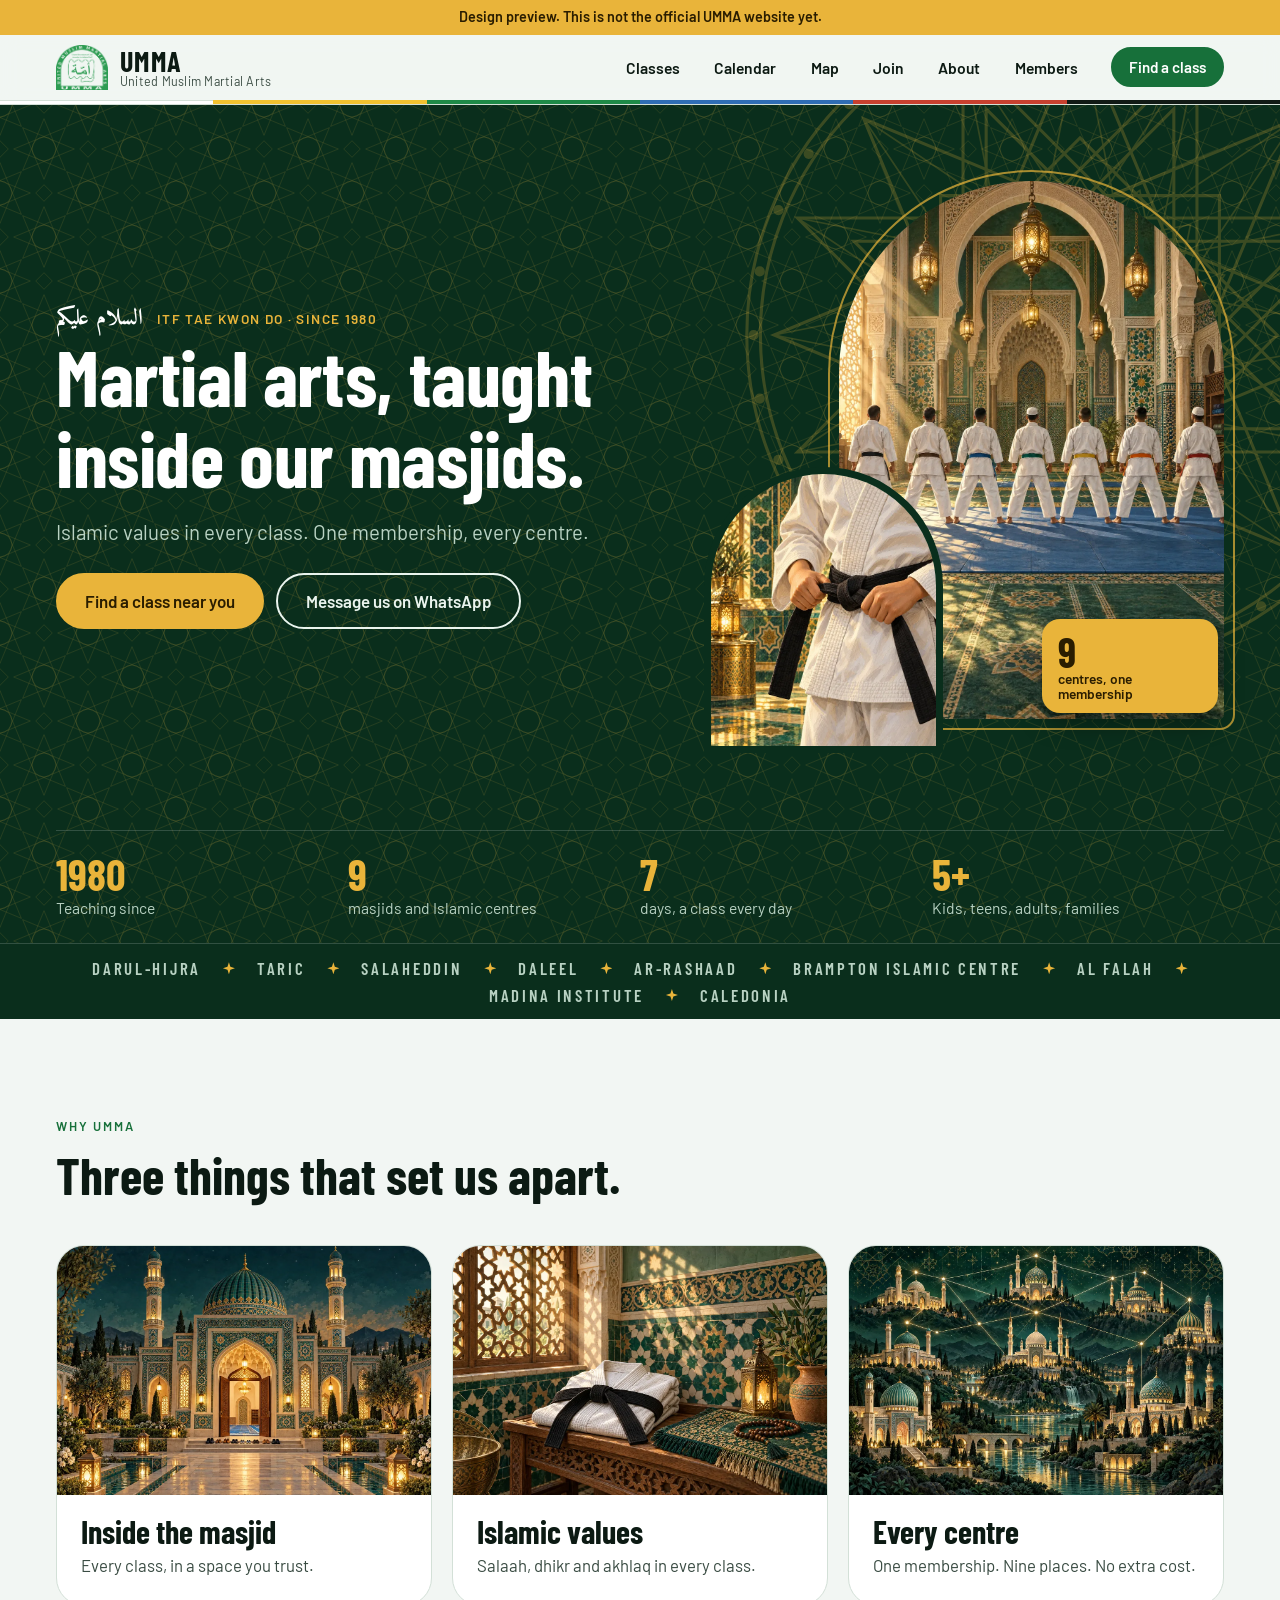
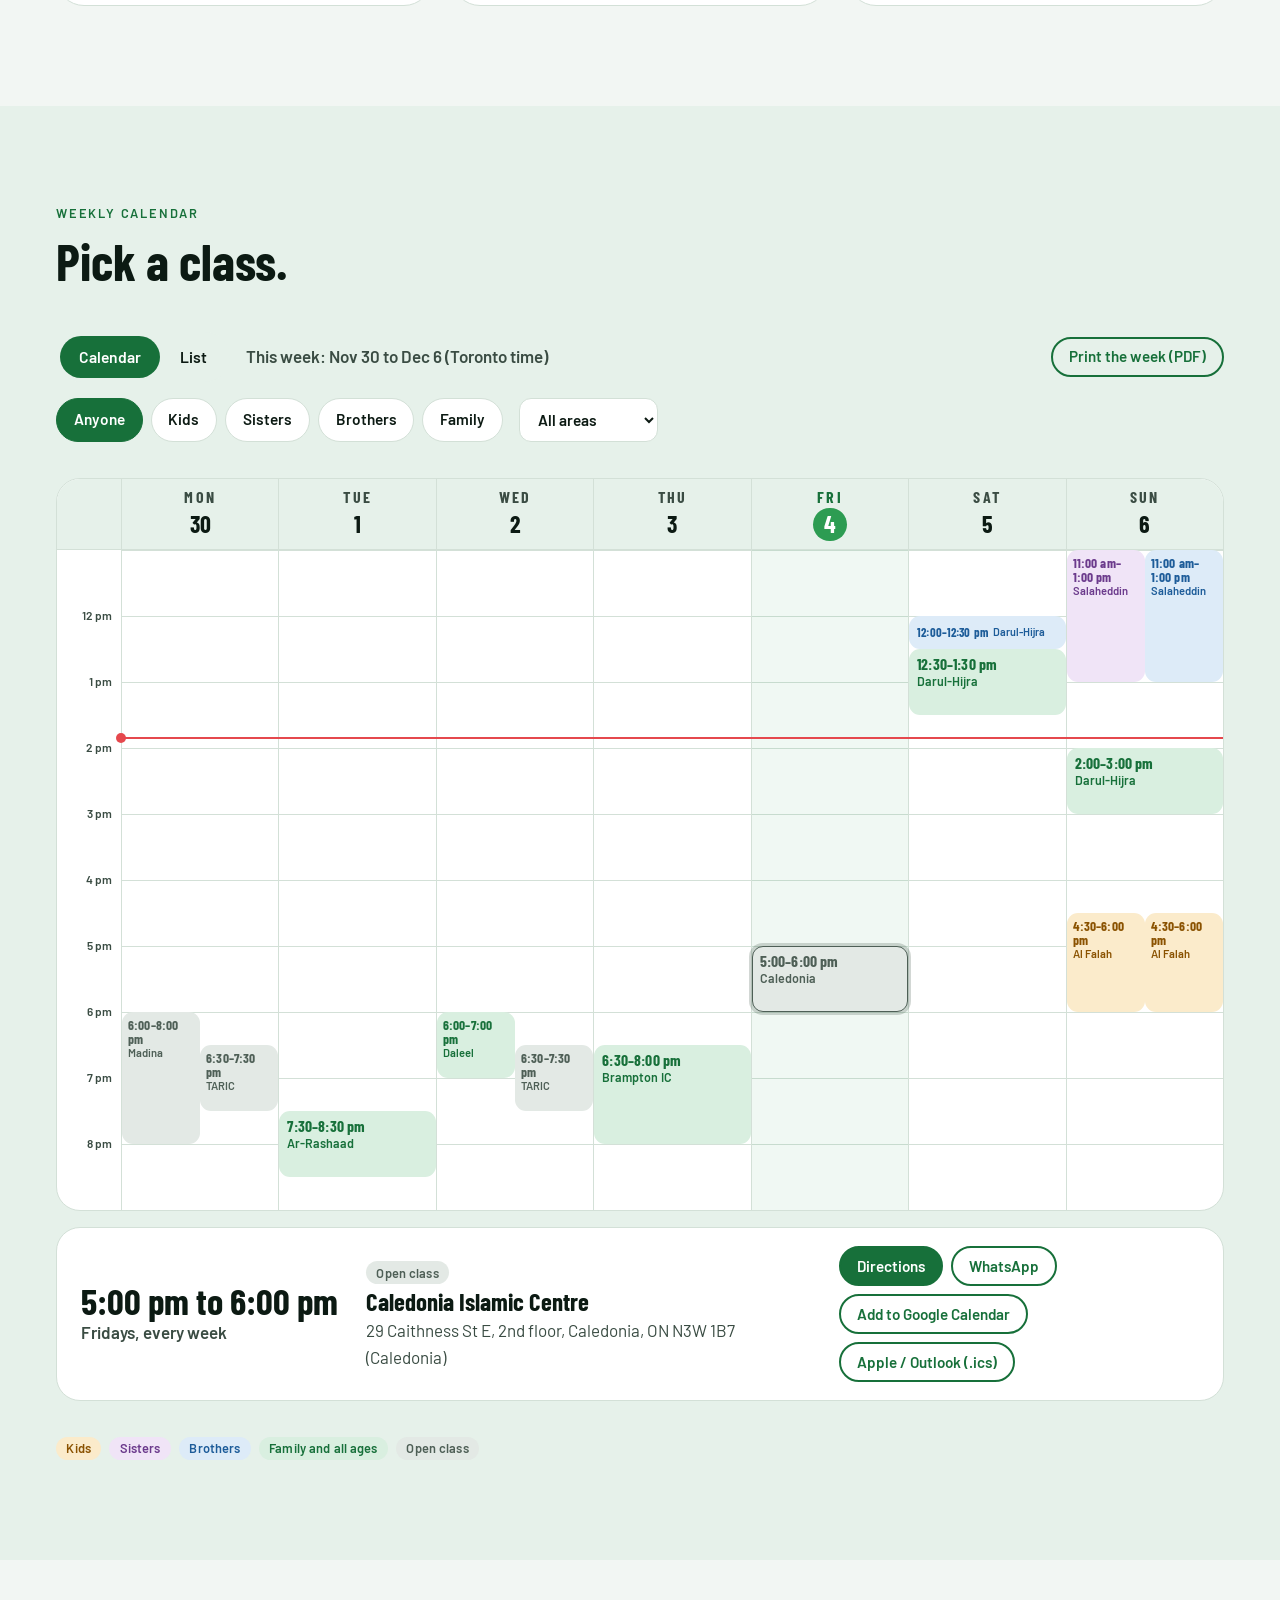
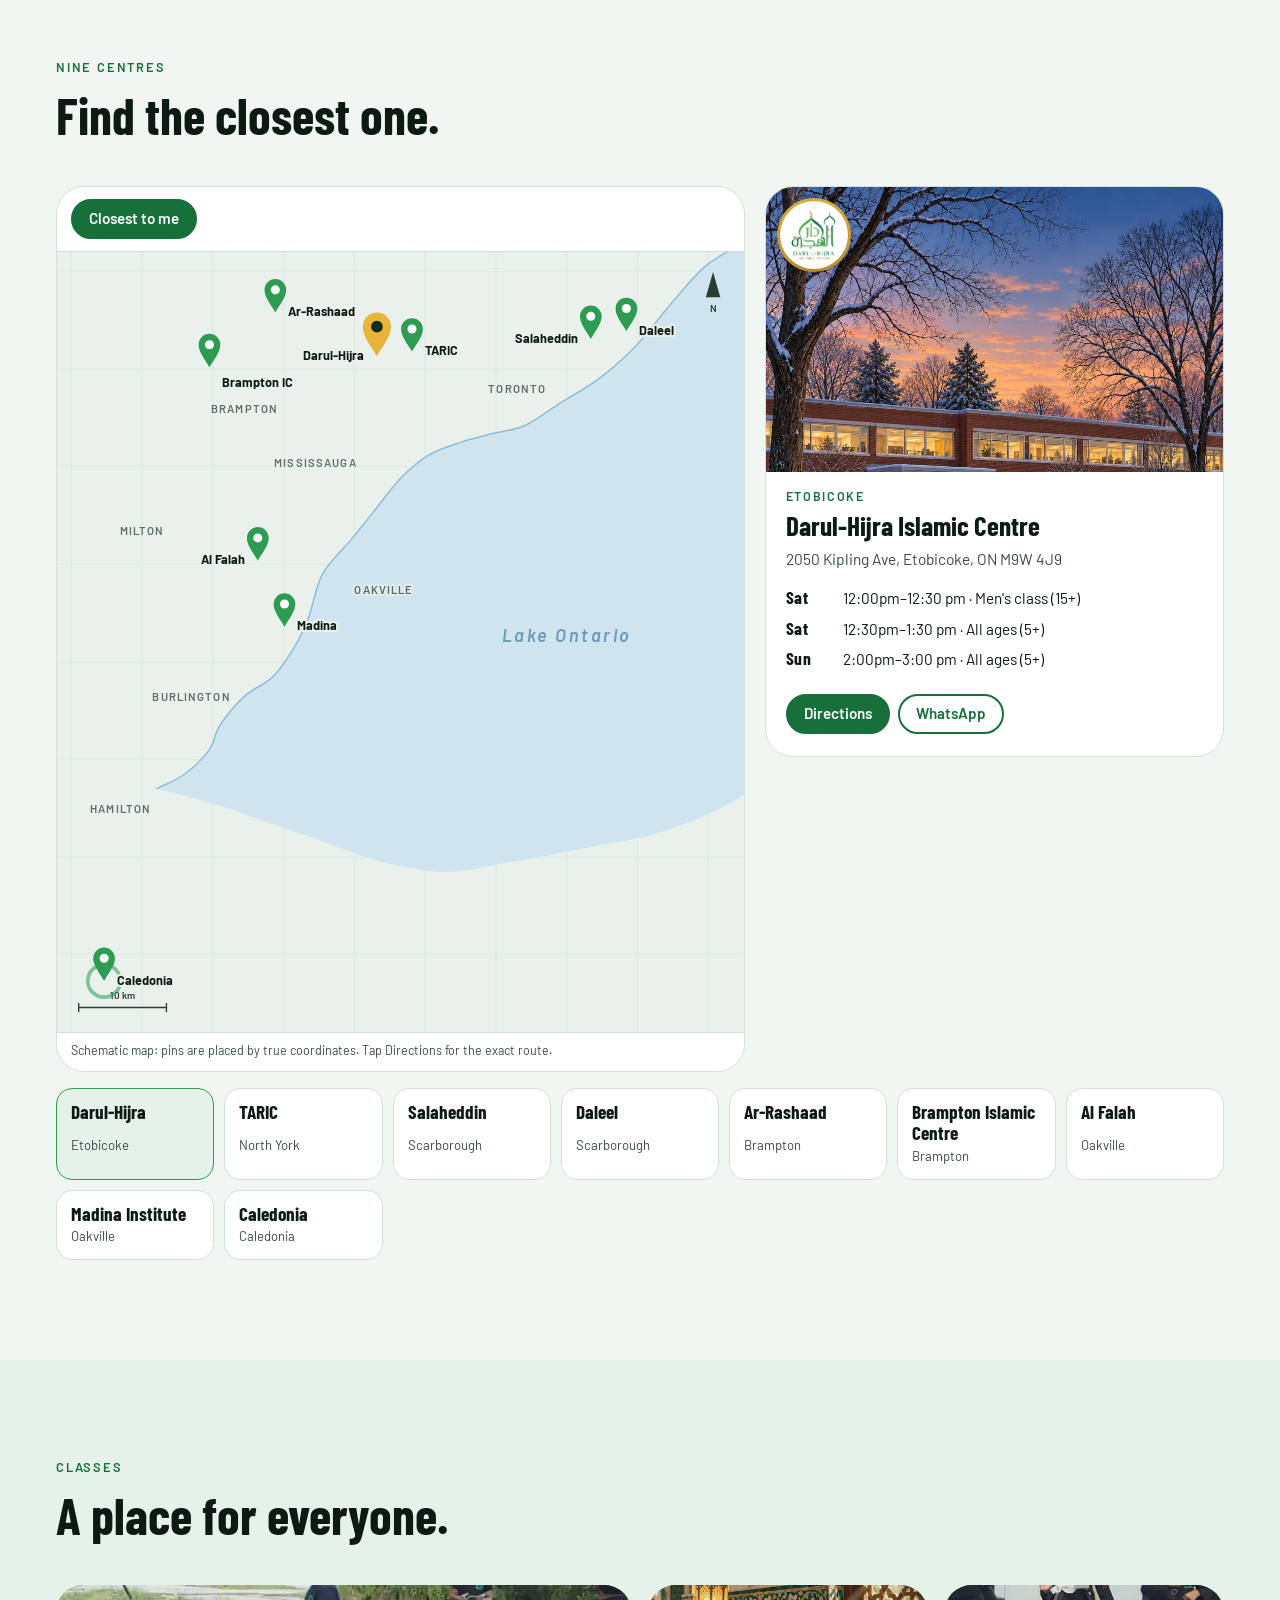
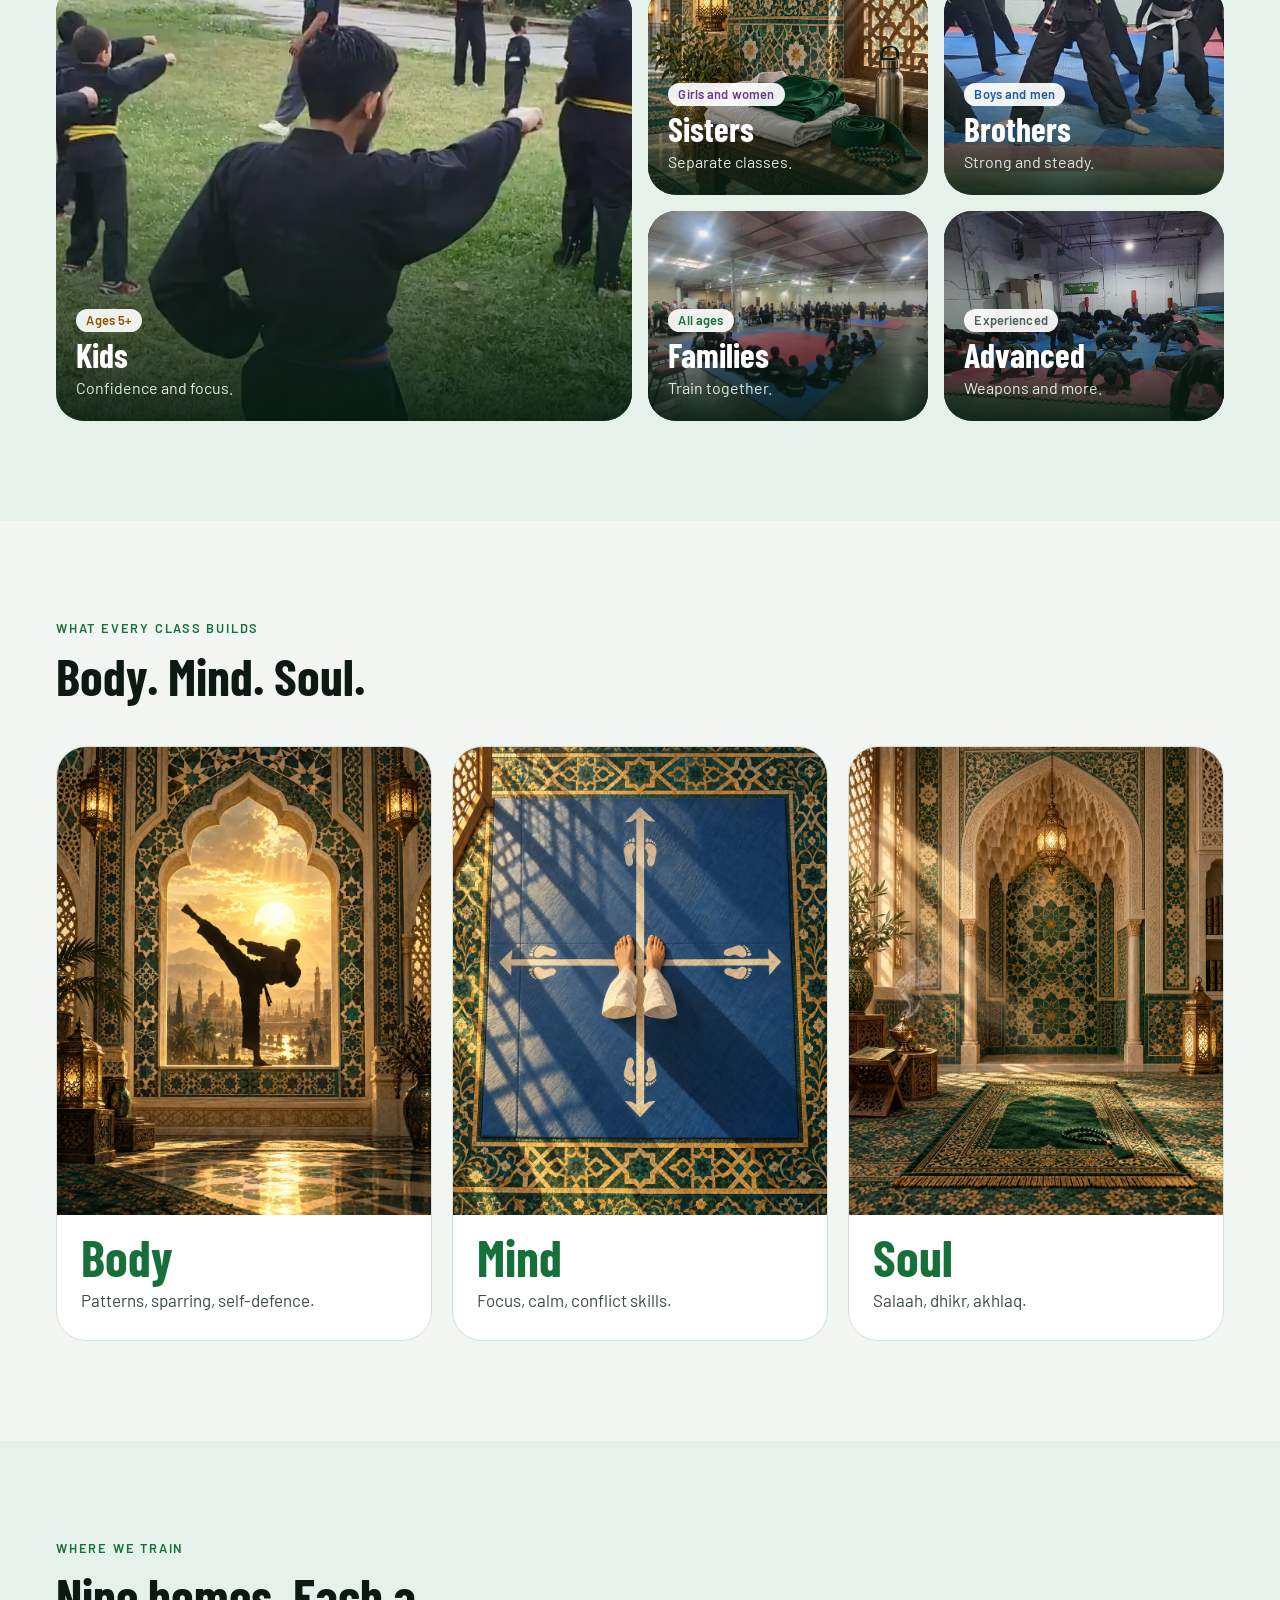
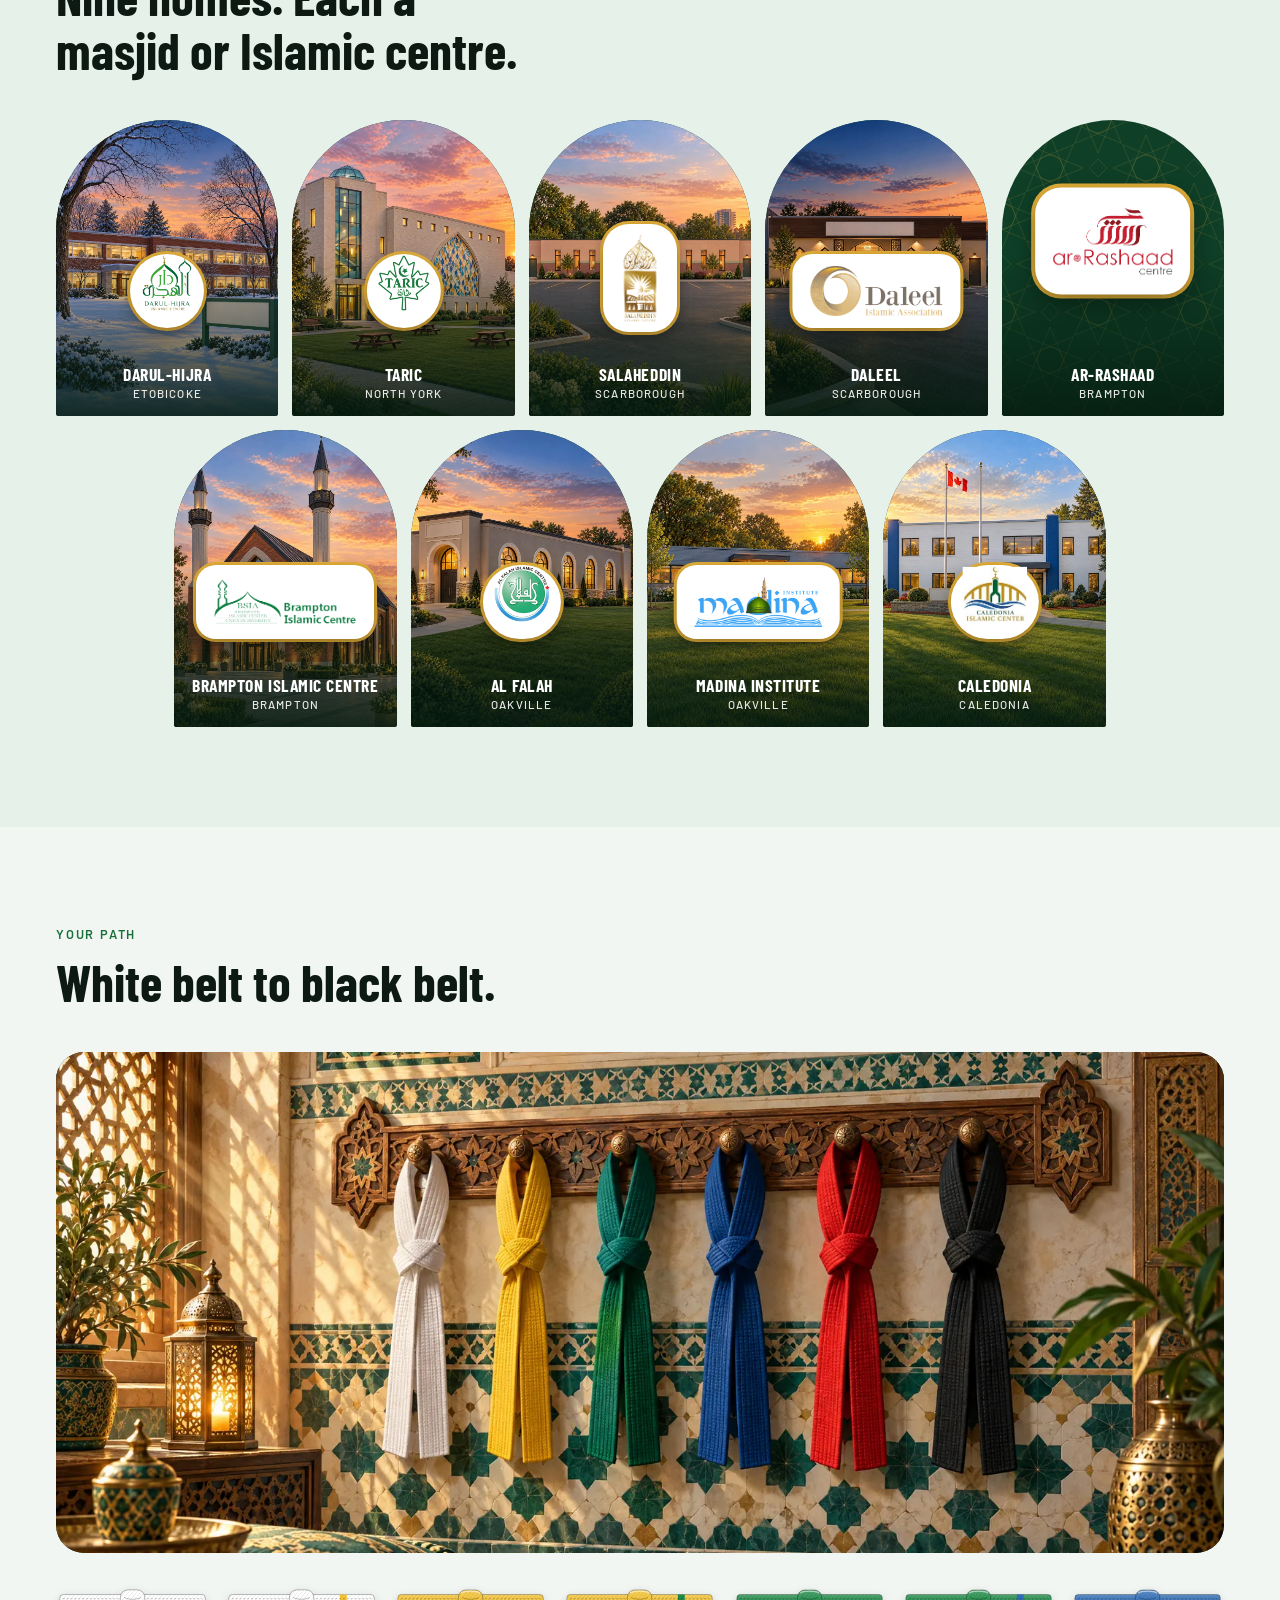
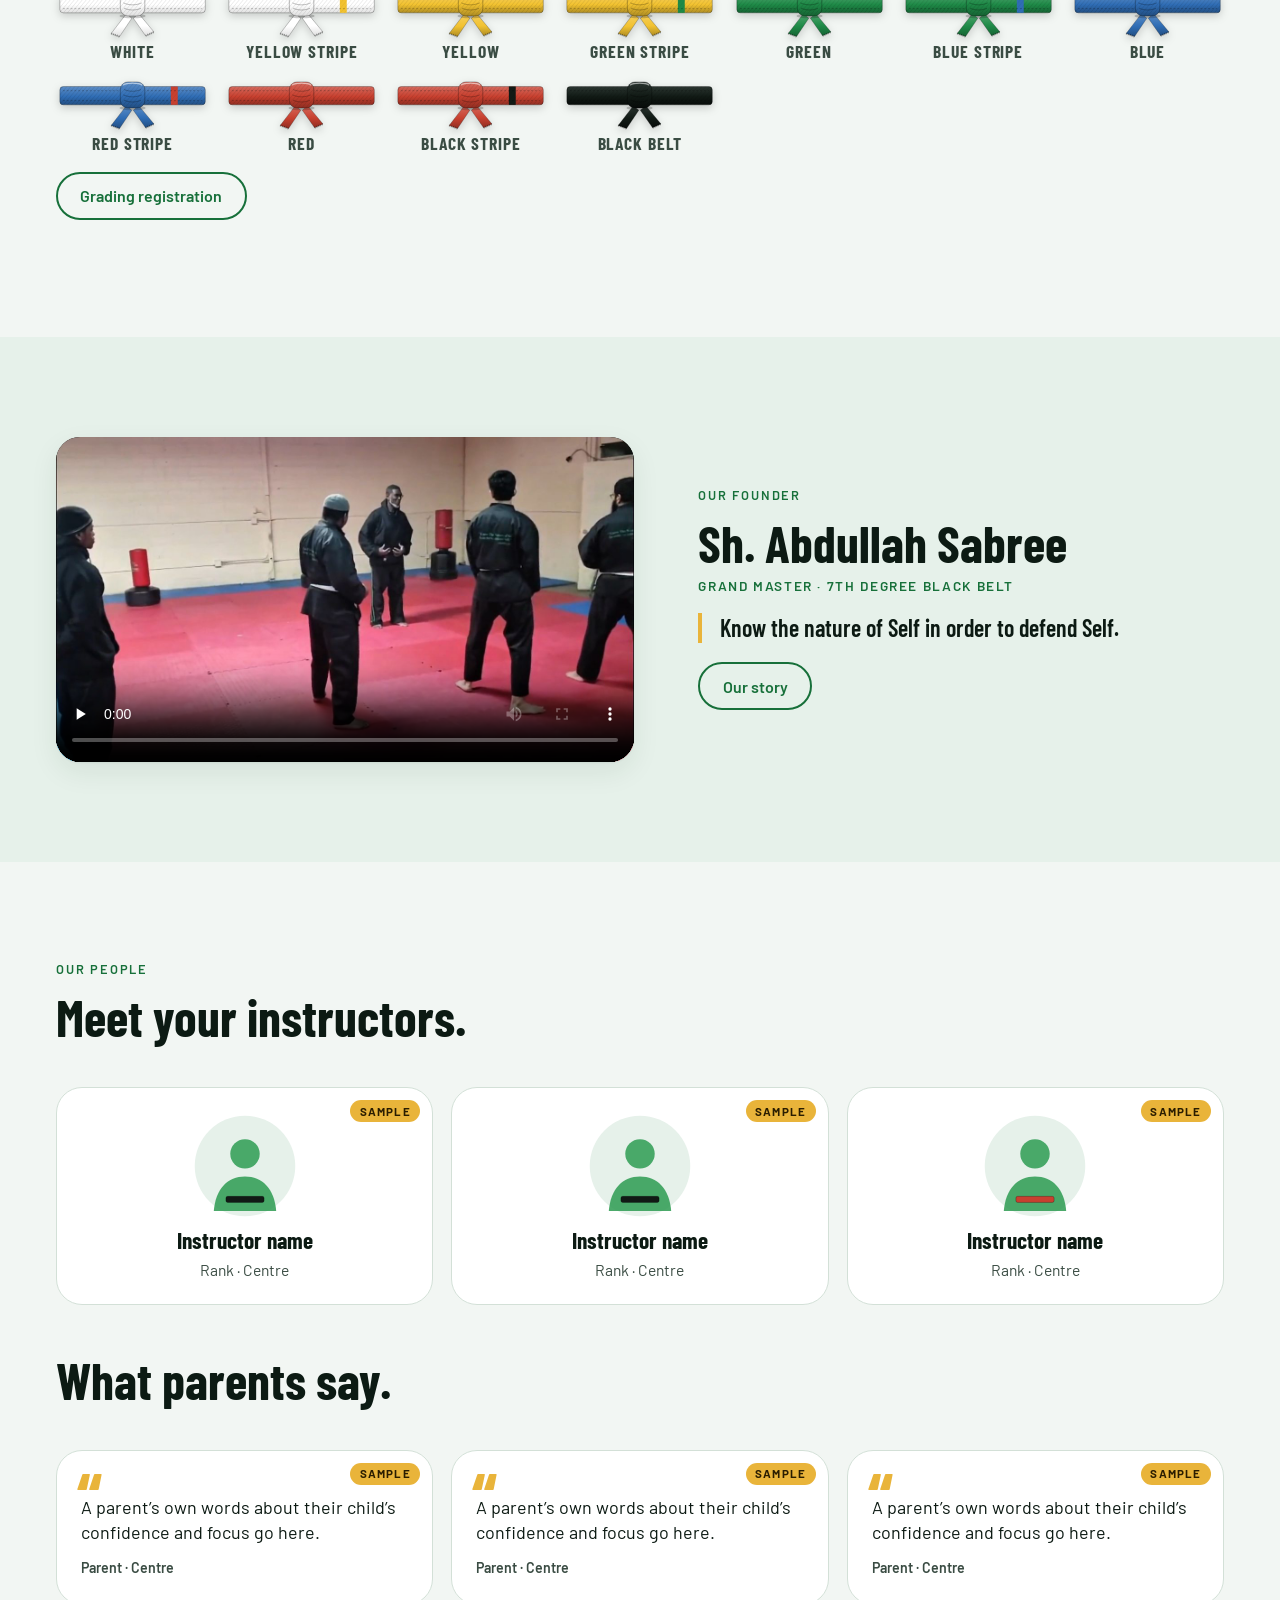
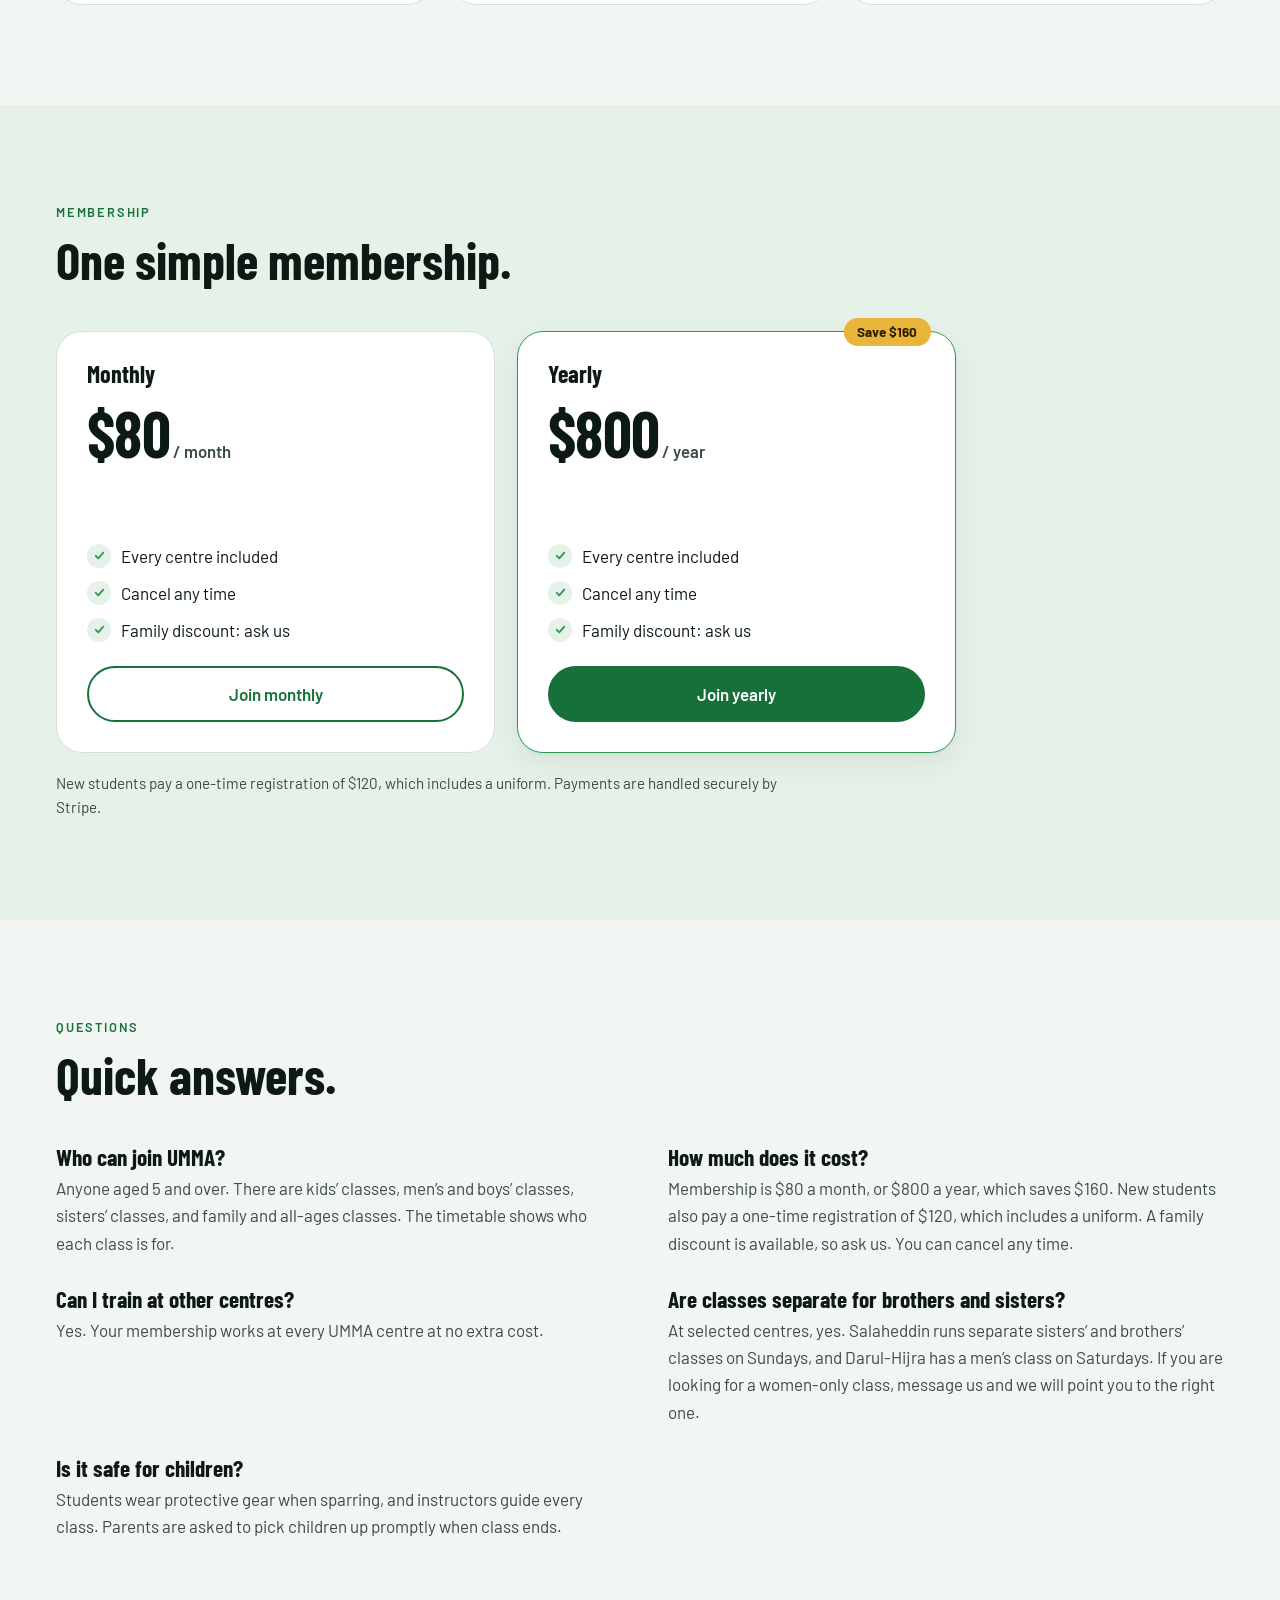
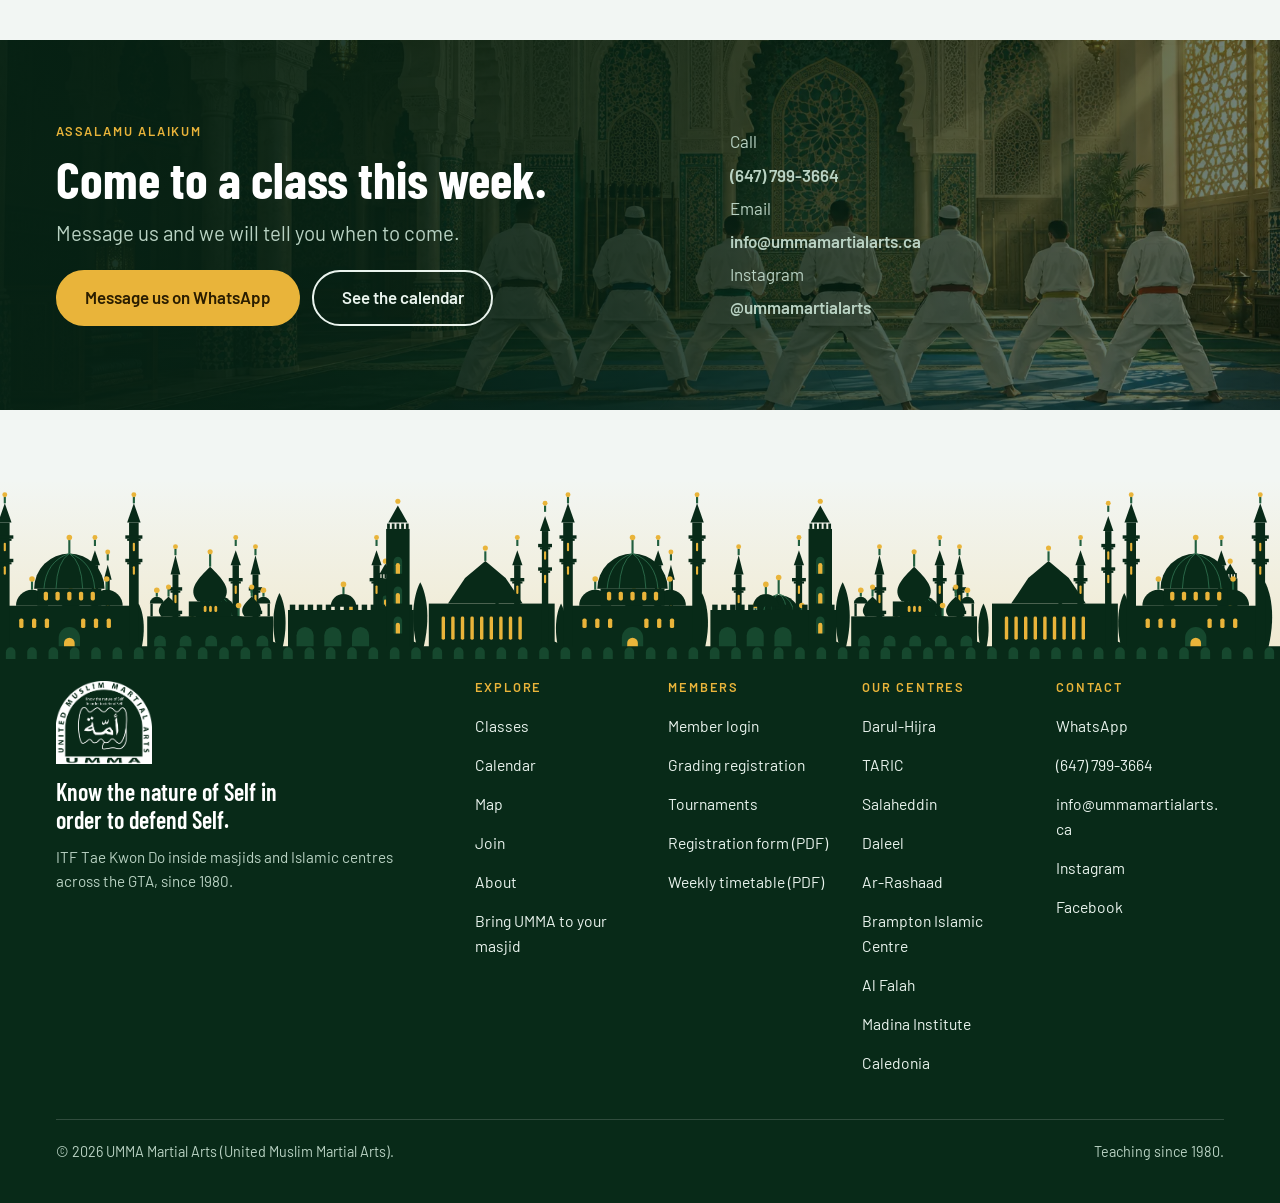
<file: index.html>
<!doctype html>
<html lang="en">
<head>
<meta charset="utf-8">
<meta name="viewport" content="width=device-width, initial-scale=1, viewport-fit=cover">
<title>UMMA Martial Arts | Muslim martial arts classes in Etobicoke, Brampton, Scarborough and Oakville</title>
<meta name="description" content="ITF Tae Kwon Do for Muslim families, taught inside nine masjids and Islamic centres across the GTA. Weekly calendar, map of every centre, and one membership that works everywhere.">
<meta name="robots" content="noindex, nofollow">
<link rel="canonical" href="https://sales580.github.io/umma-martial-arts-redesign/">
<meta name="theme-color" content="#0A2E1C">
<meta property="og:type" content="website">
<meta property="og:site_name" content="UMMA Martial Arts">
<meta property="og:title" content="UMMA Martial Arts | Muslim martial arts classes in Etobicoke, Brampton, Scarborough and Oakville">
<meta property="og:description" content="ITF Tae Kwon Do for Muslim families, taught inside nine masjids and Islamic centres across the GTA. Weekly calendar, map of every centre, and one membership that works everywhere.">
<meta property="og:url" content="https://sales580.github.io/umma-martial-arts-redesign/">
<meta property="og:image" content="https://sales580.github.io/umma-martial-arts-redesign/og-image.jpg">
<meta name="twitter:card" content="summary_large_image">
<link rel="icon" type="image/png" href="favicon-64.png">
<link rel="apple-touch-icon" href="apple-touch-icon.png">
<link rel="preconnect" href="https://fonts.googleapis.com"><link rel="preconnect" href="https://fonts.gstatic.com" crossorigin><link href="https://fonts.googleapis.com/css2?family=Amiri:wght@400&family=Barlow+Condensed:wght@600;700&family=Barlow:wght@400;500;600&display=swap" rel="stylesheet">
<link rel="stylesheet" href="site.css">
<script type="application/ld+json">{"@context": "https://schema.org", "@graph": [{"@type": "SportsOrganization", "@id": "https://sales580.github.io/umma-martial-arts-redesign/#org", "name": "UMMA Martial Arts", "alternateName": "United Muslim Martial Arts", "url": "https://sales580.github.io/umma-martial-arts-redesign/", "logo": "https://sales580.github.io/umma-martial-arts-redesign/umma-logo-green.png", "foundingDate": "1980", "telephone": "+1-647-799-3664", "email": "info@ummamartialarts.ca", "sameAs": ["https://www.instagram.com/ummamartialarts/", "https://www.facebook.com/ummamartialarts"], "description": "ITF Tae Kwon Do for Muslim families, taught inside masjids and Islamic centres across the GTA since 1980."}, {"@type": "SportsActivityLocation", "name": "UMMA Martial Arts at Darul-Hijra Islamic Centre", "url": "https://sales580.github.io/umma-martial-arts-redesign/map.html#darulhijra", "telephone": "+1-647-799-3664", "address": {"@type": "PostalAddress", "streetAddress": "2050 Kipling Ave", "addressLocality": "Etobicoke", "addressRegion": "ON", "postalCode": "M9W 4J9", "addressCountry": "CA"}, "geo": {"@type": "GeoCoordinates", "latitude": 43.713455, "longitude": -79.568149}, "openingHoursSpecification": [{"@type": "OpeningHoursSpecification", "dayOfWeek": "Saturday", "opens": "12:00", "closes": "12:30"}, {"@type": "OpeningHoursSpecification", "dayOfWeek": "Saturday", "opens": "12:30", "closes": "13:30"}, {"@type": "OpeningHoursSpecification", "dayOfWeek": "Sunday", "opens": "14:00", "closes": "15:00"}], "parentOrganization": {"@id": "https://sales580.github.io/umma-martial-arts-redesign/#org"}}, {"@type": "SportsActivityLocation", "name": "UMMA Martial Arts at TARIC Islamic Centre", "url": "https://sales580.github.io/umma-martial-arts-redesign/map.html#taric", "telephone": "+1-647-799-3664", "address": {"@type": "PostalAddress", "streetAddress": "99 Beverly Hills Dr", "addressLocality": "North York", "addressRegion": "ON", "postalCode": "M3L 1A2", "addressCountry": "CA"}, "geo": {"@type": "GeoCoordinates", "latitude": 43.7179693, "longitude": -79.5186412}, "openingHoursSpecification": [{"@type": "OpeningHoursSpecification", "dayOfWeek": "Monday", "opens": "18:30", "closes": "19:30"}, {"@type": "OpeningHoursSpecification", "dayOfWeek": "Wednesday", "opens": "18:30", "closes": "19:30"}], "parentOrganization": {"@id": "https://sales580.github.io/umma-martial-arts-redesign/#org"}}, {"@type": "SportsActivityLocation", "name": "UMMA Martial Arts at Salaheddin Islamic Centre", "url": "https://sales580.github.io/umma-martial-arts-redesign/map.html#salaheddin", "telephone": "+1-647-799-3664", "address": {"@type": "PostalAddress", "streetAddress": "741 Kennedy Rd", "addressLocality": "Scarborough", "addressRegion": "ON", "postalCode": "M1K 2C6", "addressCountry": "CA"}, "geo": {"@type": "GeoCoordinates", "latitude": 43.730917, "longitude": -79.266082}, "openingHoursSpecification": [{"@type": "OpeningHoursSpecification", "dayOfWeek": "Sunday", "opens": "11:00", "closes": "13:00"}, {"@type": "OpeningHoursSpecification", "dayOfWeek": "Sunday", "opens": "11:00", "closes": "13:00"}], "parentOrganization": {"@id": "https://sales580.github.io/umma-martial-arts-redesign/#org"}}, {"@type": "SportsActivityLocation", "name": "UMMA Martial Arts at Daleel Islamic Association", "url": "https://sales580.github.io/umma-martial-arts-redesign/map.html#daleel", "telephone": "+1-647-799-3664", "address": {"@type": "PostalAddress", "streetAddress": "3545 Kingston Rd, Lower Level", "addressLocality": "Scarborough", "addressRegion": "ON", "postalCode": "M1M 1R6", "addressCountry": "CA"}, "geo": {"@type": "GeoCoordinates", "latitude": 43.738956, "longitude": -79.215788}, "openingHoursSpecification": [{"@type": "OpeningHoursSpecification", "dayOfWeek": "Wednesday", "opens": "18:00", "closes": "19:00"}], "parentOrganization": {"@id": "https://sales580.github.io/umma-martial-arts-redesign/#org"}}, {"@type": "SportsActivityLocation", "name": "UMMA Martial Arts at Ar-Rashaad Centre", "url": "https://sales580.github.io/umma-martial-arts-redesign/map.html#arrashaad", "telephone": "+1-647-799-3664", "address": {"@type": "PostalAddress", "streetAddress": "18 Automatic Rd #2", "addressLocality": "Brampton", "addressRegion": "ON", "postalCode": "L6S 5N5", "addressCountry": "CA"}, "geo": {"@type": "GeoCoordinates", "latitude": 43.758041, "longitude": -79.711597}, "openingHoursSpecification": [{"@type": "OpeningHoursSpecification", "dayOfWeek": "Tuesday", "opens": "19:30", "closes": "20:30"}], "parentOrganization": {"@id": "https://sales580.github.io/umma-martial-arts-redesign/#org"}}, {"@type": "SportsActivityLocation", "name": "UMMA Martial Arts at Brampton Islamic Centre", "url": "https://sales580.github.io/umma-martial-arts-redesign/map.html#bic", "telephone": "+1-647-799-3664", "address": {"@type": "PostalAddress", "streetAddress": "6 Lowry Dr", "addressLocality": "Brampton", "addressRegion": "ON", "postalCode": "L7A 1C4", "addressCountry": "CA"}, "geo": {"@type": "GeoCoordinates", "latitude": 43.701855, "longitude": -79.80469}, "openingHoursSpecification": [{"@type": "OpeningHoursSpecification", "dayOfWeek": "Thursday", "opens": "18:30", "closes": "20:00"}], "parentOrganization": {"@id": "https://sales580.github.io/umma-martial-arts-redesign/#org"}}, {"@type": "SportsActivityLocation", "name": "UMMA Martial Arts at Al Falah Islamic Centre", "url": "https://sales580.github.io/umma-martial-arts-redesign/map.html#alfalah", "telephone": "+1-647-799-3664", "address": {"@type": "PostalAddress", "streetAddress": "391 Burnhamthorpe Rd E", "addressLocality": "Oakville", "addressRegion": "ON", "postalCode": "L6H 7B4", "addressCountry": "CA"}, "geo": {"@type": "GeoCoordinates", "latitude": 43.50394, "longitude": -79.736395}, "openingHoursSpecification": [{"@type": "OpeningHoursSpecification", "dayOfWeek": "Sunday", "opens": "16:30", "closes": "18:00"}, {"@type": "OpeningHoursSpecification", "dayOfWeek": "Sunday", "opens": "16:30", "closes": "18:00"}], "parentOrganization": {"@id": "https://sales580.github.io/umma-martial-arts-redesign/#org"}}, {"@type": "SportsActivityLocation", "name": "UMMA Martial Arts at Madina Institute – Canada", "url": "https://sales580.github.io/umma-martial-arts-redesign/map.html#madina", "telephone": "+1-647-799-3664", "address": {"@type": "PostalAddress", "streetAddress": "520 Speers Rd", "addressLocality": "Oakville", "addressRegion": "ON", "postalCode": "L6K 2G3", "addressCountry": "CA"}, "geo": {"@type": "GeoCoordinates", "latitude": 43.4361618, "longitude": -79.6987111}, "openingHoursSpecification": [{"@type": "OpeningHoursSpecification", "dayOfWeek": "Monday", "opens": "18:00", "closes": "20:00"}], "parentOrganization": {"@id": "https://sales580.github.io/umma-martial-arts-redesign/#org"}}, {"@type": "SportsActivityLocation", "name": "UMMA Martial Arts at Caledonia Islamic Centre", "url": "https://sales580.github.io/umma-martial-arts-redesign/map.html#caledonia", "telephone": "+1-647-799-3664", "address": {"@type": "PostalAddress", "streetAddress": "29 Caithness St E, 2nd floor", "addressLocality": "Caledonia", "addressRegion": "ON", "postalCode": "N3W 1B7", "addressCountry": "CA"}, "geo": {"@type": "GeoCoordinates", "latitude": 43.0732647, "longitude": -79.9535186}, "openingHoursSpecification": [{"@type": "OpeningHoursSpecification", "dayOfWeek": "Friday", "opens": "17:00", "closes": "18:00"}], "parentOrganization": {"@id": "https://sales580.github.io/umma-martial-arts-redesign/#org"}}, {"@type": "FAQPage", "mainEntity": [{"@type": "Question", "name": "Who can join UMMA?", "acceptedAnswer": {"@type": "Answer", "text": "Anyone aged 5 and over. There are kids’ classes, men’s and boys’ classes, sisters’ classes, and family and all-ages classes. The timetable shows who each class is for."}}, {"@type": "Question", "name": "Do I need any experience?", "acceptedAnswer": {"@type": "Answer", "text": "No. New students start at white belt and learn step by step."}}, {"@type": "Question", "name": "How much does it cost?", "acceptedAnswer": {"@type": "Answer", "text": "Membership is $80 a month, or $800 a year, which saves $160. New students also pay a one-time registration of $120, which includes a uniform. A family discount is available, so ask us. You can cancel any time."}}, {"@type": "Question", "name": "Can I train at other centres?", "acceptedAnswer": {"@type": "Answer", "text": "Yes. Your membership works at every UMMA centre at no extra cost."}}, {"@type": "Question", "name": "Are classes separate for brothers and sisters?", "acceptedAnswer": {"@type": "Answer", "text": "At selected centres, yes. Salaheddin runs separate sisters’ and brothers’ classes on Sundays, and Darul-Hijra has a men’s class on Saturdays. If you are looking for a women-only class, message us and we will point you to the right one."}}, {"@type": "Question", "name": "What do you teach?", "acceptedAnswer": {"@type": "Answer", "text": "ITF Tae Kwon Do: traditional patterns, sparring and self-defence, with weapons classes at Darul-Hijra. Islamic values run through every class, including salaah, dhikr, akhlaq and balance."}}, {"@type": "Question", "name": "Is it safe for children?", "acceptedAnswer": {"@type": "Answer", "text": "Students wear protective gear when sparring, and instructors guide every class. Parents are asked to pick children up promptly when class ends."}}, {"@type": "Question", "name": "How do gradings work?", "acceptedAnswer": {"@type": "Answer", "text": "Students move through the belt levels with their instructor. Members register for each grading group online on the Members page."}}]}]}</script>
</head>
<body>
<script>document.documentElement.classList.add("js")</script>
<a class="skip" href="#main">Skip to content</a>
<div class="preview-bar" role="note">Design preview. This is not the official UMMA website yet.</div>
<header class="site-header">
  <div class="wrap bar">
    <a class="brand" href="index.html" aria-label="UMMA Martial Arts, home">
      <img class="brand-logo" src="umma-logo-green.png" width="52" height="45" alt="">
      <span class="brand-text"><strong>UMMA</strong><span>United Muslim Martial Arts</span></span>
    </a>
    <nav class="nav" aria-label="Main"><a href="classes.html">Classes</a><a href="schedule.html">Calendar</a><a href="map.html">Map</a><a href="join.html">Join</a><a href="about.html">About</a><a href="members.html">Members</a></nav>
    <a class="btn btn-sm hide-sm" href="schedule.html">Find a class</a>
  </div>
  <div class="beltbar" aria-hidden="true"><i></i><i></i><i></i><i></i><i></i><i></i></div>
</header>
<main id="main">

<section class="hero on-deep" aria-labelledby="h1">
  <div class="hero-orn" aria-hidden="true"><svg class="orn" viewBox="0 0 200 200" aria-hidden="true"><circle cx="100" cy="100" r="98" class="orn-ring"/><circle cx="100" cy="100" r="94" class="orn-ring"/><circle cx="196.0" cy="100.0" r="1.5" class="orn-dot"/><circle cx="194.2" cy="118.7" r="1.5" class="orn-dot"/><circle cx="188.7" cy="136.7" r="1.5" class="orn-dot"/><circle cx="179.8" cy="153.3" r="1.5" class="orn-dot"/><circle cx="167.9" cy="167.9" r="1.5" class="orn-dot"/><circle cx="153.3" cy="179.8" r="1.5" class="orn-dot"/><circle cx="136.7" cy="188.7" r="1.5" class="orn-dot"/><circle cx="118.7" cy="194.2" r="1.5" class="orn-dot"/><circle cx="100.0" cy="196.0" r="1.5" class="orn-dot"/><circle cx="81.3" cy="194.2" r="1.5" class="orn-dot"/><circle cx="63.3" cy="188.7" r="1.5" class="orn-dot"/><circle cx="46.7" cy="179.8" r="1.5" class="orn-dot"/><circle cx="32.1" cy="167.9" r="1.5" class="orn-dot"/><circle cx="20.2" cy="153.3" r="1.5" class="orn-dot"/><circle cx="11.3" cy="136.7" r="1.5" class="orn-dot"/><circle cx="5.8" cy="118.7" r="1.5" class="orn-dot"/><circle cx="4.0" cy="100.0" r="1.5" class="orn-dot"/><circle cx="5.8" cy="81.3" r="1.5" class="orn-dot"/><circle cx="11.3" cy="63.3" r="1.5" class="orn-dot"/><circle cx="20.2" cy="46.7" r="1.5" class="orn-dot"/><circle cx="32.1" cy="32.1" r="1.5" class="orn-dot"/><circle cx="46.7" cy="20.2" r="1.5" class="orn-dot"/><circle cx="63.3" cy="11.3" r="1.5" class="orn-dot"/><circle cx="81.3" cy="5.8" r="1.5" class="orn-dot"/><circle cx="100.0" cy="4.0" r="1.5" class="orn-dot"/><circle cx="118.7" cy="5.8" r="1.5" class="orn-dot"/><circle cx="136.7" cy="11.3" r="1.5" class="orn-dot"/><circle cx="153.3" cy="20.2" r="1.5" class="orn-dot"/><circle cx="167.9" cy="32.1" r="1.5" class="orn-dot"/><circle cx="179.8" cy="46.7" r="1.5" class="orn-dot"/><circle cx="188.7" cy="63.3" r="1.5" class="orn-dot"/><circle cx="194.2" cy="81.3" r="1.5" class="orn-dot"/><path d="M100.0 10.0 L163.6 163.6 L10.0 100.0 L163.6 36.4 L100.0 190.0 L36.4 36.4 L190.0 100.0 L36.4 163.6 Z M134.4 16.9 L134.4 183.1 L16.9 65.6 L183.1 65.6 L65.6 183.1 L65.6 16.9 L183.1 134.4 L16.9 134.4 Z" class="orn-star"/><path d="M100.0 10.0 L134.4 183.1 L36.4 36.4 L183.1 134.4 L10.0 100.0 L183.1 65.6 L36.4 163.6 L134.4 16.9 L100.0 190.0 L65.6 16.9 L163.6 163.6 L16.9 65.6 L190.0 100.0 L16.9 134.4 L163.6 36.4 L65.6 183.1 Z" class="orn-star thin"/><path d="M127.6 33.5 L127.6 166.5 L33.5 72.4 L166.5 72.4 L72.4 166.5 L72.4 33.5 L166.5 127.6 L33.5 127.6 Z" class="orn-star"/><path d="M100.0 42.0 L158.0 100.0 L100.0 158.0 L42.0 100.0 Z M141.0 59.0 L141.0 141.0 L59.0 141.0 L59.0 59.0 Z" class="orn-star"/><path d="M100.0 54.0 L142.5 117.6 L67.5 132.5 L82.4 57.5 L146.0 100.0 L82.4 142.5 L67.5 67.5 L142.5 82.4 L100.0 146.0 L57.5 82.4 L132.5 67.5 L117.6 142.5 L54.0 100.0 L117.6 57.5 L132.5 132.5 L57.5 117.6 Z" class="orn-star thin"/><path d="M122.0 100.0Q133.3 106.6 140.0 100.0Q133.3 93.4 122.0 100.0z" class="orn-star thin"/><path d="M120.3 108.4Q128.3 118.9 137.0 115.3Q133.3 106.6 120.3 108.4z" class="orn-star thin"/><path d="M115.6 115.6Q118.9 128.3 128.3 128.3Q128.3 118.9 115.6 115.6z" class="orn-star thin"/><path d="M108.4 120.3Q106.6 133.3 115.3 137.0Q118.9 128.3 108.4 120.3z" class="orn-star thin"/><path d="M100.0 122.0Q93.4 133.3 100.0 140.0Q106.6 133.3 100.0 122.0z" class="orn-star thin"/><path d="M91.6 120.3Q81.1 128.3 84.7 137.0Q93.4 133.3 91.6 120.3z" class="orn-star thin"/><path d="M84.4 115.6Q71.7 118.9 71.7 128.3Q81.1 128.3 84.4 115.6z" class="orn-star thin"/><path d="M79.7 108.4Q66.7 106.6 63.0 115.3Q71.7 118.9 79.7 108.4z" class="orn-star thin"/><path d="M78.0 100.0Q66.7 93.4 60.0 100.0Q66.7 106.6 78.0 100.0z" class="orn-star thin"/><path d="M79.7 91.6Q71.7 81.1 63.0 84.7Q66.7 93.4 79.7 91.6z" class="orn-star thin"/><path d="M84.4 84.4Q81.1 71.7 71.7 71.7Q71.7 81.1 84.4 84.4z" class="orn-star thin"/><path d="M91.6 79.7Q93.4 66.7 84.7 63.0Q81.1 71.7 91.6 79.7z" class="orn-star thin"/><path d="M100.0 78.0Q106.6 66.7 100.0 60.0Q93.4 66.7 100.0 78.0z" class="orn-star thin"/><path d="M108.4 79.7Q118.9 71.7 115.3 63.0Q106.6 66.7 108.4 79.7z" class="orn-star thin"/><path d="M115.6 84.4Q128.3 81.1 128.3 71.7Q118.9 71.7 115.6 84.4z" class="orn-star thin"/><path d="M120.3 91.6Q133.3 93.4 137.0 84.7Q128.3 81.1 120.3 91.6z" class="orn-star thin"/><circle cx="100" cy="100" r="22" class="orn-ring"/><circle cx="100" cy="100" r="12" class="orn-ring"/><path d="M100.0 88.0 L108.5 108.5 L88.0 100.0 L108.5 91.5 L100.0 112.0 L91.5 91.5 L112.0 100.0 L91.5 108.5 Z" class="orn-star"/><circle cx="100" cy="100" r="3" class="orn-dot"/></svg></div>
  <div class="wrap hero-grid">
    <div class="hero-copy">
      <p class="hero-eyebrow"><span class="ar" lang="ar" dir="rtl" aria-hidden="true">السلام عليكم</span><span class="sr">Assalamu alaikum.</span><span>ITF Tae Kwon Do &middot; Since 1980</span></p>
      <h1 id="h1">Martial arts, taught inside our masjids.</h1>
      <p class="lead">Islamic values in every class. One membership, every centre.</p>
      <div class="btn-row"><a class="btn btn-gold btn-lg" href="#calendar">Find a class near you</a><a class="btn btn-ghost btn-lg" href="https://wa.me/16477993664?text=Assalamu%20alaikum%2C%20I%20would%20like%20to%20ask%20about%20UMMA%20classes." target="_blank" rel="noopener">Message us on WhatsApp</a></div>
    </div>
    <div class="hero-art">
      <div class="arch arch-lg"><img src="art-hero.webp" width="1100" height="1467" alt="Seven students in white uniforms stand in a row in a masjid hall, seen from behind (illustration)" fetchpriority="high"></div>
      <div class="arch arch-sm"><img src="art-belt-hands.webp" width="640" height="800" alt="Hands tying a black belt around a white uniform (illustration)"></div>
      <div class="hero-badge"><b>9</b><span>centres, one membership</span></div>
    </div>
  </div>
  <div class="wrap"><div class="facts">
    <div class="fact"><b>1980</b><span>Teaching since</span></div>
    <div class="fact"><b>9</b><span>masjids and Islamic centres</span></div>
    <div class="fact"><b>7</b><span>days, a class every day</span></div>
    <div class="fact"><b>5+</b><span>Kids, teens, adults, families</span></div>
  </div></div>
</section>
<div class="strip" aria-hidden="true"><ul><li>Darul-Hijra</li><li>TARIC</li><li>Salaheddin</li><li>Daleel</li><li>Ar-Rashaad</li><li>Brampton Islamic Centre</li><li>Al Falah</li><li>Madina Institute</li><li>Caledonia</li></ul></div>
<section class="section" aria-labelledby="why-h"><div class="wrap">
  <div class="section-head"><p class="eyebrow">Why UMMA</p><h2 id="why-h">Three things that set us apart.</h2></div>
  <div class="pillars">
    <article class="pillar"><div class="pillar-img"><img src="art-masjid.webp" width="1200" height="797" alt="A masjid at dusk with its doors open and shoes lined up outside (illustration)" loading="lazy"></div><div class="pillar-txt"><h3>Inside the masjid</h3><p>Every class, in a space you trust.</p></div></article>
    <article class="pillar"><div class="pillar-img"><img src="art-values.webp" width="1200" height="797" alt="A folded uniform with a black belt beside a prayer rug and prayer beads (illustration)" loading="lazy"></div><div class="pillar-txt"><h3>Islamic values</h3><p>Salaah, dhikr and akhlaq in every class.</p></div></article>
    <article class="pillar"><div class="pillar-img"><img src="art-centres.webp" width="1200" height="797" alt="Nine masjids joined by golden lines across a night skyline (illustration)" loading="lazy"></div><div class="pillar-txt"><h3>Every centre</h3><p>One membership. Nine places. No extra cost.</p></div></article>
  </div>
</div></section>
<section class="section section-tint" id="calendar" aria-labelledby="cal-h"><div class="wrap">
  <div class="section-head rv"><p class="eyebrow">Weekly calendar</p><h2 id="cal-h">Pick a class.</h2></div>
  <div class="cal" data-cal>
  <div class="viewbar">
    <div class="viewtabs" role="tablist" aria-label="Calendar view">
      <button type="button" role="tab" id="tab-grid" aria-selected="true" aria-controls="view-grid" data-view="grid">Calendar</button>
      <button type="button" role="tab" id="tab-list" aria-selected="false" aria-controls="view-list" data-view="list">List</button>
    </div>
    <p class="week-range" data-week-range></p>
    <a class="btn btn-sm btn-line" href="UMMA-weekly-timetable.pdf" target="_blank" rel="noopener">Print the week (PDF)</a>
  </div>
  <div class="filters" data-filters hidden>
    <div class="chips" role="group" aria-label="Who is training?"><button class="chip" type="button" data-who-chip="any" aria-pressed="true">Anyone</button><button class="chip" type="button" data-who-chip="kids" aria-pressed="false">Kids</button><button class="chip" type="button" data-who-chip="sisters" aria-pressed="false">Sisters</button><button class="chip" type="button" data-who-chip="brothers" aria-pressed="false">Brothers</button><button class="chip" type="button" data-who-chip="all" aria-pressed="false">Family</button></div>
    <label><span class="sr">Area</span><select id="area-filter" class="area-sel"><option value="">All areas</option><option>Etobicoke</option><option>North York</option><option>Scarborough</option><option>Brampton</option><option>Oakville</option><option>Caledonia</option></select></label>
  </div>
  <div id="view-grid" role="tabpanel" aria-labelledby="tab-grid"><div class="cal-scroll"><div class="cal-in"><div class="cal-head"><div class="cal-corner"></div><div class="cal-day" data-day="1"><b>Mon</b><span class="date" data-date></span></div><div class="cal-day" data-day="2"><b>Tue</b><span class="date" data-date></span></div><div class="cal-day" data-day="3"><b>Wed</b><span class="date" data-date></span></div><div class="cal-day" data-day="4"><b>Thu</b><span class="date" data-date></span></div><div class="cal-day" data-day="5"><b>Fri</b><span class="date" data-date></span></div><div class="cal-day" data-day="6"><b>Sat</b><span class="date" data-date></span></div><div class="cal-day" data-day="7"><b>Sun</b><span class="date" data-date></span></div></div><div class="cal-body"><div class="cal-axis" aria-hidden="true"><span style="top:10.000%">12 pm</span><span style="top:20.000%">1 pm</span><span style="top:30.000%">2 pm</span><span style="top:40.000%">3 pm</span><span style="top:50.000%">4 pm</span><span style="top:60.000%">5 pm</span><span style="top:70.000%">6 pm</span><span style="top:80.000%">7 pm</span><span style="top:90.000%">8 pm</span></div><div class="cal-cols"><div class="cal-col" data-day="1"><button type="button" class="ev t-open" data-id="c1" data-who="open" data-area="Oakville" data-n="2" style="top:70.000%;height:20.000%;left:0.000%;width:50.000%" aria-label="Monday 6:00–8:00 pm, Madina Institute – Canada, Open class"><b>6:00–8:00 pm</b><span>Madina</span></button><button type="button" class="ev t-open" data-id="c2" data-who="open" data-area="North York" data-n="2" style="top:75.000%;height:10.000%;left:50.000%;width:50.000%" aria-label="Monday 6:30–7:30 pm, TARIC Islamic Centre, Open class"><b>6:30–7:30 pm</b><span>TARIC</span></button></div><div class="cal-col" data-day="2"><button type="button" class="ev t-all" data-id="c3" data-who="all kids brothers" data-area="Brampton" data-n="1" style="top:85.000%;height:10.000%;left:0.000%;width:100.000%" aria-label="Tuesday 7:30–8:30 pm, Ar-Rashaad Centre, Family class (5+)"><b>7:30–8:30 pm</b><span>Ar-Rashaad</span></button></div><div class="cal-col" data-day="3"><button type="button" class="ev t-all" data-id="c4" data-who="all kids brothers" data-area="Scarborough" data-n="2" style="top:70.000%;height:10.000%;left:0.000%;width:50.000%" aria-label="Wednesday 6:00–7:00 pm, Daleel Islamic Association, All ages (5+)"><b>6:00–7:00 pm</b><span>Daleel</span></button><button type="button" class="ev t-open" data-id="c5" data-who="open" data-area="North York" data-n="2" style="top:75.000%;height:10.000%;left:50.000%;width:50.000%" aria-label="Wednesday 6:30–7:30 pm, TARIC Islamic Centre, Open class"><b>6:30–7:30 pm</b><span>TARIC</span></button></div><div class="cal-col" data-day="4"><button type="button" class="ev t-all" data-id="c6" data-who="all kids brothers" data-area="Brampton" data-n="1" style="top:75.000%;height:15.000%;left:0.000%;width:100.000%" aria-label="Thursday 6:30–8:00 pm, Brampton Islamic Centre, All ages (5+)"><b>6:30–8:00 pm</b><span>Brampton IC</span></button></div><div class="cal-col" data-day="5"><button type="button" class="ev t-open" data-id="c7" data-who="open" data-area="Caledonia" data-n="1" style="top:60.000%;height:10.000%;left:0.000%;width:100.000%" aria-label="Friday 5:00–6:00 pm, Caledonia Islamic Centre, Open class"><b>5:00–6:00 pm</b><span>Caledonia</span></button></div><div class="cal-col" data-day="6"><button type="button" class="ev t-brothers" data-id="c8" data-who="brothers" data-area="Etobicoke" data-n="1" data-short="1" style="top:10.000%;height:5.000%;left:0.000%;width:100.000%" aria-label="Saturday 12:00–12:30 pm, Darul-Hijra Islamic Centre, Men&#x27;s class (15+)"><b>12:00–12:30 pm</b><span>Darul-Hijra</span></button><button type="button" class="ev t-all" data-id="c9" data-who="all kids brothers" data-area="Etobicoke" data-n="1" style="top:15.000%;height:10.000%;left:0.000%;width:100.000%" aria-label="Saturday 12:30–1:30 pm, Darul-Hijra Islamic Centre, All ages (5+)"><b>12:30–1:30 pm</b><span>Darul-Hijra</span></button></div><div class="cal-col" data-day="7"><button type="button" class="ev t-sisters" data-id="c10" data-who="sisters kids" data-area="Scarborough" data-n="2" style="top:0.000%;height:20.000%;left:0.000%;width:50.000%" aria-label="Sunday 11:00 am–1:00 pm, Salaheddin Islamic Centre, Sisters&#x27; class (girls 5+)"><b>11:00 am–1:00 pm</b><span>Salaheddin</span></button><button type="button" class="ev t-brothers" data-id="c11" data-who="brothers kids" data-area="Scarborough" data-n="2" style="top:0.000%;height:20.000%;left:50.000%;width:50.000%" aria-label="Sunday 11:00 am–1:00 pm, Salaheddin Islamic Centre, Brothers&#x27; class (boys 5+)"><b>11:00 am–1:00 pm</b><span>Salaheddin</span></button><button type="button" class="ev t-all" data-id="c12" data-who="all kids brothers" data-area="Etobicoke" data-n="1" style="top:30.000%;height:10.000%;left:0.000%;width:100.000%" aria-label="Sunday 2:00–3:00 pm, Darul-Hijra Islamic Centre, All ages (5+)"><b>2:00–3:00 pm</b><span>Darul-Hijra</span></button><button type="button" class="ev t-kids" data-id="c13" data-who="kids" data-area="Oakville" data-n="2" style="top:55.000%;height:15.000%;left:0.000%;width:50.000%" aria-label="Sunday 4:30–6:00 pm, Al Falah Islamic Centre, Kids beginner (5+)"><b>4:30–6:00 pm</b><span>Al Falah</span></button><button type="button" class="ev t-kids" data-id="c14" data-who="kids" data-area="Oakville" data-n="2" style="top:55.000%;height:15.000%;left:50.000%;width:50.000%" aria-label="Sunday 4:30–6:00 pm, Al Falah Islamic Centre, Kids advanced (5+)"><b>4:30–6:00 pm</b><span>Al Falah</span></button></div><div class="cal-now" hidden></div></div></div></div></div></div>
  <div id="view-list" role="tabpanel" aria-labelledby="tab-list" hidden><ol class="week" data-week><li class="day" data-day="1"><h3 class="day-name">Monday<span class="today-badge" hidden>Today</span></h3><ul class="slots"><li class="slot" data-id="c1" data-who="open" data-area="Oakville"><a href="map.html#madina"><span class="t">6:00–8:00 pm</span><span class="w">Madina Institute &middot; Oakville</span><span class="tag tag-open">Open class</span></a></li><li class="slot" data-id="c2" data-who="open" data-area="North York"><a href="map.html#taric"><span class="t">6:30–7:30 pm</span><span class="w">TARIC &middot; North York</span><span class="tag tag-open">Open class</span></a></li></ul></li><li class="day" data-day="2"><h3 class="day-name">Tuesday<span class="today-badge" hidden>Today</span></h3><ul class="slots"><li class="slot" data-id="c3" data-who="all kids brothers" data-area="Brampton"><a href="map.html#arrashaad"><span class="t">7:30–8:30 pm</span><span class="w">Ar-Rashaad &middot; Brampton</span><span class="tag tag-all">Family class (5+)</span></a></li></ul></li><li class="day" data-day="3"><h3 class="day-name">Wednesday<span class="today-badge" hidden>Today</span></h3><ul class="slots"><li class="slot" data-id="c4" data-who="all kids brothers" data-area="Scarborough"><a href="map.html#daleel"><span class="t">6:00–7:00 pm</span><span class="w">Daleel &middot; Scarborough</span><span class="tag tag-all">All ages (5+)</span></a></li><li class="slot" data-id="c5" data-who="open" data-area="North York"><a href="map.html#taric"><span class="t">6:30–7:30 pm</span><span class="w">TARIC &middot; North York</span><span class="tag tag-open">Open class</span></a></li></ul></li><li class="day" data-day="4"><h3 class="day-name">Thursday<span class="today-badge" hidden>Today</span></h3><ul class="slots"><li class="slot" data-id="c6" data-who="all kids brothers" data-area="Brampton"><a href="map.html#bic"><span class="t">6:30–8:00 pm</span><span class="w">Brampton Islamic Centre &middot; Brampton</span><span class="tag tag-all">All ages (5+)</span></a></li></ul></li><li class="day" data-day="5"><h3 class="day-name">Friday<span class="today-badge" hidden>Today</span></h3><ul class="slots"><li class="slot" data-id="c7" data-who="open" data-area="Caledonia"><a href="map.html#caledonia"><span class="t">5:00–6:00 pm</span><span class="w">Caledonia &middot; Caledonia</span><span class="tag tag-open">Open class</span></a></li></ul></li><li class="day" data-day="6"><h3 class="day-name">Saturday<span class="today-badge" hidden>Today</span></h3><ul class="slots"><li class="slot" data-id="c8" data-who="brothers" data-area="Etobicoke"><a href="map.html#darulhijra"><span class="t">12:00–12:30 pm</span><span class="w">Darul-Hijra &middot; Etobicoke</span><span class="tag tag-brothers">Men&#x27;s class (15+)</span></a></li><li class="slot" data-id="c9" data-who="all kids brothers" data-area="Etobicoke"><a href="map.html#darulhijra"><span class="t">12:30–1:30 pm</span><span class="w">Darul-Hijra &middot; Etobicoke</span><span class="tag tag-all">All ages (5+)</span></a></li></ul></li><li class="day" data-day="7"><h3 class="day-name">Sunday<span class="today-badge" hidden>Today</span></h3><ul class="slots"><li class="slot" data-id="c10" data-who="sisters kids" data-area="Scarborough"><a href="map.html#salaheddin"><span class="t">11:00 am–1:00 pm</span><span class="w">Salaheddin &middot; Scarborough</span><span class="tag tag-sisters">Sisters&#x27; class (girls 5+)</span></a></li><li class="slot" data-id="c11" data-who="brothers kids" data-area="Scarborough"><a href="map.html#salaheddin"><span class="t">11:00 am–1:00 pm</span><span class="w">Salaheddin &middot; Scarborough</span><span class="tag tag-brothers">Brothers&#x27; class (boys 5+)</span></a></li><li class="slot" data-id="c12" data-who="all kids brothers" data-area="Etobicoke"><a href="map.html#darulhijra"><span class="t">2:00–3:00 pm</span><span class="w">Darul-Hijra &middot; Etobicoke</span><span class="tag tag-all">All ages (5+)</span></a></li><li class="slot" data-id="c13" data-who="kids" data-area="Oakville"><a href="map.html#alfalah"><span class="t">4:30–6:00 pm</span><span class="w">Al Falah &middot; Oakville</span><span class="tag tag-kids">Kids beginner (5+)</span></a></li><li class="slot" data-id="c14" data-who="kids" data-area="Oakville"><a href="map.html#alfalah"><span class="t">4:30–6:00 pm</span><span class="w">Al Falah &middot; Oakville</span><span class="tag tag-kids">Kids advanced (5+)</span></a></li></ul></li></ol></div>
  <p class="week-empty" id="week-empty" role="status" hidden>No class matches that choice. Message us on WhatsApp and we will find one.</p>
  <aside class="cal-detail" id="cal-detail" aria-live="polite">
    <div class="cd-time"><b data-cd="time">Pick a class</b><span data-cd="day">Tap any block above</span></div>
    <div class="cd-main"><span data-cd="tag"></span><h3 data-cd="centre"></h3><p data-cd="addr"></p></div>
    <div class="cd-actions">
      <a class="btn btn-sm" data-cd="dir" href="#" target="_blank" rel="noopener">Directions</a>
      <a class="btn btn-sm btn-line" data-cd="wa" href="#" target="_blank" rel="noopener">WhatsApp</a>
      <a class="btn btn-sm btn-line" data-cd="gcal" href="#" target="_blank" rel="noopener">Add to Google Calendar</a>
      <a class="btn btn-sm btn-line" data-cd="ics" href="#" download="umma-class.ics">Apple / Outlook (.ics)</a>
    </div>
  </aside>
  <p class="legend"><span class="tag tag-kids">Kids</span> <span class="tag tag-sisters">Sisters</span> <span class="tag tag-brothers">Brothers</span> <span class="tag tag-all">Family and all ages</span> <span class="tag tag-open">Open class</span></p>
</div>
</div></section>
<section class="section" id="map" aria-labelledby="map-h"><div class="wrap">
  <div class="section-head rv"><p class="eyebrow">Nine centres</p><h2 id="map-h">Find the closest one.</h2></div>
  <div class="map" data-map>
  <div class="map-stage">
    <div class="map-tools"><button type="button" class="btn btn-sm" data-near>Closest to me</button><span class="map-msg" data-near-msg role="status"></span></div>
    <svg class="map-svg" viewBox="0 0 760 864" role="group" aria-label="Map of the nine UMMA centres">
<rect width="760" height="864" class="m-land"/>
<path d="M0 777.7H760M0 669.7H760M0 561.7H760M0 453.7H760M0 345.6H760M0 237.6H760M0 129.6H760M0 21.6H760M15.7 0V864M94.0 0V864M172.4 0V864M250.7 0V864M329.1 0V864M407.4 0V864M485.8 0V864M564.1 0V864M642.5 0V864M720.8 0V864" class="m-grid"/>
<path d="M109.7 594.1 C114.9 591.4 131.2 585.1 141.0 577.9 C150.8 570.7 161.9 559.9 168.5 550.9 C175.0 541.9 173.7 533.8 180.2 523.9 C186.7 514.0 197.8 500.5 207.6 491.5 C217.4 482.5 229.8 478.9 239.0 469.9 C248.1 460.9 255.9 448.3 262.5 437.5 C269.0 426.7 272.9 418.6 278.1 405.1 C283.4 391.6 286.0 370.8 293.8 356.4 C301.6 342.0 316.0 329.8 325.2 318.6 C334.3 307.5 339.5 300.8 348.7 289.5 C357.8 278.1 369.6 261.4 380.0 250.6 C390.4 239.8 400.2 231.3 411.3 224.7 C422.4 218.0 434.8 214.6 446.6 210.6 C458.4 206.7 470.1 204.0 481.9 200.9 C493.6 197.8 504.7 197.8 517.1 192.3 C529.5 186.7 542.6 176.1 556.3 167.4 C570.0 158.8 585.7 150.7 599.4 140.4 C613.1 130.2 625.5 119.4 638.6 105.9 C651.6 92.4 664.7 74.3 677.7 59.4 C690.8 44.5 703.2 27.9 716.9 16.2 C730.6 4.5 743.7 -0.9 760.0 -10.8 C776.3 -20.7 805.7 -37.8 814.8 -43.2 L814.8 561.7 C803.1 569.8 769.1 596.8 744.3 610.3 C719.5 623.8 692.1 634.6 666.0 642.7 C639.9 650.8 615.1 653.5 587.6 658.9 C560.2 664.3 527.6 670.6 501.4 675.1 C475.3 679.6 454.4 685.9 430.9 685.9 C407.4 685.9 382.6 680.5 360.4 675.1 C338.2 669.7 318.6 660.7 297.7 653.5 C276.8 646.3 255.9 639.1 235.1 631.9 C214.2 624.7 193.3 616.6 172.4 610.3 C151.5 604.0 120.1 596.8 109.7 594.1 Z" class="m-water"/><path d="M109.7 594.1 C114.9 591.4 131.2 585.1 141.0 577.9 C150.8 570.7 161.9 559.9 168.5 550.9 C175.0 541.9 173.7 533.8 180.2 523.9 C186.7 514.0 197.8 500.5 207.6 491.5 C217.4 482.5 229.8 478.9 239.0 469.9 C248.1 460.9 255.9 448.3 262.5 437.5 C269.0 426.7 272.9 418.6 278.1 405.1 C283.4 391.6 286.0 370.8 293.8 356.4 C301.6 342.0 316.0 329.8 325.2 318.6 C334.3 307.5 339.5 300.8 348.7 289.5 C357.8 278.1 369.6 261.4 380.0 250.6 C390.4 239.8 400.2 231.3 411.3 224.7 C422.4 218.0 434.8 214.6 446.6 210.6 C458.4 206.7 470.1 204.0 481.9 200.9 C493.6 197.8 504.7 197.8 517.1 192.3 C529.5 186.7 542.6 176.1 556.3 167.4 C570.0 158.8 585.7 150.7 599.4 140.4 C613.1 130.2 625.5 119.4 638.6 105.9 C651.6 92.4 664.7 74.3 677.7 59.4 C690.8 44.5 703.2 27.9 716.9 16.2 C730.6 4.5 743.7 -0.9 760.0 -10.8 C776.3 -20.7 805.7 -37.8 814.8 -43.2" class="m-shore"/>
<text class="m-lake" x="564.1" y="432.1" text-anchor="middle">Lake Ontario</text>
<text class="m-city" x="509.3" y="155.5" text-anchor="middle">Toronto</text><text class="m-city" x="286.0" y="237.6" text-anchor="middle">Mississauga</text><text class="m-city" x="207.6" y="178.2" text-anchor="middle">Brampton</text><text class="m-city" x="329.1" y="378.0" text-anchor="start">Oakville</text><text class="m-city" x="148.9" y="496.9" text-anchor="middle">Burlington</text><text class="m-city" x="70.5" y="621.1" text-anchor="middle">Hamilton</text><text class="m-city" x="94.0" y="313.2" text-anchor="middle">Milton</text>
<g class="m-scale" transform="translate(24 836)"><path d="M0 0h97.1M0 -5v10M97.1 -5v10"/><text x="48.6" y="-9" text-anchor="middle">10 km</text></g>
<g class="m-north" transform="translate(726 36)"><path d="M0 14L-8 14 0 -14 8 14Z"/><text y="30" text-anchor="middle">N</text></g>
<g class="pin" data-id="darulhijra" data-area="Etobicoke" transform="translate(354.0 115.1)" tabindex="0" role="button" aria-label="Darul-Hijra Islamic Centre, Etobicoke"><circle class="pulse" r="9"/><g class="pin-body"><path d="M0 0C-6 -10 -12 -17 -12 -25a12 12 0 1 1 24 0c0 8 -6 15 -12 25z"/><circle cy="-25" r="5"/></g><text class="m-pin" x="-14" y="4" text-anchor="end">Darul-Hijra</text></g><g class="pin" data-id="taric" data-area="North York" transform="translate(392.8 110.2)" tabindex="0" role="button" aria-label="TARIC Islamic Centre, North York"><circle class="pulse" r="9"/><g class="pin-body"><path d="M0 0C-6 -10 -12 -17 -12 -25a12 12 0 1 1 24 0c0 8 -6 15 -12 25z"/><circle cy="-25" r="5"/></g><text class="m-pin" x="14" y="4" text-anchor="start">TARIC</text></g><g class="pin" data-id="salaheddin" data-area="Scarborough" transform="translate(590.7 96.2)" tabindex="0" role="button" aria-label="Salaheddin Islamic Centre, Scarborough"><circle class="pulse" r="9"/><g class="pin-body"><path d="M0 0C-6 -10 -12 -17 -12 -25a12 12 0 1 1 24 0c0 8 -6 15 -12 25z"/><circle cy="-25" r="5"/></g><text class="m-pin" x="-14" y="4" text-anchor="end">Salaheddin</text></g><g class="pin" data-id="daleel" data-area="Scarborough" transform="translate(630.1 87.5)" tabindex="0" role="button" aria-label="Daleel Islamic Association, Scarborough"><circle class="pulse" r="9"/><g class="pin-body"><path d="M0 0C-6 -10 -12 -17 -12 -25a12 12 0 1 1 24 0c0 8 -6 15 -12 25z"/><circle cy="-25" r="5"/></g><text class="m-pin" x="14" y="4" text-anchor="start">Daleel</text></g><g class="pin" data-id="arrashaad" data-area="Brampton" transform="translate(241.6 66.9)" tabindex="0" role="button" aria-label="Ar-Rashaad Centre, Brampton"><circle class="pulse" r="9"/><g class="pin-body"><path d="M0 0C-6 -10 -12 -17 -12 -25a12 12 0 1 1 24 0c0 8 -6 15 -12 25z"/><circle cy="-25" r="5"/></g><text class="m-pin" x="14" y="4" text-anchor="start">Ar-Rashaad</text></g><g class="pin" data-id="bic" data-area="Brampton" transform="translate(168.7 127.6)" tabindex="0" role="button" aria-label="Brampton Islamic Centre, Brampton"><circle class="pulse" r="9"/><g class="pin-body"><path d="M0 0C-6 -10 -12 -17 -12 -25a12 12 0 1 1 24 0c0 8 -6 15 -12 25z"/><circle cy="-25" r="5"/></g><text class="m-pin" x="14" y="22" text-anchor="start">Brampton IC</text></g><g class="pin" data-id="alfalah" data-area="Oakville" transform="translate(222.2 341.4)" tabindex="0" role="button" aria-label="Al Falah Islamic Centre, Oakville"><circle class="pulse" r="9"/><g class="pin-body"><path d="M0 0C-6 -10 -12 -17 -12 -25a12 12 0 1 1 24 0c0 8 -6 15 -12 25z"/><circle cy="-25" r="5"/></g><text class="m-pin" x="-14" y="4" text-anchor="end">Al Falah</text></g><g class="pin" data-id="madina" data-area="Oakville" transform="translate(251.7 414.6)" tabindex="0" role="button" aria-label="Madina Institute – Canada, Oakville"><circle class="pulse" r="9"/><g class="pin-body"><path d="M0 0C-6 -10 -12 -17 -12 -25a12 12 0 1 1 24 0c0 8 -6 15 -12 25z"/><circle cy="-25" r="5"/></g><text class="m-pin" x="14" y="4" text-anchor="start">Madina</text></g><g class="pin" data-id="caledonia" data-area="Caledonia" transform="translate(52.1 806.6)" tabindex="0" role="button" aria-label="Caledonia Islamic Centre, Caledonia"><circle class="pulse" r="9"/><g class="pin-body"><path d="M0 0C-6 -10 -12 -17 -12 -25a12 12 0 1 1 24 0c0 8 -6 15 -12 25z"/><circle cy="-25" r="5"/></g><text class="m-pin" x="14" y="4" text-anchor="start">Caledonia</text></g></svg>
    <p class="map-note">Schematic map: pins are placed by true coordinates. Tap Directions for the exact route.</p>
  </div>
  <aside class="map-panel" data-panel aria-live="polite">
    <div class="mp-photo" data-mp="photo"><img src="centre-darulhijra.webp" alt="Illustration of the Darul-Hijra Islamic Centre building on Kipling Avenue on a winter evening" width="900" height="1125"><span class="mp-logo "><img src="logo-darulhijra.png" alt="Darul-Hijra logo" width="160" height="160"></span></div>
    <div class="mp-body"><p class="area" data-mp="area">Etobicoke</p><h3 data-mp="name">Darul-Hijra Islamic Centre</h3><p class="addr" data-mp="addr">2050 Kipling Ave, Etobicoke, ON M9W 4J9</p>
      <ul class="mini" data-mp="classes"></ul>
      <div class="actions"><a class="btn btn-sm" data-mp="dir" href="https://maps.app.goo.gl/ABDz5UqgkPnk5zuh7" target="_blank" rel="noopener">Directions</a><a class="btn btn-sm btn-line" data-mp="wa" href="#" target="_blank" rel="noopener">WhatsApp</a></div></div>
  </aside>
</div>
<div class="mp-picks" role="group" aria-label="Choose a centre"><button type="button" class="mp-pick" data-pick="darulhijra"><b>Darul-Hijra</b><span>Etobicoke</span></button><button type="button" class="mp-pick" data-pick="taric"><b>TARIC</b><span>North York</span></button><button type="button" class="mp-pick" data-pick="salaheddin"><b>Salaheddin</b><span>Scarborough</span></button><button type="button" class="mp-pick" data-pick="daleel"><b>Daleel</b><span>Scarborough</span></button><button type="button" class="mp-pick" data-pick="arrashaad"><b>Ar-Rashaad</b><span>Brampton</span></button><button type="button" class="mp-pick" data-pick="bic"><b>Brampton Islamic Centre</b><span>Brampton</span></button><button type="button" class="mp-pick" data-pick="alfalah"><b>Al Falah</b><span>Oakville</span></button><button type="button" class="mp-pick" data-pick="madina"><b>Madina Institute</b><span>Oakville</span></button><button type="button" class="mp-pick" data-pick="caledonia"><b>Caledonia</b><span>Caledonia</span></button></div>
</div></section>
<section class="section section-tint" aria-labelledby="who-h"><div class="wrap">
  <div class="section-head rv"><p class="eyebrow">Classes</p><h2 id="who-h">A place for everyone.</h2></div>
  <div class="vtiles">
    <a class="vtile big rv" href="classes.html#kids"><span class="vt-img"><img src="outdoor.webp" width="742" height="864" alt="" loading="lazy" style="object-position:50% 28%"></span><span class="vt-body"><span class="tag tag-kids">Ages 5+</span><h3>Kids</h3><p>Confidence and focus.</p></span></a>
    <a class="vtile rv" style="--d:.08s" href="classes.html#sisters"><span class="vt-img"><img src="art-sisters.webp" width="1000" height="1000" alt="" loading="lazy"></span><span class="vt-body"><span class="tag tag-sisters">Girls and women</span><h3>Sisters</h3><p>Separate classes.</p></span></a>
    <a class="vtile rv" style="--d:.16s" href="classes.html#brothers"><span class="vt-img"><img src="stance-belts.webp" width="1280" height="480" alt="" loading="lazy"></span><span class="vt-body"><span class="tag tag-brothers">Boys and men</span><h3>Brothers</h3><p>Strong and steady.</p></span></a>
    <a class="vtile rv" style="--d:.24s" href="classes.html#families"><span class="vt-img"><img src="hero-hall.webp" width="1280" height="960" alt="" loading="lazy"></span><span class="vt-body"><span class="tag tag-all">All ages</span><h3>Families</h3><p>Train together.</p></span></a>
    <a class="vtile rv" style="--d:.32s" href="classes.html#advanced"><span class="vt-img"><img src="pushups.webp" width="1280" height="711" alt="" loading="lazy"></span><span class="vt-body"><span class="tag tag-open">Experienced</span><h3>Advanced</h3><p>Weapons and more.</p></span></a>
  </div>
</div></section>
<section class="section" aria-labelledby="bms-h"><div class="wrap">
  <div class="section-head"><p class="eyebrow">What every class builds</p><h2 id="bms-h">Body. Mind. Soul.</h2></div>
  <div class="bms3">
    <article class="bm"><div class="bm-vis"><img src="art-body.webp" width="960" height="1200" alt="A student in a high kick, a dark silhouette in a carved arched window at sunset (illustration)" loading="lazy"></div><div class="bm-txt"><span class="word">Body</span><p>Patterns, sparring, self-defence.</p></div></article>
    <article class="bm"><div class="bm-vis"><img src="art-mind.webp" width="960" height="1200" alt="Bare feet on a mat marked with a footwork pattern, seen from above (illustration)" loading="lazy"></div><div class="bm-txt"><span class="word">Mind</span><p>Focus, calm, conflict skills.</p></div></article>
    <article class="bm"><div class="bm-vis"><img src="art-soul.webp" width="960" height="1200" alt="A prayer rug and prayer beads in front of a carved prayer niche (illustration)" loading="lazy"></div><div class="bm-txt"><span class="word">Soul</span><p>Salaah, dhikr, akhlaq.</p></div></article>
  </div>
</div></section>
<section class="section section-tint" aria-labelledby="homes-h"><div class="wrap">
  <div class="section-head rv"><p class="eyebrow">Where we train</p><h2 id="homes-h">Nine homes. Each a masjid or Islamic centre.</h2></div>
  <div class="mosaic"><a class="mo" href="map.html#darulhijra"><img class="mo-pic" src="centre-darulhijra.webp" alt="Illustration of the Darul-Hijra Islamic Centre building on Kipling Avenue on a winter evening" width="900" height="1125" loading="lazy"><span class="mo-logo "><img src="logo-darulhijra.png" alt="Darul-Hijra logo" width="160" height="160" loading="lazy"></span><span class="mo-name">Darul-Hijra<em>Etobicoke</em></span></a><a class="mo" href="map.html#taric"><img class="mo-pic" src="centre-taric.webp" alt="Illustration of the TARIC Islamic Centre building with a lawn and picnic tables at dusk" width="900" height="1125" loading="lazy"><span class="mo-logo "><img src="logo-taric.png" alt="TARIC logo" width="160" height="160" loading="lazy"></span><span class="mo-name">TARIC<em>North York</em></span></a><a class="mo" href="map.html#salaheddin"><img class="mo-pic" src="centre-salaheddin.webp" alt="Illustration of the Salaheddin Islamic Centre building and its dome at dusk" width="900" height="1125" loading="lazy"><span class="mo-logo tall"><img src="logo-salaheddin.png" alt="Salaheddin logo" width="160" height="160" loading="lazy"></span><span class="mo-name">Salaheddin<em>Scarborough</em></span></a><a class="mo" href="map.html#daleel"><img class="mo-pic" src="centre-daleel.webp" alt="Illustration of the Daleel Islamic Association centre on Kingston Road" width="900" height="1125" loading="lazy"><span class="mo-logo wide"><img src="logo-daleel.png" alt="Daleel logo" width="160" height="160" loading="lazy"></span><span class="mo-name">Daleel<em>Scarborough</em></span></a><a class="mo is-logo" href="map.html#arrashaad"><span class="mo-logo wide"><img src="logo-arrashaad.png" alt="Ar-Rashaad logo" width="160" height="160" loading="lazy"></span><span class="mo-name">Ar-Rashaad<em>Brampton</em></span></a><a class="mo" href="map.html#bic"><img class="mo-pic" src="centre-bic.webp" alt="Illustration of the Brampton Islamic Centre with its two minarets" width="900" height="1125" loading="lazy"><span class="mo-logo wide"><img src="logo-bic.png" alt="Brampton Islamic Centre logo" width="160" height="160" loading="lazy"></span><span class="mo-name">Brampton Islamic Centre<em>Brampton</em></span></a><a class="mo" href="map.html#alfalah"><img class="mo-pic" src="centre-alfalah.webp" alt="Illustration of the Al Falah Islamic Centre building in Oakville" width="900" height="1125" loading="lazy"><span class="mo-logo "><img src="logo-alfalah.png" alt="Al Falah logo" width="160" height="160" loading="lazy"></span><span class="mo-name">Al Falah<em>Oakville</em></span></a><a class="mo" href="map.html#madina"><img class="mo-pic" src="centre-madina.webp" alt="Illustration of the Madina Institute Canada building" width="900" height="1125" loading="lazy"><span class="mo-logo wide"><img src="logo-madina.png" alt="Madina Institute logo" width="160" height="160" loading="lazy"></span><span class="mo-name">Madina Institute<em>Oakville</em></span></a><a class="mo" href="map.html#caledonia"><img class="mo-pic" src="centre-caledonia.webp" alt="Illustration of the building where the Caledonia Islamic Centre meets, with a Canadian flag" width="900" height="1125" loading="lazy"><span class="mo-logo "><img src="logo-caledonia.png" alt="Caledonia logo" width="160" height="160" loading="lazy"></span><span class="mo-name">Caledonia<em>Caledonia</em></span></a></div>
</div></section>
<section class="section" aria-labelledby="path-h"><div class="wrap">
  <div class="section-head"><p class="eyebrow">Your path</p><h2 id="path-h">White belt to black belt.</h2></div>
  <div class="belt-band"><img src="art-belts.webp" width="1600" height="900" alt="Six belts hanging in order from white to black on a carved rack (illustration)" loading="lazy"></div>
  <div><ol class="ladder"><li class="bl"><svg viewBox="0 0 200 72" aria-hidden="true"><defs><linearGradient id="bg0" x1="0" y1="0" x2="0" y2="1"><stop offset="0" stop-color="#FFFFFF"/><stop offset=".55" stop-color="#FFFFFF"/><stop offset="1" stop-color="#E0E0E0"/></linearGradient><pattern id="tw0" width="4" height="4" patternUnits="userSpaceOnUse" patternTransform="rotate(40)"><path d="M0 0V4" stroke="rgba(0,0,0,.16)" stroke-width="1"/></pattern></defs><path d="M92 40L72 66L83 70L99 46z" fill="url(#bg0)" stroke="rgba(0,0,0,.30)" stroke-width="1"/><path d="M72 66L83 70" stroke="rgba(0,0,0,.30)" stroke-width="3" stroke-dasharray="1.2 1.4"/><path d="M108 40L128 64L117 69L101 46z" fill="url(#bg0)" stroke="rgba(0,0,0,.30)" stroke-width="1"/><path d="M117 69L128 64" stroke="rgba(0,0,0,.30)" stroke-width="3" stroke-dasharray="1.2 1.4"/><rect x="5" y="15" width="190" height="24" rx="4.5" fill="url(#bg0)" stroke="rgba(0,0,0,.30)" stroke-width="1.1"/><rect x="5" y="15" width="190" height="24" rx="4.5" fill="url(#tw0)"/><path d="M9 20.5H191M9 33.5H191" stroke="rgba(0,0,0,.30)" stroke-width="1" stroke-dasharray="2.6 2.4" fill="none"/><ellipse cx="100" cy="43" rx="17" ry="3.2" fill="rgba(0,0,0,.2)"/><rect x="84" y="9" width="32" height="34" rx="10" fill="url(#bg0)" stroke="rgba(0,0,0,.30)" stroke-width="1.2"/><rect x="84" y="9" width="32" height="34" rx="10" fill="url(#tw0)"/><path d="M89 19c7 3 15 3 22 0M88 26c8 3.4 16 3.4 24 0M89 33c7 3 15 3 22 0" stroke="rgba(0,0,0,.30)" stroke-width="1.1" fill="none"/><path d="M88 13c4-3 20-3 24 0" stroke="rgba(255,255,255,.55)" stroke-width="1.6" fill="none" stroke-linecap="round"/></svg><span>White</span></li><li class="bl"><svg viewBox="0 0 200 72" aria-hidden="true"><defs><linearGradient id="bg1" x1="0" y1="0" x2="0" y2="1"><stop offset="0" stop-color="#FFFFFF"/><stop offset=".55" stop-color="#FFFFFF"/><stop offset="1" stop-color="#E0E0E0"/></linearGradient><pattern id="tw1" width="4" height="4" patternUnits="userSpaceOnUse" patternTransform="rotate(40)"><path d="M0 0V4" stroke="rgba(0,0,0,.16)" stroke-width="1"/></pattern></defs><path d="M92 40L72 66L83 70L99 46z" fill="url(#bg1)" stroke="rgba(0,0,0,.30)" stroke-width="1"/><path d="M72 66L83 70" stroke="rgba(0,0,0,.30)" stroke-width="3" stroke-dasharray="1.2 1.4"/><path d="M108 40L128 64L117 69L101 46z" fill="url(#bg1)" stroke="rgba(0,0,0,.30)" stroke-width="1"/><path d="M117 69L128 64" stroke="rgba(0,0,0,.30)" stroke-width="3" stroke-dasharray="1.2 1.4"/><rect x="5" y="15" width="190" height="24" rx="4.5" fill="url(#bg1)" stroke="rgba(0,0,0,.30)" stroke-width="1.1"/><rect x="5" y="15" width="190" height="24" rx="4.5" fill="url(#tw1)"/><rect x="150" y="15" width="9" height="24" fill="#F2C230"/><rect x="164" y="15" width="9" height="24" fill="#F2C230" opacity=".0"/><rect x="150" y="15" width="9" height="24" fill="url(#tw1)" opacity=".5"/><path d="M9 20.5H191M9 33.5H191" stroke="rgba(0,0,0,.30)" stroke-width="1" stroke-dasharray="2.6 2.4" fill="none"/><ellipse cx="100" cy="43" rx="17" ry="3.2" fill="rgba(0,0,0,.2)"/><rect x="84" y="9" width="32" height="34" rx="10" fill="url(#bg1)" stroke="rgba(0,0,0,.30)" stroke-width="1.2"/><rect x="84" y="9" width="32" height="34" rx="10" fill="url(#tw1)"/><path d="M89 19c7 3 15 3 22 0M88 26c8 3.4 16 3.4 24 0M89 33c7 3 15 3 22 0" stroke="rgba(0,0,0,.30)" stroke-width="1.1" fill="none"/><path d="M88 13c4-3 20-3 24 0" stroke="rgba(255,255,255,.55)" stroke-width="1.6" fill="none" stroke-linecap="round"/></svg><span>Yellow stripe</span></li><li class="bl"><svg viewBox="0 0 200 72" aria-hidden="true"><defs><linearGradient id="bg2" x1="0" y1="0" x2="0" y2="1"><stop offset="0" stop-color="#F5CF5E"/><stop offset=".55" stop-color="#F2C230"/><stop offset="1" stop-color="#AE8C23"/></linearGradient><pattern id="tw2" width="4" height="4" patternUnits="userSpaceOnUse" patternTransform="rotate(40)"><path d="M0 0V4" stroke="rgba(0,0,0,.16)" stroke-width="1"/></pattern></defs><path d="M92 40L72 66L83 70L99 46z" fill="url(#bg2)" stroke="rgba(0,0,0,.30)" stroke-width="1"/><path d="M72 66L83 70" stroke="rgba(0,0,0,.30)" stroke-width="3" stroke-dasharray="1.2 1.4"/><path d="M108 40L128 64L117 69L101 46z" fill="url(#bg2)" stroke="rgba(0,0,0,.30)" stroke-width="1"/><path d="M117 69L128 64" stroke="rgba(0,0,0,.30)" stroke-width="3" stroke-dasharray="1.2 1.4"/><rect x="5" y="15" width="190" height="24" rx="4.5" fill="url(#bg2)" stroke="rgba(0,0,0,.30)" stroke-width="1.1"/><rect x="5" y="15" width="190" height="24" rx="4.5" fill="url(#tw2)"/><path d="M9 20.5H191M9 33.5H191" stroke="rgba(0,0,0,.30)" stroke-width="1" stroke-dasharray="2.6 2.4" fill="none"/><ellipse cx="100" cy="43" rx="17" ry="3.2" fill="rgba(0,0,0,.2)"/><rect x="84" y="9" width="32" height="34" rx="10" fill="url(#bg2)" stroke="rgba(0,0,0,.30)" stroke-width="1.2"/><rect x="84" y="9" width="32" height="34" rx="10" fill="url(#tw2)"/><path d="M89 19c7 3 15 3 22 0M88 26c8 3.4 16 3.4 24 0M89 33c7 3 15 3 22 0" stroke="rgba(0,0,0,.30)" stroke-width="1.1" fill="none"/><path d="M88 13c4-3 20-3 24 0" stroke="rgba(255,255,255,.55)" stroke-width="1.6" fill="none" stroke-linecap="round"/></svg><span>Yellow</span></li><li class="bl"><svg viewBox="0 0 200 72" aria-hidden="true"><defs><linearGradient id="bg3" x1="0" y1="0" x2="0" y2="1"><stop offset="0" stop-color="#F5CF5E"/><stop offset=".55" stop-color="#F2C230"/><stop offset="1" stop-color="#AE8C23"/></linearGradient><pattern id="tw3" width="4" height="4" patternUnits="userSpaceOnUse" patternTransform="rotate(40)"><path d="M0 0V4" stroke="rgba(0,0,0,.16)" stroke-width="1"/></pattern></defs><path d="M92 40L72 66L83 70L99 46z" fill="url(#bg3)" stroke="rgba(0,0,0,.30)" stroke-width="1"/><path d="M72 66L83 70" stroke="rgba(0,0,0,.30)" stroke-width="3" stroke-dasharray="1.2 1.4"/><path d="M108 40L128 64L117 69L101 46z" fill="url(#bg3)" stroke="rgba(0,0,0,.30)" stroke-width="1"/><path d="M117 69L128 64" stroke="rgba(0,0,0,.30)" stroke-width="3" stroke-dasharray="1.2 1.4"/><rect x="5" y="15" width="190" height="24" rx="4.5" fill="url(#bg3)" stroke="rgba(0,0,0,.30)" stroke-width="1.1"/><rect x="5" y="15" width="190" height="24" rx="4.5" fill="url(#tw3)"/><rect x="150" y="15" width="9" height="24" fill="#1E8A47"/><rect x="164" y="15" width="9" height="24" fill="#1E8A47" opacity=".0"/><rect x="150" y="15" width="9" height="24" fill="url(#tw3)" opacity=".5"/><path d="M9 20.5H191M9 33.5H191" stroke="rgba(0,0,0,.30)" stroke-width="1" stroke-dasharray="2.6 2.4" fill="none"/><ellipse cx="100" cy="43" rx="17" ry="3.2" fill="rgba(0,0,0,.2)"/><rect x="84" y="9" width="32" height="34" rx="10" fill="url(#bg3)" stroke="rgba(0,0,0,.30)" stroke-width="1.2"/><rect x="84" y="9" width="32" height="34" rx="10" fill="url(#tw3)"/><path d="M89 19c7 3 15 3 22 0M88 26c8 3.4 16 3.4 24 0M89 33c7 3 15 3 22 0" stroke="rgba(0,0,0,.30)" stroke-width="1.1" fill="none"/><path d="M88 13c4-3 20-3 24 0" stroke="rgba(255,255,255,.55)" stroke-width="1.6" fill="none" stroke-linecap="round"/></svg><span>Green stripe</span></li><li class="bl"><svg viewBox="0 0 200 72" aria-hidden="true"><defs><linearGradient id="bg4" x1="0" y1="0" x2="0" y2="1"><stop offset="0" stop-color="#50A46F"/><stop offset=".55" stop-color="#1E8A47"/><stop offset="1" stop-color="#166333"/></linearGradient><pattern id="tw4" width="4" height="4" patternUnits="userSpaceOnUse" patternTransform="rotate(40)"><path d="M0 0V4" stroke="rgba(0,0,0,.16)" stroke-width="1"/></pattern></defs><path d="M92 40L72 66L83 70L99 46z" fill="url(#bg4)" stroke="rgba(0,0,0,.30)" stroke-width="1"/><path d="M72 66L83 70" stroke="rgba(0,0,0,.30)" stroke-width="3" stroke-dasharray="1.2 1.4"/><path d="M108 40L128 64L117 69L101 46z" fill="url(#bg4)" stroke="rgba(0,0,0,.30)" stroke-width="1"/><path d="M117 69L128 64" stroke="rgba(0,0,0,.30)" stroke-width="3" stroke-dasharray="1.2 1.4"/><rect x="5" y="15" width="190" height="24" rx="4.5" fill="url(#bg4)" stroke="rgba(0,0,0,.30)" stroke-width="1.1"/><rect x="5" y="15" width="190" height="24" rx="4.5" fill="url(#tw4)"/><path d="M9 20.5H191M9 33.5H191" stroke="rgba(0,0,0,.30)" stroke-width="1" stroke-dasharray="2.6 2.4" fill="none"/><ellipse cx="100" cy="43" rx="17" ry="3.2" fill="rgba(0,0,0,.2)"/><rect x="84" y="9" width="32" height="34" rx="10" fill="url(#bg4)" stroke="rgba(0,0,0,.30)" stroke-width="1.2"/><rect x="84" y="9" width="32" height="34" rx="10" fill="url(#tw4)"/><path d="M89 19c7 3 15 3 22 0M88 26c8 3.4 16 3.4 24 0M89 33c7 3 15 3 22 0" stroke="rgba(0,0,0,.30)" stroke-width="1.1" fill="none"/><path d="M88 13c4-3 20-3 24 0" stroke="rgba(255,255,255,.55)" stroke-width="1.6" fill="none" stroke-linecap="round"/></svg><span>Green</span></li><li class="bl"><svg viewBox="0 0 200 72" aria-hidden="true"><defs><linearGradient id="bg5" x1="0" y1="0" x2="0" y2="1"><stop offset="0" stop-color="#50A46F"/><stop offset=".55" stop-color="#1E8A47"/><stop offset="1" stop-color="#166333"/></linearGradient><pattern id="tw5" width="4" height="4" patternUnits="userSpaceOnUse" patternTransform="rotate(40)"><path d="M0 0V4" stroke="rgba(0,0,0,.16)" stroke-width="1"/></pattern></defs><path d="M92 40L72 66L83 70L99 46z" fill="url(#bg5)" stroke="rgba(0,0,0,.30)" stroke-width="1"/><path d="M72 66L83 70" stroke="rgba(0,0,0,.30)" stroke-width="3" stroke-dasharray="1.2 1.4"/><path d="M108 40L128 64L117 69L101 46z" fill="url(#bg5)" stroke="rgba(0,0,0,.30)" stroke-width="1"/><path d="M117 69L128 64" stroke="rgba(0,0,0,.30)" stroke-width="3" stroke-dasharray="1.2 1.4"/><rect x="5" y="15" width="190" height="24" rx="4.5" fill="url(#bg5)" stroke="rgba(0,0,0,.30)" stroke-width="1.1"/><rect x="5" y="15" width="190" height="24" rx="4.5" fill="url(#tw5)"/><rect x="150" y="15" width="9" height="24" fill="#2F6DB5"/><rect x="164" y="15" width="9" height="24" fill="#2F6DB5" opacity=".0"/><rect x="150" y="15" width="9" height="24" fill="url(#tw5)" opacity=".5"/><path d="M9 20.5H191M9 33.5H191" stroke="rgba(0,0,0,.30)" stroke-width="1" stroke-dasharray="2.6 2.4" fill="none"/><ellipse cx="100" cy="43" rx="17" ry="3.2" fill="rgba(0,0,0,.2)"/><rect x="84" y="9" width="32" height="34" rx="10" fill="url(#bg5)" stroke="rgba(0,0,0,.30)" stroke-width="1.2"/><rect x="84" y="9" width="32" height="34" rx="10" fill="url(#tw5)"/><path d="M89 19c7 3 15 3 22 0M88 26c8 3.4 16 3.4 24 0M89 33c7 3 15 3 22 0" stroke="rgba(0,0,0,.30)" stroke-width="1.1" fill="none"/><path d="M88 13c4-3 20-3 24 0" stroke="rgba(255,255,255,.55)" stroke-width="1.6" fill="none" stroke-linecap="round"/></svg><span>Blue stripe</span></li><li class="bl"><svg viewBox="0 0 200 72" aria-hidden="true"><defs><linearGradient id="bg6" x1="0" y1="0" x2="0" y2="1"><stop offset="0" stop-color="#5D8DC5"/><stop offset=".55" stop-color="#2F6DB5"/><stop offset="1" stop-color="#224E82"/></linearGradient><pattern id="tw6" width="4" height="4" patternUnits="userSpaceOnUse" patternTransform="rotate(40)"><path d="M0 0V4" stroke="rgba(0,0,0,.16)" stroke-width="1"/></pattern></defs><path d="M92 40L72 66L83 70L99 46z" fill="url(#bg6)" stroke="rgba(0,0,0,.30)" stroke-width="1"/><path d="M72 66L83 70" stroke="rgba(0,0,0,.30)" stroke-width="3" stroke-dasharray="1.2 1.4"/><path d="M108 40L128 64L117 69L101 46z" fill="url(#bg6)" stroke="rgba(0,0,0,.30)" stroke-width="1"/><path d="M117 69L128 64" stroke="rgba(0,0,0,.30)" stroke-width="3" stroke-dasharray="1.2 1.4"/><rect x="5" y="15" width="190" height="24" rx="4.5" fill="url(#bg6)" stroke="rgba(0,0,0,.30)" stroke-width="1.1"/><rect x="5" y="15" width="190" height="24" rx="4.5" fill="url(#tw6)"/><path d="M9 20.5H191M9 33.5H191" stroke="rgba(0,0,0,.30)" stroke-width="1" stroke-dasharray="2.6 2.4" fill="none"/><ellipse cx="100" cy="43" rx="17" ry="3.2" fill="rgba(0,0,0,.2)"/><rect x="84" y="9" width="32" height="34" rx="10" fill="url(#bg6)" stroke="rgba(0,0,0,.30)" stroke-width="1.2"/><rect x="84" y="9" width="32" height="34" rx="10" fill="url(#tw6)"/><path d="M89 19c7 3 15 3 22 0M88 26c8 3.4 16 3.4 24 0M89 33c7 3 15 3 22 0" stroke="rgba(0,0,0,.30)" stroke-width="1.1" fill="none"/><path d="M88 13c4-3 20-3 24 0" stroke="rgba(255,255,255,.55)" stroke-width="1.6" fill="none" stroke-linecap="round"/></svg><span>Blue</span></li><li class="bl"><svg viewBox="0 0 200 72" aria-hidden="true"><defs><linearGradient id="bg7" x1="0" y1="0" x2="0" y2="1"><stop offset="0" stop-color="#5D8DC5"/><stop offset=".55" stop-color="#2F6DB5"/><stop offset="1" stop-color="#224E82"/></linearGradient><pattern id="tw7" width="4" height="4" patternUnits="userSpaceOnUse" patternTransform="rotate(40)"><path d="M0 0V4" stroke="rgba(0,0,0,.16)" stroke-width="1"/></pattern></defs><path d="M92 40L72 66L83 70L99 46z" fill="url(#bg7)" stroke="rgba(0,0,0,.30)" stroke-width="1"/><path d="M72 66L83 70" stroke="rgba(0,0,0,.30)" stroke-width="3" stroke-dasharray="1.2 1.4"/><path d="M108 40L128 64L117 69L101 46z" fill="url(#bg7)" stroke="rgba(0,0,0,.30)" stroke-width="1"/><path d="M117 69L128 64" stroke="rgba(0,0,0,.30)" stroke-width="3" stroke-dasharray="1.2 1.4"/><rect x="5" y="15" width="190" height="24" rx="4.5" fill="url(#bg7)" stroke="rgba(0,0,0,.30)" stroke-width="1.1"/><rect x="5" y="15" width="190" height="24" rx="4.5" fill="url(#tw7)"/><rect x="150" y="15" width="9" height="24" fill="#C8402F"/><rect x="164" y="15" width="9" height="24" fill="#C8402F" opacity=".0"/><rect x="150" y="15" width="9" height="24" fill="url(#tw7)" opacity=".5"/><path d="M9 20.5H191M9 33.5H191" stroke="rgba(0,0,0,.30)" stroke-width="1" stroke-dasharray="2.6 2.4" fill="none"/><ellipse cx="100" cy="43" rx="17" ry="3.2" fill="rgba(0,0,0,.2)"/><rect x="84" y="9" width="32" height="34" rx="10" fill="url(#bg7)" stroke="rgba(0,0,0,.30)" stroke-width="1.2"/><rect x="84" y="9" width="32" height="34" rx="10" fill="url(#tw7)"/><path d="M89 19c7 3 15 3 22 0M88 26c8 3.4 16 3.4 24 0M89 33c7 3 15 3 22 0" stroke="rgba(0,0,0,.30)" stroke-width="1.1" fill="none"/><path d="M88 13c4-3 20-3 24 0" stroke="rgba(255,255,255,.55)" stroke-width="1.6" fill="none" stroke-linecap="round"/></svg><span>Red stripe</span></li><li class="bl"><svg viewBox="0 0 200 72" aria-hidden="true"><defs><linearGradient id="bg8" x1="0" y1="0" x2="0" y2="1"><stop offset="0" stop-color="#D46A5D"/><stop offset=".55" stop-color="#C8402F"/><stop offset="1" stop-color="#902E22"/></linearGradient><pattern id="tw8" width="4" height="4" patternUnits="userSpaceOnUse" patternTransform="rotate(40)"><path d="M0 0V4" stroke="rgba(0,0,0,.16)" stroke-width="1"/></pattern></defs><path d="M92 40L72 66L83 70L99 46z" fill="url(#bg8)" stroke="rgba(0,0,0,.30)" stroke-width="1"/><path d="M72 66L83 70" stroke="rgba(0,0,0,.30)" stroke-width="3" stroke-dasharray="1.2 1.4"/><path d="M108 40L128 64L117 69L101 46z" fill="url(#bg8)" stroke="rgba(0,0,0,.30)" stroke-width="1"/><path d="M117 69L128 64" stroke="rgba(0,0,0,.30)" stroke-width="3" stroke-dasharray="1.2 1.4"/><rect x="5" y="15" width="190" height="24" rx="4.5" fill="url(#bg8)" stroke="rgba(0,0,0,.30)" stroke-width="1.1"/><rect x="5" y="15" width="190" height="24" rx="4.5" fill="url(#tw8)"/><path d="M9 20.5H191M9 33.5H191" stroke="rgba(0,0,0,.30)" stroke-width="1" stroke-dasharray="2.6 2.4" fill="none"/><ellipse cx="100" cy="43" rx="17" ry="3.2" fill="rgba(0,0,0,.2)"/><rect x="84" y="9" width="32" height="34" rx="10" fill="url(#bg8)" stroke="rgba(0,0,0,.30)" stroke-width="1.2"/><rect x="84" y="9" width="32" height="34" rx="10" fill="url(#tw8)"/><path d="M89 19c7 3 15 3 22 0M88 26c8 3.4 16 3.4 24 0M89 33c7 3 15 3 22 0" stroke="rgba(0,0,0,.30)" stroke-width="1.1" fill="none"/><path d="M88 13c4-3 20-3 24 0" stroke="rgba(255,255,255,.55)" stroke-width="1.6" fill="none" stroke-linecap="round"/></svg><span>Red</span></li><li class="bl"><svg viewBox="0 0 200 72" aria-hidden="true"><defs><linearGradient id="bg9" x1="0" y1="0" x2="0" y2="1"><stop offset="0" stop-color="#D46A5D"/><stop offset=".55" stop-color="#C8402F"/><stop offset="1" stop-color="#902E22"/></linearGradient><pattern id="tw9" width="4" height="4" patternUnits="userSpaceOnUse" patternTransform="rotate(40)"><path d="M0 0V4" stroke="rgba(0,0,0,.16)" stroke-width="1"/></pattern></defs><path d="M92 40L72 66L83 70L99 46z" fill="url(#bg9)" stroke="rgba(0,0,0,.30)" stroke-width="1"/><path d="M72 66L83 70" stroke="rgba(0,0,0,.30)" stroke-width="3" stroke-dasharray="1.2 1.4"/><path d="M108 40L128 64L117 69L101 46z" fill="url(#bg9)" stroke="rgba(0,0,0,.30)" stroke-width="1"/><path d="M117 69L128 64" stroke="rgba(0,0,0,.30)" stroke-width="3" stroke-dasharray="1.2 1.4"/><rect x="5" y="15" width="190" height="24" rx="4.5" fill="url(#bg9)" stroke="rgba(0,0,0,.30)" stroke-width="1.1"/><rect x="5" y="15" width="190" height="24" rx="4.5" fill="url(#tw9)"/><rect x="150" y="15" width="9" height="24" fill="#111A15"/><rect x="164" y="15" width="9" height="24" fill="#111A15" opacity=".0"/><rect x="150" y="15" width="9" height="24" fill="url(#tw9)" opacity=".5"/><path d="M9 20.5H191M9 33.5H191" stroke="rgba(0,0,0,.30)" stroke-width="1" stroke-dasharray="2.6 2.4" fill="none"/><ellipse cx="100" cy="43" rx="17" ry="3.2" fill="rgba(0,0,0,.2)"/><rect x="84" y="9" width="32" height="34" rx="10" fill="url(#bg9)" stroke="rgba(0,0,0,.30)" stroke-width="1.2"/><rect x="84" y="9" width="32" height="34" rx="10" fill="url(#tw9)"/><path d="M89 19c7 3 15 3 22 0M88 26c8 3.4 16 3.4 24 0M89 33c7 3 15 3 22 0" stroke="rgba(0,0,0,.30)" stroke-width="1.1" fill="none"/><path d="M88 13c4-3 20-3 24 0" stroke="rgba(255,255,255,.55)" stroke-width="1.6" fill="none" stroke-linecap="round"/></svg><span>Black stripe</span></li><li class="bl"><svg viewBox="0 0 200 72" aria-hidden="true"><defs><linearGradient id="bg10" x1="0" y1="0" x2="0" y2="1"><stop offset="0" stop-color="#2B3631"/><stop offset=".55" stop-color="#111A15"/><stop offset="1" stop-color="#070B09"/></linearGradient><pattern id="tw10" width="4" height="4" patternUnits="userSpaceOnUse" patternTransform="rotate(40)"><path d="M0 0V4" stroke="rgba(0,0,0,.16)" stroke-width="1"/></pattern></defs><path d="M92 40L72 66L83 70L99 46z" fill="url(#bg10)" stroke="rgba(0,0,0,.30)" stroke-width="1"/><path d="M72 66L83 70" stroke="rgba(0,0,0,.30)" stroke-width="3" stroke-dasharray="1.2 1.4"/><path d="M108 40L128 64L117 69L101 46z" fill="url(#bg10)" stroke="rgba(0,0,0,.30)" stroke-width="1"/><path d="M117 69L128 64" stroke="rgba(0,0,0,.30)" stroke-width="3" stroke-dasharray="1.2 1.4"/><rect x="5" y="15" width="190" height="24" rx="4.5" fill="url(#bg10)" stroke="rgba(0,0,0,.30)" stroke-width="1.1"/><rect x="5" y="15" width="190" height="24" rx="4.5" fill="url(#tw10)"/><path d="M9 20.5H191M9 33.5H191" stroke="rgba(0,0,0,.30)" stroke-width="1" stroke-dasharray="2.6 2.4" fill="none"/><ellipse cx="100" cy="43" rx="17" ry="3.2" fill="rgba(0,0,0,.2)"/><rect x="84" y="9" width="32" height="34" rx="10" fill="url(#bg10)" stroke="rgba(0,0,0,.30)" stroke-width="1.2"/><rect x="84" y="9" width="32" height="34" rx="10" fill="url(#tw10)"/><path d="M89 19c7 3 15 3 22 0M88 26c8 3.4 16 3.4 24 0M89 33c7 3 15 3 22 0" stroke="rgba(0,0,0,.30)" stroke-width="1.1" fill="none"/><path d="M88 13c4-3 20-3 24 0" stroke="rgba(255,255,255,.55)" stroke-width="1.6" fill="none" stroke-linecap="round"/></svg><span>Black belt</span></li></ol></div>
  <p class="sec-actions"><a class="btn btn-line" href="members.html#grading">Grading registration</a></p>
</div></section>
<section class="section section-tint" aria-labelledby="gm-h"><div class="wrap split">
  <div class="video rv"><video controls preload="none" playsinline poster="sh-abdullah-poster.jpg" aria-label="Sh. Abdullah Sabree speaking with students in the dojo"><source src="sh-abdullah-intro.mp4" type="video/mp4"></video></div>
  <div class="rv" style="--d:.1s">
    <p class="eyebrow">Our founder</p><h2 id="gm-h">Sh. Abdullah Sabree</h2>
    <p class="role">Grand Master &middot; 7th degree black belt</p>
    <p class="quote">Know the nature of Self in order to defend Self.</p>
    <a class="btn btn-line" href="about.html">Our story</a>
  </div>
</div></section>
<section class="section" aria-labelledby="ppl-h"><div class="wrap">
  <div class="section-head rv"><p class="eyebrow">Our people</p><h2 id="ppl-h">Meet your instructors.</h2></div>
  <div class="people"><article class="person sample rv" style="--d:0.0s"><svg class="avatar" viewBox="0 0 120 120" aria-hidden="true"><circle cx="60" cy="60" r="58" class="av-bg"/><circle cx="60" cy="46" r="17" class="av-fig"/><path d="M24 112c2-26 16-40 36-40s34 14 36 40z" class="av-fig"/><rect x="38" y="95" width="44" height="7" rx="2" fill="#111A15" stroke="rgba(0,0,0,.3)"/></svg><h3>Instructor name</h3><p>Rank &middot; Centre</p></article><article class="person sample rv" style="--d:0.1s"><svg class="avatar" viewBox="0 0 120 120" aria-hidden="true"><circle cx="60" cy="60" r="58" class="av-bg"/><circle cx="60" cy="46" r="17" class="av-fig"/><path d="M24 112c2-26 16-40 36-40s34 14 36 40z" class="av-fig"/><rect x="38" y="95" width="44" height="7" rx="2" fill="#111A15" stroke="rgba(0,0,0,.3)"/></svg><h3>Instructor name</h3><p>Rank &middot; Centre</p></article><article class="person sample rv" style="--d:0.2s"><svg class="avatar" viewBox="0 0 120 120" aria-hidden="true"><circle cx="60" cy="60" r="58" class="av-bg"/><circle cx="60" cy="46" r="17" class="av-fig"/><path d="M24 112c2-26 16-40 36-40s34 14 36 40z" class="av-fig"/><rect x="38" y="95" width="44" height="7" rx="2" fill="#C8402F" stroke="rgba(0,0,0,.3)"/></svg><h3>Instructor name</h3><p>Rank &middot; Centre</p></article></div>
  <div class="section-head rv" style="margin-top:48px"><h2>What parents say.</h2></div>
  <div class="quotes"><article class="qcard sample rv" style="--d:0.0s"><p>A parent&rsquo;s own words about their child&rsquo;s confidence and focus go here.</p><small>Parent &middot; Centre</small></article><article class="qcard sample rv" style="--d:0.1s"><p>A parent&rsquo;s own words about their child&rsquo;s confidence and focus go here.</p><small>Parent &middot; Centre</small></article><article class="qcard sample rv" style="--d:0.2s"><p>A parent&rsquo;s own words about their child&rsquo;s confidence and focus go here.</p><small>Parent &middot; Centre</small></article></div>
</div></section>
<section class="section section-tint" aria-labelledby="join-h"><div class="wrap">
  <div class="section-head rv"><p class="eyebrow">Membership</p><h2 id="join-h">One simple membership.</h2></div>
  <div class="plans">
  <article class="plan rv">
    <h3>Monthly</h3><p class="price">$80<small> / month</small></p>
    <ul class="checks"><li>Every centre included</li><li>Cancel any time</li><li>Family discount: ask us</li></ul>
    <a class="btn btn-line btn-lg" href="https://buy.stripe.com/9AQcQecef7fLdKo7sw" target="_blank" rel="noopener">Join monthly</a>
  </article>
  <article class="plan is-featured rv" style="--d:.12s">
    <span class="ribbon">Save $160</span>
    <h3>Yearly</h3><p class="price">$800<small> / year</small></p>
    <ul class="checks"><li>Every centre included</li><li>Cancel any time</li><li>Family discount: ask us</li></ul>
    <a class="btn btn-lg" href="https://buy.stripe.com/3cI5kD8VJdeT9v7ctPbjW0i" target="_blank" rel="noopener">Join yearly</a>
  </article>
</div>
<p class="fine">New students pay a one-time registration of $120, which includes a uniform. Payments are handled securely by Stripe.</p>
</div></section>
<section class="section" aria-labelledby="faq-h"><div class="wrap">
  <div class="section-head rv"><p class="eyebrow">Questions</p><h2 id="faq-h">Quick answers.</h2></div>
  <div class="faq"><div class="rv"><h3>Who can join UMMA?</h3><p>Anyone aged 5 and over. There are kids’ classes, men’s and boys’ classes, sisters’ classes, and family and all-ages classes. The timetable shows who each class is for.</p></div><div class="rv"><h3>How much does it cost?</h3><p>Membership is $80 a month, or $800 a year, which saves $160. New students also pay a one-time registration of $120, which includes a uniform. A family discount is available, so ask us. You can cancel any time.</p></div><div class="rv"><h3>Can I train at other centres?</h3><p>Yes. Your membership works at every UMMA centre at no extra cost.</p></div><div class="rv"><h3>Are classes separate for brothers and sisters?</h3><p>At selected centres, yes. Salaheddin runs separate sisters’ and brothers’ classes on Sundays, and Darul-Hijra has a men’s class on Saturdays. If you are looking for a women-only class, message us and we will point you to the right one.</p></div><div class="rv"><h3>Is it safe for children?</h3><p>Students wear protective gear when sparring, and instructors guide every class. Parents are asked to pick children up promptly when class ends.</p></div></div>
</div></section><section class="cta has-img on-deep" aria-labelledby="cta-h">
  <div class="cta-bg" style="background-image:url(art-hero-wide.webp);background-position:72% 50%" aria-hidden="true"></div>
  <div class="wrap">
    <div class="rv">
      <p class="eyebrow">Assalamu alaikum</p>
      <h2 id="cta-h">Come to a class this week.</h2>
      <p class="lead" style="margin-top:.8rem">Message us and we will tell you when to come.</p>
      <div class="btn-row"><a class="btn btn-gold btn-lg" href="https://wa.me/16477993664?text=Assalamu%20alaikum%2C%20I%20would%20like%20to%20ask%20about%20UMMA%20classes." target="_blank" rel="noopener">Message us on WhatsApp</a><a class="btn btn-ghost btn-lg" href="schedule.html">See the calendar</a></div>
    </div>
    <p class="contact-lines"><span>Call</span>(647) 799-3664<br><span>Email</span>info@ummamartialarts.ca<br><span>Instagram</span>@ummamartialarts</p>
  </div>
</section>
</main>
<div class="skywrap" aria-hidden="true"><svg class="skyline" viewBox="0 0 1200 170" preserveAspectRatio="xMidYMax slice" aria-hidden="true"><defs><linearGradient id="skh" x1="0" y1="0" x2="0" y2="1"><stop offset="0" stop-color="#E9B43A" stop-opacity="0"/><stop offset="1" stop-color="#E9B43A" stop-opacity=".2"/></linearGradient></defs><rect x="0" y="0" width="1200" height="170" fill="url(#skh)"/><path d="M28.0 162a20.0 20.0 0 0 1 40.0 0z" class="sk-far"/><path d="M48.0 142.0v-10" class="sk-l"/><circle cx="48.0" cy="130.0" r="2.6" class="sk-g"/><rect x="86" y="80" width="6" height="88" class="sk-far"/><rect x="82.5" y="92" width="13" height="3.2" class="sk-far"/><rect x="84.2" y="95.2" width="9.6" height="2" class="sk-far"/><rect x="88.0" y="99" width="2" height="8" rx="1" class="sk-win"/><path d="M84.2 80L89.0 66L93.8 80z" class="sk-far"/><path d="M89.0 62v-6" class="sk-l"/><circle cx="89.0" cy="54" r="2.3" class="sk-g"/><path d="M107.0 164a13.0 13.0 0 0 1 26.0 0z" class="sk-far"/><path d="M120.0 151.0v-6" class="sk-l"/><circle cx="120.0" cy="143.0" r="2.6" class="sk-g"/><path d="M160.0 162a20.0 20.0 0 0 1 40.0 0z" class="sk-far"/><path d="M180.0 142.0v-10" class="sk-l"/><circle cx="180.0" cy="130.0" r="2.6" class="sk-g"/><rect x="218" y="80" width="6" height="88" class="sk-far"/><rect x="214.5" y="92" width="13" height="3.2" class="sk-far"/><rect x="216.2" y="95.2" width="9.6" height="2" class="sk-far"/><rect x="220.0" y="99" width="2" height="8" rx="1" class="sk-win"/><path d="M216.2 80L221.0 66L225.8 80z" class="sk-far"/><path d="M221.0 62v-6" class="sk-l"/><circle cx="221.0" cy="54" r="2.3" class="sk-g"/><path d="M239.0 164a13.0 13.0 0 0 1 26.0 0z" class="sk-far"/><path d="M252.0 151.0v-6" class="sk-l"/><circle cx="252.0" cy="143.0" r="2.6" class="sk-g"/><path d="M292.0 162a20.0 20.0 0 0 1 40.0 0z" class="sk-far"/><path d="M312.0 142.0v-10" class="sk-l"/><circle cx="312.0" cy="130.0" r="2.6" class="sk-g"/><rect x="350" y="80" width="6" height="88" class="sk-far"/><rect x="346.5" y="92" width="13" height="3.2" class="sk-far"/><rect x="348.2" y="95.2" width="9.6" height="2" class="sk-far"/><rect x="352.0" y="99" width="2" height="8" rx="1" class="sk-win"/><path d="M348.2 80L353.0 66L357.8 80z" class="sk-far"/><path d="M353.0 62v-6" class="sk-l"/><circle cx="353.0" cy="54" r="2.3" class="sk-g"/><path d="M371.0 164a13.0 13.0 0 0 1 26.0 0z" class="sk-far"/><path d="M384.0 151.0v-6" class="sk-l"/><circle cx="384.0" cy="143.0" r="2.6" class="sk-g"/><path d="M424.0 162a20.0 20.0 0 0 1 40.0 0z" class="sk-far"/><path d="M444.0 142.0v-10" class="sk-l"/><circle cx="444.0" cy="130.0" r="2.6" class="sk-g"/><rect x="482" y="80" width="6" height="88" class="sk-far"/><rect x="478.5" y="92" width="13" height="3.2" class="sk-far"/><rect x="480.2" y="95.2" width="9.6" height="2" class="sk-far"/><rect x="484.0" y="99" width="2" height="8" rx="1" class="sk-win"/><path d="M480.2 80L485.0 66L489.8 80z" class="sk-far"/><path d="M485.0 62v-6" class="sk-l"/><circle cx="485.0" cy="54" r="2.3" class="sk-g"/><path d="M503.0 164a13.0 13.0 0 0 1 26.0 0z" class="sk-far"/><path d="M516.0 151.0v-6" class="sk-l"/><circle cx="516.0" cy="143.0" r="2.6" class="sk-g"/><path d="M556.0 162a20.0 20.0 0 0 1 40.0 0z" class="sk-far"/><path d="M576.0 142.0v-10" class="sk-l"/><circle cx="576.0" cy="130.0" r="2.6" class="sk-g"/><rect x="614" y="80" width="6" height="88" class="sk-far"/><rect x="610.5" y="92" width="13" height="3.2" class="sk-far"/><rect x="612.2" y="95.2" width="9.6" height="2" class="sk-far"/><rect x="616.0" y="99" width="2" height="8" rx="1" class="sk-win"/><path d="M612.2 80L617.0 66L621.8 80z" class="sk-far"/><path d="M617.0 62v-6" class="sk-l"/><circle cx="617.0" cy="54" r="2.3" class="sk-g"/><path d="M635.0 164a13.0 13.0 0 0 1 26.0 0z" class="sk-far"/><path d="M648.0 151.0v-6" class="sk-l"/><circle cx="648.0" cy="143.0" r="2.6" class="sk-g"/><path d="M688.0 162a20.0 20.0 0 0 1 40.0 0z" class="sk-far"/><path d="M708.0 142.0v-10" class="sk-l"/><circle cx="708.0" cy="130.0" r="2.6" class="sk-g"/><rect x="746" y="80" width="6" height="88" class="sk-far"/><rect x="742.5" y="92" width="13" height="3.2" class="sk-far"/><rect x="744.2" y="95.2" width="9.6" height="2" class="sk-far"/><rect x="748.0" y="99" width="2" height="8" rx="1" class="sk-win"/><path d="M744.2 80L749.0 66L753.8 80z" class="sk-far"/><path d="M749.0 62v-6" class="sk-l"/><circle cx="749.0" cy="54" r="2.3" class="sk-g"/><path d="M767.0 164a13.0 13.0 0 0 1 26.0 0z" class="sk-far"/><path d="M780.0 151.0v-6" class="sk-l"/><circle cx="780.0" cy="143.0" r="2.6" class="sk-g"/><path d="M820.0 162a20.0 20.0 0 0 1 40.0 0z" class="sk-far"/><path d="M840.0 142.0v-10" class="sk-l"/><circle cx="840.0" cy="130.0" r="2.6" class="sk-g"/><rect x="878" y="80" width="6" height="88" class="sk-far"/><rect x="874.5" y="92" width="13" height="3.2" class="sk-far"/><rect x="876.2" y="95.2" width="9.6" height="2" class="sk-far"/><rect x="880.0" y="99" width="2" height="8" rx="1" class="sk-win"/><path d="M876.2 80L881.0 66L885.8 80z" class="sk-far"/><path d="M881.0 62v-6" class="sk-l"/><circle cx="881.0" cy="54" r="2.3" class="sk-g"/><path d="M899.0 164a13.0 13.0 0 0 1 26.0 0z" class="sk-far"/><path d="M912.0 151.0v-6" class="sk-l"/><circle cx="912.0" cy="143.0" r="2.6" class="sk-g"/><path d="M952.0 162a20.0 20.0 0 0 1 40.0 0z" class="sk-far"/><path d="M972.0 142.0v-10" class="sk-l"/><circle cx="972.0" cy="130.0" r="2.6" class="sk-g"/><rect x="1010" y="80" width="6" height="88" class="sk-far"/><rect x="1006.5" y="92" width="13" height="3.2" class="sk-far"/><rect x="1008.2" y="95.2" width="9.6" height="2" class="sk-far"/><rect x="1012.0" y="99" width="2" height="8" rx="1" class="sk-win"/><path d="M1008.2 80L1013.0 66L1017.8 80z" class="sk-far"/><path d="M1013.0 62v-6" class="sk-l"/><circle cx="1013.0" cy="54" r="2.3" class="sk-g"/><path d="M1031.0 164a13.0 13.0 0 0 1 26.0 0z" class="sk-far"/><path d="M1044.0 151.0v-6" class="sk-l"/><circle cx="1044.0" cy="143.0" r="2.6" class="sk-g"/><path d="M1084.0 162a20.0 20.0 0 0 1 40.0 0z" class="sk-far"/><path d="M1104.0 142.0v-10" class="sk-l"/><circle cx="1104.0" cy="130.0" r="2.6" class="sk-g"/><rect x="1142" y="80" width="6" height="88" class="sk-far"/><rect x="1138.5" y="92" width="13" height="3.2" class="sk-far"/><rect x="1140.2" y="95.2" width="9.6" height="2" class="sk-far"/><rect x="1144.0" y="99" width="2" height="8" rx="1" class="sk-win"/><path d="M1140.2 80L1145.0 66L1149.8 80z" class="sk-far"/><path d="M1145.0 62v-6" class="sk-l"/><circle cx="1145.0" cy="54" r="2.3" class="sk-g"/><path d="M1163.0 164a13.0 13.0 0 0 1 26.0 0z" class="sk-far"/><path d="M1176.0 151.0v-6" class="sk-l"/><circle cx="1176.0" cy="143.0" r="2.6" class="sk-g"/><rect x="33.4" y="135.8" width="73.2" height="32.2" class="sk-mid"/><path d="M44.6 135.8L54.5 120.9H78.1L88.0 135.8z" class="sk-mid"/><path d="M54.5 120.9L66.3 111.0L78.1 120.9z" class="sk-mid"/><path d="M66.3 111.0v-9" class="sk-l"/><circle cx="66.3" cy="103.5" r="2.4" class="sk-g"/><rect x="99.14" y="93.6" width="3.7199999999999998" height="74.4" class="sk-mid"/><rect x="95.64" y="105.6" width="10.719999999999999" height="3.2" class="sk-mid"/><rect x="97.34" y="108.8" width="7.32" height="2" class="sk-mid"/><rect x="100.0" y="112.6" width="2" height="8" rx="1" class="sk-win"/><rect x="95.64" y="127.6" width="10.719999999999999" height="3.2" class="sk-mid"/><rect x="97.34" y="130.79999999999998" width="7.32" height="2" class="sk-mid"/><rect x="100.0" y="134.6" width="2" height="8" rx="1" class="sk-win"/><path d="M97.34 93.6L101.0 79.6L104.66 93.6z" class="sk-mid"/><path d="M101.0 75.6v-6" class="sk-l"/><circle cx="101.0" cy="67.6" r="2.3" class="sk-g"/><rect x="40.9" y="143.2" width="2.0" height="13.6" rx="1.4" class="sk-win"/><rect x="46.4" y="143.2" width="2.0" height="13.6" rx="1.4" class="sk-win"/><rect x="52.0" y="143.2" width="2.0" height="13.6" rx="1.4" class="sk-win"/><rect x="57.6" y="143.2" width="2.0" height="13.6" rx="1.4" class="sk-win"/><rect x="63.2" y="143.2" width="2.0" height="13.6" rx="1.4" class="sk-win"/><rect x="68.8" y="143.2" width="2.0" height="13.6" rx="1.4" class="sk-win"/><rect x="74.3" y="143.2" width="2.0" height="13.6" rx="1.4" class="sk-win"/><rect x="79.9" y="143.2" width="2.0" height="13.6" rx="1.4" class="sk-win"/><rect x="85.5" y="143.2" width="2.0" height="13.6" rx="1.4" class="sk-win"/><rect x="165.4" y="137.0" width="73.2" height="31.0" class="sk-mid"/><path d="M171.0 137.0a9.3 9.3 0 0 1 18.6 0z" class="sk-mid"/><path d="M180.3 127.7v-8" class="sk-l"/><circle cx="180.3" cy="117.7" r="2.6" class="sk-g"/><path d="M214.4 137.0a9.3 9.3 0 0 1 18.6 0z" class="sk-mid"/><path d="M223.7 127.7v-8" class="sk-l"/><circle cx="223.7" cy="117.7" r="2.6" class="sk-g"/><rect x="183.4" y="127.1" width="37.2" height="9.9" class="sk-mid"/><path d="M181.5 127.08a20.5 20.5 0 0 1 40.9 0z" class="sk-mid"/><path d="M187.3 127.08Q188.4 111.1 202.0 106.6" class="sk-rib"/><path d="M194.2 127.08Q194.8 111.1 202.0 106.6" class="sk-rib"/><path d="M209.8 127.08Q209.2 111.1 202.0 106.6" class="sk-rib"/><path d="M216.7 127.08Q215.6 111.1 202.0 106.6" class="sk-rib"/><path d="M202.0 106.6v-13" class="sk-l"/><circle cx="202.0" cy="91.6" r="2.6" class="sk-g"/><rect x="187.1" y="128.94" width="2.48" height="4.96" rx="1.6" class="sk-win"/><rect x="193.9" y="128.94" width="2.48" height="4.96" rx="1.6" class="sk-win"/><rect x="200.8" y="128.94" width="2.48" height="4.96" rx="1.6" class="sk-win"/><rect x="207.6" y="128.94" width="2.48" height="4.96" rx="1.6" class="sk-win"/><rect x="214.4" y="128.94" width="2.48" height="4.96" rx="1.6" class="sk-win"/><rect x="161.70000000000002" y="88.64" width="5.58" height="79.36" class="sk-mid"/><rect x="158.20000000000002" y="100.64" width="12.58" height="3.2" class="sk-mid"/><rect x="159.9" y="103.84" width="9.18" height="2" class="sk-mid"/><rect x="163.5" y="107.64" width="2" height="8" rx="1" class="sk-win"/><rect x="158.20000000000002" y="122.64" width="12.58" height="3.2" class="sk-mid"/><rect x="159.9" y="125.84" width="9.18" height="2" class="sk-mid"/><rect x="163.5" y="129.64" width="2" height="8" rx="1" class="sk-win"/><path d="M159.9 88.64L164.5 70.64L169.08000000000004 88.64z" class="sk-mid"/><path d="M164.5 70.64v-6" class="sk-l"/><circle cx="164.5" cy="62.64" r="2.3" class="sk-g"/><rect x="236.72" y="88.64" width="5.58" height="79.36" class="sk-mid"/><rect x="233.22" y="100.64" width="12.58" height="3.2" class="sk-mid"/><rect x="234.92" y="103.84" width="9.18" height="2" class="sk-mid"/><rect x="238.5" y="107.64" width="2" height="8" rx="1" class="sk-win"/><rect x="233.22" y="122.64" width="12.58" height="3.2" class="sk-mid"/><rect x="234.92" y="125.84" width="9.18" height="2" class="sk-mid"/><rect x="238.5" y="129.64" width="2" height="8" rx="1" class="sk-win"/><path d="M234.92 88.64L239.5 70.64L244.10000000000002 88.64z" class="sk-mid"/><path d="M239.5 70.64v-6" class="sk-l"/><circle cx="239.5" cy="62.64" r="2.3" class="sk-g"/><path d="M195.8 168V155.6a6.2 6.2 0 0 1 12.4 0V168z" class="sk-cut"/><path d="M198.9 168V158.7a3.1 3.1 0 0 1 6.2 0V168z" class="sk-win"/><rect x="172.9" y="144.44" width="4" height="5.58" rx="1.6" class="sk-win"/><rect x="180.3" y="144.44" width="4" height="5.58" rx="1.6" class="sk-win"/><rect x="187.7" y="144.44" width="4" height="5.58" rx="1.6" class="sk-win"/><rect x="208.8" y="144.44" width="4" height="5.58" rx="1.6" class="sk-win"/><rect x="216.3" y="144.44" width="4" height="5.58" rx="1.6" class="sk-win"/><rect x="223.7" y="144.44" width="4" height="5.58" rx="1.6" class="sk-win"/><rect x="297.4" y="139.5" width="73.2" height="28.5" class="sk-mid"/><rect x="298.5" y="134.48" width="3.1" height="5" class="sk-mid"/><rect x="303.7" y="134.48" width="3.1" height="5" class="sk-mid"/><rect x="308.9" y="134.48" width="3.1" height="5" class="sk-mid"/><rect x="314.1" y="134.48" width="3.1" height="5" class="sk-mid"/><rect x="319.4" y="134.48" width="3.1" height="5" class="sk-mid"/><rect x="324.6" y="134.48" width="3.1" height="5" class="sk-mid"/><rect x="329.8" y="134.48" width="3.1" height="5" class="sk-mid"/><rect x="335.0" y="134.48" width="3.1" height="5" class="sk-mid"/><rect x="340.3" y="134.48" width="3.1" height="5" class="sk-mid"/><rect x="345.5" y="134.48" width="3.1" height="5" class="sk-mid"/><rect x="350.7" y="134.48" width="3.1" height="5" class="sk-mid"/><rect x="355.9" y="134.48" width="3.1" height="5" class="sk-mid"/><rect x="361.2" y="134.48" width="3.1" height="5" class="sk-mid"/><rect x="366.4" y="134.48" width="3.1" height="5" class="sk-mid"/><rect x="354.5" y="92.4" width="13.6" height="75.6" class="sk-mid"/><rect x="355.0" y="87.36" width="1.6" height="5" class="sk-mid"/><rect x="357.7" y="87.36" width="1.6" height="5" class="sk-mid"/><rect x="360.5" y="87.36" width="1.6" height="5" class="sk-mid"/><rect x="363.2" y="87.36" width="1.6" height="5" class="sk-mid"/><rect x="365.9" y="87.36" width="1.6" height="5" class="sk-mid"/><path d="M355.7 88.6L361.3 78.7L366.9 88.6z" class="sk-mid"/><circle cx="361.3" cy="76.2" r="2.4" class="sk-g"/><path d="M358.8 153.12V145.7a2.5 2.5 0 0 1 5.0 0V153.12z" class="sk-cut"/><path d="M360.0 153.12V148.2a1.2 1.2 0 0 1 2.5 0V153.12z" class="sk-win"/><path d="M358.8 135.76V128.3a2.5 2.5 0 0 1 5.0 0V135.76z" class="sk-cut"/><path d="M360.0 135.76V130.8a1.2 1.2 0 0 1 2.5 0V135.76z" class="sk-win"/><path d="M358.8 118.4V111.0a2.5 2.5 0 0 1 5.0 0V118.4z" class="sk-cut"/><path d="M360.0 118.4V113.4a1.2 1.2 0 0 1 2.5 0V118.4z" class="sk-win"/><path d="M302.4 168V154.4a5.0 5.0 0 0 1 9.9 0V168z" class="sk-cut"/><path d="M318.5 168V154.4a5.0 5.0 0 0 1 9.9 0V168z" class="sk-cut"/><path d="M334.6 168V154.4a5.0 5.0 0 0 1 9.9 0V168z" class="sk-cut"/><path d="M322.2 137.61999999999998a7.4 7.4 0 0 1 14.9 0z" class="sk-mid"/><path d="M329.7 130.2v-7" class="sk-l"/><circle cx="329.7" cy="121.2" r="2.6" class="sk-g"/><rect x="429.4" y="143.2" width="73.2" height="24.8" class="sk-mid"/><rect x="453.6" y="134.5" width="24.8" height="8.7" class="sk-mid"/><path d="M458.8 134.51999999999998C452.3 127.4 459.5 120.8 466.0 114.3C472.5 120.8 479.7 127.4 473.2 134.51999999999998z" class="sk-mid"/><path d="M466.0 114.3v-12" class="sk-l"/><circle cx="466.0" cy="100.3" r="2.4" class="sk-g"/><path d="M437.7 143.2C434.0 139.1 438.1 135.4 441.8 131.7C445.5 135.4 449.6 139.1 445.9 143.2z" class="sk-mid"/><path d="M441.8 131.7v-7" class="sk-l"/><circle cx="441.8" cy="122.7" r="2.4" class="sk-g"/><path d="M486.1 143.2C482.4 139.1 486.5 135.4 490.2 131.7C493.9 135.4 498.0 139.1 494.3 143.2z" class="sk-mid"/><path d="M490.2 131.7v-7" class="sk-l"/><circle cx="490.2" cy="122.7" r="2.4" class="sk-g"/><path d="M431.3 134.5h7.4" class="sk-l"/><rect x="431.3" y="135.8" width="1.4" height="7.4" class="sk-mid"/><rect x="437.4" y="135.8" width="1.4" height="7.4" class="sk-mid"/><path d="M431.0 135.76a4.0 4.0 0 0 1 8.1 0z" class="sk-mid"/><path d="M435.0 131.7v-4" class="sk-l"/><circle cx="435.0" cy="125.7" r="2.6" class="sk-g"/><path d="M493.3 134.5h7.4" class="sk-l"/><rect x="493.3" y="135.8" width="1.4" height="7.4" class="sk-mid"/><rect x="499.4" y="135.8" width="1.4" height="7.4" class="sk-mid"/><path d="M493.0 135.76a4.0 4.0 0 0 1 8.1 0z" class="sk-mid"/><path d="M497.0 131.7v-4" class="sk-l"/><circle cx="497.0" cy="125.7" r="2.6" class="sk-g"/><path d="M433.4 168V157.8a3.4 3.4 0 0 1 6.8 0V168z" class="sk-cut"/><path d="M448.3 168V157.8a3.4 3.4 0 0 1 6.8 0V168z" class="sk-cut"/><path d="M463.2 168V157.8a3.4 3.4 0 0 1 6.8 0V168z" class="sk-cut"/><path d="M478.1 168V157.8a3.4 3.4 0 0 1 6.8 0V168z" class="sk-cut"/><path d="M493.0 168V157.8a3.4 3.4 0 0 1 6.8 0V168z" class="sk-cut"/><rect x="462.3" y="137.0" width="1.612" height="3.7199999999999998" rx="1.6" class="sk-win"/><rect x="465.4" y="137.0" width="1.612" height="3.7199999999999998" rx="1.6" class="sk-win"/><rect x="468.5" y="137.0" width="1.612" height="3.7199999999999998" rx="1.6" class="sk-win"/><rect x="561.4" y="135.8" width="73.2" height="32.2" class="sk-mid"/><path d="M572.6 135.8L582.5 120.9H606.1L616.0 135.8z" class="sk-mid"/><path d="M582.5 120.9L594.3 111.0L606.1 120.9z" class="sk-mid"/><path d="M594.3 111.0v-9" class="sk-l"/><circle cx="594.3" cy="103.5" r="2.4" class="sk-g"/><rect x="627.1399999999999" y="93.6" width="3.7199999999999998" height="74.4" class="sk-mid"/><rect x="623.6399999999999" y="105.6" width="10.719999999999999" height="3.2" class="sk-mid"/><rect x="625.3399999999999" y="108.8" width="7.32" height="2" class="sk-mid"/><rect x="628.0" y="112.6" width="2" height="8" rx="1" class="sk-win"/><rect x="623.6399999999999" y="127.6" width="10.719999999999999" height="3.2" class="sk-mid"/><rect x="625.3399999999999" y="130.79999999999998" width="7.32" height="2" class="sk-mid"/><rect x="628.0" y="134.6" width="2" height="8" rx="1" class="sk-win"/><path d="M625.3399999999999 93.6L629.0 79.6L632.6599999999999 93.6z" class="sk-mid"/><path d="M629.0 75.6v-6" class="sk-l"/><circle cx="629.0" cy="67.6" r="2.3" class="sk-g"/><rect x="568.9" y="143.2" width="2.0" height="13.6" rx="1.4" class="sk-win"/><rect x="574.4" y="143.2" width="2.0" height="13.6" rx="1.4" class="sk-win"/><rect x="580.0" y="143.2" width="2.0" height="13.6" rx="1.4" class="sk-win"/><rect x="585.6" y="143.2" width="2.0" height="13.6" rx="1.4" class="sk-win"/><rect x="591.2" y="143.2" width="2.0" height="13.6" rx="1.4" class="sk-win"/><rect x="596.8" y="143.2" width="2.0" height="13.6" rx="1.4" class="sk-win"/><rect x="602.3" y="143.2" width="2.0" height="13.6" rx="1.4" class="sk-win"/><rect x="607.9" y="143.2" width="2.0" height="13.6" rx="1.4" class="sk-win"/><rect x="613.5" y="143.2" width="2.0" height="13.6" rx="1.4" class="sk-win"/><rect x="693.4" y="137.0" width="73.2" height="31.0" class="sk-mid"/><path d="M699.0 137.0a9.3 9.3 0 0 1 18.6 0z" class="sk-mid"/><path d="M708.3 127.7v-8" class="sk-l"/><circle cx="708.3" cy="117.7" r="2.6" class="sk-g"/><path d="M742.4 137.0a9.3 9.3 0 0 1 18.6 0z" class="sk-mid"/><path d="M751.7 127.7v-8" class="sk-l"/><circle cx="751.7" cy="117.7" r="2.6" class="sk-g"/><rect x="711.4" y="127.1" width="37.2" height="9.9" class="sk-mid"/><path d="M709.5 127.08a20.5 20.5 0 0 1 40.9 0z" class="sk-mid"/><path d="M715.3 127.08Q716.4 111.1 730.0 106.6" class="sk-rib"/><path d="M722.2 127.08Q722.8 111.1 730.0 106.6" class="sk-rib"/><path d="M737.8 127.08Q737.2 111.1 730.0 106.6" class="sk-rib"/><path d="M744.7 127.08Q743.6 111.1 730.0 106.6" class="sk-rib"/><path d="M730.0 106.6v-13" class="sk-l"/><circle cx="730.0" cy="91.6" r="2.6" class="sk-g"/><rect x="715.1" y="128.94" width="2.48" height="4.96" rx="1.6" class="sk-win"/><rect x="721.9" y="128.94" width="2.48" height="4.96" rx="1.6" class="sk-win"/><rect x="728.8" y="128.94" width="2.48" height="4.96" rx="1.6" class="sk-win"/><rect x="735.6" y="128.94" width="2.48" height="4.96" rx="1.6" class="sk-win"/><rect x="742.4" y="128.94" width="2.48" height="4.96" rx="1.6" class="sk-win"/><rect x="689.6999999999999" y="88.64" width="5.58" height="79.36" class="sk-mid"/><rect x="686.1999999999999" y="100.64" width="12.58" height="3.2" class="sk-mid"/><rect x="687.9" y="103.84" width="9.18" height="2" class="sk-mid"/><rect x="691.5" y="107.64" width="2" height="8" rx="1" class="sk-win"/><rect x="686.1999999999999" y="122.64" width="12.58" height="3.2" class="sk-mid"/><rect x="687.9" y="125.84" width="9.18" height="2" class="sk-mid"/><rect x="691.5" y="129.64" width="2" height="8" rx="1" class="sk-win"/><path d="M687.9 88.64L692.5 70.64L697.0799999999999 88.64z" class="sk-mid"/><path d="M692.5 70.64v-6" class="sk-l"/><circle cx="692.5" cy="62.64" r="2.3" class="sk-g"/><rect x="764.7199999999999" y="88.64" width="5.58" height="79.36" class="sk-mid"/><rect x="761.2199999999999" y="100.64" width="12.58" height="3.2" class="sk-mid"/><rect x="762.92" y="103.84" width="9.18" height="2" class="sk-mid"/><rect x="766.5" y="107.64" width="2" height="8" rx="1" class="sk-win"/><rect x="761.2199999999999" y="122.64" width="12.58" height="3.2" class="sk-mid"/><rect x="762.92" y="125.84" width="9.18" height="2" class="sk-mid"/><rect x="766.5" y="129.64" width="2" height="8" rx="1" class="sk-win"/><path d="M762.92 88.64L767.5 70.64L772.0999999999999 88.64z" class="sk-mid"/><path d="M767.5 70.64v-6" class="sk-l"/><circle cx="767.5" cy="62.64" r="2.3" class="sk-g"/><path d="M723.8 168V155.6a6.2 6.2 0 0 1 12.4 0V168z" class="sk-cut"/><path d="M726.9 168V158.7a3.1 3.1 0 0 1 6.2 0V168z" class="sk-win"/><rect x="700.9" y="144.44" width="4" height="5.58" rx="1.6" class="sk-win"/><rect x="708.3" y="144.44" width="4" height="5.58" rx="1.6" class="sk-win"/><rect x="715.7" y="144.44" width="4" height="5.58" rx="1.6" class="sk-win"/><rect x="736.8" y="144.44" width="4" height="5.58" rx="1.6" class="sk-win"/><rect x="744.3" y="144.44" width="4" height="5.58" rx="1.6" class="sk-win"/><rect x="751.7" y="144.44" width="4" height="5.58" rx="1.6" class="sk-win"/><rect x="825.4" y="137.0" width="73.2" height="31.0" class="sk-mid"/><path d="M831.0 137.0a9.3 9.3 0 0 1 18.6 0z" class="sk-mid"/><path d="M840.3 127.7v-8" class="sk-l"/><circle cx="840.3" cy="117.7" r="2.6" class="sk-g"/><path d="M874.4 137.0a9.3 9.3 0 0 1 18.6 0z" class="sk-mid"/><path d="M883.7 127.7v-8" class="sk-l"/><circle cx="883.7" cy="117.7" r="2.6" class="sk-g"/><rect x="843.4" y="127.1" width="37.2" height="9.9" class="sk-mid"/><path d="M841.5 127.08a20.5 20.5 0 0 1 40.9 0z" class="sk-mid"/><path d="M847.3 127.08Q848.4 111.1 862.0 106.6" class="sk-rib"/><path d="M854.2 127.08Q854.8 111.1 862.0 106.6" class="sk-rib"/><path d="M869.8 127.08Q869.2 111.1 862.0 106.6" class="sk-rib"/><path d="M876.7 127.08Q875.6 111.1 862.0 106.6" class="sk-rib"/><path d="M862.0 106.6v-13" class="sk-l"/><circle cx="862.0" cy="91.6" r="2.6" class="sk-g"/><rect x="847.1" y="128.94" width="2.48" height="4.96" rx="1.6" class="sk-win"/><rect x="853.9" y="128.94" width="2.48" height="4.96" rx="1.6" class="sk-win"/><rect x="860.8" y="128.94" width="2.48" height="4.96" rx="1.6" class="sk-win"/><rect x="867.6" y="128.94" width="2.48" height="4.96" rx="1.6" class="sk-win"/><rect x="874.4" y="128.94" width="2.48" height="4.96" rx="1.6" class="sk-win"/><rect x="821.6999999999999" y="88.64" width="5.58" height="79.36" class="sk-mid"/><rect x="818.1999999999999" y="100.64" width="12.58" height="3.2" class="sk-mid"/><rect x="819.9" y="103.84" width="9.18" height="2" class="sk-mid"/><rect x="823.5" y="107.64" width="2" height="8" rx="1" class="sk-win"/><rect x="818.1999999999999" y="122.64" width="12.58" height="3.2" class="sk-mid"/><rect x="819.9" y="125.84" width="9.18" height="2" class="sk-mid"/><rect x="823.5" y="129.64" width="2" height="8" rx="1" class="sk-win"/><path d="M819.9 88.64L824.5 70.64L829.0799999999999 88.64z" class="sk-mid"/><path d="M824.5 70.64v-6" class="sk-l"/><circle cx="824.5" cy="62.64" r="2.3" class="sk-g"/><rect x="896.7199999999999" y="88.64" width="5.58" height="79.36" class="sk-mid"/><rect x="893.2199999999999" y="100.64" width="12.58" height="3.2" class="sk-mid"/><rect x="894.92" y="103.84" width="9.18" height="2" class="sk-mid"/><rect x="898.5" y="107.64" width="2" height="8" rx="1" class="sk-win"/><rect x="893.2199999999999" y="122.64" width="12.58" height="3.2" class="sk-mid"/><rect x="894.92" y="125.84" width="9.18" height="2" class="sk-mid"/><rect x="898.5" y="129.64" width="2" height="8" rx="1" class="sk-win"/><path d="M894.92 88.64L899.5 70.64L904.0999999999999 88.64z" class="sk-mid"/><path d="M899.5 70.64v-6" class="sk-l"/><circle cx="899.5" cy="62.64" r="2.3" class="sk-g"/><path d="M855.8 168V155.6a6.2 6.2 0 0 1 12.4 0V168z" class="sk-cut"/><path d="M858.9 168V158.7a3.1 3.1 0 0 1 6.2 0V168z" class="sk-win"/><rect x="832.9" y="144.44" width="4" height="5.58" rx="1.6" class="sk-win"/><rect x="840.3" y="144.44" width="4" height="5.58" rx="1.6" class="sk-win"/><rect x="847.7" y="144.44" width="4" height="5.58" rx="1.6" class="sk-win"/><rect x="868.8" y="144.44" width="4" height="5.58" rx="1.6" class="sk-win"/><rect x="876.3" y="144.44" width="4" height="5.58" rx="1.6" class="sk-win"/><rect x="883.7" y="144.44" width="4" height="5.58" rx="1.6" class="sk-win"/><rect x="957.4" y="143.2" width="73.2" height="24.8" class="sk-mid"/><rect x="981.6" y="134.5" width="24.8" height="8.7" class="sk-mid"/><path d="M986.8 134.51999999999998C980.3 127.4 987.5 120.8 994.0 114.3C1000.5 120.8 1007.7 127.4 1001.2 134.51999999999998z" class="sk-mid"/><path d="M994.0 114.3v-12" class="sk-l"/><circle cx="994.0" cy="100.3" r="2.4" class="sk-g"/><path d="M965.7 143.2C962.0 139.1 966.1 135.4 969.8 131.7C973.5 135.4 977.6 139.1 973.9 143.2z" class="sk-mid"/><path d="M969.8 131.7v-7" class="sk-l"/><circle cx="969.8" cy="122.7" r="2.4" class="sk-g"/><path d="M1014.1 143.2C1010.4 139.1 1014.5 135.4 1018.2 131.7C1021.9 135.4 1026.0 139.1 1022.3 143.2z" class="sk-mid"/><path d="M1018.2 131.7v-7" class="sk-l"/><circle cx="1018.2" cy="122.7" r="2.4" class="sk-g"/><path d="M959.3 134.5h7.4" class="sk-l"/><rect x="959.3" y="135.8" width="1.4" height="7.4" class="sk-mid"/><rect x="965.4" y="135.8" width="1.4" height="7.4" class="sk-mid"/><path d="M959.0 135.76a4.0 4.0 0 0 1 8.1 0z" class="sk-mid"/><path d="M963.0 131.7v-4" class="sk-l"/><circle cx="963.0" cy="125.7" r="2.6" class="sk-g"/><path d="M1021.3 134.5h7.4" class="sk-l"/><rect x="1021.3" y="135.8" width="1.4" height="7.4" class="sk-mid"/><rect x="1027.4" y="135.8" width="1.4" height="7.4" class="sk-mid"/><path d="M1021.0 135.76a4.0 4.0 0 0 1 8.1 0z" class="sk-mid"/><path d="M1025.0 131.7v-4" class="sk-l"/><circle cx="1025.0" cy="125.7" r="2.6" class="sk-g"/><path d="M961.5 168V157.8a3.4 3.4 0 0 1 6.8 0V168z" class="sk-cut"/><path d="M976.3 168V157.8a3.4 3.4 0 0 1 6.8 0V168z" class="sk-cut"/><path d="M991.2 168V157.8a3.4 3.4 0 0 1 6.8 0V168z" class="sk-cut"/><path d="M1006.1 168V157.8a3.4 3.4 0 0 1 6.8 0V168z" class="sk-cut"/><path d="M1021.0 168V157.8a3.4 3.4 0 0 1 6.8 0V168z" class="sk-cut"/><rect x="990.3" y="137.0" width="1.612" height="3.7199999999999998" rx="1.6" class="sk-win"/><rect x="993.4" y="137.0" width="1.612" height="3.7199999999999998" rx="1.6" class="sk-win"/><rect x="996.5" y="137.0" width="1.612" height="3.7199999999999998" rx="1.6" class="sk-win"/><rect x="1089.4" y="139.5" width="73.2" height="28.5" class="sk-mid"/><rect x="1090.5" y="134.48" width="3.1" height="5" class="sk-mid"/><rect x="1095.7" y="134.48" width="3.1" height="5" class="sk-mid"/><rect x="1100.9" y="134.48" width="3.1" height="5" class="sk-mid"/><rect x="1106.1" y="134.48" width="3.1" height="5" class="sk-mid"/><rect x="1111.4" y="134.48" width="3.1" height="5" class="sk-mid"/><rect x="1116.6" y="134.48" width="3.1" height="5" class="sk-mid"/><rect x="1121.8" y="134.48" width="3.1" height="5" class="sk-mid"/><rect x="1127.0" y="134.48" width="3.1" height="5" class="sk-mid"/><rect x="1132.3" y="134.48" width="3.1" height="5" class="sk-mid"/><rect x="1137.5" y="134.48" width="3.1" height="5" class="sk-mid"/><rect x="1142.7" y="134.48" width="3.1" height="5" class="sk-mid"/><rect x="1147.9" y="134.48" width="3.1" height="5" class="sk-mid"/><rect x="1153.2" y="134.48" width="3.1" height="5" class="sk-mid"/><rect x="1158.4" y="134.48" width="3.1" height="5" class="sk-mid"/><rect x="1146.5" y="92.4" width="13.6" height="75.6" class="sk-mid"/><rect x="1147.0" y="87.36" width="1.6" height="5" class="sk-mid"/><rect x="1149.7" y="87.36" width="1.6" height="5" class="sk-mid"/><rect x="1152.5" y="87.36" width="1.6" height="5" class="sk-mid"/><rect x="1155.2" y="87.36" width="1.6" height="5" class="sk-mid"/><rect x="1157.9" y="87.36" width="1.6" height="5" class="sk-mid"/><path d="M1147.7 88.6L1153.3 78.7L1158.9 88.6z" class="sk-mid"/><circle cx="1153.3" cy="76.2" r="2.4" class="sk-g"/><path d="M1150.8 153.12V145.7a2.5 2.5 0 0 1 5.0 0V153.12z" class="sk-cut"/><path d="M1152.0 153.12V148.2a1.2 1.2 0 0 1 2.5 0V153.12z" class="sk-win"/><path d="M1150.8 135.76V128.3a2.5 2.5 0 0 1 5.0 0V135.76z" class="sk-cut"/><path d="M1152.0 135.76V130.8a1.2 1.2 0 0 1 2.5 0V135.76z" class="sk-win"/><path d="M1150.8 118.4V111.0a2.5 2.5 0 0 1 5.0 0V118.4z" class="sk-cut"/><path d="M1152.0 118.4V113.4a1.2 1.2 0 0 1 2.5 0V118.4z" class="sk-win"/><path d="M1094.4 168V154.4a5.0 5.0 0 0 1 9.9 0V168z" class="sk-cut"/><path d="M1110.5 168V154.4a5.0 5.0 0 0 1 9.9 0V168z" class="sk-cut"/><path d="M1126.6 168V154.4a5.0 5.0 0 0 1 9.9 0V168z" class="sk-cut"/><path d="M1114.2 137.61999999999998a7.4 7.4 0 0 1 14.9 0z" class="sk-mid"/><path d="M1121.7 130.2v-7" class="sk-l"/><circle cx="1121.7" cy="121.2" r="2.6" class="sk-g"/><path d="M130 168C121.7 142.0 125.8 123.8 130 116C134.2 123.8 138.3 142.0 130 168z" class="sk-front"/><path d="M262 168C252.1 137.0 257.0 115.3 262 106C267.0 115.3 271.9 137.0 262 168z" class="sk-front"/><path d="M394 168C382.5 132.0 388.2 106.8 394 96C399.8 106.8 405.5 132.0 394 168z" class="sk-front"/><path d="M526 168C517.7 142.0 521.8 123.8 526 116C530.2 123.8 534.3 142.0 526 168z" class="sk-front"/><path d="M658 168C648.1 137.0 653.0 115.3 658 106C663.0 115.3 667.9 137.0 658 168z" class="sk-front"/><path d="M790 168C778.5 132.0 784.2 106.8 790 96C795.8 106.8 801.5 132.0 790 168z" class="sk-front"/><path d="M922 168C913.7 142.0 917.8 123.8 922 116C926.2 123.8 930.3 142.0 922 168z" class="sk-front"/><path d="M1054 168C1044.1 137.0 1049.0 115.3 1054 106C1059.0 115.3 1063.9 137.0 1054 168z" class="sk-front"/><path d="M1186 168C1174.5 132.0 1180.2 106.8 1186 96C1191.8 106.8 1197.5 132.0 1186 168z" class="sk-front"/><path d="M66 168C61.2 153.0 63.6 142.5 66 138C68.4 142.5 70.8 153.0 66 168z" class="sk-mid"/><path d="M198 168C191.9 149.0 195.0 135.7 198 130C201.0 135.7 204.1 149.0 198 168z" class="sk-mid"/><path d="M330 168C325.2 153.0 327.6 142.5 330 138C332.4 142.5 334.8 153.0 330 168z" class="sk-mid"/><path d="M462 168C455.9 149.0 459.0 135.7 462 130C465.0 135.7 468.1 149.0 462 168z" class="sk-mid"/><path d="M594 168C589.2 153.0 591.6 142.5 594 138C596.4 142.5 598.8 153.0 594 168z" class="sk-mid"/><path d="M726 168C719.9 149.0 723.0 135.7 726 130C729.0 135.7 732.1 149.0 726 168z" class="sk-mid"/><path d="M858 168C853.2 153.0 855.6 142.5 858 138C860.4 142.5 862.8 153.0 858 168z" class="sk-mid"/><path d="M990 168C983.9 149.0 987.0 135.7 990 130C993.0 135.7 996.1 149.0 990 168z" class="sk-mid"/><path d="M1122 168C1117.2 153.0 1119.6 142.5 1122 138C1124.4 142.5 1126.8 153.0 1122 168z" class="sk-mid"/><rect x="6.0" y="118.0" width="118.0" height="50.0" class="sk-front"/><path d="M15.0 118.0a15.0 15.0 0 0 1 30.0 0z" class="sk-front"/><path d="M30.0 103.0v-8" class="sk-l"/><circle cx="30.0" cy="93.0" r="2.6" class="sk-g"/><path d="M85.0 118.0a15.0 15.0 0 0 1 30.0 0z" class="sk-front"/><path d="M100.0 103.0v-8" class="sk-l"/><circle cx="100.0" cy="93.0" r="2.6" class="sk-g"/><rect x="35.0" y="102.0" width="60.0" height="16.0" class="sk-front"/><path d="M32.0 102.0a33.0 33.0 0 0 1 66.0 0z" class="sk-front"/><path d="M41.2 102.0Q43.1 76.3 65.0 69.0" class="sk-rib"/><path d="M52.5 102.0Q53.5 76.3 65.0 69.0" class="sk-rib"/><path d="M77.5 102.0Q76.5 76.3 65.0 69.0" class="sk-rib"/><path d="M88.8 102.0Q86.9 76.3 65.0 69.0" class="sk-rib"/><path d="M65.0 69.0v-13" class="sk-l"/><circle cx="65.0" cy="54.0" r="2.6" class="sk-g"/><rect x="41.0" y="105.0" width="4.0" height="8.0" rx="1.6" class="sk-win"/><rect x="52.0" y="105.0" width="4.0" height="8.0" rx="1.6" class="sk-win"/><rect x="63.0" y="105.0" width="4.0" height="8.0" rx="1.6" class="sk-win"/><rect x="74.0" y="105.0" width="4.0" height="8.0" rx="1.6" class="sk-win"/><rect x="85.0" y="105.0" width="4.0" height="8.0" rx="1.6" class="sk-win"/><rect x="0.0" y="40.0" width="9.0" height="128.0" class="sk-front"/><rect x="-3.5" y="52.0" width="16.0" height="3.2" class="sk-front"/><rect x="-1.8" y="55.2" width="12.6" height="2" class="sk-front"/><rect x="3.5" y="59.0" width="2" height="8" rx="1" class="sk-win"/><rect x="-3.5" y="74.0" width="16.0" height="3.2" class="sk-front"/><rect x="-1.8" y="77.2" width="12.6" height="2" class="sk-front"/><rect x="3.5" y="81.0" width="2" height="8" rx="1" class="sk-win"/><path d="M-1.8 40.0L4.5 22.0L10.8 40.0z" class="sk-front"/><path d="M4.5 22.0v-6" class="sk-l"/><circle cx="4.5" cy="14.0" r="2.3" class="sk-g"/><rect x="121.0" y="40.0" width="9.0" height="128.0" class="sk-front"/><rect x="117.5" y="52.0" width="16.0" height="3.2" class="sk-front"/><rect x="119.2" y="55.2" width="12.6" height="2" class="sk-front"/><rect x="124.5" y="59.0" width="2" height="8" rx="1" class="sk-win"/><rect x="117.5" y="74.0" width="16.0" height="3.2" class="sk-front"/><rect x="119.2" y="77.2" width="12.6" height="2" class="sk-front"/><rect x="124.5" y="81.0" width="2" height="8" rx="1" class="sk-win"/><path d="M119.2 40.0L125.5 22.0L131.8 40.0z" class="sk-front"/><path d="M125.5 22.0v-6" class="sk-l"/><circle cx="125.5" cy="14.0" r="2.3" class="sk-g"/><path d="M55.0 168V148.0a10.0 10.0 0 0 1 20.0 0V168z" class="sk-cut"/><path d="M60.0 168V153.0a5.0 5.0 0 0 1 10.0 0V168z" class="sk-win"/><rect x="18.0" y="130.0" width="4" height="9.0" rx="1.6" class="sk-win"/><rect x="30.0" y="130.0" width="4" height="9.0" rx="1.6" class="sk-win"/><rect x="42.0" y="130.0" width="4" height="9.0" rx="1.6" class="sk-win"/><rect x="76.0" y="130.0" width="4" height="9.0" rx="1.6" class="sk-win"/><rect x="88.0" y="130.0" width="4" height="9.0" rx="1.6" class="sk-win"/><rect x="100.0" y="130.0" width="4" height="9.0" rx="1.6" class="sk-win"/><rect x="138.0" y="128.0" width="118.0" height="40.0" class="sk-front"/><rect x="177.0" y="114.0" width="40.0" height="14.0" class="sk-front"/><path d="M185.4 114.0C174.9 102.5 186.5 92.0 197.0 81.4C207.5 92.0 219.1 102.5 208.6 114.0z" class="sk-front"/><path d="M197.0 81.4v-12" class="sk-l"/><circle cx="197.0" cy="67.4" r="2.4" class="sk-g"/><path d="M151.4 128.0C145.4 121.4 152.0 115.4 158.0 109.4C164.0 115.4 170.6 121.4 164.6 128.0z" class="sk-front"/><path d="M158.0 109.4v-7" class="sk-l"/><circle cx="158.0" cy="100.4" r="2.4" class="sk-g"/><path d="M229.4 128.0C223.4 121.4 230.0 115.4 236.0 109.4C242.0 115.4 248.6 121.4 242.6 128.0z" class="sk-front"/><path d="M236.0 109.4v-7" class="sk-l"/><circle cx="236.0" cy="100.4" r="2.4" class="sk-g"/><path d="M141.0 114.0h12.0" class="sk-l"/><rect x="141.0" y="116.0" width="2.2" height="12.0" class="sk-front"/><rect x="150.8" y="116.0" width="2.2" height="12.0" class="sk-front"/><path d="M140.5 116.0a6.5 6.5 0 0 1 13.0 0z" class="sk-front"/><path d="M147.0 109.5v-4" class="sk-l"/><circle cx="147.0" cy="103.5" r="2.6" class="sk-g"/><path d="M241.0 114.0h12.0" class="sk-l"/><rect x="241.0" y="116.0" width="2.2" height="12.0" class="sk-front"/><rect x="250.8" y="116.0" width="2.2" height="12.0" class="sk-front"/><path d="M240.5 116.0a6.5 6.5 0 0 1 13.0 0z" class="sk-front"/><path d="M247.0 109.5v-4" class="sk-l"/><circle cx="247.0" cy="103.5" r="2.6" class="sk-g"/><path d="M144.5 168V151.5a5.5 5.5 0 0 1 11.0 0V168z" class="sk-cut"/><path d="M168.5 168V151.5a5.5 5.5 0 0 1 11.0 0V168z" class="sk-cut"/><path d="M192.5 168V151.5a5.5 5.5 0 0 1 11.0 0V168z" class="sk-cut"/><path d="M216.5 168V151.5a5.5 5.5 0 0 1 11.0 0V168z" class="sk-cut"/><path d="M240.5 168V151.5a5.5 5.5 0 0 1 11.0 0V168z" class="sk-cut"/><rect x="191.0" y="118.0" width="2.6" height="6.0" rx="1.6" class="sk-win"/><rect x="196.0" y="118.0" width="2.6" height="6.0" rx="1.6" class="sk-win"/><rect x="201.0" y="118.0" width="2.6" height="6.0" rx="1.6" class="sk-win"/><rect x="270.0" y="122.0" width="118.0" height="46.0" class="sk-front"/><rect x="271.7" y="117.0" width="5.1" height="5" class="sk-front"/><rect x="280.1" y="117.0" width="5.1" height="5" class="sk-front"/><rect x="288.5" y="117.0" width="5.1" height="5" class="sk-front"/><rect x="297.0" y="117.0" width="5.1" height="5" class="sk-front"/><rect x="305.4" y="117.0" width="5.1" height="5" class="sk-front"/><rect x="313.8" y="117.0" width="5.1" height="5" class="sk-front"/><rect x="322.3" y="117.0" width="5.1" height="5" class="sk-front"/><rect x="330.7" y="117.0" width="5.1" height="5" class="sk-front"/><rect x="339.1" y="117.0" width="5.1" height="5" class="sk-front"/><rect x="347.5" y="117.0" width="5.1" height="5" class="sk-front"/><rect x="356.0" y="117.0" width="5.1" height="5" class="sk-front"/><rect x="364.4" y="117.0" width="5.1" height="5" class="sk-front"/><rect x="372.8" y="117.0" width="5.1" height="5" class="sk-front"/><rect x="381.3" y="117.0" width="5.1" height="5" class="sk-front"/><rect x="362.0" y="46.0" width="22.0" height="122.0" class="sk-front"/><rect x="362.9" y="41.0" width="2.6" height="5" class="sk-front"/><rect x="367.3" y="41.0" width="2.6" height="5" class="sk-front"/><rect x="371.7" y="41.0" width="2.6" height="5" class="sk-front"/><rect x="376.1" y="41.0" width="2.6" height="5" class="sk-front"/><rect x="380.5" y="41.0" width="2.6" height="5" class="sk-front"/><path d="M364.0 40.0L373.0 24.0L382.0 40.0z" class="sk-front"/><circle cx="373.0" cy="20.0" r="2.4" class="sk-g"/><path d="M369.0 144.0V132.0a4.0 4.0 0 0 1 8.0 0V144.0z" class="sk-cut"/><path d="M371.0 144.0V136.0a2.0 2.0 0 0 1 4.0 0V144.0z" class="sk-win"/><path d="M369.0 116.0V104.0a4.0 4.0 0 0 1 8.0 0V116.0z" class="sk-cut"/><path d="M371.0 116.0V108.0a2.0 2.0 0 0 1 4.0 0V116.0z" class="sk-win"/><path d="M369.0 88.0V76.0a4.0 4.0 0 0 1 8.0 0V88.0z" class="sk-cut"/><path d="M371.0 88.0V80.0a2.0 2.0 0 0 1 4.0 0V88.0z" class="sk-win"/><path d="M278.0 168V146.0a8.0 8.0 0 0 1 16.0 0V168z" class="sk-cut"/><path d="M304.0 168V146.0a8.0 8.0 0 0 1 16.0 0V168z" class="sk-cut"/><path d="M330.0 168V146.0a8.0 8.0 0 0 1 16.0 0V168z" class="sk-cut"/><path d="M310.0 119.0a12.0 12.0 0 0 1 24.0 0z" class="sk-front"/><path d="M322.0 107.0v-7" class="sk-l"/><circle cx="322.0" cy="98.0" r="2.6" class="sk-g"/><rect x="402.0" y="116.0" width="118.0" height="52.0" class="sk-front"/><path d="M420.0 116.0L436.0 92.0H474.0L490.0 116.0z" class="sk-front"/><path d="M436.0 92.0L455.0 76.0L474.0 92.0z" class="sk-front"/><path d="M455.0 76.0v-9" class="sk-l"/><circle cx="455.0" cy="64.0" r="2.4" class="sk-g"/><rect x="508.0" y="48.0" width="6.0" height="120.0" class="sk-front"/><rect x="504.5" y="60.0" width="13.0" height="3.2" class="sk-front"/><rect x="506.2" y="63.2" width="9.6" height="2" class="sk-front"/><rect x="510.0" y="67.0" width="2" height="8" rx="1" class="sk-win"/><rect x="504.5" y="82.0" width="13.0" height="3.2" class="sk-front"/><rect x="506.2" y="85.2" width="9.6" height="2" class="sk-front"/><rect x="510.0" y="89.0" width="2" height="8" rx="1" class="sk-win"/><path d="M506.2 48.0L511.0 34.0L515.8 48.0z" class="sk-front"/><path d="M511.0 30.0v-6" class="sk-l"/><circle cx="511.0" cy="22.0" r="2.3" class="sk-g"/><rect x="414.0" y="128.0" width="3.2" height="22.0" rx="1.4" class="sk-win"/><rect x="423.0" y="128.0" width="3.2" height="22.0" rx="1.4" class="sk-win"/><rect x="432.0" y="128.0" width="3.2" height="22.0" rx="1.4" class="sk-win"/><rect x="441.0" y="128.0" width="3.2" height="22.0" rx="1.4" class="sk-win"/><rect x="450.0" y="128.0" width="3.2" height="22.0" rx="1.4" class="sk-win"/><rect x="459.0" y="128.0" width="3.2" height="22.0" rx="1.4" class="sk-win"/><rect x="468.0" y="128.0" width="3.2" height="22.0" rx="1.4" class="sk-win"/><rect x="477.0" y="128.0" width="3.2" height="22.0" rx="1.4" class="sk-win"/><rect x="486.0" y="128.0" width="3.2" height="22.0" rx="1.4" class="sk-win"/><rect x="534.0" y="118.0" width="118.0" height="50.0" class="sk-front"/><path d="M543.0 118.0a15.0 15.0 0 0 1 30.0 0z" class="sk-front"/><path d="M558.0 103.0v-8" class="sk-l"/><circle cx="558.0" cy="93.0" r="2.6" class="sk-g"/><path d="M613.0 118.0a15.0 15.0 0 0 1 30.0 0z" class="sk-front"/><path d="M628.0 103.0v-8" class="sk-l"/><circle cx="628.0" cy="93.0" r="2.6" class="sk-g"/><rect x="563.0" y="102.0" width="60.0" height="16.0" class="sk-front"/><path d="M560.0 102.0a33.0 33.0 0 0 1 66.0 0z" class="sk-front"/><path d="M569.2 102.0Q571.1 76.3 593.0 69.0" class="sk-rib"/><path d="M580.5 102.0Q581.5 76.3 593.0 69.0" class="sk-rib"/><path d="M605.5 102.0Q604.5 76.3 593.0 69.0" class="sk-rib"/><path d="M616.8 102.0Q614.9 76.3 593.0 69.0" class="sk-rib"/><path d="M593.0 69.0v-13" class="sk-l"/><circle cx="593.0" cy="54.0" r="2.6" class="sk-g"/><rect x="569.0" y="105.0" width="4.0" height="8.0" rx="1.6" class="sk-win"/><rect x="580.0" y="105.0" width="4.0" height="8.0" rx="1.6" class="sk-win"/><rect x="591.0" y="105.0" width="4.0" height="8.0" rx="1.6" class="sk-win"/><rect x="602.0" y="105.0" width="4.0" height="8.0" rx="1.6" class="sk-win"/><rect x="613.0" y="105.0" width="4.0" height="8.0" rx="1.6" class="sk-win"/><rect x="528.0" y="40.0" width="9.0" height="128.0" class="sk-front"/><rect x="524.5" y="52.0" width="16.0" height="3.2" class="sk-front"/><rect x="526.2" y="55.2" width="12.6" height="2" class="sk-front"/><rect x="531.5" y="59.0" width="2" height="8" rx="1" class="sk-win"/><rect x="524.5" y="74.0" width="16.0" height="3.2" class="sk-front"/><rect x="526.2" y="77.2" width="12.6" height="2" class="sk-front"/><rect x="531.5" y="81.0" width="2" height="8" rx="1" class="sk-win"/><path d="M526.2 40.0L532.5 22.0L538.8 40.0z" class="sk-front"/><path d="M532.5 22.0v-6" class="sk-l"/><circle cx="532.5" cy="14.0" r="2.3" class="sk-g"/><rect x="649.0" y="40.0" width="9.0" height="128.0" class="sk-front"/><rect x="645.5" y="52.0" width="16.0" height="3.2" class="sk-front"/><rect x="647.2" y="55.2" width="12.6" height="2" class="sk-front"/><rect x="652.5" y="59.0" width="2" height="8" rx="1" class="sk-win"/><rect x="645.5" y="74.0" width="16.0" height="3.2" class="sk-front"/><rect x="647.2" y="77.2" width="12.6" height="2" class="sk-front"/><rect x="652.5" y="81.0" width="2" height="8" rx="1" class="sk-win"/><path d="M647.2 40.0L653.5 22.0L659.8 40.0z" class="sk-front"/><path d="M653.5 22.0v-6" class="sk-l"/><circle cx="653.5" cy="14.0" r="2.3" class="sk-g"/><path d="M583.0 168V148.0a10.0 10.0 0 0 1 20.0 0V168z" class="sk-cut"/><path d="M588.0 168V153.0a5.0 5.0 0 0 1 10.0 0V168z" class="sk-win"/><rect x="546.0" y="130.0" width="4" height="9.0" rx="1.6" class="sk-win"/><rect x="558.0" y="130.0" width="4" height="9.0" rx="1.6" class="sk-win"/><rect x="570.0" y="130.0" width="4" height="9.0" rx="1.6" class="sk-win"/><rect x="604.0" y="130.0" width="4" height="9.0" rx="1.6" class="sk-win"/><rect x="616.0" y="130.0" width="4" height="9.0" rx="1.6" class="sk-win"/><rect x="628.0" y="130.0" width="4" height="9.0" rx="1.6" class="sk-win"/><rect x="666.0" y="122.0" width="118.0" height="46.0" class="sk-front"/><rect x="667.7" y="117.0" width="5.1" height="5" class="sk-front"/><rect x="676.1" y="117.0" width="5.1" height="5" class="sk-front"/><rect x="684.5" y="117.0" width="5.1" height="5" class="sk-front"/><rect x="693.0" y="117.0" width="5.1" height="5" class="sk-front"/><rect x="701.4" y="117.0" width="5.1" height="5" class="sk-front"/><rect x="709.8" y="117.0" width="5.1" height="5" class="sk-front"/><rect x="718.3" y="117.0" width="5.1" height="5" class="sk-front"/><rect x="726.7" y="117.0" width="5.1" height="5" class="sk-front"/><rect x="735.1" y="117.0" width="5.1" height="5" class="sk-front"/><rect x="743.5" y="117.0" width="5.1" height="5" class="sk-front"/><rect x="752.0" y="117.0" width="5.1" height="5" class="sk-front"/><rect x="760.4" y="117.0" width="5.1" height="5" class="sk-front"/><rect x="768.8" y="117.0" width="5.1" height="5" class="sk-front"/><rect x="777.3" y="117.0" width="5.1" height="5" class="sk-front"/><rect x="758.0" y="46.0" width="22.0" height="122.0" class="sk-front"/><rect x="758.9" y="41.0" width="2.6" height="5" class="sk-front"/><rect x="763.3" y="41.0" width="2.6" height="5" class="sk-front"/><rect x="767.7" y="41.0" width="2.6" height="5" class="sk-front"/><rect x="772.1" y="41.0" width="2.6" height="5" class="sk-front"/><rect x="776.5" y="41.0" width="2.6" height="5" class="sk-front"/><path d="M760.0 40.0L769.0 24.0L778.0 40.0z" class="sk-front"/><circle cx="769.0" cy="20.0" r="2.4" class="sk-g"/><path d="M765.0 144.0V132.0a4.0 4.0 0 0 1 8.0 0V144.0z" class="sk-cut"/><path d="M767.0 144.0V136.0a2.0 2.0 0 0 1 4.0 0V144.0z" class="sk-win"/><path d="M765.0 116.0V104.0a4.0 4.0 0 0 1 8.0 0V116.0z" class="sk-cut"/><path d="M767.0 116.0V108.0a2.0 2.0 0 0 1 4.0 0V116.0z" class="sk-win"/><path d="M765.0 88.0V76.0a4.0 4.0 0 0 1 8.0 0V88.0z" class="sk-cut"/><path d="M767.0 88.0V80.0a2.0 2.0 0 0 1 4.0 0V88.0z" class="sk-win"/><path d="M674.0 168V146.0a8.0 8.0 0 0 1 16.0 0V168z" class="sk-cut"/><path d="M700.0 168V146.0a8.0 8.0 0 0 1 16.0 0V168z" class="sk-cut"/><path d="M726.0 168V146.0a8.0 8.0 0 0 1 16.0 0V168z" class="sk-cut"/><path d="M706.0 119.0a12.0 12.0 0 0 1 24.0 0z" class="sk-front"/><path d="M718.0 107.0v-7" class="sk-l"/><circle cx="718.0" cy="98.0" r="2.6" class="sk-g"/><rect x="798.0" y="128.0" width="118.0" height="40.0" class="sk-front"/><rect x="837.0" y="114.0" width="40.0" height="14.0" class="sk-front"/><path d="M845.5 114.0C835.0 102.5 846.5 92.0 857.0 81.4C867.5 92.0 879.0 102.5 868.5 114.0z" class="sk-front"/><path d="M857.0 81.4v-12" class="sk-l"/><circle cx="857.0" cy="67.4" r="2.4" class="sk-g"/><path d="M811.4 128.0C805.4 121.4 812.0 115.4 818.0 109.4C824.0 115.4 830.6 121.4 824.6 128.0z" class="sk-front"/><path d="M818.0 109.4v-7" class="sk-l"/><circle cx="818.0" cy="100.4" r="2.4" class="sk-g"/><path d="M889.4 128.0C883.4 121.4 890.0 115.4 896.0 109.4C902.0 115.4 908.6 121.4 902.6 128.0z" class="sk-front"/><path d="M896.0 109.4v-7" class="sk-l"/><circle cx="896.0" cy="100.4" r="2.4" class="sk-g"/><path d="M801.0 114.0h12.0" class="sk-l"/><rect x="801.0" y="116.0" width="2.2" height="12.0" class="sk-front"/><rect x="810.8" y="116.0" width="2.2" height="12.0" class="sk-front"/><path d="M800.5 116.0a6.5 6.5 0 0 1 13.0 0z" class="sk-front"/><path d="M807.0 109.5v-4" class="sk-l"/><circle cx="807.0" cy="103.5" r="2.6" class="sk-g"/><path d="M901.0 114.0h12.0" class="sk-l"/><rect x="901.0" y="116.0" width="2.2" height="12.0" class="sk-front"/><rect x="910.8" y="116.0" width="2.2" height="12.0" class="sk-front"/><path d="M900.5 116.0a6.5 6.5 0 0 1 13.0 0z" class="sk-front"/><path d="M907.0 109.5v-4" class="sk-l"/><circle cx="907.0" cy="103.5" r="2.6" class="sk-g"/><path d="M804.5 168V151.5a5.5 5.5 0 0 1 11.0 0V168z" class="sk-cut"/><path d="M828.5 168V151.5a5.5 5.5 0 0 1 11.0 0V168z" class="sk-cut"/><path d="M852.5 168V151.5a5.5 5.5 0 0 1 11.0 0V168z" class="sk-cut"/><path d="M876.5 168V151.5a5.5 5.5 0 0 1 11.0 0V168z" class="sk-cut"/><path d="M900.5 168V151.5a5.5 5.5 0 0 1 11.0 0V168z" class="sk-cut"/><rect x="851.0" y="118.0" width="2.6" height="6.0" rx="1.6" class="sk-win"/><rect x="856.0" y="118.0" width="2.6" height="6.0" rx="1.6" class="sk-win"/><rect x="861.0" y="118.0" width="2.6" height="6.0" rx="1.6" class="sk-win"/><rect x="930.0" y="116.0" width="118.0" height="52.0" class="sk-front"/><path d="M948.0 116.0L964.0 92.0H1002.0L1018.0 116.0z" class="sk-front"/><path d="M964.0 92.0L983.0 76.0L1002.0 92.0z" class="sk-front"/><path d="M983.0 76.0v-9" class="sk-l"/><circle cx="983.0" cy="64.0" r="2.4" class="sk-g"/><rect x="1036.0" y="48.0" width="6.0" height="120.0" class="sk-front"/><rect x="1032.5" y="60.0" width="13.0" height="3.2" class="sk-front"/><rect x="1034.2" y="63.2" width="9.6" height="2" class="sk-front"/><rect x="1038.0" y="67.0" width="2" height="8" rx="1" class="sk-win"/><rect x="1032.5" y="82.0" width="13.0" height="3.2" class="sk-front"/><rect x="1034.2" y="85.2" width="9.6" height="2" class="sk-front"/><rect x="1038.0" y="89.0" width="2" height="8" rx="1" class="sk-win"/><path d="M1034.2 48.0L1039.0 34.0L1043.8 48.0z" class="sk-front"/><path d="M1039.0 30.0v-6" class="sk-l"/><circle cx="1039.0" cy="22.0" r="2.3" class="sk-g"/><rect x="942.0" y="128.0" width="3.2" height="22.0" rx="1.4" class="sk-win"/><rect x="951.0" y="128.0" width="3.2" height="22.0" rx="1.4" class="sk-win"/><rect x="960.0" y="128.0" width="3.2" height="22.0" rx="1.4" class="sk-win"/><rect x="969.0" y="128.0" width="3.2" height="22.0" rx="1.4" class="sk-win"/><rect x="978.0" y="128.0" width="3.2" height="22.0" rx="1.4" class="sk-win"/><rect x="987.0" y="128.0" width="3.2" height="22.0" rx="1.4" class="sk-win"/><rect x="996.0" y="128.0" width="3.2" height="22.0" rx="1.4" class="sk-win"/><rect x="1005.0" y="128.0" width="3.2" height="22.0" rx="1.4" class="sk-win"/><rect x="1014.0" y="128.0" width="3.2" height="22.0" rx="1.4" class="sk-win"/><rect x="1062.0" y="118.0" width="118.0" height="50.0" class="sk-front"/><path d="M1071.0 118.0a15.0 15.0 0 0 1 30.0 0z" class="sk-front"/><path d="M1086.0 103.0v-8" class="sk-l"/><circle cx="1086.0" cy="93.0" r="2.6" class="sk-g"/><path d="M1141.0 118.0a15.0 15.0 0 0 1 30.0 0z" class="sk-front"/><path d="M1156.0 103.0v-8" class="sk-l"/><circle cx="1156.0" cy="93.0" r="2.6" class="sk-g"/><rect x="1091.0" y="102.0" width="60.0" height="16.0" class="sk-front"/><path d="M1088.0 102.0a33.0 33.0 0 0 1 66.0 0z" class="sk-front"/><path d="M1097.2 102.0Q1099.1 76.3 1121.0 69.0" class="sk-rib"/><path d="M1108.5 102.0Q1109.5 76.3 1121.0 69.0" class="sk-rib"/><path d="M1133.5 102.0Q1132.5 76.3 1121.0 69.0" class="sk-rib"/><path d="M1144.8 102.0Q1142.9 76.3 1121.0 69.0" class="sk-rib"/><path d="M1121.0 69.0v-13" class="sk-l"/><circle cx="1121.0" cy="54.0" r="2.6" class="sk-g"/><rect x="1097.0" y="105.0" width="4.0" height="8.0" rx="1.6" class="sk-win"/><rect x="1108.0" y="105.0" width="4.0" height="8.0" rx="1.6" class="sk-win"/><rect x="1119.0" y="105.0" width="4.0" height="8.0" rx="1.6" class="sk-win"/><rect x="1130.0" y="105.0" width="4.0" height="8.0" rx="1.6" class="sk-win"/><rect x="1141.0" y="105.0" width="4.0" height="8.0" rx="1.6" class="sk-win"/><rect x="1056.0" y="40.0" width="9.0" height="128.0" class="sk-front"/><rect x="1052.5" y="52.0" width="16.0" height="3.2" class="sk-front"/><rect x="1054.2" y="55.2" width="12.6" height="2" class="sk-front"/><rect x="1059.5" y="59.0" width="2" height="8" rx="1" class="sk-win"/><rect x="1052.5" y="74.0" width="16.0" height="3.2" class="sk-front"/><rect x="1054.2" y="77.2" width="12.6" height="2" class="sk-front"/><rect x="1059.5" y="81.0" width="2" height="8" rx="1" class="sk-win"/><path d="M1054.2 40.0L1060.5 22.0L1066.8 40.0z" class="sk-front"/><path d="M1060.5 22.0v-6" class="sk-l"/><circle cx="1060.5" cy="14.0" r="2.3" class="sk-g"/><rect x="1177.0" y="40.0" width="9.0" height="128.0" class="sk-front"/><rect x="1173.5" y="52.0" width="16.0" height="3.2" class="sk-front"/><rect x="1175.2" y="55.2" width="12.6" height="2" class="sk-front"/><rect x="1180.5" y="59.0" width="2" height="8" rx="1" class="sk-win"/><rect x="1173.5" y="74.0" width="16.0" height="3.2" class="sk-front"/><rect x="1175.2" y="77.2" width="12.6" height="2" class="sk-front"/><rect x="1180.5" y="81.0" width="2" height="8" rx="1" class="sk-win"/><path d="M1175.2 40.0L1181.5 22.0L1187.8 40.0z" class="sk-front"/><path d="M1181.5 22.0v-6" class="sk-l"/><circle cx="1181.5" cy="14.0" r="2.3" class="sk-g"/><path d="M1111.0 168V148.0a10.0 10.0 0 0 1 20.0 0V168z" class="sk-cut"/><path d="M1116.0 168V153.0a5.0 5.0 0 0 1 10.0 0V168z" class="sk-win"/><rect x="1074.0" y="130.0" width="4" height="9.0" rx="1.6" class="sk-win"/><rect x="1086.0" y="130.0" width="4" height="9.0" rx="1.6" class="sk-win"/><rect x="1098.0" y="130.0" width="4" height="9.0" rx="1.6" class="sk-win"/><rect x="1132.0" y="130.0" width="4" height="9.0" rx="1.6" class="sk-win"/><rect x="1144.0" y="130.0" width="4" height="9.0" rx="1.6" class="sk-win"/><rect x="1156.0" y="130.0" width="4" height="9.0" rx="1.6" class="sk-win"/><rect x="0" y="156" width="1200" height="14" class="sk-front"/><path d="M5.5 168V161.5a4.5 4.5 0 0 1 9.0 0V168z" class="sk-cut"/><path d="M25.5 168V161.5a4.5 4.5 0 0 1 9.0 0V168z" class="sk-cut"/><path d="M45.5 168V161.5a4.5 4.5 0 0 1 9.0 0V168z" class="sk-cut"/><path d="M65.5 168V161.5a4.5 4.5 0 0 1 9.0 0V168z" class="sk-cut"/><path d="M85.5 168V161.5a4.5 4.5 0 0 1 9.0 0V168z" class="sk-cut"/><path d="M105.5 168V161.5a4.5 4.5 0 0 1 9.0 0V168z" class="sk-cut"/><path d="M125.5 168V161.5a4.5 4.5 0 0 1 9.0 0V168z" class="sk-cut"/><path d="M145.5 168V161.5a4.5 4.5 0 0 1 9.0 0V168z" class="sk-cut"/><path d="M165.5 168V161.5a4.5 4.5 0 0 1 9.0 0V168z" class="sk-cut"/><path d="M185.5 168V161.5a4.5 4.5 0 0 1 9.0 0V168z" class="sk-cut"/><path d="M205.5 168V161.5a4.5 4.5 0 0 1 9.0 0V168z" class="sk-cut"/><path d="M225.5 168V161.5a4.5 4.5 0 0 1 9.0 0V168z" class="sk-cut"/><path d="M245.5 168V161.5a4.5 4.5 0 0 1 9.0 0V168z" class="sk-cut"/><path d="M265.5 168V161.5a4.5 4.5 0 0 1 9.0 0V168z" class="sk-cut"/><path d="M285.5 168V161.5a4.5 4.5 0 0 1 9.0 0V168z" class="sk-cut"/><path d="M305.5 168V161.5a4.5 4.5 0 0 1 9.0 0V168z" class="sk-cut"/><path d="M325.5 168V161.5a4.5 4.5 0 0 1 9.0 0V168z" class="sk-cut"/><path d="M345.5 168V161.5a4.5 4.5 0 0 1 9.0 0V168z" class="sk-cut"/><path d="M365.5 168V161.5a4.5 4.5 0 0 1 9.0 0V168z" class="sk-cut"/><path d="M385.5 168V161.5a4.5 4.5 0 0 1 9.0 0V168z" class="sk-cut"/><path d="M405.5 168V161.5a4.5 4.5 0 0 1 9.0 0V168z" class="sk-cut"/><path d="M425.5 168V161.5a4.5 4.5 0 0 1 9.0 0V168z" class="sk-cut"/><path d="M445.5 168V161.5a4.5 4.5 0 0 1 9.0 0V168z" class="sk-cut"/><path d="M465.5 168V161.5a4.5 4.5 0 0 1 9.0 0V168z" class="sk-cut"/><path d="M485.5 168V161.5a4.5 4.5 0 0 1 9.0 0V168z" class="sk-cut"/><path d="M505.5 168V161.5a4.5 4.5 0 0 1 9.0 0V168z" class="sk-cut"/><path d="M525.5 168V161.5a4.5 4.5 0 0 1 9.0 0V168z" class="sk-cut"/><path d="M545.5 168V161.5a4.5 4.5 0 0 1 9.0 0V168z" class="sk-cut"/><path d="M565.5 168V161.5a4.5 4.5 0 0 1 9.0 0V168z" class="sk-cut"/><path d="M585.5 168V161.5a4.5 4.5 0 0 1 9.0 0V168z" class="sk-cut"/><path d="M605.5 168V161.5a4.5 4.5 0 0 1 9.0 0V168z" class="sk-cut"/><path d="M625.5 168V161.5a4.5 4.5 0 0 1 9.0 0V168z" class="sk-cut"/><path d="M645.5 168V161.5a4.5 4.5 0 0 1 9.0 0V168z" class="sk-cut"/><path d="M665.5 168V161.5a4.5 4.5 0 0 1 9.0 0V168z" class="sk-cut"/><path d="M685.5 168V161.5a4.5 4.5 0 0 1 9.0 0V168z" class="sk-cut"/><path d="M705.5 168V161.5a4.5 4.5 0 0 1 9.0 0V168z" class="sk-cut"/><path d="M725.5 168V161.5a4.5 4.5 0 0 1 9.0 0V168z" class="sk-cut"/><path d="M745.5 168V161.5a4.5 4.5 0 0 1 9.0 0V168z" class="sk-cut"/><path d="M765.5 168V161.5a4.5 4.5 0 0 1 9.0 0V168z" class="sk-cut"/><path d="M785.5 168V161.5a4.5 4.5 0 0 1 9.0 0V168z" class="sk-cut"/><path d="M805.5 168V161.5a4.5 4.5 0 0 1 9.0 0V168z" class="sk-cut"/><path d="M825.5 168V161.5a4.5 4.5 0 0 1 9.0 0V168z" class="sk-cut"/><path d="M845.5 168V161.5a4.5 4.5 0 0 1 9.0 0V168z" class="sk-cut"/><path d="M865.5 168V161.5a4.5 4.5 0 0 1 9.0 0V168z" class="sk-cut"/><path d="M885.5 168V161.5a4.5 4.5 0 0 1 9.0 0V168z" class="sk-cut"/><path d="M905.5 168V161.5a4.5 4.5 0 0 1 9.0 0V168z" class="sk-cut"/><path d="M925.5 168V161.5a4.5 4.5 0 0 1 9.0 0V168z" class="sk-cut"/><path d="M945.5 168V161.5a4.5 4.5 0 0 1 9.0 0V168z" class="sk-cut"/><path d="M965.5 168V161.5a4.5 4.5 0 0 1 9.0 0V168z" class="sk-cut"/><path d="M985.5 168V161.5a4.5 4.5 0 0 1 9.0 0V168z" class="sk-cut"/><path d="M1005.5 168V161.5a4.5 4.5 0 0 1 9.0 0V168z" class="sk-cut"/><path d="M1025.5 168V161.5a4.5 4.5 0 0 1 9.0 0V168z" class="sk-cut"/><path d="M1045.5 168V161.5a4.5 4.5 0 0 1 9.0 0V168z" class="sk-cut"/><path d="M1065.5 168V161.5a4.5 4.5 0 0 1 9.0 0V168z" class="sk-cut"/><path d="M1085.5 168V161.5a4.5 4.5 0 0 1 9.0 0V168z" class="sk-cut"/><path d="M1105.5 168V161.5a4.5 4.5 0 0 1 9.0 0V168z" class="sk-cut"/><path d="M1125.5 168V161.5a4.5 4.5 0 0 1 9.0 0V168z" class="sk-cut"/><path d="M1145.5 168V161.5a4.5 4.5 0 0 1 9.0 0V168z" class="sk-cut"/><path d="M1165.5 168V161.5a4.5 4.5 0 0 1 9.0 0V168z" class="sk-cut"/><path d="M1185.5 168V161.5a4.5 4.5 0 0 1 9.0 0V168z" class="sk-cut"/></svg></div>
<footer class="site-footer on-deep">
  <div class="wrap">
    <div class="f-top">
      <div class="f-brand">
        <img src="umma-logo-white.png" width="96" height="83" alt="UMMA, United Muslim Martial Arts" loading="lazy">
        <p class="f-tag">Know the nature of Self in order to defend Self.</p>
        <p class="f-small">ITF Tae Kwon Do inside masjids and Islamic centres across the GTA, since 1980.</p>
      </div>
      <nav class="f-cols" aria-label="Footer">
        <div><h2>Explore</h2><ul>
          <li><a href="classes.html">Classes</a></li><li><a href="schedule.html">Calendar</a></li><li><a href="map.html">Map</a></li><li><a href="join.html">Join</a></li>
          <li><a href="about.html">About</a></li><li><a href="host.html">Bring UMMA to your masjid</a></li></ul></div>
        <div><h2>Members</h2><ul>
          <li><a href="https://ummamartialarts.ca/membership-login/">Member login</a></li><li><a href="members.html#grading">Grading registration</a></li>
          <li><a href="members.html#tournaments">Tournaments</a></li><li><a href="UMMA-Registration-Form.pdf">Registration form (PDF)</a></li>
          <li><a href="UMMA-weekly-timetable.pdf">Weekly timetable (PDF)</a></li></ul></div>
        <div><h2>Our centres</h2><ul><li><a href="map.html#darulhijra">Darul-Hijra</a></li><li><a href="map.html#taric">TARIC</a></li><li><a href="map.html#salaheddin">Salaheddin</a></li><li><a href="map.html#daleel">Daleel</a></li><li><a href="map.html#arrashaad">Ar-Rashaad</a></li><li><a href="map.html#bic">Brampton Islamic Centre</a></li><li><a href="map.html#alfalah">Al Falah</a></li><li><a href="map.html#madina">Madina Institute</a></li><li><a href="map.html#caledonia">Caledonia</a></li></ul></div>
        <div><h2>Contact</h2><ul>
          <li><a href="https://wa.me/16477993664?text=Assalamu%20alaikum%2C%20I%20would%20like%20to%20ask%20about%20UMMA%20classes.">WhatsApp</a></li><li><a href="tel:+16477993664">(647) 799-3664</a></li>
          <li><a href="mailto:info@ummamartialarts.ca">info@ummamartialarts.ca</a></li><li><a href="https://www.instagram.com/ummamartialarts/">Instagram</a></li><li><a href="https://www.facebook.com/ummamartialarts">Facebook</a></li></ul></div>
      </nav>
    </div>
    <div class="f-bottom"><p>&copy; <span data-year>2026</span> UMMA Martial Arts (United Muslim Martial Arts).</p><p>Teaching since 1980.</p></div>
  </div>
</footer>
<div class="dock" role="region" aria-label="Quick actions">
  <a class="btn" href="schedule.html">Find a class</a>
  <a class="btn btn-line" href="https://wa.me/16477993664?text=Assalamu%20alaikum%2C%20I%20would%20like%20to%20ask%20about%20UMMA%20classes.">WhatsApp</a>
</div>
<script type="application/json" id="umma-data">{"wa":"16477993664","days":["Monday","Tuesday","Wednesday","Thursday","Friday","Saturday","Sunday"],"centres":[{"id":"darulhijra","name":"Darul-Hijra Islamic Centre","short":"Darul-Hijra","area":"Etobicoke","addr":"2050 Kipling Ave, Etobicoke, ON M9W 4J9","map":"https://maps.app.goo.gl/ABDz5UqgkPnk5zuh7","photo":"centre-darulhijra.webp","alt":"Illustration of the Darul-Hijra Islamic Centre building on Kipling Avenue on a winter evening","lat":43.713455,"lng":-79.568149,"logo":"logo-darulhijra.png","logoCls":""},{"id":"taric","name":"TARIC Islamic Centre","short":"TARIC","area":"North York","addr":"99 Beverly Hills Dr, North York, ON M3L 1A2","map":"https://maps.app.goo.gl/xTGG3JLx4Mif1kCe7","photo":"centre-taric.webp","alt":"Illustration of the TARIC Islamic Centre building with a lawn and picnic tables at dusk","lat":43.7179693,"lng":-79.5186412,"logo":"logo-taric.png","logoCls":""},{"id":"salaheddin","name":"Salaheddin Islamic Centre","short":"Salaheddin","area":"Scarborough","addr":"741 Kennedy Rd, Scarborough, ON M1K 2C6","map":"https://maps.app.goo.gl/5JVKrB4BvmsMBJ7f7","photo":"centre-salaheddin.webp","alt":"Illustration of the Salaheddin Islamic Centre building and its dome at dusk","lat":43.730917,"lng":-79.266082,"logo":"logo-salaheddin.png","logoCls":"tall"},{"id":"daleel","name":"Daleel Islamic Association","short":"Daleel","area":"Scarborough","addr":"3545 Kingston Rd, Lower Level, Scarborough, ON M1M 1R6","map":"https://maps.app.goo.gl/gHQnkxqMhV5S12TV7","photo":"centre-daleel.webp","alt":"Illustration of the Daleel Islamic Association centre on Kingston Road","lat":43.738956,"lng":-79.215788,"logo":"logo-daleel.png","logoCls":"wide"},{"id":"arrashaad","name":"Ar-Rashaad Centre","short":"Ar-Rashaad","area":"Brampton","addr":"18 Automatic Rd #2, Brampton, ON L6S 5N5","map":"https://maps.app.goo.gl/piWBNWQpcQof9dG48","photo":"","alt":"","lat":43.758041,"lng":-79.711597,"logo":"logo-arrashaad.png","logoCls":"wide"},{"id":"bic","name":"Brampton Islamic Centre","short":"Brampton Islamic Centre","area":"Brampton","addr":"6 Lowry Dr, Brampton, ON L7A 1C4","map":"https://maps.app.goo.gl/vK9FgS64ToUbrmBQ9","photo":"centre-bic.webp","alt":"Illustration of the Brampton Islamic Centre with its two minarets","lat":43.701855,"lng":-79.80469,"logo":"logo-bic.png","logoCls":"wide"},{"id":"alfalah","name":"Al Falah Islamic Centre","short":"Al Falah","area":"Oakville","addr":"391 Burnhamthorpe Rd E, Oakville, ON L6H 7B4","map":"https://maps.app.goo.gl/okpEYG2BcZbHngow7","photo":"centre-alfalah.webp","alt":"Illustration of the Al Falah Islamic Centre building in Oakville","lat":43.50394,"lng":-79.736395,"logo":"logo-alfalah.png","logoCls":""},{"id":"madina","name":"Madina Institute – Canada","short":"Madina Institute","area":"Oakville","addr":"520 Speers Rd, Oakville, ON L6K 2G3","map":"https://maps.app.goo.gl/2kn98jf4WPV65jMU6","photo":"centre-madina.webp","alt":"Illustration of the Madina Institute Canada building","lat":43.4361618,"lng":-79.6987111,"logo":"logo-madina.png","logoCls":"wide"},{"id":"caledonia","name":"Caledonia Islamic Centre","short":"Caledonia","area":"Caledonia","addr":"29 Caithness St E, 2nd floor, Caledonia, ON N3W 1B7","map":"https://maps.app.goo.gl/1Fk1wcTzRh7DUk2FA","photo":"centre-caledonia.webp","alt":"Illustration of the building where the Caledonia Islamic Centre meets, with a Canadian flag","lat":43.0732647,"lng":-79.9535186,"logo":"logo-caledonia.png","logoCls":""}],"classes":[{"id":"c1","day":1,"start":"18:00","end":"20:00","label":"Open class","kind":"open","centre":"madina","who":["open"]},{"id":"c2","day":1,"start":"18:30","end":"19:30","label":"Open class","kind":"open","centre":"taric","who":["open"]},{"id":"c3","day":2,"start":"19:30","end":"20:30","label":"Family class (5+)","kind":"all","centre":"arrashaad","who":["all","kids","brothers"]},{"id":"c4","day":3,"start":"18:00","end":"19:00","label":"All ages (5+)","kind":"all","centre":"daleel","who":["all","kids","brothers"]},{"id":"c5","day":3,"start":"18:30","end":"19:30","label":"Open class","kind":"open","centre":"taric","who":["open"]},{"id":"c6","day":4,"start":"18:30","end":"20:00","label":"All ages (5+)","kind":"all","centre":"bic","who":["all","kids","brothers"]},{"id":"c7","day":5,"start":"17:00","end":"18:00","label":"Open class","kind":"open","centre":"caledonia","who":["open"]},{"id":"c8","day":6,"start":"12:00","end":"12:30","label":"Men's class (15+)","kind":"brothers","centre":"darulhijra","who":["brothers"]},{"id":"c9","day":6,"start":"12:30","end":"13:30","label":"All ages (5+)","kind":"all","centre":"darulhijra","who":["all","kids","brothers"]},{"id":"c10","day":7,"start":"11:00","end":"13:00","label":"Sisters' class (girls 5+)","kind":"sisters","centre":"salaheddin","who":["sisters","kids"]},{"id":"c11","day":7,"start":"11:00","end":"13:00","label":"Brothers' class (boys 5+)","kind":"brothers","centre":"salaheddin","who":["brothers","kids"]},{"id":"c12","day":7,"start":"14:00","end":"15:00","label":"All ages (5+)","kind":"all","centre":"darulhijra","who":["all","kids","brothers"]},{"id":"c13","day":7,"start":"16:30","end":"18:00","label":"Kids beginner (5+)","kind":"kids","centre":"alfalah","who":["kids"]},{"id":"c14","day":7,"start":"16:30","end":"18:00","label":"Kids advanced (5+)","kind":"kids","centre":"alfalah","who":["kids"]}]}</script>
<script src="app.js" defer></script>
</body>
</html>
</file>
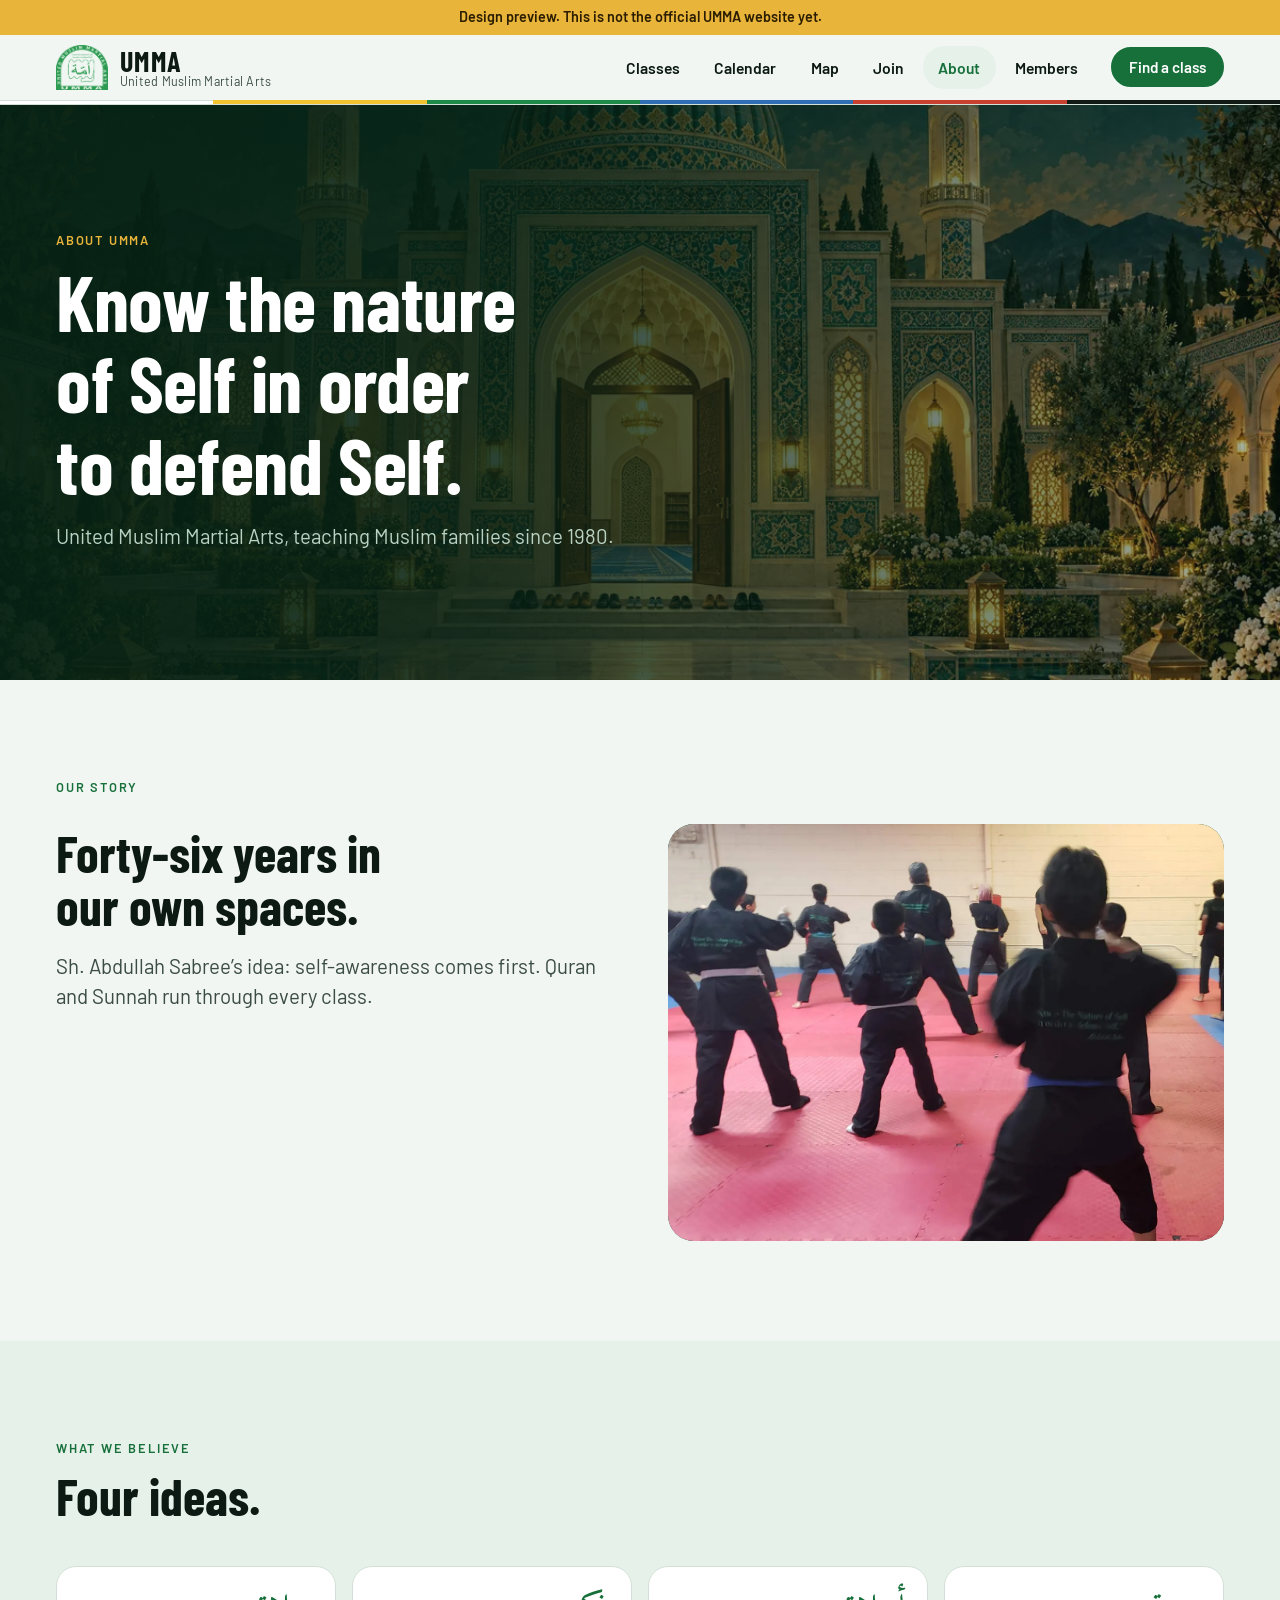
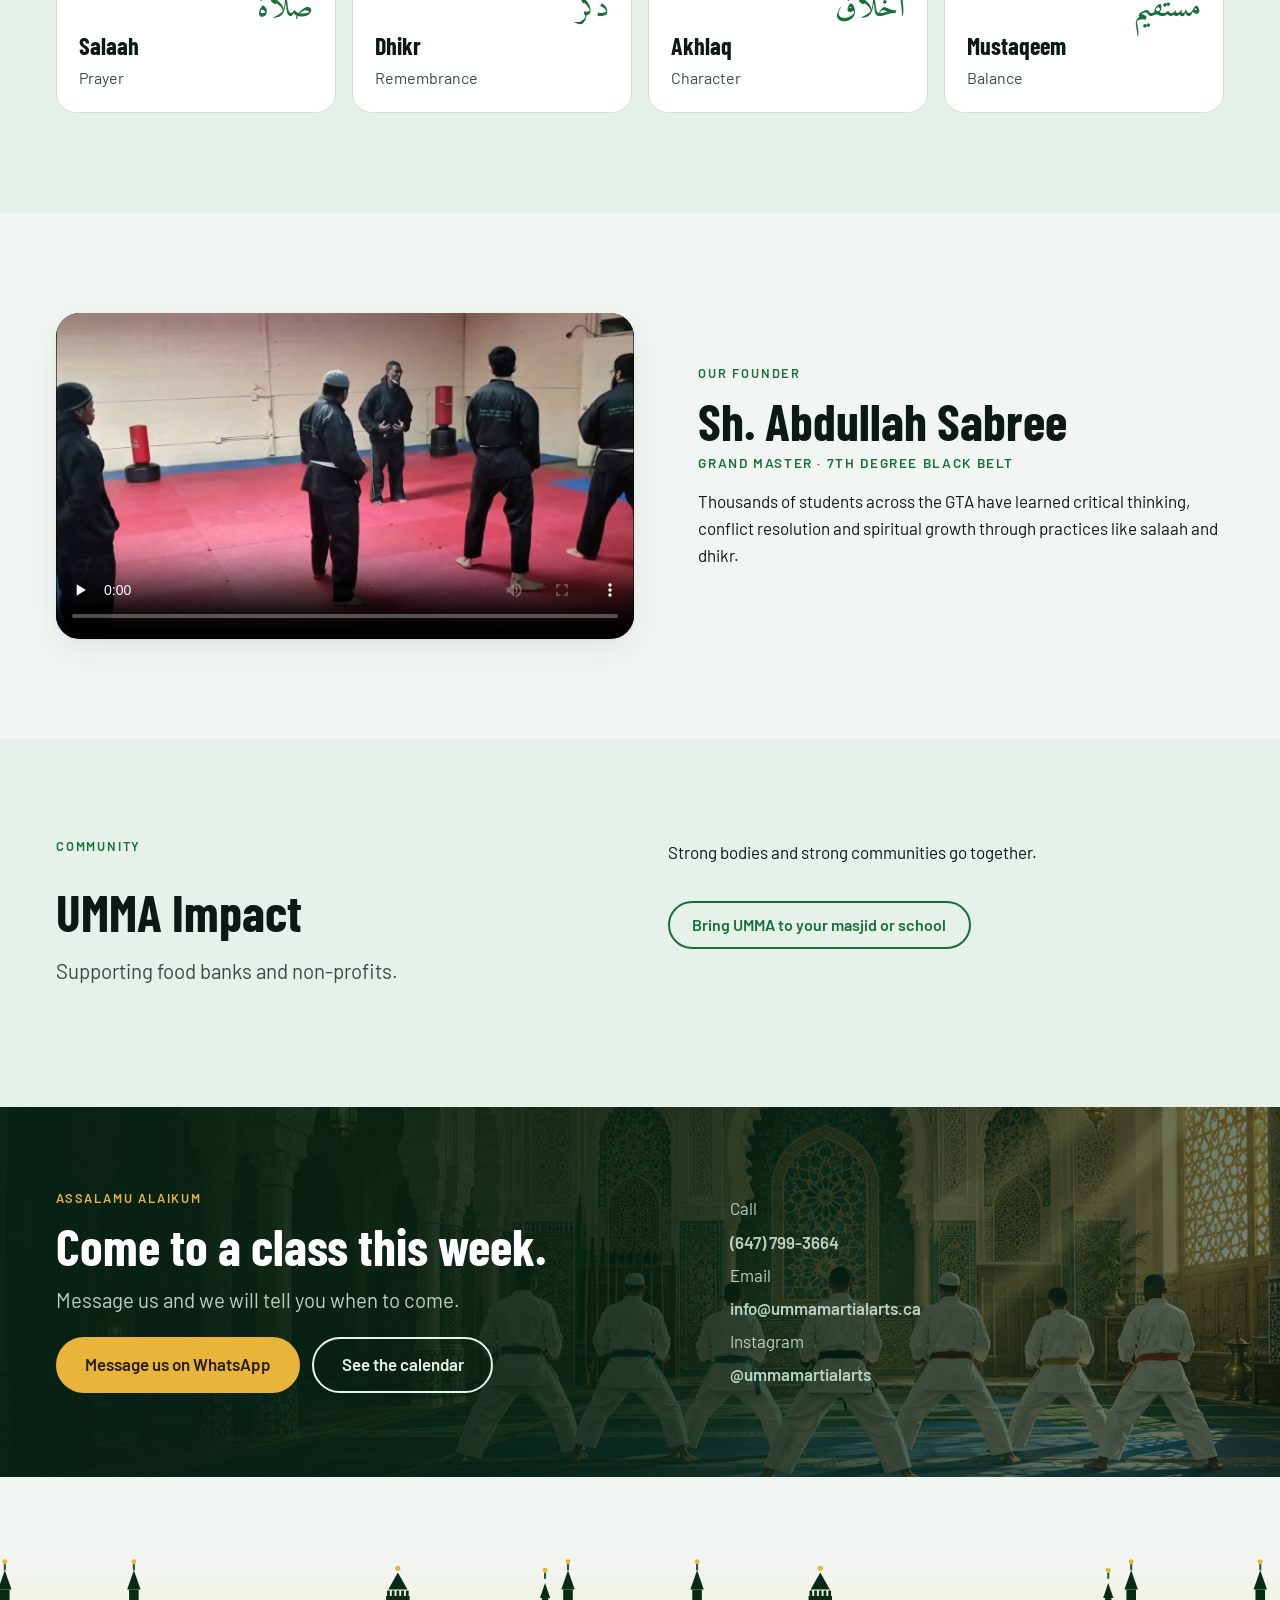
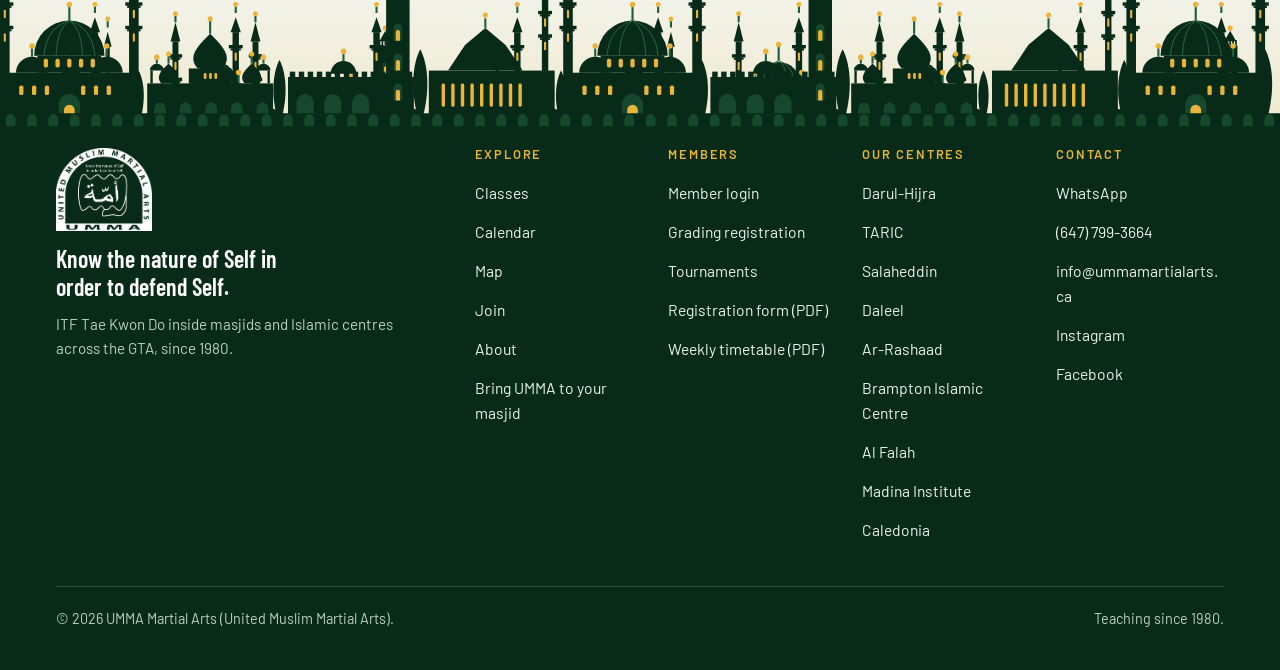
<file: about.html>
<!doctype html>
<html lang="en">
<head>
<meta charset="utf-8">
<meta name="viewport" content="width=device-width, initial-scale=1, viewport-fit=cover">
<title>About UMMA | United Muslim Martial Arts since 1980</title>
<meta name="description" content="UMMA has taught ITF Tae Kwon Do to Muslim families in the GTA since 1980, guided by Sh. Abdullah Sabree’s self-awareness philosophy and the Quran and Sunnah.">
<meta name="robots" content="noindex, nofollow">
<link rel="canonical" href="https://sales580.github.io/umma-martial-arts-redesign/about.html">
<meta name="theme-color" content="#0A2E1C">
<meta property="og:type" content="website">
<meta property="og:site_name" content="UMMA Martial Arts">
<meta property="og:title" content="About UMMA | United Muslim Martial Arts since 1980">
<meta property="og:description" content="UMMA has taught ITF Tae Kwon Do to Muslim families in the GTA since 1980, guided by Sh. Abdullah Sabree’s self-awareness philosophy and the Quran and Sunnah.">
<meta property="og:url" content="https://sales580.github.io/umma-martial-arts-redesign/about.html">
<meta property="og:image" content="https://sales580.github.io/umma-martial-arts-redesign/og-image.jpg">
<meta name="twitter:card" content="summary_large_image">
<link rel="icon" type="image/png" href="favicon-64.png">
<link rel="apple-touch-icon" href="apple-touch-icon.png">
<link rel="preconnect" href="https://fonts.googleapis.com"><link rel="preconnect" href="https://fonts.gstatic.com" crossorigin><link href="https://fonts.googleapis.com/css2?family=Amiri:wght@400&family=Barlow+Condensed:wght@600;700&family=Barlow:wght@400;500;600&display=swap" rel="stylesheet">
<link rel="stylesheet" href="site.css">

</head>
<body>
<script>document.documentElement.classList.add("js")</script>
<a class="skip" href="#main">Skip to content</a>
<div class="preview-bar" role="note">Design preview. This is not the official UMMA website yet.</div>
<header class="site-header">
  <div class="wrap bar">
    <a class="brand" href="index.html" aria-label="UMMA Martial Arts, home">
      <img class="brand-logo" src="umma-logo-green.png" width="52" height="45" alt="">
      <span class="brand-text"><strong>UMMA</strong><span>United Muslim Martial Arts</span></span>
    </a>
    <nav class="nav" aria-label="Main"><a href="classes.html">Classes</a><a href="schedule.html">Calendar</a><a href="map.html">Map</a><a href="join.html">Join</a><a href="about.html" aria-current="page">About</a><a href="members.html">Members</a></nav>
    <a class="btn btn-sm hide-sm" href="schedule.html">Find a class</a>
  </div>
  <div class="beltbar" aria-hidden="true"><i></i><i></i><i></i><i></i><i></i><i></i></div>
</header>
<main id="main">
<section class="page-hero has-img on-deep"><div class="ph-bg" style="background-image:url(art-masjid.webp);background-position:50% 62%" aria-hidden="true"></div><div class="wrap">
  <p class="eyebrow">About UMMA</p><h1>Know the nature of Self in order to defend Self.</h1><p class="lead">United Muslim Martial Arts, teaching Muslim families since 1980.</p></div></section>
<section class="section" aria-labelledby="story-h"><div class="wrap two">
  <div class="stack rv"><p class="eyebrow">Our story</p><h2 id="story-h">Forty-six years in our own spaces.</h2>
    <p class="lead">Sh. Abdullah Sabree&rsquo;s idea: self-awareness comes first. Quran and Sunnah run through every class.</p></div>
  <div class="rv" style="--d:.1s"><div class="band" style="aspect-ratio:4/3"><img src="class-action.webp" alt="Students practising together, seen from behind" loading="lazy"></div></div>
</div></section>
<section class="section section-tint" aria-labelledby="values-h"><div class="wrap">
  <div class="section-head rv"><p class="eyebrow">What we believe</p><h2 id="values-h">Four ideas.</h2></div>
  <div class="values"><div class="value rv" style="--d:0.00s"><span class="ar" lang="ar" dir="rtl" aria-hidden="true">صلاة</span><h3>Salaah</h3><p>Prayer</p></div><div class="value rv" style="--d:0.08s"><span class="ar" lang="ar" dir="rtl" aria-hidden="true">ذكر</span><h3>Dhikr</h3><p>Remembrance</p></div><div class="value rv" style="--d:0.16s"><span class="ar" lang="ar" dir="rtl" aria-hidden="true">أخلاق</span><h3>Akhlaq</h3><p>Character</p></div><div class="value rv" style="--d:0.24s"><span class="ar" lang="ar" dir="rtl" aria-hidden="true">مستقيم</span><h3>Mustaqeem</h3><p>Balance</p></div></div>
</div></section>
<section class="section" aria-labelledby="founder-h"><div class="wrap split">
  <div class="video rv"><video controls preload="none" playsinline poster="sh-abdullah-poster.jpg" aria-label="Sh. Abdullah Sabree speaking with students in the dojo"><source src="sh-abdullah-intro.mp4" type="video/mp4"></video></div>
  <div class="rv" style="--d:.1s"><p class="eyebrow">Our founder</p><h2 id="founder-h">Sh. Abdullah Sabree</h2>
    <p class="role">Grand Master &middot; 7th degree black belt</p>
    <p>Thousands of students across the GTA have learned critical thinking, conflict resolution and spiritual growth through practices like salaah and dhikr.</p></div>
</div></section>
<section class="section section-tint" aria-labelledby="impact-h"><div class="wrap two">
  <div class="stack rv"><p class="eyebrow">Community</p><h2 id="impact-h">UMMA Impact</h2><p class="lead">Supporting food banks and non-profits.</p></div>
  <div class="stack rv" style="--d:.1s"><p>Strong bodies and strong communities go together.</p><p><a class="btn btn-line" href="host.html">Bring UMMA to your masjid or school</a></p></div>
</div></section>
<section class="cta has-img on-deep" aria-labelledby="cta-h">
  <div class="cta-bg" style="background-image:url(art-hero-wide.webp);background-position:72% 50%" aria-hidden="true"></div>
  <div class="wrap">
    <div class="rv">
      <p class="eyebrow">Assalamu alaikum</p>
      <h2 id="cta-h">Come to a class this week.</h2>
      <p class="lead" style="margin-top:.8rem">Message us and we will tell you when to come.</p>
      <div class="btn-row"><a class="btn btn-gold btn-lg" href="https://wa.me/16477993664?text=Assalamu%20alaikum%2C%20I%20would%20like%20to%20ask%20about%20UMMA%20classes." target="_blank" rel="noopener">Message us on WhatsApp</a><a class="btn btn-ghost btn-lg" href="schedule.html">See the calendar</a></div>
    </div>
    <p class="contact-lines"><span>Call</span>(647) 799-3664<br><span>Email</span>info@ummamartialarts.ca<br><span>Instagram</span>@ummamartialarts</p>
  </div>
</section>
</main>
<div class="skywrap" aria-hidden="true"><svg class="skyline" viewBox="0 0 1200 170" preserveAspectRatio="xMidYMax slice" aria-hidden="true"><defs><linearGradient id="skh" x1="0" y1="0" x2="0" y2="1"><stop offset="0" stop-color="#E9B43A" stop-opacity="0"/><stop offset="1" stop-color="#E9B43A" stop-opacity=".2"/></linearGradient></defs><rect x="0" y="0" width="1200" height="170" fill="url(#skh)"/><path d="M28.0 162a20.0 20.0 0 0 1 40.0 0z" class="sk-far"/><path d="M48.0 142.0v-10" class="sk-l"/><circle cx="48.0" cy="130.0" r="2.6" class="sk-g"/><rect x="86" y="80" width="6" height="88" class="sk-far"/><rect x="82.5" y="92" width="13" height="3.2" class="sk-far"/><rect x="84.2" y="95.2" width="9.6" height="2" class="sk-far"/><rect x="88.0" y="99" width="2" height="8" rx="1" class="sk-win"/><path d="M84.2 80L89.0 66L93.8 80z" class="sk-far"/><path d="M89.0 62v-6" class="sk-l"/><circle cx="89.0" cy="54" r="2.3" class="sk-g"/><path d="M107.0 164a13.0 13.0 0 0 1 26.0 0z" class="sk-far"/><path d="M120.0 151.0v-6" class="sk-l"/><circle cx="120.0" cy="143.0" r="2.6" class="sk-g"/><path d="M160.0 162a20.0 20.0 0 0 1 40.0 0z" class="sk-far"/><path d="M180.0 142.0v-10" class="sk-l"/><circle cx="180.0" cy="130.0" r="2.6" class="sk-g"/><rect x="218" y="80" width="6" height="88" class="sk-far"/><rect x="214.5" y="92" width="13" height="3.2" class="sk-far"/><rect x="216.2" y="95.2" width="9.6" height="2" class="sk-far"/><rect x="220.0" y="99" width="2" height="8" rx="1" class="sk-win"/><path d="M216.2 80L221.0 66L225.8 80z" class="sk-far"/><path d="M221.0 62v-6" class="sk-l"/><circle cx="221.0" cy="54" r="2.3" class="sk-g"/><path d="M239.0 164a13.0 13.0 0 0 1 26.0 0z" class="sk-far"/><path d="M252.0 151.0v-6" class="sk-l"/><circle cx="252.0" cy="143.0" r="2.6" class="sk-g"/><path d="M292.0 162a20.0 20.0 0 0 1 40.0 0z" class="sk-far"/><path d="M312.0 142.0v-10" class="sk-l"/><circle cx="312.0" cy="130.0" r="2.6" class="sk-g"/><rect x="350" y="80" width="6" height="88" class="sk-far"/><rect x="346.5" y="92" width="13" height="3.2" class="sk-far"/><rect x="348.2" y="95.2" width="9.6" height="2" class="sk-far"/><rect x="352.0" y="99" width="2" height="8" rx="1" class="sk-win"/><path d="M348.2 80L353.0 66L357.8 80z" class="sk-far"/><path d="M353.0 62v-6" class="sk-l"/><circle cx="353.0" cy="54" r="2.3" class="sk-g"/><path d="M371.0 164a13.0 13.0 0 0 1 26.0 0z" class="sk-far"/><path d="M384.0 151.0v-6" class="sk-l"/><circle cx="384.0" cy="143.0" r="2.6" class="sk-g"/><path d="M424.0 162a20.0 20.0 0 0 1 40.0 0z" class="sk-far"/><path d="M444.0 142.0v-10" class="sk-l"/><circle cx="444.0" cy="130.0" r="2.6" class="sk-g"/><rect x="482" y="80" width="6" height="88" class="sk-far"/><rect x="478.5" y="92" width="13" height="3.2" class="sk-far"/><rect x="480.2" y="95.2" width="9.6" height="2" class="sk-far"/><rect x="484.0" y="99" width="2" height="8" rx="1" class="sk-win"/><path d="M480.2 80L485.0 66L489.8 80z" class="sk-far"/><path d="M485.0 62v-6" class="sk-l"/><circle cx="485.0" cy="54" r="2.3" class="sk-g"/><path d="M503.0 164a13.0 13.0 0 0 1 26.0 0z" class="sk-far"/><path d="M516.0 151.0v-6" class="sk-l"/><circle cx="516.0" cy="143.0" r="2.6" class="sk-g"/><path d="M556.0 162a20.0 20.0 0 0 1 40.0 0z" class="sk-far"/><path d="M576.0 142.0v-10" class="sk-l"/><circle cx="576.0" cy="130.0" r="2.6" class="sk-g"/><rect x="614" y="80" width="6" height="88" class="sk-far"/><rect x="610.5" y="92" width="13" height="3.2" class="sk-far"/><rect x="612.2" y="95.2" width="9.6" height="2" class="sk-far"/><rect x="616.0" y="99" width="2" height="8" rx="1" class="sk-win"/><path d="M612.2 80L617.0 66L621.8 80z" class="sk-far"/><path d="M617.0 62v-6" class="sk-l"/><circle cx="617.0" cy="54" r="2.3" class="sk-g"/><path d="M635.0 164a13.0 13.0 0 0 1 26.0 0z" class="sk-far"/><path d="M648.0 151.0v-6" class="sk-l"/><circle cx="648.0" cy="143.0" r="2.6" class="sk-g"/><path d="M688.0 162a20.0 20.0 0 0 1 40.0 0z" class="sk-far"/><path d="M708.0 142.0v-10" class="sk-l"/><circle cx="708.0" cy="130.0" r="2.6" class="sk-g"/><rect x="746" y="80" width="6" height="88" class="sk-far"/><rect x="742.5" y="92" width="13" height="3.2" class="sk-far"/><rect x="744.2" y="95.2" width="9.6" height="2" class="sk-far"/><rect x="748.0" y="99" width="2" height="8" rx="1" class="sk-win"/><path d="M744.2 80L749.0 66L753.8 80z" class="sk-far"/><path d="M749.0 62v-6" class="sk-l"/><circle cx="749.0" cy="54" r="2.3" class="sk-g"/><path d="M767.0 164a13.0 13.0 0 0 1 26.0 0z" class="sk-far"/><path d="M780.0 151.0v-6" class="sk-l"/><circle cx="780.0" cy="143.0" r="2.6" class="sk-g"/><path d="M820.0 162a20.0 20.0 0 0 1 40.0 0z" class="sk-far"/><path d="M840.0 142.0v-10" class="sk-l"/><circle cx="840.0" cy="130.0" r="2.6" class="sk-g"/><rect x="878" y="80" width="6" height="88" class="sk-far"/><rect x="874.5" y="92" width="13" height="3.2" class="sk-far"/><rect x="876.2" y="95.2" width="9.6" height="2" class="sk-far"/><rect x="880.0" y="99" width="2" height="8" rx="1" class="sk-win"/><path d="M876.2 80L881.0 66L885.8 80z" class="sk-far"/><path d="M881.0 62v-6" class="sk-l"/><circle cx="881.0" cy="54" r="2.3" class="sk-g"/><path d="M899.0 164a13.0 13.0 0 0 1 26.0 0z" class="sk-far"/><path d="M912.0 151.0v-6" class="sk-l"/><circle cx="912.0" cy="143.0" r="2.6" class="sk-g"/><path d="M952.0 162a20.0 20.0 0 0 1 40.0 0z" class="sk-far"/><path d="M972.0 142.0v-10" class="sk-l"/><circle cx="972.0" cy="130.0" r="2.6" class="sk-g"/><rect x="1010" y="80" width="6" height="88" class="sk-far"/><rect x="1006.5" y="92" width="13" height="3.2" class="sk-far"/><rect x="1008.2" y="95.2" width="9.6" height="2" class="sk-far"/><rect x="1012.0" y="99" width="2" height="8" rx="1" class="sk-win"/><path d="M1008.2 80L1013.0 66L1017.8 80z" class="sk-far"/><path d="M1013.0 62v-6" class="sk-l"/><circle cx="1013.0" cy="54" r="2.3" class="sk-g"/><path d="M1031.0 164a13.0 13.0 0 0 1 26.0 0z" class="sk-far"/><path d="M1044.0 151.0v-6" class="sk-l"/><circle cx="1044.0" cy="143.0" r="2.6" class="sk-g"/><path d="M1084.0 162a20.0 20.0 0 0 1 40.0 0z" class="sk-far"/><path d="M1104.0 142.0v-10" class="sk-l"/><circle cx="1104.0" cy="130.0" r="2.6" class="sk-g"/><rect x="1142" y="80" width="6" height="88" class="sk-far"/><rect x="1138.5" y="92" width="13" height="3.2" class="sk-far"/><rect x="1140.2" y="95.2" width="9.6" height="2" class="sk-far"/><rect x="1144.0" y="99" width="2" height="8" rx="1" class="sk-win"/><path d="M1140.2 80L1145.0 66L1149.8 80z" class="sk-far"/><path d="M1145.0 62v-6" class="sk-l"/><circle cx="1145.0" cy="54" r="2.3" class="sk-g"/><path d="M1163.0 164a13.0 13.0 0 0 1 26.0 0z" class="sk-far"/><path d="M1176.0 151.0v-6" class="sk-l"/><circle cx="1176.0" cy="143.0" r="2.6" class="sk-g"/><rect x="33.4" y="135.8" width="73.2" height="32.2" class="sk-mid"/><path d="M44.6 135.8L54.5 120.9H78.1L88.0 135.8z" class="sk-mid"/><path d="M54.5 120.9L66.3 111.0L78.1 120.9z" class="sk-mid"/><path d="M66.3 111.0v-9" class="sk-l"/><circle cx="66.3" cy="103.5" r="2.4" class="sk-g"/><rect x="99.14" y="93.6" width="3.7199999999999998" height="74.4" class="sk-mid"/><rect x="95.64" y="105.6" width="10.719999999999999" height="3.2" class="sk-mid"/><rect x="97.34" y="108.8" width="7.32" height="2" class="sk-mid"/><rect x="100.0" y="112.6" width="2" height="8" rx="1" class="sk-win"/><rect x="95.64" y="127.6" width="10.719999999999999" height="3.2" class="sk-mid"/><rect x="97.34" y="130.79999999999998" width="7.32" height="2" class="sk-mid"/><rect x="100.0" y="134.6" width="2" height="8" rx="1" class="sk-win"/><path d="M97.34 93.6L101.0 79.6L104.66 93.6z" class="sk-mid"/><path d="M101.0 75.6v-6" class="sk-l"/><circle cx="101.0" cy="67.6" r="2.3" class="sk-g"/><rect x="40.9" y="143.2" width="2.0" height="13.6" rx="1.4" class="sk-win"/><rect x="46.4" y="143.2" width="2.0" height="13.6" rx="1.4" class="sk-win"/><rect x="52.0" y="143.2" width="2.0" height="13.6" rx="1.4" class="sk-win"/><rect x="57.6" y="143.2" width="2.0" height="13.6" rx="1.4" class="sk-win"/><rect x="63.2" y="143.2" width="2.0" height="13.6" rx="1.4" class="sk-win"/><rect x="68.8" y="143.2" width="2.0" height="13.6" rx="1.4" class="sk-win"/><rect x="74.3" y="143.2" width="2.0" height="13.6" rx="1.4" class="sk-win"/><rect x="79.9" y="143.2" width="2.0" height="13.6" rx="1.4" class="sk-win"/><rect x="85.5" y="143.2" width="2.0" height="13.6" rx="1.4" class="sk-win"/><rect x="165.4" y="137.0" width="73.2" height="31.0" class="sk-mid"/><path d="M171.0 137.0a9.3 9.3 0 0 1 18.6 0z" class="sk-mid"/><path d="M180.3 127.7v-8" class="sk-l"/><circle cx="180.3" cy="117.7" r="2.6" class="sk-g"/><path d="M214.4 137.0a9.3 9.3 0 0 1 18.6 0z" class="sk-mid"/><path d="M223.7 127.7v-8" class="sk-l"/><circle cx="223.7" cy="117.7" r="2.6" class="sk-g"/><rect x="183.4" y="127.1" width="37.2" height="9.9" class="sk-mid"/><path d="M181.5 127.08a20.5 20.5 0 0 1 40.9 0z" class="sk-mid"/><path d="M187.3 127.08Q188.4 111.1 202.0 106.6" class="sk-rib"/><path d="M194.2 127.08Q194.8 111.1 202.0 106.6" class="sk-rib"/><path d="M209.8 127.08Q209.2 111.1 202.0 106.6" class="sk-rib"/><path d="M216.7 127.08Q215.6 111.1 202.0 106.6" class="sk-rib"/><path d="M202.0 106.6v-13" class="sk-l"/><circle cx="202.0" cy="91.6" r="2.6" class="sk-g"/><rect x="187.1" y="128.94" width="2.48" height="4.96" rx="1.6" class="sk-win"/><rect x="193.9" y="128.94" width="2.48" height="4.96" rx="1.6" class="sk-win"/><rect x="200.8" y="128.94" width="2.48" height="4.96" rx="1.6" class="sk-win"/><rect x="207.6" y="128.94" width="2.48" height="4.96" rx="1.6" class="sk-win"/><rect x="214.4" y="128.94" width="2.48" height="4.96" rx="1.6" class="sk-win"/><rect x="161.70000000000002" y="88.64" width="5.58" height="79.36" class="sk-mid"/><rect x="158.20000000000002" y="100.64" width="12.58" height="3.2" class="sk-mid"/><rect x="159.9" y="103.84" width="9.18" height="2" class="sk-mid"/><rect x="163.5" y="107.64" width="2" height="8" rx="1" class="sk-win"/><rect x="158.20000000000002" y="122.64" width="12.58" height="3.2" class="sk-mid"/><rect x="159.9" y="125.84" width="9.18" height="2" class="sk-mid"/><rect x="163.5" y="129.64" width="2" height="8" rx="1" class="sk-win"/><path d="M159.9 88.64L164.5 70.64L169.08000000000004 88.64z" class="sk-mid"/><path d="M164.5 70.64v-6" class="sk-l"/><circle cx="164.5" cy="62.64" r="2.3" class="sk-g"/><rect x="236.72" y="88.64" width="5.58" height="79.36" class="sk-mid"/><rect x="233.22" y="100.64" width="12.58" height="3.2" class="sk-mid"/><rect x="234.92" y="103.84" width="9.18" height="2" class="sk-mid"/><rect x="238.5" y="107.64" width="2" height="8" rx="1" class="sk-win"/><rect x="233.22" y="122.64" width="12.58" height="3.2" class="sk-mid"/><rect x="234.92" y="125.84" width="9.18" height="2" class="sk-mid"/><rect x="238.5" y="129.64" width="2" height="8" rx="1" class="sk-win"/><path d="M234.92 88.64L239.5 70.64L244.10000000000002 88.64z" class="sk-mid"/><path d="M239.5 70.64v-6" class="sk-l"/><circle cx="239.5" cy="62.64" r="2.3" class="sk-g"/><path d="M195.8 168V155.6a6.2 6.2 0 0 1 12.4 0V168z" class="sk-cut"/><path d="M198.9 168V158.7a3.1 3.1 0 0 1 6.2 0V168z" class="sk-win"/><rect x="172.9" y="144.44" width="4" height="5.58" rx="1.6" class="sk-win"/><rect x="180.3" y="144.44" width="4" height="5.58" rx="1.6" class="sk-win"/><rect x="187.7" y="144.44" width="4" height="5.58" rx="1.6" class="sk-win"/><rect x="208.8" y="144.44" width="4" height="5.58" rx="1.6" class="sk-win"/><rect x="216.3" y="144.44" width="4" height="5.58" rx="1.6" class="sk-win"/><rect x="223.7" y="144.44" width="4" height="5.58" rx="1.6" class="sk-win"/><rect x="297.4" y="139.5" width="73.2" height="28.5" class="sk-mid"/><rect x="298.5" y="134.48" width="3.1" height="5" class="sk-mid"/><rect x="303.7" y="134.48" width="3.1" height="5" class="sk-mid"/><rect x="308.9" y="134.48" width="3.1" height="5" class="sk-mid"/><rect x="314.1" y="134.48" width="3.1" height="5" class="sk-mid"/><rect x="319.4" y="134.48" width="3.1" height="5" class="sk-mid"/><rect x="324.6" y="134.48" width="3.1" height="5" class="sk-mid"/><rect x="329.8" y="134.48" width="3.1" height="5" class="sk-mid"/><rect x="335.0" y="134.48" width="3.1" height="5" class="sk-mid"/><rect x="340.3" y="134.48" width="3.1" height="5" class="sk-mid"/><rect x="345.5" y="134.48" width="3.1" height="5" class="sk-mid"/><rect x="350.7" y="134.48" width="3.1" height="5" class="sk-mid"/><rect x="355.9" y="134.48" width="3.1" height="5" class="sk-mid"/><rect x="361.2" y="134.48" width="3.1" height="5" class="sk-mid"/><rect x="366.4" y="134.48" width="3.1" height="5" class="sk-mid"/><rect x="354.5" y="92.4" width="13.6" height="75.6" class="sk-mid"/><rect x="355.0" y="87.36" width="1.6" height="5" class="sk-mid"/><rect x="357.7" y="87.36" width="1.6" height="5" class="sk-mid"/><rect x="360.5" y="87.36" width="1.6" height="5" class="sk-mid"/><rect x="363.2" y="87.36" width="1.6" height="5" class="sk-mid"/><rect x="365.9" y="87.36" width="1.6" height="5" class="sk-mid"/><path d="M355.7 88.6L361.3 78.7L366.9 88.6z" class="sk-mid"/><circle cx="361.3" cy="76.2" r="2.4" class="sk-g"/><path d="M358.8 153.12V145.7a2.5 2.5 0 0 1 5.0 0V153.12z" class="sk-cut"/><path d="M360.0 153.12V148.2a1.2 1.2 0 0 1 2.5 0V153.12z" class="sk-win"/><path d="M358.8 135.76V128.3a2.5 2.5 0 0 1 5.0 0V135.76z" class="sk-cut"/><path d="M360.0 135.76V130.8a1.2 1.2 0 0 1 2.5 0V135.76z" class="sk-win"/><path d="M358.8 118.4V111.0a2.5 2.5 0 0 1 5.0 0V118.4z" class="sk-cut"/><path d="M360.0 118.4V113.4a1.2 1.2 0 0 1 2.5 0V118.4z" class="sk-win"/><path d="M302.4 168V154.4a5.0 5.0 0 0 1 9.9 0V168z" class="sk-cut"/><path d="M318.5 168V154.4a5.0 5.0 0 0 1 9.9 0V168z" class="sk-cut"/><path d="M334.6 168V154.4a5.0 5.0 0 0 1 9.9 0V168z" class="sk-cut"/><path d="M322.2 137.61999999999998a7.4 7.4 0 0 1 14.9 0z" class="sk-mid"/><path d="M329.7 130.2v-7" class="sk-l"/><circle cx="329.7" cy="121.2" r="2.6" class="sk-g"/><rect x="429.4" y="143.2" width="73.2" height="24.8" class="sk-mid"/><rect x="453.6" y="134.5" width="24.8" height="8.7" class="sk-mid"/><path d="M458.8 134.51999999999998C452.3 127.4 459.5 120.8 466.0 114.3C472.5 120.8 479.7 127.4 473.2 134.51999999999998z" class="sk-mid"/><path d="M466.0 114.3v-12" class="sk-l"/><circle cx="466.0" cy="100.3" r="2.4" class="sk-g"/><path d="M437.7 143.2C434.0 139.1 438.1 135.4 441.8 131.7C445.5 135.4 449.6 139.1 445.9 143.2z" class="sk-mid"/><path d="M441.8 131.7v-7" class="sk-l"/><circle cx="441.8" cy="122.7" r="2.4" class="sk-g"/><path d="M486.1 143.2C482.4 139.1 486.5 135.4 490.2 131.7C493.9 135.4 498.0 139.1 494.3 143.2z" class="sk-mid"/><path d="M490.2 131.7v-7" class="sk-l"/><circle cx="490.2" cy="122.7" r="2.4" class="sk-g"/><path d="M431.3 134.5h7.4" class="sk-l"/><rect x="431.3" y="135.8" width="1.4" height="7.4" class="sk-mid"/><rect x="437.4" y="135.8" width="1.4" height="7.4" class="sk-mid"/><path d="M431.0 135.76a4.0 4.0 0 0 1 8.1 0z" class="sk-mid"/><path d="M435.0 131.7v-4" class="sk-l"/><circle cx="435.0" cy="125.7" r="2.6" class="sk-g"/><path d="M493.3 134.5h7.4" class="sk-l"/><rect x="493.3" y="135.8" width="1.4" height="7.4" class="sk-mid"/><rect x="499.4" y="135.8" width="1.4" height="7.4" class="sk-mid"/><path d="M493.0 135.76a4.0 4.0 0 0 1 8.1 0z" class="sk-mid"/><path d="M497.0 131.7v-4" class="sk-l"/><circle cx="497.0" cy="125.7" r="2.6" class="sk-g"/><path d="M433.4 168V157.8a3.4 3.4 0 0 1 6.8 0V168z" class="sk-cut"/><path d="M448.3 168V157.8a3.4 3.4 0 0 1 6.8 0V168z" class="sk-cut"/><path d="M463.2 168V157.8a3.4 3.4 0 0 1 6.8 0V168z" class="sk-cut"/><path d="M478.1 168V157.8a3.4 3.4 0 0 1 6.8 0V168z" class="sk-cut"/><path d="M493.0 168V157.8a3.4 3.4 0 0 1 6.8 0V168z" class="sk-cut"/><rect x="462.3" y="137.0" width="1.612" height="3.7199999999999998" rx="1.6" class="sk-win"/><rect x="465.4" y="137.0" width="1.612" height="3.7199999999999998" rx="1.6" class="sk-win"/><rect x="468.5" y="137.0" width="1.612" height="3.7199999999999998" rx="1.6" class="sk-win"/><rect x="561.4" y="135.8" width="73.2" height="32.2" class="sk-mid"/><path d="M572.6 135.8L582.5 120.9H606.1L616.0 135.8z" class="sk-mid"/><path d="M582.5 120.9L594.3 111.0L606.1 120.9z" class="sk-mid"/><path d="M594.3 111.0v-9" class="sk-l"/><circle cx="594.3" cy="103.5" r="2.4" class="sk-g"/><rect x="627.1399999999999" y="93.6" width="3.7199999999999998" height="74.4" class="sk-mid"/><rect x="623.6399999999999" y="105.6" width="10.719999999999999" height="3.2" class="sk-mid"/><rect x="625.3399999999999" y="108.8" width="7.32" height="2" class="sk-mid"/><rect x="628.0" y="112.6" width="2" height="8" rx="1" class="sk-win"/><rect x="623.6399999999999" y="127.6" width="10.719999999999999" height="3.2" class="sk-mid"/><rect x="625.3399999999999" y="130.79999999999998" width="7.32" height="2" class="sk-mid"/><rect x="628.0" y="134.6" width="2" height="8" rx="1" class="sk-win"/><path d="M625.3399999999999 93.6L629.0 79.6L632.6599999999999 93.6z" class="sk-mid"/><path d="M629.0 75.6v-6" class="sk-l"/><circle cx="629.0" cy="67.6" r="2.3" class="sk-g"/><rect x="568.9" y="143.2" width="2.0" height="13.6" rx="1.4" class="sk-win"/><rect x="574.4" y="143.2" width="2.0" height="13.6" rx="1.4" class="sk-win"/><rect x="580.0" y="143.2" width="2.0" height="13.6" rx="1.4" class="sk-win"/><rect x="585.6" y="143.2" width="2.0" height="13.6" rx="1.4" class="sk-win"/><rect x="591.2" y="143.2" width="2.0" height="13.6" rx="1.4" class="sk-win"/><rect x="596.8" y="143.2" width="2.0" height="13.6" rx="1.4" class="sk-win"/><rect x="602.3" y="143.2" width="2.0" height="13.6" rx="1.4" class="sk-win"/><rect x="607.9" y="143.2" width="2.0" height="13.6" rx="1.4" class="sk-win"/><rect x="613.5" y="143.2" width="2.0" height="13.6" rx="1.4" class="sk-win"/><rect x="693.4" y="137.0" width="73.2" height="31.0" class="sk-mid"/><path d="M699.0 137.0a9.3 9.3 0 0 1 18.6 0z" class="sk-mid"/><path d="M708.3 127.7v-8" class="sk-l"/><circle cx="708.3" cy="117.7" r="2.6" class="sk-g"/><path d="M742.4 137.0a9.3 9.3 0 0 1 18.6 0z" class="sk-mid"/><path d="M751.7 127.7v-8" class="sk-l"/><circle cx="751.7" cy="117.7" r="2.6" class="sk-g"/><rect x="711.4" y="127.1" width="37.2" height="9.9" class="sk-mid"/><path d="M709.5 127.08a20.5 20.5 0 0 1 40.9 0z" class="sk-mid"/><path d="M715.3 127.08Q716.4 111.1 730.0 106.6" class="sk-rib"/><path d="M722.2 127.08Q722.8 111.1 730.0 106.6" class="sk-rib"/><path d="M737.8 127.08Q737.2 111.1 730.0 106.6" class="sk-rib"/><path d="M744.7 127.08Q743.6 111.1 730.0 106.6" class="sk-rib"/><path d="M730.0 106.6v-13" class="sk-l"/><circle cx="730.0" cy="91.6" r="2.6" class="sk-g"/><rect x="715.1" y="128.94" width="2.48" height="4.96" rx="1.6" class="sk-win"/><rect x="721.9" y="128.94" width="2.48" height="4.96" rx="1.6" class="sk-win"/><rect x="728.8" y="128.94" width="2.48" height="4.96" rx="1.6" class="sk-win"/><rect x="735.6" y="128.94" width="2.48" height="4.96" rx="1.6" class="sk-win"/><rect x="742.4" y="128.94" width="2.48" height="4.96" rx="1.6" class="sk-win"/><rect x="689.6999999999999" y="88.64" width="5.58" height="79.36" class="sk-mid"/><rect x="686.1999999999999" y="100.64" width="12.58" height="3.2" class="sk-mid"/><rect x="687.9" y="103.84" width="9.18" height="2" class="sk-mid"/><rect x="691.5" y="107.64" width="2" height="8" rx="1" class="sk-win"/><rect x="686.1999999999999" y="122.64" width="12.58" height="3.2" class="sk-mid"/><rect x="687.9" y="125.84" width="9.18" height="2" class="sk-mid"/><rect x="691.5" y="129.64" width="2" height="8" rx="1" class="sk-win"/><path d="M687.9 88.64L692.5 70.64L697.0799999999999 88.64z" class="sk-mid"/><path d="M692.5 70.64v-6" class="sk-l"/><circle cx="692.5" cy="62.64" r="2.3" class="sk-g"/><rect x="764.7199999999999" y="88.64" width="5.58" height="79.36" class="sk-mid"/><rect x="761.2199999999999" y="100.64" width="12.58" height="3.2" class="sk-mid"/><rect x="762.92" y="103.84" width="9.18" height="2" class="sk-mid"/><rect x="766.5" y="107.64" width="2" height="8" rx="1" class="sk-win"/><rect x="761.2199999999999" y="122.64" width="12.58" height="3.2" class="sk-mid"/><rect x="762.92" y="125.84" width="9.18" height="2" class="sk-mid"/><rect x="766.5" y="129.64" width="2" height="8" rx="1" class="sk-win"/><path d="M762.92 88.64L767.5 70.64L772.0999999999999 88.64z" class="sk-mid"/><path d="M767.5 70.64v-6" class="sk-l"/><circle cx="767.5" cy="62.64" r="2.3" class="sk-g"/><path d="M723.8 168V155.6a6.2 6.2 0 0 1 12.4 0V168z" class="sk-cut"/><path d="M726.9 168V158.7a3.1 3.1 0 0 1 6.2 0V168z" class="sk-win"/><rect x="700.9" y="144.44" width="4" height="5.58" rx="1.6" class="sk-win"/><rect x="708.3" y="144.44" width="4" height="5.58" rx="1.6" class="sk-win"/><rect x="715.7" y="144.44" width="4" height="5.58" rx="1.6" class="sk-win"/><rect x="736.8" y="144.44" width="4" height="5.58" rx="1.6" class="sk-win"/><rect x="744.3" y="144.44" width="4" height="5.58" rx="1.6" class="sk-win"/><rect x="751.7" y="144.44" width="4" height="5.58" rx="1.6" class="sk-win"/><rect x="825.4" y="137.0" width="73.2" height="31.0" class="sk-mid"/><path d="M831.0 137.0a9.3 9.3 0 0 1 18.6 0z" class="sk-mid"/><path d="M840.3 127.7v-8" class="sk-l"/><circle cx="840.3" cy="117.7" r="2.6" class="sk-g"/><path d="M874.4 137.0a9.3 9.3 0 0 1 18.6 0z" class="sk-mid"/><path d="M883.7 127.7v-8" class="sk-l"/><circle cx="883.7" cy="117.7" r="2.6" class="sk-g"/><rect x="843.4" y="127.1" width="37.2" height="9.9" class="sk-mid"/><path d="M841.5 127.08a20.5 20.5 0 0 1 40.9 0z" class="sk-mid"/><path d="M847.3 127.08Q848.4 111.1 862.0 106.6" class="sk-rib"/><path d="M854.2 127.08Q854.8 111.1 862.0 106.6" class="sk-rib"/><path d="M869.8 127.08Q869.2 111.1 862.0 106.6" class="sk-rib"/><path d="M876.7 127.08Q875.6 111.1 862.0 106.6" class="sk-rib"/><path d="M862.0 106.6v-13" class="sk-l"/><circle cx="862.0" cy="91.6" r="2.6" class="sk-g"/><rect x="847.1" y="128.94" width="2.48" height="4.96" rx="1.6" class="sk-win"/><rect x="853.9" y="128.94" width="2.48" height="4.96" rx="1.6" class="sk-win"/><rect x="860.8" y="128.94" width="2.48" height="4.96" rx="1.6" class="sk-win"/><rect x="867.6" y="128.94" width="2.48" height="4.96" rx="1.6" class="sk-win"/><rect x="874.4" y="128.94" width="2.48" height="4.96" rx="1.6" class="sk-win"/><rect x="821.6999999999999" y="88.64" width="5.58" height="79.36" class="sk-mid"/><rect x="818.1999999999999" y="100.64" width="12.58" height="3.2" class="sk-mid"/><rect x="819.9" y="103.84" width="9.18" height="2" class="sk-mid"/><rect x="823.5" y="107.64" width="2" height="8" rx="1" class="sk-win"/><rect x="818.1999999999999" y="122.64" width="12.58" height="3.2" class="sk-mid"/><rect x="819.9" y="125.84" width="9.18" height="2" class="sk-mid"/><rect x="823.5" y="129.64" width="2" height="8" rx="1" class="sk-win"/><path d="M819.9 88.64L824.5 70.64L829.0799999999999 88.64z" class="sk-mid"/><path d="M824.5 70.64v-6" class="sk-l"/><circle cx="824.5" cy="62.64" r="2.3" class="sk-g"/><rect x="896.7199999999999" y="88.64" width="5.58" height="79.36" class="sk-mid"/><rect x="893.2199999999999" y="100.64" width="12.58" height="3.2" class="sk-mid"/><rect x="894.92" y="103.84" width="9.18" height="2" class="sk-mid"/><rect x="898.5" y="107.64" width="2" height="8" rx="1" class="sk-win"/><rect x="893.2199999999999" y="122.64" width="12.58" height="3.2" class="sk-mid"/><rect x="894.92" y="125.84" width="9.18" height="2" class="sk-mid"/><rect x="898.5" y="129.64" width="2" height="8" rx="1" class="sk-win"/><path d="M894.92 88.64L899.5 70.64L904.0999999999999 88.64z" class="sk-mid"/><path d="M899.5 70.64v-6" class="sk-l"/><circle cx="899.5" cy="62.64" r="2.3" class="sk-g"/><path d="M855.8 168V155.6a6.2 6.2 0 0 1 12.4 0V168z" class="sk-cut"/><path d="M858.9 168V158.7a3.1 3.1 0 0 1 6.2 0V168z" class="sk-win"/><rect x="832.9" y="144.44" width="4" height="5.58" rx="1.6" class="sk-win"/><rect x="840.3" y="144.44" width="4" height="5.58" rx="1.6" class="sk-win"/><rect x="847.7" y="144.44" width="4" height="5.58" rx="1.6" class="sk-win"/><rect x="868.8" y="144.44" width="4" height="5.58" rx="1.6" class="sk-win"/><rect x="876.3" y="144.44" width="4" height="5.58" rx="1.6" class="sk-win"/><rect x="883.7" y="144.44" width="4" height="5.58" rx="1.6" class="sk-win"/><rect x="957.4" y="143.2" width="73.2" height="24.8" class="sk-mid"/><rect x="981.6" y="134.5" width="24.8" height="8.7" class="sk-mid"/><path d="M986.8 134.51999999999998C980.3 127.4 987.5 120.8 994.0 114.3C1000.5 120.8 1007.7 127.4 1001.2 134.51999999999998z" class="sk-mid"/><path d="M994.0 114.3v-12" class="sk-l"/><circle cx="994.0" cy="100.3" r="2.4" class="sk-g"/><path d="M965.7 143.2C962.0 139.1 966.1 135.4 969.8 131.7C973.5 135.4 977.6 139.1 973.9 143.2z" class="sk-mid"/><path d="M969.8 131.7v-7" class="sk-l"/><circle cx="969.8" cy="122.7" r="2.4" class="sk-g"/><path d="M1014.1 143.2C1010.4 139.1 1014.5 135.4 1018.2 131.7C1021.9 135.4 1026.0 139.1 1022.3 143.2z" class="sk-mid"/><path d="M1018.2 131.7v-7" class="sk-l"/><circle cx="1018.2" cy="122.7" r="2.4" class="sk-g"/><path d="M959.3 134.5h7.4" class="sk-l"/><rect x="959.3" y="135.8" width="1.4" height="7.4" class="sk-mid"/><rect x="965.4" y="135.8" width="1.4" height="7.4" class="sk-mid"/><path d="M959.0 135.76a4.0 4.0 0 0 1 8.1 0z" class="sk-mid"/><path d="M963.0 131.7v-4" class="sk-l"/><circle cx="963.0" cy="125.7" r="2.6" class="sk-g"/><path d="M1021.3 134.5h7.4" class="sk-l"/><rect x="1021.3" y="135.8" width="1.4" height="7.4" class="sk-mid"/><rect x="1027.4" y="135.8" width="1.4" height="7.4" class="sk-mid"/><path d="M1021.0 135.76a4.0 4.0 0 0 1 8.1 0z" class="sk-mid"/><path d="M1025.0 131.7v-4" class="sk-l"/><circle cx="1025.0" cy="125.7" r="2.6" class="sk-g"/><path d="M961.5 168V157.8a3.4 3.4 0 0 1 6.8 0V168z" class="sk-cut"/><path d="M976.3 168V157.8a3.4 3.4 0 0 1 6.8 0V168z" class="sk-cut"/><path d="M991.2 168V157.8a3.4 3.4 0 0 1 6.8 0V168z" class="sk-cut"/><path d="M1006.1 168V157.8a3.4 3.4 0 0 1 6.8 0V168z" class="sk-cut"/><path d="M1021.0 168V157.8a3.4 3.4 0 0 1 6.8 0V168z" class="sk-cut"/><rect x="990.3" y="137.0" width="1.612" height="3.7199999999999998" rx="1.6" class="sk-win"/><rect x="993.4" y="137.0" width="1.612" height="3.7199999999999998" rx="1.6" class="sk-win"/><rect x="996.5" y="137.0" width="1.612" height="3.7199999999999998" rx="1.6" class="sk-win"/><rect x="1089.4" y="139.5" width="73.2" height="28.5" class="sk-mid"/><rect x="1090.5" y="134.48" width="3.1" height="5" class="sk-mid"/><rect x="1095.7" y="134.48" width="3.1" height="5" class="sk-mid"/><rect x="1100.9" y="134.48" width="3.1" height="5" class="sk-mid"/><rect x="1106.1" y="134.48" width="3.1" height="5" class="sk-mid"/><rect x="1111.4" y="134.48" width="3.1" height="5" class="sk-mid"/><rect x="1116.6" y="134.48" width="3.1" height="5" class="sk-mid"/><rect x="1121.8" y="134.48" width="3.1" height="5" class="sk-mid"/><rect x="1127.0" y="134.48" width="3.1" height="5" class="sk-mid"/><rect x="1132.3" y="134.48" width="3.1" height="5" class="sk-mid"/><rect x="1137.5" y="134.48" width="3.1" height="5" class="sk-mid"/><rect x="1142.7" y="134.48" width="3.1" height="5" class="sk-mid"/><rect x="1147.9" y="134.48" width="3.1" height="5" class="sk-mid"/><rect x="1153.2" y="134.48" width="3.1" height="5" class="sk-mid"/><rect x="1158.4" y="134.48" width="3.1" height="5" class="sk-mid"/><rect x="1146.5" y="92.4" width="13.6" height="75.6" class="sk-mid"/><rect x="1147.0" y="87.36" width="1.6" height="5" class="sk-mid"/><rect x="1149.7" y="87.36" width="1.6" height="5" class="sk-mid"/><rect x="1152.5" y="87.36" width="1.6" height="5" class="sk-mid"/><rect x="1155.2" y="87.36" width="1.6" height="5" class="sk-mid"/><rect x="1157.9" y="87.36" width="1.6" height="5" class="sk-mid"/><path d="M1147.7 88.6L1153.3 78.7L1158.9 88.6z" class="sk-mid"/><circle cx="1153.3" cy="76.2" r="2.4" class="sk-g"/><path d="M1150.8 153.12V145.7a2.5 2.5 0 0 1 5.0 0V153.12z" class="sk-cut"/><path d="M1152.0 153.12V148.2a1.2 1.2 0 0 1 2.5 0V153.12z" class="sk-win"/><path d="M1150.8 135.76V128.3a2.5 2.5 0 0 1 5.0 0V135.76z" class="sk-cut"/><path d="M1152.0 135.76V130.8a1.2 1.2 0 0 1 2.5 0V135.76z" class="sk-win"/><path d="M1150.8 118.4V111.0a2.5 2.5 0 0 1 5.0 0V118.4z" class="sk-cut"/><path d="M1152.0 118.4V113.4a1.2 1.2 0 0 1 2.5 0V118.4z" class="sk-win"/><path d="M1094.4 168V154.4a5.0 5.0 0 0 1 9.9 0V168z" class="sk-cut"/><path d="M1110.5 168V154.4a5.0 5.0 0 0 1 9.9 0V168z" class="sk-cut"/><path d="M1126.6 168V154.4a5.0 5.0 0 0 1 9.9 0V168z" class="sk-cut"/><path d="M1114.2 137.61999999999998a7.4 7.4 0 0 1 14.9 0z" class="sk-mid"/><path d="M1121.7 130.2v-7" class="sk-l"/><circle cx="1121.7" cy="121.2" r="2.6" class="sk-g"/><path d="M130 168C121.7 142.0 125.8 123.8 130 116C134.2 123.8 138.3 142.0 130 168z" class="sk-front"/><path d="M262 168C252.1 137.0 257.0 115.3 262 106C267.0 115.3 271.9 137.0 262 168z" class="sk-front"/><path d="M394 168C382.5 132.0 388.2 106.8 394 96C399.8 106.8 405.5 132.0 394 168z" class="sk-front"/><path d="M526 168C517.7 142.0 521.8 123.8 526 116C530.2 123.8 534.3 142.0 526 168z" class="sk-front"/><path d="M658 168C648.1 137.0 653.0 115.3 658 106C663.0 115.3 667.9 137.0 658 168z" class="sk-front"/><path d="M790 168C778.5 132.0 784.2 106.8 790 96C795.8 106.8 801.5 132.0 790 168z" class="sk-front"/><path d="M922 168C913.7 142.0 917.8 123.8 922 116C926.2 123.8 930.3 142.0 922 168z" class="sk-front"/><path d="M1054 168C1044.1 137.0 1049.0 115.3 1054 106C1059.0 115.3 1063.9 137.0 1054 168z" class="sk-front"/><path d="M1186 168C1174.5 132.0 1180.2 106.8 1186 96C1191.8 106.8 1197.5 132.0 1186 168z" class="sk-front"/><path d="M66 168C61.2 153.0 63.6 142.5 66 138C68.4 142.5 70.8 153.0 66 168z" class="sk-mid"/><path d="M198 168C191.9 149.0 195.0 135.7 198 130C201.0 135.7 204.1 149.0 198 168z" class="sk-mid"/><path d="M330 168C325.2 153.0 327.6 142.5 330 138C332.4 142.5 334.8 153.0 330 168z" class="sk-mid"/><path d="M462 168C455.9 149.0 459.0 135.7 462 130C465.0 135.7 468.1 149.0 462 168z" class="sk-mid"/><path d="M594 168C589.2 153.0 591.6 142.5 594 138C596.4 142.5 598.8 153.0 594 168z" class="sk-mid"/><path d="M726 168C719.9 149.0 723.0 135.7 726 130C729.0 135.7 732.1 149.0 726 168z" class="sk-mid"/><path d="M858 168C853.2 153.0 855.6 142.5 858 138C860.4 142.5 862.8 153.0 858 168z" class="sk-mid"/><path d="M990 168C983.9 149.0 987.0 135.7 990 130C993.0 135.7 996.1 149.0 990 168z" class="sk-mid"/><path d="M1122 168C1117.2 153.0 1119.6 142.5 1122 138C1124.4 142.5 1126.8 153.0 1122 168z" class="sk-mid"/><rect x="6.0" y="118.0" width="118.0" height="50.0" class="sk-front"/><path d="M15.0 118.0a15.0 15.0 0 0 1 30.0 0z" class="sk-front"/><path d="M30.0 103.0v-8" class="sk-l"/><circle cx="30.0" cy="93.0" r="2.6" class="sk-g"/><path d="M85.0 118.0a15.0 15.0 0 0 1 30.0 0z" class="sk-front"/><path d="M100.0 103.0v-8" class="sk-l"/><circle cx="100.0" cy="93.0" r="2.6" class="sk-g"/><rect x="35.0" y="102.0" width="60.0" height="16.0" class="sk-front"/><path d="M32.0 102.0a33.0 33.0 0 0 1 66.0 0z" class="sk-front"/><path d="M41.2 102.0Q43.1 76.3 65.0 69.0" class="sk-rib"/><path d="M52.5 102.0Q53.5 76.3 65.0 69.0" class="sk-rib"/><path d="M77.5 102.0Q76.5 76.3 65.0 69.0" class="sk-rib"/><path d="M88.8 102.0Q86.9 76.3 65.0 69.0" class="sk-rib"/><path d="M65.0 69.0v-13" class="sk-l"/><circle cx="65.0" cy="54.0" r="2.6" class="sk-g"/><rect x="41.0" y="105.0" width="4.0" height="8.0" rx="1.6" class="sk-win"/><rect x="52.0" y="105.0" width="4.0" height="8.0" rx="1.6" class="sk-win"/><rect x="63.0" y="105.0" width="4.0" height="8.0" rx="1.6" class="sk-win"/><rect x="74.0" y="105.0" width="4.0" height="8.0" rx="1.6" class="sk-win"/><rect x="85.0" y="105.0" width="4.0" height="8.0" rx="1.6" class="sk-win"/><rect x="0.0" y="40.0" width="9.0" height="128.0" class="sk-front"/><rect x="-3.5" y="52.0" width="16.0" height="3.2" class="sk-front"/><rect x="-1.8" y="55.2" width="12.6" height="2" class="sk-front"/><rect x="3.5" y="59.0" width="2" height="8" rx="1" class="sk-win"/><rect x="-3.5" y="74.0" width="16.0" height="3.2" class="sk-front"/><rect x="-1.8" y="77.2" width="12.6" height="2" class="sk-front"/><rect x="3.5" y="81.0" width="2" height="8" rx="1" class="sk-win"/><path d="M-1.8 40.0L4.5 22.0L10.8 40.0z" class="sk-front"/><path d="M4.5 22.0v-6" class="sk-l"/><circle cx="4.5" cy="14.0" r="2.3" class="sk-g"/><rect x="121.0" y="40.0" width="9.0" height="128.0" class="sk-front"/><rect x="117.5" y="52.0" width="16.0" height="3.2" class="sk-front"/><rect x="119.2" y="55.2" width="12.6" height="2" class="sk-front"/><rect x="124.5" y="59.0" width="2" height="8" rx="1" class="sk-win"/><rect x="117.5" y="74.0" width="16.0" height="3.2" class="sk-front"/><rect x="119.2" y="77.2" width="12.6" height="2" class="sk-front"/><rect x="124.5" y="81.0" width="2" height="8" rx="1" class="sk-win"/><path d="M119.2 40.0L125.5 22.0L131.8 40.0z" class="sk-front"/><path d="M125.5 22.0v-6" class="sk-l"/><circle cx="125.5" cy="14.0" r="2.3" class="sk-g"/><path d="M55.0 168V148.0a10.0 10.0 0 0 1 20.0 0V168z" class="sk-cut"/><path d="M60.0 168V153.0a5.0 5.0 0 0 1 10.0 0V168z" class="sk-win"/><rect x="18.0" y="130.0" width="4" height="9.0" rx="1.6" class="sk-win"/><rect x="30.0" y="130.0" width="4" height="9.0" rx="1.6" class="sk-win"/><rect x="42.0" y="130.0" width="4" height="9.0" rx="1.6" class="sk-win"/><rect x="76.0" y="130.0" width="4" height="9.0" rx="1.6" class="sk-win"/><rect x="88.0" y="130.0" width="4" height="9.0" rx="1.6" class="sk-win"/><rect x="100.0" y="130.0" width="4" height="9.0" rx="1.6" class="sk-win"/><rect x="138.0" y="128.0" width="118.0" height="40.0" class="sk-front"/><rect x="177.0" y="114.0" width="40.0" height="14.0" class="sk-front"/><path d="M185.4 114.0C174.9 102.5 186.5 92.0 197.0 81.4C207.5 92.0 219.1 102.5 208.6 114.0z" class="sk-front"/><path d="M197.0 81.4v-12" class="sk-l"/><circle cx="197.0" cy="67.4" r="2.4" class="sk-g"/><path d="M151.4 128.0C145.4 121.4 152.0 115.4 158.0 109.4C164.0 115.4 170.6 121.4 164.6 128.0z" class="sk-front"/><path d="M158.0 109.4v-7" class="sk-l"/><circle cx="158.0" cy="100.4" r="2.4" class="sk-g"/><path d="M229.4 128.0C223.4 121.4 230.0 115.4 236.0 109.4C242.0 115.4 248.6 121.4 242.6 128.0z" class="sk-front"/><path d="M236.0 109.4v-7" class="sk-l"/><circle cx="236.0" cy="100.4" r="2.4" class="sk-g"/><path d="M141.0 114.0h12.0" class="sk-l"/><rect x="141.0" y="116.0" width="2.2" height="12.0" class="sk-front"/><rect x="150.8" y="116.0" width="2.2" height="12.0" class="sk-front"/><path d="M140.5 116.0a6.5 6.5 0 0 1 13.0 0z" class="sk-front"/><path d="M147.0 109.5v-4" class="sk-l"/><circle cx="147.0" cy="103.5" r="2.6" class="sk-g"/><path d="M241.0 114.0h12.0" class="sk-l"/><rect x="241.0" y="116.0" width="2.2" height="12.0" class="sk-front"/><rect x="250.8" y="116.0" width="2.2" height="12.0" class="sk-front"/><path d="M240.5 116.0a6.5 6.5 0 0 1 13.0 0z" class="sk-front"/><path d="M247.0 109.5v-4" class="sk-l"/><circle cx="247.0" cy="103.5" r="2.6" class="sk-g"/><path d="M144.5 168V151.5a5.5 5.5 0 0 1 11.0 0V168z" class="sk-cut"/><path d="M168.5 168V151.5a5.5 5.5 0 0 1 11.0 0V168z" class="sk-cut"/><path d="M192.5 168V151.5a5.5 5.5 0 0 1 11.0 0V168z" class="sk-cut"/><path d="M216.5 168V151.5a5.5 5.5 0 0 1 11.0 0V168z" class="sk-cut"/><path d="M240.5 168V151.5a5.5 5.5 0 0 1 11.0 0V168z" class="sk-cut"/><rect x="191.0" y="118.0" width="2.6" height="6.0" rx="1.6" class="sk-win"/><rect x="196.0" y="118.0" width="2.6" height="6.0" rx="1.6" class="sk-win"/><rect x="201.0" y="118.0" width="2.6" height="6.0" rx="1.6" class="sk-win"/><rect x="270.0" y="122.0" width="118.0" height="46.0" class="sk-front"/><rect x="271.7" y="117.0" width="5.1" height="5" class="sk-front"/><rect x="280.1" y="117.0" width="5.1" height="5" class="sk-front"/><rect x="288.5" y="117.0" width="5.1" height="5" class="sk-front"/><rect x="297.0" y="117.0" width="5.1" height="5" class="sk-front"/><rect x="305.4" y="117.0" width="5.1" height="5" class="sk-front"/><rect x="313.8" y="117.0" width="5.1" height="5" class="sk-front"/><rect x="322.3" y="117.0" width="5.1" height="5" class="sk-front"/><rect x="330.7" y="117.0" width="5.1" height="5" class="sk-front"/><rect x="339.1" y="117.0" width="5.1" height="5" class="sk-front"/><rect x="347.5" y="117.0" width="5.1" height="5" class="sk-front"/><rect x="356.0" y="117.0" width="5.1" height="5" class="sk-front"/><rect x="364.4" y="117.0" width="5.1" height="5" class="sk-front"/><rect x="372.8" y="117.0" width="5.1" height="5" class="sk-front"/><rect x="381.3" y="117.0" width="5.1" height="5" class="sk-front"/><rect x="362.0" y="46.0" width="22.0" height="122.0" class="sk-front"/><rect x="362.9" y="41.0" width="2.6" height="5" class="sk-front"/><rect x="367.3" y="41.0" width="2.6" height="5" class="sk-front"/><rect x="371.7" y="41.0" width="2.6" height="5" class="sk-front"/><rect x="376.1" y="41.0" width="2.6" height="5" class="sk-front"/><rect x="380.5" y="41.0" width="2.6" height="5" class="sk-front"/><path d="M364.0 40.0L373.0 24.0L382.0 40.0z" class="sk-front"/><circle cx="373.0" cy="20.0" r="2.4" class="sk-g"/><path d="M369.0 144.0V132.0a4.0 4.0 0 0 1 8.0 0V144.0z" class="sk-cut"/><path d="M371.0 144.0V136.0a2.0 2.0 0 0 1 4.0 0V144.0z" class="sk-win"/><path d="M369.0 116.0V104.0a4.0 4.0 0 0 1 8.0 0V116.0z" class="sk-cut"/><path d="M371.0 116.0V108.0a2.0 2.0 0 0 1 4.0 0V116.0z" class="sk-win"/><path d="M369.0 88.0V76.0a4.0 4.0 0 0 1 8.0 0V88.0z" class="sk-cut"/><path d="M371.0 88.0V80.0a2.0 2.0 0 0 1 4.0 0V88.0z" class="sk-win"/><path d="M278.0 168V146.0a8.0 8.0 0 0 1 16.0 0V168z" class="sk-cut"/><path d="M304.0 168V146.0a8.0 8.0 0 0 1 16.0 0V168z" class="sk-cut"/><path d="M330.0 168V146.0a8.0 8.0 0 0 1 16.0 0V168z" class="sk-cut"/><path d="M310.0 119.0a12.0 12.0 0 0 1 24.0 0z" class="sk-front"/><path d="M322.0 107.0v-7" class="sk-l"/><circle cx="322.0" cy="98.0" r="2.6" class="sk-g"/><rect x="402.0" y="116.0" width="118.0" height="52.0" class="sk-front"/><path d="M420.0 116.0L436.0 92.0H474.0L490.0 116.0z" class="sk-front"/><path d="M436.0 92.0L455.0 76.0L474.0 92.0z" class="sk-front"/><path d="M455.0 76.0v-9" class="sk-l"/><circle cx="455.0" cy="64.0" r="2.4" class="sk-g"/><rect x="508.0" y="48.0" width="6.0" height="120.0" class="sk-front"/><rect x="504.5" y="60.0" width="13.0" height="3.2" class="sk-front"/><rect x="506.2" y="63.2" width="9.6" height="2" class="sk-front"/><rect x="510.0" y="67.0" width="2" height="8" rx="1" class="sk-win"/><rect x="504.5" y="82.0" width="13.0" height="3.2" class="sk-front"/><rect x="506.2" y="85.2" width="9.6" height="2" class="sk-front"/><rect x="510.0" y="89.0" width="2" height="8" rx="1" class="sk-win"/><path d="M506.2 48.0L511.0 34.0L515.8 48.0z" class="sk-front"/><path d="M511.0 30.0v-6" class="sk-l"/><circle cx="511.0" cy="22.0" r="2.3" class="sk-g"/><rect x="414.0" y="128.0" width="3.2" height="22.0" rx="1.4" class="sk-win"/><rect x="423.0" y="128.0" width="3.2" height="22.0" rx="1.4" class="sk-win"/><rect x="432.0" y="128.0" width="3.2" height="22.0" rx="1.4" class="sk-win"/><rect x="441.0" y="128.0" width="3.2" height="22.0" rx="1.4" class="sk-win"/><rect x="450.0" y="128.0" width="3.2" height="22.0" rx="1.4" class="sk-win"/><rect x="459.0" y="128.0" width="3.2" height="22.0" rx="1.4" class="sk-win"/><rect x="468.0" y="128.0" width="3.2" height="22.0" rx="1.4" class="sk-win"/><rect x="477.0" y="128.0" width="3.2" height="22.0" rx="1.4" class="sk-win"/><rect x="486.0" y="128.0" width="3.2" height="22.0" rx="1.4" class="sk-win"/><rect x="534.0" y="118.0" width="118.0" height="50.0" class="sk-front"/><path d="M543.0 118.0a15.0 15.0 0 0 1 30.0 0z" class="sk-front"/><path d="M558.0 103.0v-8" class="sk-l"/><circle cx="558.0" cy="93.0" r="2.6" class="sk-g"/><path d="M613.0 118.0a15.0 15.0 0 0 1 30.0 0z" class="sk-front"/><path d="M628.0 103.0v-8" class="sk-l"/><circle cx="628.0" cy="93.0" r="2.6" class="sk-g"/><rect x="563.0" y="102.0" width="60.0" height="16.0" class="sk-front"/><path d="M560.0 102.0a33.0 33.0 0 0 1 66.0 0z" class="sk-front"/><path d="M569.2 102.0Q571.1 76.3 593.0 69.0" class="sk-rib"/><path d="M580.5 102.0Q581.5 76.3 593.0 69.0" class="sk-rib"/><path d="M605.5 102.0Q604.5 76.3 593.0 69.0" class="sk-rib"/><path d="M616.8 102.0Q614.9 76.3 593.0 69.0" class="sk-rib"/><path d="M593.0 69.0v-13" class="sk-l"/><circle cx="593.0" cy="54.0" r="2.6" class="sk-g"/><rect x="569.0" y="105.0" width="4.0" height="8.0" rx="1.6" class="sk-win"/><rect x="580.0" y="105.0" width="4.0" height="8.0" rx="1.6" class="sk-win"/><rect x="591.0" y="105.0" width="4.0" height="8.0" rx="1.6" class="sk-win"/><rect x="602.0" y="105.0" width="4.0" height="8.0" rx="1.6" class="sk-win"/><rect x="613.0" y="105.0" width="4.0" height="8.0" rx="1.6" class="sk-win"/><rect x="528.0" y="40.0" width="9.0" height="128.0" class="sk-front"/><rect x="524.5" y="52.0" width="16.0" height="3.2" class="sk-front"/><rect x="526.2" y="55.2" width="12.6" height="2" class="sk-front"/><rect x="531.5" y="59.0" width="2" height="8" rx="1" class="sk-win"/><rect x="524.5" y="74.0" width="16.0" height="3.2" class="sk-front"/><rect x="526.2" y="77.2" width="12.6" height="2" class="sk-front"/><rect x="531.5" y="81.0" width="2" height="8" rx="1" class="sk-win"/><path d="M526.2 40.0L532.5 22.0L538.8 40.0z" class="sk-front"/><path d="M532.5 22.0v-6" class="sk-l"/><circle cx="532.5" cy="14.0" r="2.3" class="sk-g"/><rect x="649.0" y="40.0" width="9.0" height="128.0" class="sk-front"/><rect x="645.5" y="52.0" width="16.0" height="3.2" class="sk-front"/><rect x="647.2" y="55.2" width="12.6" height="2" class="sk-front"/><rect x="652.5" y="59.0" width="2" height="8" rx="1" class="sk-win"/><rect x="645.5" y="74.0" width="16.0" height="3.2" class="sk-front"/><rect x="647.2" y="77.2" width="12.6" height="2" class="sk-front"/><rect x="652.5" y="81.0" width="2" height="8" rx="1" class="sk-win"/><path d="M647.2 40.0L653.5 22.0L659.8 40.0z" class="sk-front"/><path d="M653.5 22.0v-6" class="sk-l"/><circle cx="653.5" cy="14.0" r="2.3" class="sk-g"/><path d="M583.0 168V148.0a10.0 10.0 0 0 1 20.0 0V168z" class="sk-cut"/><path d="M588.0 168V153.0a5.0 5.0 0 0 1 10.0 0V168z" class="sk-win"/><rect x="546.0" y="130.0" width="4" height="9.0" rx="1.6" class="sk-win"/><rect x="558.0" y="130.0" width="4" height="9.0" rx="1.6" class="sk-win"/><rect x="570.0" y="130.0" width="4" height="9.0" rx="1.6" class="sk-win"/><rect x="604.0" y="130.0" width="4" height="9.0" rx="1.6" class="sk-win"/><rect x="616.0" y="130.0" width="4" height="9.0" rx="1.6" class="sk-win"/><rect x="628.0" y="130.0" width="4" height="9.0" rx="1.6" class="sk-win"/><rect x="666.0" y="122.0" width="118.0" height="46.0" class="sk-front"/><rect x="667.7" y="117.0" width="5.1" height="5" class="sk-front"/><rect x="676.1" y="117.0" width="5.1" height="5" class="sk-front"/><rect x="684.5" y="117.0" width="5.1" height="5" class="sk-front"/><rect x="693.0" y="117.0" width="5.1" height="5" class="sk-front"/><rect x="701.4" y="117.0" width="5.1" height="5" class="sk-front"/><rect x="709.8" y="117.0" width="5.1" height="5" class="sk-front"/><rect x="718.3" y="117.0" width="5.1" height="5" class="sk-front"/><rect x="726.7" y="117.0" width="5.1" height="5" class="sk-front"/><rect x="735.1" y="117.0" width="5.1" height="5" class="sk-front"/><rect x="743.5" y="117.0" width="5.1" height="5" class="sk-front"/><rect x="752.0" y="117.0" width="5.1" height="5" class="sk-front"/><rect x="760.4" y="117.0" width="5.1" height="5" class="sk-front"/><rect x="768.8" y="117.0" width="5.1" height="5" class="sk-front"/><rect x="777.3" y="117.0" width="5.1" height="5" class="sk-front"/><rect x="758.0" y="46.0" width="22.0" height="122.0" class="sk-front"/><rect x="758.9" y="41.0" width="2.6" height="5" class="sk-front"/><rect x="763.3" y="41.0" width="2.6" height="5" class="sk-front"/><rect x="767.7" y="41.0" width="2.6" height="5" class="sk-front"/><rect x="772.1" y="41.0" width="2.6" height="5" class="sk-front"/><rect x="776.5" y="41.0" width="2.6" height="5" class="sk-front"/><path d="M760.0 40.0L769.0 24.0L778.0 40.0z" class="sk-front"/><circle cx="769.0" cy="20.0" r="2.4" class="sk-g"/><path d="M765.0 144.0V132.0a4.0 4.0 0 0 1 8.0 0V144.0z" class="sk-cut"/><path d="M767.0 144.0V136.0a2.0 2.0 0 0 1 4.0 0V144.0z" class="sk-win"/><path d="M765.0 116.0V104.0a4.0 4.0 0 0 1 8.0 0V116.0z" class="sk-cut"/><path d="M767.0 116.0V108.0a2.0 2.0 0 0 1 4.0 0V116.0z" class="sk-win"/><path d="M765.0 88.0V76.0a4.0 4.0 0 0 1 8.0 0V88.0z" class="sk-cut"/><path d="M767.0 88.0V80.0a2.0 2.0 0 0 1 4.0 0V88.0z" class="sk-win"/><path d="M674.0 168V146.0a8.0 8.0 0 0 1 16.0 0V168z" class="sk-cut"/><path d="M700.0 168V146.0a8.0 8.0 0 0 1 16.0 0V168z" class="sk-cut"/><path d="M726.0 168V146.0a8.0 8.0 0 0 1 16.0 0V168z" class="sk-cut"/><path d="M706.0 119.0a12.0 12.0 0 0 1 24.0 0z" class="sk-front"/><path d="M718.0 107.0v-7" class="sk-l"/><circle cx="718.0" cy="98.0" r="2.6" class="sk-g"/><rect x="798.0" y="128.0" width="118.0" height="40.0" class="sk-front"/><rect x="837.0" y="114.0" width="40.0" height="14.0" class="sk-front"/><path d="M845.5 114.0C835.0 102.5 846.5 92.0 857.0 81.4C867.5 92.0 879.0 102.5 868.5 114.0z" class="sk-front"/><path d="M857.0 81.4v-12" class="sk-l"/><circle cx="857.0" cy="67.4" r="2.4" class="sk-g"/><path d="M811.4 128.0C805.4 121.4 812.0 115.4 818.0 109.4C824.0 115.4 830.6 121.4 824.6 128.0z" class="sk-front"/><path d="M818.0 109.4v-7" class="sk-l"/><circle cx="818.0" cy="100.4" r="2.4" class="sk-g"/><path d="M889.4 128.0C883.4 121.4 890.0 115.4 896.0 109.4C902.0 115.4 908.6 121.4 902.6 128.0z" class="sk-front"/><path d="M896.0 109.4v-7" class="sk-l"/><circle cx="896.0" cy="100.4" r="2.4" class="sk-g"/><path d="M801.0 114.0h12.0" class="sk-l"/><rect x="801.0" y="116.0" width="2.2" height="12.0" class="sk-front"/><rect x="810.8" y="116.0" width="2.2" height="12.0" class="sk-front"/><path d="M800.5 116.0a6.5 6.5 0 0 1 13.0 0z" class="sk-front"/><path d="M807.0 109.5v-4" class="sk-l"/><circle cx="807.0" cy="103.5" r="2.6" class="sk-g"/><path d="M901.0 114.0h12.0" class="sk-l"/><rect x="901.0" y="116.0" width="2.2" height="12.0" class="sk-front"/><rect x="910.8" y="116.0" width="2.2" height="12.0" class="sk-front"/><path d="M900.5 116.0a6.5 6.5 0 0 1 13.0 0z" class="sk-front"/><path d="M907.0 109.5v-4" class="sk-l"/><circle cx="907.0" cy="103.5" r="2.6" class="sk-g"/><path d="M804.5 168V151.5a5.5 5.5 0 0 1 11.0 0V168z" class="sk-cut"/><path d="M828.5 168V151.5a5.5 5.5 0 0 1 11.0 0V168z" class="sk-cut"/><path d="M852.5 168V151.5a5.5 5.5 0 0 1 11.0 0V168z" class="sk-cut"/><path d="M876.5 168V151.5a5.5 5.5 0 0 1 11.0 0V168z" class="sk-cut"/><path d="M900.5 168V151.5a5.5 5.5 0 0 1 11.0 0V168z" class="sk-cut"/><rect x="851.0" y="118.0" width="2.6" height="6.0" rx="1.6" class="sk-win"/><rect x="856.0" y="118.0" width="2.6" height="6.0" rx="1.6" class="sk-win"/><rect x="861.0" y="118.0" width="2.6" height="6.0" rx="1.6" class="sk-win"/><rect x="930.0" y="116.0" width="118.0" height="52.0" class="sk-front"/><path d="M948.0 116.0L964.0 92.0H1002.0L1018.0 116.0z" class="sk-front"/><path d="M964.0 92.0L983.0 76.0L1002.0 92.0z" class="sk-front"/><path d="M983.0 76.0v-9" class="sk-l"/><circle cx="983.0" cy="64.0" r="2.4" class="sk-g"/><rect x="1036.0" y="48.0" width="6.0" height="120.0" class="sk-front"/><rect x="1032.5" y="60.0" width="13.0" height="3.2" class="sk-front"/><rect x="1034.2" y="63.2" width="9.6" height="2" class="sk-front"/><rect x="1038.0" y="67.0" width="2" height="8" rx="1" class="sk-win"/><rect x="1032.5" y="82.0" width="13.0" height="3.2" class="sk-front"/><rect x="1034.2" y="85.2" width="9.6" height="2" class="sk-front"/><rect x="1038.0" y="89.0" width="2" height="8" rx="1" class="sk-win"/><path d="M1034.2 48.0L1039.0 34.0L1043.8 48.0z" class="sk-front"/><path d="M1039.0 30.0v-6" class="sk-l"/><circle cx="1039.0" cy="22.0" r="2.3" class="sk-g"/><rect x="942.0" y="128.0" width="3.2" height="22.0" rx="1.4" class="sk-win"/><rect x="951.0" y="128.0" width="3.2" height="22.0" rx="1.4" class="sk-win"/><rect x="960.0" y="128.0" width="3.2" height="22.0" rx="1.4" class="sk-win"/><rect x="969.0" y="128.0" width="3.2" height="22.0" rx="1.4" class="sk-win"/><rect x="978.0" y="128.0" width="3.2" height="22.0" rx="1.4" class="sk-win"/><rect x="987.0" y="128.0" width="3.2" height="22.0" rx="1.4" class="sk-win"/><rect x="996.0" y="128.0" width="3.2" height="22.0" rx="1.4" class="sk-win"/><rect x="1005.0" y="128.0" width="3.2" height="22.0" rx="1.4" class="sk-win"/><rect x="1014.0" y="128.0" width="3.2" height="22.0" rx="1.4" class="sk-win"/><rect x="1062.0" y="118.0" width="118.0" height="50.0" class="sk-front"/><path d="M1071.0 118.0a15.0 15.0 0 0 1 30.0 0z" class="sk-front"/><path d="M1086.0 103.0v-8" class="sk-l"/><circle cx="1086.0" cy="93.0" r="2.6" class="sk-g"/><path d="M1141.0 118.0a15.0 15.0 0 0 1 30.0 0z" class="sk-front"/><path d="M1156.0 103.0v-8" class="sk-l"/><circle cx="1156.0" cy="93.0" r="2.6" class="sk-g"/><rect x="1091.0" y="102.0" width="60.0" height="16.0" class="sk-front"/><path d="M1088.0 102.0a33.0 33.0 0 0 1 66.0 0z" class="sk-front"/><path d="M1097.2 102.0Q1099.1 76.3 1121.0 69.0" class="sk-rib"/><path d="M1108.5 102.0Q1109.5 76.3 1121.0 69.0" class="sk-rib"/><path d="M1133.5 102.0Q1132.5 76.3 1121.0 69.0" class="sk-rib"/><path d="M1144.8 102.0Q1142.9 76.3 1121.0 69.0" class="sk-rib"/><path d="M1121.0 69.0v-13" class="sk-l"/><circle cx="1121.0" cy="54.0" r="2.6" class="sk-g"/><rect x="1097.0" y="105.0" width="4.0" height="8.0" rx="1.6" class="sk-win"/><rect x="1108.0" y="105.0" width="4.0" height="8.0" rx="1.6" class="sk-win"/><rect x="1119.0" y="105.0" width="4.0" height="8.0" rx="1.6" class="sk-win"/><rect x="1130.0" y="105.0" width="4.0" height="8.0" rx="1.6" class="sk-win"/><rect x="1141.0" y="105.0" width="4.0" height="8.0" rx="1.6" class="sk-win"/><rect x="1056.0" y="40.0" width="9.0" height="128.0" class="sk-front"/><rect x="1052.5" y="52.0" width="16.0" height="3.2" class="sk-front"/><rect x="1054.2" y="55.2" width="12.6" height="2" class="sk-front"/><rect x="1059.5" y="59.0" width="2" height="8" rx="1" class="sk-win"/><rect x="1052.5" y="74.0" width="16.0" height="3.2" class="sk-front"/><rect x="1054.2" y="77.2" width="12.6" height="2" class="sk-front"/><rect x="1059.5" y="81.0" width="2" height="8" rx="1" class="sk-win"/><path d="M1054.2 40.0L1060.5 22.0L1066.8 40.0z" class="sk-front"/><path d="M1060.5 22.0v-6" class="sk-l"/><circle cx="1060.5" cy="14.0" r="2.3" class="sk-g"/><rect x="1177.0" y="40.0" width="9.0" height="128.0" class="sk-front"/><rect x="1173.5" y="52.0" width="16.0" height="3.2" class="sk-front"/><rect x="1175.2" y="55.2" width="12.6" height="2" class="sk-front"/><rect x="1180.5" y="59.0" width="2" height="8" rx="1" class="sk-win"/><rect x="1173.5" y="74.0" width="16.0" height="3.2" class="sk-front"/><rect x="1175.2" y="77.2" width="12.6" height="2" class="sk-front"/><rect x="1180.5" y="81.0" width="2" height="8" rx="1" class="sk-win"/><path d="M1175.2 40.0L1181.5 22.0L1187.8 40.0z" class="sk-front"/><path d="M1181.5 22.0v-6" class="sk-l"/><circle cx="1181.5" cy="14.0" r="2.3" class="sk-g"/><path d="M1111.0 168V148.0a10.0 10.0 0 0 1 20.0 0V168z" class="sk-cut"/><path d="M1116.0 168V153.0a5.0 5.0 0 0 1 10.0 0V168z" class="sk-win"/><rect x="1074.0" y="130.0" width="4" height="9.0" rx="1.6" class="sk-win"/><rect x="1086.0" y="130.0" width="4" height="9.0" rx="1.6" class="sk-win"/><rect x="1098.0" y="130.0" width="4" height="9.0" rx="1.6" class="sk-win"/><rect x="1132.0" y="130.0" width="4" height="9.0" rx="1.6" class="sk-win"/><rect x="1144.0" y="130.0" width="4" height="9.0" rx="1.6" class="sk-win"/><rect x="1156.0" y="130.0" width="4" height="9.0" rx="1.6" class="sk-win"/><rect x="0" y="156" width="1200" height="14" class="sk-front"/><path d="M5.5 168V161.5a4.5 4.5 0 0 1 9.0 0V168z" class="sk-cut"/><path d="M25.5 168V161.5a4.5 4.5 0 0 1 9.0 0V168z" class="sk-cut"/><path d="M45.5 168V161.5a4.5 4.5 0 0 1 9.0 0V168z" class="sk-cut"/><path d="M65.5 168V161.5a4.5 4.5 0 0 1 9.0 0V168z" class="sk-cut"/><path d="M85.5 168V161.5a4.5 4.5 0 0 1 9.0 0V168z" class="sk-cut"/><path d="M105.5 168V161.5a4.5 4.5 0 0 1 9.0 0V168z" class="sk-cut"/><path d="M125.5 168V161.5a4.5 4.5 0 0 1 9.0 0V168z" class="sk-cut"/><path d="M145.5 168V161.5a4.5 4.5 0 0 1 9.0 0V168z" class="sk-cut"/><path d="M165.5 168V161.5a4.5 4.5 0 0 1 9.0 0V168z" class="sk-cut"/><path d="M185.5 168V161.5a4.5 4.5 0 0 1 9.0 0V168z" class="sk-cut"/><path d="M205.5 168V161.5a4.5 4.5 0 0 1 9.0 0V168z" class="sk-cut"/><path d="M225.5 168V161.5a4.5 4.5 0 0 1 9.0 0V168z" class="sk-cut"/><path d="M245.5 168V161.5a4.5 4.5 0 0 1 9.0 0V168z" class="sk-cut"/><path d="M265.5 168V161.5a4.5 4.5 0 0 1 9.0 0V168z" class="sk-cut"/><path d="M285.5 168V161.5a4.5 4.5 0 0 1 9.0 0V168z" class="sk-cut"/><path d="M305.5 168V161.5a4.5 4.5 0 0 1 9.0 0V168z" class="sk-cut"/><path d="M325.5 168V161.5a4.5 4.5 0 0 1 9.0 0V168z" class="sk-cut"/><path d="M345.5 168V161.5a4.5 4.5 0 0 1 9.0 0V168z" class="sk-cut"/><path d="M365.5 168V161.5a4.5 4.5 0 0 1 9.0 0V168z" class="sk-cut"/><path d="M385.5 168V161.5a4.5 4.5 0 0 1 9.0 0V168z" class="sk-cut"/><path d="M405.5 168V161.5a4.5 4.5 0 0 1 9.0 0V168z" class="sk-cut"/><path d="M425.5 168V161.5a4.5 4.5 0 0 1 9.0 0V168z" class="sk-cut"/><path d="M445.5 168V161.5a4.5 4.5 0 0 1 9.0 0V168z" class="sk-cut"/><path d="M465.5 168V161.5a4.5 4.5 0 0 1 9.0 0V168z" class="sk-cut"/><path d="M485.5 168V161.5a4.5 4.5 0 0 1 9.0 0V168z" class="sk-cut"/><path d="M505.5 168V161.5a4.5 4.5 0 0 1 9.0 0V168z" class="sk-cut"/><path d="M525.5 168V161.5a4.5 4.5 0 0 1 9.0 0V168z" class="sk-cut"/><path d="M545.5 168V161.5a4.5 4.5 0 0 1 9.0 0V168z" class="sk-cut"/><path d="M565.5 168V161.5a4.5 4.5 0 0 1 9.0 0V168z" class="sk-cut"/><path d="M585.5 168V161.5a4.5 4.5 0 0 1 9.0 0V168z" class="sk-cut"/><path d="M605.5 168V161.5a4.5 4.5 0 0 1 9.0 0V168z" class="sk-cut"/><path d="M625.5 168V161.5a4.5 4.5 0 0 1 9.0 0V168z" class="sk-cut"/><path d="M645.5 168V161.5a4.5 4.5 0 0 1 9.0 0V168z" class="sk-cut"/><path d="M665.5 168V161.5a4.5 4.5 0 0 1 9.0 0V168z" class="sk-cut"/><path d="M685.5 168V161.5a4.5 4.5 0 0 1 9.0 0V168z" class="sk-cut"/><path d="M705.5 168V161.5a4.5 4.5 0 0 1 9.0 0V168z" class="sk-cut"/><path d="M725.5 168V161.5a4.5 4.5 0 0 1 9.0 0V168z" class="sk-cut"/><path d="M745.5 168V161.5a4.5 4.5 0 0 1 9.0 0V168z" class="sk-cut"/><path d="M765.5 168V161.5a4.5 4.5 0 0 1 9.0 0V168z" class="sk-cut"/><path d="M785.5 168V161.5a4.5 4.5 0 0 1 9.0 0V168z" class="sk-cut"/><path d="M805.5 168V161.5a4.5 4.5 0 0 1 9.0 0V168z" class="sk-cut"/><path d="M825.5 168V161.5a4.5 4.5 0 0 1 9.0 0V168z" class="sk-cut"/><path d="M845.5 168V161.5a4.5 4.5 0 0 1 9.0 0V168z" class="sk-cut"/><path d="M865.5 168V161.5a4.5 4.5 0 0 1 9.0 0V168z" class="sk-cut"/><path d="M885.5 168V161.5a4.5 4.5 0 0 1 9.0 0V168z" class="sk-cut"/><path d="M905.5 168V161.5a4.5 4.5 0 0 1 9.0 0V168z" class="sk-cut"/><path d="M925.5 168V161.5a4.5 4.5 0 0 1 9.0 0V168z" class="sk-cut"/><path d="M945.5 168V161.5a4.5 4.5 0 0 1 9.0 0V168z" class="sk-cut"/><path d="M965.5 168V161.5a4.5 4.5 0 0 1 9.0 0V168z" class="sk-cut"/><path d="M985.5 168V161.5a4.5 4.5 0 0 1 9.0 0V168z" class="sk-cut"/><path d="M1005.5 168V161.5a4.5 4.5 0 0 1 9.0 0V168z" class="sk-cut"/><path d="M1025.5 168V161.5a4.5 4.5 0 0 1 9.0 0V168z" class="sk-cut"/><path d="M1045.5 168V161.5a4.5 4.5 0 0 1 9.0 0V168z" class="sk-cut"/><path d="M1065.5 168V161.5a4.5 4.5 0 0 1 9.0 0V168z" class="sk-cut"/><path d="M1085.5 168V161.5a4.5 4.5 0 0 1 9.0 0V168z" class="sk-cut"/><path d="M1105.5 168V161.5a4.5 4.5 0 0 1 9.0 0V168z" class="sk-cut"/><path d="M1125.5 168V161.5a4.5 4.5 0 0 1 9.0 0V168z" class="sk-cut"/><path d="M1145.5 168V161.5a4.5 4.5 0 0 1 9.0 0V168z" class="sk-cut"/><path d="M1165.5 168V161.5a4.5 4.5 0 0 1 9.0 0V168z" class="sk-cut"/><path d="M1185.5 168V161.5a4.5 4.5 0 0 1 9.0 0V168z" class="sk-cut"/></svg></div>
<footer class="site-footer on-deep">
  <div class="wrap">
    <div class="f-top">
      <div class="f-brand">
        <img src="umma-logo-white.png" width="96" height="83" alt="UMMA, United Muslim Martial Arts" loading="lazy">
        <p class="f-tag">Know the nature of Self in order to defend Self.</p>
        <p class="f-small">ITF Tae Kwon Do inside masjids and Islamic centres across the GTA, since 1980.</p>
      </div>
      <nav class="f-cols" aria-label="Footer">
        <div><h2>Explore</h2><ul>
          <li><a href="classes.html">Classes</a></li><li><a href="schedule.html">Calendar</a></li><li><a href="map.html">Map</a></li><li><a href="join.html">Join</a></li>
          <li><a href="about.html">About</a></li><li><a href="host.html">Bring UMMA to your masjid</a></li></ul></div>
        <div><h2>Members</h2><ul>
          <li><a href="https://ummamartialarts.ca/membership-login/">Member login</a></li><li><a href="members.html#grading">Grading registration</a></li>
          <li><a href="members.html#tournaments">Tournaments</a></li><li><a href="UMMA-Registration-Form.pdf">Registration form (PDF)</a></li>
          <li><a href="UMMA-weekly-timetable.pdf">Weekly timetable (PDF)</a></li></ul></div>
        <div><h2>Our centres</h2><ul><li><a href="map.html#darulhijra">Darul-Hijra</a></li><li><a href="map.html#taric">TARIC</a></li><li><a href="map.html#salaheddin">Salaheddin</a></li><li><a href="map.html#daleel">Daleel</a></li><li><a href="map.html#arrashaad">Ar-Rashaad</a></li><li><a href="map.html#bic">Brampton Islamic Centre</a></li><li><a href="map.html#alfalah">Al Falah</a></li><li><a href="map.html#madina">Madina Institute</a></li><li><a href="map.html#caledonia">Caledonia</a></li></ul></div>
        <div><h2>Contact</h2><ul>
          <li><a href="https://wa.me/16477993664?text=Assalamu%20alaikum%2C%20I%20would%20like%20to%20ask%20about%20UMMA%20classes.">WhatsApp</a></li><li><a href="tel:+16477993664">(647) 799-3664</a></li>
          <li><a href="mailto:info@ummamartialarts.ca">info@ummamartialarts.ca</a></li><li><a href="https://www.instagram.com/ummamartialarts/">Instagram</a></li><li><a href="https://www.facebook.com/ummamartialarts">Facebook</a></li></ul></div>
      </nav>
    </div>
    <div class="f-bottom"><p>&copy; <span data-year>2026</span> UMMA Martial Arts (United Muslim Martial Arts).</p><p>Teaching since 1980.</p></div>
  </div>
</footer>
<div class="dock" role="region" aria-label="Quick actions">
  <a class="btn" href="schedule.html">Find a class</a>
  <a class="btn btn-line" href="https://wa.me/16477993664?text=Assalamu%20alaikum%2C%20I%20would%20like%20to%20ask%20about%20UMMA%20classes.">WhatsApp</a>
</div>

<script src="app.js" defer></script>
</body>
</html>
</file>
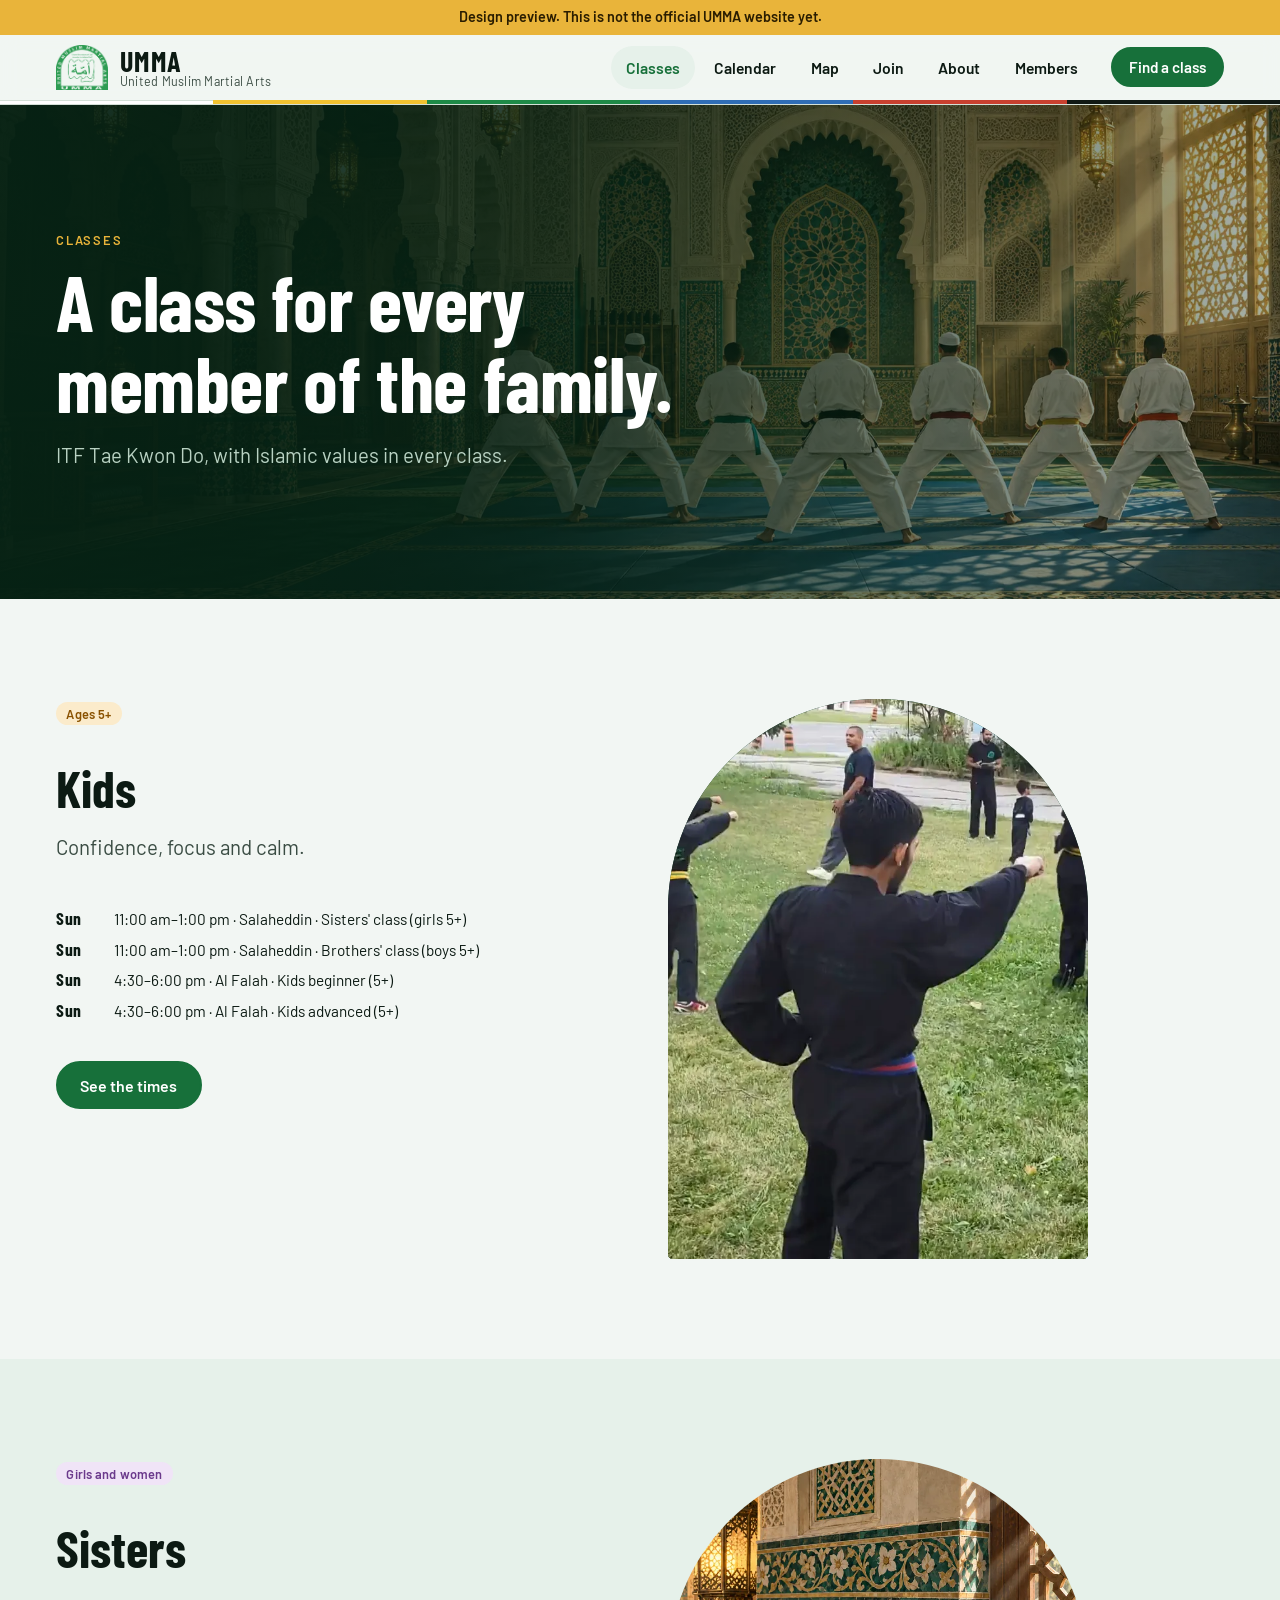
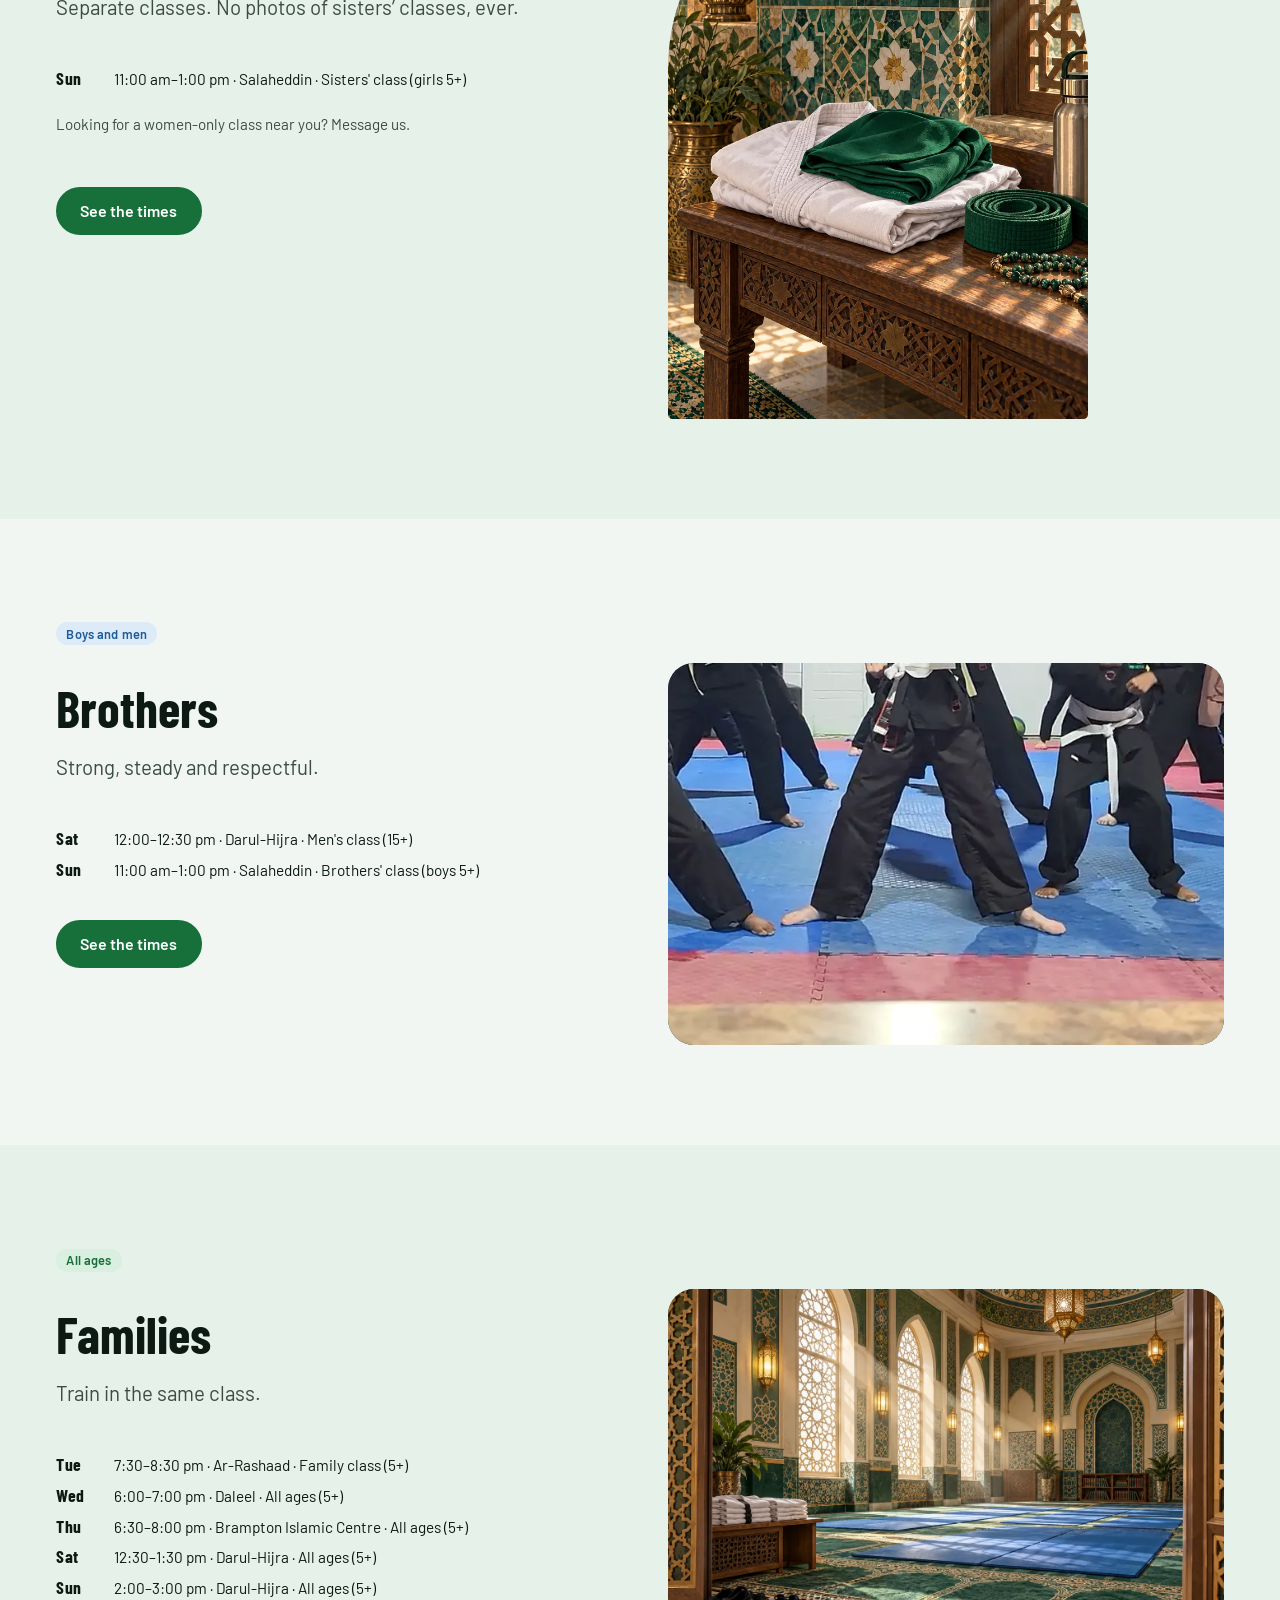
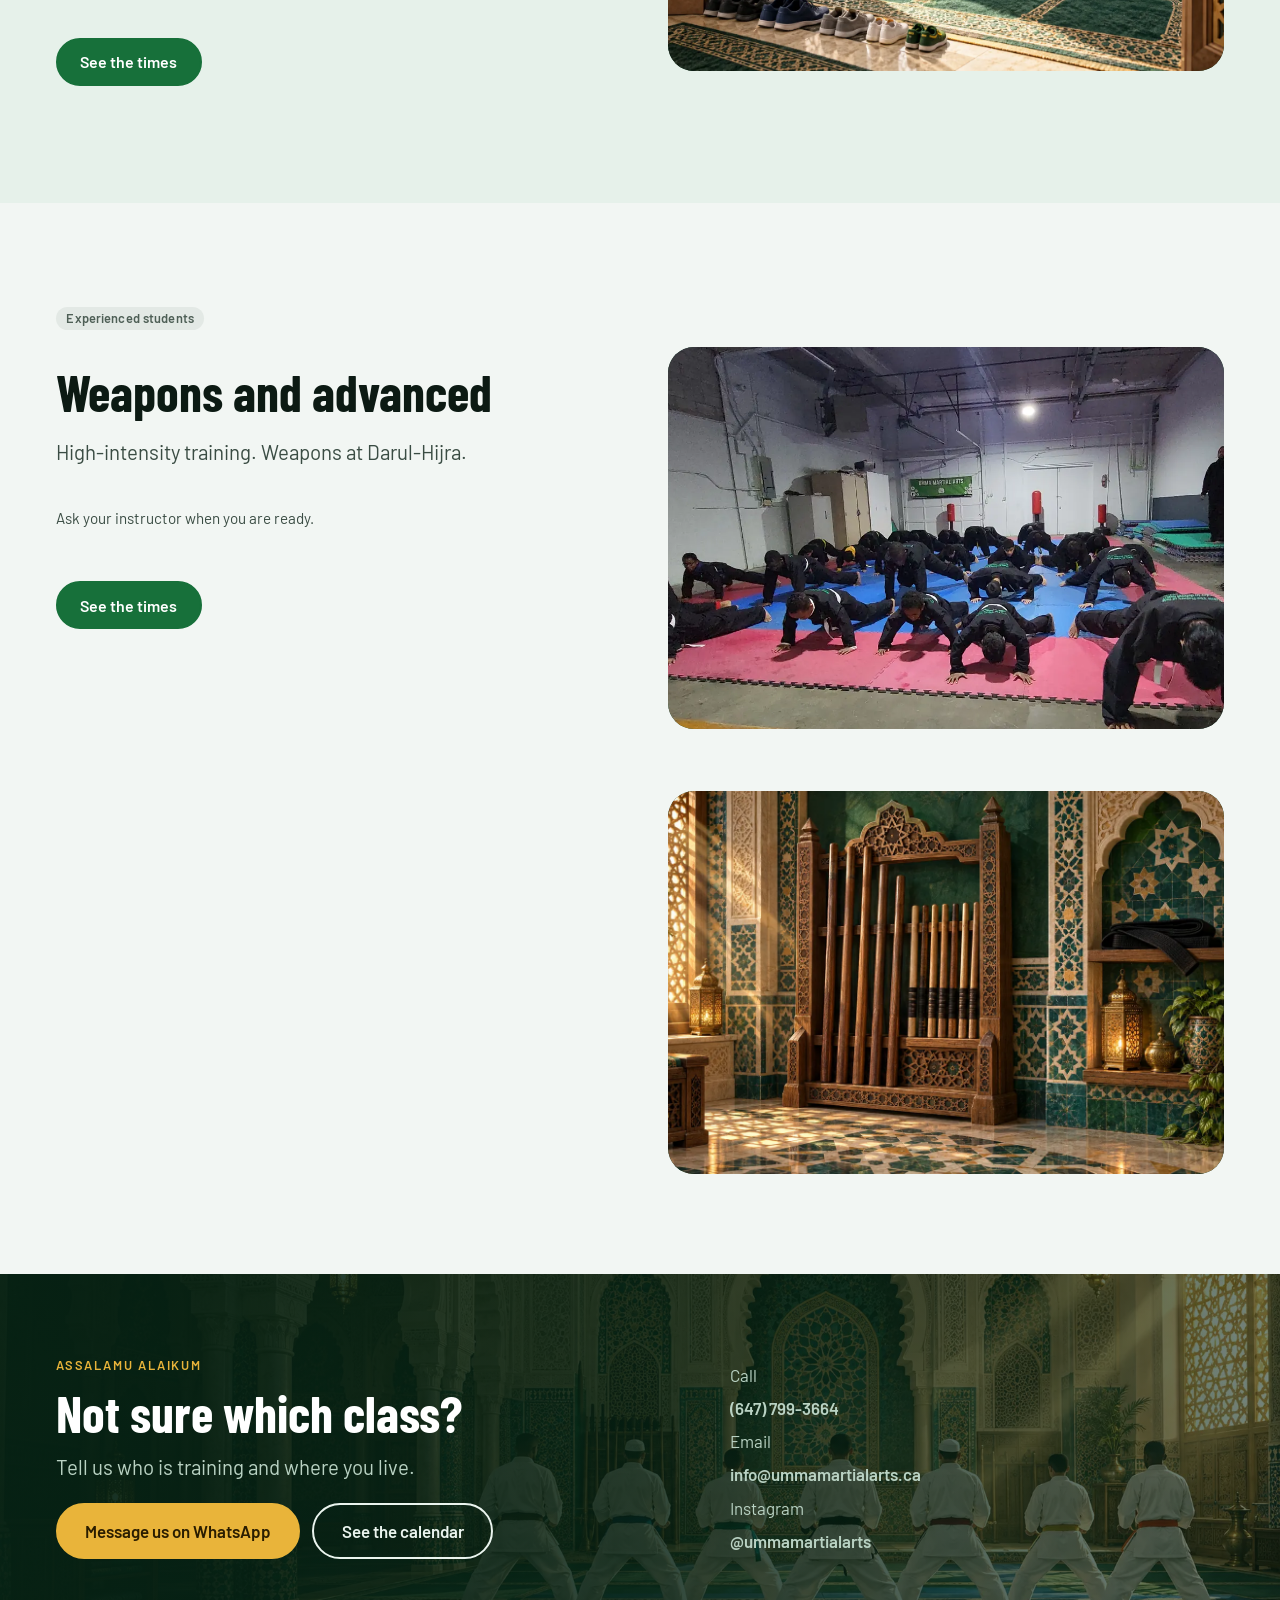
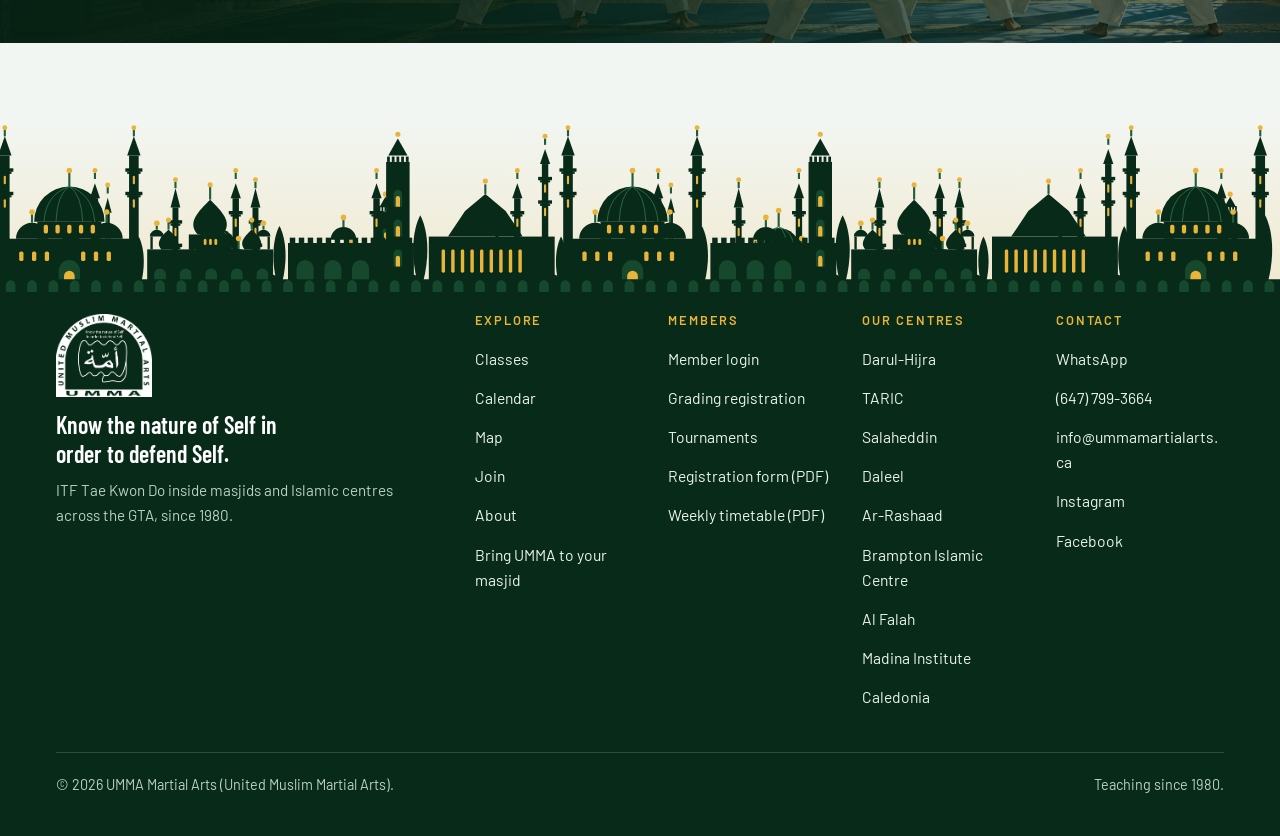
<file: classes.html>
<!doctype html>
<html lang="en">
<head>
<meta charset="utf-8">
<meta name="viewport" content="width=device-width, initial-scale=1, viewport-fit=cover">
<title>Classes for kids, sisters, brothers and families | UMMA Martial Arts</title>
<meta name="description" content="Kids, sisters, brothers, family and advanced ITF Tae Kwon Do classes inside masjids and Islamic centres across the GTA.">
<meta name="robots" content="noindex, nofollow">
<link rel="canonical" href="https://sales580.github.io/umma-martial-arts-redesign/classes.html">
<meta name="theme-color" content="#0A2E1C">
<meta property="og:type" content="website">
<meta property="og:site_name" content="UMMA Martial Arts">
<meta property="og:title" content="Classes for kids, sisters, brothers and families | UMMA Martial Arts">
<meta property="og:description" content="Kids, sisters, brothers, family and advanced ITF Tae Kwon Do classes inside masjids and Islamic centres across the GTA.">
<meta property="og:url" content="https://sales580.github.io/umma-martial-arts-redesign/classes.html">
<meta property="og:image" content="https://sales580.github.io/umma-martial-arts-redesign/og-image.jpg">
<meta name="twitter:card" content="summary_large_image">
<link rel="icon" type="image/png" href="favicon-64.png">
<link rel="apple-touch-icon" href="apple-touch-icon.png">
<link rel="preconnect" href="https://fonts.googleapis.com"><link rel="preconnect" href="https://fonts.gstatic.com" crossorigin><link href="https://fonts.googleapis.com/css2?family=Amiri:wght@400&family=Barlow+Condensed:wght@600;700&family=Barlow:wght@400;500;600&display=swap" rel="stylesheet">
<link rel="stylesheet" href="site.css">

</head>
<body>
<script>document.documentElement.classList.add("js")</script>
<a class="skip" href="#main">Skip to content</a>
<div class="preview-bar" role="note">Design preview. This is not the official UMMA website yet.</div>
<header class="site-header">
  <div class="wrap bar">
    <a class="brand" href="index.html" aria-label="UMMA Martial Arts, home">
      <img class="brand-logo" src="umma-logo-green.png" width="52" height="45" alt="">
      <span class="brand-text"><strong>UMMA</strong><span>United Muslim Martial Arts</span></span>
    </a>
    <nav class="nav" aria-label="Main"><a href="classes.html" aria-current="page">Classes</a><a href="schedule.html">Calendar</a><a href="map.html">Map</a><a href="join.html">Join</a><a href="about.html">About</a><a href="members.html">Members</a></nav>
    <a class="btn btn-sm hide-sm" href="schedule.html">Find a class</a>
  </div>
  <div class="beltbar" aria-hidden="true"><i></i><i></i><i></i><i></i><i></i><i></i></div>
</header>
<main id="main">
<section class="page-hero has-img on-deep"><div class="ph-bg" style="background-image:url(art-hero-wide.webp);background-position:60% 50%" aria-hidden="true"></div><div class="wrap">
  <p class="eyebrow">Classes</p><h1>A class for every member of the family.</h1><p class="lead">ITF Tae Kwon Do, with Islamic values in every class.</p></div></section><section class="section" id="kids" aria-labelledby="kids-h">
  <div class="wrap two">
    <div class="stack rv"><p><span class="tag tag-kids">Ages 5+</span></p><h2 id="kids-h">Kids</h2><p class="lead">Confidence, focus and calm.</p><ul class="mini"><li><b>Sun</b><span>11:00 am–1:00 pm &middot; Salaheddin &middot; Sisters&#x27; class (girls 5+)</span></li><li><b>Sun</b><span>11:00 am–1:00 pm &middot; Salaheddin &middot; Brothers&#x27; class (boys 5+)</span></li><li><b>Sun</b><span>4:30–6:00 pm &middot; Al Falah &middot; Kids beginner (5+)</span></li><li><b>Sun</b><span>4:30–6:00 pm &middot; Al Falah &middot; Kids advanced (5+)</span></li></ul>
      <p class="sec-actions"><a class="btn" href="schedule.html#who-kids">See the times</a></p></div>
    <div class="stack rv" style="--d:.1s"><div class="arch photo-arch"><img src="outdoor.webp" alt="A student throwing a punch outdoors, seen from behind" loading="lazy" style="object-position:50% 30%"></div></div>
  </div>
</section><section class="section section-tint" id="sisters" aria-labelledby="sisters-h">
  <div class="wrap two">
    <div class="stack rv"><p><span class="tag tag-sisters">Girls and women</span></p><h2 id="sisters-h">Sisters</h2><p class="lead">Separate classes. No photos of sisters’ classes, ever.</p><ul class="mini"><li><b>Sun</b><span>11:00 am–1:00 pm &middot; Salaheddin &middot; Sisters&#x27; class (girls 5+)</span></li></ul><p class="tl-note">Looking for a women-only class near you? Message us.</p>
      <p class="sec-actions"><a class="btn" href="schedule.html#who-sisters">See the times</a></p></div>
    <div class="stack rv" style="--d:.1s"><div class="arch photo-arch"><img src="art-sisters.webp" width="1000" height="1000" alt="A folded uniform, a green headscarf and a green belt on a bench by a lattice window (illustration)" loading="lazy"></div></div>
  </div>
</section><section class="section" id="brothers" aria-labelledby="brothers-h">
  <div class="wrap two">
    <div class="stack rv"><p><span class="tag tag-brothers">Boys and men</span></p><h2 id="brothers-h">Brothers</h2><p class="lead">Strong, steady and respectful.</p><ul class="mini"><li><b>Sat</b><span>12:00–12:30 pm &middot; Darul-Hijra &middot; Men&#x27;s class (15+)</span></li><li><b>Sun</b><span>11:00 am–1:00 pm &middot; Salaheddin &middot; Brothers&#x27; class (boys 5+)</span></li></ul>
      <p class="sec-actions"><a class="btn" href="schedule.html#who-brothers">See the times</a></p></div>
    <div class="stack rv" style="--d:.1s"><div class="band" style="aspect-ratio:16/11"><img src="stance-belts.webp" alt="Students holding a wide stance on the mats" loading="lazy" style="object-position:50% 55%"></div></div>
  </div>
</section><section class="section section-tint" id="families" aria-labelledby="families-h">
  <div class="wrap two">
    <div class="stack rv"><p><span class="tag tag-all">All ages</span></p><h2 id="families-h">Families</h2><p class="lead">Train in the same class.</p><ul class="mini"><li><b>Tue</b><span>7:30–8:30 pm &middot; Ar-Rashaad &middot; Family class (5+)</span></li><li><b>Wed</b><span>6:00–7:00 pm &middot; Daleel &middot; All ages (5+)</span></li><li><b>Thu</b><span>6:30–8:00 pm &middot; Brampton Islamic Centre &middot; All ages (5+)</span></li><li><b>Sat</b><span>12:30–1:30 pm &middot; Darul-Hijra &middot; All ages (5+)</span></li><li><b>Sun</b><span>2:00–3:00 pm &middot; Darul-Hijra &middot; All ages (5+)</span></li></ul>
      <p class="sec-actions"><a class="btn" href="schedule.html#who-all">See the times</a></p></div>
    <div class="stack rv" style="--d:.1s"><div class="band" style="aspect-ratio:16/11"><img src="art-hall.webp" alt="A masjid hall prepared for class, with mats on the carpet and shoes of different sizes by the door (illustration)" loading="lazy" style="object-position:50% 60%"></div></div>
  </div>
</section><section class="section" id="advanced" aria-labelledby="advanced-h">
  <div class="wrap two">
    <div class="stack rv"><p><span class="tag tag-open">Experienced students</span></p><h2 id="advanced-h">Weapons and advanced</h2><p class="lead">High-intensity training. Weapons at Darul-Hijra.</p><p class="tl-note">Ask your instructor when you are ready.</p>
      <p class="sec-actions"><a class="btn" href="schedule.html#calendar">See the times</a></p></div>
    <div class="stack rv" style="--d:.1s"><div class="band" style="aspect-ratio:16/11"><img src="pushups.webp" alt="Students doing push-ups in rows" loading="lazy" style="object-position:50% 55%"></div><div class="band" style="aspect-ratio:16/11"><img src="art-weapons.webp" alt="A rack of wooden staffs and training sticks beside a folded black belt (illustration)" loading="lazy" style="object-position:50% 55%"></div></div>
  </div>
</section><section class="cta has-img on-deep" aria-labelledby="cta-h">
  <div class="cta-bg" style="background-image:url(art-hero-wide.webp);background-position:72% 50%" aria-hidden="true"></div>
  <div class="wrap">
    <div class="rv">
      <p class="eyebrow">Assalamu alaikum</p>
      <h2 id="cta-h">Not sure which class?</h2>
      <p class="lead" style="margin-top:.8rem">Tell us who is training and where you live.</p>
      <div class="btn-row"><a class="btn btn-gold btn-lg" href="https://wa.me/16477993664?text=Assalamu%20alaikum%2C%20I%20would%20like%20to%20ask%20about%20UMMA%20classes." target="_blank" rel="noopener">Message us on WhatsApp</a><a class="btn btn-ghost btn-lg" href="schedule.html">See the calendar</a></div>
    </div>
    <p class="contact-lines"><span>Call</span>(647) 799-3664<br><span>Email</span>info@ummamartialarts.ca<br><span>Instagram</span>@ummamartialarts</p>
  </div>
</section>
</main>
<div class="skywrap" aria-hidden="true"><svg class="skyline" viewBox="0 0 1200 170" preserveAspectRatio="xMidYMax slice" aria-hidden="true"><defs><linearGradient id="skh" x1="0" y1="0" x2="0" y2="1"><stop offset="0" stop-color="#E9B43A" stop-opacity="0"/><stop offset="1" stop-color="#E9B43A" stop-opacity=".2"/></linearGradient></defs><rect x="0" y="0" width="1200" height="170" fill="url(#skh)"/><path d="M28.0 162a20.0 20.0 0 0 1 40.0 0z" class="sk-far"/><path d="M48.0 142.0v-10" class="sk-l"/><circle cx="48.0" cy="130.0" r="2.6" class="sk-g"/><rect x="86" y="80" width="6" height="88" class="sk-far"/><rect x="82.5" y="92" width="13" height="3.2" class="sk-far"/><rect x="84.2" y="95.2" width="9.6" height="2" class="sk-far"/><rect x="88.0" y="99" width="2" height="8" rx="1" class="sk-win"/><path d="M84.2 80L89.0 66L93.8 80z" class="sk-far"/><path d="M89.0 62v-6" class="sk-l"/><circle cx="89.0" cy="54" r="2.3" class="sk-g"/><path d="M107.0 164a13.0 13.0 0 0 1 26.0 0z" class="sk-far"/><path d="M120.0 151.0v-6" class="sk-l"/><circle cx="120.0" cy="143.0" r="2.6" class="sk-g"/><path d="M160.0 162a20.0 20.0 0 0 1 40.0 0z" class="sk-far"/><path d="M180.0 142.0v-10" class="sk-l"/><circle cx="180.0" cy="130.0" r="2.6" class="sk-g"/><rect x="218" y="80" width="6" height="88" class="sk-far"/><rect x="214.5" y="92" width="13" height="3.2" class="sk-far"/><rect x="216.2" y="95.2" width="9.6" height="2" class="sk-far"/><rect x="220.0" y="99" width="2" height="8" rx="1" class="sk-win"/><path d="M216.2 80L221.0 66L225.8 80z" class="sk-far"/><path d="M221.0 62v-6" class="sk-l"/><circle cx="221.0" cy="54" r="2.3" class="sk-g"/><path d="M239.0 164a13.0 13.0 0 0 1 26.0 0z" class="sk-far"/><path d="M252.0 151.0v-6" class="sk-l"/><circle cx="252.0" cy="143.0" r="2.6" class="sk-g"/><path d="M292.0 162a20.0 20.0 0 0 1 40.0 0z" class="sk-far"/><path d="M312.0 142.0v-10" class="sk-l"/><circle cx="312.0" cy="130.0" r="2.6" class="sk-g"/><rect x="350" y="80" width="6" height="88" class="sk-far"/><rect x="346.5" y="92" width="13" height="3.2" class="sk-far"/><rect x="348.2" y="95.2" width="9.6" height="2" class="sk-far"/><rect x="352.0" y="99" width="2" height="8" rx="1" class="sk-win"/><path d="M348.2 80L353.0 66L357.8 80z" class="sk-far"/><path d="M353.0 62v-6" class="sk-l"/><circle cx="353.0" cy="54" r="2.3" class="sk-g"/><path d="M371.0 164a13.0 13.0 0 0 1 26.0 0z" class="sk-far"/><path d="M384.0 151.0v-6" class="sk-l"/><circle cx="384.0" cy="143.0" r="2.6" class="sk-g"/><path d="M424.0 162a20.0 20.0 0 0 1 40.0 0z" class="sk-far"/><path d="M444.0 142.0v-10" class="sk-l"/><circle cx="444.0" cy="130.0" r="2.6" class="sk-g"/><rect x="482" y="80" width="6" height="88" class="sk-far"/><rect x="478.5" y="92" width="13" height="3.2" class="sk-far"/><rect x="480.2" y="95.2" width="9.6" height="2" class="sk-far"/><rect x="484.0" y="99" width="2" height="8" rx="1" class="sk-win"/><path d="M480.2 80L485.0 66L489.8 80z" class="sk-far"/><path d="M485.0 62v-6" class="sk-l"/><circle cx="485.0" cy="54" r="2.3" class="sk-g"/><path d="M503.0 164a13.0 13.0 0 0 1 26.0 0z" class="sk-far"/><path d="M516.0 151.0v-6" class="sk-l"/><circle cx="516.0" cy="143.0" r="2.6" class="sk-g"/><path d="M556.0 162a20.0 20.0 0 0 1 40.0 0z" class="sk-far"/><path d="M576.0 142.0v-10" class="sk-l"/><circle cx="576.0" cy="130.0" r="2.6" class="sk-g"/><rect x="614" y="80" width="6" height="88" class="sk-far"/><rect x="610.5" y="92" width="13" height="3.2" class="sk-far"/><rect x="612.2" y="95.2" width="9.6" height="2" class="sk-far"/><rect x="616.0" y="99" width="2" height="8" rx="1" class="sk-win"/><path d="M612.2 80L617.0 66L621.8 80z" class="sk-far"/><path d="M617.0 62v-6" class="sk-l"/><circle cx="617.0" cy="54" r="2.3" class="sk-g"/><path d="M635.0 164a13.0 13.0 0 0 1 26.0 0z" class="sk-far"/><path d="M648.0 151.0v-6" class="sk-l"/><circle cx="648.0" cy="143.0" r="2.6" class="sk-g"/><path d="M688.0 162a20.0 20.0 0 0 1 40.0 0z" class="sk-far"/><path d="M708.0 142.0v-10" class="sk-l"/><circle cx="708.0" cy="130.0" r="2.6" class="sk-g"/><rect x="746" y="80" width="6" height="88" class="sk-far"/><rect x="742.5" y="92" width="13" height="3.2" class="sk-far"/><rect x="744.2" y="95.2" width="9.6" height="2" class="sk-far"/><rect x="748.0" y="99" width="2" height="8" rx="1" class="sk-win"/><path d="M744.2 80L749.0 66L753.8 80z" class="sk-far"/><path d="M749.0 62v-6" class="sk-l"/><circle cx="749.0" cy="54" r="2.3" class="sk-g"/><path d="M767.0 164a13.0 13.0 0 0 1 26.0 0z" class="sk-far"/><path d="M780.0 151.0v-6" class="sk-l"/><circle cx="780.0" cy="143.0" r="2.6" class="sk-g"/><path d="M820.0 162a20.0 20.0 0 0 1 40.0 0z" class="sk-far"/><path d="M840.0 142.0v-10" class="sk-l"/><circle cx="840.0" cy="130.0" r="2.6" class="sk-g"/><rect x="878" y="80" width="6" height="88" class="sk-far"/><rect x="874.5" y="92" width="13" height="3.2" class="sk-far"/><rect x="876.2" y="95.2" width="9.6" height="2" class="sk-far"/><rect x="880.0" y="99" width="2" height="8" rx="1" class="sk-win"/><path d="M876.2 80L881.0 66L885.8 80z" class="sk-far"/><path d="M881.0 62v-6" class="sk-l"/><circle cx="881.0" cy="54" r="2.3" class="sk-g"/><path d="M899.0 164a13.0 13.0 0 0 1 26.0 0z" class="sk-far"/><path d="M912.0 151.0v-6" class="sk-l"/><circle cx="912.0" cy="143.0" r="2.6" class="sk-g"/><path d="M952.0 162a20.0 20.0 0 0 1 40.0 0z" class="sk-far"/><path d="M972.0 142.0v-10" class="sk-l"/><circle cx="972.0" cy="130.0" r="2.6" class="sk-g"/><rect x="1010" y="80" width="6" height="88" class="sk-far"/><rect x="1006.5" y="92" width="13" height="3.2" class="sk-far"/><rect x="1008.2" y="95.2" width="9.6" height="2" class="sk-far"/><rect x="1012.0" y="99" width="2" height="8" rx="1" class="sk-win"/><path d="M1008.2 80L1013.0 66L1017.8 80z" class="sk-far"/><path d="M1013.0 62v-6" class="sk-l"/><circle cx="1013.0" cy="54" r="2.3" class="sk-g"/><path d="M1031.0 164a13.0 13.0 0 0 1 26.0 0z" class="sk-far"/><path d="M1044.0 151.0v-6" class="sk-l"/><circle cx="1044.0" cy="143.0" r="2.6" class="sk-g"/><path d="M1084.0 162a20.0 20.0 0 0 1 40.0 0z" class="sk-far"/><path d="M1104.0 142.0v-10" class="sk-l"/><circle cx="1104.0" cy="130.0" r="2.6" class="sk-g"/><rect x="1142" y="80" width="6" height="88" class="sk-far"/><rect x="1138.5" y="92" width="13" height="3.2" class="sk-far"/><rect x="1140.2" y="95.2" width="9.6" height="2" class="sk-far"/><rect x="1144.0" y="99" width="2" height="8" rx="1" class="sk-win"/><path d="M1140.2 80L1145.0 66L1149.8 80z" class="sk-far"/><path d="M1145.0 62v-6" class="sk-l"/><circle cx="1145.0" cy="54" r="2.3" class="sk-g"/><path d="M1163.0 164a13.0 13.0 0 0 1 26.0 0z" class="sk-far"/><path d="M1176.0 151.0v-6" class="sk-l"/><circle cx="1176.0" cy="143.0" r="2.6" class="sk-g"/><rect x="33.4" y="135.8" width="73.2" height="32.2" class="sk-mid"/><path d="M44.6 135.8L54.5 120.9H78.1L88.0 135.8z" class="sk-mid"/><path d="M54.5 120.9L66.3 111.0L78.1 120.9z" class="sk-mid"/><path d="M66.3 111.0v-9" class="sk-l"/><circle cx="66.3" cy="103.5" r="2.4" class="sk-g"/><rect x="99.14" y="93.6" width="3.7199999999999998" height="74.4" class="sk-mid"/><rect x="95.64" y="105.6" width="10.719999999999999" height="3.2" class="sk-mid"/><rect x="97.34" y="108.8" width="7.32" height="2" class="sk-mid"/><rect x="100.0" y="112.6" width="2" height="8" rx="1" class="sk-win"/><rect x="95.64" y="127.6" width="10.719999999999999" height="3.2" class="sk-mid"/><rect x="97.34" y="130.79999999999998" width="7.32" height="2" class="sk-mid"/><rect x="100.0" y="134.6" width="2" height="8" rx="1" class="sk-win"/><path d="M97.34 93.6L101.0 79.6L104.66 93.6z" class="sk-mid"/><path d="M101.0 75.6v-6" class="sk-l"/><circle cx="101.0" cy="67.6" r="2.3" class="sk-g"/><rect x="40.9" y="143.2" width="2.0" height="13.6" rx="1.4" class="sk-win"/><rect x="46.4" y="143.2" width="2.0" height="13.6" rx="1.4" class="sk-win"/><rect x="52.0" y="143.2" width="2.0" height="13.6" rx="1.4" class="sk-win"/><rect x="57.6" y="143.2" width="2.0" height="13.6" rx="1.4" class="sk-win"/><rect x="63.2" y="143.2" width="2.0" height="13.6" rx="1.4" class="sk-win"/><rect x="68.8" y="143.2" width="2.0" height="13.6" rx="1.4" class="sk-win"/><rect x="74.3" y="143.2" width="2.0" height="13.6" rx="1.4" class="sk-win"/><rect x="79.9" y="143.2" width="2.0" height="13.6" rx="1.4" class="sk-win"/><rect x="85.5" y="143.2" width="2.0" height="13.6" rx="1.4" class="sk-win"/><rect x="165.4" y="137.0" width="73.2" height="31.0" class="sk-mid"/><path d="M171.0 137.0a9.3 9.3 0 0 1 18.6 0z" class="sk-mid"/><path d="M180.3 127.7v-8" class="sk-l"/><circle cx="180.3" cy="117.7" r="2.6" class="sk-g"/><path d="M214.4 137.0a9.3 9.3 0 0 1 18.6 0z" class="sk-mid"/><path d="M223.7 127.7v-8" class="sk-l"/><circle cx="223.7" cy="117.7" r="2.6" class="sk-g"/><rect x="183.4" y="127.1" width="37.2" height="9.9" class="sk-mid"/><path d="M181.5 127.08a20.5 20.5 0 0 1 40.9 0z" class="sk-mid"/><path d="M187.3 127.08Q188.4 111.1 202.0 106.6" class="sk-rib"/><path d="M194.2 127.08Q194.8 111.1 202.0 106.6" class="sk-rib"/><path d="M209.8 127.08Q209.2 111.1 202.0 106.6" class="sk-rib"/><path d="M216.7 127.08Q215.6 111.1 202.0 106.6" class="sk-rib"/><path d="M202.0 106.6v-13" class="sk-l"/><circle cx="202.0" cy="91.6" r="2.6" class="sk-g"/><rect x="187.1" y="128.94" width="2.48" height="4.96" rx="1.6" class="sk-win"/><rect x="193.9" y="128.94" width="2.48" height="4.96" rx="1.6" class="sk-win"/><rect x="200.8" y="128.94" width="2.48" height="4.96" rx="1.6" class="sk-win"/><rect x="207.6" y="128.94" width="2.48" height="4.96" rx="1.6" class="sk-win"/><rect x="214.4" y="128.94" width="2.48" height="4.96" rx="1.6" class="sk-win"/><rect x="161.70000000000002" y="88.64" width="5.58" height="79.36" class="sk-mid"/><rect x="158.20000000000002" y="100.64" width="12.58" height="3.2" class="sk-mid"/><rect x="159.9" y="103.84" width="9.18" height="2" class="sk-mid"/><rect x="163.5" y="107.64" width="2" height="8" rx="1" class="sk-win"/><rect x="158.20000000000002" y="122.64" width="12.58" height="3.2" class="sk-mid"/><rect x="159.9" y="125.84" width="9.18" height="2" class="sk-mid"/><rect x="163.5" y="129.64" width="2" height="8" rx="1" class="sk-win"/><path d="M159.9 88.64L164.5 70.64L169.08000000000004 88.64z" class="sk-mid"/><path d="M164.5 70.64v-6" class="sk-l"/><circle cx="164.5" cy="62.64" r="2.3" class="sk-g"/><rect x="236.72" y="88.64" width="5.58" height="79.36" class="sk-mid"/><rect x="233.22" y="100.64" width="12.58" height="3.2" class="sk-mid"/><rect x="234.92" y="103.84" width="9.18" height="2" class="sk-mid"/><rect x="238.5" y="107.64" width="2" height="8" rx="1" class="sk-win"/><rect x="233.22" y="122.64" width="12.58" height="3.2" class="sk-mid"/><rect x="234.92" y="125.84" width="9.18" height="2" class="sk-mid"/><rect x="238.5" y="129.64" width="2" height="8" rx="1" class="sk-win"/><path d="M234.92 88.64L239.5 70.64L244.10000000000002 88.64z" class="sk-mid"/><path d="M239.5 70.64v-6" class="sk-l"/><circle cx="239.5" cy="62.64" r="2.3" class="sk-g"/><path d="M195.8 168V155.6a6.2 6.2 0 0 1 12.4 0V168z" class="sk-cut"/><path d="M198.9 168V158.7a3.1 3.1 0 0 1 6.2 0V168z" class="sk-win"/><rect x="172.9" y="144.44" width="4" height="5.58" rx="1.6" class="sk-win"/><rect x="180.3" y="144.44" width="4" height="5.58" rx="1.6" class="sk-win"/><rect x="187.7" y="144.44" width="4" height="5.58" rx="1.6" class="sk-win"/><rect x="208.8" y="144.44" width="4" height="5.58" rx="1.6" class="sk-win"/><rect x="216.3" y="144.44" width="4" height="5.58" rx="1.6" class="sk-win"/><rect x="223.7" y="144.44" width="4" height="5.58" rx="1.6" class="sk-win"/><rect x="297.4" y="139.5" width="73.2" height="28.5" class="sk-mid"/><rect x="298.5" y="134.48" width="3.1" height="5" class="sk-mid"/><rect x="303.7" y="134.48" width="3.1" height="5" class="sk-mid"/><rect x="308.9" y="134.48" width="3.1" height="5" class="sk-mid"/><rect x="314.1" y="134.48" width="3.1" height="5" class="sk-mid"/><rect x="319.4" y="134.48" width="3.1" height="5" class="sk-mid"/><rect x="324.6" y="134.48" width="3.1" height="5" class="sk-mid"/><rect x="329.8" y="134.48" width="3.1" height="5" class="sk-mid"/><rect x="335.0" y="134.48" width="3.1" height="5" class="sk-mid"/><rect x="340.3" y="134.48" width="3.1" height="5" class="sk-mid"/><rect x="345.5" y="134.48" width="3.1" height="5" class="sk-mid"/><rect x="350.7" y="134.48" width="3.1" height="5" class="sk-mid"/><rect x="355.9" y="134.48" width="3.1" height="5" class="sk-mid"/><rect x="361.2" y="134.48" width="3.1" height="5" class="sk-mid"/><rect x="366.4" y="134.48" width="3.1" height="5" class="sk-mid"/><rect x="354.5" y="92.4" width="13.6" height="75.6" class="sk-mid"/><rect x="355.0" y="87.36" width="1.6" height="5" class="sk-mid"/><rect x="357.7" y="87.36" width="1.6" height="5" class="sk-mid"/><rect x="360.5" y="87.36" width="1.6" height="5" class="sk-mid"/><rect x="363.2" y="87.36" width="1.6" height="5" class="sk-mid"/><rect x="365.9" y="87.36" width="1.6" height="5" class="sk-mid"/><path d="M355.7 88.6L361.3 78.7L366.9 88.6z" class="sk-mid"/><circle cx="361.3" cy="76.2" r="2.4" class="sk-g"/><path d="M358.8 153.12V145.7a2.5 2.5 0 0 1 5.0 0V153.12z" class="sk-cut"/><path d="M360.0 153.12V148.2a1.2 1.2 0 0 1 2.5 0V153.12z" class="sk-win"/><path d="M358.8 135.76V128.3a2.5 2.5 0 0 1 5.0 0V135.76z" class="sk-cut"/><path d="M360.0 135.76V130.8a1.2 1.2 0 0 1 2.5 0V135.76z" class="sk-win"/><path d="M358.8 118.4V111.0a2.5 2.5 0 0 1 5.0 0V118.4z" class="sk-cut"/><path d="M360.0 118.4V113.4a1.2 1.2 0 0 1 2.5 0V118.4z" class="sk-win"/><path d="M302.4 168V154.4a5.0 5.0 0 0 1 9.9 0V168z" class="sk-cut"/><path d="M318.5 168V154.4a5.0 5.0 0 0 1 9.9 0V168z" class="sk-cut"/><path d="M334.6 168V154.4a5.0 5.0 0 0 1 9.9 0V168z" class="sk-cut"/><path d="M322.2 137.61999999999998a7.4 7.4 0 0 1 14.9 0z" class="sk-mid"/><path d="M329.7 130.2v-7" class="sk-l"/><circle cx="329.7" cy="121.2" r="2.6" class="sk-g"/><rect x="429.4" y="143.2" width="73.2" height="24.8" class="sk-mid"/><rect x="453.6" y="134.5" width="24.8" height="8.7" class="sk-mid"/><path d="M458.8 134.51999999999998C452.3 127.4 459.5 120.8 466.0 114.3C472.5 120.8 479.7 127.4 473.2 134.51999999999998z" class="sk-mid"/><path d="M466.0 114.3v-12" class="sk-l"/><circle cx="466.0" cy="100.3" r="2.4" class="sk-g"/><path d="M437.7 143.2C434.0 139.1 438.1 135.4 441.8 131.7C445.5 135.4 449.6 139.1 445.9 143.2z" class="sk-mid"/><path d="M441.8 131.7v-7" class="sk-l"/><circle cx="441.8" cy="122.7" r="2.4" class="sk-g"/><path d="M486.1 143.2C482.4 139.1 486.5 135.4 490.2 131.7C493.9 135.4 498.0 139.1 494.3 143.2z" class="sk-mid"/><path d="M490.2 131.7v-7" class="sk-l"/><circle cx="490.2" cy="122.7" r="2.4" class="sk-g"/><path d="M431.3 134.5h7.4" class="sk-l"/><rect x="431.3" y="135.8" width="1.4" height="7.4" class="sk-mid"/><rect x="437.4" y="135.8" width="1.4" height="7.4" class="sk-mid"/><path d="M431.0 135.76a4.0 4.0 0 0 1 8.1 0z" class="sk-mid"/><path d="M435.0 131.7v-4" class="sk-l"/><circle cx="435.0" cy="125.7" r="2.6" class="sk-g"/><path d="M493.3 134.5h7.4" class="sk-l"/><rect x="493.3" y="135.8" width="1.4" height="7.4" class="sk-mid"/><rect x="499.4" y="135.8" width="1.4" height="7.4" class="sk-mid"/><path d="M493.0 135.76a4.0 4.0 0 0 1 8.1 0z" class="sk-mid"/><path d="M497.0 131.7v-4" class="sk-l"/><circle cx="497.0" cy="125.7" r="2.6" class="sk-g"/><path d="M433.4 168V157.8a3.4 3.4 0 0 1 6.8 0V168z" class="sk-cut"/><path d="M448.3 168V157.8a3.4 3.4 0 0 1 6.8 0V168z" class="sk-cut"/><path d="M463.2 168V157.8a3.4 3.4 0 0 1 6.8 0V168z" class="sk-cut"/><path d="M478.1 168V157.8a3.4 3.4 0 0 1 6.8 0V168z" class="sk-cut"/><path d="M493.0 168V157.8a3.4 3.4 0 0 1 6.8 0V168z" class="sk-cut"/><rect x="462.3" y="137.0" width="1.612" height="3.7199999999999998" rx="1.6" class="sk-win"/><rect x="465.4" y="137.0" width="1.612" height="3.7199999999999998" rx="1.6" class="sk-win"/><rect x="468.5" y="137.0" width="1.612" height="3.7199999999999998" rx="1.6" class="sk-win"/><rect x="561.4" y="135.8" width="73.2" height="32.2" class="sk-mid"/><path d="M572.6 135.8L582.5 120.9H606.1L616.0 135.8z" class="sk-mid"/><path d="M582.5 120.9L594.3 111.0L606.1 120.9z" class="sk-mid"/><path d="M594.3 111.0v-9" class="sk-l"/><circle cx="594.3" cy="103.5" r="2.4" class="sk-g"/><rect x="627.1399999999999" y="93.6" width="3.7199999999999998" height="74.4" class="sk-mid"/><rect x="623.6399999999999" y="105.6" width="10.719999999999999" height="3.2" class="sk-mid"/><rect x="625.3399999999999" y="108.8" width="7.32" height="2" class="sk-mid"/><rect x="628.0" y="112.6" width="2" height="8" rx="1" class="sk-win"/><rect x="623.6399999999999" y="127.6" width="10.719999999999999" height="3.2" class="sk-mid"/><rect x="625.3399999999999" y="130.79999999999998" width="7.32" height="2" class="sk-mid"/><rect x="628.0" y="134.6" width="2" height="8" rx="1" class="sk-win"/><path d="M625.3399999999999 93.6L629.0 79.6L632.6599999999999 93.6z" class="sk-mid"/><path d="M629.0 75.6v-6" class="sk-l"/><circle cx="629.0" cy="67.6" r="2.3" class="sk-g"/><rect x="568.9" y="143.2" width="2.0" height="13.6" rx="1.4" class="sk-win"/><rect x="574.4" y="143.2" width="2.0" height="13.6" rx="1.4" class="sk-win"/><rect x="580.0" y="143.2" width="2.0" height="13.6" rx="1.4" class="sk-win"/><rect x="585.6" y="143.2" width="2.0" height="13.6" rx="1.4" class="sk-win"/><rect x="591.2" y="143.2" width="2.0" height="13.6" rx="1.4" class="sk-win"/><rect x="596.8" y="143.2" width="2.0" height="13.6" rx="1.4" class="sk-win"/><rect x="602.3" y="143.2" width="2.0" height="13.6" rx="1.4" class="sk-win"/><rect x="607.9" y="143.2" width="2.0" height="13.6" rx="1.4" class="sk-win"/><rect x="613.5" y="143.2" width="2.0" height="13.6" rx="1.4" class="sk-win"/><rect x="693.4" y="137.0" width="73.2" height="31.0" class="sk-mid"/><path d="M699.0 137.0a9.3 9.3 0 0 1 18.6 0z" class="sk-mid"/><path d="M708.3 127.7v-8" class="sk-l"/><circle cx="708.3" cy="117.7" r="2.6" class="sk-g"/><path d="M742.4 137.0a9.3 9.3 0 0 1 18.6 0z" class="sk-mid"/><path d="M751.7 127.7v-8" class="sk-l"/><circle cx="751.7" cy="117.7" r="2.6" class="sk-g"/><rect x="711.4" y="127.1" width="37.2" height="9.9" class="sk-mid"/><path d="M709.5 127.08a20.5 20.5 0 0 1 40.9 0z" class="sk-mid"/><path d="M715.3 127.08Q716.4 111.1 730.0 106.6" class="sk-rib"/><path d="M722.2 127.08Q722.8 111.1 730.0 106.6" class="sk-rib"/><path d="M737.8 127.08Q737.2 111.1 730.0 106.6" class="sk-rib"/><path d="M744.7 127.08Q743.6 111.1 730.0 106.6" class="sk-rib"/><path d="M730.0 106.6v-13" class="sk-l"/><circle cx="730.0" cy="91.6" r="2.6" class="sk-g"/><rect x="715.1" y="128.94" width="2.48" height="4.96" rx="1.6" class="sk-win"/><rect x="721.9" y="128.94" width="2.48" height="4.96" rx="1.6" class="sk-win"/><rect x="728.8" y="128.94" width="2.48" height="4.96" rx="1.6" class="sk-win"/><rect x="735.6" y="128.94" width="2.48" height="4.96" rx="1.6" class="sk-win"/><rect x="742.4" y="128.94" width="2.48" height="4.96" rx="1.6" class="sk-win"/><rect x="689.6999999999999" y="88.64" width="5.58" height="79.36" class="sk-mid"/><rect x="686.1999999999999" y="100.64" width="12.58" height="3.2" class="sk-mid"/><rect x="687.9" y="103.84" width="9.18" height="2" class="sk-mid"/><rect x="691.5" y="107.64" width="2" height="8" rx="1" class="sk-win"/><rect x="686.1999999999999" y="122.64" width="12.58" height="3.2" class="sk-mid"/><rect x="687.9" y="125.84" width="9.18" height="2" class="sk-mid"/><rect x="691.5" y="129.64" width="2" height="8" rx="1" class="sk-win"/><path d="M687.9 88.64L692.5 70.64L697.0799999999999 88.64z" class="sk-mid"/><path d="M692.5 70.64v-6" class="sk-l"/><circle cx="692.5" cy="62.64" r="2.3" class="sk-g"/><rect x="764.7199999999999" y="88.64" width="5.58" height="79.36" class="sk-mid"/><rect x="761.2199999999999" y="100.64" width="12.58" height="3.2" class="sk-mid"/><rect x="762.92" y="103.84" width="9.18" height="2" class="sk-mid"/><rect x="766.5" y="107.64" width="2" height="8" rx="1" class="sk-win"/><rect x="761.2199999999999" y="122.64" width="12.58" height="3.2" class="sk-mid"/><rect x="762.92" y="125.84" width="9.18" height="2" class="sk-mid"/><rect x="766.5" y="129.64" width="2" height="8" rx="1" class="sk-win"/><path d="M762.92 88.64L767.5 70.64L772.0999999999999 88.64z" class="sk-mid"/><path d="M767.5 70.64v-6" class="sk-l"/><circle cx="767.5" cy="62.64" r="2.3" class="sk-g"/><path d="M723.8 168V155.6a6.2 6.2 0 0 1 12.4 0V168z" class="sk-cut"/><path d="M726.9 168V158.7a3.1 3.1 0 0 1 6.2 0V168z" class="sk-win"/><rect x="700.9" y="144.44" width="4" height="5.58" rx="1.6" class="sk-win"/><rect x="708.3" y="144.44" width="4" height="5.58" rx="1.6" class="sk-win"/><rect x="715.7" y="144.44" width="4" height="5.58" rx="1.6" class="sk-win"/><rect x="736.8" y="144.44" width="4" height="5.58" rx="1.6" class="sk-win"/><rect x="744.3" y="144.44" width="4" height="5.58" rx="1.6" class="sk-win"/><rect x="751.7" y="144.44" width="4" height="5.58" rx="1.6" class="sk-win"/><rect x="825.4" y="137.0" width="73.2" height="31.0" class="sk-mid"/><path d="M831.0 137.0a9.3 9.3 0 0 1 18.6 0z" class="sk-mid"/><path d="M840.3 127.7v-8" class="sk-l"/><circle cx="840.3" cy="117.7" r="2.6" class="sk-g"/><path d="M874.4 137.0a9.3 9.3 0 0 1 18.6 0z" class="sk-mid"/><path d="M883.7 127.7v-8" class="sk-l"/><circle cx="883.7" cy="117.7" r="2.6" class="sk-g"/><rect x="843.4" y="127.1" width="37.2" height="9.9" class="sk-mid"/><path d="M841.5 127.08a20.5 20.5 0 0 1 40.9 0z" class="sk-mid"/><path d="M847.3 127.08Q848.4 111.1 862.0 106.6" class="sk-rib"/><path d="M854.2 127.08Q854.8 111.1 862.0 106.6" class="sk-rib"/><path d="M869.8 127.08Q869.2 111.1 862.0 106.6" class="sk-rib"/><path d="M876.7 127.08Q875.6 111.1 862.0 106.6" class="sk-rib"/><path d="M862.0 106.6v-13" class="sk-l"/><circle cx="862.0" cy="91.6" r="2.6" class="sk-g"/><rect x="847.1" y="128.94" width="2.48" height="4.96" rx="1.6" class="sk-win"/><rect x="853.9" y="128.94" width="2.48" height="4.96" rx="1.6" class="sk-win"/><rect x="860.8" y="128.94" width="2.48" height="4.96" rx="1.6" class="sk-win"/><rect x="867.6" y="128.94" width="2.48" height="4.96" rx="1.6" class="sk-win"/><rect x="874.4" y="128.94" width="2.48" height="4.96" rx="1.6" class="sk-win"/><rect x="821.6999999999999" y="88.64" width="5.58" height="79.36" class="sk-mid"/><rect x="818.1999999999999" y="100.64" width="12.58" height="3.2" class="sk-mid"/><rect x="819.9" y="103.84" width="9.18" height="2" class="sk-mid"/><rect x="823.5" y="107.64" width="2" height="8" rx="1" class="sk-win"/><rect x="818.1999999999999" y="122.64" width="12.58" height="3.2" class="sk-mid"/><rect x="819.9" y="125.84" width="9.18" height="2" class="sk-mid"/><rect x="823.5" y="129.64" width="2" height="8" rx="1" class="sk-win"/><path d="M819.9 88.64L824.5 70.64L829.0799999999999 88.64z" class="sk-mid"/><path d="M824.5 70.64v-6" class="sk-l"/><circle cx="824.5" cy="62.64" r="2.3" class="sk-g"/><rect x="896.7199999999999" y="88.64" width="5.58" height="79.36" class="sk-mid"/><rect x="893.2199999999999" y="100.64" width="12.58" height="3.2" class="sk-mid"/><rect x="894.92" y="103.84" width="9.18" height="2" class="sk-mid"/><rect x="898.5" y="107.64" width="2" height="8" rx="1" class="sk-win"/><rect x="893.2199999999999" y="122.64" width="12.58" height="3.2" class="sk-mid"/><rect x="894.92" y="125.84" width="9.18" height="2" class="sk-mid"/><rect x="898.5" y="129.64" width="2" height="8" rx="1" class="sk-win"/><path d="M894.92 88.64L899.5 70.64L904.0999999999999 88.64z" class="sk-mid"/><path d="M899.5 70.64v-6" class="sk-l"/><circle cx="899.5" cy="62.64" r="2.3" class="sk-g"/><path d="M855.8 168V155.6a6.2 6.2 0 0 1 12.4 0V168z" class="sk-cut"/><path d="M858.9 168V158.7a3.1 3.1 0 0 1 6.2 0V168z" class="sk-win"/><rect x="832.9" y="144.44" width="4" height="5.58" rx="1.6" class="sk-win"/><rect x="840.3" y="144.44" width="4" height="5.58" rx="1.6" class="sk-win"/><rect x="847.7" y="144.44" width="4" height="5.58" rx="1.6" class="sk-win"/><rect x="868.8" y="144.44" width="4" height="5.58" rx="1.6" class="sk-win"/><rect x="876.3" y="144.44" width="4" height="5.58" rx="1.6" class="sk-win"/><rect x="883.7" y="144.44" width="4" height="5.58" rx="1.6" class="sk-win"/><rect x="957.4" y="143.2" width="73.2" height="24.8" class="sk-mid"/><rect x="981.6" y="134.5" width="24.8" height="8.7" class="sk-mid"/><path d="M986.8 134.51999999999998C980.3 127.4 987.5 120.8 994.0 114.3C1000.5 120.8 1007.7 127.4 1001.2 134.51999999999998z" class="sk-mid"/><path d="M994.0 114.3v-12" class="sk-l"/><circle cx="994.0" cy="100.3" r="2.4" class="sk-g"/><path d="M965.7 143.2C962.0 139.1 966.1 135.4 969.8 131.7C973.5 135.4 977.6 139.1 973.9 143.2z" class="sk-mid"/><path d="M969.8 131.7v-7" class="sk-l"/><circle cx="969.8" cy="122.7" r="2.4" class="sk-g"/><path d="M1014.1 143.2C1010.4 139.1 1014.5 135.4 1018.2 131.7C1021.9 135.4 1026.0 139.1 1022.3 143.2z" class="sk-mid"/><path d="M1018.2 131.7v-7" class="sk-l"/><circle cx="1018.2" cy="122.7" r="2.4" class="sk-g"/><path d="M959.3 134.5h7.4" class="sk-l"/><rect x="959.3" y="135.8" width="1.4" height="7.4" class="sk-mid"/><rect x="965.4" y="135.8" width="1.4" height="7.4" class="sk-mid"/><path d="M959.0 135.76a4.0 4.0 0 0 1 8.1 0z" class="sk-mid"/><path d="M963.0 131.7v-4" class="sk-l"/><circle cx="963.0" cy="125.7" r="2.6" class="sk-g"/><path d="M1021.3 134.5h7.4" class="sk-l"/><rect x="1021.3" y="135.8" width="1.4" height="7.4" class="sk-mid"/><rect x="1027.4" y="135.8" width="1.4" height="7.4" class="sk-mid"/><path d="M1021.0 135.76a4.0 4.0 0 0 1 8.1 0z" class="sk-mid"/><path d="M1025.0 131.7v-4" class="sk-l"/><circle cx="1025.0" cy="125.7" r="2.6" class="sk-g"/><path d="M961.5 168V157.8a3.4 3.4 0 0 1 6.8 0V168z" class="sk-cut"/><path d="M976.3 168V157.8a3.4 3.4 0 0 1 6.8 0V168z" class="sk-cut"/><path d="M991.2 168V157.8a3.4 3.4 0 0 1 6.8 0V168z" class="sk-cut"/><path d="M1006.1 168V157.8a3.4 3.4 0 0 1 6.8 0V168z" class="sk-cut"/><path d="M1021.0 168V157.8a3.4 3.4 0 0 1 6.8 0V168z" class="sk-cut"/><rect x="990.3" y="137.0" width="1.612" height="3.7199999999999998" rx="1.6" class="sk-win"/><rect x="993.4" y="137.0" width="1.612" height="3.7199999999999998" rx="1.6" class="sk-win"/><rect x="996.5" y="137.0" width="1.612" height="3.7199999999999998" rx="1.6" class="sk-win"/><rect x="1089.4" y="139.5" width="73.2" height="28.5" class="sk-mid"/><rect x="1090.5" y="134.48" width="3.1" height="5" class="sk-mid"/><rect x="1095.7" y="134.48" width="3.1" height="5" class="sk-mid"/><rect x="1100.9" y="134.48" width="3.1" height="5" class="sk-mid"/><rect x="1106.1" y="134.48" width="3.1" height="5" class="sk-mid"/><rect x="1111.4" y="134.48" width="3.1" height="5" class="sk-mid"/><rect x="1116.6" y="134.48" width="3.1" height="5" class="sk-mid"/><rect x="1121.8" y="134.48" width="3.1" height="5" class="sk-mid"/><rect x="1127.0" y="134.48" width="3.1" height="5" class="sk-mid"/><rect x="1132.3" y="134.48" width="3.1" height="5" class="sk-mid"/><rect x="1137.5" y="134.48" width="3.1" height="5" class="sk-mid"/><rect x="1142.7" y="134.48" width="3.1" height="5" class="sk-mid"/><rect x="1147.9" y="134.48" width="3.1" height="5" class="sk-mid"/><rect x="1153.2" y="134.48" width="3.1" height="5" class="sk-mid"/><rect x="1158.4" y="134.48" width="3.1" height="5" class="sk-mid"/><rect x="1146.5" y="92.4" width="13.6" height="75.6" class="sk-mid"/><rect x="1147.0" y="87.36" width="1.6" height="5" class="sk-mid"/><rect x="1149.7" y="87.36" width="1.6" height="5" class="sk-mid"/><rect x="1152.5" y="87.36" width="1.6" height="5" class="sk-mid"/><rect x="1155.2" y="87.36" width="1.6" height="5" class="sk-mid"/><rect x="1157.9" y="87.36" width="1.6" height="5" class="sk-mid"/><path d="M1147.7 88.6L1153.3 78.7L1158.9 88.6z" class="sk-mid"/><circle cx="1153.3" cy="76.2" r="2.4" class="sk-g"/><path d="M1150.8 153.12V145.7a2.5 2.5 0 0 1 5.0 0V153.12z" class="sk-cut"/><path d="M1152.0 153.12V148.2a1.2 1.2 0 0 1 2.5 0V153.12z" class="sk-win"/><path d="M1150.8 135.76V128.3a2.5 2.5 0 0 1 5.0 0V135.76z" class="sk-cut"/><path d="M1152.0 135.76V130.8a1.2 1.2 0 0 1 2.5 0V135.76z" class="sk-win"/><path d="M1150.8 118.4V111.0a2.5 2.5 0 0 1 5.0 0V118.4z" class="sk-cut"/><path d="M1152.0 118.4V113.4a1.2 1.2 0 0 1 2.5 0V118.4z" class="sk-win"/><path d="M1094.4 168V154.4a5.0 5.0 0 0 1 9.9 0V168z" class="sk-cut"/><path d="M1110.5 168V154.4a5.0 5.0 0 0 1 9.9 0V168z" class="sk-cut"/><path d="M1126.6 168V154.4a5.0 5.0 0 0 1 9.9 0V168z" class="sk-cut"/><path d="M1114.2 137.61999999999998a7.4 7.4 0 0 1 14.9 0z" class="sk-mid"/><path d="M1121.7 130.2v-7" class="sk-l"/><circle cx="1121.7" cy="121.2" r="2.6" class="sk-g"/><path d="M130 168C121.7 142.0 125.8 123.8 130 116C134.2 123.8 138.3 142.0 130 168z" class="sk-front"/><path d="M262 168C252.1 137.0 257.0 115.3 262 106C267.0 115.3 271.9 137.0 262 168z" class="sk-front"/><path d="M394 168C382.5 132.0 388.2 106.8 394 96C399.8 106.8 405.5 132.0 394 168z" class="sk-front"/><path d="M526 168C517.7 142.0 521.8 123.8 526 116C530.2 123.8 534.3 142.0 526 168z" class="sk-front"/><path d="M658 168C648.1 137.0 653.0 115.3 658 106C663.0 115.3 667.9 137.0 658 168z" class="sk-front"/><path d="M790 168C778.5 132.0 784.2 106.8 790 96C795.8 106.8 801.5 132.0 790 168z" class="sk-front"/><path d="M922 168C913.7 142.0 917.8 123.8 922 116C926.2 123.8 930.3 142.0 922 168z" class="sk-front"/><path d="M1054 168C1044.1 137.0 1049.0 115.3 1054 106C1059.0 115.3 1063.9 137.0 1054 168z" class="sk-front"/><path d="M1186 168C1174.5 132.0 1180.2 106.8 1186 96C1191.8 106.8 1197.5 132.0 1186 168z" class="sk-front"/><path d="M66 168C61.2 153.0 63.6 142.5 66 138C68.4 142.5 70.8 153.0 66 168z" class="sk-mid"/><path d="M198 168C191.9 149.0 195.0 135.7 198 130C201.0 135.7 204.1 149.0 198 168z" class="sk-mid"/><path d="M330 168C325.2 153.0 327.6 142.5 330 138C332.4 142.5 334.8 153.0 330 168z" class="sk-mid"/><path d="M462 168C455.9 149.0 459.0 135.7 462 130C465.0 135.7 468.1 149.0 462 168z" class="sk-mid"/><path d="M594 168C589.2 153.0 591.6 142.5 594 138C596.4 142.5 598.8 153.0 594 168z" class="sk-mid"/><path d="M726 168C719.9 149.0 723.0 135.7 726 130C729.0 135.7 732.1 149.0 726 168z" class="sk-mid"/><path d="M858 168C853.2 153.0 855.6 142.5 858 138C860.4 142.5 862.8 153.0 858 168z" class="sk-mid"/><path d="M990 168C983.9 149.0 987.0 135.7 990 130C993.0 135.7 996.1 149.0 990 168z" class="sk-mid"/><path d="M1122 168C1117.2 153.0 1119.6 142.5 1122 138C1124.4 142.5 1126.8 153.0 1122 168z" class="sk-mid"/><rect x="6.0" y="118.0" width="118.0" height="50.0" class="sk-front"/><path d="M15.0 118.0a15.0 15.0 0 0 1 30.0 0z" class="sk-front"/><path d="M30.0 103.0v-8" class="sk-l"/><circle cx="30.0" cy="93.0" r="2.6" class="sk-g"/><path d="M85.0 118.0a15.0 15.0 0 0 1 30.0 0z" class="sk-front"/><path d="M100.0 103.0v-8" class="sk-l"/><circle cx="100.0" cy="93.0" r="2.6" class="sk-g"/><rect x="35.0" y="102.0" width="60.0" height="16.0" class="sk-front"/><path d="M32.0 102.0a33.0 33.0 0 0 1 66.0 0z" class="sk-front"/><path d="M41.2 102.0Q43.1 76.3 65.0 69.0" class="sk-rib"/><path d="M52.5 102.0Q53.5 76.3 65.0 69.0" class="sk-rib"/><path d="M77.5 102.0Q76.5 76.3 65.0 69.0" class="sk-rib"/><path d="M88.8 102.0Q86.9 76.3 65.0 69.0" class="sk-rib"/><path d="M65.0 69.0v-13" class="sk-l"/><circle cx="65.0" cy="54.0" r="2.6" class="sk-g"/><rect x="41.0" y="105.0" width="4.0" height="8.0" rx="1.6" class="sk-win"/><rect x="52.0" y="105.0" width="4.0" height="8.0" rx="1.6" class="sk-win"/><rect x="63.0" y="105.0" width="4.0" height="8.0" rx="1.6" class="sk-win"/><rect x="74.0" y="105.0" width="4.0" height="8.0" rx="1.6" class="sk-win"/><rect x="85.0" y="105.0" width="4.0" height="8.0" rx="1.6" class="sk-win"/><rect x="0.0" y="40.0" width="9.0" height="128.0" class="sk-front"/><rect x="-3.5" y="52.0" width="16.0" height="3.2" class="sk-front"/><rect x="-1.8" y="55.2" width="12.6" height="2" class="sk-front"/><rect x="3.5" y="59.0" width="2" height="8" rx="1" class="sk-win"/><rect x="-3.5" y="74.0" width="16.0" height="3.2" class="sk-front"/><rect x="-1.8" y="77.2" width="12.6" height="2" class="sk-front"/><rect x="3.5" y="81.0" width="2" height="8" rx="1" class="sk-win"/><path d="M-1.8 40.0L4.5 22.0L10.8 40.0z" class="sk-front"/><path d="M4.5 22.0v-6" class="sk-l"/><circle cx="4.5" cy="14.0" r="2.3" class="sk-g"/><rect x="121.0" y="40.0" width="9.0" height="128.0" class="sk-front"/><rect x="117.5" y="52.0" width="16.0" height="3.2" class="sk-front"/><rect x="119.2" y="55.2" width="12.6" height="2" class="sk-front"/><rect x="124.5" y="59.0" width="2" height="8" rx="1" class="sk-win"/><rect x="117.5" y="74.0" width="16.0" height="3.2" class="sk-front"/><rect x="119.2" y="77.2" width="12.6" height="2" class="sk-front"/><rect x="124.5" y="81.0" width="2" height="8" rx="1" class="sk-win"/><path d="M119.2 40.0L125.5 22.0L131.8 40.0z" class="sk-front"/><path d="M125.5 22.0v-6" class="sk-l"/><circle cx="125.5" cy="14.0" r="2.3" class="sk-g"/><path d="M55.0 168V148.0a10.0 10.0 0 0 1 20.0 0V168z" class="sk-cut"/><path d="M60.0 168V153.0a5.0 5.0 0 0 1 10.0 0V168z" class="sk-win"/><rect x="18.0" y="130.0" width="4" height="9.0" rx="1.6" class="sk-win"/><rect x="30.0" y="130.0" width="4" height="9.0" rx="1.6" class="sk-win"/><rect x="42.0" y="130.0" width="4" height="9.0" rx="1.6" class="sk-win"/><rect x="76.0" y="130.0" width="4" height="9.0" rx="1.6" class="sk-win"/><rect x="88.0" y="130.0" width="4" height="9.0" rx="1.6" class="sk-win"/><rect x="100.0" y="130.0" width="4" height="9.0" rx="1.6" class="sk-win"/><rect x="138.0" y="128.0" width="118.0" height="40.0" class="sk-front"/><rect x="177.0" y="114.0" width="40.0" height="14.0" class="sk-front"/><path d="M185.4 114.0C174.9 102.5 186.5 92.0 197.0 81.4C207.5 92.0 219.1 102.5 208.6 114.0z" class="sk-front"/><path d="M197.0 81.4v-12" class="sk-l"/><circle cx="197.0" cy="67.4" r="2.4" class="sk-g"/><path d="M151.4 128.0C145.4 121.4 152.0 115.4 158.0 109.4C164.0 115.4 170.6 121.4 164.6 128.0z" class="sk-front"/><path d="M158.0 109.4v-7" class="sk-l"/><circle cx="158.0" cy="100.4" r="2.4" class="sk-g"/><path d="M229.4 128.0C223.4 121.4 230.0 115.4 236.0 109.4C242.0 115.4 248.6 121.4 242.6 128.0z" class="sk-front"/><path d="M236.0 109.4v-7" class="sk-l"/><circle cx="236.0" cy="100.4" r="2.4" class="sk-g"/><path d="M141.0 114.0h12.0" class="sk-l"/><rect x="141.0" y="116.0" width="2.2" height="12.0" class="sk-front"/><rect x="150.8" y="116.0" width="2.2" height="12.0" class="sk-front"/><path d="M140.5 116.0a6.5 6.5 0 0 1 13.0 0z" class="sk-front"/><path d="M147.0 109.5v-4" class="sk-l"/><circle cx="147.0" cy="103.5" r="2.6" class="sk-g"/><path d="M241.0 114.0h12.0" class="sk-l"/><rect x="241.0" y="116.0" width="2.2" height="12.0" class="sk-front"/><rect x="250.8" y="116.0" width="2.2" height="12.0" class="sk-front"/><path d="M240.5 116.0a6.5 6.5 0 0 1 13.0 0z" class="sk-front"/><path d="M247.0 109.5v-4" class="sk-l"/><circle cx="247.0" cy="103.5" r="2.6" class="sk-g"/><path d="M144.5 168V151.5a5.5 5.5 0 0 1 11.0 0V168z" class="sk-cut"/><path d="M168.5 168V151.5a5.5 5.5 0 0 1 11.0 0V168z" class="sk-cut"/><path d="M192.5 168V151.5a5.5 5.5 0 0 1 11.0 0V168z" class="sk-cut"/><path d="M216.5 168V151.5a5.5 5.5 0 0 1 11.0 0V168z" class="sk-cut"/><path d="M240.5 168V151.5a5.5 5.5 0 0 1 11.0 0V168z" class="sk-cut"/><rect x="191.0" y="118.0" width="2.6" height="6.0" rx="1.6" class="sk-win"/><rect x="196.0" y="118.0" width="2.6" height="6.0" rx="1.6" class="sk-win"/><rect x="201.0" y="118.0" width="2.6" height="6.0" rx="1.6" class="sk-win"/><rect x="270.0" y="122.0" width="118.0" height="46.0" class="sk-front"/><rect x="271.7" y="117.0" width="5.1" height="5" class="sk-front"/><rect x="280.1" y="117.0" width="5.1" height="5" class="sk-front"/><rect x="288.5" y="117.0" width="5.1" height="5" class="sk-front"/><rect x="297.0" y="117.0" width="5.1" height="5" class="sk-front"/><rect x="305.4" y="117.0" width="5.1" height="5" class="sk-front"/><rect x="313.8" y="117.0" width="5.1" height="5" class="sk-front"/><rect x="322.3" y="117.0" width="5.1" height="5" class="sk-front"/><rect x="330.7" y="117.0" width="5.1" height="5" class="sk-front"/><rect x="339.1" y="117.0" width="5.1" height="5" class="sk-front"/><rect x="347.5" y="117.0" width="5.1" height="5" class="sk-front"/><rect x="356.0" y="117.0" width="5.1" height="5" class="sk-front"/><rect x="364.4" y="117.0" width="5.1" height="5" class="sk-front"/><rect x="372.8" y="117.0" width="5.1" height="5" class="sk-front"/><rect x="381.3" y="117.0" width="5.1" height="5" class="sk-front"/><rect x="362.0" y="46.0" width="22.0" height="122.0" class="sk-front"/><rect x="362.9" y="41.0" width="2.6" height="5" class="sk-front"/><rect x="367.3" y="41.0" width="2.6" height="5" class="sk-front"/><rect x="371.7" y="41.0" width="2.6" height="5" class="sk-front"/><rect x="376.1" y="41.0" width="2.6" height="5" class="sk-front"/><rect x="380.5" y="41.0" width="2.6" height="5" class="sk-front"/><path d="M364.0 40.0L373.0 24.0L382.0 40.0z" class="sk-front"/><circle cx="373.0" cy="20.0" r="2.4" class="sk-g"/><path d="M369.0 144.0V132.0a4.0 4.0 0 0 1 8.0 0V144.0z" class="sk-cut"/><path d="M371.0 144.0V136.0a2.0 2.0 0 0 1 4.0 0V144.0z" class="sk-win"/><path d="M369.0 116.0V104.0a4.0 4.0 0 0 1 8.0 0V116.0z" class="sk-cut"/><path d="M371.0 116.0V108.0a2.0 2.0 0 0 1 4.0 0V116.0z" class="sk-win"/><path d="M369.0 88.0V76.0a4.0 4.0 0 0 1 8.0 0V88.0z" class="sk-cut"/><path d="M371.0 88.0V80.0a2.0 2.0 0 0 1 4.0 0V88.0z" class="sk-win"/><path d="M278.0 168V146.0a8.0 8.0 0 0 1 16.0 0V168z" class="sk-cut"/><path d="M304.0 168V146.0a8.0 8.0 0 0 1 16.0 0V168z" class="sk-cut"/><path d="M330.0 168V146.0a8.0 8.0 0 0 1 16.0 0V168z" class="sk-cut"/><path d="M310.0 119.0a12.0 12.0 0 0 1 24.0 0z" class="sk-front"/><path d="M322.0 107.0v-7" class="sk-l"/><circle cx="322.0" cy="98.0" r="2.6" class="sk-g"/><rect x="402.0" y="116.0" width="118.0" height="52.0" class="sk-front"/><path d="M420.0 116.0L436.0 92.0H474.0L490.0 116.0z" class="sk-front"/><path d="M436.0 92.0L455.0 76.0L474.0 92.0z" class="sk-front"/><path d="M455.0 76.0v-9" class="sk-l"/><circle cx="455.0" cy="64.0" r="2.4" class="sk-g"/><rect x="508.0" y="48.0" width="6.0" height="120.0" class="sk-front"/><rect x="504.5" y="60.0" width="13.0" height="3.2" class="sk-front"/><rect x="506.2" y="63.2" width="9.6" height="2" class="sk-front"/><rect x="510.0" y="67.0" width="2" height="8" rx="1" class="sk-win"/><rect x="504.5" y="82.0" width="13.0" height="3.2" class="sk-front"/><rect x="506.2" y="85.2" width="9.6" height="2" class="sk-front"/><rect x="510.0" y="89.0" width="2" height="8" rx="1" class="sk-win"/><path d="M506.2 48.0L511.0 34.0L515.8 48.0z" class="sk-front"/><path d="M511.0 30.0v-6" class="sk-l"/><circle cx="511.0" cy="22.0" r="2.3" class="sk-g"/><rect x="414.0" y="128.0" width="3.2" height="22.0" rx="1.4" class="sk-win"/><rect x="423.0" y="128.0" width="3.2" height="22.0" rx="1.4" class="sk-win"/><rect x="432.0" y="128.0" width="3.2" height="22.0" rx="1.4" class="sk-win"/><rect x="441.0" y="128.0" width="3.2" height="22.0" rx="1.4" class="sk-win"/><rect x="450.0" y="128.0" width="3.2" height="22.0" rx="1.4" class="sk-win"/><rect x="459.0" y="128.0" width="3.2" height="22.0" rx="1.4" class="sk-win"/><rect x="468.0" y="128.0" width="3.2" height="22.0" rx="1.4" class="sk-win"/><rect x="477.0" y="128.0" width="3.2" height="22.0" rx="1.4" class="sk-win"/><rect x="486.0" y="128.0" width="3.2" height="22.0" rx="1.4" class="sk-win"/><rect x="534.0" y="118.0" width="118.0" height="50.0" class="sk-front"/><path d="M543.0 118.0a15.0 15.0 0 0 1 30.0 0z" class="sk-front"/><path d="M558.0 103.0v-8" class="sk-l"/><circle cx="558.0" cy="93.0" r="2.6" class="sk-g"/><path d="M613.0 118.0a15.0 15.0 0 0 1 30.0 0z" class="sk-front"/><path d="M628.0 103.0v-8" class="sk-l"/><circle cx="628.0" cy="93.0" r="2.6" class="sk-g"/><rect x="563.0" y="102.0" width="60.0" height="16.0" class="sk-front"/><path d="M560.0 102.0a33.0 33.0 0 0 1 66.0 0z" class="sk-front"/><path d="M569.2 102.0Q571.1 76.3 593.0 69.0" class="sk-rib"/><path d="M580.5 102.0Q581.5 76.3 593.0 69.0" class="sk-rib"/><path d="M605.5 102.0Q604.5 76.3 593.0 69.0" class="sk-rib"/><path d="M616.8 102.0Q614.9 76.3 593.0 69.0" class="sk-rib"/><path d="M593.0 69.0v-13" class="sk-l"/><circle cx="593.0" cy="54.0" r="2.6" class="sk-g"/><rect x="569.0" y="105.0" width="4.0" height="8.0" rx="1.6" class="sk-win"/><rect x="580.0" y="105.0" width="4.0" height="8.0" rx="1.6" class="sk-win"/><rect x="591.0" y="105.0" width="4.0" height="8.0" rx="1.6" class="sk-win"/><rect x="602.0" y="105.0" width="4.0" height="8.0" rx="1.6" class="sk-win"/><rect x="613.0" y="105.0" width="4.0" height="8.0" rx="1.6" class="sk-win"/><rect x="528.0" y="40.0" width="9.0" height="128.0" class="sk-front"/><rect x="524.5" y="52.0" width="16.0" height="3.2" class="sk-front"/><rect x="526.2" y="55.2" width="12.6" height="2" class="sk-front"/><rect x="531.5" y="59.0" width="2" height="8" rx="1" class="sk-win"/><rect x="524.5" y="74.0" width="16.0" height="3.2" class="sk-front"/><rect x="526.2" y="77.2" width="12.6" height="2" class="sk-front"/><rect x="531.5" y="81.0" width="2" height="8" rx="1" class="sk-win"/><path d="M526.2 40.0L532.5 22.0L538.8 40.0z" class="sk-front"/><path d="M532.5 22.0v-6" class="sk-l"/><circle cx="532.5" cy="14.0" r="2.3" class="sk-g"/><rect x="649.0" y="40.0" width="9.0" height="128.0" class="sk-front"/><rect x="645.5" y="52.0" width="16.0" height="3.2" class="sk-front"/><rect x="647.2" y="55.2" width="12.6" height="2" class="sk-front"/><rect x="652.5" y="59.0" width="2" height="8" rx="1" class="sk-win"/><rect x="645.5" y="74.0" width="16.0" height="3.2" class="sk-front"/><rect x="647.2" y="77.2" width="12.6" height="2" class="sk-front"/><rect x="652.5" y="81.0" width="2" height="8" rx="1" class="sk-win"/><path d="M647.2 40.0L653.5 22.0L659.8 40.0z" class="sk-front"/><path d="M653.5 22.0v-6" class="sk-l"/><circle cx="653.5" cy="14.0" r="2.3" class="sk-g"/><path d="M583.0 168V148.0a10.0 10.0 0 0 1 20.0 0V168z" class="sk-cut"/><path d="M588.0 168V153.0a5.0 5.0 0 0 1 10.0 0V168z" class="sk-win"/><rect x="546.0" y="130.0" width="4" height="9.0" rx="1.6" class="sk-win"/><rect x="558.0" y="130.0" width="4" height="9.0" rx="1.6" class="sk-win"/><rect x="570.0" y="130.0" width="4" height="9.0" rx="1.6" class="sk-win"/><rect x="604.0" y="130.0" width="4" height="9.0" rx="1.6" class="sk-win"/><rect x="616.0" y="130.0" width="4" height="9.0" rx="1.6" class="sk-win"/><rect x="628.0" y="130.0" width="4" height="9.0" rx="1.6" class="sk-win"/><rect x="666.0" y="122.0" width="118.0" height="46.0" class="sk-front"/><rect x="667.7" y="117.0" width="5.1" height="5" class="sk-front"/><rect x="676.1" y="117.0" width="5.1" height="5" class="sk-front"/><rect x="684.5" y="117.0" width="5.1" height="5" class="sk-front"/><rect x="693.0" y="117.0" width="5.1" height="5" class="sk-front"/><rect x="701.4" y="117.0" width="5.1" height="5" class="sk-front"/><rect x="709.8" y="117.0" width="5.1" height="5" class="sk-front"/><rect x="718.3" y="117.0" width="5.1" height="5" class="sk-front"/><rect x="726.7" y="117.0" width="5.1" height="5" class="sk-front"/><rect x="735.1" y="117.0" width="5.1" height="5" class="sk-front"/><rect x="743.5" y="117.0" width="5.1" height="5" class="sk-front"/><rect x="752.0" y="117.0" width="5.1" height="5" class="sk-front"/><rect x="760.4" y="117.0" width="5.1" height="5" class="sk-front"/><rect x="768.8" y="117.0" width="5.1" height="5" class="sk-front"/><rect x="777.3" y="117.0" width="5.1" height="5" class="sk-front"/><rect x="758.0" y="46.0" width="22.0" height="122.0" class="sk-front"/><rect x="758.9" y="41.0" width="2.6" height="5" class="sk-front"/><rect x="763.3" y="41.0" width="2.6" height="5" class="sk-front"/><rect x="767.7" y="41.0" width="2.6" height="5" class="sk-front"/><rect x="772.1" y="41.0" width="2.6" height="5" class="sk-front"/><rect x="776.5" y="41.0" width="2.6" height="5" class="sk-front"/><path d="M760.0 40.0L769.0 24.0L778.0 40.0z" class="sk-front"/><circle cx="769.0" cy="20.0" r="2.4" class="sk-g"/><path d="M765.0 144.0V132.0a4.0 4.0 0 0 1 8.0 0V144.0z" class="sk-cut"/><path d="M767.0 144.0V136.0a2.0 2.0 0 0 1 4.0 0V144.0z" class="sk-win"/><path d="M765.0 116.0V104.0a4.0 4.0 0 0 1 8.0 0V116.0z" class="sk-cut"/><path d="M767.0 116.0V108.0a2.0 2.0 0 0 1 4.0 0V116.0z" class="sk-win"/><path d="M765.0 88.0V76.0a4.0 4.0 0 0 1 8.0 0V88.0z" class="sk-cut"/><path d="M767.0 88.0V80.0a2.0 2.0 0 0 1 4.0 0V88.0z" class="sk-win"/><path d="M674.0 168V146.0a8.0 8.0 0 0 1 16.0 0V168z" class="sk-cut"/><path d="M700.0 168V146.0a8.0 8.0 0 0 1 16.0 0V168z" class="sk-cut"/><path d="M726.0 168V146.0a8.0 8.0 0 0 1 16.0 0V168z" class="sk-cut"/><path d="M706.0 119.0a12.0 12.0 0 0 1 24.0 0z" class="sk-front"/><path d="M718.0 107.0v-7" class="sk-l"/><circle cx="718.0" cy="98.0" r="2.6" class="sk-g"/><rect x="798.0" y="128.0" width="118.0" height="40.0" class="sk-front"/><rect x="837.0" y="114.0" width="40.0" height="14.0" class="sk-front"/><path d="M845.5 114.0C835.0 102.5 846.5 92.0 857.0 81.4C867.5 92.0 879.0 102.5 868.5 114.0z" class="sk-front"/><path d="M857.0 81.4v-12" class="sk-l"/><circle cx="857.0" cy="67.4" r="2.4" class="sk-g"/><path d="M811.4 128.0C805.4 121.4 812.0 115.4 818.0 109.4C824.0 115.4 830.6 121.4 824.6 128.0z" class="sk-front"/><path d="M818.0 109.4v-7" class="sk-l"/><circle cx="818.0" cy="100.4" r="2.4" class="sk-g"/><path d="M889.4 128.0C883.4 121.4 890.0 115.4 896.0 109.4C902.0 115.4 908.6 121.4 902.6 128.0z" class="sk-front"/><path d="M896.0 109.4v-7" class="sk-l"/><circle cx="896.0" cy="100.4" r="2.4" class="sk-g"/><path d="M801.0 114.0h12.0" class="sk-l"/><rect x="801.0" y="116.0" width="2.2" height="12.0" class="sk-front"/><rect x="810.8" y="116.0" width="2.2" height="12.0" class="sk-front"/><path d="M800.5 116.0a6.5 6.5 0 0 1 13.0 0z" class="sk-front"/><path d="M807.0 109.5v-4" class="sk-l"/><circle cx="807.0" cy="103.5" r="2.6" class="sk-g"/><path d="M901.0 114.0h12.0" class="sk-l"/><rect x="901.0" y="116.0" width="2.2" height="12.0" class="sk-front"/><rect x="910.8" y="116.0" width="2.2" height="12.0" class="sk-front"/><path d="M900.5 116.0a6.5 6.5 0 0 1 13.0 0z" class="sk-front"/><path d="M907.0 109.5v-4" class="sk-l"/><circle cx="907.0" cy="103.5" r="2.6" class="sk-g"/><path d="M804.5 168V151.5a5.5 5.5 0 0 1 11.0 0V168z" class="sk-cut"/><path d="M828.5 168V151.5a5.5 5.5 0 0 1 11.0 0V168z" class="sk-cut"/><path d="M852.5 168V151.5a5.5 5.5 0 0 1 11.0 0V168z" class="sk-cut"/><path d="M876.5 168V151.5a5.5 5.5 0 0 1 11.0 0V168z" class="sk-cut"/><path d="M900.5 168V151.5a5.5 5.5 0 0 1 11.0 0V168z" class="sk-cut"/><rect x="851.0" y="118.0" width="2.6" height="6.0" rx="1.6" class="sk-win"/><rect x="856.0" y="118.0" width="2.6" height="6.0" rx="1.6" class="sk-win"/><rect x="861.0" y="118.0" width="2.6" height="6.0" rx="1.6" class="sk-win"/><rect x="930.0" y="116.0" width="118.0" height="52.0" class="sk-front"/><path d="M948.0 116.0L964.0 92.0H1002.0L1018.0 116.0z" class="sk-front"/><path d="M964.0 92.0L983.0 76.0L1002.0 92.0z" class="sk-front"/><path d="M983.0 76.0v-9" class="sk-l"/><circle cx="983.0" cy="64.0" r="2.4" class="sk-g"/><rect x="1036.0" y="48.0" width="6.0" height="120.0" class="sk-front"/><rect x="1032.5" y="60.0" width="13.0" height="3.2" class="sk-front"/><rect x="1034.2" y="63.2" width="9.6" height="2" class="sk-front"/><rect x="1038.0" y="67.0" width="2" height="8" rx="1" class="sk-win"/><rect x="1032.5" y="82.0" width="13.0" height="3.2" class="sk-front"/><rect x="1034.2" y="85.2" width="9.6" height="2" class="sk-front"/><rect x="1038.0" y="89.0" width="2" height="8" rx="1" class="sk-win"/><path d="M1034.2 48.0L1039.0 34.0L1043.8 48.0z" class="sk-front"/><path d="M1039.0 30.0v-6" class="sk-l"/><circle cx="1039.0" cy="22.0" r="2.3" class="sk-g"/><rect x="942.0" y="128.0" width="3.2" height="22.0" rx="1.4" class="sk-win"/><rect x="951.0" y="128.0" width="3.2" height="22.0" rx="1.4" class="sk-win"/><rect x="960.0" y="128.0" width="3.2" height="22.0" rx="1.4" class="sk-win"/><rect x="969.0" y="128.0" width="3.2" height="22.0" rx="1.4" class="sk-win"/><rect x="978.0" y="128.0" width="3.2" height="22.0" rx="1.4" class="sk-win"/><rect x="987.0" y="128.0" width="3.2" height="22.0" rx="1.4" class="sk-win"/><rect x="996.0" y="128.0" width="3.2" height="22.0" rx="1.4" class="sk-win"/><rect x="1005.0" y="128.0" width="3.2" height="22.0" rx="1.4" class="sk-win"/><rect x="1014.0" y="128.0" width="3.2" height="22.0" rx="1.4" class="sk-win"/><rect x="1062.0" y="118.0" width="118.0" height="50.0" class="sk-front"/><path d="M1071.0 118.0a15.0 15.0 0 0 1 30.0 0z" class="sk-front"/><path d="M1086.0 103.0v-8" class="sk-l"/><circle cx="1086.0" cy="93.0" r="2.6" class="sk-g"/><path d="M1141.0 118.0a15.0 15.0 0 0 1 30.0 0z" class="sk-front"/><path d="M1156.0 103.0v-8" class="sk-l"/><circle cx="1156.0" cy="93.0" r="2.6" class="sk-g"/><rect x="1091.0" y="102.0" width="60.0" height="16.0" class="sk-front"/><path d="M1088.0 102.0a33.0 33.0 0 0 1 66.0 0z" class="sk-front"/><path d="M1097.2 102.0Q1099.1 76.3 1121.0 69.0" class="sk-rib"/><path d="M1108.5 102.0Q1109.5 76.3 1121.0 69.0" class="sk-rib"/><path d="M1133.5 102.0Q1132.5 76.3 1121.0 69.0" class="sk-rib"/><path d="M1144.8 102.0Q1142.9 76.3 1121.0 69.0" class="sk-rib"/><path d="M1121.0 69.0v-13" class="sk-l"/><circle cx="1121.0" cy="54.0" r="2.6" class="sk-g"/><rect x="1097.0" y="105.0" width="4.0" height="8.0" rx="1.6" class="sk-win"/><rect x="1108.0" y="105.0" width="4.0" height="8.0" rx="1.6" class="sk-win"/><rect x="1119.0" y="105.0" width="4.0" height="8.0" rx="1.6" class="sk-win"/><rect x="1130.0" y="105.0" width="4.0" height="8.0" rx="1.6" class="sk-win"/><rect x="1141.0" y="105.0" width="4.0" height="8.0" rx="1.6" class="sk-win"/><rect x="1056.0" y="40.0" width="9.0" height="128.0" class="sk-front"/><rect x="1052.5" y="52.0" width="16.0" height="3.2" class="sk-front"/><rect x="1054.2" y="55.2" width="12.6" height="2" class="sk-front"/><rect x="1059.5" y="59.0" width="2" height="8" rx="1" class="sk-win"/><rect x="1052.5" y="74.0" width="16.0" height="3.2" class="sk-front"/><rect x="1054.2" y="77.2" width="12.6" height="2" class="sk-front"/><rect x="1059.5" y="81.0" width="2" height="8" rx="1" class="sk-win"/><path d="M1054.2 40.0L1060.5 22.0L1066.8 40.0z" class="sk-front"/><path d="M1060.5 22.0v-6" class="sk-l"/><circle cx="1060.5" cy="14.0" r="2.3" class="sk-g"/><rect x="1177.0" y="40.0" width="9.0" height="128.0" class="sk-front"/><rect x="1173.5" y="52.0" width="16.0" height="3.2" class="sk-front"/><rect x="1175.2" y="55.2" width="12.6" height="2" class="sk-front"/><rect x="1180.5" y="59.0" width="2" height="8" rx="1" class="sk-win"/><rect x="1173.5" y="74.0" width="16.0" height="3.2" class="sk-front"/><rect x="1175.2" y="77.2" width="12.6" height="2" class="sk-front"/><rect x="1180.5" y="81.0" width="2" height="8" rx="1" class="sk-win"/><path d="M1175.2 40.0L1181.5 22.0L1187.8 40.0z" class="sk-front"/><path d="M1181.5 22.0v-6" class="sk-l"/><circle cx="1181.5" cy="14.0" r="2.3" class="sk-g"/><path d="M1111.0 168V148.0a10.0 10.0 0 0 1 20.0 0V168z" class="sk-cut"/><path d="M1116.0 168V153.0a5.0 5.0 0 0 1 10.0 0V168z" class="sk-win"/><rect x="1074.0" y="130.0" width="4" height="9.0" rx="1.6" class="sk-win"/><rect x="1086.0" y="130.0" width="4" height="9.0" rx="1.6" class="sk-win"/><rect x="1098.0" y="130.0" width="4" height="9.0" rx="1.6" class="sk-win"/><rect x="1132.0" y="130.0" width="4" height="9.0" rx="1.6" class="sk-win"/><rect x="1144.0" y="130.0" width="4" height="9.0" rx="1.6" class="sk-win"/><rect x="1156.0" y="130.0" width="4" height="9.0" rx="1.6" class="sk-win"/><rect x="0" y="156" width="1200" height="14" class="sk-front"/><path d="M5.5 168V161.5a4.5 4.5 0 0 1 9.0 0V168z" class="sk-cut"/><path d="M25.5 168V161.5a4.5 4.5 0 0 1 9.0 0V168z" class="sk-cut"/><path d="M45.5 168V161.5a4.5 4.5 0 0 1 9.0 0V168z" class="sk-cut"/><path d="M65.5 168V161.5a4.5 4.5 0 0 1 9.0 0V168z" class="sk-cut"/><path d="M85.5 168V161.5a4.5 4.5 0 0 1 9.0 0V168z" class="sk-cut"/><path d="M105.5 168V161.5a4.5 4.5 0 0 1 9.0 0V168z" class="sk-cut"/><path d="M125.5 168V161.5a4.5 4.5 0 0 1 9.0 0V168z" class="sk-cut"/><path d="M145.5 168V161.5a4.5 4.5 0 0 1 9.0 0V168z" class="sk-cut"/><path d="M165.5 168V161.5a4.5 4.5 0 0 1 9.0 0V168z" class="sk-cut"/><path d="M185.5 168V161.5a4.5 4.5 0 0 1 9.0 0V168z" class="sk-cut"/><path d="M205.5 168V161.5a4.5 4.5 0 0 1 9.0 0V168z" class="sk-cut"/><path d="M225.5 168V161.5a4.5 4.5 0 0 1 9.0 0V168z" class="sk-cut"/><path d="M245.5 168V161.5a4.5 4.5 0 0 1 9.0 0V168z" class="sk-cut"/><path d="M265.5 168V161.5a4.5 4.5 0 0 1 9.0 0V168z" class="sk-cut"/><path d="M285.5 168V161.5a4.5 4.5 0 0 1 9.0 0V168z" class="sk-cut"/><path d="M305.5 168V161.5a4.5 4.5 0 0 1 9.0 0V168z" class="sk-cut"/><path d="M325.5 168V161.5a4.5 4.5 0 0 1 9.0 0V168z" class="sk-cut"/><path d="M345.5 168V161.5a4.5 4.5 0 0 1 9.0 0V168z" class="sk-cut"/><path d="M365.5 168V161.5a4.5 4.5 0 0 1 9.0 0V168z" class="sk-cut"/><path d="M385.5 168V161.5a4.5 4.5 0 0 1 9.0 0V168z" class="sk-cut"/><path d="M405.5 168V161.5a4.5 4.5 0 0 1 9.0 0V168z" class="sk-cut"/><path d="M425.5 168V161.5a4.5 4.5 0 0 1 9.0 0V168z" class="sk-cut"/><path d="M445.5 168V161.5a4.5 4.5 0 0 1 9.0 0V168z" class="sk-cut"/><path d="M465.5 168V161.5a4.5 4.5 0 0 1 9.0 0V168z" class="sk-cut"/><path d="M485.5 168V161.5a4.5 4.5 0 0 1 9.0 0V168z" class="sk-cut"/><path d="M505.5 168V161.5a4.5 4.5 0 0 1 9.0 0V168z" class="sk-cut"/><path d="M525.5 168V161.5a4.5 4.5 0 0 1 9.0 0V168z" class="sk-cut"/><path d="M545.5 168V161.5a4.5 4.5 0 0 1 9.0 0V168z" class="sk-cut"/><path d="M565.5 168V161.5a4.5 4.5 0 0 1 9.0 0V168z" class="sk-cut"/><path d="M585.5 168V161.5a4.5 4.5 0 0 1 9.0 0V168z" class="sk-cut"/><path d="M605.5 168V161.5a4.5 4.5 0 0 1 9.0 0V168z" class="sk-cut"/><path d="M625.5 168V161.5a4.5 4.5 0 0 1 9.0 0V168z" class="sk-cut"/><path d="M645.5 168V161.5a4.5 4.5 0 0 1 9.0 0V168z" class="sk-cut"/><path d="M665.5 168V161.5a4.5 4.5 0 0 1 9.0 0V168z" class="sk-cut"/><path d="M685.5 168V161.5a4.5 4.5 0 0 1 9.0 0V168z" class="sk-cut"/><path d="M705.5 168V161.5a4.5 4.5 0 0 1 9.0 0V168z" class="sk-cut"/><path d="M725.5 168V161.5a4.5 4.5 0 0 1 9.0 0V168z" class="sk-cut"/><path d="M745.5 168V161.5a4.5 4.5 0 0 1 9.0 0V168z" class="sk-cut"/><path d="M765.5 168V161.5a4.5 4.5 0 0 1 9.0 0V168z" class="sk-cut"/><path d="M785.5 168V161.5a4.5 4.5 0 0 1 9.0 0V168z" class="sk-cut"/><path d="M805.5 168V161.5a4.5 4.5 0 0 1 9.0 0V168z" class="sk-cut"/><path d="M825.5 168V161.5a4.5 4.5 0 0 1 9.0 0V168z" class="sk-cut"/><path d="M845.5 168V161.5a4.5 4.5 0 0 1 9.0 0V168z" class="sk-cut"/><path d="M865.5 168V161.5a4.5 4.5 0 0 1 9.0 0V168z" class="sk-cut"/><path d="M885.5 168V161.5a4.5 4.5 0 0 1 9.0 0V168z" class="sk-cut"/><path d="M905.5 168V161.5a4.5 4.5 0 0 1 9.0 0V168z" class="sk-cut"/><path d="M925.5 168V161.5a4.5 4.5 0 0 1 9.0 0V168z" class="sk-cut"/><path d="M945.5 168V161.5a4.5 4.5 0 0 1 9.0 0V168z" class="sk-cut"/><path d="M965.5 168V161.5a4.5 4.5 0 0 1 9.0 0V168z" class="sk-cut"/><path d="M985.5 168V161.5a4.5 4.5 0 0 1 9.0 0V168z" class="sk-cut"/><path d="M1005.5 168V161.5a4.5 4.5 0 0 1 9.0 0V168z" class="sk-cut"/><path d="M1025.5 168V161.5a4.5 4.5 0 0 1 9.0 0V168z" class="sk-cut"/><path d="M1045.5 168V161.5a4.5 4.5 0 0 1 9.0 0V168z" class="sk-cut"/><path d="M1065.5 168V161.5a4.5 4.5 0 0 1 9.0 0V168z" class="sk-cut"/><path d="M1085.5 168V161.5a4.5 4.5 0 0 1 9.0 0V168z" class="sk-cut"/><path d="M1105.5 168V161.5a4.5 4.5 0 0 1 9.0 0V168z" class="sk-cut"/><path d="M1125.5 168V161.5a4.5 4.5 0 0 1 9.0 0V168z" class="sk-cut"/><path d="M1145.5 168V161.5a4.5 4.5 0 0 1 9.0 0V168z" class="sk-cut"/><path d="M1165.5 168V161.5a4.5 4.5 0 0 1 9.0 0V168z" class="sk-cut"/><path d="M1185.5 168V161.5a4.5 4.5 0 0 1 9.0 0V168z" class="sk-cut"/></svg></div>
<footer class="site-footer on-deep">
  <div class="wrap">
    <div class="f-top">
      <div class="f-brand">
        <img src="umma-logo-white.png" width="96" height="83" alt="UMMA, United Muslim Martial Arts" loading="lazy">
        <p class="f-tag">Know the nature of Self in order to defend Self.</p>
        <p class="f-small">ITF Tae Kwon Do inside masjids and Islamic centres across the GTA, since 1980.</p>
      </div>
      <nav class="f-cols" aria-label="Footer">
        <div><h2>Explore</h2><ul>
          <li><a href="classes.html">Classes</a></li><li><a href="schedule.html">Calendar</a></li><li><a href="map.html">Map</a></li><li><a href="join.html">Join</a></li>
          <li><a href="about.html">About</a></li><li><a href="host.html">Bring UMMA to your masjid</a></li></ul></div>
        <div><h2>Members</h2><ul>
          <li><a href="https://ummamartialarts.ca/membership-login/">Member login</a></li><li><a href="members.html#grading">Grading registration</a></li>
          <li><a href="members.html#tournaments">Tournaments</a></li><li><a href="UMMA-Registration-Form.pdf">Registration form (PDF)</a></li>
          <li><a href="UMMA-weekly-timetable.pdf">Weekly timetable (PDF)</a></li></ul></div>
        <div><h2>Our centres</h2><ul><li><a href="map.html#darulhijra">Darul-Hijra</a></li><li><a href="map.html#taric">TARIC</a></li><li><a href="map.html#salaheddin">Salaheddin</a></li><li><a href="map.html#daleel">Daleel</a></li><li><a href="map.html#arrashaad">Ar-Rashaad</a></li><li><a href="map.html#bic">Brampton Islamic Centre</a></li><li><a href="map.html#alfalah">Al Falah</a></li><li><a href="map.html#madina">Madina Institute</a></li><li><a href="map.html#caledonia">Caledonia</a></li></ul></div>
        <div><h2>Contact</h2><ul>
          <li><a href="https://wa.me/16477993664?text=Assalamu%20alaikum%2C%20I%20would%20like%20to%20ask%20about%20UMMA%20classes.">WhatsApp</a></li><li><a href="tel:+16477993664">(647) 799-3664</a></li>
          <li><a href="mailto:info@ummamartialarts.ca">info@ummamartialarts.ca</a></li><li><a href="https://www.instagram.com/ummamartialarts/">Instagram</a></li><li><a href="https://www.facebook.com/ummamartialarts">Facebook</a></li></ul></div>
      </nav>
    </div>
    <div class="f-bottom"><p>&copy; <span data-year>2026</span> UMMA Martial Arts (United Muslim Martial Arts).</p><p>Teaching since 1980.</p></div>
  </div>
</footer>
<div class="dock" role="region" aria-label="Quick actions">
  <a class="btn" href="schedule.html">Find a class</a>
  <a class="btn btn-line" href="https://wa.me/16477993664?text=Assalamu%20alaikum%2C%20I%20would%20like%20to%20ask%20about%20UMMA%20classes.">WhatsApp</a>
</div>

<script src="app.js" defer></script>
</body>
</html>
</file>
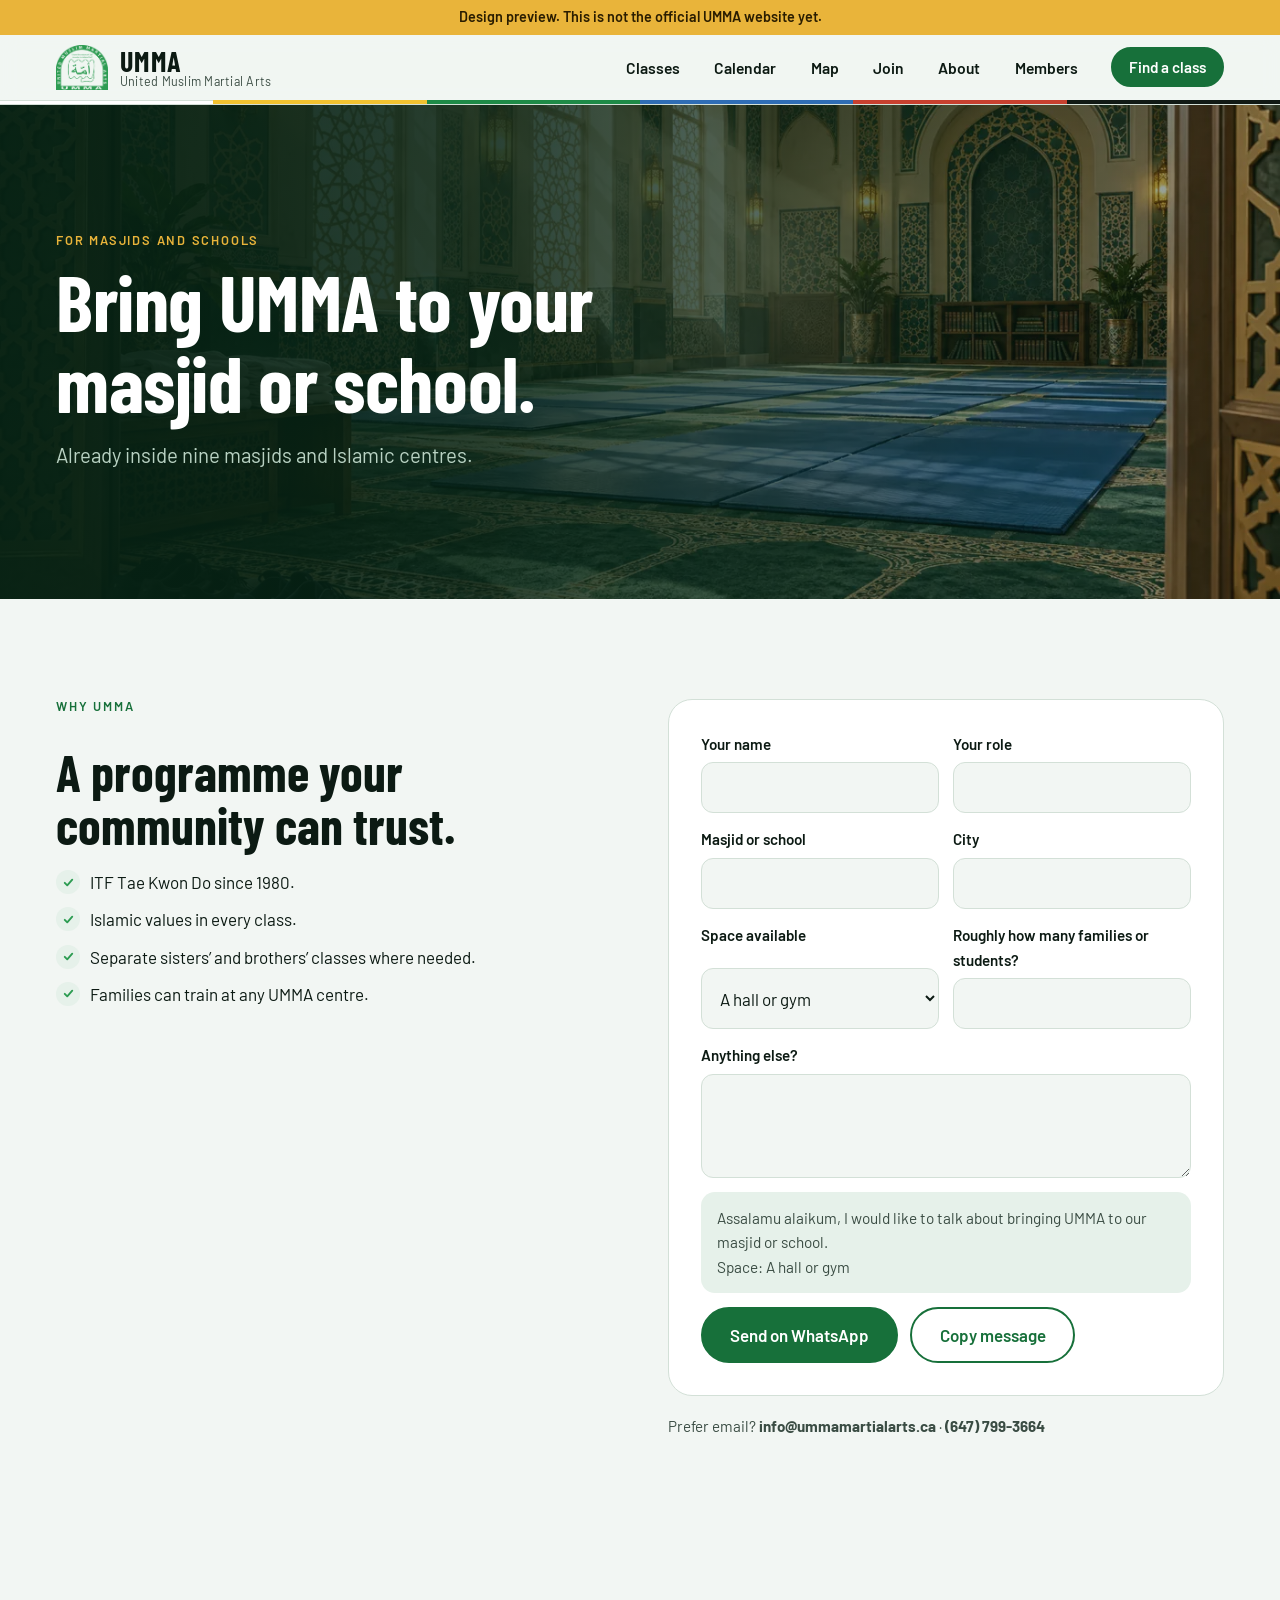
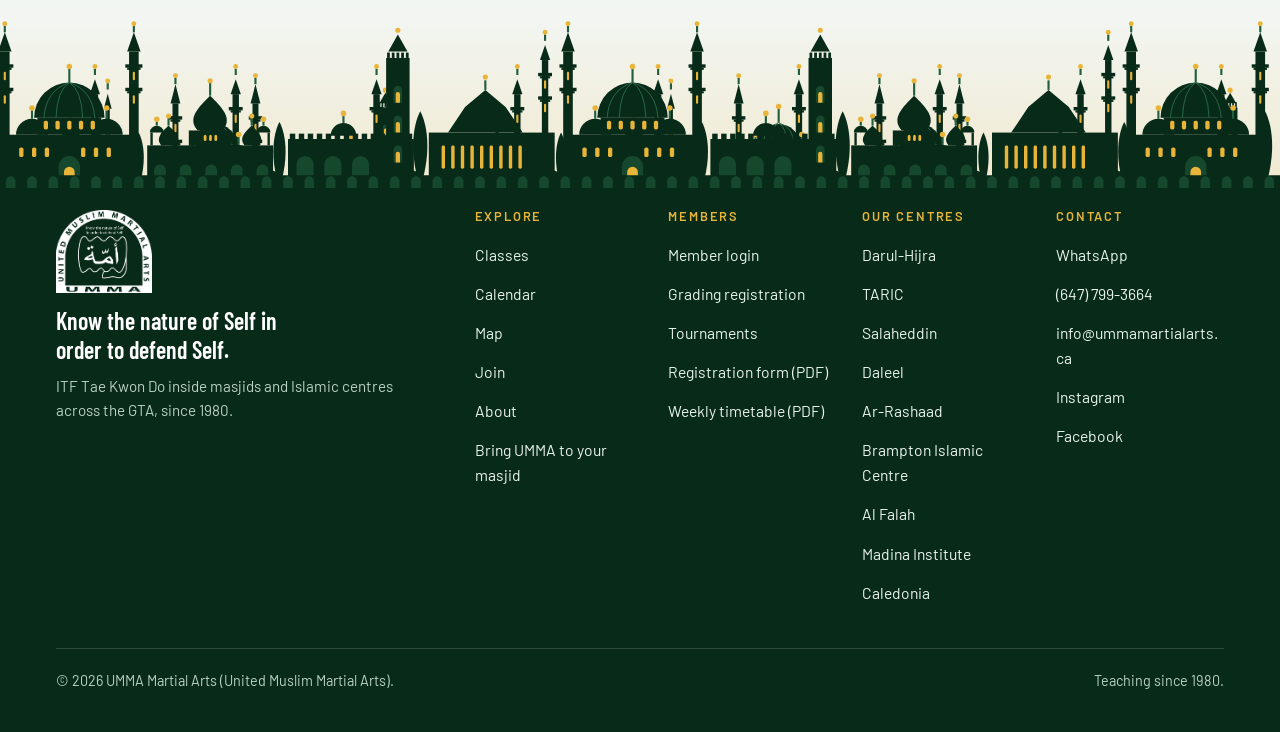
<file: host.html>
<!doctype html>
<html lang="en">
<head>
<meta charset="utf-8">
<meta name="viewport" content="width=device-width, initial-scale=1, viewport-fit=cover">
<title>Bring UMMA to your masjid or school | UMMA Martial Arts</title>
<meta name="description" content="UMMA already teaches inside nine masjids and Islamic centres. Tell us about your space and we will talk about bringing ITF Tae Kwon Do to your community.">
<meta name="robots" content="noindex, nofollow">
<link rel="canonical" href="https://sales580.github.io/umma-martial-arts-redesign/host.html">
<meta name="theme-color" content="#0A2E1C">
<meta property="og:type" content="website">
<meta property="og:site_name" content="UMMA Martial Arts">
<meta property="og:title" content="Bring UMMA to your masjid or school | UMMA Martial Arts">
<meta property="og:description" content="UMMA already teaches inside nine masjids and Islamic centres. Tell us about your space and we will talk about bringing ITF Tae Kwon Do to your community.">
<meta property="og:url" content="https://sales580.github.io/umma-martial-arts-redesign/host.html">
<meta property="og:image" content="https://sales580.github.io/umma-martial-arts-redesign/og-image.jpg">
<meta name="twitter:card" content="summary_large_image">
<link rel="icon" type="image/png" href="favicon-64.png">
<link rel="apple-touch-icon" href="apple-touch-icon.png">
<link rel="preconnect" href="https://fonts.googleapis.com"><link rel="preconnect" href="https://fonts.gstatic.com" crossorigin><link href="https://fonts.googleapis.com/css2?family=Amiri:wght@400&family=Barlow+Condensed:wght@600;700&family=Barlow:wght@400;500;600&display=swap" rel="stylesheet">
<link rel="stylesheet" href="site.css">

</head>
<body>
<script>document.documentElement.classList.add("js")</script>
<a class="skip" href="#main">Skip to content</a>
<div class="preview-bar" role="note">Design preview. This is not the official UMMA website yet.</div>
<header class="site-header">
  <div class="wrap bar">
    <a class="brand" href="index.html" aria-label="UMMA Martial Arts, home">
      <img class="brand-logo" src="umma-logo-green.png" width="52" height="45" alt="">
      <span class="brand-text"><strong>UMMA</strong><span>United Muslim Martial Arts</span></span>
    </a>
    <nav class="nav" aria-label="Main"><a href="classes.html">Classes</a><a href="schedule.html">Calendar</a><a href="map.html">Map</a><a href="join.html">Join</a><a href="about.html">About</a><a href="members.html">Members</a></nav>
    <a class="btn btn-sm hide-sm" href="schedule.html">Find a class</a>
  </div>
  <div class="beltbar" aria-hidden="true"><i></i><i></i><i></i><i></i><i></i><i></i></div>
</header>
<main id="main">
<section class="page-hero has-img on-deep"><div class="ph-bg" style="background-image:url(art-hall.webp);background-position:50% 60%" aria-hidden="true"></div><div class="wrap">
  <p class="eyebrow">For masjids and schools</p><h1>Bring UMMA to your masjid or school.</h1><p class="lead">Already inside nine masjids and Islamic centres.</p></div></section>
<section class="section" aria-labelledby="host-h"><div class="wrap two">
  <div class="stack rv"><p class="eyebrow">Why UMMA</p><h2 id="host-h">A programme your community can trust.</h2>
    <ul class="list-plain"><li>ITF Tae Kwon Do since 1980.</li><li>Islamic values in every class.</li><li>Separate sisters&rsquo; and brothers&rsquo; classes where needed.</li><li>Families can train at any UMMA centre.</li></ul>
    </div>
  <div class="rv" style="--d:.1s"><form class="form" id="host-form" data-wa="Assalamu alaikum, I would like to talk about bringing UMMA to our masjid or school." novalidate>
  <div class="row"><div class="field"><label for="host-form-name">Your name</label><input id="host-form-name" name="name" type="text" autocomplete="off" data-wa-field="Name"></div><div class="field"><label for="host-form-role">Your role</label><input id="host-form-role" name="role" type="text" autocomplete="off" data-wa-field="Role"></div></div><div class="row"><div class="field"><label for="host-form-org">Masjid or school</label><input id="host-form-org" name="org" type="text" autocomplete="off" data-wa-field="Masjid or school"></div><div class="field"><label for="host-form-city">City</label><input id="host-form-city" name="city" type="text" autocomplete="off" data-wa-field="City"></div></div><div class="row"><div class="field"><label for="host-form-space">Space available</label><select id="host-form-space" name="space" data-wa-field="Space"><option>A hall or gym</option><option>A classroom</option><option>Outdoor space</option><option>Not sure yet</option></select></div><div class="field"><label for="host-form-size">Roughly how many families or students?</label><input id="host-form-size" name="size" type="text" autocomplete="off" data-wa-field="Families or students"></div></div><div class="row"><div class="field"><label for="host-form-msg">Anything else?</label><textarea id="host-form-msg" name="msg" data-wa-field="Message"></textarea></div></div>
  <p class="preview" data-wa-preview aria-live="polite"></p>
  <div class="btn-row"><a class="btn btn-lg" data-wa-link href="https://wa.me/16477993664?text=Assalamu%20alaikum%2C%20I%20would%20like%20to%20ask%20about%20UMMA%20classes." target="_blank" rel="noopener">Send on WhatsApp</a><button class="btn btn-line btn-lg" type="button" data-copy-from data-copy="">Copy message</button></div>
</form><p class="fine">Prefer email? <strong>info@ummamartialarts.ca</strong> &middot; <strong>(647) 799-3664</strong></p></div>
</div></section>

</main>
<div class="skywrap" aria-hidden="true"><svg class="skyline" viewBox="0 0 1200 170" preserveAspectRatio="xMidYMax slice" aria-hidden="true"><defs><linearGradient id="skh" x1="0" y1="0" x2="0" y2="1"><stop offset="0" stop-color="#E9B43A" stop-opacity="0"/><stop offset="1" stop-color="#E9B43A" stop-opacity=".2"/></linearGradient></defs><rect x="0" y="0" width="1200" height="170" fill="url(#skh)"/><path d="M28.0 162a20.0 20.0 0 0 1 40.0 0z" class="sk-far"/><path d="M48.0 142.0v-10" class="sk-l"/><circle cx="48.0" cy="130.0" r="2.6" class="sk-g"/><rect x="86" y="80" width="6" height="88" class="sk-far"/><rect x="82.5" y="92" width="13" height="3.2" class="sk-far"/><rect x="84.2" y="95.2" width="9.6" height="2" class="sk-far"/><rect x="88.0" y="99" width="2" height="8" rx="1" class="sk-win"/><path d="M84.2 80L89.0 66L93.8 80z" class="sk-far"/><path d="M89.0 62v-6" class="sk-l"/><circle cx="89.0" cy="54" r="2.3" class="sk-g"/><path d="M107.0 164a13.0 13.0 0 0 1 26.0 0z" class="sk-far"/><path d="M120.0 151.0v-6" class="sk-l"/><circle cx="120.0" cy="143.0" r="2.6" class="sk-g"/><path d="M160.0 162a20.0 20.0 0 0 1 40.0 0z" class="sk-far"/><path d="M180.0 142.0v-10" class="sk-l"/><circle cx="180.0" cy="130.0" r="2.6" class="sk-g"/><rect x="218" y="80" width="6" height="88" class="sk-far"/><rect x="214.5" y="92" width="13" height="3.2" class="sk-far"/><rect x="216.2" y="95.2" width="9.6" height="2" class="sk-far"/><rect x="220.0" y="99" width="2" height="8" rx="1" class="sk-win"/><path d="M216.2 80L221.0 66L225.8 80z" class="sk-far"/><path d="M221.0 62v-6" class="sk-l"/><circle cx="221.0" cy="54" r="2.3" class="sk-g"/><path d="M239.0 164a13.0 13.0 0 0 1 26.0 0z" class="sk-far"/><path d="M252.0 151.0v-6" class="sk-l"/><circle cx="252.0" cy="143.0" r="2.6" class="sk-g"/><path d="M292.0 162a20.0 20.0 0 0 1 40.0 0z" class="sk-far"/><path d="M312.0 142.0v-10" class="sk-l"/><circle cx="312.0" cy="130.0" r="2.6" class="sk-g"/><rect x="350" y="80" width="6" height="88" class="sk-far"/><rect x="346.5" y="92" width="13" height="3.2" class="sk-far"/><rect x="348.2" y="95.2" width="9.6" height="2" class="sk-far"/><rect x="352.0" y="99" width="2" height="8" rx="1" class="sk-win"/><path d="M348.2 80L353.0 66L357.8 80z" class="sk-far"/><path d="M353.0 62v-6" class="sk-l"/><circle cx="353.0" cy="54" r="2.3" class="sk-g"/><path d="M371.0 164a13.0 13.0 0 0 1 26.0 0z" class="sk-far"/><path d="M384.0 151.0v-6" class="sk-l"/><circle cx="384.0" cy="143.0" r="2.6" class="sk-g"/><path d="M424.0 162a20.0 20.0 0 0 1 40.0 0z" class="sk-far"/><path d="M444.0 142.0v-10" class="sk-l"/><circle cx="444.0" cy="130.0" r="2.6" class="sk-g"/><rect x="482" y="80" width="6" height="88" class="sk-far"/><rect x="478.5" y="92" width="13" height="3.2" class="sk-far"/><rect x="480.2" y="95.2" width="9.6" height="2" class="sk-far"/><rect x="484.0" y="99" width="2" height="8" rx="1" class="sk-win"/><path d="M480.2 80L485.0 66L489.8 80z" class="sk-far"/><path d="M485.0 62v-6" class="sk-l"/><circle cx="485.0" cy="54" r="2.3" class="sk-g"/><path d="M503.0 164a13.0 13.0 0 0 1 26.0 0z" class="sk-far"/><path d="M516.0 151.0v-6" class="sk-l"/><circle cx="516.0" cy="143.0" r="2.6" class="sk-g"/><path d="M556.0 162a20.0 20.0 0 0 1 40.0 0z" class="sk-far"/><path d="M576.0 142.0v-10" class="sk-l"/><circle cx="576.0" cy="130.0" r="2.6" class="sk-g"/><rect x="614" y="80" width="6" height="88" class="sk-far"/><rect x="610.5" y="92" width="13" height="3.2" class="sk-far"/><rect x="612.2" y="95.2" width="9.6" height="2" class="sk-far"/><rect x="616.0" y="99" width="2" height="8" rx="1" class="sk-win"/><path d="M612.2 80L617.0 66L621.8 80z" class="sk-far"/><path d="M617.0 62v-6" class="sk-l"/><circle cx="617.0" cy="54" r="2.3" class="sk-g"/><path d="M635.0 164a13.0 13.0 0 0 1 26.0 0z" class="sk-far"/><path d="M648.0 151.0v-6" class="sk-l"/><circle cx="648.0" cy="143.0" r="2.6" class="sk-g"/><path d="M688.0 162a20.0 20.0 0 0 1 40.0 0z" class="sk-far"/><path d="M708.0 142.0v-10" class="sk-l"/><circle cx="708.0" cy="130.0" r="2.6" class="sk-g"/><rect x="746" y="80" width="6" height="88" class="sk-far"/><rect x="742.5" y="92" width="13" height="3.2" class="sk-far"/><rect x="744.2" y="95.2" width="9.6" height="2" class="sk-far"/><rect x="748.0" y="99" width="2" height="8" rx="1" class="sk-win"/><path d="M744.2 80L749.0 66L753.8 80z" class="sk-far"/><path d="M749.0 62v-6" class="sk-l"/><circle cx="749.0" cy="54" r="2.3" class="sk-g"/><path d="M767.0 164a13.0 13.0 0 0 1 26.0 0z" class="sk-far"/><path d="M780.0 151.0v-6" class="sk-l"/><circle cx="780.0" cy="143.0" r="2.6" class="sk-g"/><path d="M820.0 162a20.0 20.0 0 0 1 40.0 0z" class="sk-far"/><path d="M840.0 142.0v-10" class="sk-l"/><circle cx="840.0" cy="130.0" r="2.6" class="sk-g"/><rect x="878" y="80" width="6" height="88" class="sk-far"/><rect x="874.5" y="92" width="13" height="3.2" class="sk-far"/><rect x="876.2" y="95.2" width="9.6" height="2" class="sk-far"/><rect x="880.0" y="99" width="2" height="8" rx="1" class="sk-win"/><path d="M876.2 80L881.0 66L885.8 80z" class="sk-far"/><path d="M881.0 62v-6" class="sk-l"/><circle cx="881.0" cy="54" r="2.3" class="sk-g"/><path d="M899.0 164a13.0 13.0 0 0 1 26.0 0z" class="sk-far"/><path d="M912.0 151.0v-6" class="sk-l"/><circle cx="912.0" cy="143.0" r="2.6" class="sk-g"/><path d="M952.0 162a20.0 20.0 0 0 1 40.0 0z" class="sk-far"/><path d="M972.0 142.0v-10" class="sk-l"/><circle cx="972.0" cy="130.0" r="2.6" class="sk-g"/><rect x="1010" y="80" width="6" height="88" class="sk-far"/><rect x="1006.5" y="92" width="13" height="3.2" class="sk-far"/><rect x="1008.2" y="95.2" width="9.6" height="2" class="sk-far"/><rect x="1012.0" y="99" width="2" height="8" rx="1" class="sk-win"/><path d="M1008.2 80L1013.0 66L1017.8 80z" class="sk-far"/><path d="M1013.0 62v-6" class="sk-l"/><circle cx="1013.0" cy="54" r="2.3" class="sk-g"/><path d="M1031.0 164a13.0 13.0 0 0 1 26.0 0z" class="sk-far"/><path d="M1044.0 151.0v-6" class="sk-l"/><circle cx="1044.0" cy="143.0" r="2.6" class="sk-g"/><path d="M1084.0 162a20.0 20.0 0 0 1 40.0 0z" class="sk-far"/><path d="M1104.0 142.0v-10" class="sk-l"/><circle cx="1104.0" cy="130.0" r="2.6" class="sk-g"/><rect x="1142" y="80" width="6" height="88" class="sk-far"/><rect x="1138.5" y="92" width="13" height="3.2" class="sk-far"/><rect x="1140.2" y="95.2" width="9.6" height="2" class="sk-far"/><rect x="1144.0" y="99" width="2" height="8" rx="1" class="sk-win"/><path d="M1140.2 80L1145.0 66L1149.8 80z" class="sk-far"/><path d="M1145.0 62v-6" class="sk-l"/><circle cx="1145.0" cy="54" r="2.3" class="sk-g"/><path d="M1163.0 164a13.0 13.0 0 0 1 26.0 0z" class="sk-far"/><path d="M1176.0 151.0v-6" class="sk-l"/><circle cx="1176.0" cy="143.0" r="2.6" class="sk-g"/><rect x="33.4" y="135.8" width="73.2" height="32.2" class="sk-mid"/><path d="M44.6 135.8L54.5 120.9H78.1L88.0 135.8z" class="sk-mid"/><path d="M54.5 120.9L66.3 111.0L78.1 120.9z" class="sk-mid"/><path d="M66.3 111.0v-9" class="sk-l"/><circle cx="66.3" cy="103.5" r="2.4" class="sk-g"/><rect x="99.14" y="93.6" width="3.7199999999999998" height="74.4" class="sk-mid"/><rect x="95.64" y="105.6" width="10.719999999999999" height="3.2" class="sk-mid"/><rect x="97.34" y="108.8" width="7.32" height="2" class="sk-mid"/><rect x="100.0" y="112.6" width="2" height="8" rx="1" class="sk-win"/><rect x="95.64" y="127.6" width="10.719999999999999" height="3.2" class="sk-mid"/><rect x="97.34" y="130.79999999999998" width="7.32" height="2" class="sk-mid"/><rect x="100.0" y="134.6" width="2" height="8" rx="1" class="sk-win"/><path d="M97.34 93.6L101.0 79.6L104.66 93.6z" class="sk-mid"/><path d="M101.0 75.6v-6" class="sk-l"/><circle cx="101.0" cy="67.6" r="2.3" class="sk-g"/><rect x="40.9" y="143.2" width="2.0" height="13.6" rx="1.4" class="sk-win"/><rect x="46.4" y="143.2" width="2.0" height="13.6" rx="1.4" class="sk-win"/><rect x="52.0" y="143.2" width="2.0" height="13.6" rx="1.4" class="sk-win"/><rect x="57.6" y="143.2" width="2.0" height="13.6" rx="1.4" class="sk-win"/><rect x="63.2" y="143.2" width="2.0" height="13.6" rx="1.4" class="sk-win"/><rect x="68.8" y="143.2" width="2.0" height="13.6" rx="1.4" class="sk-win"/><rect x="74.3" y="143.2" width="2.0" height="13.6" rx="1.4" class="sk-win"/><rect x="79.9" y="143.2" width="2.0" height="13.6" rx="1.4" class="sk-win"/><rect x="85.5" y="143.2" width="2.0" height="13.6" rx="1.4" class="sk-win"/><rect x="165.4" y="137.0" width="73.2" height="31.0" class="sk-mid"/><path d="M171.0 137.0a9.3 9.3 0 0 1 18.6 0z" class="sk-mid"/><path d="M180.3 127.7v-8" class="sk-l"/><circle cx="180.3" cy="117.7" r="2.6" class="sk-g"/><path d="M214.4 137.0a9.3 9.3 0 0 1 18.6 0z" class="sk-mid"/><path d="M223.7 127.7v-8" class="sk-l"/><circle cx="223.7" cy="117.7" r="2.6" class="sk-g"/><rect x="183.4" y="127.1" width="37.2" height="9.9" class="sk-mid"/><path d="M181.5 127.08a20.5 20.5 0 0 1 40.9 0z" class="sk-mid"/><path d="M187.3 127.08Q188.4 111.1 202.0 106.6" class="sk-rib"/><path d="M194.2 127.08Q194.8 111.1 202.0 106.6" class="sk-rib"/><path d="M209.8 127.08Q209.2 111.1 202.0 106.6" class="sk-rib"/><path d="M216.7 127.08Q215.6 111.1 202.0 106.6" class="sk-rib"/><path d="M202.0 106.6v-13" class="sk-l"/><circle cx="202.0" cy="91.6" r="2.6" class="sk-g"/><rect x="187.1" y="128.94" width="2.48" height="4.96" rx="1.6" class="sk-win"/><rect x="193.9" y="128.94" width="2.48" height="4.96" rx="1.6" class="sk-win"/><rect x="200.8" y="128.94" width="2.48" height="4.96" rx="1.6" class="sk-win"/><rect x="207.6" y="128.94" width="2.48" height="4.96" rx="1.6" class="sk-win"/><rect x="214.4" y="128.94" width="2.48" height="4.96" rx="1.6" class="sk-win"/><rect x="161.70000000000002" y="88.64" width="5.58" height="79.36" class="sk-mid"/><rect x="158.20000000000002" y="100.64" width="12.58" height="3.2" class="sk-mid"/><rect x="159.9" y="103.84" width="9.18" height="2" class="sk-mid"/><rect x="163.5" y="107.64" width="2" height="8" rx="1" class="sk-win"/><rect x="158.20000000000002" y="122.64" width="12.58" height="3.2" class="sk-mid"/><rect x="159.9" y="125.84" width="9.18" height="2" class="sk-mid"/><rect x="163.5" y="129.64" width="2" height="8" rx="1" class="sk-win"/><path d="M159.9 88.64L164.5 70.64L169.08000000000004 88.64z" class="sk-mid"/><path d="M164.5 70.64v-6" class="sk-l"/><circle cx="164.5" cy="62.64" r="2.3" class="sk-g"/><rect x="236.72" y="88.64" width="5.58" height="79.36" class="sk-mid"/><rect x="233.22" y="100.64" width="12.58" height="3.2" class="sk-mid"/><rect x="234.92" y="103.84" width="9.18" height="2" class="sk-mid"/><rect x="238.5" y="107.64" width="2" height="8" rx="1" class="sk-win"/><rect x="233.22" y="122.64" width="12.58" height="3.2" class="sk-mid"/><rect x="234.92" y="125.84" width="9.18" height="2" class="sk-mid"/><rect x="238.5" y="129.64" width="2" height="8" rx="1" class="sk-win"/><path d="M234.92 88.64L239.5 70.64L244.10000000000002 88.64z" class="sk-mid"/><path d="M239.5 70.64v-6" class="sk-l"/><circle cx="239.5" cy="62.64" r="2.3" class="sk-g"/><path d="M195.8 168V155.6a6.2 6.2 0 0 1 12.4 0V168z" class="sk-cut"/><path d="M198.9 168V158.7a3.1 3.1 0 0 1 6.2 0V168z" class="sk-win"/><rect x="172.9" y="144.44" width="4" height="5.58" rx="1.6" class="sk-win"/><rect x="180.3" y="144.44" width="4" height="5.58" rx="1.6" class="sk-win"/><rect x="187.7" y="144.44" width="4" height="5.58" rx="1.6" class="sk-win"/><rect x="208.8" y="144.44" width="4" height="5.58" rx="1.6" class="sk-win"/><rect x="216.3" y="144.44" width="4" height="5.58" rx="1.6" class="sk-win"/><rect x="223.7" y="144.44" width="4" height="5.58" rx="1.6" class="sk-win"/><rect x="297.4" y="139.5" width="73.2" height="28.5" class="sk-mid"/><rect x="298.5" y="134.48" width="3.1" height="5" class="sk-mid"/><rect x="303.7" y="134.48" width="3.1" height="5" class="sk-mid"/><rect x="308.9" y="134.48" width="3.1" height="5" class="sk-mid"/><rect x="314.1" y="134.48" width="3.1" height="5" class="sk-mid"/><rect x="319.4" y="134.48" width="3.1" height="5" class="sk-mid"/><rect x="324.6" y="134.48" width="3.1" height="5" class="sk-mid"/><rect x="329.8" y="134.48" width="3.1" height="5" class="sk-mid"/><rect x="335.0" y="134.48" width="3.1" height="5" class="sk-mid"/><rect x="340.3" y="134.48" width="3.1" height="5" class="sk-mid"/><rect x="345.5" y="134.48" width="3.1" height="5" class="sk-mid"/><rect x="350.7" y="134.48" width="3.1" height="5" class="sk-mid"/><rect x="355.9" y="134.48" width="3.1" height="5" class="sk-mid"/><rect x="361.2" y="134.48" width="3.1" height="5" class="sk-mid"/><rect x="366.4" y="134.48" width="3.1" height="5" class="sk-mid"/><rect x="354.5" y="92.4" width="13.6" height="75.6" class="sk-mid"/><rect x="355.0" y="87.36" width="1.6" height="5" class="sk-mid"/><rect x="357.7" y="87.36" width="1.6" height="5" class="sk-mid"/><rect x="360.5" y="87.36" width="1.6" height="5" class="sk-mid"/><rect x="363.2" y="87.36" width="1.6" height="5" class="sk-mid"/><rect x="365.9" y="87.36" width="1.6" height="5" class="sk-mid"/><path d="M355.7 88.6L361.3 78.7L366.9 88.6z" class="sk-mid"/><circle cx="361.3" cy="76.2" r="2.4" class="sk-g"/><path d="M358.8 153.12V145.7a2.5 2.5 0 0 1 5.0 0V153.12z" class="sk-cut"/><path d="M360.0 153.12V148.2a1.2 1.2 0 0 1 2.5 0V153.12z" class="sk-win"/><path d="M358.8 135.76V128.3a2.5 2.5 0 0 1 5.0 0V135.76z" class="sk-cut"/><path d="M360.0 135.76V130.8a1.2 1.2 0 0 1 2.5 0V135.76z" class="sk-win"/><path d="M358.8 118.4V111.0a2.5 2.5 0 0 1 5.0 0V118.4z" class="sk-cut"/><path d="M360.0 118.4V113.4a1.2 1.2 0 0 1 2.5 0V118.4z" class="sk-win"/><path d="M302.4 168V154.4a5.0 5.0 0 0 1 9.9 0V168z" class="sk-cut"/><path d="M318.5 168V154.4a5.0 5.0 0 0 1 9.9 0V168z" class="sk-cut"/><path d="M334.6 168V154.4a5.0 5.0 0 0 1 9.9 0V168z" class="sk-cut"/><path d="M322.2 137.61999999999998a7.4 7.4 0 0 1 14.9 0z" class="sk-mid"/><path d="M329.7 130.2v-7" class="sk-l"/><circle cx="329.7" cy="121.2" r="2.6" class="sk-g"/><rect x="429.4" y="143.2" width="73.2" height="24.8" class="sk-mid"/><rect x="453.6" y="134.5" width="24.8" height="8.7" class="sk-mid"/><path d="M458.8 134.51999999999998C452.3 127.4 459.5 120.8 466.0 114.3C472.5 120.8 479.7 127.4 473.2 134.51999999999998z" class="sk-mid"/><path d="M466.0 114.3v-12" class="sk-l"/><circle cx="466.0" cy="100.3" r="2.4" class="sk-g"/><path d="M437.7 143.2C434.0 139.1 438.1 135.4 441.8 131.7C445.5 135.4 449.6 139.1 445.9 143.2z" class="sk-mid"/><path d="M441.8 131.7v-7" class="sk-l"/><circle cx="441.8" cy="122.7" r="2.4" class="sk-g"/><path d="M486.1 143.2C482.4 139.1 486.5 135.4 490.2 131.7C493.9 135.4 498.0 139.1 494.3 143.2z" class="sk-mid"/><path d="M490.2 131.7v-7" class="sk-l"/><circle cx="490.2" cy="122.7" r="2.4" class="sk-g"/><path d="M431.3 134.5h7.4" class="sk-l"/><rect x="431.3" y="135.8" width="1.4" height="7.4" class="sk-mid"/><rect x="437.4" y="135.8" width="1.4" height="7.4" class="sk-mid"/><path d="M431.0 135.76a4.0 4.0 0 0 1 8.1 0z" class="sk-mid"/><path d="M435.0 131.7v-4" class="sk-l"/><circle cx="435.0" cy="125.7" r="2.6" class="sk-g"/><path d="M493.3 134.5h7.4" class="sk-l"/><rect x="493.3" y="135.8" width="1.4" height="7.4" class="sk-mid"/><rect x="499.4" y="135.8" width="1.4" height="7.4" class="sk-mid"/><path d="M493.0 135.76a4.0 4.0 0 0 1 8.1 0z" class="sk-mid"/><path d="M497.0 131.7v-4" class="sk-l"/><circle cx="497.0" cy="125.7" r="2.6" class="sk-g"/><path d="M433.4 168V157.8a3.4 3.4 0 0 1 6.8 0V168z" class="sk-cut"/><path d="M448.3 168V157.8a3.4 3.4 0 0 1 6.8 0V168z" class="sk-cut"/><path d="M463.2 168V157.8a3.4 3.4 0 0 1 6.8 0V168z" class="sk-cut"/><path d="M478.1 168V157.8a3.4 3.4 0 0 1 6.8 0V168z" class="sk-cut"/><path d="M493.0 168V157.8a3.4 3.4 0 0 1 6.8 0V168z" class="sk-cut"/><rect x="462.3" y="137.0" width="1.612" height="3.7199999999999998" rx="1.6" class="sk-win"/><rect x="465.4" y="137.0" width="1.612" height="3.7199999999999998" rx="1.6" class="sk-win"/><rect x="468.5" y="137.0" width="1.612" height="3.7199999999999998" rx="1.6" class="sk-win"/><rect x="561.4" y="135.8" width="73.2" height="32.2" class="sk-mid"/><path d="M572.6 135.8L582.5 120.9H606.1L616.0 135.8z" class="sk-mid"/><path d="M582.5 120.9L594.3 111.0L606.1 120.9z" class="sk-mid"/><path d="M594.3 111.0v-9" class="sk-l"/><circle cx="594.3" cy="103.5" r="2.4" class="sk-g"/><rect x="627.1399999999999" y="93.6" width="3.7199999999999998" height="74.4" class="sk-mid"/><rect x="623.6399999999999" y="105.6" width="10.719999999999999" height="3.2" class="sk-mid"/><rect x="625.3399999999999" y="108.8" width="7.32" height="2" class="sk-mid"/><rect x="628.0" y="112.6" width="2" height="8" rx="1" class="sk-win"/><rect x="623.6399999999999" y="127.6" width="10.719999999999999" height="3.2" class="sk-mid"/><rect x="625.3399999999999" y="130.79999999999998" width="7.32" height="2" class="sk-mid"/><rect x="628.0" y="134.6" width="2" height="8" rx="1" class="sk-win"/><path d="M625.3399999999999 93.6L629.0 79.6L632.6599999999999 93.6z" class="sk-mid"/><path d="M629.0 75.6v-6" class="sk-l"/><circle cx="629.0" cy="67.6" r="2.3" class="sk-g"/><rect x="568.9" y="143.2" width="2.0" height="13.6" rx="1.4" class="sk-win"/><rect x="574.4" y="143.2" width="2.0" height="13.6" rx="1.4" class="sk-win"/><rect x="580.0" y="143.2" width="2.0" height="13.6" rx="1.4" class="sk-win"/><rect x="585.6" y="143.2" width="2.0" height="13.6" rx="1.4" class="sk-win"/><rect x="591.2" y="143.2" width="2.0" height="13.6" rx="1.4" class="sk-win"/><rect x="596.8" y="143.2" width="2.0" height="13.6" rx="1.4" class="sk-win"/><rect x="602.3" y="143.2" width="2.0" height="13.6" rx="1.4" class="sk-win"/><rect x="607.9" y="143.2" width="2.0" height="13.6" rx="1.4" class="sk-win"/><rect x="613.5" y="143.2" width="2.0" height="13.6" rx="1.4" class="sk-win"/><rect x="693.4" y="137.0" width="73.2" height="31.0" class="sk-mid"/><path d="M699.0 137.0a9.3 9.3 0 0 1 18.6 0z" class="sk-mid"/><path d="M708.3 127.7v-8" class="sk-l"/><circle cx="708.3" cy="117.7" r="2.6" class="sk-g"/><path d="M742.4 137.0a9.3 9.3 0 0 1 18.6 0z" class="sk-mid"/><path d="M751.7 127.7v-8" class="sk-l"/><circle cx="751.7" cy="117.7" r="2.6" class="sk-g"/><rect x="711.4" y="127.1" width="37.2" height="9.9" class="sk-mid"/><path d="M709.5 127.08a20.5 20.5 0 0 1 40.9 0z" class="sk-mid"/><path d="M715.3 127.08Q716.4 111.1 730.0 106.6" class="sk-rib"/><path d="M722.2 127.08Q722.8 111.1 730.0 106.6" class="sk-rib"/><path d="M737.8 127.08Q737.2 111.1 730.0 106.6" class="sk-rib"/><path d="M744.7 127.08Q743.6 111.1 730.0 106.6" class="sk-rib"/><path d="M730.0 106.6v-13" class="sk-l"/><circle cx="730.0" cy="91.6" r="2.6" class="sk-g"/><rect x="715.1" y="128.94" width="2.48" height="4.96" rx="1.6" class="sk-win"/><rect x="721.9" y="128.94" width="2.48" height="4.96" rx="1.6" class="sk-win"/><rect x="728.8" y="128.94" width="2.48" height="4.96" rx="1.6" class="sk-win"/><rect x="735.6" y="128.94" width="2.48" height="4.96" rx="1.6" class="sk-win"/><rect x="742.4" y="128.94" width="2.48" height="4.96" rx="1.6" class="sk-win"/><rect x="689.6999999999999" y="88.64" width="5.58" height="79.36" class="sk-mid"/><rect x="686.1999999999999" y="100.64" width="12.58" height="3.2" class="sk-mid"/><rect x="687.9" y="103.84" width="9.18" height="2" class="sk-mid"/><rect x="691.5" y="107.64" width="2" height="8" rx="1" class="sk-win"/><rect x="686.1999999999999" y="122.64" width="12.58" height="3.2" class="sk-mid"/><rect x="687.9" y="125.84" width="9.18" height="2" class="sk-mid"/><rect x="691.5" y="129.64" width="2" height="8" rx="1" class="sk-win"/><path d="M687.9 88.64L692.5 70.64L697.0799999999999 88.64z" class="sk-mid"/><path d="M692.5 70.64v-6" class="sk-l"/><circle cx="692.5" cy="62.64" r="2.3" class="sk-g"/><rect x="764.7199999999999" y="88.64" width="5.58" height="79.36" class="sk-mid"/><rect x="761.2199999999999" y="100.64" width="12.58" height="3.2" class="sk-mid"/><rect x="762.92" y="103.84" width="9.18" height="2" class="sk-mid"/><rect x="766.5" y="107.64" width="2" height="8" rx="1" class="sk-win"/><rect x="761.2199999999999" y="122.64" width="12.58" height="3.2" class="sk-mid"/><rect x="762.92" y="125.84" width="9.18" height="2" class="sk-mid"/><rect x="766.5" y="129.64" width="2" height="8" rx="1" class="sk-win"/><path d="M762.92 88.64L767.5 70.64L772.0999999999999 88.64z" class="sk-mid"/><path d="M767.5 70.64v-6" class="sk-l"/><circle cx="767.5" cy="62.64" r="2.3" class="sk-g"/><path d="M723.8 168V155.6a6.2 6.2 0 0 1 12.4 0V168z" class="sk-cut"/><path d="M726.9 168V158.7a3.1 3.1 0 0 1 6.2 0V168z" class="sk-win"/><rect x="700.9" y="144.44" width="4" height="5.58" rx="1.6" class="sk-win"/><rect x="708.3" y="144.44" width="4" height="5.58" rx="1.6" class="sk-win"/><rect x="715.7" y="144.44" width="4" height="5.58" rx="1.6" class="sk-win"/><rect x="736.8" y="144.44" width="4" height="5.58" rx="1.6" class="sk-win"/><rect x="744.3" y="144.44" width="4" height="5.58" rx="1.6" class="sk-win"/><rect x="751.7" y="144.44" width="4" height="5.58" rx="1.6" class="sk-win"/><rect x="825.4" y="137.0" width="73.2" height="31.0" class="sk-mid"/><path d="M831.0 137.0a9.3 9.3 0 0 1 18.6 0z" class="sk-mid"/><path d="M840.3 127.7v-8" class="sk-l"/><circle cx="840.3" cy="117.7" r="2.6" class="sk-g"/><path d="M874.4 137.0a9.3 9.3 0 0 1 18.6 0z" class="sk-mid"/><path d="M883.7 127.7v-8" class="sk-l"/><circle cx="883.7" cy="117.7" r="2.6" class="sk-g"/><rect x="843.4" y="127.1" width="37.2" height="9.9" class="sk-mid"/><path d="M841.5 127.08a20.5 20.5 0 0 1 40.9 0z" class="sk-mid"/><path d="M847.3 127.08Q848.4 111.1 862.0 106.6" class="sk-rib"/><path d="M854.2 127.08Q854.8 111.1 862.0 106.6" class="sk-rib"/><path d="M869.8 127.08Q869.2 111.1 862.0 106.6" class="sk-rib"/><path d="M876.7 127.08Q875.6 111.1 862.0 106.6" class="sk-rib"/><path d="M862.0 106.6v-13" class="sk-l"/><circle cx="862.0" cy="91.6" r="2.6" class="sk-g"/><rect x="847.1" y="128.94" width="2.48" height="4.96" rx="1.6" class="sk-win"/><rect x="853.9" y="128.94" width="2.48" height="4.96" rx="1.6" class="sk-win"/><rect x="860.8" y="128.94" width="2.48" height="4.96" rx="1.6" class="sk-win"/><rect x="867.6" y="128.94" width="2.48" height="4.96" rx="1.6" class="sk-win"/><rect x="874.4" y="128.94" width="2.48" height="4.96" rx="1.6" class="sk-win"/><rect x="821.6999999999999" y="88.64" width="5.58" height="79.36" class="sk-mid"/><rect x="818.1999999999999" y="100.64" width="12.58" height="3.2" class="sk-mid"/><rect x="819.9" y="103.84" width="9.18" height="2" class="sk-mid"/><rect x="823.5" y="107.64" width="2" height="8" rx="1" class="sk-win"/><rect x="818.1999999999999" y="122.64" width="12.58" height="3.2" class="sk-mid"/><rect x="819.9" y="125.84" width="9.18" height="2" class="sk-mid"/><rect x="823.5" y="129.64" width="2" height="8" rx="1" class="sk-win"/><path d="M819.9 88.64L824.5 70.64L829.0799999999999 88.64z" class="sk-mid"/><path d="M824.5 70.64v-6" class="sk-l"/><circle cx="824.5" cy="62.64" r="2.3" class="sk-g"/><rect x="896.7199999999999" y="88.64" width="5.58" height="79.36" class="sk-mid"/><rect x="893.2199999999999" y="100.64" width="12.58" height="3.2" class="sk-mid"/><rect x="894.92" y="103.84" width="9.18" height="2" class="sk-mid"/><rect x="898.5" y="107.64" width="2" height="8" rx="1" class="sk-win"/><rect x="893.2199999999999" y="122.64" width="12.58" height="3.2" class="sk-mid"/><rect x="894.92" y="125.84" width="9.18" height="2" class="sk-mid"/><rect x="898.5" y="129.64" width="2" height="8" rx="1" class="sk-win"/><path d="M894.92 88.64L899.5 70.64L904.0999999999999 88.64z" class="sk-mid"/><path d="M899.5 70.64v-6" class="sk-l"/><circle cx="899.5" cy="62.64" r="2.3" class="sk-g"/><path d="M855.8 168V155.6a6.2 6.2 0 0 1 12.4 0V168z" class="sk-cut"/><path d="M858.9 168V158.7a3.1 3.1 0 0 1 6.2 0V168z" class="sk-win"/><rect x="832.9" y="144.44" width="4" height="5.58" rx="1.6" class="sk-win"/><rect x="840.3" y="144.44" width="4" height="5.58" rx="1.6" class="sk-win"/><rect x="847.7" y="144.44" width="4" height="5.58" rx="1.6" class="sk-win"/><rect x="868.8" y="144.44" width="4" height="5.58" rx="1.6" class="sk-win"/><rect x="876.3" y="144.44" width="4" height="5.58" rx="1.6" class="sk-win"/><rect x="883.7" y="144.44" width="4" height="5.58" rx="1.6" class="sk-win"/><rect x="957.4" y="143.2" width="73.2" height="24.8" class="sk-mid"/><rect x="981.6" y="134.5" width="24.8" height="8.7" class="sk-mid"/><path d="M986.8 134.51999999999998C980.3 127.4 987.5 120.8 994.0 114.3C1000.5 120.8 1007.7 127.4 1001.2 134.51999999999998z" class="sk-mid"/><path d="M994.0 114.3v-12" class="sk-l"/><circle cx="994.0" cy="100.3" r="2.4" class="sk-g"/><path d="M965.7 143.2C962.0 139.1 966.1 135.4 969.8 131.7C973.5 135.4 977.6 139.1 973.9 143.2z" class="sk-mid"/><path d="M969.8 131.7v-7" class="sk-l"/><circle cx="969.8" cy="122.7" r="2.4" class="sk-g"/><path d="M1014.1 143.2C1010.4 139.1 1014.5 135.4 1018.2 131.7C1021.9 135.4 1026.0 139.1 1022.3 143.2z" class="sk-mid"/><path d="M1018.2 131.7v-7" class="sk-l"/><circle cx="1018.2" cy="122.7" r="2.4" class="sk-g"/><path d="M959.3 134.5h7.4" class="sk-l"/><rect x="959.3" y="135.8" width="1.4" height="7.4" class="sk-mid"/><rect x="965.4" y="135.8" width="1.4" height="7.4" class="sk-mid"/><path d="M959.0 135.76a4.0 4.0 0 0 1 8.1 0z" class="sk-mid"/><path d="M963.0 131.7v-4" class="sk-l"/><circle cx="963.0" cy="125.7" r="2.6" class="sk-g"/><path d="M1021.3 134.5h7.4" class="sk-l"/><rect x="1021.3" y="135.8" width="1.4" height="7.4" class="sk-mid"/><rect x="1027.4" y="135.8" width="1.4" height="7.4" class="sk-mid"/><path d="M1021.0 135.76a4.0 4.0 0 0 1 8.1 0z" class="sk-mid"/><path d="M1025.0 131.7v-4" class="sk-l"/><circle cx="1025.0" cy="125.7" r="2.6" class="sk-g"/><path d="M961.5 168V157.8a3.4 3.4 0 0 1 6.8 0V168z" class="sk-cut"/><path d="M976.3 168V157.8a3.4 3.4 0 0 1 6.8 0V168z" class="sk-cut"/><path d="M991.2 168V157.8a3.4 3.4 0 0 1 6.8 0V168z" class="sk-cut"/><path d="M1006.1 168V157.8a3.4 3.4 0 0 1 6.8 0V168z" class="sk-cut"/><path d="M1021.0 168V157.8a3.4 3.4 0 0 1 6.8 0V168z" class="sk-cut"/><rect x="990.3" y="137.0" width="1.612" height="3.7199999999999998" rx="1.6" class="sk-win"/><rect x="993.4" y="137.0" width="1.612" height="3.7199999999999998" rx="1.6" class="sk-win"/><rect x="996.5" y="137.0" width="1.612" height="3.7199999999999998" rx="1.6" class="sk-win"/><rect x="1089.4" y="139.5" width="73.2" height="28.5" class="sk-mid"/><rect x="1090.5" y="134.48" width="3.1" height="5" class="sk-mid"/><rect x="1095.7" y="134.48" width="3.1" height="5" class="sk-mid"/><rect x="1100.9" y="134.48" width="3.1" height="5" class="sk-mid"/><rect x="1106.1" y="134.48" width="3.1" height="5" class="sk-mid"/><rect x="1111.4" y="134.48" width="3.1" height="5" class="sk-mid"/><rect x="1116.6" y="134.48" width="3.1" height="5" class="sk-mid"/><rect x="1121.8" y="134.48" width="3.1" height="5" class="sk-mid"/><rect x="1127.0" y="134.48" width="3.1" height="5" class="sk-mid"/><rect x="1132.3" y="134.48" width="3.1" height="5" class="sk-mid"/><rect x="1137.5" y="134.48" width="3.1" height="5" class="sk-mid"/><rect x="1142.7" y="134.48" width="3.1" height="5" class="sk-mid"/><rect x="1147.9" y="134.48" width="3.1" height="5" class="sk-mid"/><rect x="1153.2" y="134.48" width="3.1" height="5" class="sk-mid"/><rect x="1158.4" y="134.48" width="3.1" height="5" class="sk-mid"/><rect x="1146.5" y="92.4" width="13.6" height="75.6" class="sk-mid"/><rect x="1147.0" y="87.36" width="1.6" height="5" class="sk-mid"/><rect x="1149.7" y="87.36" width="1.6" height="5" class="sk-mid"/><rect x="1152.5" y="87.36" width="1.6" height="5" class="sk-mid"/><rect x="1155.2" y="87.36" width="1.6" height="5" class="sk-mid"/><rect x="1157.9" y="87.36" width="1.6" height="5" class="sk-mid"/><path d="M1147.7 88.6L1153.3 78.7L1158.9 88.6z" class="sk-mid"/><circle cx="1153.3" cy="76.2" r="2.4" class="sk-g"/><path d="M1150.8 153.12V145.7a2.5 2.5 0 0 1 5.0 0V153.12z" class="sk-cut"/><path d="M1152.0 153.12V148.2a1.2 1.2 0 0 1 2.5 0V153.12z" class="sk-win"/><path d="M1150.8 135.76V128.3a2.5 2.5 0 0 1 5.0 0V135.76z" class="sk-cut"/><path d="M1152.0 135.76V130.8a1.2 1.2 0 0 1 2.5 0V135.76z" class="sk-win"/><path d="M1150.8 118.4V111.0a2.5 2.5 0 0 1 5.0 0V118.4z" class="sk-cut"/><path d="M1152.0 118.4V113.4a1.2 1.2 0 0 1 2.5 0V118.4z" class="sk-win"/><path d="M1094.4 168V154.4a5.0 5.0 0 0 1 9.9 0V168z" class="sk-cut"/><path d="M1110.5 168V154.4a5.0 5.0 0 0 1 9.9 0V168z" class="sk-cut"/><path d="M1126.6 168V154.4a5.0 5.0 0 0 1 9.9 0V168z" class="sk-cut"/><path d="M1114.2 137.61999999999998a7.4 7.4 0 0 1 14.9 0z" class="sk-mid"/><path d="M1121.7 130.2v-7" class="sk-l"/><circle cx="1121.7" cy="121.2" r="2.6" class="sk-g"/><path d="M130 168C121.7 142.0 125.8 123.8 130 116C134.2 123.8 138.3 142.0 130 168z" class="sk-front"/><path d="M262 168C252.1 137.0 257.0 115.3 262 106C267.0 115.3 271.9 137.0 262 168z" class="sk-front"/><path d="M394 168C382.5 132.0 388.2 106.8 394 96C399.8 106.8 405.5 132.0 394 168z" class="sk-front"/><path d="M526 168C517.7 142.0 521.8 123.8 526 116C530.2 123.8 534.3 142.0 526 168z" class="sk-front"/><path d="M658 168C648.1 137.0 653.0 115.3 658 106C663.0 115.3 667.9 137.0 658 168z" class="sk-front"/><path d="M790 168C778.5 132.0 784.2 106.8 790 96C795.8 106.8 801.5 132.0 790 168z" class="sk-front"/><path d="M922 168C913.7 142.0 917.8 123.8 922 116C926.2 123.8 930.3 142.0 922 168z" class="sk-front"/><path d="M1054 168C1044.1 137.0 1049.0 115.3 1054 106C1059.0 115.3 1063.9 137.0 1054 168z" class="sk-front"/><path d="M1186 168C1174.5 132.0 1180.2 106.8 1186 96C1191.8 106.8 1197.5 132.0 1186 168z" class="sk-front"/><path d="M66 168C61.2 153.0 63.6 142.5 66 138C68.4 142.5 70.8 153.0 66 168z" class="sk-mid"/><path d="M198 168C191.9 149.0 195.0 135.7 198 130C201.0 135.7 204.1 149.0 198 168z" class="sk-mid"/><path d="M330 168C325.2 153.0 327.6 142.5 330 138C332.4 142.5 334.8 153.0 330 168z" class="sk-mid"/><path d="M462 168C455.9 149.0 459.0 135.7 462 130C465.0 135.7 468.1 149.0 462 168z" class="sk-mid"/><path d="M594 168C589.2 153.0 591.6 142.5 594 138C596.4 142.5 598.8 153.0 594 168z" class="sk-mid"/><path d="M726 168C719.9 149.0 723.0 135.7 726 130C729.0 135.7 732.1 149.0 726 168z" class="sk-mid"/><path d="M858 168C853.2 153.0 855.6 142.5 858 138C860.4 142.5 862.8 153.0 858 168z" class="sk-mid"/><path d="M990 168C983.9 149.0 987.0 135.7 990 130C993.0 135.7 996.1 149.0 990 168z" class="sk-mid"/><path d="M1122 168C1117.2 153.0 1119.6 142.5 1122 138C1124.4 142.5 1126.8 153.0 1122 168z" class="sk-mid"/><rect x="6.0" y="118.0" width="118.0" height="50.0" class="sk-front"/><path d="M15.0 118.0a15.0 15.0 0 0 1 30.0 0z" class="sk-front"/><path d="M30.0 103.0v-8" class="sk-l"/><circle cx="30.0" cy="93.0" r="2.6" class="sk-g"/><path d="M85.0 118.0a15.0 15.0 0 0 1 30.0 0z" class="sk-front"/><path d="M100.0 103.0v-8" class="sk-l"/><circle cx="100.0" cy="93.0" r="2.6" class="sk-g"/><rect x="35.0" y="102.0" width="60.0" height="16.0" class="sk-front"/><path d="M32.0 102.0a33.0 33.0 0 0 1 66.0 0z" class="sk-front"/><path d="M41.2 102.0Q43.1 76.3 65.0 69.0" class="sk-rib"/><path d="M52.5 102.0Q53.5 76.3 65.0 69.0" class="sk-rib"/><path d="M77.5 102.0Q76.5 76.3 65.0 69.0" class="sk-rib"/><path d="M88.8 102.0Q86.9 76.3 65.0 69.0" class="sk-rib"/><path d="M65.0 69.0v-13" class="sk-l"/><circle cx="65.0" cy="54.0" r="2.6" class="sk-g"/><rect x="41.0" y="105.0" width="4.0" height="8.0" rx="1.6" class="sk-win"/><rect x="52.0" y="105.0" width="4.0" height="8.0" rx="1.6" class="sk-win"/><rect x="63.0" y="105.0" width="4.0" height="8.0" rx="1.6" class="sk-win"/><rect x="74.0" y="105.0" width="4.0" height="8.0" rx="1.6" class="sk-win"/><rect x="85.0" y="105.0" width="4.0" height="8.0" rx="1.6" class="sk-win"/><rect x="0.0" y="40.0" width="9.0" height="128.0" class="sk-front"/><rect x="-3.5" y="52.0" width="16.0" height="3.2" class="sk-front"/><rect x="-1.8" y="55.2" width="12.6" height="2" class="sk-front"/><rect x="3.5" y="59.0" width="2" height="8" rx="1" class="sk-win"/><rect x="-3.5" y="74.0" width="16.0" height="3.2" class="sk-front"/><rect x="-1.8" y="77.2" width="12.6" height="2" class="sk-front"/><rect x="3.5" y="81.0" width="2" height="8" rx="1" class="sk-win"/><path d="M-1.8 40.0L4.5 22.0L10.8 40.0z" class="sk-front"/><path d="M4.5 22.0v-6" class="sk-l"/><circle cx="4.5" cy="14.0" r="2.3" class="sk-g"/><rect x="121.0" y="40.0" width="9.0" height="128.0" class="sk-front"/><rect x="117.5" y="52.0" width="16.0" height="3.2" class="sk-front"/><rect x="119.2" y="55.2" width="12.6" height="2" class="sk-front"/><rect x="124.5" y="59.0" width="2" height="8" rx="1" class="sk-win"/><rect x="117.5" y="74.0" width="16.0" height="3.2" class="sk-front"/><rect x="119.2" y="77.2" width="12.6" height="2" class="sk-front"/><rect x="124.5" y="81.0" width="2" height="8" rx="1" class="sk-win"/><path d="M119.2 40.0L125.5 22.0L131.8 40.0z" class="sk-front"/><path d="M125.5 22.0v-6" class="sk-l"/><circle cx="125.5" cy="14.0" r="2.3" class="sk-g"/><path d="M55.0 168V148.0a10.0 10.0 0 0 1 20.0 0V168z" class="sk-cut"/><path d="M60.0 168V153.0a5.0 5.0 0 0 1 10.0 0V168z" class="sk-win"/><rect x="18.0" y="130.0" width="4" height="9.0" rx="1.6" class="sk-win"/><rect x="30.0" y="130.0" width="4" height="9.0" rx="1.6" class="sk-win"/><rect x="42.0" y="130.0" width="4" height="9.0" rx="1.6" class="sk-win"/><rect x="76.0" y="130.0" width="4" height="9.0" rx="1.6" class="sk-win"/><rect x="88.0" y="130.0" width="4" height="9.0" rx="1.6" class="sk-win"/><rect x="100.0" y="130.0" width="4" height="9.0" rx="1.6" class="sk-win"/><rect x="138.0" y="128.0" width="118.0" height="40.0" class="sk-front"/><rect x="177.0" y="114.0" width="40.0" height="14.0" class="sk-front"/><path d="M185.4 114.0C174.9 102.5 186.5 92.0 197.0 81.4C207.5 92.0 219.1 102.5 208.6 114.0z" class="sk-front"/><path d="M197.0 81.4v-12" class="sk-l"/><circle cx="197.0" cy="67.4" r="2.4" class="sk-g"/><path d="M151.4 128.0C145.4 121.4 152.0 115.4 158.0 109.4C164.0 115.4 170.6 121.4 164.6 128.0z" class="sk-front"/><path d="M158.0 109.4v-7" class="sk-l"/><circle cx="158.0" cy="100.4" r="2.4" class="sk-g"/><path d="M229.4 128.0C223.4 121.4 230.0 115.4 236.0 109.4C242.0 115.4 248.6 121.4 242.6 128.0z" class="sk-front"/><path d="M236.0 109.4v-7" class="sk-l"/><circle cx="236.0" cy="100.4" r="2.4" class="sk-g"/><path d="M141.0 114.0h12.0" class="sk-l"/><rect x="141.0" y="116.0" width="2.2" height="12.0" class="sk-front"/><rect x="150.8" y="116.0" width="2.2" height="12.0" class="sk-front"/><path d="M140.5 116.0a6.5 6.5 0 0 1 13.0 0z" class="sk-front"/><path d="M147.0 109.5v-4" class="sk-l"/><circle cx="147.0" cy="103.5" r="2.6" class="sk-g"/><path d="M241.0 114.0h12.0" class="sk-l"/><rect x="241.0" y="116.0" width="2.2" height="12.0" class="sk-front"/><rect x="250.8" y="116.0" width="2.2" height="12.0" class="sk-front"/><path d="M240.5 116.0a6.5 6.5 0 0 1 13.0 0z" class="sk-front"/><path d="M247.0 109.5v-4" class="sk-l"/><circle cx="247.0" cy="103.5" r="2.6" class="sk-g"/><path d="M144.5 168V151.5a5.5 5.5 0 0 1 11.0 0V168z" class="sk-cut"/><path d="M168.5 168V151.5a5.5 5.5 0 0 1 11.0 0V168z" class="sk-cut"/><path d="M192.5 168V151.5a5.5 5.5 0 0 1 11.0 0V168z" class="sk-cut"/><path d="M216.5 168V151.5a5.5 5.5 0 0 1 11.0 0V168z" class="sk-cut"/><path d="M240.5 168V151.5a5.5 5.5 0 0 1 11.0 0V168z" class="sk-cut"/><rect x="191.0" y="118.0" width="2.6" height="6.0" rx="1.6" class="sk-win"/><rect x="196.0" y="118.0" width="2.6" height="6.0" rx="1.6" class="sk-win"/><rect x="201.0" y="118.0" width="2.6" height="6.0" rx="1.6" class="sk-win"/><rect x="270.0" y="122.0" width="118.0" height="46.0" class="sk-front"/><rect x="271.7" y="117.0" width="5.1" height="5" class="sk-front"/><rect x="280.1" y="117.0" width="5.1" height="5" class="sk-front"/><rect x="288.5" y="117.0" width="5.1" height="5" class="sk-front"/><rect x="297.0" y="117.0" width="5.1" height="5" class="sk-front"/><rect x="305.4" y="117.0" width="5.1" height="5" class="sk-front"/><rect x="313.8" y="117.0" width="5.1" height="5" class="sk-front"/><rect x="322.3" y="117.0" width="5.1" height="5" class="sk-front"/><rect x="330.7" y="117.0" width="5.1" height="5" class="sk-front"/><rect x="339.1" y="117.0" width="5.1" height="5" class="sk-front"/><rect x="347.5" y="117.0" width="5.1" height="5" class="sk-front"/><rect x="356.0" y="117.0" width="5.1" height="5" class="sk-front"/><rect x="364.4" y="117.0" width="5.1" height="5" class="sk-front"/><rect x="372.8" y="117.0" width="5.1" height="5" class="sk-front"/><rect x="381.3" y="117.0" width="5.1" height="5" class="sk-front"/><rect x="362.0" y="46.0" width="22.0" height="122.0" class="sk-front"/><rect x="362.9" y="41.0" width="2.6" height="5" class="sk-front"/><rect x="367.3" y="41.0" width="2.6" height="5" class="sk-front"/><rect x="371.7" y="41.0" width="2.6" height="5" class="sk-front"/><rect x="376.1" y="41.0" width="2.6" height="5" class="sk-front"/><rect x="380.5" y="41.0" width="2.6" height="5" class="sk-front"/><path d="M364.0 40.0L373.0 24.0L382.0 40.0z" class="sk-front"/><circle cx="373.0" cy="20.0" r="2.4" class="sk-g"/><path d="M369.0 144.0V132.0a4.0 4.0 0 0 1 8.0 0V144.0z" class="sk-cut"/><path d="M371.0 144.0V136.0a2.0 2.0 0 0 1 4.0 0V144.0z" class="sk-win"/><path d="M369.0 116.0V104.0a4.0 4.0 0 0 1 8.0 0V116.0z" class="sk-cut"/><path d="M371.0 116.0V108.0a2.0 2.0 0 0 1 4.0 0V116.0z" class="sk-win"/><path d="M369.0 88.0V76.0a4.0 4.0 0 0 1 8.0 0V88.0z" class="sk-cut"/><path d="M371.0 88.0V80.0a2.0 2.0 0 0 1 4.0 0V88.0z" class="sk-win"/><path d="M278.0 168V146.0a8.0 8.0 0 0 1 16.0 0V168z" class="sk-cut"/><path d="M304.0 168V146.0a8.0 8.0 0 0 1 16.0 0V168z" class="sk-cut"/><path d="M330.0 168V146.0a8.0 8.0 0 0 1 16.0 0V168z" class="sk-cut"/><path d="M310.0 119.0a12.0 12.0 0 0 1 24.0 0z" class="sk-front"/><path d="M322.0 107.0v-7" class="sk-l"/><circle cx="322.0" cy="98.0" r="2.6" class="sk-g"/><rect x="402.0" y="116.0" width="118.0" height="52.0" class="sk-front"/><path d="M420.0 116.0L436.0 92.0H474.0L490.0 116.0z" class="sk-front"/><path d="M436.0 92.0L455.0 76.0L474.0 92.0z" class="sk-front"/><path d="M455.0 76.0v-9" class="sk-l"/><circle cx="455.0" cy="64.0" r="2.4" class="sk-g"/><rect x="508.0" y="48.0" width="6.0" height="120.0" class="sk-front"/><rect x="504.5" y="60.0" width="13.0" height="3.2" class="sk-front"/><rect x="506.2" y="63.2" width="9.6" height="2" class="sk-front"/><rect x="510.0" y="67.0" width="2" height="8" rx="1" class="sk-win"/><rect x="504.5" y="82.0" width="13.0" height="3.2" class="sk-front"/><rect x="506.2" y="85.2" width="9.6" height="2" class="sk-front"/><rect x="510.0" y="89.0" width="2" height="8" rx="1" class="sk-win"/><path d="M506.2 48.0L511.0 34.0L515.8 48.0z" class="sk-front"/><path d="M511.0 30.0v-6" class="sk-l"/><circle cx="511.0" cy="22.0" r="2.3" class="sk-g"/><rect x="414.0" y="128.0" width="3.2" height="22.0" rx="1.4" class="sk-win"/><rect x="423.0" y="128.0" width="3.2" height="22.0" rx="1.4" class="sk-win"/><rect x="432.0" y="128.0" width="3.2" height="22.0" rx="1.4" class="sk-win"/><rect x="441.0" y="128.0" width="3.2" height="22.0" rx="1.4" class="sk-win"/><rect x="450.0" y="128.0" width="3.2" height="22.0" rx="1.4" class="sk-win"/><rect x="459.0" y="128.0" width="3.2" height="22.0" rx="1.4" class="sk-win"/><rect x="468.0" y="128.0" width="3.2" height="22.0" rx="1.4" class="sk-win"/><rect x="477.0" y="128.0" width="3.2" height="22.0" rx="1.4" class="sk-win"/><rect x="486.0" y="128.0" width="3.2" height="22.0" rx="1.4" class="sk-win"/><rect x="534.0" y="118.0" width="118.0" height="50.0" class="sk-front"/><path d="M543.0 118.0a15.0 15.0 0 0 1 30.0 0z" class="sk-front"/><path d="M558.0 103.0v-8" class="sk-l"/><circle cx="558.0" cy="93.0" r="2.6" class="sk-g"/><path d="M613.0 118.0a15.0 15.0 0 0 1 30.0 0z" class="sk-front"/><path d="M628.0 103.0v-8" class="sk-l"/><circle cx="628.0" cy="93.0" r="2.6" class="sk-g"/><rect x="563.0" y="102.0" width="60.0" height="16.0" class="sk-front"/><path d="M560.0 102.0a33.0 33.0 0 0 1 66.0 0z" class="sk-front"/><path d="M569.2 102.0Q571.1 76.3 593.0 69.0" class="sk-rib"/><path d="M580.5 102.0Q581.5 76.3 593.0 69.0" class="sk-rib"/><path d="M605.5 102.0Q604.5 76.3 593.0 69.0" class="sk-rib"/><path d="M616.8 102.0Q614.9 76.3 593.0 69.0" class="sk-rib"/><path d="M593.0 69.0v-13" class="sk-l"/><circle cx="593.0" cy="54.0" r="2.6" class="sk-g"/><rect x="569.0" y="105.0" width="4.0" height="8.0" rx="1.6" class="sk-win"/><rect x="580.0" y="105.0" width="4.0" height="8.0" rx="1.6" class="sk-win"/><rect x="591.0" y="105.0" width="4.0" height="8.0" rx="1.6" class="sk-win"/><rect x="602.0" y="105.0" width="4.0" height="8.0" rx="1.6" class="sk-win"/><rect x="613.0" y="105.0" width="4.0" height="8.0" rx="1.6" class="sk-win"/><rect x="528.0" y="40.0" width="9.0" height="128.0" class="sk-front"/><rect x="524.5" y="52.0" width="16.0" height="3.2" class="sk-front"/><rect x="526.2" y="55.2" width="12.6" height="2" class="sk-front"/><rect x="531.5" y="59.0" width="2" height="8" rx="1" class="sk-win"/><rect x="524.5" y="74.0" width="16.0" height="3.2" class="sk-front"/><rect x="526.2" y="77.2" width="12.6" height="2" class="sk-front"/><rect x="531.5" y="81.0" width="2" height="8" rx="1" class="sk-win"/><path d="M526.2 40.0L532.5 22.0L538.8 40.0z" class="sk-front"/><path d="M532.5 22.0v-6" class="sk-l"/><circle cx="532.5" cy="14.0" r="2.3" class="sk-g"/><rect x="649.0" y="40.0" width="9.0" height="128.0" class="sk-front"/><rect x="645.5" y="52.0" width="16.0" height="3.2" class="sk-front"/><rect x="647.2" y="55.2" width="12.6" height="2" class="sk-front"/><rect x="652.5" y="59.0" width="2" height="8" rx="1" class="sk-win"/><rect x="645.5" y="74.0" width="16.0" height="3.2" class="sk-front"/><rect x="647.2" y="77.2" width="12.6" height="2" class="sk-front"/><rect x="652.5" y="81.0" width="2" height="8" rx="1" class="sk-win"/><path d="M647.2 40.0L653.5 22.0L659.8 40.0z" class="sk-front"/><path d="M653.5 22.0v-6" class="sk-l"/><circle cx="653.5" cy="14.0" r="2.3" class="sk-g"/><path d="M583.0 168V148.0a10.0 10.0 0 0 1 20.0 0V168z" class="sk-cut"/><path d="M588.0 168V153.0a5.0 5.0 0 0 1 10.0 0V168z" class="sk-win"/><rect x="546.0" y="130.0" width="4" height="9.0" rx="1.6" class="sk-win"/><rect x="558.0" y="130.0" width="4" height="9.0" rx="1.6" class="sk-win"/><rect x="570.0" y="130.0" width="4" height="9.0" rx="1.6" class="sk-win"/><rect x="604.0" y="130.0" width="4" height="9.0" rx="1.6" class="sk-win"/><rect x="616.0" y="130.0" width="4" height="9.0" rx="1.6" class="sk-win"/><rect x="628.0" y="130.0" width="4" height="9.0" rx="1.6" class="sk-win"/><rect x="666.0" y="122.0" width="118.0" height="46.0" class="sk-front"/><rect x="667.7" y="117.0" width="5.1" height="5" class="sk-front"/><rect x="676.1" y="117.0" width="5.1" height="5" class="sk-front"/><rect x="684.5" y="117.0" width="5.1" height="5" class="sk-front"/><rect x="693.0" y="117.0" width="5.1" height="5" class="sk-front"/><rect x="701.4" y="117.0" width="5.1" height="5" class="sk-front"/><rect x="709.8" y="117.0" width="5.1" height="5" class="sk-front"/><rect x="718.3" y="117.0" width="5.1" height="5" class="sk-front"/><rect x="726.7" y="117.0" width="5.1" height="5" class="sk-front"/><rect x="735.1" y="117.0" width="5.1" height="5" class="sk-front"/><rect x="743.5" y="117.0" width="5.1" height="5" class="sk-front"/><rect x="752.0" y="117.0" width="5.1" height="5" class="sk-front"/><rect x="760.4" y="117.0" width="5.1" height="5" class="sk-front"/><rect x="768.8" y="117.0" width="5.1" height="5" class="sk-front"/><rect x="777.3" y="117.0" width="5.1" height="5" class="sk-front"/><rect x="758.0" y="46.0" width="22.0" height="122.0" class="sk-front"/><rect x="758.9" y="41.0" width="2.6" height="5" class="sk-front"/><rect x="763.3" y="41.0" width="2.6" height="5" class="sk-front"/><rect x="767.7" y="41.0" width="2.6" height="5" class="sk-front"/><rect x="772.1" y="41.0" width="2.6" height="5" class="sk-front"/><rect x="776.5" y="41.0" width="2.6" height="5" class="sk-front"/><path d="M760.0 40.0L769.0 24.0L778.0 40.0z" class="sk-front"/><circle cx="769.0" cy="20.0" r="2.4" class="sk-g"/><path d="M765.0 144.0V132.0a4.0 4.0 0 0 1 8.0 0V144.0z" class="sk-cut"/><path d="M767.0 144.0V136.0a2.0 2.0 0 0 1 4.0 0V144.0z" class="sk-win"/><path d="M765.0 116.0V104.0a4.0 4.0 0 0 1 8.0 0V116.0z" class="sk-cut"/><path d="M767.0 116.0V108.0a2.0 2.0 0 0 1 4.0 0V116.0z" class="sk-win"/><path d="M765.0 88.0V76.0a4.0 4.0 0 0 1 8.0 0V88.0z" class="sk-cut"/><path d="M767.0 88.0V80.0a2.0 2.0 0 0 1 4.0 0V88.0z" class="sk-win"/><path d="M674.0 168V146.0a8.0 8.0 0 0 1 16.0 0V168z" class="sk-cut"/><path d="M700.0 168V146.0a8.0 8.0 0 0 1 16.0 0V168z" class="sk-cut"/><path d="M726.0 168V146.0a8.0 8.0 0 0 1 16.0 0V168z" class="sk-cut"/><path d="M706.0 119.0a12.0 12.0 0 0 1 24.0 0z" class="sk-front"/><path d="M718.0 107.0v-7" class="sk-l"/><circle cx="718.0" cy="98.0" r="2.6" class="sk-g"/><rect x="798.0" y="128.0" width="118.0" height="40.0" class="sk-front"/><rect x="837.0" y="114.0" width="40.0" height="14.0" class="sk-front"/><path d="M845.5 114.0C835.0 102.5 846.5 92.0 857.0 81.4C867.5 92.0 879.0 102.5 868.5 114.0z" class="sk-front"/><path d="M857.0 81.4v-12" class="sk-l"/><circle cx="857.0" cy="67.4" r="2.4" class="sk-g"/><path d="M811.4 128.0C805.4 121.4 812.0 115.4 818.0 109.4C824.0 115.4 830.6 121.4 824.6 128.0z" class="sk-front"/><path d="M818.0 109.4v-7" class="sk-l"/><circle cx="818.0" cy="100.4" r="2.4" class="sk-g"/><path d="M889.4 128.0C883.4 121.4 890.0 115.4 896.0 109.4C902.0 115.4 908.6 121.4 902.6 128.0z" class="sk-front"/><path d="M896.0 109.4v-7" class="sk-l"/><circle cx="896.0" cy="100.4" r="2.4" class="sk-g"/><path d="M801.0 114.0h12.0" class="sk-l"/><rect x="801.0" y="116.0" width="2.2" height="12.0" class="sk-front"/><rect x="810.8" y="116.0" width="2.2" height="12.0" class="sk-front"/><path d="M800.5 116.0a6.5 6.5 0 0 1 13.0 0z" class="sk-front"/><path d="M807.0 109.5v-4" class="sk-l"/><circle cx="807.0" cy="103.5" r="2.6" class="sk-g"/><path d="M901.0 114.0h12.0" class="sk-l"/><rect x="901.0" y="116.0" width="2.2" height="12.0" class="sk-front"/><rect x="910.8" y="116.0" width="2.2" height="12.0" class="sk-front"/><path d="M900.5 116.0a6.5 6.5 0 0 1 13.0 0z" class="sk-front"/><path d="M907.0 109.5v-4" class="sk-l"/><circle cx="907.0" cy="103.5" r="2.6" class="sk-g"/><path d="M804.5 168V151.5a5.5 5.5 0 0 1 11.0 0V168z" class="sk-cut"/><path d="M828.5 168V151.5a5.5 5.5 0 0 1 11.0 0V168z" class="sk-cut"/><path d="M852.5 168V151.5a5.5 5.5 0 0 1 11.0 0V168z" class="sk-cut"/><path d="M876.5 168V151.5a5.5 5.5 0 0 1 11.0 0V168z" class="sk-cut"/><path d="M900.5 168V151.5a5.5 5.5 0 0 1 11.0 0V168z" class="sk-cut"/><rect x="851.0" y="118.0" width="2.6" height="6.0" rx="1.6" class="sk-win"/><rect x="856.0" y="118.0" width="2.6" height="6.0" rx="1.6" class="sk-win"/><rect x="861.0" y="118.0" width="2.6" height="6.0" rx="1.6" class="sk-win"/><rect x="930.0" y="116.0" width="118.0" height="52.0" class="sk-front"/><path d="M948.0 116.0L964.0 92.0H1002.0L1018.0 116.0z" class="sk-front"/><path d="M964.0 92.0L983.0 76.0L1002.0 92.0z" class="sk-front"/><path d="M983.0 76.0v-9" class="sk-l"/><circle cx="983.0" cy="64.0" r="2.4" class="sk-g"/><rect x="1036.0" y="48.0" width="6.0" height="120.0" class="sk-front"/><rect x="1032.5" y="60.0" width="13.0" height="3.2" class="sk-front"/><rect x="1034.2" y="63.2" width="9.6" height="2" class="sk-front"/><rect x="1038.0" y="67.0" width="2" height="8" rx="1" class="sk-win"/><rect x="1032.5" y="82.0" width="13.0" height="3.2" class="sk-front"/><rect x="1034.2" y="85.2" width="9.6" height="2" class="sk-front"/><rect x="1038.0" y="89.0" width="2" height="8" rx="1" class="sk-win"/><path d="M1034.2 48.0L1039.0 34.0L1043.8 48.0z" class="sk-front"/><path d="M1039.0 30.0v-6" class="sk-l"/><circle cx="1039.0" cy="22.0" r="2.3" class="sk-g"/><rect x="942.0" y="128.0" width="3.2" height="22.0" rx="1.4" class="sk-win"/><rect x="951.0" y="128.0" width="3.2" height="22.0" rx="1.4" class="sk-win"/><rect x="960.0" y="128.0" width="3.2" height="22.0" rx="1.4" class="sk-win"/><rect x="969.0" y="128.0" width="3.2" height="22.0" rx="1.4" class="sk-win"/><rect x="978.0" y="128.0" width="3.2" height="22.0" rx="1.4" class="sk-win"/><rect x="987.0" y="128.0" width="3.2" height="22.0" rx="1.4" class="sk-win"/><rect x="996.0" y="128.0" width="3.2" height="22.0" rx="1.4" class="sk-win"/><rect x="1005.0" y="128.0" width="3.2" height="22.0" rx="1.4" class="sk-win"/><rect x="1014.0" y="128.0" width="3.2" height="22.0" rx="1.4" class="sk-win"/><rect x="1062.0" y="118.0" width="118.0" height="50.0" class="sk-front"/><path d="M1071.0 118.0a15.0 15.0 0 0 1 30.0 0z" class="sk-front"/><path d="M1086.0 103.0v-8" class="sk-l"/><circle cx="1086.0" cy="93.0" r="2.6" class="sk-g"/><path d="M1141.0 118.0a15.0 15.0 0 0 1 30.0 0z" class="sk-front"/><path d="M1156.0 103.0v-8" class="sk-l"/><circle cx="1156.0" cy="93.0" r="2.6" class="sk-g"/><rect x="1091.0" y="102.0" width="60.0" height="16.0" class="sk-front"/><path d="M1088.0 102.0a33.0 33.0 0 0 1 66.0 0z" class="sk-front"/><path d="M1097.2 102.0Q1099.1 76.3 1121.0 69.0" class="sk-rib"/><path d="M1108.5 102.0Q1109.5 76.3 1121.0 69.0" class="sk-rib"/><path d="M1133.5 102.0Q1132.5 76.3 1121.0 69.0" class="sk-rib"/><path d="M1144.8 102.0Q1142.9 76.3 1121.0 69.0" class="sk-rib"/><path d="M1121.0 69.0v-13" class="sk-l"/><circle cx="1121.0" cy="54.0" r="2.6" class="sk-g"/><rect x="1097.0" y="105.0" width="4.0" height="8.0" rx="1.6" class="sk-win"/><rect x="1108.0" y="105.0" width="4.0" height="8.0" rx="1.6" class="sk-win"/><rect x="1119.0" y="105.0" width="4.0" height="8.0" rx="1.6" class="sk-win"/><rect x="1130.0" y="105.0" width="4.0" height="8.0" rx="1.6" class="sk-win"/><rect x="1141.0" y="105.0" width="4.0" height="8.0" rx="1.6" class="sk-win"/><rect x="1056.0" y="40.0" width="9.0" height="128.0" class="sk-front"/><rect x="1052.5" y="52.0" width="16.0" height="3.2" class="sk-front"/><rect x="1054.2" y="55.2" width="12.6" height="2" class="sk-front"/><rect x="1059.5" y="59.0" width="2" height="8" rx="1" class="sk-win"/><rect x="1052.5" y="74.0" width="16.0" height="3.2" class="sk-front"/><rect x="1054.2" y="77.2" width="12.6" height="2" class="sk-front"/><rect x="1059.5" y="81.0" width="2" height="8" rx="1" class="sk-win"/><path d="M1054.2 40.0L1060.5 22.0L1066.8 40.0z" class="sk-front"/><path d="M1060.5 22.0v-6" class="sk-l"/><circle cx="1060.5" cy="14.0" r="2.3" class="sk-g"/><rect x="1177.0" y="40.0" width="9.0" height="128.0" class="sk-front"/><rect x="1173.5" y="52.0" width="16.0" height="3.2" class="sk-front"/><rect x="1175.2" y="55.2" width="12.6" height="2" class="sk-front"/><rect x="1180.5" y="59.0" width="2" height="8" rx="1" class="sk-win"/><rect x="1173.5" y="74.0" width="16.0" height="3.2" class="sk-front"/><rect x="1175.2" y="77.2" width="12.6" height="2" class="sk-front"/><rect x="1180.5" y="81.0" width="2" height="8" rx="1" class="sk-win"/><path d="M1175.2 40.0L1181.5 22.0L1187.8 40.0z" class="sk-front"/><path d="M1181.5 22.0v-6" class="sk-l"/><circle cx="1181.5" cy="14.0" r="2.3" class="sk-g"/><path d="M1111.0 168V148.0a10.0 10.0 0 0 1 20.0 0V168z" class="sk-cut"/><path d="M1116.0 168V153.0a5.0 5.0 0 0 1 10.0 0V168z" class="sk-win"/><rect x="1074.0" y="130.0" width="4" height="9.0" rx="1.6" class="sk-win"/><rect x="1086.0" y="130.0" width="4" height="9.0" rx="1.6" class="sk-win"/><rect x="1098.0" y="130.0" width="4" height="9.0" rx="1.6" class="sk-win"/><rect x="1132.0" y="130.0" width="4" height="9.0" rx="1.6" class="sk-win"/><rect x="1144.0" y="130.0" width="4" height="9.0" rx="1.6" class="sk-win"/><rect x="1156.0" y="130.0" width="4" height="9.0" rx="1.6" class="sk-win"/><rect x="0" y="156" width="1200" height="14" class="sk-front"/><path d="M5.5 168V161.5a4.5 4.5 0 0 1 9.0 0V168z" class="sk-cut"/><path d="M25.5 168V161.5a4.5 4.5 0 0 1 9.0 0V168z" class="sk-cut"/><path d="M45.5 168V161.5a4.5 4.5 0 0 1 9.0 0V168z" class="sk-cut"/><path d="M65.5 168V161.5a4.5 4.5 0 0 1 9.0 0V168z" class="sk-cut"/><path d="M85.5 168V161.5a4.5 4.5 0 0 1 9.0 0V168z" class="sk-cut"/><path d="M105.5 168V161.5a4.5 4.5 0 0 1 9.0 0V168z" class="sk-cut"/><path d="M125.5 168V161.5a4.5 4.5 0 0 1 9.0 0V168z" class="sk-cut"/><path d="M145.5 168V161.5a4.5 4.5 0 0 1 9.0 0V168z" class="sk-cut"/><path d="M165.5 168V161.5a4.5 4.5 0 0 1 9.0 0V168z" class="sk-cut"/><path d="M185.5 168V161.5a4.5 4.5 0 0 1 9.0 0V168z" class="sk-cut"/><path d="M205.5 168V161.5a4.5 4.5 0 0 1 9.0 0V168z" class="sk-cut"/><path d="M225.5 168V161.5a4.5 4.5 0 0 1 9.0 0V168z" class="sk-cut"/><path d="M245.5 168V161.5a4.5 4.5 0 0 1 9.0 0V168z" class="sk-cut"/><path d="M265.5 168V161.5a4.5 4.5 0 0 1 9.0 0V168z" class="sk-cut"/><path d="M285.5 168V161.5a4.5 4.5 0 0 1 9.0 0V168z" class="sk-cut"/><path d="M305.5 168V161.5a4.5 4.5 0 0 1 9.0 0V168z" class="sk-cut"/><path d="M325.5 168V161.5a4.5 4.5 0 0 1 9.0 0V168z" class="sk-cut"/><path d="M345.5 168V161.5a4.5 4.5 0 0 1 9.0 0V168z" class="sk-cut"/><path d="M365.5 168V161.5a4.5 4.5 0 0 1 9.0 0V168z" class="sk-cut"/><path d="M385.5 168V161.5a4.5 4.5 0 0 1 9.0 0V168z" class="sk-cut"/><path d="M405.5 168V161.5a4.5 4.5 0 0 1 9.0 0V168z" class="sk-cut"/><path d="M425.5 168V161.5a4.5 4.5 0 0 1 9.0 0V168z" class="sk-cut"/><path d="M445.5 168V161.5a4.5 4.5 0 0 1 9.0 0V168z" class="sk-cut"/><path d="M465.5 168V161.5a4.5 4.5 0 0 1 9.0 0V168z" class="sk-cut"/><path d="M485.5 168V161.5a4.5 4.5 0 0 1 9.0 0V168z" class="sk-cut"/><path d="M505.5 168V161.5a4.5 4.5 0 0 1 9.0 0V168z" class="sk-cut"/><path d="M525.5 168V161.5a4.5 4.5 0 0 1 9.0 0V168z" class="sk-cut"/><path d="M545.5 168V161.5a4.5 4.5 0 0 1 9.0 0V168z" class="sk-cut"/><path d="M565.5 168V161.5a4.5 4.5 0 0 1 9.0 0V168z" class="sk-cut"/><path d="M585.5 168V161.5a4.5 4.5 0 0 1 9.0 0V168z" class="sk-cut"/><path d="M605.5 168V161.5a4.5 4.5 0 0 1 9.0 0V168z" class="sk-cut"/><path d="M625.5 168V161.5a4.5 4.5 0 0 1 9.0 0V168z" class="sk-cut"/><path d="M645.5 168V161.5a4.5 4.5 0 0 1 9.0 0V168z" class="sk-cut"/><path d="M665.5 168V161.5a4.5 4.5 0 0 1 9.0 0V168z" class="sk-cut"/><path d="M685.5 168V161.5a4.5 4.5 0 0 1 9.0 0V168z" class="sk-cut"/><path d="M705.5 168V161.5a4.5 4.5 0 0 1 9.0 0V168z" class="sk-cut"/><path d="M725.5 168V161.5a4.5 4.5 0 0 1 9.0 0V168z" class="sk-cut"/><path d="M745.5 168V161.5a4.5 4.5 0 0 1 9.0 0V168z" class="sk-cut"/><path d="M765.5 168V161.5a4.5 4.5 0 0 1 9.0 0V168z" class="sk-cut"/><path d="M785.5 168V161.5a4.5 4.5 0 0 1 9.0 0V168z" class="sk-cut"/><path d="M805.5 168V161.5a4.5 4.5 0 0 1 9.0 0V168z" class="sk-cut"/><path d="M825.5 168V161.5a4.5 4.5 0 0 1 9.0 0V168z" class="sk-cut"/><path d="M845.5 168V161.5a4.5 4.5 0 0 1 9.0 0V168z" class="sk-cut"/><path d="M865.5 168V161.5a4.5 4.5 0 0 1 9.0 0V168z" class="sk-cut"/><path d="M885.5 168V161.5a4.5 4.5 0 0 1 9.0 0V168z" class="sk-cut"/><path d="M905.5 168V161.5a4.5 4.5 0 0 1 9.0 0V168z" class="sk-cut"/><path d="M925.5 168V161.5a4.5 4.5 0 0 1 9.0 0V168z" class="sk-cut"/><path d="M945.5 168V161.5a4.5 4.5 0 0 1 9.0 0V168z" class="sk-cut"/><path d="M965.5 168V161.5a4.5 4.5 0 0 1 9.0 0V168z" class="sk-cut"/><path d="M985.5 168V161.5a4.5 4.5 0 0 1 9.0 0V168z" class="sk-cut"/><path d="M1005.5 168V161.5a4.5 4.5 0 0 1 9.0 0V168z" class="sk-cut"/><path d="M1025.5 168V161.5a4.5 4.5 0 0 1 9.0 0V168z" class="sk-cut"/><path d="M1045.5 168V161.5a4.5 4.5 0 0 1 9.0 0V168z" class="sk-cut"/><path d="M1065.5 168V161.5a4.5 4.5 0 0 1 9.0 0V168z" class="sk-cut"/><path d="M1085.5 168V161.5a4.5 4.5 0 0 1 9.0 0V168z" class="sk-cut"/><path d="M1105.5 168V161.5a4.5 4.5 0 0 1 9.0 0V168z" class="sk-cut"/><path d="M1125.5 168V161.5a4.5 4.5 0 0 1 9.0 0V168z" class="sk-cut"/><path d="M1145.5 168V161.5a4.5 4.5 0 0 1 9.0 0V168z" class="sk-cut"/><path d="M1165.5 168V161.5a4.5 4.5 0 0 1 9.0 0V168z" class="sk-cut"/><path d="M1185.5 168V161.5a4.5 4.5 0 0 1 9.0 0V168z" class="sk-cut"/></svg></div>
<footer class="site-footer on-deep">
  <div class="wrap">
    <div class="f-top">
      <div class="f-brand">
        <img src="umma-logo-white.png" width="96" height="83" alt="UMMA, United Muslim Martial Arts" loading="lazy">
        <p class="f-tag">Know the nature of Self in order to defend Self.</p>
        <p class="f-small">ITF Tae Kwon Do inside masjids and Islamic centres across the GTA, since 1980.</p>
      </div>
      <nav class="f-cols" aria-label="Footer">
        <div><h2>Explore</h2><ul>
          <li><a href="classes.html">Classes</a></li><li><a href="schedule.html">Calendar</a></li><li><a href="map.html">Map</a></li><li><a href="join.html">Join</a></li>
          <li><a href="about.html">About</a></li><li><a href="host.html">Bring UMMA to your masjid</a></li></ul></div>
        <div><h2>Members</h2><ul>
          <li><a href="https://ummamartialarts.ca/membership-login/">Member login</a></li><li><a href="members.html#grading">Grading registration</a></li>
          <li><a href="members.html#tournaments">Tournaments</a></li><li><a href="UMMA-Registration-Form.pdf">Registration form (PDF)</a></li>
          <li><a href="UMMA-weekly-timetable.pdf">Weekly timetable (PDF)</a></li></ul></div>
        <div><h2>Our centres</h2><ul><li><a href="map.html#darulhijra">Darul-Hijra</a></li><li><a href="map.html#taric">TARIC</a></li><li><a href="map.html#salaheddin">Salaheddin</a></li><li><a href="map.html#daleel">Daleel</a></li><li><a href="map.html#arrashaad">Ar-Rashaad</a></li><li><a href="map.html#bic">Brampton Islamic Centre</a></li><li><a href="map.html#alfalah">Al Falah</a></li><li><a href="map.html#madina">Madina Institute</a></li><li><a href="map.html#caledonia">Caledonia</a></li></ul></div>
        <div><h2>Contact</h2><ul>
          <li><a href="https://wa.me/16477993664?text=Assalamu%20alaikum%2C%20I%20would%20like%20to%20ask%20about%20UMMA%20classes.">WhatsApp</a></li><li><a href="tel:+16477993664">(647) 799-3664</a></li>
          <li><a href="mailto:info@ummamartialarts.ca">info@ummamartialarts.ca</a></li><li><a href="https://www.instagram.com/ummamartialarts/">Instagram</a></li><li><a href="https://www.facebook.com/ummamartialarts">Facebook</a></li></ul></div>
      </nav>
    </div>
    <div class="f-bottom"><p>&copy; <span data-year>2026</span> UMMA Martial Arts (United Muslim Martial Arts).</p><p>Teaching since 1980.</p></div>
  </div>
</footer>
<div class="dock" role="region" aria-label="Quick actions">
  <a class="btn" href="schedule.html">Find a class</a>
  <a class="btn btn-line" href="https://wa.me/16477993664?text=Assalamu%20alaikum%2C%20I%20would%20like%20to%20ask%20about%20UMMA%20classes.">WhatsApp</a>
</div>

<script src="app.js" defer></script>
</body>
</html>
</file>
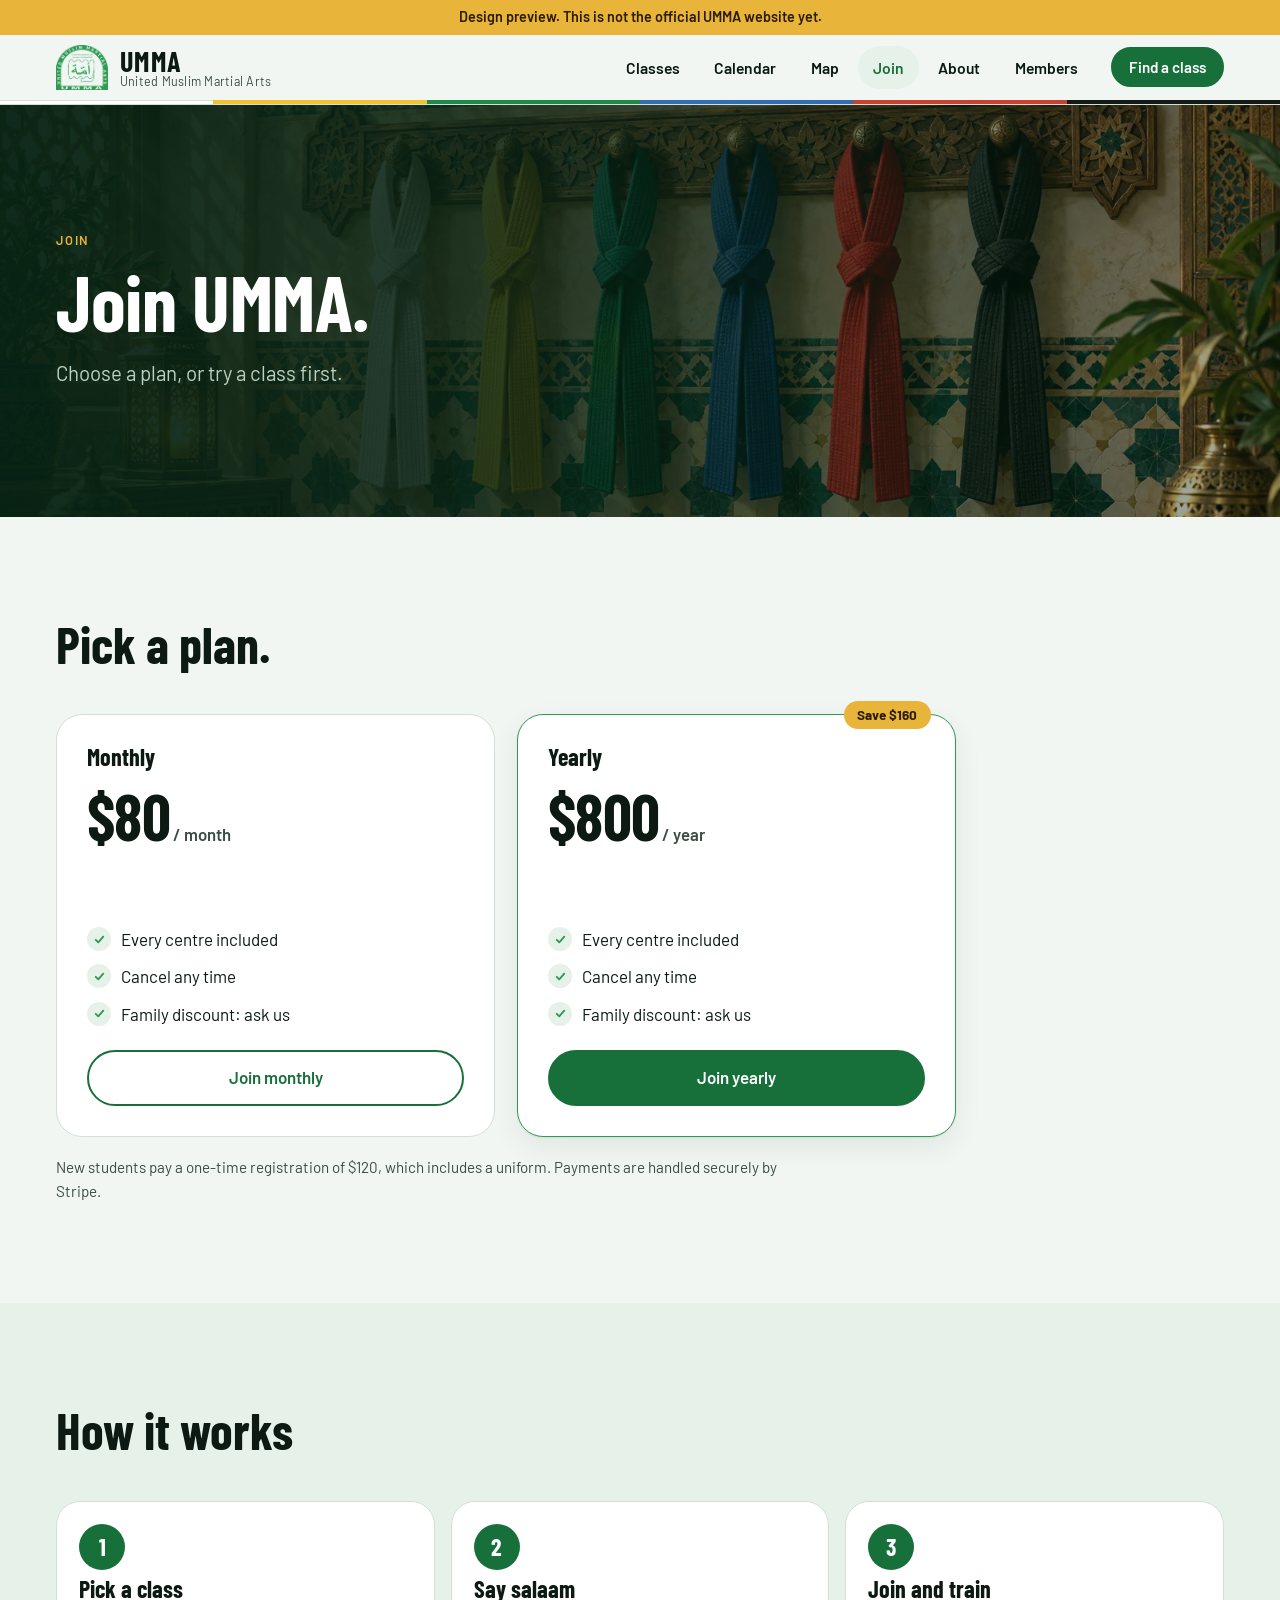
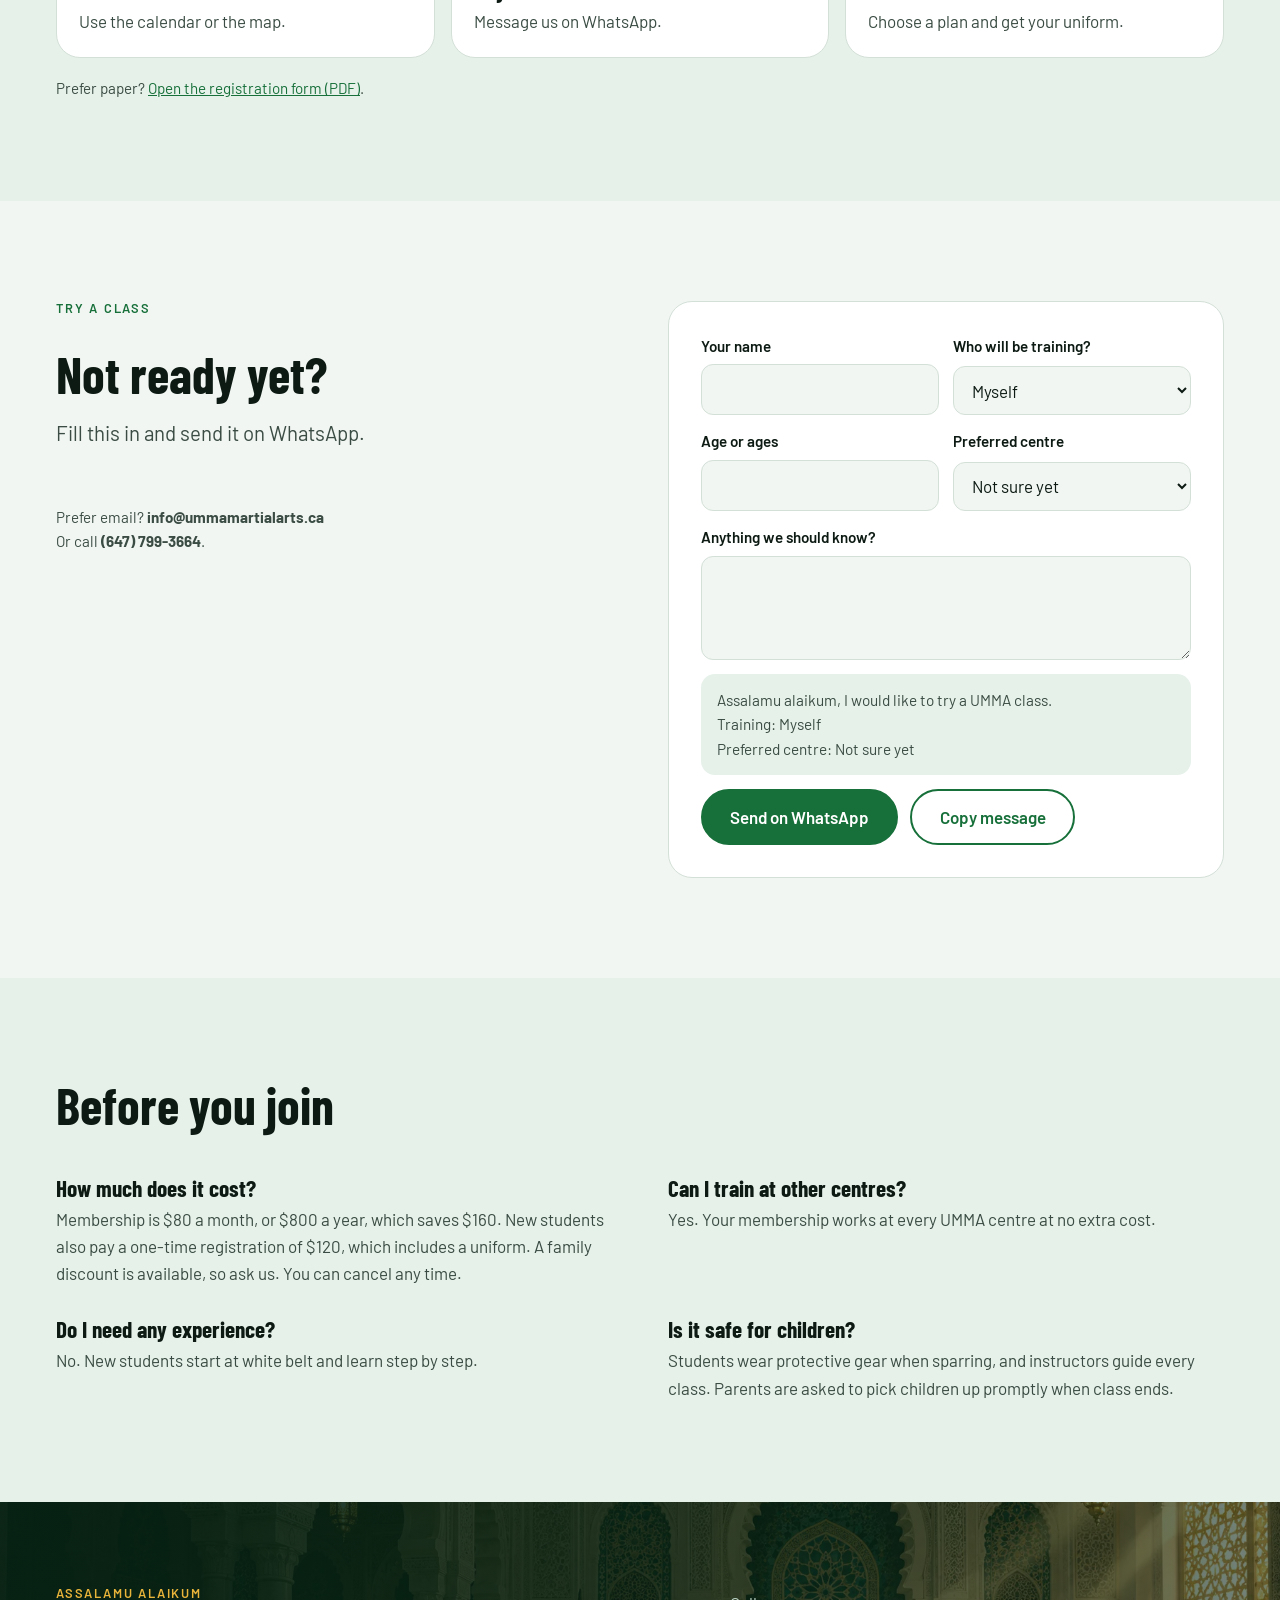
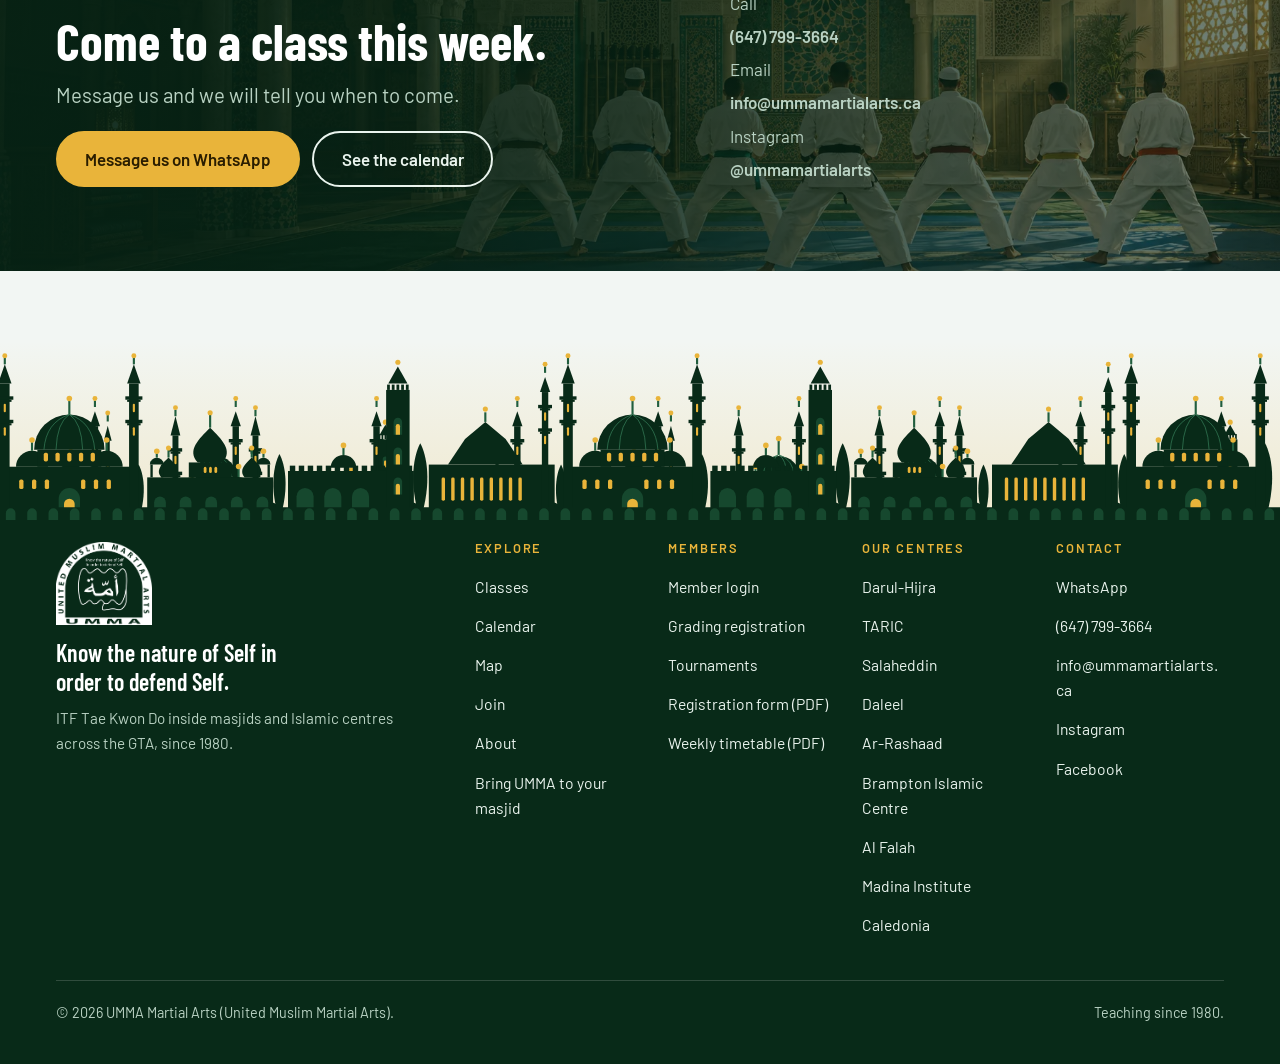
<file: join.html>
<!doctype html>
<html lang="en">
<head>
<meta charset="utf-8">
<meta name="viewport" content="width=device-width, initial-scale=1, viewport-fit=cover">
<title>Join UMMA Martial Arts | Membership from $80 a month</title>
<meta name="description" content="Join UMMA for $80 a month or $800 a year. One membership works at every UMMA centre. Cancel any time.">
<meta name="robots" content="noindex, nofollow">
<link rel="canonical" href="https://sales580.github.io/umma-martial-arts-redesign/join.html">
<meta name="theme-color" content="#0A2E1C">
<meta property="og:type" content="website">
<meta property="og:site_name" content="UMMA Martial Arts">
<meta property="og:title" content="Join UMMA Martial Arts | Membership from $80 a month">
<meta property="og:description" content="Join UMMA for $80 a month or $800 a year. One membership works at every UMMA centre. Cancel any time.">
<meta property="og:url" content="https://sales580.github.io/umma-martial-arts-redesign/join.html">
<meta property="og:image" content="https://sales580.github.io/umma-martial-arts-redesign/og-image.jpg">
<meta name="twitter:card" content="summary_large_image">
<link rel="icon" type="image/png" href="favicon-64.png">
<link rel="apple-touch-icon" href="apple-touch-icon.png">
<link rel="preconnect" href="https://fonts.googleapis.com"><link rel="preconnect" href="https://fonts.gstatic.com" crossorigin><link href="https://fonts.googleapis.com/css2?family=Amiri:wght@400&family=Barlow+Condensed:wght@600;700&family=Barlow:wght@400;500;600&display=swap" rel="stylesheet">
<link rel="stylesheet" href="site.css">

</head>
<body>
<script>document.documentElement.classList.add("js")</script>
<a class="skip" href="#main">Skip to content</a>
<div class="preview-bar" role="note">Design preview. This is not the official UMMA website yet.</div>
<header class="site-header">
  <div class="wrap bar">
    <a class="brand" href="index.html" aria-label="UMMA Martial Arts, home">
      <img class="brand-logo" src="umma-logo-green.png" width="52" height="45" alt="">
      <span class="brand-text"><strong>UMMA</strong><span>United Muslim Martial Arts</span></span>
    </a>
    <nav class="nav" aria-label="Main"><a href="classes.html">Classes</a><a href="schedule.html">Calendar</a><a href="map.html">Map</a><a href="join.html" aria-current="page">Join</a><a href="about.html">About</a><a href="members.html">Members</a></nav>
    <a class="btn btn-sm hide-sm" href="schedule.html">Find a class</a>
  </div>
  <div class="beltbar" aria-hidden="true"><i></i><i></i><i></i><i></i><i></i><i></i></div>
</header>
<main id="main">
<section class="page-hero has-img on-deep"><div class="ph-bg" style="background-image:url(art-belts.webp);background-position:50% 45%" aria-hidden="true"></div><div class="wrap">
  <p class="eyebrow">Join</p><h1>Join UMMA.</h1><p class="lead">Choose a plan, or try a class first.</p></div></section>
<section class="section" aria-labelledby="plans-h"><div class="wrap">
  <div class="section-head rv"><h2 id="plans-h">Pick a plan.</h2></div>
  <div class="plans">
  <article class="plan rv">
    <h3>Monthly</h3><p class="price">$80<small> / month</small></p>
    <ul class="checks"><li>Every centre included</li><li>Cancel any time</li><li>Family discount: ask us</li></ul>
    <a class="btn btn-line btn-lg" href="https://buy.stripe.com/9AQcQecef7fLdKo7sw" target="_blank" rel="noopener">Join monthly</a>
  </article>
  <article class="plan is-featured rv" style="--d:.12s">
    <span class="ribbon">Save $160</span>
    <h3>Yearly</h3><p class="price">$800<small> / year</small></p>
    <ul class="checks"><li>Every centre included</li><li>Cancel any time</li><li>Family discount: ask us</li></ul>
    <a class="btn btn-lg" href="https://buy.stripe.com/3cI5kD8VJdeT9v7ctPbjW0i" target="_blank" rel="noopener">Join yearly</a>
  </article>
</div>
<p class="fine">New students pay a one-time registration of $120, which includes a uniform. Payments are handled securely by Stripe.</p>
</div></section>
<section class="section section-tint" aria-labelledby="steps-h"><div class="wrap">
  <div class="section-head rv"><h2 id="steps-h">How it works</h2></div>
  <ol class="steps3">
  <li class="rv"><b>Pick a class</b><span>Use the calendar or the map.</span></li>
  <li class="rv" style="--d:.1s"><b>Say salaam</b><span>Message us on WhatsApp.</span></li>
  <li class="rv" style="--d:.2s"><b>Join and train</b><span>Choose a plan and get your uniform.</span></li>
</ol>
  <p class="fine">Prefer paper? <a href="UMMA-Registration-Form.pdf" target="_blank" rel="noopener">Open the registration form (PDF)</a>.</p>
</div></section>
<section class="section" aria-labelledby="try-h"><div class="wrap two">
  <div class="stack rv"><p class="eyebrow">Try a class</p><h2 id="try-h">Not ready yet?</h2><p class="lead">Fill this in and send it on WhatsApp.</p>
    <p class="fine">Prefer email? <strong>info@ummamartialarts.ca</strong><br>Or call <strong>(647) 799-3664</strong>.</p></div>
  <div class="rv" style="--d:.1s"><form class="form" id="try-form" data-wa="Assalamu alaikum, I would like to try a UMMA class." novalidate>
  <div class="row"><div class="field"><label for="try-form-name">Your name</label><input id="try-form-name" name="name" type="text" autocomplete="off" data-wa-field="Name"></div><div class="field"><label for="try-form-who">Who will be training?</label><select id="try-form-who" name="who" data-wa-field="Training"><option>Myself</option><option>My child</option><option>My children</option><option>My family</option></select></div></div><div class="row"><div class="field"><label for="try-form-ages">Age or ages</label><input id="try-form-ages" name="ages" type="text" autocomplete="off" data-wa-field="Age(s)"></div><div class="field"><label for="try-form-centre">Preferred centre</label><select id="try-form-centre" name="centre" data-wa-field="Preferred centre"><option>Not sure yet</option><option>Darul-Hijra Islamic Centre</option><option>TARIC Islamic Centre</option><option>Salaheddin Islamic Centre</option><option>Daleel Islamic Association</option><option>Ar-Rashaad Centre</option><option>Brampton Islamic Centre</option><option>Al Falah Islamic Centre</option><option>Madina Institute – Canada</option><option>Caledonia Islamic Centre</option></select></div></div><div class="row"><div class="field"><label for="try-form-msg">Anything we should know?</label><textarea id="try-form-msg" name="msg" data-wa-field="Message"></textarea></div></div>
  <p class="preview" data-wa-preview aria-live="polite"></p>
  <div class="btn-row"><a class="btn btn-lg" data-wa-link href="https://wa.me/16477993664?text=Assalamu%20alaikum%2C%20I%20would%20like%20to%20ask%20about%20UMMA%20classes." target="_blank" rel="noopener">Send on WhatsApp</a><button class="btn btn-line btn-lg" type="button" data-copy-from data-copy="">Copy message</button></div>
</form></div>
</div></section>
<section class="section section-tint" aria-labelledby="faq-h"><div class="wrap"><div class="section-head rv"><h2 id="faq-h">Before you join</h2></div><div class="faq"><div class="rv"><h3>How much does it cost?</h3><p>Membership is $80 a month, or $800 a year, which saves $160. New students also pay a one-time registration of $120, which includes a uniform. A family discount is available, so ask us. You can cancel any time.</p></div><div class="rv"><h3>Can I train at other centres?</h3><p>Yes. Your membership works at every UMMA centre at no extra cost.</p></div><div class="rv"><h3>Do I need any experience?</h3><p>No. New students start at white belt and learn step by step.</p></div><div class="rv"><h3>Is it safe for children?</h3><p>Students wear protective gear when sparring, and instructors guide every class. Parents are asked to pick children up promptly when class ends.</p></div></div></div></section>
<section class="cta has-img on-deep" aria-labelledby="cta-h">
  <div class="cta-bg" style="background-image:url(art-hero-wide.webp);background-position:72% 50%" aria-hidden="true"></div>
  <div class="wrap">
    <div class="rv">
      <p class="eyebrow">Assalamu alaikum</p>
      <h2 id="cta-h">Come to a class this week.</h2>
      <p class="lead" style="margin-top:.8rem">Message us and we will tell you when to come.</p>
      <div class="btn-row"><a class="btn btn-gold btn-lg" href="https://wa.me/16477993664?text=Assalamu%20alaikum%2C%20I%20would%20like%20to%20ask%20about%20UMMA%20classes." target="_blank" rel="noopener">Message us on WhatsApp</a><a class="btn btn-ghost btn-lg" href="schedule.html">See the calendar</a></div>
    </div>
    <p class="contact-lines"><span>Call</span>(647) 799-3664<br><span>Email</span>info@ummamartialarts.ca<br><span>Instagram</span>@ummamartialarts</p>
  </div>
</section>
</main>
<div class="skywrap" aria-hidden="true"><svg class="skyline" viewBox="0 0 1200 170" preserveAspectRatio="xMidYMax slice" aria-hidden="true"><defs><linearGradient id="skh" x1="0" y1="0" x2="0" y2="1"><stop offset="0" stop-color="#E9B43A" stop-opacity="0"/><stop offset="1" stop-color="#E9B43A" stop-opacity=".2"/></linearGradient></defs><rect x="0" y="0" width="1200" height="170" fill="url(#skh)"/><path d="M28.0 162a20.0 20.0 0 0 1 40.0 0z" class="sk-far"/><path d="M48.0 142.0v-10" class="sk-l"/><circle cx="48.0" cy="130.0" r="2.6" class="sk-g"/><rect x="86" y="80" width="6" height="88" class="sk-far"/><rect x="82.5" y="92" width="13" height="3.2" class="sk-far"/><rect x="84.2" y="95.2" width="9.6" height="2" class="sk-far"/><rect x="88.0" y="99" width="2" height="8" rx="1" class="sk-win"/><path d="M84.2 80L89.0 66L93.8 80z" class="sk-far"/><path d="M89.0 62v-6" class="sk-l"/><circle cx="89.0" cy="54" r="2.3" class="sk-g"/><path d="M107.0 164a13.0 13.0 0 0 1 26.0 0z" class="sk-far"/><path d="M120.0 151.0v-6" class="sk-l"/><circle cx="120.0" cy="143.0" r="2.6" class="sk-g"/><path d="M160.0 162a20.0 20.0 0 0 1 40.0 0z" class="sk-far"/><path d="M180.0 142.0v-10" class="sk-l"/><circle cx="180.0" cy="130.0" r="2.6" class="sk-g"/><rect x="218" y="80" width="6" height="88" class="sk-far"/><rect x="214.5" y="92" width="13" height="3.2" class="sk-far"/><rect x="216.2" y="95.2" width="9.6" height="2" class="sk-far"/><rect x="220.0" y="99" width="2" height="8" rx="1" class="sk-win"/><path d="M216.2 80L221.0 66L225.8 80z" class="sk-far"/><path d="M221.0 62v-6" class="sk-l"/><circle cx="221.0" cy="54" r="2.3" class="sk-g"/><path d="M239.0 164a13.0 13.0 0 0 1 26.0 0z" class="sk-far"/><path d="M252.0 151.0v-6" class="sk-l"/><circle cx="252.0" cy="143.0" r="2.6" class="sk-g"/><path d="M292.0 162a20.0 20.0 0 0 1 40.0 0z" class="sk-far"/><path d="M312.0 142.0v-10" class="sk-l"/><circle cx="312.0" cy="130.0" r="2.6" class="sk-g"/><rect x="350" y="80" width="6" height="88" class="sk-far"/><rect x="346.5" y="92" width="13" height="3.2" class="sk-far"/><rect x="348.2" y="95.2" width="9.6" height="2" class="sk-far"/><rect x="352.0" y="99" width="2" height="8" rx="1" class="sk-win"/><path d="M348.2 80L353.0 66L357.8 80z" class="sk-far"/><path d="M353.0 62v-6" class="sk-l"/><circle cx="353.0" cy="54" r="2.3" class="sk-g"/><path d="M371.0 164a13.0 13.0 0 0 1 26.0 0z" class="sk-far"/><path d="M384.0 151.0v-6" class="sk-l"/><circle cx="384.0" cy="143.0" r="2.6" class="sk-g"/><path d="M424.0 162a20.0 20.0 0 0 1 40.0 0z" class="sk-far"/><path d="M444.0 142.0v-10" class="sk-l"/><circle cx="444.0" cy="130.0" r="2.6" class="sk-g"/><rect x="482" y="80" width="6" height="88" class="sk-far"/><rect x="478.5" y="92" width="13" height="3.2" class="sk-far"/><rect x="480.2" y="95.2" width="9.6" height="2" class="sk-far"/><rect x="484.0" y="99" width="2" height="8" rx="1" class="sk-win"/><path d="M480.2 80L485.0 66L489.8 80z" class="sk-far"/><path d="M485.0 62v-6" class="sk-l"/><circle cx="485.0" cy="54" r="2.3" class="sk-g"/><path d="M503.0 164a13.0 13.0 0 0 1 26.0 0z" class="sk-far"/><path d="M516.0 151.0v-6" class="sk-l"/><circle cx="516.0" cy="143.0" r="2.6" class="sk-g"/><path d="M556.0 162a20.0 20.0 0 0 1 40.0 0z" class="sk-far"/><path d="M576.0 142.0v-10" class="sk-l"/><circle cx="576.0" cy="130.0" r="2.6" class="sk-g"/><rect x="614" y="80" width="6" height="88" class="sk-far"/><rect x="610.5" y="92" width="13" height="3.2" class="sk-far"/><rect x="612.2" y="95.2" width="9.6" height="2" class="sk-far"/><rect x="616.0" y="99" width="2" height="8" rx="1" class="sk-win"/><path d="M612.2 80L617.0 66L621.8 80z" class="sk-far"/><path d="M617.0 62v-6" class="sk-l"/><circle cx="617.0" cy="54" r="2.3" class="sk-g"/><path d="M635.0 164a13.0 13.0 0 0 1 26.0 0z" class="sk-far"/><path d="M648.0 151.0v-6" class="sk-l"/><circle cx="648.0" cy="143.0" r="2.6" class="sk-g"/><path d="M688.0 162a20.0 20.0 0 0 1 40.0 0z" class="sk-far"/><path d="M708.0 142.0v-10" class="sk-l"/><circle cx="708.0" cy="130.0" r="2.6" class="sk-g"/><rect x="746" y="80" width="6" height="88" class="sk-far"/><rect x="742.5" y="92" width="13" height="3.2" class="sk-far"/><rect x="744.2" y="95.2" width="9.6" height="2" class="sk-far"/><rect x="748.0" y="99" width="2" height="8" rx="1" class="sk-win"/><path d="M744.2 80L749.0 66L753.8 80z" class="sk-far"/><path d="M749.0 62v-6" class="sk-l"/><circle cx="749.0" cy="54" r="2.3" class="sk-g"/><path d="M767.0 164a13.0 13.0 0 0 1 26.0 0z" class="sk-far"/><path d="M780.0 151.0v-6" class="sk-l"/><circle cx="780.0" cy="143.0" r="2.6" class="sk-g"/><path d="M820.0 162a20.0 20.0 0 0 1 40.0 0z" class="sk-far"/><path d="M840.0 142.0v-10" class="sk-l"/><circle cx="840.0" cy="130.0" r="2.6" class="sk-g"/><rect x="878" y="80" width="6" height="88" class="sk-far"/><rect x="874.5" y="92" width="13" height="3.2" class="sk-far"/><rect x="876.2" y="95.2" width="9.6" height="2" class="sk-far"/><rect x="880.0" y="99" width="2" height="8" rx="1" class="sk-win"/><path d="M876.2 80L881.0 66L885.8 80z" class="sk-far"/><path d="M881.0 62v-6" class="sk-l"/><circle cx="881.0" cy="54" r="2.3" class="sk-g"/><path d="M899.0 164a13.0 13.0 0 0 1 26.0 0z" class="sk-far"/><path d="M912.0 151.0v-6" class="sk-l"/><circle cx="912.0" cy="143.0" r="2.6" class="sk-g"/><path d="M952.0 162a20.0 20.0 0 0 1 40.0 0z" class="sk-far"/><path d="M972.0 142.0v-10" class="sk-l"/><circle cx="972.0" cy="130.0" r="2.6" class="sk-g"/><rect x="1010" y="80" width="6" height="88" class="sk-far"/><rect x="1006.5" y="92" width="13" height="3.2" class="sk-far"/><rect x="1008.2" y="95.2" width="9.6" height="2" class="sk-far"/><rect x="1012.0" y="99" width="2" height="8" rx="1" class="sk-win"/><path d="M1008.2 80L1013.0 66L1017.8 80z" class="sk-far"/><path d="M1013.0 62v-6" class="sk-l"/><circle cx="1013.0" cy="54" r="2.3" class="sk-g"/><path d="M1031.0 164a13.0 13.0 0 0 1 26.0 0z" class="sk-far"/><path d="M1044.0 151.0v-6" class="sk-l"/><circle cx="1044.0" cy="143.0" r="2.6" class="sk-g"/><path d="M1084.0 162a20.0 20.0 0 0 1 40.0 0z" class="sk-far"/><path d="M1104.0 142.0v-10" class="sk-l"/><circle cx="1104.0" cy="130.0" r="2.6" class="sk-g"/><rect x="1142" y="80" width="6" height="88" class="sk-far"/><rect x="1138.5" y="92" width="13" height="3.2" class="sk-far"/><rect x="1140.2" y="95.2" width="9.6" height="2" class="sk-far"/><rect x="1144.0" y="99" width="2" height="8" rx="1" class="sk-win"/><path d="M1140.2 80L1145.0 66L1149.8 80z" class="sk-far"/><path d="M1145.0 62v-6" class="sk-l"/><circle cx="1145.0" cy="54" r="2.3" class="sk-g"/><path d="M1163.0 164a13.0 13.0 0 0 1 26.0 0z" class="sk-far"/><path d="M1176.0 151.0v-6" class="sk-l"/><circle cx="1176.0" cy="143.0" r="2.6" class="sk-g"/><rect x="33.4" y="135.8" width="73.2" height="32.2" class="sk-mid"/><path d="M44.6 135.8L54.5 120.9H78.1L88.0 135.8z" class="sk-mid"/><path d="M54.5 120.9L66.3 111.0L78.1 120.9z" class="sk-mid"/><path d="M66.3 111.0v-9" class="sk-l"/><circle cx="66.3" cy="103.5" r="2.4" class="sk-g"/><rect x="99.14" y="93.6" width="3.7199999999999998" height="74.4" class="sk-mid"/><rect x="95.64" y="105.6" width="10.719999999999999" height="3.2" class="sk-mid"/><rect x="97.34" y="108.8" width="7.32" height="2" class="sk-mid"/><rect x="100.0" y="112.6" width="2" height="8" rx="1" class="sk-win"/><rect x="95.64" y="127.6" width="10.719999999999999" height="3.2" class="sk-mid"/><rect x="97.34" y="130.79999999999998" width="7.32" height="2" class="sk-mid"/><rect x="100.0" y="134.6" width="2" height="8" rx="1" class="sk-win"/><path d="M97.34 93.6L101.0 79.6L104.66 93.6z" class="sk-mid"/><path d="M101.0 75.6v-6" class="sk-l"/><circle cx="101.0" cy="67.6" r="2.3" class="sk-g"/><rect x="40.9" y="143.2" width="2.0" height="13.6" rx="1.4" class="sk-win"/><rect x="46.4" y="143.2" width="2.0" height="13.6" rx="1.4" class="sk-win"/><rect x="52.0" y="143.2" width="2.0" height="13.6" rx="1.4" class="sk-win"/><rect x="57.6" y="143.2" width="2.0" height="13.6" rx="1.4" class="sk-win"/><rect x="63.2" y="143.2" width="2.0" height="13.6" rx="1.4" class="sk-win"/><rect x="68.8" y="143.2" width="2.0" height="13.6" rx="1.4" class="sk-win"/><rect x="74.3" y="143.2" width="2.0" height="13.6" rx="1.4" class="sk-win"/><rect x="79.9" y="143.2" width="2.0" height="13.6" rx="1.4" class="sk-win"/><rect x="85.5" y="143.2" width="2.0" height="13.6" rx="1.4" class="sk-win"/><rect x="165.4" y="137.0" width="73.2" height="31.0" class="sk-mid"/><path d="M171.0 137.0a9.3 9.3 0 0 1 18.6 0z" class="sk-mid"/><path d="M180.3 127.7v-8" class="sk-l"/><circle cx="180.3" cy="117.7" r="2.6" class="sk-g"/><path d="M214.4 137.0a9.3 9.3 0 0 1 18.6 0z" class="sk-mid"/><path d="M223.7 127.7v-8" class="sk-l"/><circle cx="223.7" cy="117.7" r="2.6" class="sk-g"/><rect x="183.4" y="127.1" width="37.2" height="9.9" class="sk-mid"/><path d="M181.5 127.08a20.5 20.5 0 0 1 40.9 0z" class="sk-mid"/><path d="M187.3 127.08Q188.4 111.1 202.0 106.6" class="sk-rib"/><path d="M194.2 127.08Q194.8 111.1 202.0 106.6" class="sk-rib"/><path d="M209.8 127.08Q209.2 111.1 202.0 106.6" class="sk-rib"/><path d="M216.7 127.08Q215.6 111.1 202.0 106.6" class="sk-rib"/><path d="M202.0 106.6v-13" class="sk-l"/><circle cx="202.0" cy="91.6" r="2.6" class="sk-g"/><rect x="187.1" y="128.94" width="2.48" height="4.96" rx="1.6" class="sk-win"/><rect x="193.9" y="128.94" width="2.48" height="4.96" rx="1.6" class="sk-win"/><rect x="200.8" y="128.94" width="2.48" height="4.96" rx="1.6" class="sk-win"/><rect x="207.6" y="128.94" width="2.48" height="4.96" rx="1.6" class="sk-win"/><rect x="214.4" y="128.94" width="2.48" height="4.96" rx="1.6" class="sk-win"/><rect x="161.70000000000002" y="88.64" width="5.58" height="79.36" class="sk-mid"/><rect x="158.20000000000002" y="100.64" width="12.58" height="3.2" class="sk-mid"/><rect x="159.9" y="103.84" width="9.18" height="2" class="sk-mid"/><rect x="163.5" y="107.64" width="2" height="8" rx="1" class="sk-win"/><rect x="158.20000000000002" y="122.64" width="12.58" height="3.2" class="sk-mid"/><rect x="159.9" y="125.84" width="9.18" height="2" class="sk-mid"/><rect x="163.5" y="129.64" width="2" height="8" rx="1" class="sk-win"/><path d="M159.9 88.64L164.5 70.64L169.08000000000004 88.64z" class="sk-mid"/><path d="M164.5 70.64v-6" class="sk-l"/><circle cx="164.5" cy="62.64" r="2.3" class="sk-g"/><rect x="236.72" y="88.64" width="5.58" height="79.36" class="sk-mid"/><rect x="233.22" y="100.64" width="12.58" height="3.2" class="sk-mid"/><rect x="234.92" y="103.84" width="9.18" height="2" class="sk-mid"/><rect x="238.5" y="107.64" width="2" height="8" rx="1" class="sk-win"/><rect x="233.22" y="122.64" width="12.58" height="3.2" class="sk-mid"/><rect x="234.92" y="125.84" width="9.18" height="2" class="sk-mid"/><rect x="238.5" y="129.64" width="2" height="8" rx="1" class="sk-win"/><path d="M234.92 88.64L239.5 70.64L244.10000000000002 88.64z" class="sk-mid"/><path d="M239.5 70.64v-6" class="sk-l"/><circle cx="239.5" cy="62.64" r="2.3" class="sk-g"/><path d="M195.8 168V155.6a6.2 6.2 0 0 1 12.4 0V168z" class="sk-cut"/><path d="M198.9 168V158.7a3.1 3.1 0 0 1 6.2 0V168z" class="sk-win"/><rect x="172.9" y="144.44" width="4" height="5.58" rx="1.6" class="sk-win"/><rect x="180.3" y="144.44" width="4" height="5.58" rx="1.6" class="sk-win"/><rect x="187.7" y="144.44" width="4" height="5.58" rx="1.6" class="sk-win"/><rect x="208.8" y="144.44" width="4" height="5.58" rx="1.6" class="sk-win"/><rect x="216.3" y="144.44" width="4" height="5.58" rx="1.6" class="sk-win"/><rect x="223.7" y="144.44" width="4" height="5.58" rx="1.6" class="sk-win"/><rect x="297.4" y="139.5" width="73.2" height="28.5" class="sk-mid"/><rect x="298.5" y="134.48" width="3.1" height="5" class="sk-mid"/><rect x="303.7" y="134.48" width="3.1" height="5" class="sk-mid"/><rect x="308.9" y="134.48" width="3.1" height="5" class="sk-mid"/><rect x="314.1" y="134.48" width="3.1" height="5" class="sk-mid"/><rect x="319.4" y="134.48" width="3.1" height="5" class="sk-mid"/><rect x="324.6" y="134.48" width="3.1" height="5" class="sk-mid"/><rect x="329.8" y="134.48" width="3.1" height="5" class="sk-mid"/><rect x="335.0" y="134.48" width="3.1" height="5" class="sk-mid"/><rect x="340.3" y="134.48" width="3.1" height="5" class="sk-mid"/><rect x="345.5" y="134.48" width="3.1" height="5" class="sk-mid"/><rect x="350.7" y="134.48" width="3.1" height="5" class="sk-mid"/><rect x="355.9" y="134.48" width="3.1" height="5" class="sk-mid"/><rect x="361.2" y="134.48" width="3.1" height="5" class="sk-mid"/><rect x="366.4" y="134.48" width="3.1" height="5" class="sk-mid"/><rect x="354.5" y="92.4" width="13.6" height="75.6" class="sk-mid"/><rect x="355.0" y="87.36" width="1.6" height="5" class="sk-mid"/><rect x="357.7" y="87.36" width="1.6" height="5" class="sk-mid"/><rect x="360.5" y="87.36" width="1.6" height="5" class="sk-mid"/><rect x="363.2" y="87.36" width="1.6" height="5" class="sk-mid"/><rect x="365.9" y="87.36" width="1.6" height="5" class="sk-mid"/><path d="M355.7 88.6L361.3 78.7L366.9 88.6z" class="sk-mid"/><circle cx="361.3" cy="76.2" r="2.4" class="sk-g"/><path d="M358.8 153.12V145.7a2.5 2.5 0 0 1 5.0 0V153.12z" class="sk-cut"/><path d="M360.0 153.12V148.2a1.2 1.2 0 0 1 2.5 0V153.12z" class="sk-win"/><path d="M358.8 135.76V128.3a2.5 2.5 0 0 1 5.0 0V135.76z" class="sk-cut"/><path d="M360.0 135.76V130.8a1.2 1.2 0 0 1 2.5 0V135.76z" class="sk-win"/><path d="M358.8 118.4V111.0a2.5 2.5 0 0 1 5.0 0V118.4z" class="sk-cut"/><path d="M360.0 118.4V113.4a1.2 1.2 0 0 1 2.5 0V118.4z" class="sk-win"/><path d="M302.4 168V154.4a5.0 5.0 0 0 1 9.9 0V168z" class="sk-cut"/><path d="M318.5 168V154.4a5.0 5.0 0 0 1 9.9 0V168z" class="sk-cut"/><path d="M334.6 168V154.4a5.0 5.0 0 0 1 9.9 0V168z" class="sk-cut"/><path d="M322.2 137.61999999999998a7.4 7.4 0 0 1 14.9 0z" class="sk-mid"/><path d="M329.7 130.2v-7" class="sk-l"/><circle cx="329.7" cy="121.2" r="2.6" class="sk-g"/><rect x="429.4" y="143.2" width="73.2" height="24.8" class="sk-mid"/><rect x="453.6" y="134.5" width="24.8" height="8.7" class="sk-mid"/><path d="M458.8 134.51999999999998C452.3 127.4 459.5 120.8 466.0 114.3C472.5 120.8 479.7 127.4 473.2 134.51999999999998z" class="sk-mid"/><path d="M466.0 114.3v-12" class="sk-l"/><circle cx="466.0" cy="100.3" r="2.4" class="sk-g"/><path d="M437.7 143.2C434.0 139.1 438.1 135.4 441.8 131.7C445.5 135.4 449.6 139.1 445.9 143.2z" class="sk-mid"/><path d="M441.8 131.7v-7" class="sk-l"/><circle cx="441.8" cy="122.7" r="2.4" class="sk-g"/><path d="M486.1 143.2C482.4 139.1 486.5 135.4 490.2 131.7C493.9 135.4 498.0 139.1 494.3 143.2z" class="sk-mid"/><path d="M490.2 131.7v-7" class="sk-l"/><circle cx="490.2" cy="122.7" r="2.4" class="sk-g"/><path d="M431.3 134.5h7.4" class="sk-l"/><rect x="431.3" y="135.8" width="1.4" height="7.4" class="sk-mid"/><rect x="437.4" y="135.8" width="1.4" height="7.4" class="sk-mid"/><path d="M431.0 135.76a4.0 4.0 0 0 1 8.1 0z" class="sk-mid"/><path d="M435.0 131.7v-4" class="sk-l"/><circle cx="435.0" cy="125.7" r="2.6" class="sk-g"/><path d="M493.3 134.5h7.4" class="sk-l"/><rect x="493.3" y="135.8" width="1.4" height="7.4" class="sk-mid"/><rect x="499.4" y="135.8" width="1.4" height="7.4" class="sk-mid"/><path d="M493.0 135.76a4.0 4.0 0 0 1 8.1 0z" class="sk-mid"/><path d="M497.0 131.7v-4" class="sk-l"/><circle cx="497.0" cy="125.7" r="2.6" class="sk-g"/><path d="M433.4 168V157.8a3.4 3.4 0 0 1 6.8 0V168z" class="sk-cut"/><path d="M448.3 168V157.8a3.4 3.4 0 0 1 6.8 0V168z" class="sk-cut"/><path d="M463.2 168V157.8a3.4 3.4 0 0 1 6.8 0V168z" class="sk-cut"/><path d="M478.1 168V157.8a3.4 3.4 0 0 1 6.8 0V168z" class="sk-cut"/><path d="M493.0 168V157.8a3.4 3.4 0 0 1 6.8 0V168z" class="sk-cut"/><rect x="462.3" y="137.0" width="1.612" height="3.7199999999999998" rx="1.6" class="sk-win"/><rect x="465.4" y="137.0" width="1.612" height="3.7199999999999998" rx="1.6" class="sk-win"/><rect x="468.5" y="137.0" width="1.612" height="3.7199999999999998" rx="1.6" class="sk-win"/><rect x="561.4" y="135.8" width="73.2" height="32.2" class="sk-mid"/><path d="M572.6 135.8L582.5 120.9H606.1L616.0 135.8z" class="sk-mid"/><path d="M582.5 120.9L594.3 111.0L606.1 120.9z" class="sk-mid"/><path d="M594.3 111.0v-9" class="sk-l"/><circle cx="594.3" cy="103.5" r="2.4" class="sk-g"/><rect x="627.1399999999999" y="93.6" width="3.7199999999999998" height="74.4" class="sk-mid"/><rect x="623.6399999999999" y="105.6" width="10.719999999999999" height="3.2" class="sk-mid"/><rect x="625.3399999999999" y="108.8" width="7.32" height="2" class="sk-mid"/><rect x="628.0" y="112.6" width="2" height="8" rx="1" class="sk-win"/><rect x="623.6399999999999" y="127.6" width="10.719999999999999" height="3.2" class="sk-mid"/><rect x="625.3399999999999" y="130.79999999999998" width="7.32" height="2" class="sk-mid"/><rect x="628.0" y="134.6" width="2" height="8" rx="1" class="sk-win"/><path d="M625.3399999999999 93.6L629.0 79.6L632.6599999999999 93.6z" class="sk-mid"/><path d="M629.0 75.6v-6" class="sk-l"/><circle cx="629.0" cy="67.6" r="2.3" class="sk-g"/><rect x="568.9" y="143.2" width="2.0" height="13.6" rx="1.4" class="sk-win"/><rect x="574.4" y="143.2" width="2.0" height="13.6" rx="1.4" class="sk-win"/><rect x="580.0" y="143.2" width="2.0" height="13.6" rx="1.4" class="sk-win"/><rect x="585.6" y="143.2" width="2.0" height="13.6" rx="1.4" class="sk-win"/><rect x="591.2" y="143.2" width="2.0" height="13.6" rx="1.4" class="sk-win"/><rect x="596.8" y="143.2" width="2.0" height="13.6" rx="1.4" class="sk-win"/><rect x="602.3" y="143.2" width="2.0" height="13.6" rx="1.4" class="sk-win"/><rect x="607.9" y="143.2" width="2.0" height="13.6" rx="1.4" class="sk-win"/><rect x="613.5" y="143.2" width="2.0" height="13.6" rx="1.4" class="sk-win"/><rect x="693.4" y="137.0" width="73.2" height="31.0" class="sk-mid"/><path d="M699.0 137.0a9.3 9.3 0 0 1 18.6 0z" class="sk-mid"/><path d="M708.3 127.7v-8" class="sk-l"/><circle cx="708.3" cy="117.7" r="2.6" class="sk-g"/><path d="M742.4 137.0a9.3 9.3 0 0 1 18.6 0z" class="sk-mid"/><path d="M751.7 127.7v-8" class="sk-l"/><circle cx="751.7" cy="117.7" r="2.6" class="sk-g"/><rect x="711.4" y="127.1" width="37.2" height="9.9" class="sk-mid"/><path d="M709.5 127.08a20.5 20.5 0 0 1 40.9 0z" class="sk-mid"/><path d="M715.3 127.08Q716.4 111.1 730.0 106.6" class="sk-rib"/><path d="M722.2 127.08Q722.8 111.1 730.0 106.6" class="sk-rib"/><path d="M737.8 127.08Q737.2 111.1 730.0 106.6" class="sk-rib"/><path d="M744.7 127.08Q743.6 111.1 730.0 106.6" class="sk-rib"/><path d="M730.0 106.6v-13" class="sk-l"/><circle cx="730.0" cy="91.6" r="2.6" class="sk-g"/><rect x="715.1" y="128.94" width="2.48" height="4.96" rx="1.6" class="sk-win"/><rect x="721.9" y="128.94" width="2.48" height="4.96" rx="1.6" class="sk-win"/><rect x="728.8" y="128.94" width="2.48" height="4.96" rx="1.6" class="sk-win"/><rect x="735.6" y="128.94" width="2.48" height="4.96" rx="1.6" class="sk-win"/><rect x="742.4" y="128.94" width="2.48" height="4.96" rx="1.6" class="sk-win"/><rect x="689.6999999999999" y="88.64" width="5.58" height="79.36" class="sk-mid"/><rect x="686.1999999999999" y="100.64" width="12.58" height="3.2" class="sk-mid"/><rect x="687.9" y="103.84" width="9.18" height="2" class="sk-mid"/><rect x="691.5" y="107.64" width="2" height="8" rx="1" class="sk-win"/><rect x="686.1999999999999" y="122.64" width="12.58" height="3.2" class="sk-mid"/><rect x="687.9" y="125.84" width="9.18" height="2" class="sk-mid"/><rect x="691.5" y="129.64" width="2" height="8" rx="1" class="sk-win"/><path d="M687.9 88.64L692.5 70.64L697.0799999999999 88.64z" class="sk-mid"/><path d="M692.5 70.64v-6" class="sk-l"/><circle cx="692.5" cy="62.64" r="2.3" class="sk-g"/><rect x="764.7199999999999" y="88.64" width="5.58" height="79.36" class="sk-mid"/><rect x="761.2199999999999" y="100.64" width="12.58" height="3.2" class="sk-mid"/><rect x="762.92" y="103.84" width="9.18" height="2" class="sk-mid"/><rect x="766.5" y="107.64" width="2" height="8" rx="1" class="sk-win"/><rect x="761.2199999999999" y="122.64" width="12.58" height="3.2" class="sk-mid"/><rect x="762.92" y="125.84" width="9.18" height="2" class="sk-mid"/><rect x="766.5" y="129.64" width="2" height="8" rx="1" class="sk-win"/><path d="M762.92 88.64L767.5 70.64L772.0999999999999 88.64z" class="sk-mid"/><path d="M767.5 70.64v-6" class="sk-l"/><circle cx="767.5" cy="62.64" r="2.3" class="sk-g"/><path d="M723.8 168V155.6a6.2 6.2 0 0 1 12.4 0V168z" class="sk-cut"/><path d="M726.9 168V158.7a3.1 3.1 0 0 1 6.2 0V168z" class="sk-win"/><rect x="700.9" y="144.44" width="4" height="5.58" rx="1.6" class="sk-win"/><rect x="708.3" y="144.44" width="4" height="5.58" rx="1.6" class="sk-win"/><rect x="715.7" y="144.44" width="4" height="5.58" rx="1.6" class="sk-win"/><rect x="736.8" y="144.44" width="4" height="5.58" rx="1.6" class="sk-win"/><rect x="744.3" y="144.44" width="4" height="5.58" rx="1.6" class="sk-win"/><rect x="751.7" y="144.44" width="4" height="5.58" rx="1.6" class="sk-win"/><rect x="825.4" y="137.0" width="73.2" height="31.0" class="sk-mid"/><path d="M831.0 137.0a9.3 9.3 0 0 1 18.6 0z" class="sk-mid"/><path d="M840.3 127.7v-8" class="sk-l"/><circle cx="840.3" cy="117.7" r="2.6" class="sk-g"/><path d="M874.4 137.0a9.3 9.3 0 0 1 18.6 0z" class="sk-mid"/><path d="M883.7 127.7v-8" class="sk-l"/><circle cx="883.7" cy="117.7" r="2.6" class="sk-g"/><rect x="843.4" y="127.1" width="37.2" height="9.9" class="sk-mid"/><path d="M841.5 127.08a20.5 20.5 0 0 1 40.9 0z" class="sk-mid"/><path d="M847.3 127.08Q848.4 111.1 862.0 106.6" class="sk-rib"/><path d="M854.2 127.08Q854.8 111.1 862.0 106.6" class="sk-rib"/><path d="M869.8 127.08Q869.2 111.1 862.0 106.6" class="sk-rib"/><path d="M876.7 127.08Q875.6 111.1 862.0 106.6" class="sk-rib"/><path d="M862.0 106.6v-13" class="sk-l"/><circle cx="862.0" cy="91.6" r="2.6" class="sk-g"/><rect x="847.1" y="128.94" width="2.48" height="4.96" rx="1.6" class="sk-win"/><rect x="853.9" y="128.94" width="2.48" height="4.96" rx="1.6" class="sk-win"/><rect x="860.8" y="128.94" width="2.48" height="4.96" rx="1.6" class="sk-win"/><rect x="867.6" y="128.94" width="2.48" height="4.96" rx="1.6" class="sk-win"/><rect x="874.4" y="128.94" width="2.48" height="4.96" rx="1.6" class="sk-win"/><rect x="821.6999999999999" y="88.64" width="5.58" height="79.36" class="sk-mid"/><rect x="818.1999999999999" y="100.64" width="12.58" height="3.2" class="sk-mid"/><rect x="819.9" y="103.84" width="9.18" height="2" class="sk-mid"/><rect x="823.5" y="107.64" width="2" height="8" rx="1" class="sk-win"/><rect x="818.1999999999999" y="122.64" width="12.58" height="3.2" class="sk-mid"/><rect x="819.9" y="125.84" width="9.18" height="2" class="sk-mid"/><rect x="823.5" y="129.64" width="2" height="8" rx="1" class="sk-win"/><path d="M819.9 88.64L824.5 70.64L829.0799999999999 88.64z" class="sk-mid"/><path d="M824.5 70.64v-6" class="sk-l"/><circle cx="824.5" cy="62.64" r="2.3" class="sk-g"/><rect x="896.7199999999999" y="88.64" width="5.58" height="79.36" class="sk-mid"/><rect x="893.2199999999999" y="100.64" width="12.58" height="3.2" class="sk-mid"/><rect x="894.92" y="103.84" width="9.18" height="2" class="sk-mid"/><rect x="898.5" y="107.64" width="2" height="8" rx="1" class="sk-win"/><rect x="893.2199999999999" y="122.64" width="12.58" height="3.2" class="sk-mid"/><rect x="894.92" y="125.84" width="9.18" height="2" class="sk-mid"/><rect x="898.5" y="129.64" width="2" height="8" rx="1" class="sk-win"/><path d="M894.92 88.64L899.5 70.64L904.0999999999999 88.64z" class="sk-mid"/><path d="M899.5 70.64v-6" class="sk-l"/><circle cx="899.5" cy="62.64" r="2.3" class="sk-g"/><path d="M855.8 168V155.6a6.2 6.2 0 0 1 12.4 0V168z" class="sk-cut"/><path d="M858.9 168V158.7a3.1 3.1 0 0 1 6.2 0V168z" class="sk-win"/><rect x="832.9" y="144.44" width="4" height="5.58" rx="1.6" class="sk-win"/><rect x="840.3" y="144.44" width="4" height="5.58" rx="1.6" class="sk-win"/><rect x="847.7" y="144.44" width="4" height="5.58" rx="1.6" class="sk-win"/><rect x="868.8" y="144.44" width="4" height="5.58" rx="1.6" class="sk-win"/><rect x="876.3" y="144.44" width="4" height="5.58" rx="1.6" class="sk-win"/><rect x="883.7" y="144.44" width="4" height="5.58" rx="1.6" class="sk-win"/><rect x="957.4" y="143.2" width="73.2" height="24.8" class="sk-mid"/><rect x="981.6" y="134.5" width="24.8" height="8.7" class="sk-mid"/><path d="M986.8 134.51999999999998C980.3 127.4 987.5 120.8 994.0 114.3C1000.5 120.8 1007.7 127.4 1001.2 134.51999999999998z" class="sk-mid"/><path d="M994.0 114.3v-12" class="sk-l"/><circle cx="994.0" cy="100.3" r="2.4" class="sk-g"/><path d="M965.7 143.2C962.0 139.1 966.1 135.4 969.8 131.7C973.5 135.4 977.6 139.1 973.9 143.2z" class="sk-mid"/><path d="M969.8 131.7v-7" class="sk-l"/><circle cx="969.8" cy="122.7" r="2.4" class="sk-g"/><path d="M1014.1 143.2C1010.4 139.1 1014.5 135.4 1018.2 131.7C1021.9 135.4 1026.0 139.1 1022.3 143.2z" class="sk-mid"/><path d="M1018.2 131.7v-7" class="sk-l"/><circle cx="1018.2" cy="122.7" r="2.4" class="sk-g"/><path d="M959.3 134.5h7.4" class="sk-l"/><rect x="959.3" y="135.8" width="1.4" height="7.4" class="sk-mid"/><rect x="965.4" y="135.8" width="1.4" height="7.4" class="sk-mid"/><path d="M959.0 135.76a4.0 4.0 0 0 1 8.1 0z" class="sk-mid"/><path d="M963.0 131.7v-4" class="sk-l"/><circle cx="963.0" cy="125.7" r="2.6" class="sk-g"/><path d="M1021.3 134.5h7.4" class="sk-l"/><rect x="1021.3" y="135.8" width="1.4" height="7.4" class="sk-mid"/><rect x="1027.4" y="135.8" width="1.4" height="7.4" class="sk-mid"/><path d="M1021.0 135.76a4.0 4.0 0 0 1 8.1 0z" class="sk-mid"/><path d="M1025.0 131.7v-4" class="sk-l"/><circle cx="1025.0" cy="125.7" r="2.6" class="sk-g"/><path d="M961.5 168V157.8a3.4 3.4 0 0 1 6.8 0V168z" class="sk-cut"/><path d="M976.3 168V157.8a3.4 3.4 0 0 1 6.8 0V168z" class="sk-cut"/><path d="M991.2 168V157.8a3.4 3.4 0 0 1 6.8 0V168z" class="sk-cut"/><path d="M1006.1 168V157.8a3.4 3.4 0 0 1 6.8 0V168z" class="sk-cut"/><path d="M1021.0 168V157.8a3.4 3.4 0 0 1 6.8 0V168z" class="sk-cut"/><rect x="990.3" y="137.0" width="1.612" height="3.7199999999999998" rx="1.6" class="sk-win"/><rect x="993.4" y="137.0" width="1.612" height="3.7199999999999998" rx="1.6" class="sk-win"/><rect x="996.5" y="137.0" width="1.612" height="3.7199999999999998" rx="1.6" class="sk-win"/><rect x="1089.4" y="139.5" width="73.2" height="28.5" class="sk-mid"/><rect x="1090.5" y="134.48" width="3.1" height="5" class="sk-mid"/><rect x="1095.7" y="134.48" width="3.1" height="5" class="sk-mid"/><rect x="1100.9" y="134.48" width="3.1" height="5" class="sk-mid"/><rect x="1106.1" y="134.48" width="3.1" height="5" class="sk-mid"/><rect x="1111.4" y="134.48" width="3.1" height="5" class="sk-mid"/><rect x="1116.6" y="134.48" width="3.1" height="5" class="sk-mid"/><rect x="1121.8" y="134.48" width="3.1" height="5" class="sk-mid"/><rect x="1127.0" y="134.48" width="3.1" height="5" class="sk-mid"/><rect x="1132.3" y="134.48" width="3.1" height="5" class="sk-mid"/><rect x="1137.5" y="134.48" width="3.1" height="5" class="sk-mid"/><rect x="1142.7" y="134.48" width="3.1" height="5" class="sk-mid"/><rect x="1147.9" y="134.48" width="3.1" height="5" class="sk-mid"/><rect x="1153.2" y="134.48" width="3.1" height="5" class="sk-mid"/><rect x="1158.4" y="134.48" width="3.1" height="5" class="sk-mid"/><rect x="1146.5" y="92.4" width="13.6" height="75.6" class="sk-mid"/><rect x="1147.0" y="87.36" width="1.6" height="5" class="sk-mid"/><rect x="1149.7" y="87.36" width="1.6" height="5" class="sk-mid"/><rect x="1152.5" y="87.36" width="1.6" height="5" class="sk-mid"/><rect x="1155.2" y="87.36" width="1.6" height="5" class="sk-mid"/><rect x="1157.9" y="87.36" width="1.6" height="5" class="sk-mid"/><path d="M1147.7 88.6L1153.3 78.7L1158.9 88.6z" class="sk-mid"/><circle cx="1153.3" cy="76.2" r="2.4" class="sk-g"/><path d="M1150.8 153.12V145.7a2.5 2.5 0 0 1 5.0 0V153.12z" class="sk-cut"/><path d="M1152.0 153.12V148.2a1.2 1.2 0 0 1 2.5 0V153.12z" class="sk-win"/><path d="M1150.8 135.76V128.3a2.5 2.5 0 0 1 5.0 0V135.76z" class="sk-cut"/><path d="M1152.0 135.76V130.8a1.2 1.2 0 0 1 2.5 0V135.76z" class="sk-win"/><path d="M1150.8 118.4V111.0a2.5 2.5 0 0 1 5.0 0V118.4z" class="sk-cut"/><path d="M1152.0 118.4V113.4a1.2 1.2 0 0 1 2.5 0V118.4z" class="sk-win"/><path d="M1094.4 168V154.4a5.0 5.0 0 0 1 9.9 0V168z" class="sk-cut"/><path d="M1110.5 168V154.4a5.0 5.0 0 0 1 9.9 0V168z" class="sk-cut"/><path d="M1126.6 168V154.4a5.0 5.0 0 0 1 9.9 0V168z" class="sk-cut"/><path d="M1114.2 137.61999999999998a7.4 7.4 0 0 1 14.9 0z" class="sk-mid"/><path d="M1121.7 130.2v-7" class="sk-l"/><circle cx="1121.7" cy="121.2" r="2.6" class="sk-g"/><path d="M130 168C121.7 142.0 125.8 123.8 130 116C134.2 123.8 138.3 142.0 130 168z" class="sk-front"/><path d="M262 168C252.1 137.0 257.0 115.3 262 106C267.0 115.3 271.9 137.0 262 168z" class="sk-front"/><path d="M394 168C382.5 132.0 388.2 106.8 394 96C399.8 106.8 405.5 132.0 394 168z" class="sk-front"/><path d="M526 168C517.7 142.0 521.8 123.8 526 116C530.2 123.8 534.3 142.0 526 168z" class="sk-front"/><path d="M658 168C648.1 137.0 653.0 115.3 658 106C663.0 115.3 667.9 137.0 658 168z" class="sk-front"/><path d="M790 168C778.5 132.0 784.2 106.8 790 96C795.8 106.8 801.5 132.0 790 168z" class="sk-front"/><path d="M922 168C913.7 142.0 917.8 123.8 922 116C926.2 123.8 930.3 142.0 922 168z" class="sk-front"/><path d="M1054 168C1044.1 137.0 1049.0 115.3 1054 106C1059.0 115.3 1063.9 137.0 1054 168z" class="sk-front"/><path d="M1186 168C1174.5 132.0 1180.2 106.8 1186 96C1191.8 106.8 1197.5 132.0 1186 168z" class="sk-front"/><path d="M66 168C61.2 153.0 63.6 142.5 66 138C68.4 142.5 70.8 153.0 66 168z" class="sk-mid"/><path d="M198 168C191.9 149.0 195.0 135.7 198 130C201.0 135.7 204.1 149.0 198 168z" class="sk-mid"/><path d="M330 168C325.2 153.0 327.6 142.5 330 138C332.4 142.5 334.8 153.0 330 168z" class="sk-mid"/><path d="M462 168C455.9 149.0 459.0 135.7 462 130C465.0 135.7 468.1 149.0 462 168z" class="sk-mid"/><path d="M594 168C589.2 153.0 591.6 142.5 594 138C596.4 142.5 598.8 153.0 594 168z" class="sk-mid"/><path d="M726 168C719.9 149.0 723.0 135.7 726 130C729.0 135.7 732.1 149.0 726 168z" class="sk-mid"/><path d="M858 168C853.2 153.0 855.6 142.5 858 138C860.4 142.5 862.8 153.0 858 168z" class="sk-mid"/><path d="M990 168C983.9 149.0 987.0 135.7 990 130C993.0 135.7 996.1 149.0 990 168z" class="sk-mid"/><path d="M1122 168C1117.2 153.0 1119.6 142.5 1122 138C1124.4 142.5 1126.8 153.0 1122 168z" class="sk-mid"/><rect x="6.0" y="118.0" width="118.0" height="50.0" class="sk-front"/><path d="M15.0 118.0a15.0 15.0 0 0 1 30.0 0z" class="sk-front"/><path d="M30.0 103.0v-8" class="sk-l"/><circle cx="30.0" cy="93.0" r="2.6" class="sk-g"/><path d="M85.0 118.0a15.0 15.0 0 0 1 30.0 0z" class="sk-front"/><path d="M100.0 103.0v-8" class="sk-l"/><circle cx="100.0" cy="93.0" r="2.6" class="sk-g"/><rect x="35.0" y="102.0" width="60.0" height="16.0" class="sk-front"/><path d="M32.0 102.0a33.0 33.0 0 0 1 66.0 0z" class="sk-front"/><path d="M41.2 102.0Q43.1 76.3 65.0 69.0" class="sk-rib"/><path d="M52.5 102.0Q53.5 76.3 65.0 69.0" class="sk-rib"/><path d="M77.5 102.0Q76.5 76.3 65.0 69.0" class="sk-rib"/><path d="M88.8 102.0Q86.9 76.3 65.0 69.0" class="sk-rib"/><path d="M65.0 69.0v-13" class="sk-l"/><circle cx="65.0" cy="54.0" r="2.6" class="sk-g"/><rect x="41.0" y="105.0" width="4.0" height="8.0" rx="1.6" class="sk-win"/><rect x="52.0" y="105.0" width="4.0" height="8.0" rx="1.6" class="sk-win"/><rect x="63.0" y="105.0" width="4.0" height="8.0" rx="1.6" class="sk-win"/><rect x="74.0" y="105.0" width="4.0" height="8.0" rx="1.6" class="sk-win"/><rect x="85.0" y="105.0" width="4.0" height="8.0" rx="1.6" class="sk-win"/><rect x="0.0" y="40.0" width="9.0" height="128.0" class="sk-front"/><rect x="-3.5" y="52.0" width="16.0" height="3.2" class="sk-front"/><rect x="-1.8" y="55.2" width="12.6" height="2" class="sk-front"/><rect x="3.5" y="59.0" width="2" height="8" rx="1" class="sk-win"/><rect x="-3.5" y="74.0" width="16.0" height="3.2" class="sk-front"/><rect x="-1.8" y="77.2" width="12.6" height="2" class="sk-front"/><rect x="3.5" y="81.0" width="2" height="8" rx="1" class="sk-win"/><path d="M-1.8 40.0L4.5 22.0L10.8 40.0z" class="sk-front"/><path d="M4.5 22.0v-6" class="sk-l"/><circle cx="4.5" cy="14.0" r="2.3" class="sk-g"/><rect x="121.0" y="40.0" width="9.0" height="128.0" class="sk-front"/><rect x="117.5" y="52.0" width="16.0" height="3.2" class="sk-front"/><rect x="119.2" y="55.2" width="12.6" height="2" class="sk-front"/><rect x="124.5" y="59.0" width="2" height="8" rx="1" class="sk-win"/><rect x="117.5" y="74.0" width="16.0" height="3.2" class="sk-front"/><rect x="119.2" y="77.2" width="12.6" height="2" class="sk-front"/><rect x="124.5" y="81.0" width="2" height="8" rx="1" class="sk-win"/><path d="M119.2 40.0L125.5 22.0L131.8 40.0z" class="sk-front"/><path d="M125.5 22.0v-6" class="sk-l"/><circle cx="125.5" cy="14.0" r="2.3" class="sk-g"/><path d="M55.0 168V148.0a10.0 10.0 0 0 1 20.0 0V168z" class="sk-cut"/><path d="M60.0 168V153.0a5.0 5.0 0 0 1 10.0 0V168z" class="sk-win"/><rect x="18.0" y="130.0" width="4" height="9.0" rx="1.6" class="sk-win"/><rect x="30.0" y="130.0" width="4" height="9.0" rx="1.6" class="sk-win"/><rect x="42.0" y="130.0" width="4" height="9.0" rx="1.6" class="sk-win"/><rect x="76.0" y="130.0" width="4" height="9.0" rx="1.6" class="sk-win"/><rect x="88.0" y="130.0" width="4" height="9.0" rx="1.6" class="sk-win"/><rect x="100.0" y="130.0" width="4" height="9.0" rx="1.6" class="sk-win"/><rect x="138.0" y="128.0" width="118.0" height="40.0" class="sk-front"/><rect x="177.0" y="114.0" width="40.0" height="14.0" class="sk-front"/><path d="M185.4 114.0C174.9 102.5 186.5 92.0 197.0 81.4C207.5 92.0 219.1 102.5 208.6 114.0z" class="sk-front"/><path d="M197.0 81.4v-12" class="sk-l"/><circle cx="197.0" cy="67.4" r="2.4" class="sk-g"/><path d="M151.4 128.0C145.4 121.4 152.0 115.4 158.0 109.4C164.0 115.4 170.6 121.4 164.6 128.0z" class="sk-front"/><path d="M158.0 109.4v-7" class="sk-l"/><circle cx="158.0" cy="100.4" r="2.4" class="sk-g"/><path d="M229.4 128.0C223.4 121.4 230.0 115.4 236.0 109.4C242.0 115.4 248.6 121.4 242.6 128.0z" class="sk-front"/><path d="M236.0 109.4v-7" class="sk-l"/><circle cx="236.0" cy="100.4" r="2.4" class="sk-g"/><path d="M141.0 114.0h12.0" class="sk-l"/><rect x="141.0" y="116.0" width="2.2" height="12.0" class="sk-front"/><rect x="150.8" y="116.0" width="2.2" height="12.0" class="sk-front"/><path d="M140.5 116.0a6.5 6.5 0 0 1 13.0 0z" class="sk-front"/><path d="M147.0 109.5v-4" class="sk-l"/><circle cx="147.0" cy="103.5" r="2.6" class="sk-g"/><path d="M241.0 114.0h12.0" class="sk-l"/><rect x="241.0" y="116.0" width="2.2" height="12.0" class="sk-front"/><rect x="250.8" y="116.0" width="2.2" height="12.0" class="sk-front"/><path d="M240.5 116.0a6.5 6.5 0 0 1 13.0 0z" class="sk-front"/><path d="M247.0 109.5v-4" class="sk-l"/><circle cx="247.0" cy="103.5" r="2.6" class="sk-g"/><path d="M144.5 168V151.5a5.5 5.5 0 0 1 11.0 0V168z" class="sk-cut"/><path d="M168.5 168V151.5a5.5 5.5 0 0 1 11.0 0V168z" class="sk-cut"/><path d="M192.5 168V151.5a5.5 5.5 0 0 1 11.0 0V168z" class="sk-cut"/><path d="M216.5 168V151.5a5.5 5.5 0 0 1 11.0 0V168z" class="sk-cut"/><path d="M240.5 168V151.5a5.5 5.5 0 0 1 11.0 0V168z" class="sk-cut"/><rect x="191.0" y="118.0" width="2.6" height="6.0" rx="1.6" class="sk-win"/><rect x="196.0" y="118.0" width="2.6" height="6.0" rx="1.6" class="sk-win"/><rect x="201.0" y="118.0" width="2.6" height="6.0" rx="1.6" class="sk-win"/><rect x="270.0" y="122.0" width="118.0" height="46.0" class="sk-front"/><rect x="271.7" y="117.0" width="5.1" height="5" class="sk-front"/><rect x="280.1" y="117.0" width="5.1" height="5" class="sk-front"/><rect x="288.5" y="117.0" width="5.1" height="5" class="sk-front"/><rect x="297.0" y="117.0" width="5.1" height="5" class="sk-front"/><rect x="305.4" y="117.0" width="5.1" height="5" class="sk-front"/><rect x="313.8" y="117.0" width="5.1" height="5" class="sk-front"/><rect x="322.3" y="117.0" width="5.1" height="5" class="sk-front"/><rect x="330.7" y="117.0" width="5.1" height="5" class="sk-front"/><rect x="339.1" y="117.0" width="5.1" height="5" class="sk-front"/><rect x="347.5" y="117.0" width="5.1" height="5" class="sk-front"/><rect x="356.0" y="117.0" width="5.1" height="5" class="sk-front"/><rect x="364.4" y="117.0" width="5.1" height="5" class="sk-front"/><rect x="372.8" y="117.0" width="5.1" height="5" class="sk-front"/><rect x="381.3" y="117.0" width="5.1" height="5" class="sk-front"/><rect x="362.0" y="46.0" width="22.0" height="122.0" class="sk-front"/><rect x="362.9" y="41.0" width="2.6" height="5" class="sk-front"/><rect x="367.3" y="41.0" width="2.6" height="5" class="sk-front"/><rect x="371.7" y="41.0" width="2.6" height="5" class="sk-front"/><rect x="376.1" y="41.0" width="2.6" height="5" class="sk-front"/><rect x="380.5" y="41.0" width="2.6" height="5" class="sk-front"/><path d="M364.0 40.0L373.0 24.0L382.0 40.0z" class="sk-front"/><circle cx="373.0" cy="20.0" r="2.4" class="sk-g"/><path d="M369.0 144.0V132.0a4.0 4.0 0 0 1 8.0 0V144.0z" class="sk-cut"/><path d="M371.0 144.0V136.0a2.0 2.0 0 0 1 4.0 0V144.0z" class="sk-win"/><path d="M369.0 116.0V104.0a4.0 4.0 0 0 1 8.0 0V116.0z" class="sk-cut"/><path d="M371.0 116.0V108.0a2.0 2.0 0 0 1 4.0 0V116.0z" class="sk-win"/><path d="M369.0 88.0V76.0a4.0 4.0 0 0 1 8.0 0V88.0z" class="sk-cut"/><path d="M371.0 88.0V80.0a2.0 2.0 0 0 1 4.0 0V88.0z" class="sk-win"/><path d="M278.0 168V146.0a8.0 8.0 0 0 1 16.0 0V168z" class="sk-cut"/><path d="M304.0 168V146.0a8.0 8.0 0 0 1 16.0 0V168z" class="sk-cut"/><path d="M330.0 168V146.0a8.0 8.0 0 0 1 16.0 0V168z" class="sk-cut"/><path d="M310.0 119.0a12.0 12.0 0 0 1 24.0 0z" class="sk-front"/><path d="M322.0 107.0v-7" class="sk-l"/><circle cx="322.0" cy="98.0" r="2.6" class="sk-g"/><rect x="402.0" y="116.0" width="118.0" height="52.0" class="sk-front"/><path d="M420.0 116.0L436.0 92.0H474.0L490.0 116.0z" class="sk-front"/><path d="M436.0 92.0L455.0 76.0L474.0 92.0z" class="sk-front"/><path d="M455.0 76.0v-9" class="sk-l"/><circle cx="455.0" cy="64.0" r="2.4" class="sk-g"/><rect x="508.0" y="48.0" width="6.0" height="120.0" class="sk-front"/><rect x="504.5" y="60.0" width="13.0" height="3.2" class="sk-front"/><rect x="506.2" y="63.2" width="9.6" height="2" class="sk-front"/><rect x="510.0" y="67.0" width="2" height="8" rx="1" class="sk-win"/><rect x="504.5" y="82.0" width="13.0" height="3.2" class="sk-front"/><rect x="506.2" y="85.2" width="9.6" height="2" class="sk-front"/><rect x="510.0" y="89.0" width="2" height="8" rx="1" class="sk-win"/><path d="M506.2 48.0L511.0 34.0L515.8 48.0z" class="sk-front"/><path d="M511.0 30.0v-6" class="sk-l"/><circle cx="511.0" cy="22.0" r="2.3" class="sk-g"/><rect x="414.0" y="128.0" width="3.2" height="22.0" rx="1.4" class="sk-win"/><rect x="423.0" y="128.0" width="3.2" height="22.0" rx="1.4" class="sk-win"/><rect x="432.0" y="128.0" width="3.2" height="22.0" rx="1.4" class="sk-win"/><rect x="441.0" y="128.0" width="3.2" height="22.0" rx="1.4" class="sk-win"/><rect x="450.0" y="128.0" width="3.2" height="22.0" rx="1.4" class="sk-win"/><rect x="459.0" y="128.0" width="3.2" height="22.0" rx="1.4" class="sk-win"/><rect x="468.0" y="128.0" width="3.2" height="22.0" rx="1.4" class="sk-win"/><rect x="477.0" y="128.0" width="3.2" height="22.0" rx="1.4" class="sk-win"/><rect x="486.0" y="128.0" width="3.2" height="22.0" rx="1.4" class="sk-win"/><rect x="534.0" y="118.0" width="118.0" height="50.0" class="sk-front"/><path d="M543.0 118.0a15.0 15.0 0 0 1 30.0 0z" class="sk-front"/><path d="M558.0 103.0v-8" class="sk-l"/><circle cx="558.0" cy="93.0" r="2.6" class="sk-g"/><path d="M613.0 118.0a15.0 15.0 0 0 1 30.0 0z" class="sk-front"/><path d="M628.0 103.0v-8" class="sk-l"/><circle cx="628.0" cy="93.0" r="2.6" class="sk-g"/><rect x="563.0" y="102.0" width="60.0" height="16.0" class="sk-front"/><path d="M560.0 102.0a33.0 33.0 0 0 1 66.0 0z" class="sk-front"/><path d="M569.2 102.0Q571.1 76.3 593.0 69.0" class="sk-rib"/><path d="M580.5 102.0Q581.5 76.3 593.0 69.0" class="sk-rib"/><path d="M605.5 102.0Q604.5 76.3 593.0 69.0" class="sk-rib"/><path d="M616.8 102.0Q614.9 76.3 593.0 69.0" class="sk-rib"/><path d="M593.0 69.0v-13" class="sk-l"/><circle cx="593.0" cy="54.0" r="2.6" class="sk-g"/><rect x="569.0" y="105.0" width="4.0" height="8.0" rx="1.6" class="sk-win"/><rect x="580.0" y="105.0" width="4.0" height="8.0" rx="1.6" class="sk-win"/><rect x="591.0" y="105.0" width="4.0" height="8.0" rx="1.6" class="sk-win"/><rect x="602.0" y="105.0" width="4.0" height="8.0" rx="1.6" class="sk-win"/><rect x="613.0" y="105.0" width="4.0" height="8.0" rx="1.6" class="sk-win"/><rect x="528.0" y="40.0" width="9.0" height="128.0" class="sk-front"/><rect x="524.5" y="52.0" width="16.0" height="3.2" class="sk-front"/><rect x="526.2" y="55.2" width="12.6" height="2" class="sk-front"/><rect x="531.5" y="59.0" width="2" height="8" rx="1" class="sk-win"/><rect x="524.5" y="74.0" width="16.0" height="3.2" class="sk-front"/><rect x="526.2" y="77.2" width="12.6" height="2" class="sk-front"/><rect x="531.5" y="81.0" width="2" height="8" rx="1" class="sk-win"/><path d="M526.2 40.0L532.5 22.0L538.8 40.0z" class="sk-front"/><path d="M532.5 22.0v-6" class="sk-l"/><circle cx="532.5" cy="14.0" r="2.3" class="sk-g"/><rect x="649.0" y="40.0" width="9.0" height="128.0" class="sk-front"/><rect x="645.5" y="52.0" width="16.0" height="3.2" class="sk-front"/><rect x="647.2" y="55.2" width="12.6" height="2" class="sk-front"/><rect x="652.5" y="59.0" width="2" height="8" rx="1" class="sk-win"/><rect x="645.5" y="74.0" width="16.0" height="3.2" class="sk-front"/><rect x="647.2" y="77.2" width="12.6" height="2" class="sk-front"/><rect x="652.5" y="81.0" width="2" height="8" rx="1" class="sk-win"/><path d="M647.2 40.0L653.5 22.0L659.8 40.0z" class="sk-front"/><path d="M653.5 22.0v-6" class="sk-l"/><circle cx="653.5" cy="14.0" r="2.3" class="sk-g"/><path d="M583.0 168V148.0a10.0 10.0 0 0 1 20.0 0V168z" class="sk-cut"/><path d="M588.0 168V153.0a5.0 5.0 0 0 1 10.0 0V168z" class="sk-win"/><rect x="546.0" y="130.0" width="4" height="9.0" rx="1.6" class="sk-win"/><rect x="558.0" y="130.0" width="4" height="9.0" rx="1.6" class="sk-win"/><rect x="570.0" y="130.0" width="4" height="9.0" rx="1.6" class="sk-win"/><rect x="604.0" y="130.0" width="4" height="9.0" rx="1.6" class="sk-win"/><rect x="616.0" y="130.0" width="4" height="9.0" rx="1.6" class="sk-win"/><rect x="628.0" y="130.0" width="4" height="9.0" rx="1.6" class="sk-win"/><rect x="666.0" y="122.0" width="118.0" height="46.0" class="sk-front"/><rect x="667.7" y="117.0" width="5.1" height="5" class="sk-front"/><rect x="676.1" y="117.0" width="5.1" height="5" class="sk-front"/><rect x="684.5" y="117.0" width="5.1" height="5" class="sk-front"/><rect x="693.0" y="117.0" width="5.1" height="5" class="sk-front"/><rect x="701.4" y="117.0" width="5.1" height="5" class="sk-front"/><rect x="709.8" y="117.0" width="5.1" height="5" class="sk-front"/><rect x="718.3" y="117.0" width="5.1" height="5" class="sk-front"/><rect x="726.7" y="117.0" width="5.1" height="5" class="sk-front"/><rect x="735.1" y="117.0" width="5.1" height="5" class="sk-front"/><rect x="743.5" y="117.0" width="5.1" height="5" class="sk-front"/><rect x="752.0" y="117.0" width="5.1" height="5" class="sk-front"/><rect x="760.4" y="117.0" width="5.1" height="5" class="sk-front"/><rect x="768.8" y="117.0" width="5.1" height="5" class="sk-front"/><rect x="777.3" y="117.0" width="5.1" height="5" class="sk-front"/><rect x="758.0" y="46.0" width="22.0" height="122.0" class="sk-front"/><rect x="758.9" y="41.0" width="2.6" height="5" class="sk-front"/><rect x="763.3" y="41.0" width="2.6" height="5" class="sk-front"/><rect x="767.7" y="41.0" width="2.6" height="5" class="sk-front"/><rect x="772.1" y="41.0" width="2.6" height="5" class="sk-front"/><rect x="776.5" y="41.0" width="2.6" height="5" class="sk-front"/><path d="M760.0 40.0L769.0 24.0L778.0 40.0z" class="sk-front"/><circle cx="769.0" cy="20.0" r="2.4" class="sk-g"/><path d="M765.0 144.0V132.0a4.0 4.0 0 0 1 8.0 0V144.0z" class="sk-cut"/><path d="M767.0 144.0V136.0a2.0 2.0 0 0 1 4.0 0V144.0z" class="sk-win"/><path d="M765.0 116.0V104.0a4.0 4.0 0 0 1 8.0 0V116.0z" class="sk-cut"/><path d="M767.0 116.0V108.0a2.0 2.0 0 0 1 4.0 0V116.0z" class="sk-win"/><path d="M765.0 88.0V76.0a4.0 4.0 0 0 1 8.0 0V88.0z" class="sk-cut"/><path d="M767.0 88.0V80.0a2.0 2.0 0 0 1 4.0 0V88.0z" class="sk-win"/><path d="M674.0 168V146.0a8.0 8.0 0 0 1 16.0 0V168z" class="sk-cut"/><path d="M700.0 168V146.0a8.0 8.0 0 0 1 16.0 0V168z" class="sk-cut"/><path d="M726.0 168V146.0a8.0 8.0 0 0 1 16.0 0V168z" class="sk-cut"/><path d="M706.0 119.0a12.0 12.0 0 0 1 24.0 0z" class="sk-front"/><path d="M718.0 107.0v-7" class="sk-l"/><circle cx="718.0" cy="98.0" r="2.6" class="sk-g"/><rect x="798.0" y="128.0" width="118.0" height="40.0" class="sk-front"/><rect x="837.0" y="114.0" width="40.0" height="14.0" class="sk-front"/><path d="M845.5 114.0C835.0 102.5 846.5 92.0 857.0 81.4C867.5 92.0 879.0 102.5 868.5 114.0z" class="sk-front"/><path d="M857.0 81.4v-12" class="sk-l"/><circle cx="857.0" cy="67.4" r="2.4" class="sk-g"/><path d="M811.4 128.0C805.4 121.4 812.0 115.4 818.0 109.4C824.0 115.4 830.6 121.4 824.6 128.0z" class="sk-front"/><path d="M818.0 109.4v-7" class="sk-l"/><circle cx="818.0" cy="100.4" r="2.4" class="sk-g"/><path d="M889.4 128.0C883.4 121.4 890.0 115.4 896.0 109.4C902.0 115.4 908.6 121.4 902.6 128.0z" class="sk-front"/><path d="M896.0 109.4v-7" class="sk-l"/><circle cx="896.0" cy="100.4" r="2.4" class="sk-g"/><path d="M801.0 114.0h12.0" class="sk-l"/><rect x="801.0" y="116.0" width="2.2" height="12.0" class="sk-front"/><rect x="810.8" y="116.0" width="2.2" height="12.0" class="sk-front"/><path d="M800.5 116.0a6.5 6.5 0 0 1 13.0 0z" class="sk-front"/><path d="M807.0 109.5v-4" class="sk-l"/><circle cx="807.0" cy="103.5" r="2.6" class="sk-g"/><path d="M901.0 114.0h12.0" class="sk-l"/><rect x="901.0" y="116.0" width="2.2" height="12.0" class="sk-front"/><rect x="910.8" y="116.0" width="2.2" height="12.0" class="sk-front"/><path d="M900.5 116.0a6.5 6.5 0 0 1 13.0 0z" class="sk-front"/><path d="M907.0 109.5v-4" class="sk-l"/><circle cx="907.0" cy="103.5" r="2.6" class="sk-g"/><path d="M804.5 168V151.5a5.5 5.5 0 0 1 11.0 0V168z" class="sk-cut"/><path d="M828.5 168V151.5a5.5 5.5 0 0 1 11.0 0V168z" class="sk-cut"/><path d="M852.5 168V151.5a5.5 5.5 0 0 1 11.0 0V168z" class="sk-cut"/><path d="M876.5 168V151.5a5.5 5.5 0 0 1 11.0 0V168z" class="sk-cut"/><path d="M900.5 168V151.5a5.5 5.5 0 0 1 11.0 0V168z" class="sk-cut"/><rect x="851.0" y="118.0" width="2.6" height="6.0" rx="1.6" class="sk-win"/><rect x="856.0" y="118.0" width="2.6" height="6.0" rx="1.6" class="sk-win"/><rect x="861.0" y="118.0" width="2.6" height="6.0" rx="1.6" class="sk-win"/><rect x="930.0" y="116.0" width="118.0" height="52.0" class="sk-front"/><path d="M948.0 116.0L964.0 92.0H1002.0L1018.0 116.0z" class="sk-front"/><path d="M964.0 92.0L983.0 76.0L1002.0 92.0z" class="sk-front"/><path d="M983.0 76.0v-9" class="sk-l"/><circle cx="983.0" cy="64.0" r="2.4" class="sk-g"/><rect x="1036.0" y="48.0" width="6.0" height="120.0" class="sk-front"/><rect x="1032.5" y="60.0" width="13.0" height="3.2" class="sk-front"/><rect x="1034.2" y="63.2" width="9.6" height="2" class="sk-front"/><rect x="1038.0" y="67.0" width="2" height="8" rx="1" class="sk-win"/><rect x="1032.5" y="82.0" width="13.0" height="3.2" class="sk-front"/><rect x="1034.2" y="85.2" width="9.6" height="2" class="sk-front"/><rect x="1038.0" y="89.0" width="2" height="8" rx="1" class="sk-win"/><path d="M1034.2 48.0L1039.0 34.0L1043.8 48.0z" class="sk-front"/><path d="M1039.0 30.0v-6" class="sk-l"/><circle cx="1039.0" cy="22.0" r="2.3" class="sk-g"/><rect x="942.0" y="128.0" width="3.2" height="22.0" rx="1.4" class="sk-win"/><rect x="951.0" y="128.0" width="3.2" height="22.0" rx="1.4" class="sk-win"/><rect x="960.0" y="128.0" width="3.2" height="22.0" rx="1.4" class="sk-win"/><rect x="969.0" y="128.0" width="3.2" height="22.0" rx="1.4" class="sk-win"/><rect x="978.0" y="128.0" width="3.2" height="22.0" rx="1.4" class="sk-win"/><rect x="987.0" y="128.0" width="3.2" height="22.0" rx="1.4" class="sk-win"/><rect x="996.0" y="128.0" width="3.2" height="22.0" rx="1.4" class="sk-win"/><rect x="1005.0" y="128.0" width="3.2" height="22.0" rx="1.4" class="sk-win"/><rect x="1014.0" y="128.0" width="3.2" height="22.0" rx="1.4" class="sk-win"/><rect x="1062.0" y="118.0" width="118.0" height="50.0" class="sk-front"/><path d="M1071.0 118.0a15.0 15.0 0 0 1 30.0 0z" class="sk-front"/><path d="M1086.0 103.0v-8" class="sk-l"/><circle cx="1086.0" cy="93.0" r="2.6" class="sk-g"/><path d="M1141.0 118.0a15.0 15.0 0 0 1 30.0 0z" class="sk-front"/><path d="M1156.0 103.0v-8" class="sk-l"/><circle cx="1156.0" cy="93.0" r="2.6" class="sk-g"/><rect x="1091.0" y="102.0" width="60.0" height="16.0" class="sk-front"/><path d="M1088.0 102.0a33.0 33.0 0 0 1 66.0 0z" class="sk-front"/><path d="M1097.2 102.0Q1099.1 76.3 1121.0 69.0" class="sk-rib"/><path d="M1108.5 102.0Q1109.5 76.3 1121.0 69.0" class="sk-rib"/><path d="M1133.5 102.0Q1132.5 76.3 1121.0 69.0" class="sk-rib"/><path d="M1144.8 102.0Q1142.9 76.3 1121.0 69.0" class="sk-rib"/><path d="M1121.0 69.0v-13" class="sk-l"/><circle cx="1121.0" cy="54.0" r="2.6" class="sk-g"/><rect x="1097.0" y="105.0" width="4.0" height="8.0" rx="1.6" class="sk-win"/><rect x="1108.0" y="105.0" width="4.0" height="8.0" rx="1.6" class="sk-win"/><rect x="1119.0" y="105.0" width="4.0" height="8.0" rx="1.6" class="sk-win"/><rect x="1130.0" y="105.0" width="4.0" height="8.0" rx="1.6" class="sk-win"/><rect x="1141.0" y="105.0" width="4.0" height="8.0" rx="1.6" class="sk-win"/><rect x="1056.0" y="40.0" width="9.0" height="128.0" class="sk-front"/><rect x="1052.5" y="52.0" width="16.0" height="3.2" class="sk-front"/><rect x="1054.2" y="55.2" width="12.6" height="2" class="sk-front"/><rect x="1059.5" y="59.0" width="2" height="8" rx="1" class="sk-win"/><rect x="1052.5" y="74.0" width="16.0" height="3.2" class="sk-front"/><rect x="1054.2" y="77.2" width="12.6" height="2" class="sk-front"/><rect x="1059.5" y="81.0" width="2" height="8" rx="1" class="sk-win"/><path d="M1054.2 40.0L1060.5 22.0L1066.8 40.0z" class="sk-front"/><path d="M1060.5 22.0v-6" class="sk-l"/><circle cx="1060.5" cy="14.0" r="2.3" class="sk-g"/><rect x="1177.0" y="40.0" width="9.0" height="128.0" class="sk-front"/><rect x="1173.5" y="52.0" width="16.0" height="3.2" class="sk-front"/><rect x="1175.2" y="55.2" width="12.6" height="2" class="sk-front"/><rect x="1180.5" y="59.0" width="2" height="8" rx="1" class="sk-win"/><rect x="1173.5" y="74.0" width="16.0" height="3.2" class="sk-front"/><rect x="1175.2" y="77.2" width="12.6" height="2" class="sk-front"/><rect x="1180.5" y="81.0" width="2" height="8" rx="1" class="sk-win"/><path d="M1175.2 40.0L1181.5 22.0L1187.8 40.0z" class="sk-front"/><path d="M1181.5 22.0v-6" class="sk-l"/><circle cx="1181.5" cy="14.0" r="2.3" class="sk-g"/><path d="M1111.0 168V148.0a10.0 10.0 0 0 1 20.0 0V168z" class="sk-cut"/><path d="M1116.0 168V153.0a5.0 5.0 0 0 1 10.0 0V168z" class="sk-win"/><rect x="1074.0" y="130.0" width="4" height="9.0" rx="1.6" class="sk-win"/><rect x="1086.0" y="130.0" width="4" height="9.0" rx="1.6" class="sk-win"/><rect x="1098.0" y="130.0" width="4" height="9.0" rx="1.6" class="sk-win"/><rect x="1132.0" y="130.0" width="4" height="9.0" rx="1.6" class="sk-win"/><rect x="1144.0" y="130.0" width="4" height="9.0" rx="1.6" class="sk-win"/><rect x="1156.0" y="130.0" width="4" height="9.0" rx="1.6" class="sk-win"/><rect x="0" y="156" width="1200" height="14" class="sk-front"/><path d="M5.5 168V161.5a4.5 4.5 0 0 1 9.0 0V168z" class="sk-cut"/><path d="M25.5 168V161.5a4.5 4.5 0 0 1 9.0 0V168z" class="sk-cut"/><path d="M45.5 168V161.5a4.5 4.5 0 0 1 9.0 0V168z" class="sk-cut"/><path d="M65.5 168V161.5a4.5 4.5 0 0 1 9.0 0V168z" class="sk-cut"/><path d="M85.5 168V161.5a4.5 4.5 0 0 1 9.0 0V168z" class="sk-cut"/><path d="M105.5 168V161.5a4.5 4.5 0 0 1 9.0 0V168z" class="sk-cut"/><path d="M125.5 168V161.5a4.5 4.5 0 0 1 9.0 0V168z" class="sk-cut"/><path d="M145.5 168V161.5a4.5 4.5 0 0 1 9.0 0V168z" class="sk-cut"/><path d="M165.5 168V161.5a4.5 4.5 0 0 1 9.0 0V168z" class="sk-cut"/><path d="M185.5 168V161.5a4.5 4.5 0 0 1 9.0 0V168z" class="sk-cut"/><path d="M205.5 168V161.5a4.5 4.5 0 0 1 9.0 0V168z" class="sk-cut"/><path d="M225.5 168V161.5a4.5 4.5 0 0 1 9.0 0V168z" class="sk-cut"/><path d="M245.5 168V161.5a4.5 4.5 0 0 1 9.0 0V168z" class="sk-cut"/><path d="M265.5 168V161.5a4.5 4.5 0 0 1 9.0 0V168z" class="sk-cut"/><path d="M285.5 168V161.5a4.5 4.5 0 0 1 9.0 0V168z" class="sk-cut"/><path d="M305.5 168V161.5a4.5 4.5 0 0 1 9.0 0V168z" class="sk-cut"/><path d="M325.5 168V161.5a4.5 4.5 0 0 1 9.0 0V168z" class="sk-cut"/><path d="M345.5 168V161.5a4.5 4.5 0 0 1 9.0 0V168z" class="sk-cut"/><path d="M365.5 168V161.5a4.5 4.5 0 0 1 9.0 0V168z" class="sk-cut"/><path d="M385.5 168V161.5a4.5 4.5 0 0 1 9.0 0V168z" class="sk-cut"/><path d="M405.5 168V161.5a4.5 4.5 0 0 1 9.0 0V168z" class="sk-cut"/><path d="M425.5 168V161.5a4.5 4.5 0 0 1 9.0 0V168z" class="sk-cut"/><path d="M445.5 168V161.5a4.5 4.5 0 0 1 9.0 0V168z" class="sk-cut"/><path d="M465.5 168V161.5a4.5 4.5 0 0 1 9.0 0V168z" class="sk-cut"/><path d="M485.5 168V161.5a4.5 4.5 0 0 1 9.0 0V168z" class="sk-cut"/><path d="M505.5 168V161.5a4.5 4.5 0 0 1 9.0 0V168z" class="sk-cut"/><path d="M525.5 168V161.5a4.5 4.5 0 0 1 9.0 0V168z" class="sk-cut"/><path d="M545.5 168V161.5a4.5 4.5 0 0 1 9.0 0V168z" class="sk-cut"/><path d="M565.5 168V161.5a4.5 4.5 0 0 1 9.0 0V168z" class="sk-cut"/><path d="M585.5 168V161.5a4.5 4.5 0 0 1 9.0 0V168z" class="sk-cut"/><path d="M605.5 168V161.5a4.5 4.5 0 0 1 9.0 0V168z" class="sk-cut"/><path d="M625.5 168V161.5a4.5 4.5 0 0 1 9.0 0V168z" class="sk-cut"/><path d="M645.5 168V161.5a4.5 4.5 0 0 1 9.0 0V168z" class="sk-cut"/><path d="M665.5 168V161.5a4.5 4.5 0 0 1 9.0 0V168z" class="sk-cut"/><path d="M685.5 168V161.5a4.5 4.5 0 0 1 9.0 0V168z" class="sk-cut"/><path d="M705.5 168V161.5a4.5 4.5 0 0 1 9.0 0V168z" class="sk-cut"/><path d="M725.5 168V161.5a4.5 4.5 0 0 1 9.0 0V168z" class="sk-cut"/><path d="M745.5 168V161.5a4.5 4.5 0 0 1 9.0 0V168z" class="sk-cut"/><path d="M765.5 168V161.5a4.5 4.5 0 0 1 9.0 0V168z" class="sk-cut"/><path d="M785.5 168V161.5a4.5 4.5 0 0 1 9.0 0V168z" class="sk-cut"/><path d="M805.5 168V161.5a4.5 4.5 0 0 1 9.0 0V168z" class="sk-cut"/><path d="M825.5 168V161.5a4.5 4.5 0 0 1 9.0 0V168z" class="sk-cut"/><path d="M845.5 168V161.5a4.5 4.5 0 0 1 9.0 0V168z" class="sk-cut"/><path d="M865.5 168V161.5a4.5 4.5 0 0 1 9.0 0V168z" class="sk-cut"/><path d="M885.5 168V161.5a4.5 4.5 0 0 1 9.0 0V168z" class="sk-cut"/><path d="M905.5 168V161.5a4.5 4.5 0 0 1 9.0 0V168z" class="sk-cut"/><path d="M925.5 168V161.5a4.5 4.5 0 0 1 9.0 0V168z" class="sk-cut"/><path d="M945.5 168V161.5a4.5 4.5 0 0 1 9.0 0V168z" class="sk-cut"/><path d="M965.5 168V161.5a4.5 4.5 0 0 1 9.0 0V168z" class="sk-cut"/><path d="M985.5 168V161.5a4.5 4.5 0 0 1 9.0 0V168z" class="sk-cut"/><path d="M1005.5 168V161.5a4.5 4.5 0 0 1 9.0 0V168z" class="sk-cut"/><path d="M1025.5 168V161.5a4.5 4.5 0 0 1 9.0 0V168z" class="sk-cut"/><path d="M1045.5 168V161.5a4.5 4.5 0 0 1 9.0 0V168z" class="sk-cut"/><path d="M1065.5 168V161.5a4.5 4.5 0 0 1 9.0 0V168z" class="sk-cut"/><path d="M1085.5 168V161.5a4.5 4.5 0 0 1 9.0 0V168z" class="sk-cut"/><path d="M1105.5 168V161.5a4.5 4.5 0 0 1 9.0 0V168z" class="sk-cut"/><path d="M1125.5 168V161.5a4.5 4.5 0 0 1 9.0 0V168z" class="sk-cut"/><path d="M1145.5 168V161.5a4.5 4.5 0 0 1 9.0 0V168z" class="sk-cut"/><path d="M1165.5 168V161.5a4.5 4.5 0 0 1 9.0 0V168z" class="sk-cut"/><path d="M1185.5 168V161.5a4.5 4.5 0 0 1 9.0 0V168z" class="sk-cut"/></svg></div>
<footer class="site-footer on-deep">
  <div class="wrap">
    <div class="f-top">
      <div class="f-brand">
        <img src="umma-logo-white.png" width="96" height="83" alt="UMMA, United Muslim Martial Arts" loading="lazy">
        <p class="f-tag">Know the nature of Self in order to defend Self.</p>
        <p class="f-small">ITF Tae Kwon Do inside masjids and Islamic centres across the GTA, since 1980.</p>
      </div>
      <nav class="f-cols" aria-label="Footer">
        <div><h2>Explore</h2><ul>
          <li><a href="classes.html">Classes</a></li><li><a href="schedule.html">Calendar</a></li><li><a href="map.html">Map</a></li><li><a href="join.html">Join</a></li>
          <li><a href="about.html">About</a></li><li><a href="host.html">Bring UMMA to your masjid</a></li></ul></div>
        <div><h2>Members</h2><ul>
          <li><a href="https://ummamartialarts.ca/membership-login/">Member login</a></li><li><a href="members.html#grading">Grading registration</a></li>
          <li><a href="members.html#tournaments">Tournaments</a></li><li><a href="UMMA-Registration-Form.pdf">Registration form (PDF)</a></li>
          <li><a href="UMMA-weekly-timetable.pdf">Weekly timetable (PDF)</a></li></ul></div>
        <div><h2>Our centres</h2><ul><li><a href="map.html#darulhijra">Darul-Hijra</a></li><li><a href="map.html#taric">TARIC</a></li><li><a href="map.html#salaheddin">Salaheddin</a></li><li><a href="map.html#daleel">Daleel</a></li><li><a href="map.html#arrashaad">Ar-Rashaad</a></li><li><a href="map.html#bic">Brampton Islamic Centre</a></li><li><a href="map.html#alfalah">Al Falah</a></li><li><a href="map.html#madina">Madina Institute</a></li><li><a href="map.html#caledonia">Caledonia</a></li></ul></div>
        <div><h2>Contact</h2><ul>
          <li><a href="https://wa.me/16477993664?text=Assalamu%20alaikum%2C%20I%20would%20like%20to%20ask%20about%20UMMA%20classes.">WhatsApp</a></li><li><a href="tel:+16477993664">(647) 799-3664</a></li>
          <li><a href="mailto:info@ummamartialarts.ca">info@ummamartialarts.ca</a></li><li><a href="https://www.instagram.com/ummamartialarts/">Instagram</a></li><li><a href="https://www.facebook.com/ummamartialarts">Facebook</a></li></ul></div>
      </nav>
    </div>
    <div class="f-bottom"><p>&copy; <span data-year>2026</span> UMMA Martial Arts (United Muslim Martial Arts).</p><p>Teaching since 1980.</p></div>
  </div>
</footer>
<div class="dock" role="region" aria-label="Quick actions">
  <a class="btn" href="schedule.html">Find a class</a>
  <a class="btn btn-line" href="https://wa.me/16477993664?text=Assalamu%20alaikum%2C%20I%20would%20like%20to%20ask%20about%20UMMA%20classes.">WhatsApp</a>
</div>

<script src="app.js" defer></script>
</body>
</html>
</file>
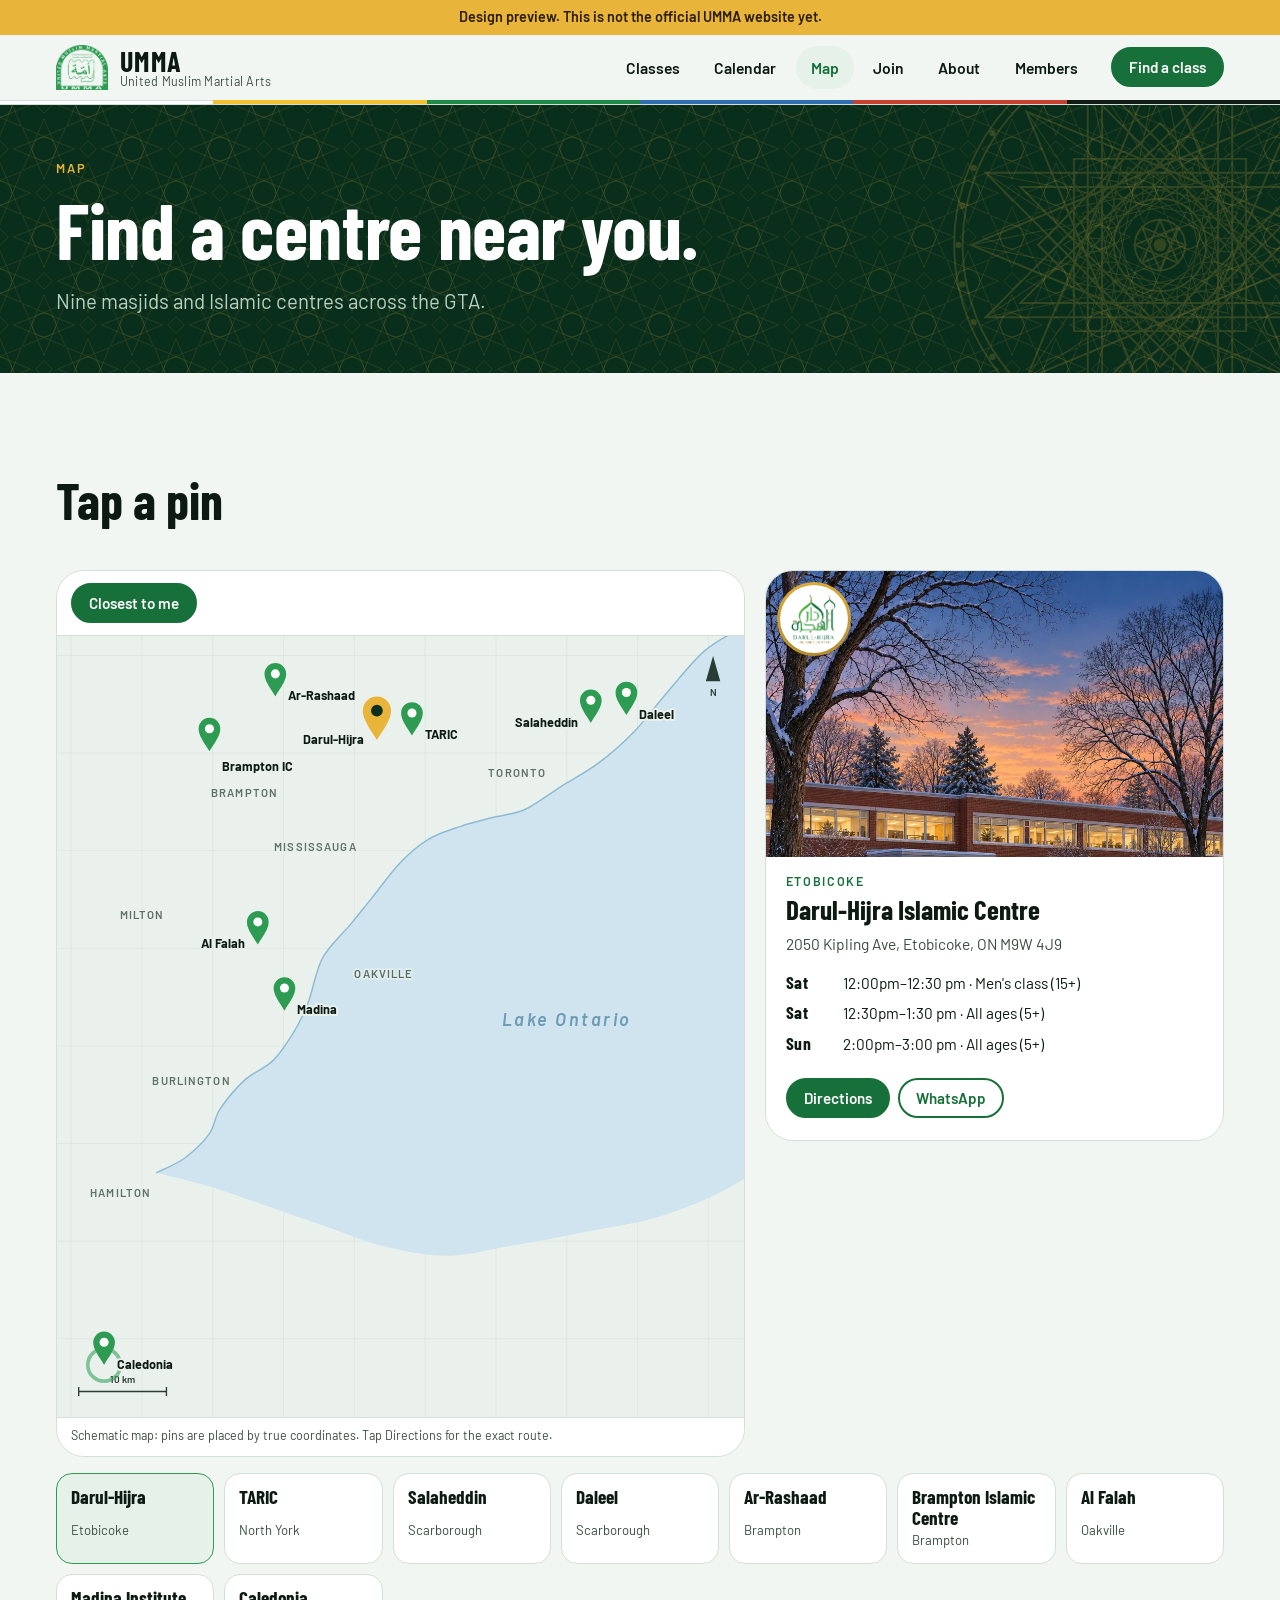
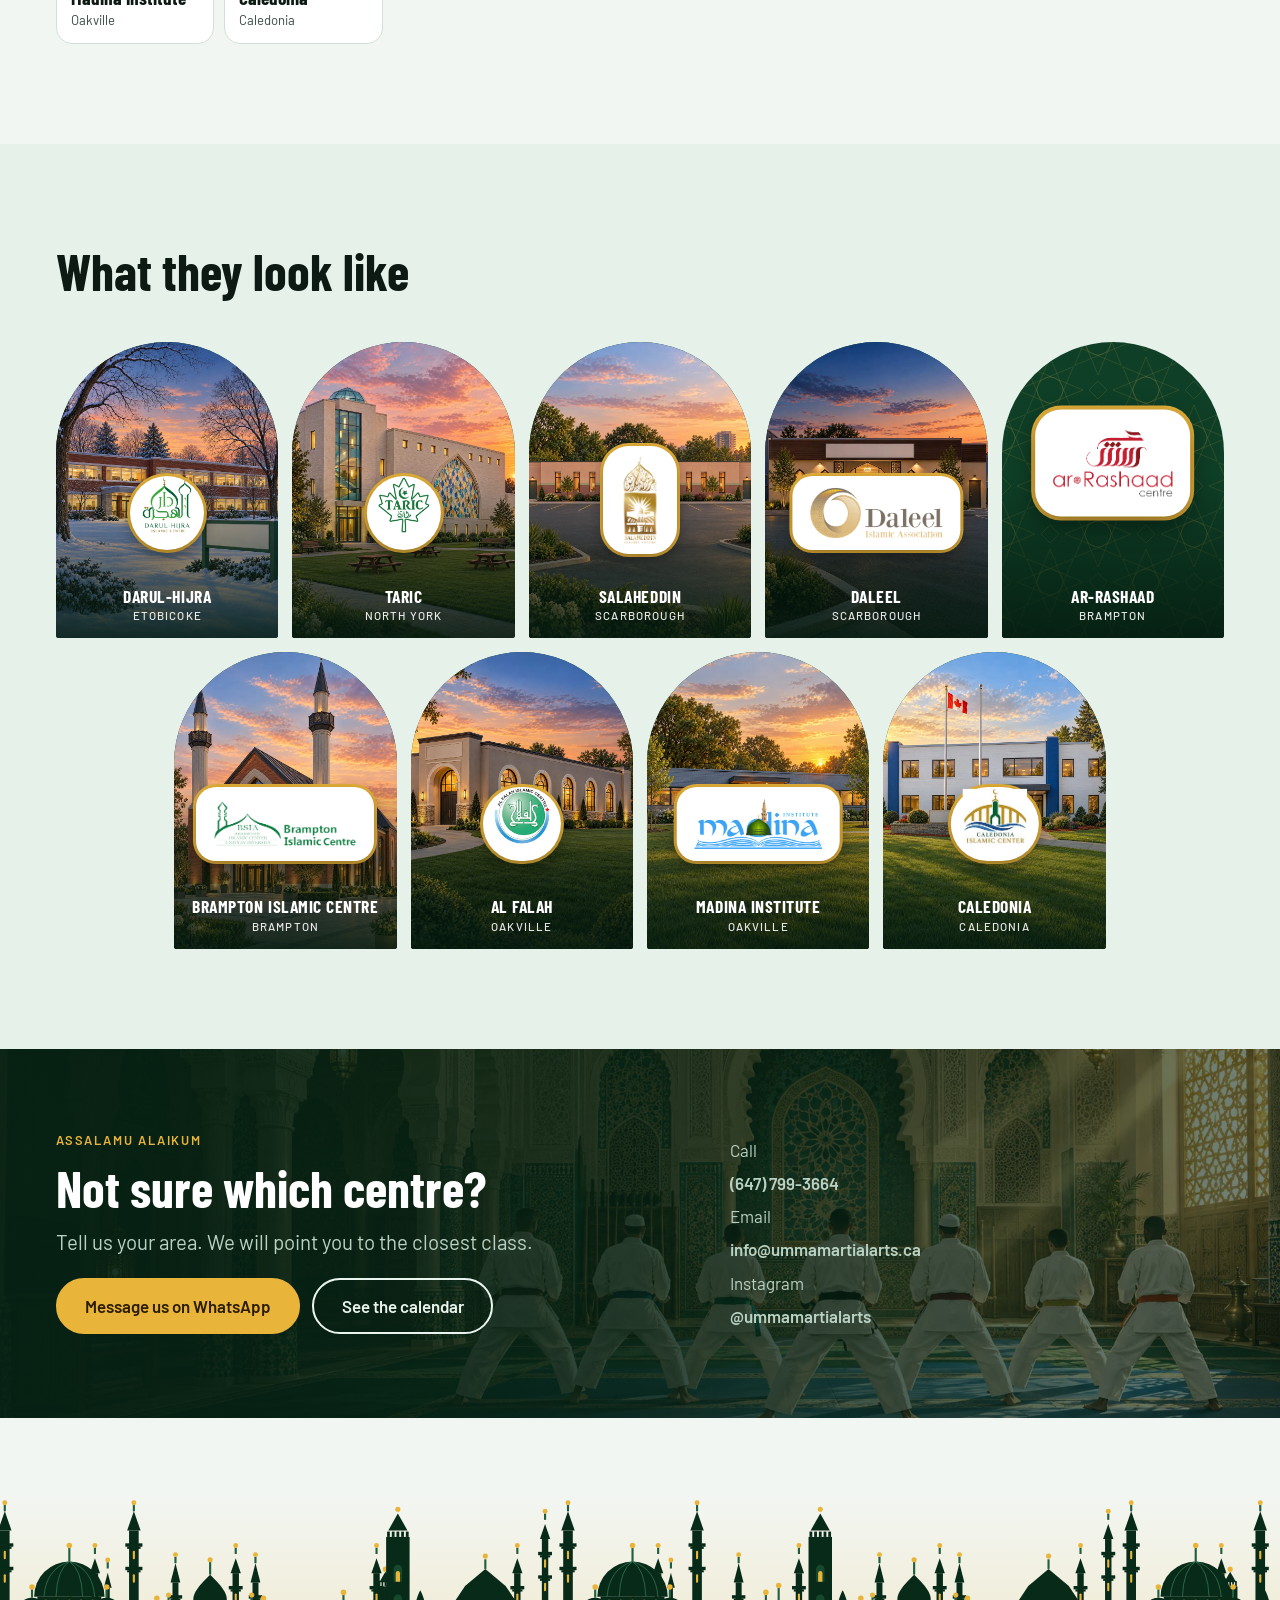
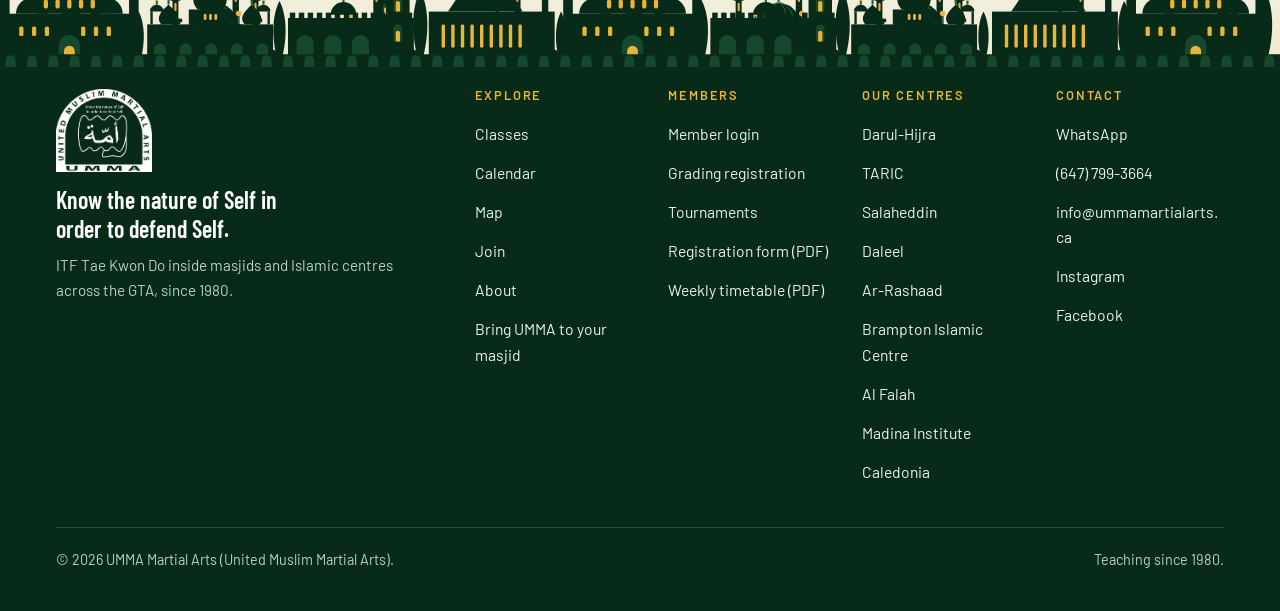
<file: map.html>
<!doctype html>
<html lang="en">
<head>
<meta charset="utf-8">
<meta name="viewport" content="width=device-width, initial-scale=1, viewport-fit=cover">
<title>Map of all nine centres | UMMA Martial Arts</title>
<meta name="description" content="Find the closest UMMA centre: Darul-Hijra, TARIC, Salaheddin, Daleel, Ar-Rashaad, Brampton Islamic Centre, Al Falah, Madina Institute and Caledonia.">
<meta name="robots" content="noindex, nofollow">
<link rel="canonical" href="https://sales580.github.io/umma-martial-arts-redesign/map.html">
<meta name="theme-color" content="#0A2E1C">
<meta property="og:type" content="website">
<meta property="og:site_name" content="UMMA Martial Arts">
<meta property="og:title" content="Map of all nine centres | UMMA Martial Arts">
<meta property="og:description" content="Find the closest UMMA centre: Darul-Hijra, TARIC, Salaheddin, Daleel, Ar-Rashaad, Brampton Islamic Centre, Al Falah, Madina Institute and Caledonia.">
<meta property="og:url" content="https://sales580.github.io/umma-martial-arts-redesign/map.html">
<meta property="og:image" content="https://sales580.github.io/umma-martial-arts-redesign/og-image.jpg">
<meta name="twitter:card" content="summary_large_image">
<link rel="icon" type="image/png" href="favicon-64.png">
<link rel="apple-touch-icon" href="apple-touch-icon.png">
<link rel="preconnect" href="https://fonts.googleapis.com"><link rel="preconnect" href="https://fonts.gstatic.com" crossorigin><link href="https://fonts.googleapis.com/css2?family=Amiri:wght@400&family=Barlow+Condensed:wght@600;700&family=Barlow:wght@400;500;600&display=swap" rel="stylesheet">
<link rel="stylesheet" href="site.css">

</head>
<body>
<script>document.documentElement.classList.add("js")</script>
<a class="skip" href="#main">Skip to content</a>
<div class="preview-bar" role="note">Design preview. This is not the official UMMA website yet.</div>
<header class="site-header">
  <div class="wrap bar">
    <a class="brand" href="index.html" aria-label="UMMA Martial Arts, home">
      <img class="brand-logo" src="umma-logo-green.png" width="52" height="45" alt="">
      <span class="brand-text"><strong>UMMA</strong><span>United Muslim Martial Arts</span></span>
    </a>
    <nav class="nav" aria-label="Main"><a href="classes.html">Classes</a><a href="schedule.html">Calendar</a><a href="map.html" aria-current="page">Map</a><a href="join.html">Join</a><a href="about.html">About</a><a href="members.html">Members</a></nav>
    <a class="btn btn-sm hide-sm" href="schedule.html">Find a class</a>
  </div>
  <div class="beltbar" aria-hidden="true"><i></i><i></i><i></i><i></i><i></i><i></i></div>
</header>
<main id="main">
<section class="page-hero has-orn on-deep"><div class="ph-orn" aria-hidden="true"><svg class="orn" viewBox="0 0 200 200" aria-hidden="true"><circle cx="100" cy="100" r="98" class="orn-ring"/><circle cx="100" cy="100" r="94" class="orn-ring"/><circle cx="196.0" cy="100.0" r="1.5" class="orn-dot"/><circle cx="194.2" cy="118.7" r="1.5" class="orn-dot"/><circle cx="188.7" cy="136.7" r="1.5" class="orn-dot"/><circle cx="179.8" cy="153.3" r="1.5" class="orn-dot"/><circle cx="167.9" cy="167.9" r="1.5" class="orn-dot"/><circle cx="153.3" cy="179.8" r="1.5" class="orn-dot"/><circle cx="136.7" cy="188.7" r="1.5" class="orn-dot"/><circle cx="118.7" cy="194.2" r="1.5" class="orn-dot"/><circle cx="100.0" cy="196.0" r="1.5" class="orn-dot"/><circle cx="81.3" cy="194.2" r="1.5" class="orn-dot"/><circle cx="63.3" cy="188.7" r="1.5" class="orn-dot"/><circle cx="46.7" cy="179.8" r="1.5" class="orn-dot"/><circle cx="32.1" cy="167.9" r="1.5" class="orn-dot"/><circle cx="20.2" cy="153.3" r="1.5" class="orn-dot"/><circle cx="11.3" cy="136.7" r="1.5" class="orn-dot"/><circle cx="5.8" cy="118.7" r="1.5" class="orn-dot"/><circle cx="4.0" cy="100.0" r="1.5" class="orn-dot"/><circle cx="5.8" cy="81.3" r="1.5" class="orn-dot"/><circle cx="11.3" cy="63.3" r="1.5" class="orn-dot"/><circle cx="20.2" cy="46.7" r="1.5" class="orn-dot"/><circle cx="32.1" cy="32.1" r="1.5" class="orn-dot"/><circle cx="46.7" cy="20.2" r="1.5" class="orn-dot"/><circle cx="63.3" cy="11.3" r="1.5" class="orn-dot"/><circle cx="81.3" cy="5.8" r="1.5" class="orn-dot"/><circle cx="100.0" cy="4.0" r="1.5" class="orn-dot"/><circle cx="118.7" cy="5.8" r="1.5" class="orn-dot"/><circle cx="136.7" cy="11.3" r="1.5" class="orn-dot"/><circle cx="153.3" cy="20.2" r="1.5" class="orn-dot"/><circle cx="167.9" cy="32.1" r="1.5" class="orn-dot"/><circle cx="179.8" cy="46.7" r="1.5" class="orn-dot"/><circle cx="188.7" cy="63.3" r="1.5" class="orn-dot"/><circle cx="194.2" cy="81.3" r="1.5" class="orn-dot"/><path d="M100.0 10.0 L163.6 163.6 L10.0 100.0 L163.6 36.4 L100.0 190.0 L36.4 36.4 L190.0 100.0 L36.4 163.6 Z M134.4 16.9 L134.4 183.1 L16.9 65.6 L183.1 65.6 L65.6 183.1 L65.6 16.9 L183.1 134.4 L16.9 134.4 Z" class="orn-star"/><path d="M100.0 10.0 L134.4 183.1 L36.4 36.4 L183.1 134.4 L10.0 100.0 L183.1 65.6 L36.4 163.6 L134.4 16.9 L100.0 190.0 L65.6 16.9 L163.6 163.6 L16.9 65.6 L190.0 100.0 L16.9 134.4 L163.6 36.4 L65.6 183.1 Z" class="orn-star thin"/><path d="M127.6 33.5 L127.6 166.5 L33.5 72.4 L166.5 72.4 L72.4 166.5 L72.4 33.5 L166.5 127.6 L33.5 127.6 Z" class="orn-star"/><path d="M100.0 42.0 L158.0 100.0 L100.0 158.0 L42.0 100.0 Z M141.0 59.0 L141.0 141.0 L59.0 141.0 L59.0 59.0 Z" class="orn-star"/><path d="M100.0 54.0 L142.5 117.6 L67.5 132.5 L82.4 57.5 L146.0 100.0 L82.4 142.5 L67.5 67.5 L142.5 82.4 L100.0 146.0 L57.5 82.4 L132.5 67.5 L117.6 142.5 L54.0 100.0 L117.6 57.5 L132.5 132.5 L57.5 117.6 Z" class="orn-star thin"/><path d="M122.0 100.0Q133.3 106.6 140.0 100.0Q133.3 93.4 122.0 100.0z" class="orn-star thin"/><path d="M120.3 108.4Q128.3 118.9 137.0 115.3Q133.3 106.6 120.3 108.4z" class="orn-star thin"/><path d="M115.6 115.6Q118.9 128.3 128.3 128.3Q128.3 118.9 115.6 115.6z" class="orn-star thin"/><path d="M108.4 120.3Q106.6 133.3 115.3 137.0Q118.9 128.3 108.4 120.3z" class="orn-star thin"/><path d="M100.0 122.0Q93.4 133.3 100.0 140.0Q106.6 133.3 100.0 122.0z" class="orn-star thin"/><path d="M91.6 120.3Q81.1 128.3 84.7 137.0Q93.4 133.3 91.6 120.3z" class="orn-star thin"/><path d="M84.4 115.6Q71.7 118.9 71.7 128.3Q81.1 128.3 84.4 115.6z" class="orn-star thin"/><path d="M79.7 108.4Q66.7 106.6 63.0 115.3Q71.7 118.9 79.7 108.4z" class="orn-star thin"/><path d="M78.0 100.0Q66.7 93.4 60.0 100.0Q66.7 106.6 78.0 100.0z" class="orn-star thin"/><path d="M79.7 91.6Q71.7 81.1 63.0 84.7Q66.7 93.4 79.7 91.6z" class="orn-star thin"/><path d="M84.4 84.4Q81.1 71.7 71.7 71.7Q71.7 81.1 84.4 84.4z" class="orn-star thin"/><path d="M91.6 79.7Q93.4 66.7 84.7 63.0Q81.1 71.7 91.6 79.7z" class="orn-star thin"/><path d="M100.0 78.0Q106.6 66.7 100.0 60.0Q93.4 66.7 100.0 78.0z" class="orn-star thin"/><path d="M108.4 79.7Q118.9 71.7 115.3 63.0Q106.6 66.7 108.4 79.7z" class="orn-star thin"/><path d="M115.6 84.4Q128.3 81.1 128.3 71.7Q118.9 71.7 115.6 84.4z" class="orn-star thin"/><path d="M120.3 91.6Q133.3 93.4 137.0 84.7Q128.3 81.1 120.3 91.6z" class="orn-star thin"/><circle cx="100" cy="100" r="22" class="orn-ring"/><circle cx="100" cy="100" r="12" class="orn-ring"/><path d="M100.0 88.0 L108.5 108.5 L88.0 100.0 L108.5 91.5 L100.0 112.0 L91.5 91.5 L112.0 100.0 L91.5 108.5 Z" class="orn-star"/><circle cx="100" cy="100" r="3" class="orn-dot"/></svg></div><div class="wrap">
  <p class="eyebrow">Map</p><h1>Find a centre near you.</h1><p class="lead">Nine masjids and Islamic centres across the GTA.</p></div></section>
<section class="section" id="map" aria-labelledby="map-h"><div class="wrap">
  <div class="section-head"><h2 id="map-h">Tap a pin</h2></div>
  <div class="map" data-map>
  <div class="map-stage">
    <div class="map-tools"><button type="button" class="btn btn-sm" data-near>Closest to me</button><span class="map-msg" data-near-msg role="status"></span></div>
    <svg class="map-svg" viewBox="0 0 760 864" role="group" aria-label="Map of the nine UMMA centres">
<rect width="760" height="864" class="m-land"/>
<path d="M0 777.7H760M0 669.7H760M0 561.7H760M0 453.7H760M0 345.6H760M0 237.6H760M0 129.6H760M0 21.6H760M15.7 0V864M94.0 0V864M172.4 0V864M250.7 0V864M329.1 0V864M407.4 0V864M485.8 0V864M564.1 0V864M642.5 0V864M720.8 0V864" class="m-grid"/>
<path d="M109.7 594.1 C114.9 591.4 131.2 585.1 141.0 577.9 C150.8 570.7 161.9 559.9 168.5 550.9 C175.0 541.9 173.7 533.8 180.2 523.9 C186.7 514.0 197.8 500.5 207.6 491.5 C217.4 482.5 229.8 478.9 239.0 469.9 C248.1 460.9 255.9 448.3 262.5 437.5 C269.0 426.7 272.9 418.6 278.1 405.1 C283.4 391.6 286.0 370.8 293.8 356.4 C301.6 342.0 316.0 329.8 325.2 318.6 C334.3 307.5 339.5 300.8 348.7 289.5 C357.8 278.1 369.6 261.4 380.0 250.6 C390.4 239.8 400.2 231.3 411.3 224.7 C422.4 218.0 434.8 214.6 446.6 210.6 C458.4 206.7 470.1 204.0 481.9 200.9 C493.6 197.8 504.7 197.8 517.1 192.3 C529.5 186.7 542.6 176.1 556.3 167.4 C570.0 158.8 585.7 150.7 599.4 140.4 C613.1 130.2 625.5 119.4 638.6 105.9 C651.6 92.4 664.7 74.3 677.7 59.4 C690.8 44.5 703.2 27.9 716.9 16.2 C730.6 4.5 743.7 -0.9 760.0 -10.8 C776.3 -20.7 805.7 -37.8 814.8 -43.2 L814.8 561.7 C803.1 569.8 769.1 596.8 744.3 610.3 C719.5 623.8 692.1 634.6 666.0 642.7 C639.9 650.8 615.1 653.5 587.6 658.9 C560.2 664.3 527.6 670.6 501.4 675.1 C475.3 679.6 454.4 685.9 430.9 685.9 C407.4 685.9 382.6 680.5 360.4 675.1 C338.2 669.7 318.6 660.7 297.7 653.5 C276.8 646.3 255.9 639.1 235.1 631.9 C214.2 624.7 193.3 616.6 172.4 610.3 C151.5 604.0 120.1 596.8 109.7 594.1 Z" class="m-water"/><path d="M109.7 594.1 C114.9 591.4 131.2 585.1 141.0 577.9 C150.8 570.7 161.9 559.9 168.5 550.9 C175.0 541.9 173.7 533.8 180.2 523.9 C186.7 514.0 197.8 500.5 207.6 491.5 C217.4 482.5 229.8 478.9 239.0 469.9 C248.1 460.9 255.9 448.3 262.5 437.5 C269.0 426.7 272.9 418.6 278.1 405.1 C283.4 391.6 286.0 370.8 293.8 356.4 C301.6 342.0 316.0 329.8 325.2 318.6 C334.3 307.5 339.5 300.8 348.7 289.5 C357.8 278.1 369.6 261.4 380.0 250.6 C390.4 239.8 400.2 231.3 411.3 224.7 C422.4 218.0 434.8 214.6 446.6 210.6 C458.4 206.7 470.1 204.0 481.9 200.9 C493.6 197.8 504.7 197.8 517.1 192.3 C529.5 186.7 542.6 176.1 556.3 167.4 C570.0 158.8 585.7 150.7 599.4 140.4 C613.1 130.2 625.5 119.4 638.6 105.9 C651.6 92.4 664.7 74.3 677.7 59.4 C690.8 44.5 703.2 27.9 716.9 16.2 C730.6 4.5 743.7 -0.9 760.0 -10.8 C776.3 -20.7 805.7 -37.8 814.8 -43.2" class="m-shore"/>
<text class="m-lake" x="564.1" y="432.1" text-anchor="middle">Lake Ontario</text>
<text class="m-city" x="509.3" y="155.5" text-anchor="middle">Toronto</text><text class="m-city" x="286.0" y="237.6" text-anchor="middle">Mississauga</text><text class="m-city" x="207.6" y="178.2" text-anchor="middle">Brampton</text><text class="m-city" x="329.1" y="378.0" text-anchor="start">Oakville</text><text class="m-city" x="148.9" y="496.9" text-anchor="middle">Burlington</text><text class="m-city" x="70.5" y="621.1" text-anchor="middle">Hamilton</text><text class="m-city" x="94.0" y="313.2" text-anchor="middle">Milton</text>
<g class="m-scale" transform="translate(24 836)"><path d="M0 0h97.1M0 -5v10M97.1 -5v10"/><text x="48.6" y="-9" text-anchor="middle">10 km</text></g>
<g class="m-north" transform="translate(726 36)"><path d="M0 14L-8 14 0 -14 8 14Z"/><text y="30" text-anchor="middle">N</text></g>
<g class="pin" data-id="darulhijra" data-area="Etobicoke" transform="translate(354.0 115.1)" tabindex="0" role="button" aria-label="Darul-Hijra Islamic Centre, Etobicoke"><circle class="pulse" r="9"/><g class="pin-body"><path d="M0 0C-6 -10 -12 -17 -12 -25a12 12 0 1 1 24 0c0 8 -6 15 -12 25z"/><circle cy="-25" r="5"/></g><text class="m-pin" x="-14" y="4" text-anchor="end">Darul-Hijra</text></g><g class="pin" data-id="taric" data-area="North York" transform="translate(392.8 110.2)" tabindex="0" role="button" aria-label="TARIC Islamic Centre, North York"><circle class="pulse" r="9"/><g class="pin-body"><path d="M0 0C-6 -10 -12 -17 -12 -25a12 12 0 1 1 24 0c0 8 -6 15 -12 25z"/><circle cy="-25" r="5"/></g><text class="m-pin" x="14" y="4" text-anchor="start">TARIC</text></g><g class="pin" data-id="salaheddin" data-area="Scarborough" transform="translate(590.7 96.2)" tabindex="0" role="button" aria-label="Salaheddin Islamic Centre, Scarborough"><circle class="pulse" r="9"/><g class="pin-body"><path d="M0 0C-6 -10 -12 -17 -12 -25a12 12 0 1 1 24 0c0 8 -6 15 -12 25z"/><circle cy="-25" r="5"/></g><text class="m-pin" x="-14" y="4" text-anchor="end">Salaheddin</text></g><g class="pin" data-id="daleel" data-area="Scarborough" transform="translate(630.1 87.5)" tabindex="0" role="button" aria-label="Daleel Islamic Association, Scarborough"><circle class="pulse" r="9"/><g class="pin-body"><path d="M0 0C-6 -10 -12 -17 -12 -25a12 12 0 1 1 24 0c0 8 -6 15 -12 25z"/><circle cy="-25" r="5"/></g><text class="m-pin" x="14" y="4" text-anchor="start">Daleel</text></g><g class="pin" data-id="arrashaad" data-area="Brampton" transform="translate(241.6 66.9)" tabindex="0" role="button" aria-label="Ar-Rashaad Centre, Brampton"><circle class="pulse" r="9"/><g class="pin-body"><path d="M0 0C-6 -10 -12 -17 -12 -25a12 12 0 1 1 24 0c0 8 -6 15 -12 25z"/><circle cy="-25" r="5"/></g><text class="m-pin" x="14" y="4" text-anchor="start">Ar-Rashaad</text></g><g class="pin" data-id="bic" data-area="Brampton" transform="translate(168.7 127.6)" tabindex="0" role="button" aria-label="Brampton Islamic Centre, Brampton"><circle class="pulse" r="9"/><g class="pin-body"><path d="M0 0C-6 -10 -12 -17 -12 -25a12 12 0 1 1 24 0c0 8 -6 15 -12 25z"/><circle cy="-25" r="5"/></g><text class="m-pin" x="14" y="22" text-anchor="start">Brampton IC</text></g><g class="pin" data-id="alfalah" data-area="Oakville" transform="translate(222.2 341.4)" tabindex="0" role="button" aria-label="Al Falah Islamic Centre, Oakville"><circle class="pulse" r="9"/><g class="pin-body"><path d="M0 0C-6 -10 -12 -17 -12 -25a12 12 0 1 1 24 0c0 8 -6 15 -12 25z"/><circle cy="-25" r="5"/></g><text class="m-pin" x="-14" y="4" text-anchor="end">Al Falah</text></g><g class="pin" data-id="madina" data-area="Oakville" transform="translate(251.7 414.6)" tabindex="0" role="button" aria-label="Madina Institute – Canada, Oakville"><circle class="pulse" r="9"/><g class="pin-body"><path d="M0 0C-6 -10 -12 -17 -12 -25a12 12 0 1 1 24 0c0 8 -6 15 -12 25z"/><circle cy="-25" r="5"/></g><text class="m-pin" x="14" y="4" text-anchor="start">Madina</text></g><g class="pin" data-id="caledonia" data-area="Caledonia" transform="translate(52.1 806.6)" tabindex="0" role="button" aria-label="Caledonia Islamic Centre, Caledonia"><circle class="pulse" r="9"/><g class="pin-body"><path d="M0 0C-6 -10 -12 -17 -12 -25a12 12 0 1 1 24 0c0 8 -6 15 -12 25z"/><circle cy="-25" r="5"/></g><text class="m-pin" x="14" y="4" text-anchor="start">Caledonia</text></g></svg>
    <p class="map-note">Schematic map: pins are placed by true coordinates. Tap Directions for the exact route.</p>
  </div>
  <aside class="map-panel" data-panel aria-live="polite">
    <div class="mp-photo" data-mp="photo"><img src="centre-darulhijra.webp" alt="Illustration of the Darul-Hijra Islamic Centre building on Kipling Avenue on a winter evening" width="900" height="1125"><span class="mp-logo "><img src="logo-darulhijra.png" alt="Darul-Hijra logo" width="160" height="160"></span></div>
    <div class="mp-body"><p class="area" data-mp="area">Etobicoke</p><h3 data-mp="name">Darul-Hijra Islamic Centre</h3><p class="addr" data-mp="addr">2050 Kipling Ave, Etobicoke, ON M9W 4J9</p>
      <ul class="mini" data-mp="classes"></ul>
      <div class="actions"><a class="btn btn-sm" data-mp="dir" href="https://maps.app.goo.gl/ABDz5UqgkPnk5zuh7" target="_blank" rel="noopener">Directions</a><a class="btn btn-sm btn-line" data-mp="wa" href="#" target="_blank" rel="noopener">WhatsApp</a></div></div>
  </aside>
</div>
<div class="mp-picks" role="group" aria-label="Choose a centre"><button type="button" class="mp-pick" data-pick="darulhijra"><b>Darul-Hijra</b><span>Etobicoke</span></button><button type="button" class="mp-pick" data-pick="taric"><b>TARIC</b><span>North York</span></button><button type="button" class="mp-pick" data-pick="salaheddin"><b>Salaheddin</b><span>Scarborough</span></button><button type="button" class="mp-pick" data-pick="daleel"><b>Daleel</b><span>Scarborough</span></button><button type="button" class="mp-pick" data-pick="arrashaad"><b>Ar-Rashaad</b><span>Brampton</span></button><button type="button" class="mp-pick" data-pick="bic"><b>Brampton Islamic Centre</b><span>Brampton</span></button><button type="button" class="mp-pick" data-pick="alfalah"><b>Al Falah</b><span>Oakville</span></button><button type="button" class="mp-pick" data-pick="madina"><b>Madina Institute</b><span>Oakville</span></button><button type="button" class="mp-pick" data-pick="caledonia"><b>Caledonia</b><span>Caledonia</span></button></div>
</div></section>
<section class="section section-tint" aria-labelledby="homes-h"><div class="wrap">
  <div class="section-head rv"><h2 id="homes-h">What they look like</h2></div>
  <div class="mosaic"><a class="mo" href="map.html#darulhijra"><img class="mo-pic" src="centre-darulhijra.webp" alt="Illustration of the Darul-Hijra Islamic Centre building on Kipling Avenue on a winter evening" width="900" height="1125" loading="lazy"><span class="mo-logo "><img src="logo-darulhijra.png" alt="Darul-Hijra logo" width="160" height="160" loading="lazy"></span><span class="mo-name">Darul-Hijra<em>Etobicoke</em></span></a><a class="mo" href="map.html#taric"><img class="mo-pic" src="centre-taric.webp" alt="Illustration of the TARIC Islamic Centre building with a lawn and picnic tables at dusk" width="900" height="1125" loading="lazy"><span class="mo-logo "><img src="logo-taric.png" alt="TARIC logo" width="160" height="160" loading="lazy"></span><span class="mo-name">TARIC<em>North York</em></span></a><a class="mo" href="map.html#salaheddin"><img class="mo-pic" src="centre-salaheddin.webp" alt="Illustration of the Salaheddin Islamic Centre building and its dome at dusk" width="900" height="1125" loading="lazy"><span class="mo-logo tall"><img src="logo-salaheddin.png" alt="Salaheddin logo" width="160" height="160" loading="lazy"></span><span class="mo-name">Salaheddin<em>Scarborough</em></span></a><a class="mo" href="map.html#daleel"><img class="mo-pic" src="centre-daleel.webp" alt="Illustration of the Daleel Islamic Association centre on Kingston Road" width="900" height="1125" loading="lazy"><span class="mo-logo wide"><img src="logo-daleel.png" alt="Daleel logo" width="160" height="160" loading="lazy"></span><span class="mo-name">Daleel<em>Scarborough</em></span></a><a class="mo is-logo" href="map.html#arrashaad"><span class="mo-logo wide"><img src="logo-arrashaad.png" alt="Ar-Rashaad logo" width="160" height="160" loading="lazy"></span><span class="mo-name">Ar-Rashaad<em>Brampton</em></span></a><a class="mo" href="map.html#bic"><img class="mo-pic" src="centre-bic.webp" alt="Illustration of the Brampton Islamic Centre with its two minarets" width="900" height="1125" loading="lazy"><span class="mo-logo wide"><img src="logo-bic.png" alt="Brampton Islamic Centre logo" width="160" height="160" loading="lazy"></span><span class="mo-name">Brampton Islamic Centre<em>Brampton</em></span></a><a class="mo" href="map.html#alfalah"><img class="mo-pic" src="centre-alfalah.webp" alt="Illustration of the Al Falah Islamic Centre building in Oakville" width="900" height="1125" loading="lazy"><span class="mo-logo "><img src="logo-alfalah.png" alt="Al Falah logo" width="160" height="160" loading="lazy"></span><span class="mo-name">Al Falah<em>Oakville</em></span></a><a class="mo" href="map.html#madina"><img class="mo-pic" src="centre-madina.webp" alt="Illustration of the Madina Institute Canada building" width="900" height="1125" loading="lazy"><span class="mo-logo wide"><img src="logo-madina.png" alt="Madina Institute logo" width="160" height="160" loading="lazy"></span><span class="mo-name">Madina Institute<em>Oakville</em></span></a><a class="mo" href="map.html#caledonia"><img class="mo-pic" src="centre-caledonia.webp" alt="Illustration of the building where the Caledonia Islamic Centre meets, with a Canadian flag" width="900" height="1125" loading="lazy"><span class="mo-logo "><img src="logo-caledonia.png" alt="Caledonia logo" width="160" height="160" loading="lazy"></span><span class="mo-name">Caledonia<em>Caledonia</em></span></a></div>
</div></section><section class="cta has-img on-deep" aria-labelledby="cta-h">
  <div class="cta-bg" style="background-image:url(art-hero-wide.webp);background-position:72% 50%" aria-hidden="true"></div>
  <div class="wrap">
    <div class="rv">
      <p class="eyebrow">Assalamu alaikum</p>
      <h2 id="cta-h">Not sure which centre?</h2>
      <p class="lead" style="margin-top:.8rem">Tell us your area. We will point you to the closest class.</p>
      <div class="btn-row"><a class="btn btn-gold btn-lg" href="https://wa.me/16477993664?text=Assalamu%20alaikum%2C%20I%20would%20like%20to%20ask%20about%20UMMA%20classes." target="_blank" rel="noopener">Message us on WhatsApp</a><a class="btn btn-ghost btn-lg" href="schedule.html">See the calendar</a></div>
    </div>
    <p class="contact-lines"><span>Call</span>(647) 799-3664<br><span>Email</span>info@ummamartialarts.ca<br><span>Instagram</span>@ummamartialarts</p>
  </div>
</section>
</main>
<div class="skywrap" aria-hidden="true"><svg class="skyline" viewBox="0 0 1200 170" preserveAspectRatio="xMidYMax slice" aria-hidden="true"><defs><linearGradient id="skh" x1="0" y1="0" x2="0" y2="1"><stop offset="0" stop-color="#E9B43A" stop-opacity="0"/><stop offset="1" stop-color="#E9B43A" stop-opacity=".2"/></linearGradient></defs><rect x="0" y="0" width="1200" height="170" fill="url(#skh)"/><path d="M28.0 162a20.0 20.0 0 0 1 40.0 0z" class="sk-far"/><path d="M48.0 142.0v-10" class="sk-l"/><circle cx="48.0" cy="130.0" r="2.6" class="sk-g"/><rect x="86" y="80" width="6" height="88" class="sk-far"/><rect x="82.5" y="92" width="13" height="3.2" class="sk-far"/><rect x="84.2" y="95.2" width="9.6" height="2" class="sk-far"/><rect x="88.0" y="99" width="2" height="8" rx="1" class="sk-win"/><path d="M84.2 80L89.0 66L93.8 80z" class="sk-far"/><path d="M89.0 62v-6" class="sk-l"/><circle cx="89.0" cy="54" r="2.3" class="sk-g"/><path d="M107.0 164a13.0 13.0 0 0 1 26.0 0z" class="sk-far"/><path d="M120.0 151.0v-6" class="sk-l"/><circle cx="120.0" cy="143.0" r="2.6" class="sk-g"/><path d="M160.0 162a20.0 20.0 0 0 1 40.0 0z" class="sk-far"/><path d="M180.0 142.0v-10" class="sk-l"/><circle cx="180.0" cy="130.0" r="2.6" class="sk-g"/><rect x="218" y="80" width="6" height="88" class="sk-far"/><rect x="214.5" y="92" width="13" height="3.2" class="sk-far"/><rect x="216.2" y="95.2" width="9.6" height="2" class="sk-far"/><rect x="220.0" y="99" width="2" height="8" rx="1" class="sk-win"/><path d="M216.2 80L221.0 66L225.8 80z" class="sk-far"/><path d="M221.0 62v-6" class="sk-l"/><circle cx="221.0" cy="54" r="2.3" class="sk-g"/><path d="M239.0 164a13.0 13.0 0 0 1 26.0 0z" class="sk-far"/><path d="M252.0 151.0v-6" class="sk-l"/><circle cx="252.0" cy="143.0" r="2.6" class="sk-g"/><path d="M292.0 162a20.0 20.0 0 0 1 40.0 0z" class="sk-far"/><path d="M312.0 142.0v-10" class="sk-l"/><circle cx="312.0" cy="130.0" r="2.6" class="sk-g"/><rect x="350" y="80" width="6" height="88" class="sk-far"/><rect x="346.5" y="92" width="13" height="3.2" class="sk-far"/><rect x="348.2" y="95.2" width="9.6" height="2" class="sk-far"/><rect x="352.0" y="99" width="2" height="8" rx="1" class="sk-win"/><path d="M348.2 80L353.0 66L357.8 80z" class="sk-far"/><path d="M353.0 62v-6" class="sk-l"/><circle cx="353.0" cy="54" r="2.3" class="sk-g"/><path d="M371.0 164a13.0 13.0 0 0 1 26.0 0z" class="sk-far"/><path d="M384.0 151.0v-6" class="sk-l"/><circle cx="384.0" cy="143.0" r="2.6" class="sk-g"/><path d="M424.0 162a20.0 20.0 0 0 1 40.0 0z" class="sk-far"/><path d="M444.0 142.0v-10" class="sk-l"/><circle cx="444.0" cy="130.0" r="2.6" class="sk-g"/><rect x="482" y="80" width="6" height="88" class="sk-far"/><rect x="478.5" y="92" width="13" height="3.2" class="sk-far"/><rect x="480.2" y="95.2" width="9.6" height="2" class="sk-far"/><rect x="484.0" y="99" width="2" height="8" rx="1" class="sk-win"/><path d="M480.2 80L485.0 66L489.8 80z" class="sk-far"/><path d="M485.0 62v-6" class="sk-l"/><circle cx="485.0" cy="54" r="2.3" class="sk-g"/><path d="M503.0 164a13.0 13.0 0 0 1 26.0 0z" class="sk-far"/><path d="M516.0 151.0v-6" class="sk-l"/><circle cx="516.0" cy="143.0" r="2.6" class="sk-g"/><path d="M556.0 162a20.0 20.0 0 0 1 40.0 0z" class="sk-far"/><path d="M576.0 142.0v-10" class="sk-l"/><circle cx="576.0" cy="130.0" r="2.6" class="sk-g"/><rect x="614" y="80" width="6" height="88" class="sk-far"/><rect x="610.5" y="92" width="13" height="3.2" class="sk-far"/><rect x="612.2" y="95.2" width="9.6" height="2" class="sk-far"/><rect x="616.0" y="99" width="2" height="8" rx="1" class="sk-win"/><path d="M612.2 80L617.0 66L621.8 80z" class="sk-far"/><path d="M617.0 62v-6" class="sk-l"/><circle cx="617.0" cy="54" r="2.3" class="sk-g"/><path d="M635.0 164a13.0 13.0 0 0 1 26.0 0z" class="sk-far"/><path d="M648.0 151.0v-6" class="sk-l"/><circle cx="648.0" cy="143.0" r="2.6" class="sk-g"/><path d="M688.0 162a20.0 20.0 0 0 1 40.0 0z" class="sk-far"/><path d="M708.0 142.0v-10" class="sk-l"/><circle cx="708.0" cy="130.0" r="2.6" class="sk-g"/><rect x="746" y="80" width="6" height="88" class="sk-far"/><rect x="742.5" y="92" width="13" height="3.2" class="sk-far"/><rect x="744.2" y="95.2" width="9.6" height="2" class="sk-far"/><rect x="748.0" y="99" width="2" height="8" rx="1" class="sk-win"/><path d="M744.2 80L749.0 66L753.8 80z" class="sk-far"/><path d="M749.0 62v-6" class="sk-l"/><circle cx="749.0" cy="54" r="2.3" class="sk-g"/><path d="M767.0 164a13.0 13.0 0 0 1 26.0 0z" class="sk-far"/><path d="M780.0 151.0v-6" class="sk-l"/><circle cx="780.0" cy="143.0" r="2.6" class="sk-g"/><path d="M820.0 162a20.0 20.0 0 0 1 40.0 0z" class="sk-far"/><path d="M840.0 142.0v-10" class="sk-l"/><circle cx="840.0" cy="130.0" r="2.6" class="sk-g"/><rect x="878" y="80" width="6" height="88" class="sk-far"/><rect x="874.5" y="92" width="13" height="3.2" class="sk-far"/><rect x="876.2" y="95.2" width="9.6" height="2" class="sk-far"/><rect x="880.0" y="99" width="2" height="8" rx="1" class="sk-win"/><path d="M876.2 80L881.0 66L885.8 80z" class="sk-far"/><path d="M881.0 62v-6" class="sk-l"/><circle cx="881.0" cy="54" r="2.3" class="sk-g"/><path d="M899.0 164a13.0 13.0 0 0 1 26.0 0z" class="sk-far"/><path d="M912.0 151.0v-6" class="sk-l"/><circle cx="912.0" cy="143.0" r="2.6" class="sk-g"/><path d="M952.0 162a20.0 20.0 0 0 1 40.0 0z" class="sk-far"/><path d="M972.0 142.0v-10" class="sk-l"/><circle cx="972.0" cy="130.0" r="2.6" class="sk-g"/><rect x="1010" y="80" width="6" height="88" class="sk-far"/><rect x="1006.5" y="92" width="13" height="3.2" class="sk-far"/><rect x="1008.2" y="95.2" width="9.6" height="2" class="sk-far"/><rect x="1012.0" y="99" width="2" height="8" rx="1" class="sk-win"/><path d="M1008.2 80L1013.0 66L1017.8 80z" class="sk-far"/><path d="M1013.0 62v-6" class="sk-l"/><circle cx="1013.0" cy="54" r="2.3" class="sk-g"/><path d="M1031.0 164a13.0 13.0 0 0 1 26.0 0z" class="sk-far"/><path d="M1044.0 151.0v-6" class="sk-l"/><circle cx="1044.0" cy="143.0" r="2.6" class="sk-g"/><path d="M1084.0 162a20.0 20.0 0 0 1 40.0 0z" class="sk-far"/><path d="M1104.0 142.0v-10" class="sk-l"/><circle cx="1104.0" cy="130.0" r="2.6" class="sk-g"/><rect x="1142" y="80" width="6" height="88" class="sk-far"/><rect x="1138.5" y="92" width="13" height="3.2" class="sk-far"/><rect x="1140.2" y="95.2" width="9.6" height="2" class="sk-far"/><rect x="1144.0" y="99" width="2" height="8" rx="1" class="sk-win"/><path d="M1140.2 80L1145.0 66L1149.8 80z" class="sk-far"/><path d="M1145.0 62v-6" class="sk-l"/><circle cx="1145.0" cy="54" r="2.3" class="sk-g"/><path d="M1163.0 164a13.0 13.0 0 0 1 26.0 0z" class="sk-far"/><path d="M1176.0 151.0v-6" class="sk-l"/><circle cx="1176.0" cy="143.0" r="2.6" class="sk-g"/><rect x="33.4" y="135.8" width="73.2" height="32.2" class="sk-mid"/><path d="M44.6 135.8L54.5 120.9H78.1L88.0 135.8z" class="sk-mid"/><path d="M54.5 120.9L66.3 111.0L78.1 120.9z" class="sk-mid"/><path d="M66.3 111.0v-9" class="sk-l"/><circle cx="66.3" cy="103.5" r="2.4" class="sk-g"/><rect x="99.14" y="93.6" width="3.7199999999999998" height="74.4" class="sk-mid"/><rect x="95.64" y="105.6" width="10.719999999999999" height="3.2" class="sk-mid"/><rect x="97.34" y="108.8" width="7.32" height="2" class="sk-mid"/><rect x="100.0" y="112.6" width="2" height="8" rx="1" class="sk-win"/><rect x="95.64" y="127.6" width="10.719999999999999" height="3.2" class="sk-mid"/><rect x="97.34" y="130.79999999999998" width="7.32" height="2" class="sk-mid"/><rect x="100.0" y="134.6" width="2" height="8" rx="1" class="sk-win"/><path d="M97.34 93.6L101.0 79.6L104.66 93.6z" class="sk-mid"/><path d="M101.0 75.6v-6" class="sk-l"/><circle cx="101.0" cy="67.6" r="2.3" class="sk-g"/><rect x="40.9" y="143.2" width="2.0" height="13.6" rx="1.4" class="sk-win"/><rect x="46.4" y="143.2" width="2.0" height="13.6" rx="1.4" class="sk-win"/><rect x="52.0" y="143.2" width="2.0" height="13.6" rx="1.4" class="sk-win"/><rect x="57.6" y="143.2" width="2.0" height="13.6" rx="1.4" class="sk-win"/><rect x="63.2" y="143.2" width="2.0" height="13.6" rx="1.4" class="sk-win"/><rect x="68.8" y="143.2" width="2.0" height="13.6" rx="1.4" class="sk-win"/><rect x="74.3" y="143.2" width="2.0" height="13.6" rx="1.4" class="sk-win"/><rect x="79.9" y="143.2" width="2.0" height="13.6" rx="1.4" class="sk-win"/><rect x="85.5" y="143.2" width="2.0" height="13.6" rx="1.4" class="sk-win"/><rect x="165.4" y="137.0" width="73.2" height="31.0" class="sk-mid"/><path d="M171.0 137.0a9.3 9.3 0 0 1 18.6 0z" class="sk-mid"/><path d="M180.3 127.7v-8" class="sk-l"/><circle cx="180.3" cy="117.7" r="2.6" class="sk-g"/><path d="M214.4 137.0a9.3 9.3 0 0 1 18.6 0z" class="sk-mid"/><path d="M223.7 127.7v-8" class="sk-l"/><circle cx="223.7" cy="117.7" r="2.6" class="sk-g"/><rect x="183.4" y="127.1" width="37.2" height="9.9" class="sk-mid"/><path d="M181.5 127.08a20.5 20.5 0 0 1 40.9 0z" class="sk-mid"/><path d="M187.3 127.08Q188.4 111.1 202.0 106.6" class="sk-rib"/><path d="M194.2 127.08Q194.8 111.1 202.0 106.6" class="sk-rib"/><path d="M209.8 127.08Q209.2 111.1 202.0 106.6" class="sk-rib"/><path d="M216.7 127.08Q215.6 111.1 202.0 106.6" class="sk-rib"/><path d="M202.0 106.6v-13" class="sk-l"/><circle cx="202.0" cy="91.6" r="2.6" class="sk-g"/><rect x="187.1" y="128.94" width="2.48" height="4.96" rx="1.6" class="sk-win"/><rect x="193.9" y="128.94" width="2.48" height="4.96" rx="1.6" class="sk-win"/><rect x="200.8" y="128.94" width="2.48" height="4.96" rx="1.6" class="sk-win"/><rect x="207.6" y="128.94" width="2.48" height="4.96" rx="1.6" class="sk-win"/><rect x="214.4" y="128.94" width="2.48" height="4.96" rx="1.6" class="sk-win"/><rect x="161.70000000000002" y="88.64" width="5.58" height="79.36" class="sk-mid"/><rect x="158.20000000000002" y="100.64" width="12.58" height="3.2" class="sk-mid"/><rect x="159.9" y="103.84" width="9.18" height="2" class="sk-mid"/><rect x="163.5" y="107.64" width="2" height="8" rx="1" class="sk-win"/><rect x="158.20000000000002" y="122.64" width="12.58" height="3.2" class="sk-mid"/><rect x="159.9" y="125.84" width="9.18" height="2" class="sk-mid"/><rect x="163.5" y="129.64" width="2" height="8" rx="1" class="sk-win"/><path d="M159.9 88.64L164.5 70.64L169.08000000000004 88.64z" class="sk-mid"/><path d="M164.5 70.64v-6" class="sk-l"/><circle cx="164.5" cy="62.64" r="2.3" class="sk-g"/><rect x="236.72" y="88.64" width="5.58" height="79.36" class="sk-mid"/><rect x="233.22" y="100.64" width="12.58" height="3.2" class="sk-mid"/><rect x="234.92" y="103.84" width="9.18" height="2" class="sk-mid"/><rect x="238.5" y="107.64" width="2" height="8" rx="1" class="sk-win"/><rect x="233.22" y="122.64" width="12.58" height="3.2" class="sk-mid"/><rect x="234.92" y="125.84" width="9.18" height="2" class="sk-mid"/><rect x="238.5" y="129.64" width="2" height="8" rx="1" class="sk-win"/><path d="M234.92 88.64L239.5 70.64L244.10000000000002 88.64z" class="sk-mid"/><path d="M239.5 70.64v-6" class="sk-l"/><circle cx="239.5" cy="62.64" r="2.3" class="sk-g"/><path d="M195.8 168V155.6a6.2 6.2 0 0 1 12.4 0V168z" class="sk-cut"/><path d="M198.9 168V158.7a3.1 3.1 0 0 1 6.2 0V168z" class="sk-win"/><rect x="172.9" y="144.44" width="4" height="5.58" rx="1.6" class="sk-win"/><rect x="180.3" y="144.44" width="4" height="5.58" rx="1.6" class="sk-win"/><rect x="187.7" y="144.44" width="4" height="5.58" rx="1.6" class="sk-win"/><rect x="208.8" y="144.44" width="4" height="5.58" rx="1.6" class="sk-win"/><rect x="216.3" y="144.44" width="4" height="5.58" rx="1.6" class="sk-win"/><rect x="223.7" y="144.44" width="4" height="5.58" rx="1.6" class="sk-win"/><rect x="297.4" y="139.5" width="73.2" height="28.5" class="sk-mid"/><rect x="298.5" y="134.48" width="3.1" height="5" class="sk-mid"/><rect x="303.7" y="134.48" width="3.1" height="5" class="sk-mid"/><rect x="308.9" y="134.48" width="3.1" height="5" class="sk-mid"/><rect x="314.1" y="134.48" width="3.1" height="5" class="sk-mid"/><rect x="319.4" y="134.48" width="3.1" height="5" class="sk-mid"/><rect x="324.6" y="134.48" width="3.1" height="5" class="sk-mid"/><rect x="329.8" y="134.48" width="3.1" height="5" class="sk-mid"/><rect x="335.0" y="134.48" width="3.1" height="5" class="sk-mid"/><rect x="340.3" y="134.48" width="3.1" height="5" class="sk-mid"/><rect x="345.5" y="134.48" width="3.1" height="5" class="sk-mid"/><rect x="350.7" y="134.48" width="3.1" height="5" class="sk-mid"/><rect x="355.9" y="134.48" width="3.1" height="5" class="sk-mid"/><rect x="361.2" y="134.48" width="3.1" height="5" class="sk-mid"/><rect x="366.4" y="134.48" width="3.1" height="5" class="sk-mid"/><rect x="354.5" y="92.4" width="13.6" height="75.6" class="sk-mid"/><rect x="355.0" y="87.36" width="1.6" height="5" class="sk-mid"/><rect x="357.7" y="87.36" width="1.6" height="5" class="sk-mid"/><rect x="360.5" y="87.36" width="1.6" height="5" class="sk-mid"/><rect x="363.2" y="87.36" width="1.6" height="5" class="sk-mid"/><rect x="365.9" y="87.36" width="1.6" height="5" class="sk-mid"/><path d="M355.7 88.6L361.3 78.7L366.9 88.6z" class="sk-mid"/><circle cx="361.3" cy="76.2" r="2.4" class="sk-g"/><path d="M358.8 153.12V145.7a2.5 2.5 0 0 1 5.0 0V153.12z" class="sk-cut"/><path d="M360.0 153.12V148.2a1.2 1.2 0 0 1 2.5 0V153.12z" class="sk-win"/><path d="M358.8 135.76V128.3a2.5 2.5 0 0 1 5.0 0V135.76z" class="sk-cut"/><path d="M360.0 135.76V130.8a1.2 1.2 0 0 1 2.5 0V135.76z" class="sk-win"/><path d="M358.8 118.4V111.0a2.5 2.5 0 0 1 5.0 0V118.4z" class="sk-cut"/><path d="M360.0 118.4V113.4a1.2 1.2 0 0 1 2.5 0V118.4z" class="sk-win"/><path d="M302.4 168V154.4a5.0 5.0 0 0 1 9.9 0V168z" class="sk-cut"/><path d="M318.5 168V154.4a5.0 5.0 0 0 1 9.9 0V168z" class="sk-cut"/><path d="M334.6 168V154.4a5.0 5.0 0 0 1 9.9 0V168z" class="sk-cut"/><path d="M322.2 137.61999999999998a7.4 7.4 0 0 1 14.9 0z" class="sk-mid"/><path d="M329.7 130.2v-7" class="sk-l"/><circle cx="329.7" cy="121.2" r="2.6" class="sk-g"/><rect x="429.4" y="143.2" width="73.2" height="24.8" class="sk-mid"/><rect x="453.6" y="134.5" width="24.8" height="8.7" class="sk-mid"/><path d="M458.8 134.51999999999998C452.3 127.4 459.5 120.8 466.0 114.3C472.5 120.8 479.7 127.4 473.2 134.51999999999998z" class="sk-mid"/><path d="M466.0 114.3v-12" class="sk-l"/><circle cx="466.0" cy="100.3" r="2.4" class="sk-g"/><path d="M437.7 143.2C434.0 139.1 438.1 135.4 441.8 131.7C445.5 135.4 449.6 139.1 445.9 143.2z" class="sk-mid"/><path d="M441.8 131.7v-7" class="sk-l"/><circle cx="441.8" cy="122.7" r="2.4" class="sk-g"/><path d="M486.1 143.2C482.4 139.1 486.5 135.4 490.2 131.7C493.9 135.4 498.0 139.1 494.3 143.2z" class="sk-mid"/><path d="M490.2 131.7v-7" class="sk-l"/><circle cx="490.2" cy="122.7" r="2.4" class="sk-g"/><path d="M431.3 134.5h7.4" class="sk-l"/><rect x="431.3" y="135.8" width="1.4" height="7.4" class="sk-mid"/><rect x="437.4" y="135.8" width="1.4" height="7.4" class="sk-mid"/><path d="M431.0 135.76a4.0 4.0 0 0 1 8.1 0z" class="sk-mid"/><path d="M435.0 131.7v-4" class="sk-l"/><circle cx="435.0" cy="125.7" r="2.6" class="sk-g"/><path d="M493.3 134.5h7.4" class="sk-l"/><rect x="493.3" y="135.8" width="1.4" height="7.4" class="sk-mid"/><rect x="499.4" y="135.8" width="1.4" height="7.4" class="sk-mid"/><path d="M493.0 135.76a4.0 4.0 0 0 1 8.1 0z" class="sk-mid"/><path d="M497.0 131.7v-4" class="sk-l"/><circle cx="497.0" cy="125.7" r="2.6" class="sk-g"/><path d="M433.4 168V157.8a3.4 3.4 0 0 1 6.8 0V168z" class="sk-cut"/><path d="M448.3 168V157.8a3.4 3.4 0 0 1 6.8 0V168z" class="sk-cut"/><path d="M463.2 168V157.8a3.4 3.4 0 0 1 6.8 0V168z" class="sk-cut"/><path d="M478.1 168V157.8a3.4 3.4 0 0 1 6.8 0V168z" class="sk-cut"/><path d="M493.0 168V157.8a3.4 3.4 0 0 1 6.8 0V168z" class="sk-cut"/><rect x="462.3" y="137.0" width="1.612" height="3.7199999999999998" rx="1.6" class="sk-win"/><rect x="465.4" y="137.0" width="1.612" height="3.7199999999999998" rx="1.6" class="sk-win"/><rect x="468.5" y="137.0" width="1.612" height="3.7199999999999998" rx="1.6" class="sk-win"/><rect x="561.4" y="135.8" width="73.2" height="32.2" class="sk-mid"/><path d="M572.6 135.8L582.5 120.9H606.1L616.0 135.8z" class="sk-mid"/><path d="M582.5 120.9L594.3 111.0L606.1 120.9z" class="sk-mid"/><path d="M594.3 111.0v-9" class="sk-l"/><circle cx="594.3" cy="103.5" r="2.4" class="sk-g"/><rect x="627.1399999999999" y="93.6" width="3.7199999999999998" height="74.4" class="sk-mid"/><rect x="623.6399999999999" y="105.6" width="10.719999999999999" height="3.2" class="sk-mid"/><rect x="625.3399999999999" y="108.8" width="7.32" height="2" class="sk-mid"/><rect x="628.0" y="112.6" width="2" height="8" rx="1" class="sk-win"/><rect x="623.6399999999999" y="127.6" width="10.719999999999999" height="3.2" class="sk-mid"/><rect x="625.3399999999999" y="130.79999999999998" width="7.32" height="2" class="sk-mid"/><rect x="628.0" y="134.6" width="2" height="8" rx="1" class="sk-win"/><path d="M625.3399999999999 93.6L629.0 79.6L632.6599999999999 93.6z" class="sk-mid"/><path d="M629.0 75.6v-6" class="sk-l"/><circle cx="629.0" cy="67.6" r="2.3" class="sk-g"/><rect x="568.9" y="143.2" width="2.0" height="13.6" rx="1.4" class="sk-win"/><rect x="574.4" y="143.2" width="2.0" height="13.6" rx="1.4" class="sk-win"/><rect x="580.0" y="143.2" width="2.0" height="13.6" rx="1.4" class="sk-win"/><rect x="585.6" y="143.2" width="2.0" height="13.6" rx="1.4" class="sk-win"/><rect x="591.2" y="143.2" width="2.0" height="13.6" rx="1.4" class="sk-win"/><rect x="596.8" y="143.2" width="2.0" height="13.6" rx="1.4" class="sk-win"/><rect x="602.3" y="143.2" width="2.0" height="13.6" rx="1.4" class="sk-win"/><rect x="607.9" y="143.2" width="2.0" height="13.6" rx="1.4" class="sk-win"/><rect x="613.5" y="143.2" width="2.0" height="13.6" rx="1.4" class="sk-win"/><rect x="693.4" y="137.0" width="73.2" height="31.0" class="sk-mid"/><path d="M699.0 137.0a9.3 9.3 0 0 1 18.6 0z" class="sk-mid"/><path d="M708.3 127.7v-8" class="sk-l"/><circle cx="708.3" cy="117.7" r="2.6" class="sk-g"/><path d="M742.4 137.0a9.3 9.3 0 0 1 18.6 0z" class="sk-mid"/><path d="M751.7 127.7v-8" class="sk-l"/><circle cx="751.7" cy="117.7" r="2.6" class="sk-g"/><rect x="711.4" y="127.1" width="37.2" height="9.9" class="sk-mid"/><path d="M709.5 127.08a20.5 20.5 0 0 1 40.9 0z" class="sk-mid"/><path d="M715.3 127.08Q716.4 111.1 730.0 106.6" class="sk-rib"/><path d="M722.2 127.08Q722.8 111.1 730.0 106.6" class="sk-rib"/><path d="M737.8 127.08Q737.2 111.1 730.0 106.6" class="sk-rib"/><path d="M744.7 127.08Q743.6 111.1 730.0 106.6" class="sk-rib"/><path d="M730.0 106.6v-13" class="sk-l"/><circle cx="730.0" cy="91.6" r="2.6" class="sk-g"/><rect x="715.1" y="128.94" width="2.48" height="4.96" rx="1.6" class="sk-win"/><rect x="721.9" y="128.94" width="2.48" height="4.96" rx="1.6" class="sk-win"/><rect x="728.8" y="128.94" width="2.48" height="4.96" rx="1.6" class="sk-win"/><rect x="735.6" y="128.94" width="2.48" height="4.96" rx="1.6" class="sk-win"/><rect x="742.4" y="128.94" width="2.48" height="4.96" rx="1.6" class="sk-win"/><rect x="689.6999999999999" y="88.64" width="5.58" height="79.36" class="sk-mid"/><rect x="686.1999999999999" y="100.64" width="12.58" height="3.2" class="sk-mid"/><rect x="687.9" y="103.84" width="9.18" height="2" class="sk-mid"/><rect x="691.5" y="107.64" width="2" height="8" rx="1" class="sk-win"/><rect x="686.1999999999999" y="122.64" width="12.58" height="3.2" class="sk-mid"/><rect x="687.9" y="125.84" width="9.18" height="2" class="sk-mid"/><rect x="691.5" y="129.64" width="2" height="8" rx="1" class="sk-win"/><path d="M687.9 88.64L692.5 70.64L697.0799999999999 88.64z" class="sk-mid"/><path d="M692.5 70.64v-6" class="sk-l"/><circle cx="692.5" cy="62.64" r="2.3" class="sk-g"/><rect x="764.7199999999999" y="88.64" width="5.58" height="79.36" class="sk-mid"/><rect x="761.2199999999999" y="100.64" width="12.58" height="3.2" class="sk-mid"/><rect x="762.92" y="103.84" width="9.18" height="2" class="sk-mid"/><rect x="766.5" y="107.64" width="2" height="8" rx="1" class="sk-win"/><rect x="761.2199999999999" y="122.64" width="12.58" height="3.2" class="sk-mid"/><rect x="762.92" y="125.84" width="9.18" height="2" class="sk-mid"/><rect x="766.5" y="129.64" width="2" height="8" rx="1" class="sk-win"/><path d="M762.92 88.64L767.5 70.64L772.0999999999999 88.64z" class="sk-mid"/><path d="M767.5 70.64v-6" class="sk-l"/><circle cx="767.5" cy="62.64" r="2.3" class="sk-g"/><path d="M723.8 168V155.6a6.2 6.2 0 0 1 12.4 0V168z" class="sk-cut"/><path d="M726.9 168V158.7a3.1 3.1 0 0 1 6.2 0V168z" class="sk-win"/><rect x="700.9" y="144.44" width="4" height="5.58" rx="1.6" class="sk-win"/><rect x="708.3" y="144.44" width="4" height="5.58" rx="1.6" class="sk-win"/><rect x="715.7" y="144.44" width="4" height="5.58" rx="1.6" class="sk-win"/><rect x="736.8" y="144.44" width="4" height="5.58" rx="1.6" class="sk-win"/><rect x="744.3" y="144.44" width="4" height="5.58" rx="1.6" class="sk-win"/><rect x="751.7" y="144.44" width="4" height="5.58" rx="1.6" class="sk-win"/><rect x="825.4" y="137.0" width="73.2" height="31.0" class="sk-mid"/><path d="M831.0 137.0a9.3 9.3 0 0 1 18.6 0z" class="sk-mid"/><path d="M840.3 127.7v-8" class="sk-l"/><circle cx="840.3" cy="117.7" r="2.6" class="sk-g"/><path d="M874.4 137.0a9.3 9.3 0 0 1 18.6 0z" class="sk-mid"/><path d="M883.7 127.7v-8" class="sk-l"/><circle cx="883.7" cy="117.7" r="2.6" class="sk-g"/><rect x="843.4" y="127.1" width="37.2" height="9.9" class="sk-mid"/><path d="M841.5 127.08a20.5 20.5 0 0 1 40.9 0z" class="sk-mid"/><path d="M847.3 127.08Q848.4 111.1 862.0 106.6" class="sk-rib"/><path d="M854.2 127.08Q854.8 111.1 862.0 106.6" class="sk-rib"/><path d="M869.8 127.08Q869.2 111.1 862.0 106.6" class="sk-rib"/><path d="M876.7 127.08Q875.6 111.1 862.0 106.6" class="sk-rib"/><path d="M862.0 106.6v-13" class="sk-l"/><circle cx="862.0" cy="91.6" r="2.6" class="sk-g"/><rect x="847.1" y="128.94" width="2.48" height="4.96" rx="1.6" class="sk-win"/><rect x="853.9" y="128.94" width="2.48" height="4.96" rx="1.6" class="sk-win"/><rect x="860.8" y="128.94" width="2.48" height="4.96" rx="1.6" class="sk-win"/><rect x="867.6" y="128.94" width="2.48" height="4.96" rx="1.6" class="sk-win"/><rect x="874.4" y="128.94" width="2.48" height="4.96" rx="1.6" class="sk-win"/><rect x="821.6999999999999" y="88.64" width="5.58" height="79.36" class="sk-mid"/><rect x="818.1999999999999" y="100.64" width="12.58" height="3.2" class="sk-mid"/><rect x="819.9" y="103.84" width="9.18" height="2" class="sk-mid"/><rect x="823.5" y="107.64" width="2" height="8" rx="1" class="sk-win"/><rect x="818.1999999999999" y="122.64" width="12.58" height="3.2" class="sk-mid"/><rect x="819.9" y="125.84" width="9.18" height="2" class="sk-mid"/><rect x="823.5" y="129.64" width="2" height="8" rx="1" class="sk-win"/><path d="M819.9 88.64L824.5 70.64L829.0799999999999 88.64z" class="sk-mid"/><path d="M824.5 70.64v-6" class="sk-l"/><circle cx="824.5" cy="62.64" r="2.3" class="sk-g"/><rect x="896.7199999999999" y="88.64" width="5.58" height="79.36" class="sk-mid"/><rect x="893.2199999999999" y="100.64" width="12.58" height="3.2" class="sk-mid"/><rect x="894.92" y="103.84" width="9.18" height="2" class="sk-mid"/><rect x="898.5" y="107.64" width="2" height="8" rx="1" class="sk-win"/><rect x="893.2199999999999" y="122.64" width="12.58" height="3.2" class="sk-mid"/><rect x="894.92" y="125.84" width="9.18" height="2" class="sk-mid"/><rect x="898.5" y="129.64" width="2" height="8" rx="1" class="sk-win"/><path d="M894.92 88.64L899.5 70.64L904.0999999999999 88.64z" class="sk-mid"/><path d="M899.5 70.64v-6" class="sk-l"/><circle cx="899.5" cy="62.64" r="2.3" class="sk-g"/><path d="M855.8 168V155.6a6.2 6.2 0 0 1 12.4 0V168z" class="sk-cut"/><path d="M858.9 168V158.7a3.1 3.1 0 0 1 6.2 0V168z" class="sk-win"/><rect x="832.9" y="144.44" width="4" height="5.58" rx="1.6" class="sk-win"/><rect x="840.3" y="144.44" width="4" height="5.58" rx="1.6" class="sk-win"/><rect x="847.7" y="144.44" width="4" height="5.58" rx="1.6" class="sk-win"/><rect x="868.8" y="144.44" width="4" height="5.58" rx="1.6" class="sk-win"/><rect x="876.3" y="144.44" width="4" height="5.58" rx="1.6" class="sk-win"/><rect x="883.7" y="144.44" width="4" height="5.58" rx="1.6" class="sk-win"/><rect x="957.4" y="143.2" width="73.2" height="24.8" class="sk-mid"/><rect x="981.6" y="134.5" width="24.8" height="8.7" class="sk-mid"/><path d="M986.8 134.51999999999998C980.3 127.4 987.5 120.8 994.0 114.3C1000.5 120.8 1007.7 127.4 1001.2 134.51999999999998z" class="sk-mid"/><path d="M994.0 114.3v-12" class="sk-l"/><circle cx="994.0" cy="100.3" r="2.4" class="sk-g"/><path d="M965.7 143.2C962.0 139.1 966.1 135.4 969.8 131.7C973.5 135.4 977.6 139.1 973.9 143.2z" class="sk-mid"/><path d="M969.8 131.7v-7" class="sk-l"/><circle cx="969.8" cy="122.7" r="2.4" class="sk-g"/><path d="M1014.1 143.2C1010.4 139.1 1014.5 135.4 1018.2 131.7C1021.9 135.4 1026.0 139.1 1022.3 143.2z" class="sk-mid"/><path d="M1018.2 131.7v-7" class="sk-l"/><circle cx="1018.2" cy="122.7" r="2.4" class="sk-g"/><path d="M959.3 134.5h7.4" class="sk-l"/><rect x="959.3" y="135.8" width="1.4" height="7.4" class="sk-mid"/><rect x="965.4" y="135.8" width="1.4" height="7.4" class="sk-mid"/><path d="M959.0 135.76a4.0 4.0 0 0 1 8.1 0z" class="sk-mid"/><path d="M963.0 131.7v-4" class="sk-l"/><circle cx="963.0" cy="125.7" r="2.6" class="sk-g"/><path d="M1021.3 134.5h7.4" class="sk-l"/><rect x="1021.3" y="135.8" width="1.4" height="7.4" class="sk-mid"/><rect x="1027.4" y="135.8" width="1.4" height="7.4" class="sk-mid"/><path d="M1021.0 135.76a4.0 4.0 0 0 1 8.1 0z" class="sk-mid"/><path d="M1025.0 131.7v-4" class="sk-l"/><circle cx="1025.0" cy="125.7" r="2.6" class="sk-g"/><path d="M961.5 168V157.8a3.4 3.4 0 0 1 6.8 0V168z" class="sk-cut"/><path d="M976.3 168V157.8a3.4 3.4 0 0 1 6.8 0V168z" class="sk-cut"/><path d="M991.2 168V157.8a3.4 3.4 0 0 1 6.8 0V168z" class="sk-cut"/><path d="M1006.1 168V157.8a3.4 3.4 0 0 1 6.8 0V168z" class="sk-cut"/><path d="M1021.0 168V157.8a3.4 3.4 0 0 1 6.8 0V168z" class="sk-cut"/><rect x="990.3" y="137.0" width="1.612" height="3.7199999999999998" rx="1.6" class="sk-win"/><rect x="993.4" y="137.0" width="1.612" height="3.7199999999999998" rx="1.6" class="sk-win"/><rect x="996.5" y="137.0" width="1.612" height="3.7199999999999998" rx="1.6" class="sk-win"/><rect x="1089.4" y="139.5" width="73.2" height="28.5" class="sk-mid"/><rect x="1090.5" y="134.48" width="3.1" height="5" class="sk-mid"/><rect x="1095.7" y="134.48" width="3.1" height="5" class="sk-mid"/><rect x="1100.9" y="134.48" width="3.1" height="5" class="sk-mid"/><rect x="1106.1" y="134.48" width="3.1" height="5" class="sk-mid"/><rect x="1111.4" y="134.48" width="3.1" height="5" class="sk-mid"/><rect x="1116.6" y="134.48" width="3.1" height="5" class="sk-mid"/><rect x="1121.8" y="134.48" width="3.1" height="5" class="sk-mid"/><rect x="1127.0" y="134.48" width="3.1" height="5" class="sk-mid"/><rect x="1132.3" y="134.48" width="3.1" height="5" class="sk-mid"/><rect x="1137.5" y="134.48" width="3.1" height="5" class="sk-mid"/><rect x="1142.7" y="134.48" width="3.1" height="5" class="sk-mid"/><rect x="1147.9" y="134.48" width="3.1" height="5" class="sk-mid"/><rect x="1153.2" y="134.48" width="3.1" height="5" class="sk-mid"/><rect x="1158.4" y="134.48" width="3.1" height="5" class="sk-mid"/><rect x="1146.5" y="92.4" width="13.6" height="75.6" class="sk-mid"/><rect x="1147.0" y="87.36" width="1.6" height="5" class="sk-mid"/><rect x="1149.7" y="87.36" width="1.6" height="5" class="sk-mid"/><rect x="1152.5" y="87.36" width="1.6" height="5" class="sk-mid"/><rect x="1155.2" y="87.36" width="1.6" height="5" class="sk-mid"/><rect x="1157.9" y="87.36" width="1.6" height="5" class="sk-mid"/><path d="M1147.7 88.6L1153.3 78.7L1158.9 88.6z" class="sk-mid"/><circle cx="1153.3" cy="76.2" r="2.4" class="sk-g"/><path d="M1150.8 153.12V145.7a2.5 2.5 0 0 1 5.0 0V153.12z" class="sk-cut"/><path d="M1152.0 153.12V148.2a1.2 1.2 0 0 1 2.5 0V153.12z" class="sk-win"/><path d="M1150.8 135.76V128.3a2.5 2.5 0 0 1 5.0 0V135.76z" class="sk-cut"/><path d="M1152.0 135.76V130.8a1.2 1.2 0 0 1 2.5 0V135.76z" class="sk-win"/><path d="M1150.8 118.4V111.0a2.5 2.5 0 0 1 5.0 0V118.4z" class="sk-cut"/><path d="M1152.0 118.4V113.4a1.2 1.2 0 0 1 2.5 0V118.4z" class="sk-win"/><path d="M1094.4 168V154.4a5.0 5.0 0 0 1 9.9 0V168z" class="sk-cut"/><path d="M1110.5 168V154.4a5.0 5.0 0 0 1 9.9 0V168z" class="sk-cut"/><path d="M1126.6 168V154.4a5.0 5.0 0 0 1 9.9 0V168z" class="sk-cut"/><path d="M1114.2 137.61999999999998a7.4 7.4 0 0 1 14.9 0z" class="sk-mid"/><path d="M1121.7 130.2v-7" class="sk-l"/><circle cx="1121.7" cy="121.2" r="2.6" class="sk-g"/><path d="M130 168C121.7 142.0 125.8 123.8 130 116C134.2 123.8 138.3 142.0 130 168z" class="sk-front"/><path d="M262 168C252.1 137.0 257.0 115.3 262 106C267.0 115.3 271.9 137.0 262 168z" class="sk-front"/><path d="M394 168C382.5 132.0 388.2 106.8 394 96C399.8 106.8 405.5 132.0 394 168z" class="sk-front"/><path d="M526 168C517.7 142.0 521.8 123.8 526 116C530.2 123.8 534.3 142.0 526 168z" class="sk-front"/><path d="M658 168C648.1 137.0 653.0 115.3 658 106C663.0 115.3 667.9 137.0 658 168z" class="sk-front"/><path d="M790 168C778.5 132.0 784.2 106.8 790 96C795.8 106.8 801.5 132.0 790 168z" class="sk-front"/><path d="M922 168C913.7 142.0 917.8 123.8 922 116C926.2 123.8 930.3 142.0 922 168z" class="sk-front"/><path d="M1054 168C1044.1 137.0 1049.0 115.3 1054 106C1059.0 115.3 1063.9 137.0 1054 168z" class="sk-front"/><path d="M1186 168C1174.5 132.0 1180.2 106.8 1186 96C1191.8 106.8 1197.5 132.0 1186 168z" class="sk-front"/><path d="M66 168C61.2 153.0 63.6 142.5 66 138C68.4 142.5 70.8 153.0 66 168z" class="sk-mid"/><path d="M198 168C191.9 149.0 195.0 135.7 198 130C201.0 135.7 204.1 149.0 198 168z" class="sk-mid"/><path d="M330 168C325.2 153.0 327.6 142.5 330 138C332.4 142.5 334.8 153.0 330 168z" class="sk-mid"/><path d="M462 168C455.9 149.0 459.0 135.7 462 130C465.0 135.7 468.1 149.0 462 168z" class="sk-mid"/><path d="M594 168C589.2 153.0 591.6 142.5 594 138C596.4 142.5 598.8 153.0 594 168z" class="sk-mid"/><path d="M726 168C719.9 149.0 723.0 135.7 726 130C729.0 135.7 732.1 149.0 726 168z" class="sk-mid"/><path d="M858 168C853.2 153.0 855.6 142.5 858 138C860.4 142.5 862.8 153.0 858 168z" class="sk-mid"/><path d="M990 168C983.9 149.0 987.0 135.7 990 130C993.0 135.7 996.1 149.0 990 168z" class="sk-mid"/><path d="M1122 168C1117.2 153.0 1119.6 142.5 1122 138C1124.4 142.5 1126.8 153.0 1122 168z" class="sk-mid"/><rect x="6.0" y="118.0" width="118.0" height="50.0" class="sk-front"/><path d="M15.0 118.0a15.0 15.0 0 0 1 30.0 0z" class="sk-front"/><path d="M30.0 103.0v-8" class="sk-l"/><circle cx="30.0" cy="93.0" r="2.6" class="sk-g"/><path d="M85.0 118.0a15.0 15.0 0 0 1 30.0 0z" class="sk-front"/><path d="M100.0 103.0v-8" class="sk-l"/><circle cx="100.0" cy="93.0" r="2.6" class="sk-g"/><rect x="35.0" y="102.0" width="60.0" height="16.0" class="sk-front"/><path d="M32.0 102.0a33.0 33.0 0 0 1 66.0 0z" class="sk-front"/><path d="M41.2 102.0Q43.1 76.3 65.0 69.0" class="sk-rib"/><path d="M52.5 102.0Q53.5 76.3 65.0 69.0" class="sk-rib"/><path d="M77.5 102.0Q76.5 76.3 65.0 69.0" class="sk-rib"/><path d="M88.8 102.0Q86.9 76.3 65.0 69.0" class="sk-rib"/><path d="M65.0 69.0v-13" class="sk-l"/><circle cx="65.0" cy="54.0" r="2.6" class="sk-g"/><rect x="41.0" y="105.0" width="4.0" height="8.0" rx="1.6" class="sk-win"/><rect x="52.0" y="105.0" width="4.0" height="8.0" rx="1.6" class="sk-win"/><rect x="63.0" y="105.0" width="4.0" height="8.0" rx="1.6" class="sk-win"/><rect x="74.0" y="105.0" width="4.0" height="8.0" rx="1.6" class="sk-win"/><rect x="85.0" y="105.0" width="4.0" height="8.0" rx="1.6" class="sk-win"/><rect x="0.0" y="40.0" width="9.0" height="128.0" class="sk-front"/><rect x="-3.5" y="52.0" width="16.0" height="3.2" class="sk-front"/><rect x="-1.8" y="55.2" width="12.6" height="2" class="sk-front"/><rect x="3.5" y="59.0" width="2" height="8" rx="1" class="sk-win"/><rect x="-3.5" y="74.0" width="16.0" height="3.2" class="sk-front"/><rect x="-1.8" y="77.2" width="12.6" height="2" class="sk-front"/><rect x="3.5" y="81.0" width="2" height="8" rx="1" class="sk-win"/><path d="M-1.8 40.0L4.5 22.0L10.8 40.0z" class="sk-front"/><path d="M4.5 22.0v-6" class="sk-l"/><circle cx="4.5" cy="14.0" r="2.3" class="sk-g"/><rect x="121.0" y="40.0" width="9.0" height="128.0" class="sk-front"/><rect x="117.5" y="52.0" width="16.0" height="3.2" class="sk-front"/><rect x="119.2" y="55.2" width="12.6" height="2" class="sk-front"/><rect x="124.5" y="59.0" width="2" height="8" rx="1" class="sk-win"/><rect x="117.5" y="74.0" width="16.0" height="3.2" class="sk-front"/><rect x="119.2" y="77.2" width="12.6" height="2" class="sk-front"/><rect x="124.5" y="81.0" width="2" height="8" rx="1" class="sk-win"/><path d="M119.2 40.0L125.5 22.0L131.8 40.0z" class="sk-front"/><path d="M125.5 22.0v-6" class="sk-l"/><circle cx="125.5" cy="14.0" r="2.3" class="sk-g"/><path d="M55.0 168V148.0a10.0 10.0 0 0 1 20.0 0V168z" class="sk-cut"/><path d="M60.0 168V153.0a5.0 5.0 0 0 1 10.0 0V168z" class="sk-win"/><rect x="18.0" y="130.0" width="4" height="9.0" rx="1.6" class="sk-win"/><rect x="30.0" y="130.0" width="4" height="9.0" rx="1.6" class="sk-win"/><rect x="42.0" y="130.0" width="4" height="9.0" rx="1.6" class="sk-win"/><rect x="76.0" y="130.0" width="4" height="9.0" rx="1.6" class="sk-win"/><rect x="88.0" y="130.0" width="4" height="9.0" rx="1.6" class="sk-win"/><rect x="100.0" y="130.0" width="4" height="9.0" rx="1.6" class="sk-win"/><rect x="138.0" y="128.0" width="118.0" height="40.0" class="sk-front"/><rect x="177.0" y="114.0" width="40.0" height="14.0" class="sk-front"/><path d="M185.4 114.0C174.9 102.5 186.5 92.0 197.0 81.4C207.5 92.0 219.1 102.5 208.6 114.0z" class="sk-front"/><path d="M197.0 81.4v-12" class="sk-l"/><circle cx="197.0" cy="67.4" r="2.4" class="sk-g"/><path d="M151.4 128.0C145.4 121.4 152.0 115.4 158.0 109.4C164.0 115.4 170.6 121.4 164.6 128.0z" class="sk-front"/><path d="M158.0 109.4v-7" class="sk-l"/><circle cx="158.0" cy="100.4" r="2.4" class="sk-g"/><path d="M229.4 128.0C223.4 121.4 230.0 115.4 236.0 109.4C242.0 115.4 248.6 121.4 242.6 128.0z" class="sk-front"/><path d="M236.0 109.4v-7" class="sk-l"/><circle cx="236.0" cy="100.4" r="2.4" class="sk-g"/><path d="M141.0 114.0h12.0" class="sk-l"/><rect x="141.0" y="116.0" width="2.2" height="12.0" class="sk-front"/><rect x="150.8" y="116.0" width="2.2" height="12.0" class="sk-front"/><path d="M140.5 116.0a6.5 6.5 0 0 1 13.0 0z" class="sk-front"/><path d="M147.0 109.5v-4" class="sk-l"/><circle cx="147.0" cy="103.5" r="2.6" class="sk-g"/><path d="M241.0 114.0h12.0" class="sk-l"/><rect x="241.0" y="116.0" width="2.2" height="12.0" class="sk-front"/><rect x="250.8" y="116.0" width="2.2" height="12.0" class="sk-front"/><path d="M240.5 116.0a6.5 6.5 0 0 1 13.0 0z" class="sk-front"/><path d="M247.0 109.5v-4" class="sk-l"/><circle cx="247.0" cy="103.5" r="2.6" class="sk-g"/><path d="M144.5 168V151.5a5.5 5.5 0 0 1 11.0 0V168z" class="sk-cut"/><path d="M168.5 168V151.5a5.5 5.5 0 0 1 11.0 0V168z" class="sk-cut"/><path d="M192.5 168V151.5a5.5 5.5 0 0 1 11.0 0V168z" class="sk-cut"/><path d="M216.5 168V151.5a5.5 5.5 0 0 1 11.0 0V168z" class="sk-cut"/><path d="M240.5 168V151.5a5.5 5.5 0 0 1 11.0 0V168z" class="sk-cut"/><rect x="191.0" y="118.0" width="2.6" height="6.0" rx="1.6" class="sk-win"/><rect x="196.0" y="118.0" width="2.6" height="6.0" rx="1.6" class="sk-win"/><rect x="201.0" y="118.0" width="2.6" height="6.0" rx="1.6" class="sk-win"/><rect x="270.0" y="122.0" width="118.0" height="46.0" class="sk-front"/><rect x="271.7" y="117.0" width="5.1" height="5" class="sk-front"/><rect x="280.1" y="117.0" width="5.1" height="5" class="sk-front"/><rect x="288.5" y="117.0" width="5.1" height="5" class="sk-front"/><rect x="297.0" y="117.0" width="5.1" height="5" class="sk-front"/><rect x="305.4" y="117.0" width="5.1" height="5" class="sk-front"/><rect x="313.8" y="117.0" width="5.1" height="5" class="sk-front"/><rect x="322.3" y="117.0" width="5.1" height="5" class="sk-front"/><rect x="330.7" y="117.0" width="5.1" height="5" class="sk-front"/><rect x="339.1" y="117.0" width="5.1" height="5" class="sk-front"/><rect x="347.5" y="117.0" width="5.1" height="5" class="sk-front"/><rect x="356.0" y="117.0" width="5.1" height="5" class="sk-front"/><rect x="364.4" y="117.0" width="5.1" height="5" class="sk-front"/><rect x="372.8" y="117.0" width="5.1" height="5" class="sk-front"/><rect x="381.3" y="117.0" width="5.1" height="5" class="sk-front"/><rect x="362.0" y="46.0" width="22.0" height="122.0" class="sk-front"/><rect x="362.9" y="41.0" width="2.6" height="5" class="sk-front"/><rect x="367.3" y="41.0" width="2.6" height="5" class="sk-front"/><rect x="371.7" y="41.0" width="2.6" height="5" class="sk-front"/><rect x="376.1" y="41.0" width="2.6" height="5" class="sk-front"/><rect x="380.5" y="41.0" width="2.6" height="5" class="sk-front"/><path d="M364.0 40.0L373.0 24.0L382.0 40.0z" class="sk-front"/><circle cx="373.0" cy="20.0" r="2.4" class="sk-g"/><path d="M369.0 144.0V132.0a4.0 4.0 0 0 1 8.0 0V144.0z" class="sk-cut"/><path d="M371.0 144.0V136.0a2.0 2.0 0 0 1 4.0 0V144.0z" class="sk-win"/><path d="M369.0 116.0V104.0a4.0 4.0 0 0 1 8.0 0V116.0z" class="sk-cut"/><path d="M371.0 116.0V108.0a2.0 2.0 0 0 1 4.0 0V116.0z" class="sk-win"/><path d="M369.0 88.0V76.0a4.0 4.0 0 0 1 8.0 0V88.0z" class="sk-cut"/><path d="M371.0 88.0V80.0a2.0 2.0 0 0 1 4.0 0V88.0z" class="sk-win"/><path d="M278.0 168V146.0a8.0 8.0 0 0 1 16.0 0V168z" class="sk-cut"/><path d="M304.0 168V146.0a8.0 8.0 0 0 1 16.0 0V168z" class="sk-cut"/><path d="M330.0 168V146.0a8.0 8.0 0 0 1 16.0 0V168z" class="sk-cut"/><path d="M310.0 119.0a12.0 12.0 0 0 1 24.0 0z" class="sk-front"/><path d="M322.0 107.0v-7" class="sk-l"/><circle cx="322.0" cy="98.0" r="2.6" class="sk-g"/><rect x="402.0" y="116.0" width="118.0" height="52.0" class="sk-front"/><path d="M420.0 116.0L436.0 92.0H474.0L490.0 116.0z" class="sk-front"/><path d="M436.0 92.0L455.0 76.0L474.0 92.0z" class="sk-front"/><path d="M455.0 76.0v-9" class="sk-l"/><circle cx="455.0" cy="64.0" r="2.4" class="sk-g"/><rect x="508.0" y="48.0" width="6.0" height="120.0" class="sk-front"/><rect x="504.5" y="60.0" width="13.0" height="3.2" class="sk-front"/><rect x="506.2" y="63.2" width="9.6" height="2" class="sk-front"/><rect x="510.0" y="67.0" width="2" height="8" rx="1" class="sk-win"/><rect x="504.5" y="82.0" width="13.0" height="3.2" class="sk-front"/><rect x="506.2" y="85.2" width="9.6" height="2" class="sk-front"/><rect x="510.0" y="89.0" width="2" height="8" rx="1" class="sk-win"/><path d="M506.2 48.0L511.0 34.0L515.8 48.0z" class="sk-front"/><path d="M511.0 30.0v-6" class="sk-l"/><circle cx="511.0" cy="22.0" r="2.3" class="sk-g"/><rect x="414.0" y="128.0" width="3.2" height="22.0" rx="1.4" class="sk-win"/><rect x="423.0" y="128.0" width="3.2" height="22.0" rx="1.4" class="sk-win"/><rect x="432.0" y="128.0" width="3.2" height="22.0" rx="1.4" class="sk-win"/><rect x="441.0" y="128.0" width="3.2" height="22.0" rx="1.4" class="sk-win"/><rect x="450.0" y="128.0" width="3.2" height="22.0" rx="1.4" class="sk-win"/><rect x="459.0" y="128.0" width="3.2" height="22.0" rx="1.4" class="sk-win"/><rect x="468.0" y="128.0" width="3.2" height="22.0" rx="1.4" class="sk-win"/><rect x="477.0" y="128.0" width="3.2" height="22.0" rx="1.4" class="sk-win"/><rect x="486.0" y="128.0" width="3.2" height="22.0" rx="1.4" class="sk-win"/><rect x="534.0" y="118.0" width="118.0" height="50.0" class="sk-front"/><path d="M543.0 118.0a15.0 15.0 0 0 1 30.0 0z" class="sk-front"/><path d="M558.0 103.0v-8" class="sk-l"/><circle cx="558.0" cy="93.0" r="2.6" class="sk-g"/><path d="M613.0 118.0a15.0 15.0 0 0 1 30.0 0z" class="sk-front"/><path d="M628.0 103.0v-8" class="sk-l"/><circle cx="628.0" cy="93.0" r="2.6" class="sk-g"/><rect x="563.0" y="102.0" width="60.0" height="16.0" class="sk-front"/><path d="M560.0 102.0a33.0 33.0 0 0 1 66.0 0z" class="sk-front"/><path d="M569.2 102.0Q571.1 76.3 593.0 69.0" class="sk-rib"/><path d="M580.5 102.0Q581.5 76.3 593.0 69.0" class="sk-rib"/><path d="M605.5 102.0Q604.5 76.3 593.0 69.0" class="sk-rib"/><path d="M616.8 102.0Q614.9 76.3 593.0 69.0" class="sk-rib"/><path d="M593.0 69.0v-13" class="sk-l"/><circle cx="593.0" cy="54.0" r="2.6" class="sk-g"/><rect x="569.0" y="105.0" width="4.0" height="8.0" rx="1.6" class="sk-win"/><rect x="580.0" y="105.0" width="4.0" height="8.0" rx="1.6" class="sk-win"/><rect x="591.0" y="105.0" width="4.0" height="8.0" rx="1.6" class="sk-win"/><rect x="602.0" y="105.0" width="4.0" height="8.0" rx="1.6" class="sk-win"/><rect x="613.0" y="105.0" width="4.0" height="8.0" rx="1.6" class="sk-win"/><rect x="528.0" y="40.0" width="9.0" height="128.0" class="sk-front"/><rect x="524.5" y="52.0" width="16.0" height="3.2" class="sk-front"/><rect x="526.2" y="55.2" width="12.6" height="2" class="sk-front"/><rect x="531.5" y="59.0" width="2" height="8" rx="1" class="sk-win"/><rect x="524.5" y="74.0" width="16.0" height="3.2" class="sk-front"/><rect x="526.2" y="77.2" width="12.6" height="2" class="sk-front"/><rect x="531.5" y="81.0" width="2" height="8" rx="1" class="sk-win"/><path d="M526.2 40.0L532.5 22.0L538.8 40.0z" class="sk-front"/><path d="M532.5 22.0v-6" class="sk-l"/><circle cx="532.5" cy="14.0" r="2.3" class="sk-g"/><rect x="649.0" y="40.0" width="9.0" height="128.0" class="sk-front"/><rect x="645.5" y="52.0" width="16.0" height="3.2" class="sk-front"/><rect x="647.2" y="55.2" width="12.6" height="2" class="sk-front"/><rect x="652.5" y="59.0" width="2" height="8" rx="1" class="sk-win"/><rect x="645.5" y="74.0" width="16.0" height="3.2" class="sk-front"/><rect x="647.2" y="77.2" width="12.6" height="2" class="sk-front"/><rect x="652.5" y="81.0" width="2" height="8" rx="1" class="sk-win"/><path d="M647.2 40.0L653.5 22.0L659.8 40.0z" class="sk-front"/><path d="M653.5 22.0v-6" class="sk-l"/><circle cx="653.5" cy="14.0" r="2.3" class="sk-g"/><path d="M583.0 168V148.0a10.0 10.0 0 0 1 20.0 0V168z" class="sk-cut"/><path d="M588.0 168V153.0a5.0 5.0 0 0 1 10.0 0V168z" class="sk-win"/><rect x="546.0" y="130.0" width="4" height="9.0" rx="1.6" class="sk-win"/><rect x="558.0" y="130.0" width="4" height="9.0" rx="1.6" class="sk-win"/><rect x="570.0" y="130.0" width="4" height="9.0" rx="1.6" class="sk-win"/><rect x="604.0" y="130.0" width="4" height="9.0" rx="1.6" class="sk-win"/><rect x="616.0" y="130.0" width="4" height="9.0" rx="1.6" class="sk-win"/><rect x="628.0" y="130.0" width="4" height="9.0" rx="1.6" class="sk-win"/><rect x="666.0" y="122.0" width="118.0" height="46.0" class="sk-front"/><rect x="667.7" y="117.0" width="5.1" height="5" class="sk-front"/><rect x="676.1" y="117.0" width="5.1" height="5" class="sk-front"/><rect x="684.5" y="117.0" width="5.1" height="5" class="sk-front"/><rect x="693.0" y="117.0" width="5.1" height="5" class="sk-front"/><rect x="701.4" y="117.0" width="5.1" height="5" class="sk-front"/><rect x="709.8" y="117.0" width="5.1" height="5" class="sk-front"/><rect x="718.3" y="117.0" width="5.1" height="5" class="sk-front"/><rect x="726.7" y="117.0" width="5.1" height="5" class="sk-front"/><rect x="735.1" y="117.0" width="5.1" height="5" class="sk-front"/><rect x="743.5" y="117.0" width="5.1" height="5" class="sk-front"/><rect x="752.0" y="117.0" width="5.1" height="5" class="sk-front"/><rect x="760.4" y="117.0" width="5.1" height="5" class="sk-front"/><rect x="768.8" y="117.0" width="5.1" height="5" class="sk-front"/><rect x="777.3" y="117.0" width="5.1" height="5" class="sk-front"/><rect x="758.0" y="46.0" width="22.0" height="122.0" class="sk-front"/><rect x="758.9" y="41.0" width="2.6" height="5" class="sk-front"/><rect x="763.3" y="41.0" width="2.6" height="5" class="sk-front"/><rect x="767.7" y="41.0" width="2.6" height="5" class="sk-front"/><rect x="772.1" y="41.0" width="2.6" height="5" class="sk-front"/><rect x="776.5" y="41.0" width="2.6" height="5" class="sk-front"/><path d="M760.0 40.0L769.0 24.0L778.0 40.0z" class="sk-front"/><circle cx="769.0" cy="20.0" r="2.4" class="sk-g"/><path d="M765.0 144.0V132.0a4.0 4.0 0 0 1 8.0 0V144.0z" class="sk-cut"/><path d="M767.0 144.0V136.0a2.0 2.0 0 0 1 4.0 0V144.0z" class="sk-win"/><path d="M765.0 116.0V104.0a4.0 4.0 0 0 1 8.0 0V116.0z" class="sk-cut"/><path d="M767.0 116.0V108.0a2.0 2.0 0 0 1 4.0 0V116.0z" class="sk-win"/><path d="M765.0 88.0V76.0a4.0 4.0 0 0 1 8.0 0V88.0z" class="sk-cut"/><path d="M767.0 88.0V80.0a2.0 2.0 0 0 1 4.0 0V88.0z" class="sk-win"/><path d="M674.0 168V146.0a8.0 8.0 0 0 1 16.0 0V168z" class="sk-cut"/><path d="M700.0 168V146.0a8.0 8.0 0 0 1 16.0 0V168z" class="sk-cut"/><path d="M726.0 168V146.0a8.0 8.0 0 0 1 16.0 0V168z" class="sk-cut"/><path d="M706.0 119.0a12.0 12.0 0 0 1 24.0 0z" class="sk-front"/><path d="M718.0 107.0v-7" class="sk-l"/><circle cx="718.0" cy="98.0" r="2.6" class="sk-g"/><rect x="798.0" y="128.0" width="118.0" height="40.0" class="sk-front"/><rect x="837.0" y="114.0" width="40.0" height="14.0" class="sk-front"/><path d="M845.5 114.0C835.0 102.5 846.5 92.0 857.0 81.4C867.5 92.0 879.0 102.5 868.5 114.0z" class="sk-front"/><path d="M857.0 81.4v-12" class="sk-l"/><circle cx="857.0" cy="67.4" r="2.4" class="sk-g"/><path d="M811.4 128.0C805.4 121.4 812.0 115.4 818.0 109.4C824.0 115.4 830.6 121.4 824.6 128.0z" class="sk-front"/><path d="M818.0 109.4v-7" class="sk-l"/><circle cx="818.0" cy="100.4" r="2.4" class="sk-g"/><path d="M889.4 128.0C883.4 121.4 890.0 115.4 896.0 109.4C902.0 115.4 908.6 121.4 902.6 128.0z" class="sk-front"/><path d="M896.0 109.4v-7" class="sk-l"/><circle cx="896.0" cy="100.4" r="2.4" class="sk-g"/><path d="M801.0 114.0h12.0" class="sk-l"/><rect x="801.0" y="116.0" width="2.2" height="12.0" class="sk-front"/><rect x="810.8" y="116.0" width="2.2" height="12.0" class="sk-front"/><path d="M800.5 116.0a6.5 6.5 0 0 1 13.0 0z" class="sk-front"/><path d="M807.0 109.5v-4" class="sk-l"/><circle cx="807.0" cy="103.5" r="2.6" class="sk-g"/><path d="M901.0 114.0h12.0" class="sk-l"/><rect x="901.0" y="116.0" width="2.2" height="12.0" class="sk-front"/><rect x="910.8" y="116.0" width="2.2" height="12.0" class="sk-front"/><path d="M900.5 116.0a6.5 6.5 0 0 1 13.0 0z" class="sk-front"/><path d="M907.0 109.5v-4" class="sk-l"/><circle cx="907.0" cy="103.5" r="2.6" class="sk-g"/><path d="M804.5 168V151.5a5.5 5.5 0 0 1 11.0 0V168z" class="sk-cut"/><path d="M828.5 168V151.5a5.5 5.5 0 0 1 11.0 0V168z" class="sk-cut"/><path d="M852.5 168V151.5a5.5 5.5 0 0 1 11.0 0V168z" class="sk-cut"/><path d="M876.5 168V151.5a5.5 5.5 0 0 1 11.0 0V168z" class="sk-cut"/><path d="M900.5 168V151.5a5.5 5.5 0 0 1 11.0 0V168z" class="sk-cut"/><rect x="851.0" y="118.0" width="2.6" height="6.0" rx="1.6" class="sk-win"/><rect x="856.0" y="118.0" width="2.6" height="6.0" rx="1.6" class="sk-win"/><rect x="861.0" y="118.0" width="2.6" height="6.0" rx="1.6" class="sk-win"/><rect x="930.0" y="116.0" width="118.0" height="52.0" class="sk-front"/><path d="M948.0 116.0L964.0 92.0H1002.0L1018.0 116.0z" class="sk-front"/><path d="M964.0 92.0L983.0 76.0L1002.0 92.0z" class="sk-front"/><path d="M983.0 76.0v-9" class="sk-l"/><circle cx="983.0" cy="64.0" r="2.4" class="sk-g"/><rect x="1036.0" y="48.0" width="6.0" height="120.0" class="sk-front"/><rect x="1032.5" y="60.0" width="13.0" height="3.2" class="sk-front"/><rect x="1034.2" y="63.2" width="9.6" height="2" class="sk-front"/><rect x="1038.0" y="67.0" width="2" height="8" rx="1" class="sk-win"/><rect x="1032.5" y="82.0" width="13.0" height="3.2" class="sk-front"/><rect x="1034.2" y="85.2" width="9.6" height="2" class="sk-front"/><rect x="1038.0" y="89.0" width="2" height="8" rx="1" class="sk-win"/><path d="M1034.2 48.0L1039.0 34.0L1043.8 48.0z" class="sk-front"/><path d="M1039.0 30.0v-6" class="sk-l"/><circle cx="1039.0" cy="22.0" r="2.3" class="sk-g"/><rect x="942.0" y="128.0" width="3.2" height="22.0" rx="1.4" class="sk-win"/><rect x="951.0" y="128.0" width="3.2" height="22.0" rx="1.4" class="sk-win"/><rect x="960.0" y="128.0" width="3.2" height="22.0" rx="1.4" class="sk-win"/><rect x="969.0" y="128.0" width="3.2" height="22.0" rx="1.4" class="sk-win"/><rect x="978.0" y="128.0" width="3.2" height="22.0" rx="1.4" class="sk-win"/><rect x="987.0" y="128.0" width="3.2" height="22.0" rx="1.4" class="sk-win"/><rect x="996.0" y="128.0" width="3.2" height="22.0" rx="1.4" class="sk-win"/><rect x="1005.0" y="128.0" width="3.2" height="22.0" rx="1.4" class="sk-win"/><rect x="1014.0" y="128.0" width="3.2" height="22.0" rx="1.4" class="sk-win"/><rect x="1062.0" y="118.0" width="118.0" height="50.0" class="sk-front"/><path d="M1071.0 118.0a15.0 15.0 0 0 1 30.0 0z" class="sk-front"/><path d="M1086.0 103.0v-8" class="sk-l"/><circle cx="1086.0" cy="93.0" r="2.6" class="sk-g"/><path d="M1141.0 118.0a15.0 15.0 0 0 1 30.0 0z" class="sk-front"/><path d="M1156.0 103.0v-8" class="sk-l"/><circle cx="1156.0" cy="93.0" r="2.6" class="sk-g"/><rect x="1091.0" y="102.0" width="60.0" height="16.0" class="sk-front"/><path d="M1088.0 102.0a33.0 33.0 0 0 1 66.0 0z" class="sk-front"/><path d="M1097.2 102.0Q1099.1 76.3 1121.0 69.0" class="sk-rib"/><path d="M1108.5 102.0Q1109.5 76.3 1121.0 69.0" class="sk-rib"/><path d="M1133.5 102.0Q1132.5 76.3 1121.0 69.0" class="sk-rib"/><path d="M1144.8 102.0Q1142.9 76.3 1121.0 69.0" class="sk-rib"/><path d="M1121.0 69.0v-13" class="sk-l"/><circle cx="1121.0" cy="54.0" r="2.6" class="sk-g"/><rect x="1097.0" y="105.0" width="4.0" height="8.0" rx="1.6" class="sk-win"/><rect x="1108.0" y="105.0" width="4.0" height="8.0" rx="1.6" class="sk-win"/><rect x="1119.0" y="105.0" width="4.0" height="8.0" rx="1.6" class="sk-win"/><rect x="1130.0" y="105.0" width="4.0" height="8.0" rx="1.6" class="sk-win"/><rect x="1141.0" y="105.0" width="4.0" height="8.0" rx="1.6" class="sk-win"/><rect x="1056.0" y="40.0" width="9.0" height="128.0" class="sk-front"/><rect x="1052.5" y="52.0" width="16.0" height="3.2" class="sk-front"/><rect x="1054.2" y="55.2" width="12.6" height="2" class="sk-front"/><rect x="1059.5" y="59.0" width="2" height="8" rx="1" class="sk-win"/><rect x="1052.5" y="74.0" width="16.0" height="3.2" class="sk-front"/><rect x="1054.2" y="77.2" width="12.6" height="2" class="sk-front"/><rect x="1059.5" y="81.0" width="2" height="8" rx="1" class="sk-win"/><path d="M1054.2 40.0L1060.5 22.0L1066.8 40.0z" class="sk-front"/><path d="M1060.5 22.0v-6" class="sk-l"/><circle cx="1060.5" cy="14.0" r="2.3" class="sk-g"/><rect x="1177.0" y="40.0" width="9.0" height="128.0" class="sk-front"/><rect x="1173.5" y="52.0" width="16.0" height="3.2" class="sk-front"/><rect x="1175.2" y="55.2" width="12.6" height="2" class="sk-front"/><rect x="1180.5" y="59.0" width="2" height="8" rx="1" class="sk-win"/><rect x="1173.5" y="74.0" width="16.0" height="3.2" class="sk-front"/><rect x="1175.2" y="77.2" width="12.6" height="2" class="sk-front"/><rect x="1180.5" y="81.0" width="2" height="8" rx="1" class="sk-win"/><path d="M1175.2 40.0L1181.5 22.0L1187.8 40.0z" class="sk-front"/><path d="M1181.5 22.0v-6" class="sk-l"/><circle cx="1181.5" cy="14.0" r="2.3" class="sk-g"/><path d="M1111.0 168V148.0a10.0 10.0 0 0 1 20.0 0V168z" class="sk-cut"/><path d="M1116.0 168V153.0a5.0 5.0 0 0 1 10.0 0V168z" class="sk-win"/><rect x="1074.0" y="130.0" width="4" height="9.0" rx="1.6" class="sk-win"/><rect x="1086.0" y="130.0" width="4" height="9.0" rx="1.6" class="sk-win"/><rect x="1098.0" y="130.0" width="4" height="9.0" rx="1.6" class="sk-win"/><rect x="1132.0" y="130.0" width="4" height="9.0" rx="1.6" class="sk-win"/><rect x="1144.0" y="130.0" width="4" height="9.0" rx="1.6" class="sk-win"/><rect x="1156.0" y="130.0" width="4" height="9.0" rx="1.6" class="sk-win"/><rect x="0" y="156" width="1200" height="14" class="sk-front"/><path d="M5.5 168V161.5a4.5 4.5 0 0 1 9.0 0V168z" class="sk-cut"/><path d="M25.5 168V161.5a4.5 4.5 0 0 1 9.0 0V168z" class="sk-cut"/><path d="M45.5 168V161.5a4.5 4.5 0 0 1 9.0 0V168z" class="sk-cut"/><path d="M65.5 168V161.5a4.5 4.5 0 0 1 9.0 0V168z" class="sk-cut"/><path d="M85.5 168V161.5a4.5 4.5 0 0 1 9.0 0V168z" class="sk-cut"/><path d="M105.5 168V161.5a4.5 4.5 0 0 1 9.0 0V168z" class="sk-cut"/><path d="M125.5 168V161.5a4.5 4.5 0 0 1 9.0 0V168z" class="sk-cut"/><path d="M145.5 168V161.5a4.5 4.5 0 0 1 9.0 0V168z" class="sk-cut"/><path d="M165.5 168V161.5a4.5 4.5 0 0 1 9.0 0V168z" class="sk-cut"/><path d="M185.5 168V161.5a4.5 4.5 0 0 1 9.0 0V168z" class="sk-cut"/><path d="M205.5 168V161.5a4.5 4.5 0 0 1 9.0 0V168z" class="sk-cut"/><path d="M225.5 168V161.5a4.5 4.5 0 0 1 9.0 0V168z" class="sk-cut"/><path d="M245.5 168V161.5a4.5 4.5 0 0 1 9.0 0V168z" class="sk-cut"/><path d="M265.5 168V161.5a4.5 4.5 0 0 1 9.0 0V168z" class="sk-cut"/><path d="M285.5 168V161.5a4.5 4.5 0 0 1 9.0 0V168z" class="sk-cut"/><path d="M305.5 168V161.5a4.5 4.5 0 0 1 9.0 0V168z" class="sk-cut"/><path d="M325.5 168V161.5a4.5 4.5 0 0 1 9.0 0V168z" class="sk-cut"/><path d="M345.5 168V161.5a4.5 4.5 0 0 1 9.0 0V168z" class="sk-cut"/><path d="M365.5 168V161.5a4.5 4.5 0 0 1 9.0 0V168z" class="sk-cut"/><path d="M385.5 168V161.5a4.5 4.5 0 0 1 9.0 0V168z" class="sk-cut"/><path d="M405.5 168V161.5a4.5 4.5 0 0 1 9.0 0V168z" class="sk-cut"/><path d="M425.5 168V161.5a4.5 4.5 0 0 1 9.0 0V168z" class="sk-cut"/><path d="M445.5 168V161.5a4.5 4.5 0 0 1 9.0 0V168z" class="sk-cut"/><path d="M465.5 168V161.5a4.5 4.5 0 0 1 9.0 0V168z" class="sk-cut"/><path d="M485.5 168V161.5a4.5 4.5 0 0 1 9.0 0V168z" class="sk-cut"/><path d="M505.5 168V161.5a4.5 4.5 0 0 1 9.0 0V168z" class="sk-cut"/><path d="M525.5 168V161.5a4.5 4.5 0 0 1 9.0 0V168z" class="sk-cut"/><path d="M545.5 168V161.5a4.5 4.5 0 0 1 9.0 0V168z" class="sk-cut"/><path d="M565.5 168V161.5a4.5 4.5 0 0 1 9.0 0V168z" class="sk-cut"/><path d="M585.5 168V161.5a4.5 4.5 0 0 1 9.0 0V168z" class="sk-cut"/><path d="M605.5 168V161.5a4.5 4.5 0 0 1 9.0 0V168z" class="sk-cut"/><path d="M625.5 168V161.5a4.5 4.5 0 0 1 9.0 0V168z" class="sk-cut"/><path d="M645.5 168V161.5a4.5 4.5 0 0 1 9.0 0V168z" class="sk-cut"/><path d="M665.5 168V161.5a4.5 4.5 0 0 1 9.0 0V168z" class="sk-cut"/><path d="M685.5 168V161.5a4.5 4.5 0 0 1 9.0 0V168z" class="sk-cut"/><path d="M705.5 168V161.5a4.5 4.5 0 0 1 9.0 0V168z" class="sk-cut"/><path d="M725.5 168V161.5a4.5 4.5 0 0 1 9.0 0V168z" class="sk-cut"/><path d="M745.5 168V161.5a4.5 4.5 0 0 1 9.0 0V168z" class="sk-cut"/><path d="M765.5 168V161.5a4.5 4.5 0 0 1 9.0 0V168z" class="sk-cut"/><path d="M785.5 168V161.5a4.5 4.5 0 0 1 9.0 0V168z" class="sk-cut"/><path d="M805.5 168V161.5a4.5 4.5 0 0 1 9.0 0V168z" class="sk-cut"/><path d="M825.5 168V161.5a4.5 4.5 0 0 1 9.0 0V168z" class="sk-cut"/><path d="M845.5 168V161.5a4.5 4.5 0 0 1 9.0 0V168z" class="sk-cut"/><path d="M865.5 168V161.5a4.5 4.5 0 0 1 9.0 0V168z" class="sk-cut"/><path d="M885.5 168V161.5a4.5 4.5 0 0 1 9.0 0V168z" class="sk-cut"/><path d="M905.5 168V161.5a4.5 4.5 0 0 1 9.0 0V168z" class="sk-cut"/><path d="M925.5 168V161.5a4.5 4.5 0 0 1 9.0 0V168z" class="sk-cut"/><path d="M945.5 168V161.5a4.5 4.5 0 0 1 9.0 0V168z" class="sk-cut"/><path d="M965.5 168V161.5a4.5 4.5 0 0 1 9.0 0V168z" class="sk-cut"/><path d="M985.5 168V161.5a4.5 4.5 0 0 1 9.0 0V168z" class="sk-cut"/><path d="M1005.5 168V161.5a4.5 4.5 0 0 1 9.0 0V168z" class="sk-cut"/><path d="M1025.5 168V161.5a4.5 4.5 0 0 1 9.0 0V168z" class="sk-cut"/><path d="M1045.5 168V161.5a4.5 4.5 0 0 1 9.0 0V168z" class="sk-cut"/><path d="M1065.5 168V161.5a4.5 4.5 0 0 1 9.0 0V168z" class="sk-cut"/><path d="M1085.5 168V161.5a4.5 4.5 0 0 1 9.0 0V168z" class="sk-cut"/><path d="M1105.5 168V161.5a4.5 4.5 0 0 1 9.0 0V168z" class="sk-cut"/><path d="M1125.5 168V161.5a4.5 4.5 0 0 1 9.0 0V168z" class="sk-cut"/><path d="M1145.5 168V161.5a4.5 4.5 0 0 1 9.0 0V168z" class="sk-cut"/><path d="M1165.5 168V161.5a4.5 4.5 0 0 1 9.0 0V168z" class="sk-cut"/><path d="M1185.5 168V161.5a4.5 4.5 0 0 1 9.0 0V168z" class="sk-cut"/></svg></div>
<footer class="site-footer on-deep">
  <div class="wrap">
    <div class="f-top">
      <div class="f-brand">
        <img src="umma-logo-white.png" width="96" height="83" alt="UMMA, United Muslim Martial Arts" loading="lazy">
        <p class="f-tag">Know the nature of Self in order to defend Self.</p>
        <p class="f-small">ITF Tae Kwon Do inside masjids and Islamic centres across the GTA, since 1980.</p>
      </div>
      <nav class="f-cols" aria-label="Footer">
        <div><h2>Explore</h2><ul>
          <li><a href="classes.html">Classes</a></li><li><a href="schedule.html">Calendar</a></li><li><a href="map.html">Map</a></li><li><a href="join.html">Join</a></li>
          <li><a href="about.html">About</a></li><li><a href="host.html">Bring UMMA to your masjid</a></li></ul></div>
        <div><h2>Members</h2><ul>
          <li><a href="https://ummamartialarts.ca/membership-login/">Member login</a></li><li><a href="members.html#grading">Grading registration</a></li>
          <li><a href="members.html#tournaments">Tournaments</a></li><li><a href="UMMA-Registration-Form.pdf">Registration form (PDF)</a></li>
          <li><a href="UMMA-weekly-timetable.pdf">Weekly timetable (PDF)</a></li></ul></div>
        <div><h2>Our centres</h2><ul><li><a href="map.html#darulhijra">Darul-Hijra</a></li><li><a href="map.html#taric">TARIC</a></li><li><a href="map.html#salaheddin">Salaheddin</a></li><li><a href="map.html#daleel">Daleel</a></li><li><a href="map.html#arrashaad">Ar-Rashaad</a></li><li><a href="map.html#bic">Brampton Islamic Centre</a></li><li><a href="map.html#alfalah">Al Falah</a></li><li><a href="map.html#madina">Madina Institute</a></li><li><a href="map.html#caledonia">Caledonia</a></li></ul></div>
        <div><h2>Contact</h2><ul>
          <li><a href="https://wa.me/16477993664?text=Assalamu%20alaikum%2C%20I%20would%20like%20to%20ask%20about%20UMMA%20classes.">WhatsApp</a></li><li><a href="tel:+16477993664">(647) 799-3664</a></li>
          <li><a href="mailto:info@ummamartialarts.ca">info@ummamartialarts.ca</a></li><li><a href="https://www.instagram.com/ummamartialarts/">Instagram</a></li><li><a href="https://www.facebook.com/ummamartialarts">Facebook</a></li></ul></div>
      </nav>
    </div>
    <div class="f-bottom"><p>&copy; <span data-year>2026</span> UMMA Martial Arts (United Muslim Martial Arts).</p><p>Teaching since 1980.</p></div>
  </div>
</footer>
<div class="dock" role="region" aria-label="Quick actions">
  <a class="btn" href="schedule.html">Find a class</a>
  <a class="btn btn-line" href="https://wa.me/16477993664?text=Assalamu%20alaikum%2C%20I%20would%20like%20to%20ask%20about%20UMMA%20classes.">WhatsApp</a>
</div>
<script type="application/json" id="umma-data">{"wa":"16477993664","days":["Monday","Tuesday","Wednesday","Thursday","Friday","Saturday","Sunday"],"centres":[{"id":"darulhijra","name":"Darul-Hijra Islamic Centre","short":"Darul-Hijra","area":"Etobicoke","addr":"2050 Kipling Ave, Etobicoke, ON M9W 4J9","map":"https://maps.app.goo.gl/ABDz5UqgkPnk5zuh7","photo":"centre-darulhijra.webp","alt":"Illustration of the Darul-Hijra Islamic Centre building on Kipling Avenue on a winter evening","lat":43.713455,"lng":-79.568149,"logo":"logo-darulhijra.png","logoCls":""},{"id":"taric","name":"TARIC Islamic Centre","short":"TARIC","area":"North York","addr":"99 Beverly Hills Dr, North York, ON M3L 1A2","map":"https://maps.app.goo.gl/xTGG3JLx4Mif1kCe7","photo":"centre-taric.webp","alt":"Illustration of the TARIC Islamic Centre building with a lawn and picnic tables at dusk","lat":43.7179693,"lng":-79.5186412,"logo":"logo-taric.png","logoCls":""},{"id":"salaheddin","name":"Salaheddin Islamic Centre","short":"Salaheddin","area":"Scarborough","addr":"741 Kennedy Rd, Scarborough, ON M1K 2C6","map":"https://maps.app.goo.gl/5JVKrB4BvmsMBJ7f7","photo":"centre-salaheddin.webp","alt":"Illustration of the Salaheddin Islamic Centre building and its dome at dusk","lat":43.730917,"lng":-79.266082,"logo":"logo-salaheddin.png","logoCls":"tall"},{"id":"daleel","name":"Daleel Islamic Association","short":"Daleel","area":"Scarborough","addr":"3545 Kingston Rd, Lower Level, Scarborough, ON M1M 1R6","map":"https://maps.app.goo.gl/gHQnkxqMhV5S12TV7","photo":"centre-daleel.webp","alt":"Illustration of the Daleel Islamic Association centre on Kingston Road","lat":43.738956,"lng":-79.215788,"logo":"logo-daleel.png","logoCls":"wide"},{"id":"arrashaad","name":"Ar-Rashaad Centre","short":"Ar-Rashaad","area":"Brampton","addr":"18 Automatic Rd #2, Brampton, ON L6S 5N5","map":"https://maps.app.goo.gl/piWBNWQpcQof9dG48","photo":"","alt":"","lat":43.758041,"lng":-79.711597,"logo":"logo-arrashaad.png","logoCls":"wide"},{"id":"bic","name":"Brampton Islamic Centre","short":"Brampton Islamic Centre","area":"Brampton","addr":"6 Lowry Dr, Brampton, ON L7A 1C4","map":"https://maps.app.goo.gl/vK9FgS64ToUbrmBQ9","photo":"centre-bic.webp","alt":"Illustration of the Brampton Islamic Centre with its two minarets","lat":43.701855,"lng":-79.80469,"logo":"logo-bic.png","logoCls":"wide"},{"id":"alfalah","name":"Al Falah Islamic Centre","short":"Al Falah","area":"Oakville","addr":"391 Burnhamthorpe Rd E, Oakville, ON L6H 7B4","map":"https://maps.app.goo.gl/okpEYG2BcZbHngow7","photo":"centre-alfalah.webp","alt":"Illustration of the Al Falah Islamic Centre building in Oakville","lat":43.50394,"lng":-79.736395,"logo":"logo-alfalah.png","logoCls":""},{"id":"madina","name":"Madina Institute – Canada","short":"Madina Institute","area":"Oakville","addr":"520 Speers Rd, Oakville, ON L6K 2G3","map":"https://maps.app.goo.gl/2kn98jf4WPV65jMU6","photo":"centre-madina.webp","alt":"Illustration of the Madina Institute Canada building","lat":43.4361618,"lng":-79.6987111,"logo":"logo-madina.png","logoCls":"wide"},{"id":"caledonia","name":"Caledonia Islamic Centre","short":"Caledonia","area":"Caledonia","addr":"29 Caithness St E, 2nd floor, Caledonia, ON N3W 1B7","map":"https://maps.app.goo.gl/1Fk1wcTzRh7DUk2FA","photo":"centre-caledonia.webp","alt":"Illustration of the building where the Caledonia Islamic Centre meets, with a Canadian flag","lat":43.0732647,"lng":-79.9535186,"logo":"logo-caledonia.png","logoCls":""}],"classes":[{"id":"c1","day":1,"start":"18:00","end":"20:00","label":"Open class","kind":"open","centre":"madina","who":["open"]},{"id":"c2","day":1,"start":"18:30","end":"19:30","label":"Open class","kind":"open","centre":"taric","who":["open"]},{"id":"c3","day":2,"start":"19:30","end":"20:30","label":"Family class (5+)","kind":"all","centre":"arrashaad","who":["all","kids","brothers"]},{"id":"c4","day":3,"start":"18:00","end":"19:00","label":"All ages (5+)","kind":"all","centre":"daleel","who":["all","kids","brothers"]},{"id":"c5","day":3,"start":"18:30","end":"19:30","label":"Open class","kind":"open","centre":"taric","who":["open"]},{"id":"c6","day":4,"start":"18:30","end":"20:00","label":"All ages (5+)","kind":"all","centre":"bic","who":["all","kids","brothers"]},{"id":"c7","day":5,"start":"17:00","end":"18:00","label":"Open class","kind":"open","centre":"caledonia","who":["open"]},{"id":"c8","day":6,"start":"12:00","end":"12:30","label":"Men's class (15+)","kind":"brothers","centre":"darulhijra","who":["brothers"]},{"id":"c9","day":6,"start":"12:30","end":"13:30","label":"All ages (5+)","kind":"all","centre":"darulhijra","who":["all","kids","brothers"]},{"id":"c10","day":7,"start":"11:00","end":"13:00","label":"Sisters' class (girls 5+)","kind":"sisters","centre":"salaheddin","who":["sisters","kids"]},{"id":"c11","day":7,"start":"11:00","end":"13:00","label":"Brothers' class (boys 5+)","kind":"brothers","centre":"salaheddin","who":["brothers","kids"]},{"id":"c12","day":7,"start":"14:00","end":"15:00","label":"All ages (5+)","kind":"all","centre":"darulhijra","who":["all","kids","brothers"]},{"id":"c13","day":7,"start":"16:30","end":"18:00","label":"Kids beginner (5+)","kind":"kids","centre":"alfalah","who":["kids"]},{"id":"c14","day":7,"start":"16:30","end":"18:00","label":"Kids advanced (5+)","kind":"kids","centre":"alfalah","who":["kids"]}]}</script>
<script src="app.js" defer></script>
</body>
</html>
</file>
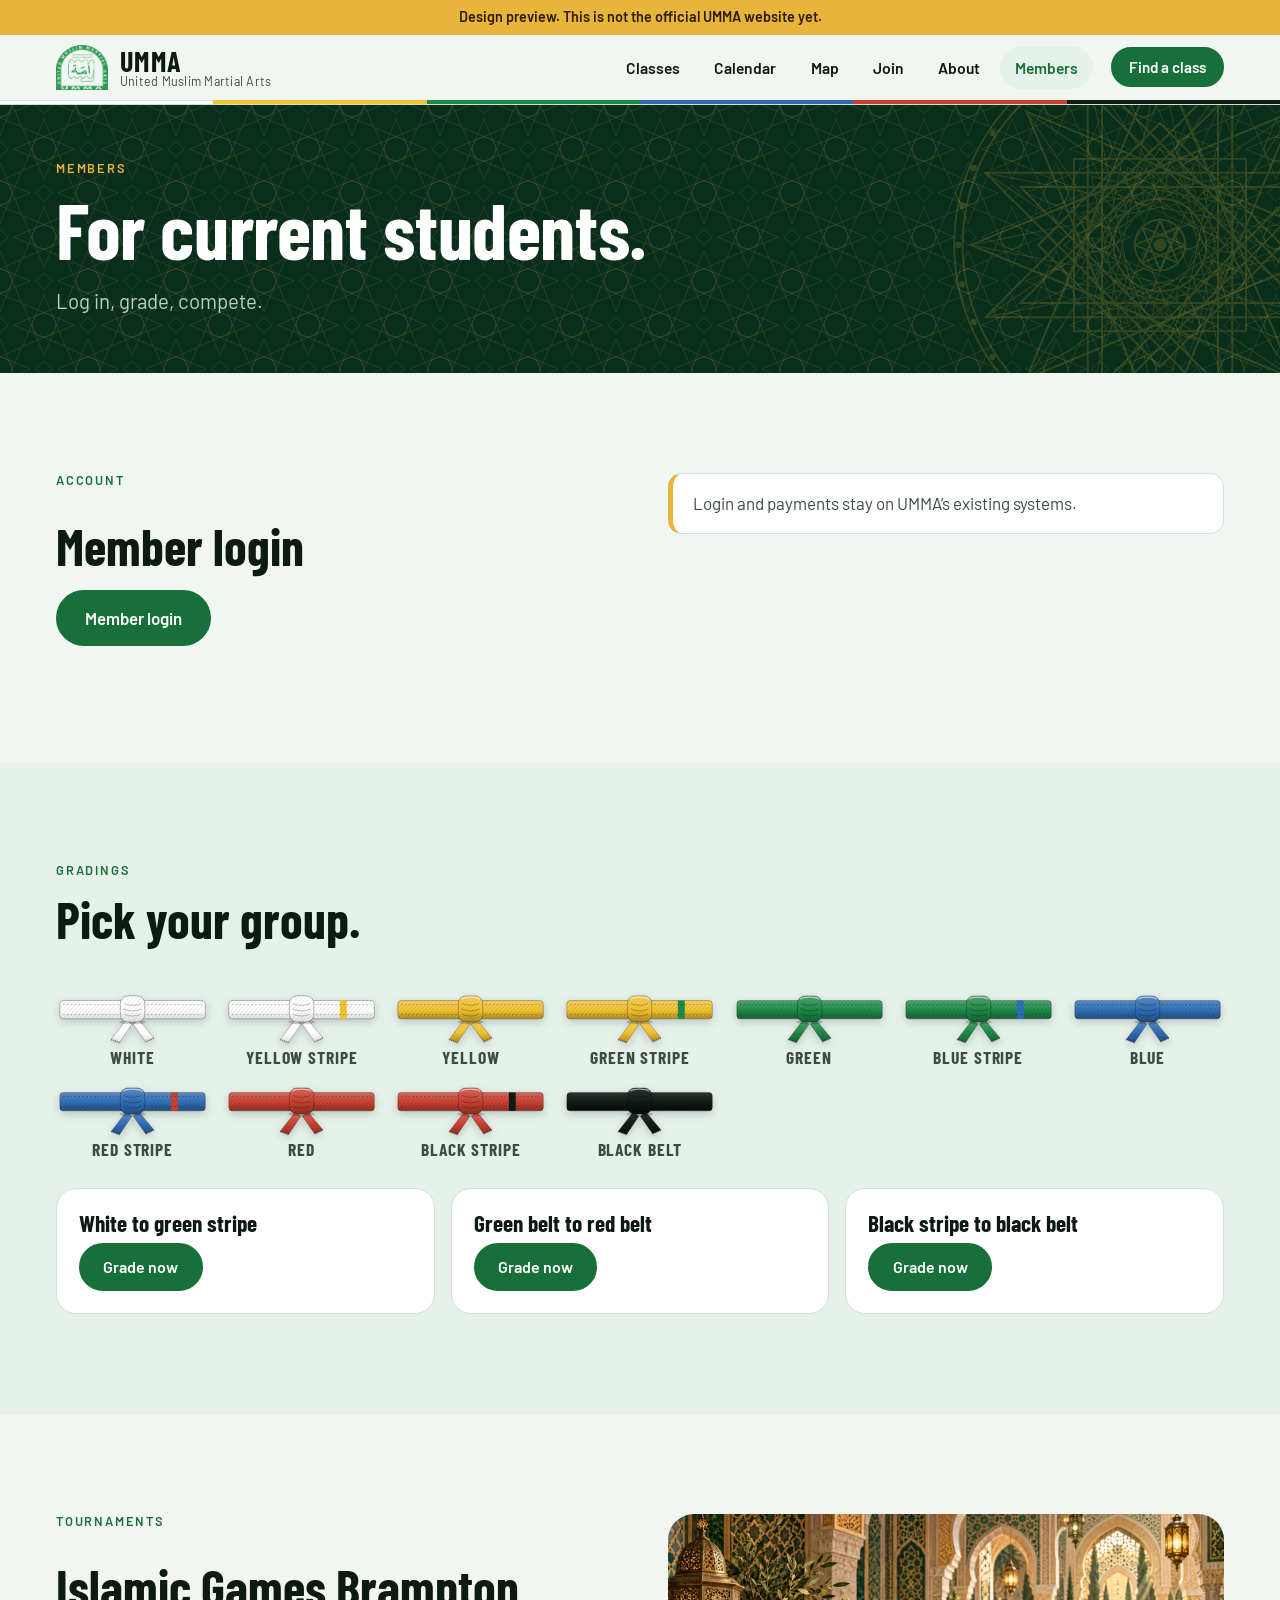
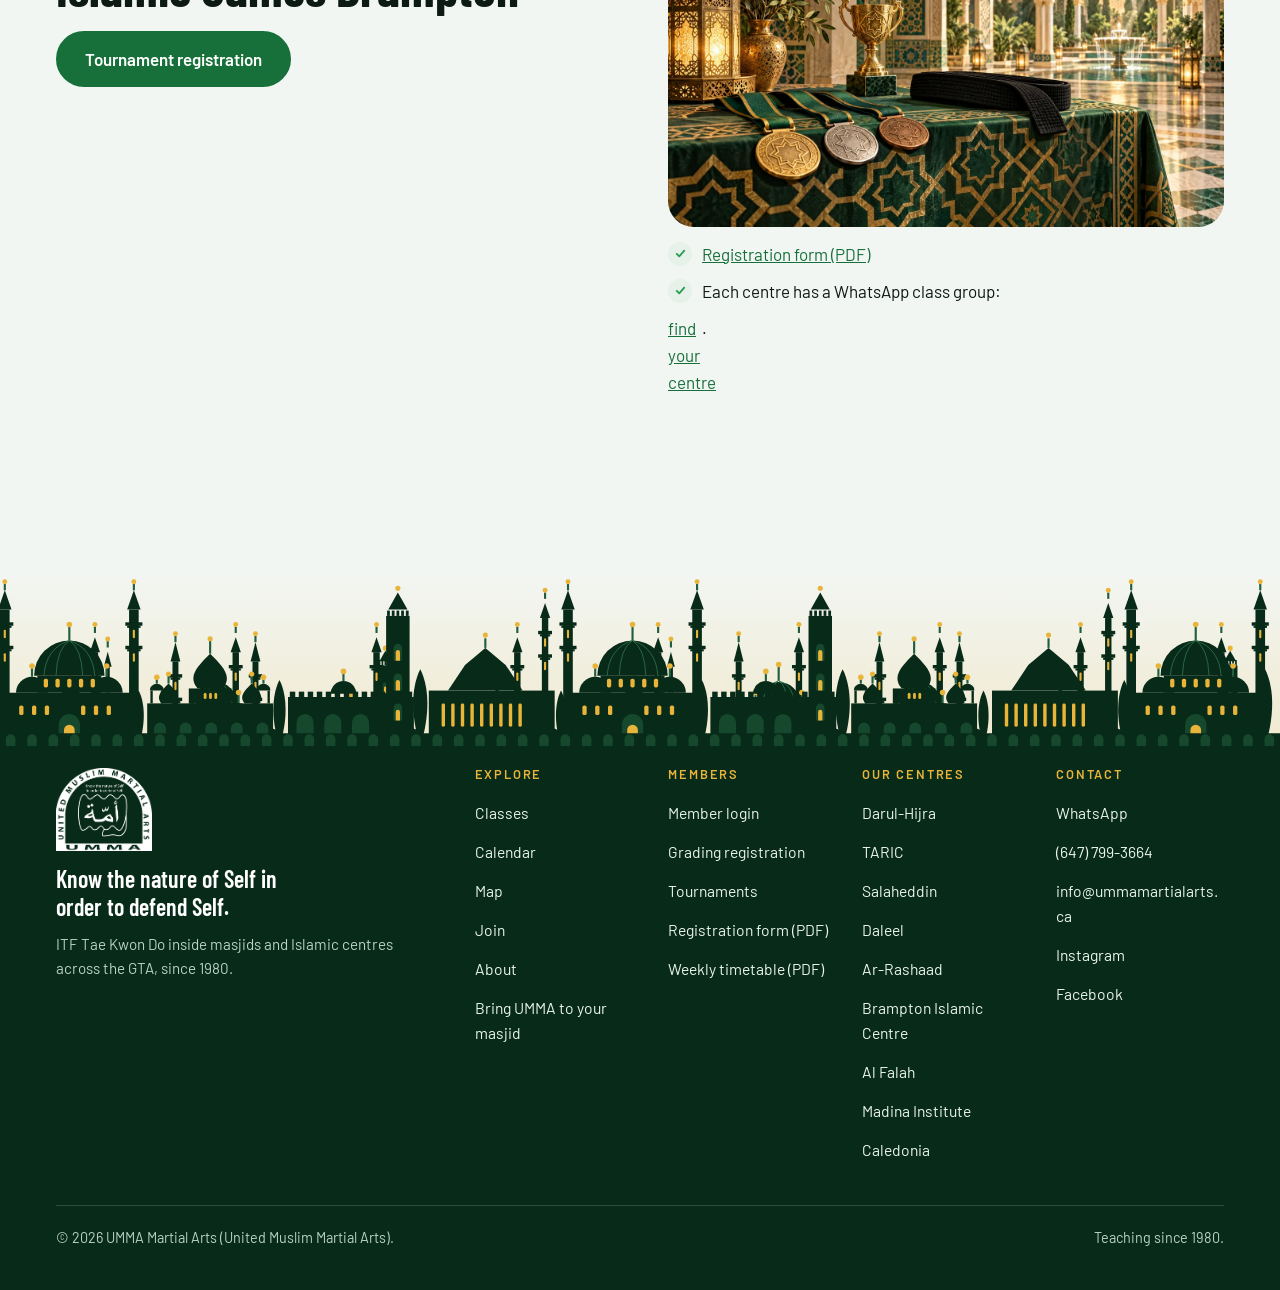
<file: members.html>
<!doctype html>
<html lang="en">
<head>
<meta charset="utf-8">
<meta name="viewport" content="width=device-width, initial-scale=1, viewport-fit=cover">
<title>Members | UMMA Martial Arts</title>
<meta name="description" content="Member login, grading registration and tournament registration for UMMA students.">
<meta name="robots" content="noindex, nofollow">
<link rel="canonical" href="https://sales580.github.io/umma-martial-arts-redesign/members.html">
<meta name="theme-color" content="#0A2E1C">
<meta property="og:type" content="website">
<meta property="og:site_name" content="UMMA Martial Arts">
<meta property="og:title" content="Members | UMMA Martial Arts">
<meta property="og:description" content="Member login, grading registration and tournament registration for UMMA students.">
<meta property="og:url" content="https://sales580.github.io/umma-martial-arts-redesign/members.html">
<meta property="og:image" content="https://sales580.github.io/umma-martial-arts-redesign/og-image.jpg">
<meta name="twitter:card" content="summary_large_image">
<link rel="icon" type="image/png" href="favicon-64.png">
<link rel="apple-touch-icon" href="apple-touch-icon.png">
<link rel="preconnect" href="https://fonts.googleapis.com"><link rel="preconnect" href="https://fonts.gstatic.com" crossorigin><link href="https://fonts.googleapis.com/css2?family=Amiri:wght@400&family=Barlow+Condensed:wght@600;700&family=Barlow:wght@400;500;600&display=swap" rel="stylesheet">
<link rel="stylesheet" href="site.css">

</head>
<body>
<script>document.documentElement.classList.add("js")</script>
<a class="skip" href="#main">Skip to content</a>
<div class="preview-bar" role="note">Design preview. This is not the official UMMA website yet.</div>
<header class="site-header">
  <div class="wrap bar">
    <a class="brand" href="index.html" aria-label="UMMA Martial Arts, home">
      <img class="brand-logo" src="umma-logo-green.png" width="52" height="45" alt="">
      <span class="brand-text"><strong>UMMA</strong><span>United Muslim Martial Arts</span></span>
    </a>
    <nav class="nav" aria-label="Main"><a href="classes.html">Classes</a><a href="schedule.html">Calendar</a><a href="map.html">Map</a><a href="join.html">Join</a><a href="about.html">About</a><a href="members.html" aria-current="page">Members</a></nav>
    <a class="btn btn-sm hide-sm" href="schedule.html">Find a class</a>
  </div>
  <div class="beltbar" aria-hidden="true"><i></i><i></i><i></i><i></i><i></i><i></i></div>
</header>
<main id="main">
<section class="page-hero has-orn on-deep"><div class="ph-orn" aria-hidden="true"><svg class="orn" viewBox="0 0 200 200" aria-hidden="true"><circle cx="100" cy="100" r="98" class="orn-ring"/><circle cx="100" cy="100" r="94" class="orn-ring"/><circle cx="196.0" cy="100.0" r="1.5" class="orn-dot"/><circle cx="194.2" cy="118.7" r="1.5" class="orn-dot"/><circle cx="188.7" cy="136.7" r="1.5" class="orn-dot"/><circle cx="179.8" cy="153.3" r="1.5" class="orn-dot"/><circle cx="167.9" cy="167.9" r="1.5" class="orn-dot"/><circle cx="153.3" cy="179.8" r="1.5" class="orn-dot"/><circle cx="136.7" cy="188.7" r="1.5" class="orn-dot"/><circle cx="118.7" cy="194.2" r="1.5" class="orn-dot"/><circle cx="100.0" cy="196.0" r="1.5" class="orn-dot"/><circle cx="81.3" cy="194.2" r="1.5" class="orn-dot"/><circle cx="63.3" cy="188.7" r="1.5" class="orn-dot"/><circle cx="46.7" cy="179.8" r="1.5" class="orn-dot"/><circle cx="32.1" cy="167.9" r="1.5" class="orn-dot"/><circle cx="20.2" cy="153.3" r="1.5" class="orn-dot"/><circle cx="11.3" cy="136.7" r="1.5" class="orn-dot"/><circle cx="5.8" cy="118.7" r="1.5" class="orn-dot"/><circle cx="4.0" cy="100.0" r="1.5" class="orn-dot"/><circle cx="5.8" cy="81.3" r="1.5" class="orn-dot"/><circle cx="11.3" cy="63.3" r="1.5" class="orn-dot"/><circle cx="20.2" cy="46.7" r="1.5" class="orn-dot"/><circle cx="32.1" cy="32.1" r="1.5" class="orn-dot"/><circle cx="46.7" cy="20.2" r="1.5" class="orn-dot"/><circle cx="63.3" cy="11.3" r="1.5" class="orn-dot"/><circle cx="81.3" cy="5.8" r="1.5" class="orn-dot"/><circle cx="100.0" cy="4.0" r="1.5" class="orn-dot"/><circle cx="118.7" cy="5.8" r="1.5" class="orn-dot"/><circle cx="136.7" cy="11.3" r="1.5" class="orn-dot"/><circle cx="153.3" cy="20.2" r="1.5" class="orn-dot"/><circle cx="167.9" cy="32.1" r="1.5" class="orn-dot"/><circle cx="179.8" cy="46.7" r="1.5" class="orn-dot"/><circle cx="188.7" cy="63.3" r="1.5" class="orn-dot"/><circle cx="194.2" cy="81.3" r="1.5" class="orn-dot"/><path d="M100.0 10.0 L163.6 163.6 L10.0 100.0 L163.6 36.4 L100.0 190.0 L36.4 36.4 L190.0 100.0 L36.4 163.6 Z M134.4 16.9 L134.4 183.1 L16.9 65.6 L183.1 65.6 L65.6 183.1 L65.6 16.9 L183.1 134.4 L16.9 134.4 Z" class="orn-star"/><path d="M100.0 10.0 L134.4 183.1 L36.4 36.4 L183.1 134.4 L10.0 100.0 L183.1 65.6 L36.4 163.6 L134.4 16.9 L100.0 190.0 L65.6 16.9 L163.6 163.6 L16.9 65.6 L190.0 100.0 L16.9 134.4 L163.6 36.4 L65.6 183.1 Z" class="orn-star thin"/><path d="M127.6 33.5 L127.6 166.5 L33.5 72.4 L166.5 72.4 L72.4 166.5 L72.4 33.5 L166.5 127.6 L33.5 127.6 Z" class="orn-star"/><path d="M100.0 42.0 L158.0 100.0 L100.0 158.0 L42.0 100.0 Z M141.0 59.0 L141.0 141.0 L59.0 141.0 L59.0 59.0 Z" class="orn-star"/><path d="M100.0 54.0 L142.5 117.6 L67.5 132.5 L82.4 57.5 L146.0 100.0 L82.4 142.5 L67.5 67.5 L142.5 82.4 L100.0 146.0 L57.5 82.4 L132.5 67.5 L117.6 142.5 L54.0 100.0 L117.6 57.5 L132.5 132.5 L57.5 117.6 Z" class="orn-star thin"/><path d="M122.0 100.0Q133.3 106.6 140.0 100.0Q133.3 93.4 122.0 100.0z" class="orn-star thin"/><path d="M120.3 108.4Q128.3 118.9 137.0 115.3Q133.3 106.6 120.3 108.4z" class="orn-star thin"/><path d="M115.6 115.6Q118.9 128.3 128.3 128.3Q128.3 118.9 115.6 115.6z" class="orn-star thin"/><path d="M108.4 120.3Q106.6 133.3 115.3 137.0Q118.9 128.3 108.4 120.3z" class="orn-star thin"/><path d="M100.0 122.0Q93.4 133.3 100.0 140.0Q106.6 133.3 100.0 122.0z" class="orn-star thin"/><path d="M91.6 120.3Q81.1 128.3 84.7 137.0Q93.4 133.3 91.6 120.3z" class="orn-star thin"/><path d="M84.4 115.6Q71.7 118.9 71.7 128.3Q81.1 128.3 84.4 115.6z" class="orn-star thin"/><path d="M79.7 108.4Q66.7 106.6 63.0 115.3Q71.7 118.9 79.7 108.4z" class="orn-star thin"/><path d="M78.0 100.0Q66.7 93.4 60.0 100.0Q66.7 106.6 78.0 100.0z" class="orn-star thin"/><path d="M79.7 91.6Q71.7 81.1 63.0 84.7Q66.7 93.4 79.7 91.6z" class="orn-star thin"/><path d="M84.4 84.4Q81.1 71.7 71.7 71.7Q71.7 81.1 84.4 84.4z" class="orn-star thin"/><path d="M91.6 79.7Q93.4 66.7 84.7 63.0Q81.1 71.7 91.6 79.7z" class="orn-star thin"/><path d="M100.0 78.0Q106.6 66.7 100.0 60.0Q93.4 66.7 100.0 78.0z" class="orn-star thin"/><path d="M108.4 79.7Q118.9 71.7 115.3 63.0Q106.6 66.7 108.4 79.7z" class="orn-star thin"/><path d="M115.6 84.4Q128.3 81.1 128.3 71.7Q118.9 71.7 115.6 84.4z" class="orn-star thin"/><path d="M120.3 91.6Q133.3 93.4 137.0 84.7Q128.3 81.1 120.3 91.6z" class="orn-star thin"/><circle cx="100" cy="100" r="22" class="orn-ring"/><circle cx="100" cy="100" r="12" class="orn-ring"/><path d="M100.0 88.0 L108.5 108.5 L88.0 100.0 L108.5 91.5 L100.0 112.0 L91.5 91.5 L112.0 100.0 L91.5 108.5 Z" class="orn-star"/><circle cx="100" cy="100" r="3" class="orn-dot"/></svg></div><div class="wrap">
  <p class="eyebrow">Members</p><h1>For current students.</h1><p class="lead">Log in, grade, compete.</p></div></section>
<section class="section" aria-labelledby="login-h"><div class="wrap two">
  <div class="stack rv"><p class="eyebrow">Account</p><h2 id="login-h">Member login</h2>
    <p><a class="btn btn-lg" href="https://ummamartialarts.ca/membership-login/" target="_blank" rel="noopener">Member login</a></p></div>
  <div class="stack rv" style="--d:.1s"><div class="callout"><p>Login and payments stay on UMMA&rsquo;s existing systems.</p></div></div>
</div></section>
<section class="section section-tint" id="grading" aria-labelledby="grading-h"><div class="wrap">
  <div class="section-head rv"><p class="eyebrow">Gradings</p><h2 id="grading-h">Pick your group.</h2></div>
  <div class="rv"><ol class="ladder"><li class="bl"><svg viewBox="0 0 200 72" aria-hidden="true"><defs><linearGradient id="bg0" x1="0" y1="0" x2="0" y2="1"><stop offset="0" stop-color="#FFFFFF"/><stop offset=".55" stop-color="#FFFFFF"/><stop offset="1" stop-color="#E0E0E0"/></linearGradient><pattern id="tw0" width="4" height="4" patternUnits="userSpaceOnUse" patternTransform="rotate(40)"><path d="M0 0V4" stroke="rgba(0,0,0,.16)" stroke-width="1"/></pattern></defs><path d="M92 40L72 66L83 70L99 46z" fill="url(#bg0)" stroke="rgba(0,0,0,.30)" stroke-width="1"/><path d="M72 66L83 70" stroke="rgba(0,0,0,.30)" stroke-width="3" stroke-dasharray="1.2 1.4"/><path d="M108 40L128 64L117 69L101 46z" fill="url(#bg0)" stroke="rgba(0,0,0,.30)" stroke-width="1"/><path d="M117 69L128 64" stroke="rgba(0,0,0,.30)" stroke-width="3" stroke-dasharray="1.2 1.4"/><rect x="5" y="15" width="190" height="24" rx="4.5" fill="url(#bg0)" stroke="rgba(0,0,0,.30)" stroke-width="1.1"/><rect x="5" y="15" width="190" height="24" rx="4.5" fill="url(#tw0)"/><path d="M9 20.5H191M9 33.5H191" stroke="rgba(0,0,0,.30)" stroke-width="1" stroke-dasharray="2.6 2.4" fill="none"/><ellipse cx="100" cy="43" rx="17" ry="3.2" fill="rgba(0,0,0,.2)"/><rect x="84" y="9" width="32" height="34" rx="10" fill="url(#bg0)" stroke="rgba(0,0,0,.30)" stroke-width="1.2"/><rect x="84" y="9" width="32" height="34" rx="10" fill="url(#tw0)"/><path d="M89 19c7 3 15 3 22 0M88 26c8 3.4 16 3.4 24 0M89 33c7 3 15 3 22 0" stroke="rgba(0,0,0,.30)" stroke-width="1.1" fill="none"/><path d="M88 13c4-3 20-3 24 0" stroke="rgba(255,255,255,.55)" stroke-width="1.6" fill="none" stroke-linecap="round"/></svg><span>White</span></li><li class="bl"><svg viewBox="0 0 200 72" aria-hidden="true"><defs><linearGradient id="bg1" x1="0" y1="0" x2="0" y2="1"><stop offset="0" stop-color="#FFFFFF"/><stop offset=".55" stop-color="#FFFFFF"/><stop offset="1" stop-color="#E0E0E0"/></linearGradient><pattern id="tw1" width="4" height="4" patternUnits="userSpaceOnUse" patternTransform="rotate(40)"><path d="M0 0V4" stroke="rgba(0,0,0,.16)" stroke-width="1"/></pattern></defs><path d="M92 40L72 66L83 70L99 46z" fill="url(#bg1)" stroke="rgba(0,0,0,.30)" stroke-width="1"/><path d="M72 66L83 70" stroke="rgba(0,0,0,.30)" stroke-width="3" stroke-dasharray="1.2 1.4"/><path d="M108 40L128 64L117 69L101 46z" fill="url(#bg1)" stroke="rgba(0,0,0,.30)" stroke-width="1"/><path d="M117 69L128 64" stroke="rgba(0,0,0,.30)" stroke-width="3" stroke-dasharray="1.2 1.4"/><rect x="5" y="15" width="190" height="24" rx="4.5" fill="url(#bg1)" stroke="rgba(0,0,0,.30)" stroke-width="1.1"/><rect x="5" y="15" width="190" height="24" rx="4.5" fill="url(#tw1)"/><rect x="150" y="15" width="9" height="24" fill="#F2C230"/><rect x="164" y="15" width="9" height="24" fill="#F2C230" opacity=".0"/><rect x="150" y="15" width="9" height="24" fill="url(#tw1)" opacity=".5"/><path d="M9 20.5H191M9 33.5H191" stroke="rgba(0,0,0,.30)" stroke-width="1" stroke-dasharray="2.6 2.4" fill="none"/><ellipse cx="100" cy="43" rx="17" ry="3.2" fill="rgba(0,0,0,.2)"/><rect x="84" y="9" width="32" height="34" rx="10" fill="url(#bg1)" stroke="rgba(0,0,0,.30)" stroke-width="1.2"/><rect x="84" y="9" width="32" height="34" rx="10" fill="url(#tw1)"/><path d="M89 19c7 3 15 3 22 0M88 26c8 3.4 16 3.4 24 0M89 33c7 3 15 3 22 0" stroke="rgba(0,0,0,.30)" stroke-width="1.1" fill="none"/><path d="M88 13c4-3 20-3 24 0" stroke="rgba(255,255,255,.55)" stroke-width="1.6" fill="none" stroke-linecap="round"/></svg><span>Yellow stripe</span></li><li class="bl"><svg viewBox="0 0 200 72" aria-hidden="true"><defs><linearGradient id="bg2" x1="0" y1="0" x2="0" y2="1"><stop offset="0" stop-color="#F5CF5E"/><stop offset=".55" stop-color="#F2C230"/><stop offset="1" stop-color="#AE8C23"/></linearGradient><pattern id="tw2" width="4" height="4" patternUnits="userSpaceOnUse" patternTransform="rotate(40)"><path d="M0 0V4" stroke="rgba(0,0,0,.16)" stroke-width="1"/></pattern></defs><path d="M92 40L72 66L83 70L99 46z" fill="url(#bg2)" stroke="rgba(0,0,0,.30)" stroke-width="1"/><path d="M72 66L83 70" stroke="rgba(0,0,0,.30)" stroke-width="3" stroke-dasharray="1.2 1.4"/><path d="M108 40L128 64L117 69L101 46z" fill="url(#bg2)" stroke="rgba(0,0,0,.30)" stroke-width="1"/><path d="M117 69L128 64" stroke="rgba(0,0,0,.30)" stroke-width="3" stroke-dasharray="1.2 1.4"/><rect x="5" y="15" width="190" height="24" rx="4.5" fill="url(#bg2)" stroke="rgba(0,0,0,.30)" stroke-width="1.1"/><rect x="5" y="15" width="190" height="24" rx="4.5" fill="url(#tw2)"/><path d="M9 20.5H191M9 33.5H191" stroke="rgba(0,0,0,.30)" stroke-width="1" stroke-dasharray="2.6 2.4" fill="none"/><ellipse cx="100" cy="43" rx="17" ry="3.2" fill="rgba(0,0,0,.2)"/><rect x="84" y="9" width="32" height="34" rx="10" fill="url(#bg2)" stroke="rgba(0,0,0,.30)" stroke-width="1.2"/><rect x="84" y="9" width="32" height="34" rx="10" fill="url(#tw2)"/><path d="M89 19c7 3 15 3 22 0M88 26c8 3.4 16 3.4 24 0M89 33c7 3 15 3 22 0" stroke="rgba(0,0,0,.30)" stroke-width="1.1" fill="none"/><path d="M88 13c4-3 20-3 24 0" stroke="rgba(255,255,255,.55)" stroke-width="1.6" fill="none" stroke-linecap="round"/></svg><span>Yellow</span></li><li class="bl"><svg viewBox="0 0 200 72" aria-hidden="true"><defs><linearGradient id="bg3" x1="0" y1="0" x2="0" y2="1"><stop offset="0" stop-color="#F5CF5E"/><stop offset=".55" stop-color="#F2C230"/><stop offset="1" stop-color="#AE8C23"/></linearGradient><pattern id="tw3" width="4" height="4" patternUnits="userSpaceOnUse" patternTransform="rotate(40)"><path d="M0 0V4" stroke="rgba(0,0,0,.16)" stroke-width="1"/></pattern></defs><path d="M92 40L72 66L83 70L99 46z" fill="url(#bg3)" stroke="rgba(0,0,0,.30)" stroke-width="1"/><path d="M72 66L83 70" stroke="rgba(0,0,0,.30)" stroke-width="3" stroke-dasharray="1.2 1.4"/><path d="M108 40L128 64L117 69L101 46z" fill="url(#bg3)" stroke="rgba(0,0,0,.30)" stroke-width="1"/><path d="M117 69L128 64" stroke="rgba(0,0,0,.30)" stroke-width="3" stroke-dasharray="1.2 1.4"/><rect x="5" y="15" width="190" height="24" rx="4.5" fill="url(#bg3)" stroke="rgba(0,0,0,.30)" stroke-width="1.1"/><rect x="5" y="15" width="190" height="24" rx="4.5" fill="url(#tw3)"/><rect x="150" y="15" width="9" height="24" fill="#1E8A47"/><rect x="164" y="15" width="9" height="24" fill="#1E8A47" opacity=".0"/><rect x="150" y="15" width="9" height="24" fill="url(#tw3)" opacity=".5"/><path d="M9 20.5H191M9 33.5H191" stroke="rgba(0,0,0,.30)" stroke-width="1" stroke-dasharray="2.6 2.4" fill="none"/><ellipse cx="100" cy="43" rx="17" ry="3.2" fill="rgba(0,0,0,.2)"/><rect x="84" y="9" width="32" height="34" rx="10" fill="url(#bg3)" stroke="rgba(0,0,0,.30)" stroke-width="1.2"/><rect x="84" y="9" width="32" height="34" rx="10" fill="url(#tw3)"/><path d="M89 19c7 3 15 3 22 0M88 26c8 3.4 16 3.4 24 0M89 33c7 3 15 3 22 0" stroke="rgba(0,0,0,.30)" stroke-width="1.1" fill="none"/><path d="M88 13c4-3 20-3 24 0" stroke="rgba(255,255,255,.55)" stroke-width="1.6" fill="none" stroke-linecap="round"/></svg><span>Green stripe</span></li><li class="bl"><svg viewBox="0 0 200 72" aria-hidden="true"><defs><linearGradient id="bg4" x1="0" y1="0" x2="0" y2="1"><stop offset="0" stop-color="#50A46F"/><stop offset=".55" stop-color="#1E8A47"/><stop offset="1" stop-color="#166333"/></linearGradient><pattern id="tw4" width="4" height="4" patternUnits="userSpaceOnUse" patternTransform="rotate(40)"><path d="M0 0V4" stroke="rgba(0,0,0,.16)" stroke-width="1"/></pattern></defs><path d="M92 40L72 66L83 70L99 46z" fill="url(#bg4)" stroke="rgba(0,0,0,.30)" stroke-width="1"/><path d="M72 66L83 70" stroke="rgba(0,0,0,.30)" stroke-width="3" stroke-dasharray="1.2 1.4"/><path d="M108 40L128 64L117 69L101 46z" fill="url(#bg4)" stroke="rgba(0,0,0,.30)" stroke-width="1"/><path d="M117 69L128 64" stroke="rgba(0,0,0,.30)" stroke-width="3" stroke-dasharray="1.2 1.4"/><rect x="5" y="15" width="190" height="24" rx="4.5" fill="url(#bg4)" stroke="rgba(0,0,0,.30)" stroke-width="1.1"/><rect x="5" y="15" width="190" height="24" rx="4.5" fill="url(#tw4)"/><path d="M9 20.5H191M9 33.5H191" stroke="rgba(0,0,0,.30)" stroke-width="1" stroke-dasharray="2.6 2.4" fill="none"/><ellipse cx="100" cy="43" rx="17" ry="3.2" fill="rgba(0,0,0,.2)"/><rect x="84" y="9" width="32" height="34" rx="10" fill="url(#bg4)" stroke="rgba(0,0,0,.30)" stroke-width="1.2"/><rect x="84" y="9" width="32" height="34" rx="10" fill="url(#tw4)"/><path d="M89 19c7 3 15 3 22 0M88 26c8 3.4 16 3.4 24 0M89 33c7 3 15 3 22 0" stroke="rgba(0,0,0,.30)" stroke-width="1.1" fill="none"/><path d="M88 13c4-3 20-3 24 0" stroke="rgba(255,255,255,.55)" stroke-width="1.6" fill="none" stroke-linecap="round"/></svg><span>Green</span></li><li class="bl"><svg viewBox="0 0 200 72" aria-hidden="true"><defs><linearGradient id="bg5" x1="0" y1="0" x2="0" y2="1"><stop offset="0" stop-color="#50A46F"/><stop offset=".55" stop-color="#1E8A47"/><stop offset="1" stop-color="#166333"/></linearGradient><pattern id="tw5" width="4" height="4" patternUnits="userSpaceOnUse" patternTransform="rotate(40)"><path d="M0 0V4" stroke="rgba(0,0,0,.16)" stroke-width="1"/></pattern></defs><path d="M92 40L72 66L83 70L99 46z" fill="url(#bg5)" stroke="rgba(0,0,0,.30)" stroke-width="1"/><path d="M72 66L83 70" stroke="rgba(0,0,0,.30)" stroke-width="3" stroke-dasharray="1.2 1.4"/><path d="M108 40L128 64L117 69L101 46z" fill="url(#bg5)" stroke="rgba(0,0,0,.30)" stroke-width="1"/><path d="M117 69L128 64" stroke="rgba(0,0,0,.30)" stroke-width="3" stroke-dasharray="1.2 1.4"/><rect x="5" y="15" width="190" height="24" rx="4.5" fill="url(#bg5)" stroke="rgba(0,0,0,.30)" stroke-width="1.1"/><rect x="5" y="15" width="190" height="24" rx="4.5" fill="url(#tw5)"/><rect x="150" y="15" width="9" height="24" fill="#2F6DB5"/><rect x="164" y="15" width="9" height="24" fill="#2F6DB5" opacity=".0"/><rect x="150" y="15" width="9" height="24" fill="url(#tw5)" opacity=".5"/><path d="M9 20.5H191M9 33.5H191" stroke="rgba(0,0,0,.30)" stroke-width="1" stroke-dasharray="2.6 2.4" fill="none"/><ellipse cx="100" cy="43" rx="17" ry="3.2" fill="rgba(0,0,0,.2)"/><rect x="84" y="9" width="32" height="34" rx="10" fill="url(#bg5)" stroke="rgba(0,0,0,.30)" stroke-width="1.2"/><rect x="84" y="9" width="32" height="34" rx="10" fill="url(#tw5)"/><path d="M89 19c7 3 15 3 22 0M88 26c8 3.4 16 3.4 24 0M89 33c7 3 15 3 22 0" stroke="rgba(0,0,0,.30)" stroke-width="1.1" fill="none"/><path d="M88 13c4-3 20-3 24 0" stroke="rgba(255,255,255,.55)" stroke-width="1.6" fill="none" stroke-linecap="round"/></svg><span>Blue stripe</span></li><li class="bl"><svg viewBox="0 0 200 72" aria-hidden="true"><defs><linearGradient id="bg6" x1="0" y1="0" x2="0" y2="1"><stop offset="0" stop-color="#5D8DC5"/><stop offset=".55" stop-color="#2F6DB5"/><stop offset="1" stop-color="#224E82"/></linearGradient><pattern id="tw6" width="4" height="4" patternUnits="userSpaceOnUse" patternTransform="rotate(40)"><path d="M0 0V4" stroke="rgba(0,0,0,.16)" stroke-width="1"/></pattern></defs><path d="M92 40L72 66L83 70L99 46z" fill="url(#bg6)" stroke="rgba(0,0,0,.30)" stroke-width="1"/><path d="M72 66L83 70" stroke="rgba(0,0,0,.30)" stroke-width="3" stroke-dasharray="1.2 1.4"/><path d="M108 40L128 64L117 69L101 46z" fill="url(#bg6)" stroke="rgba(0,0,0,.30)" stroke-width="1"/><path d="M117 69L128 64" stroke="rgba(0,0,0,.30)" stroke-width="3" stroke-dasharray="1.2 1.4"/><rect x="5" y="15" width="190" height="24" rx="4.5" fill="url(#bg6)" stroke="rgba(0,0,0,.30)" stroke-width="1.1"/><rect x="5" y="15" width="190" height="24" rx="4.5" fill="url(#tw6)"/><path d="M9 20.5H191M9 33.5H191" stroke="rgba(0,0,0,.30)" stroke-width="1" stroke-dasharray="2.6 2.4" fill="none"/><ellipse cx="100" cy="43" rx="17" ry="3.2" fill="rgba(0,0,0,.2)"/><rect x="84" y="9" width="32" height="34" rx="10" fill="url(#bg6)" stroke="rgba(0,0,0,.30)" stroke-width="1.2"/><rect x="84" y="9" width="32" height="34" rx="10" fill="url(#tw6)"/><path d="M89 19c7 3 15 3 22 0M88 26c8 3.4 16 3.4 24 0M89 33c7 3 15 3 22 0" stroke="rgba(0,0,0,.30)" stroke-width="1.1" fill="none"/><path d="M88 13c4-3 20-3 24 0" stroke="rgba(255,255,255,.55)" stroke-width="1.6" fill="none" stroke-linecap="round"/></svg><span>Blue</span></li><li class="bl"><svg viewBox="0 0 200 72" aria-hidden="true"><defs><linearGradient id="bg7" x1="0" y1="0" x2="0" y2="1"><stop offset="0" stop-color="#5D8DC5"/><stop offset=".55" stop-color="#2F6DB5"/><stop offset="1" stop-color="#224E82"/></linearGradient><pattern id="tw7" width="4" height="4" patternUnits="userSpaceOnUse" patternTransform="rotate(40)"><path d="M0 0V4" stroke="rgba(0,0,0,.16)" stroke-width="1"/></pattern></defs><path d="M92 40L72 66L83 70L99 46z" fill="url(#bg7)" stroke="rgba(0,0,0,.30)" stroke-width="1"/><path d="M72 66L83 70" stroke="rgba(0,0,0,.30)" stroke-width="3" stroke-dasharray="1.2 1.4"/><path d="M108 40L128 64L117 69L101 46z" fill="url(#bg7)" stroke="rgba(0,0,0,.30)" stroke-width="1"/><path d="M117 69L128 64" stroke="rgba(0,0,0,.30)" stroke-width="3" stroke-dasharray="1.2 1.4"/><rect x="5" y="15" width="190" height="24" rx="4.5" fill="url(#bg7)" stroke="rgba(0,0,0,.30)" stroke-width="1.1"/><rect x="5" y="15" width="190" height="24" rx="4.5" fill="url(#tw7)"/><rect x="150" y="15" width="9" height="24" fill="#C8402F"/><rect x="164" y="15" width="9" height="24" fill="#C8402F" opacity=".0"/><rect x="150" y="15" width="9" height="24" fill="url(#tw7)" opacity=".5"/><path d="M9 20.5H191M9 33.5H191" stroke="rgba(0,0,0,.30)" stroke-width="1" stroke-dasharray="2.6 2.4" fill="none"/><ellipse cx="100" cy="43" rx="17" ry="3.2" fill="rgba(0,0,0,.2)"/><rect x="84" y="9" width="32" height="34" rx="10" fill="url(#bg7)" stroke="rgba(0,0,0,.30)" stroke-width="1.2"/><rect x="84" y="9" width="32" height="34" rx="10" fill="url(#tw7)"/><path d="M89 19c7 3 15 3 22 0M88 26c8 3.4 16 3.4 24 0M89 33c7 3 15 3 22 0" stroke="rgba(0,0,0,.30)" stroke-width="1.1" fill="none"/><path d="M88 13c4-3 20-3 24 0" stroke="rgba(255,255,255,.55)" stroke-width="1.6" fill="none" stroke-linecap="round"/></svg><span>Red stripe</span></li><li class="bl"><svg viewBox="0 0 200 72" aria-hidden="true"><defs><linearGradient id="bg8" x1="0" y1="0" x2="0" y2="1"><stop offset="0" stop-color="#D46A5D"/><stop offset=".55" stop-color="#C8402F"/><stop offset="1" stop-color="#902E22"/></linearGradient><pattern id="tw8" width="4" height="4" patternUnits="userSpaceOnUse" patternTransform="rotate(40)"><path d="M0 0V4" stroke="rgba(0,0,0,.16)" stroke-width="1"/></pattern></defs><path d="M92 40L72 66L83 70L99 46z" fill="url(#bg8)" stroke="rgba(0,0,0,.30)" stroke-width="1"/><path d="M72 66L83 70" stroke="rgba(0,0,0,.30)" stroke-width="3" stroke-dasharray="1.2 1.4"/><path d="M108 40L128 64L117 69L101 46z" fill="url(#bg8)" stroke="rgba(0,0,0,.30)" stroke-width="1"/><path d="M117 69L128 64" stroke="rgba(0,0,0,.30)" stroke-width="3" stroke-dasharray="1.2 1.4"/><rect x="5" y="15" width="190" height="24" rx="4.5" fill="url(#bg8)" stroke="rgba(0,0,0,.30)" stroke-width="1.1"/><rect x="5" y="15" width="190" height="24" rx="4.5" fill="url(#tw8)"/><path d="M9 20.5H191M9 33.5H191" stroke="rgba(0,0,0,.30)" stroke-width="1" stroke-dasharray="2.6 2.4" fill="none"/><ellipse cx="100" cy="43" rx="17" ry="3.2" fill="rgba(0,0,0,.2)"/><rect x="84" y="9" width="32" height="34" rx="10" fill="url(#bg8)" stroke="rgba(0,0,0,.30)" stroke-width="1.2"/><rect x="84" y="9" width="32" height="34" rx="10" fill="url(#tw8)"/><path d="M89 19c7 3 15 3 22 0M88 26c8 3.4 16 3.4 24 0M89 33c7 3 15 3 22 0" stroke="rgba(0,0,0,.30)" stroke-width="1.1" fill="none"/><path d="M88 13c4-3 20-3 24 0" stroke="rgba(255,255,255,.55)" stroke-width="1.6" fill="none" stroke-linecap="round"/></svg><span>Red</span></li><li class="bl"><svg viewBox="0 0 200 72" aria-hidden="true"><defs><linearGradient id="bg9" x1="0" y1="0" x2="0" y2="1"><stop offset="0" stop-color="#D46A5D"/><stop offset=".55" stop-color="#C8402F"/><stop offset="1" stop-color="#902E22"/></linearGradient><pattern id="tw9" width="4" height="4" patternUnits="userSpaceOnUse" patternTransform="rotate(40)"><path d="M0 0V4" stroke="rgba(0,0,0,.16)" stroke-width="1"/></pattern></defs><path d="M92 40L72 66L83 70L99 46z" fill="url(#bg9)" stroke="rgba(0,0,0,.30)" stroke-width="1"/><path d="M72 66L83 70" stroke="rgba(0,0,0,.30)" stroke-width="3" stroke-dasharray="1.2 1.4"/><path d="M108 40L128 64L117 69L101 46z" fill="url(#bg9)" stroke="rgba(0,0,0,.30)" stroke-width="1"/><path d="M117 69L128 64" stroke="rgba(0,0,0,.30)" stroke-width="3" stroke-dasharray="1.2 1.4"/><rect x="5" y="15" width="190" height="24" rx="4.5" fill="url(#bg9)" stroke="rgba(0,0,0,.30)" stroke-width="1.1"/><rect x="5" y="15" width="190" height="24" rx="4.5" fill="url(#tw9)"/><rect x="150" y="15" width="9" height="24" fill="#111A15"/><rect x="164" y="15" width="9" height="24" fill="#111A15" opacity=".0"/><rect x="150" y="15" width="9" height="24" fill="url(#tw9)" opacity=".5"/><path d="M9 20.5H191M9 33.5H191" stroke="rgba(0,0,0,.30)" stroke-width="1" stroke-dasharray="2.6 2.4" fill="none"/><ellipse cx="100" cy="43" rx="17" ry="3.2" fill="rgba(0,0,0,.2)"/><rect x="84" y="9" width="32" height="34" rx="10" fill="url(#bg9)" stroke="rgba(0,0,0,.30)" stroke-width="1.2"/><rect x="84" y="9" width="32" height="34" rx="10" fill="url(#tw9)"/><path d="M89 19c7 3 15 3 22 0M88 26c8 3.4 16 3.4 24 0M89 33c7 3 15 3 22 0" stroke="rgba(0,0,0,.30)" stroke-width="1.1" fill="none"/><path d="M88 13c4-3 20-3 24 0" stroke="rgba(255,255,255,.55)" stroke-width="1.6" fill="none" stroke-linecap="round"/></svg><span>Black stripe</span></li><li class="bl"><svg viewBox="0 0 200 72" aria-hidden="true"><defs><linearGradient id="bg10" x1="0" y1="0" x2="0" y2="1"><stop offset="0" stop-color="#2B3631"/><stop offset=".55" stop-color="#111A15"/><stop offset="1" stop-color="#070B09"/></linearGradient><pattern id="tw10" width="4" height="4" patternUnits="userSpaceOnUse" patternTransform="rotate(40)"><path d="M0 0V4" stroke="rgba(0,0,0,.16)" stroke-width="1"/></pattern></defs><path d="M92 40L72 66L83 70L99 46z" fill="url(#bg10)" stroke="rgba(0,0,0,.30)" stroke-width="1"/><path d="M72 66L83 70" stroke="rgba(0,0,0,.30)" stroke-width="3" stroke-dasharray="1.2 1.4"/><path d="M108 40L128 64L117 69L101 46z" fill="url(#bg10)" stroke="rgba(0,0,0,.30)" stroke-width="1"/><path d="M117 69L128 64" stroke="rgba(0,0,0,.30)" stroke-width="3" stroke-dasharray="1.2 1.4"/><rect x="5" y="15" width="190" height="24" rx="4.5" fill="url(#bg10)" stroke="rgba(0,0,0,.30)" stroke-width="1.1"/><rect x="5" y="15" width="190" height="24" rx="4.5" fill="url(#tw10)"/><path d="M9 20.5H191M9 33.5H191" stroke="rgba(0,0,0,.30)" stroke-width="1" stroke-dasharray="2.6 2.4" fill="none"/><ellipse cx="100" cy="43" rx="17" ry="3.2" fill="rgba(0,0,0,.2)"/><rect x="84" y="9" width="32" height="34" rx="10" fill="url(#bg10)" stroke="rgba(0,0,0,.30)" stroke-width="1.2"/><rect x="84" y="9" width="32" height="34" rx="10" fill="url(#tw10)"/><path d="M89 19c7 3 15 3 22 0M88 26c8 3.4 16 3.4 24 0M89 33c7 3 15 3 22 0" stroke="rgba(0,0,0,.30)" stroke-width="1.1" fill="none"/><path d="M88 13c4-3 20-3 24 0" stroke="rgba(255,255,255,.55)" stroke-width="1.6" fill="none" stroke-linecap="round"/></svg><span>Black belt</span></li></ol></div>
  <div class="grades">
    <article class="grade rv"><h3>White to green stripe</h3><a class="btn" href="https://buy.stripe.com/3cs9E292343zcGk3ck" target="_blank" rel="noopener">Grade now</a></article>
    <article class="grade rv" style="--d:.1s"><h3>Green belt to red belt</h3><a class="btn" href="https://buy.stripe.com/bIY5nMdij57D21G28h" target="_blank" rel="noopener">Grade now</a></article>
    <article class="grade rv" style="--d:.2s"><h3>Black stripe to black belt</h3><a class="btn" href="https://buy.stripe.com/00gcQea67dE97m014e" target="_blank" rel="noopener">Grade now</a></article>
  </div>
</div></section>
<section class="section" id="tournaments" aria-labelledby="t-h"><div class="wrap two">
  <div class="stack rv"><p class="eyebrow">Tournaments</p><h2 id="t-h">Islamic Games Brampton</h2>
    <p><a class="btn btn-lg" href="https://islamic-games.com/brampton/" target="_blank" rel="noopener">Tournament registration</a></p></div>
  <div class="rv" style="--d:.1s"><div class="pic-card" style="aspect-ratio:16/9"><img src="art-medals.webp" width="1400" height="788" alt="Tournament medals, a trophy and a black belt on a table (illustration)" loading="lazy"></div>
    <ul class="list-plain" style="margin-top:14px"><li><a href="UMMA-Registration-Form.pdf" target="_blank" rel="noopener">Registration form (PDF)</a></li>
      <li>Each centre has a WhatsApp class group: <a href="map.html">find your centre</a>.</li></ul></div>
</div></section>

</main>
<div class="skywrap" aria-hidden="true"><svg class="skyline" viewBox="0 0 1200 170" preserveAspectRatio="xMidYMax slice" aria-hidden="true"><defs><linearGradient id="skh" x1="0" y1="0" x2="0" y2="1"><stop offset="0" stop-color="#E9B43A" stop-opacity="0"/><stop offset="1" stop-color="#E9B43A" stop-opacity=".2"/></linearGradient></defs><rect x="0" y="0" width="1200" height="170" fill="url(#skh)"/><path d="M28.0 162a20.0 20.0 0 0 1 40.0 0z" class="sk-far"/><path d="M48.0 142.0v-10" class="sk-l"/><circle cx="48.0" cy="130.0" r="2.6" class="sk-g"/><rect x="86" y="80" width="6" height="88" class="sk-far"/><rect x="82.5" y="92" width="13" height="3.2" class="sk-far"/><rect x="84.2" y="95.2" width="9.6" height="2" class="sk-far"/><rect x="88.0" y="99" width="2" height="8" rx="1" class="sk-win"/><path d="M84.2 80L89.0 66L93.8 80z" class="sk-far"/><path d="M89.0 62v-6" class="sk-l"/><circle cx="89.0" cy="54" r="2.3" class="sk-g"/><path d="M107.0 164a13.0 13.0 0 0 1 26.0 0z" class="sk-far"/><path d="M120.0 151.0v-6" class="sk-l"/><circle cx="120.0" cy="143.0" r="2.6" class="sk-g"/><path d="M160.0 162a20.0 20.0 0 0 1 40.0 0z" class="sk-far"/><path d="M180.0 142.0v-10" class="sk-l"/><circle cx="180.0" cy="130.0" r="2.6" class="sk-g"/><rect x="218" y="80" width="6" height="88" class="sk-far"/><rect x="214.5" y="92" width="13" height="3.2" class="sk-far"/><rect x="216.2" y="95.2" width="9.6" height="2" class="sk-far"/><rect x="220.0" y="99" width="2" height="8" rx="1" class="sk-win"/><path d="M216.2 80L221.0 66L225.8 80z" class="sk-far"/><path d="M221.0 62v-6" class="sk-l"/><circle cx="221.0" cy="54" r="2.3" class="sk-g"/><path d="M239.0 164a13.0 13.0 0 0 1 26.0 0z" class="sk-far"/><path d="M252.0 151.0v-6" class="sk-l"/><circle cx="252.0" cy="143.0" r="2.6" class="sk-g"/><path d="M292.0 162a20.0 20.0 0 0 1 40.0 0z" class="sk-far"/><path d="M312.0 142.0v-10" class="sk-l"/><circle cx="312.0" cy="130.0" r="2.6" class="sk-g"/><rect x="350" y="80" width="6" height="88" class="sk-far"/><rect x="346.5" y="92" width="13" height="3.2" class="sk-far"/><rect x="348.2" y="95.2" width="9.6" height="2" class="sk-far"/><rect x="352.0" y="99" width="2" height="8" rx="1" class="sk-win"/><path d="M348.2 80L353.0 66L357.8 80z" class="sk-far"/><path d="M353.0 62v-6" class="sk-l"/><circle cx="353.0" cy="54" r="2.3" class="sk-g"/><path d="M371.0 164a13.0 13.0 0 0 1 26.0 0z" class="sk-far"/><path d="M384.0 151.0v-6" class="sk-l"/><circle cx="384.0" cy="143.0" r="2.6" class="sk-g"/><path d="M424.0 162a20.0 20.0 0 0 1 40.0 0z" class="sk-far"/><path d="M444.0 142.0v-10" class="sk-l"/><circle cx="444.0" cy="130.0" r="2.6" class="sk-g"/><rect x="482" y="80" width="6" height="88" class="sk-far"/><rect x="478.5" y="92" width="13" height="3.2" class="sk-far"/><rect x="480.2" y="95.2" width="9.6" height="2" class="sk-far"/><rect x="484.0" y="99" width="2" height="8" rx="1" class="sk-win"/><path d="M480.2 80L485.0 66L489.8 80z" class="sk-far"/><path d="M485.0 62v-6" class="sk-l"/><circle cx="485.0" cy="54" r="2.3" class="sk-g"/><path d="M503.0 164a13.0 13.0 0 0 1 26.0 0z" class="sk-far"/><path d="M516.0 151.0v-6" class="sk-l"/><circle cx="516.0" cy="143.0" r="2.6" class="sk-g"/><path d="M556.0 162a20.0 20.0 0 0 1 40.0 0z" class="sk-far"/><path d="M576.0 142.0v-10" class="sk-l"/><circle cx="576.0" cy="130.0" r="2.6" class="sk-g"/><rect x="614" y="80" width="6" height="88" class="sk-far"/><rect x="610.5" y="92" width="13" height="3.2" class="sk-far"/><rect x="612.2" y="95.2" width="9.6" height="2" class="sk-far"/><rect x="616.0" y="99" width="2" height="8" rx="1" class="sk-win"/><path d="M612.2 80L617.0 66L621.8 80z" class="sk-far"/><path d="M617.0 62v-6" class="sk-l"/><circle cx="617.0" cy="54" r="2.3" class="sk-g"/><path d="M635.0 164a13.0 13.0 0 0 1 26.0 0z" class="sk-far"/><path d="M648.0 151.0v-6" class="sk-l"/><circle cx="648.0" cy="143.0" r="2.6" class="sk-g"/><path d="M688.0 162a20.0 20.0 0 0 1 40.0 0z" class="sk-far"/><path d="M708.0 142.0v-10" class="sk-l"/><circle cx="708.0" cy="130.0" r="2.6" class="sk-g"/><rect x="746" y="80" width="6" height="88" class="sk-far"/><rect x="742.5" y="92" width="13" height="3.2" class="sk-far"/><rect x="744.2" y="95.2" width="9.6" height="2" class="sk-far"/><rect x="748.0" y="99" width="2" height="8" rx="1" class="sk-win"/><path d="M744.2 80L749.0 66L753.8 80z" class="sk-far"/><path d="M749.0 62v-6" class="sk-l"/><circle cx="749.0" cy="54" r="2.3" class="sk-g"/><path d="M767.0 164a13.0 13.0 0 0 1 26.0 0z" class="sk-far"/><path d="M780.0 151.0v-6" class="sk-l"/><circle cx="780.0" cy="143.0" r="2.6" class="sk-g"/><path d="M820.0 162a20.0 20.0 0 0 1 40.0 0z" class="sk-far"/><path d="M840.0 142.0v-10" class="sk-l"/><circle cx="840.0" cy="130.0" r="2.6" class="sk-g"/><rect x="878" y="80" width="6" height="88" class="sk-far"/><rect x="874.5" y="92" width="13" height="3.2" class="sk-far"/><rect x="876.2" y="95.2" width="9.6" height="2" class="sk-far"/><rect x="880.0" y="99" width="2" height="8" rx="1" class="sk-win"/><path d="M876.2 80L881.0 66L885.8 80z" class="sk-far"/><path d="M881.0 62v-6" class="sk-l"/><circle cx="881.0" cy="54" r="2.3" class="sk-g"/><path d="M899.0 164a13.0 13.0 0 0 1 26.0 0z" class="sk-far"/><path d="M912.0 151.0v-6" class="sk-l"/><circle cx="912.0" cy="143.0" r="2.6" class="sk-g"/><path d="M952.0 162a20.0 20.0 0 0 1 40.0 0z" class="sk-far"/><path d="M972.0 142.0v-10" class="sk-l"/><circle cx="972.0" cy="130.0" r="2.6" class="sk-g"/><rect x="1010" y="80" width="6" height="88" class="sk-far"/><rect x="1006.5" y="92" width="13" height="3.2" class="sk-far"/><rect x="1008.2" y="95.2" width="9.6" height="2" class="sk-far"/><rect x="1012.0" y="99" width="2" height="8" rx="1" class="sk-win"/><path d="M1008.2 80L1013.0 66L1017.8 80z" class="sk-far"/><path d="M1013.0 62v-6" class="sk-l"/><circle cx="1013.0" cy="54" r="2.3" class="sk-g"/><path d="M1031.0 164a13.0 13.0 0 0 1 26.0 0z" class="sk-far"/><path d="M1044.0 151.0v-6" class="sk-l"/><circle cx="1044.0" cy="143.0" r="2.6" class="sk-g"/><path d="M1084.0 162a20.0 20.0 0 0 1 40.0 0z" class="sk-far"/><path d="M1104.0 142.0v-10" class="sk-l"/><circle cx="1104.0" cy="130.0" r="2.6" class="sk-g"/><rect x="1142" y="80" width="6" height="88" class="sk-far"/><rect x="1138.5" y="92" width="13" height="3.2" class="sk-far"/><rect x="1140.2" y="95.2" width="9.6" height="2" class="sk-far"/><rect x="1144.0" y="99" width="2" height="8" rx="1" class="sk-win"/><path d="M1140.2 80L1145.0 66L1149.8 80z" class="sk-far"/><path d="M1145.0 62v-6" class="sk-l"/><circle cx="1145.0" cy="54" r="2.3" class="sk-g"/><path d="M1163.0 164a13.0 13.0 0 0 1 26.0 0z" class="sk-far"/><path d="M1176.0 151.0v-6" class="sk-l"/><circle cx="1176.0" cy="143.0" r="2.6" class="sk-g"/><rect x="33.4" y="135.8" width="73.2" height="32.2" class="sk-mid"/><path d="M44.6 135.8L54.5 120.9H78.1L88.0 135.8z" class="sk-mid"/><path d="M54.5 120.9L66.3 111.0L78.1 120.9z" class="sk-mid"/><path d="M66.3 111.0v-9" class="sk-l"/><circle cx="66.3" cy="103.5" r="2.4" class="sk-g"/><rect x="99.14" y="93.6" width="3.7199999999999998" height="74.4" class="sk-mid"/><rect x="95.64" y="105.6" width="10.719999999999999" height="3.2" class="sk-mid"/><rect x="97.34" y="108.8" width="7.32" height="2" class="sk-mid"/><rect x="100.0" y="112.6" width="2" height="8" rx="1" class="sk-win"/><rect x="95.64" y="127.6" width="10.719999999999999" height="3.2" class="sk-mid"/><rect x="97.34" y="130.79999999999998" width="7.32" height="2" class="sk-mid"/><rect x="100.0" y="134.6" width="2" height="8" rx="1" class="sk-win"/><path d="M97.34 93.6L101.0 79.6L104.66 93.6z" class="sk-mid"/><path d="M101.0 75.6v-6" class="sk-l"/><circle cx="101.0" cy="67.6" r="2.3" class="sk-g"/><rect x="40.9" y="143.2" width="2.0" height="13.6" rx="1.4" class="sk-win"/><rect x="46.4" y="143.2" width="2.0" height="13.6" rx="1.4" class="sk-win"/><rect x="52.0" y="143.2" width="2.0" height="13.6" rx="1.4" class="sk-win"/><rect x="57.6" y="143.2" width="2.0" height="13.6" rx="1.4" class="sk-win"/><rect x="63.2" y="143.2" width="2.0" height="13.6" rx="1.4" class="sk-win"/><rect x="68.8" y="143.2" width="2.0" height="13.6" rx="1.4" class="sk-win"/><rect x="74.3" y="143.2" width="2.0" height="13.6" rx="1.4" class="sk-win"/><rect x="79.9" y="143.2" width="2.0" height="13.6" rx="1.4" class="sk-win"/><rect x="85.5" y="143.2" width="2.0" height="13.6" rx="1.4" class="sk-win"/><rect x="165.4" y="137.0" width="73.2" height="31.0" class="sk-mid"/><path d="M171.0 137.0a9.3 9.3 0 0 1 18.6 0z" class="sk-mid"/><path d="M180.3 127.7v-8" class="sk-l"/><circle cx="180.3" cy="117.7" r="2.6" class="sk-g"/><path d="M214.4 137.0a9.3 9.3 0 0 1 18.6 0z" class="sk-mid"/><path d="M223.7 127.7v-8" class="sk-l"/><circle cx="223.7" cy="117.7" r="2.6" class="sk-g"/><rect x="183.4" y="127.1" width="37.2" height="9.9" class="sk-mid"/><path d="M181.5 127.08a20.5 20.5 0 0 1 40.9 0z" class="sk-mid"/><path d="M187.3 127.08Q188.4 111.1 202.0 106.6" class="sk-rib"/><path d="M194.2 127.08Q194.8 111.1 202.0 106.6" class="sk-rib"/><path d="M209.8 127.08Q209.2 111.1 202.0 106.6" class="sk-rib"/><path d="M216.7 127.08Q215.6 111.1 202.0 106.6" class="sk-rib"/><path d="M202.0 106.6v-13" class="sk-l"/><circle cx="202.0" cy="91.6" r="2.6" class="sk-g"/><rect x="187.1" y="128.94" width="2.48" height="4.96" rx="1.6" class="sk-win"/><rect x="193.9" y="128.94" width="2.48" height="4.96" rx="1.6" class="sk-win"/><rect x="200.8" y="128.94" width="2.48" height="4.96" rx="1.6" class="sk-win"/><rect x="207.6" y="128.94" width="2.48" height="4.96" rx="1.6" class="sk-win"/><rect x="214.4" y="128.94" width="2.48" height="4.96" rx="1.6" class="sk-win"/><rect x="161.70000000000002" y="88.64" width="5.58" height="79.36" class="sk-mid"/><rect x="158.20000000000002" y="100.64" width="12.58" height="3.2" class="sk-mid"/><rect x="159.9" y="103.84" width="9.18" height="2" class="sk-mid"/><rect x="163.5" y="107.64" width="2" height="8" rx="1" class="sk-win"/><rect x="158.20000000000002" y="122.64" width="12.58" height="3.2" class="sk-mid"/><rect x="159.9" y="125.84" width="9.18" height="2" class="sk-mid"/><rect x="163.5" y="129.64" width="2" height="8" rx="1" class="sk-win"/><path d="M159.9 88.64L164.5 70.64L169.08000000000004 88.64z" class="sk-mid"/><path d="M164.5 70.64v-6" class="sk-l"/><circle cx="164.5" cy="62.64" r="2.3" class="sk-g"/><rect x="236.72" y="88.64" width="5.58" height="79.36" class="sk-mid"/><rect x="233.22" y="100.64" width="12.58" height="3.2" class="sk-mid"/><rect x="234.92" y="103.84" width="9.18" height="2" class="sk-mid"/><rect x="238.5" y="107.64" width="2" height="8" rx="1" class="sk-win"/><rect x="233.22" y="122.64" width="12.58" height="3.2" class="sk-mid"/><rect x="234.92" y="125.84" width="9.18" height="2" class="sk-mid"/><rect x="238.5" y="129.64" width="2" height="8" rx="1" class="sk-win"/><path d="M234.92 88.64L239.5 70.64L244.10000000000002 88.64z" class="sk-mid"/><path d="M239.5 70.64v-6" class="sk-l"/><circle cx="239.5" cy="62.64" r="2.3" class="sk-g"/><path d="M195.8 168V155.6a6.2 6.2 0 0 1 12.4 0V168z" class="sk-cut"/><path d="M198.9 168V158.7a3.1 3.1 0 0 1 6.2 0V168z" class="sk-win"/><rect x="172.9" y="144.44" width="4" height="5.58" rx="1.6" class="sk-win"/><rect x="180.3" y="144.44" width="4" height="5.58" rx="1.6" class="sk-win"/><rect x="187.7" y="144.44" width="4" height="5.58" rx="1.6" class="sk-win"/><rect x="208.8" y="144.44" width="4" height="5.58" rx="1.6" class="sk-win"/><rect x="216.3" y="144.44" width="4" height="5.58" rx="1.6" class="sk-win"/><rect x="223.7" y="144.44" width="4" height="5.58" rx="1.6" class="sk-win"/><rect x="297.4" y="139.5" width="73.2" height="28.5" class="sk-mid"/><rect x="298.5" y="134.48" width="3.1" height="5" class="sk-mid"/><rect x="303.7" y="134.48" width="3.1" height="5" class="sk-mid"/><rect x="308.9" y="134.48" width="3.1" height="5" class="sk-mid"/><rect x="314.1" y="134.48" width="3.1" height="5" class="sk-mid"/><rect x="319.4" y="134.48" width="3.1" height="5" class="sk-mid"/><rect x="324.6" y="134.48" width="3.1" height="5" class="sk-mid"/><rect x="329.8" y="134.48" width="3.1" height="5" class="sk-mid"/><rect x="335.0" y="134.48" width="3.1" height="5" class="sk-mid"/><rect x="340.3" y="134.48" width="3.1" height="5" class="sk-mid"/><rect x="345.5" y="134.48" width="3.1" height="5" class="sk-mid"/><rect x="350.7" y="134.48" width="3.1" height="5" class="sk-mid"/><rect x="355.9" y="134.48" width="3.1" height="5" class="sk-mid"/><rect x="361.2" y="134.48" width="3.1" height="5" class="sk-mid"/><rect x="366.4" y="134.48" width="3.1" height="5" class="sk-mid"/><rect x="354.5" y="92.4" width="13.6" height="75.6" class="sk-mid"/><rect x="355.0" y="87.36" width="1.6" height="5" class="sk-mid"/><rect x="357.7" y="87.36" width="1.6" height="5" class="sk-mid"/><rect x="360.5" y="87.36" width="1.6" height="5" class="sk-mid"/><rect x="363.2" y="87.36" width="1.6" height="5" class="sk-mid"/><rect x="365.9" y="87.36" width="1.6" height="5" class="sk-mid"/><path d="M355.7 88.6L361.3 78.7L366.9 88.6z" class="sk-mid"/><circle cx="361.3" cy="76.2" r="2.4" class="sk-g"/><path d="M358.8 153.12V145.7a2.5 2.5 0 0 1 5.0 0V153.12z" class="sk-cut"/><path d="M360.0 153.12V148.2a1.2 1.2 0 0 1 2.5 0V153.12z" class="sk-win"/><path d="M358.8 135.76V128.3a2.5 2.5 0 0 1 5.0 0V135.76z" class="sk-cut"/><path d="M360.0 135.76V130.8a1.2 1.2 0 0 1 2.5 0V135.76z" class="sk-win"/><path d="M358.8 118.4V111.0a2.5 2.5 0 0 1 5.0 0V118.4z" class="sk-cut"/><path d="M360.0 118.4V113.4a1.2 1.2 0 0 1 2.5 0V118.4z" class="sk-win"/><path d="M302.4 168V154.4a5.0 5.0 0 0 1 9.9 0V168z" class="sk-cut"/><path d="M318.5 168V154.4a5.0 5.0 0 0 1 9.9 0V168z" class="sk-cut"/><path d="M334.6 168V154.4a5.0 5.0 0 0 1 9.9 0V168z" class="sk-cut"/><path d="M322.2 137.61999999999998a7.4 7.4 0 0 1 14.9 0z" class="sk-mid"/><path d="M329.7 130.2v-7" class="sk-l"/><circle cx="329.7" cy="121.2" r="2.6" class="sk-g"/><rect x="429.4" y="143.2" width="73.2" height="24.8" class="sk-mid"/><rect x="453.6" y="134.5" width="24.8" height="8.7" class="sk-mid"/><path d="M458.8 134.51999999999998C452.3 127.4 459.5 120.8 466.0 114.3C472.5 120.8 479.7 127.4 473.2 134.51999999999998z" class="sk-mid"/><path d="M466.0 114.3v-12" class="sk-l"/><circle cx="466.0" cy="100.3" r="2.4" class="sk-g"/><path d="M437.7 143.2C434.0 139.1 438.1 135.4 441.8 131.7C445.5 135.4 449.6 139.1 445.9 143.2z" class="sk-mid"/><path d="M441.8 131.7v-7" class="sk-l"/><circle cx="441.8" cy="122.7" r="2.4" class="sk-g"/><path d="M486.1 143.2C482.4 139.1 486.5 135.4 490.2 131.7C493.9 135.4 498.0 139.1 494.3 143.2z" class="sk-mid"/><path d="M490.2 131.7v-7" class="sk-l"/><circle cx="490.2" cy="122.7" r="2.4" class="sk-g"/><path d="M431.3 134.5h7.4" class="sk-l"/><rect x="431.3" y="135.8" width="1.4" height="7.4" class="sk-mid"/><rect x="437.4" y="135.8" width="1.4" height="7.4" class="sk-mid"/><path d="M431.0 135.76a4.0 4.0 0 0 1 8.1 0z" class="sk-mid"/><path d="M435.0 131.7v-4" class="sk-l"/><circle cx="435.0" cy="125.7" r="2.6" class="sk-g"/><path d="M493.3 134.5h7.4" class="sk-l"/><rect x="493.3" y="135.8" width="1.4" height="7.4" class="sk-mid"/><rect x="499.4" y="135.8" width="1.4" height="7.4" class="sk-mid"/><path d="M493.0 135.76a4.0 4.0 0 0 1 8.1 0z" class="sk-mid"/><path d="M497.0 131.7v-4" class="sk-l"/><circle cx="497.0" cy="125.7" r="2.6" class="sk-g"/><path d="M433.4 168V157.8a3.4 3.4 0 0 1 6.8 0V168z" class="sk-cut"/><path d="M448.3 168V157.8a3.4 3.4 0 0 1 6.8 0V168z" class="sk-cut"/><path d="M463.2 168V157.8a3.4 3.4 0 0 1 6.8 0V168z" class="sk-cut"/><path d="M478.1 168V157.8a3.4 3.4 0 0 1 6.8 0V168z" class="sk-cut"/><path d="M493.0 168V157.8a3.4 3.4 0 0 1 6.8 0V168z" class="sk-cut"/><rect x="462.3" y="137.0" width="1.612" height="3.7199999999999998" rx="1.6" class="sk-win"/><rect x="465.4" y="137.0" width="1.612" height="3.7199999999999998" rx="1.6" class="sk-win"/><rect x="468.5" y="137.0" width="1.612" height="3.7199999999999998" rx="1.6" class="sk-win"/><rect x="561.4" y="135.8" width="73.2" height="32.2" class="sk-mid"/><path d="M572.6 135.8L582.5 120.9H606.1L616.0 135.8z" class="sk-mid"/><path d="M582.5 120.9L594.3 111.0L606.1 120.9z" class="sk-mid"/><path d="M594.3 111.0v-9" class="sk-l"/><circle cx="594.3" cy="103.5" r="2.4" class="sk-g"/><rect x="627.1399999999999" y="93.6" width="3.7199999999999998" height="74.4" class="sk-mid"/><rect x="623.6399999999999" y="105.6" width="10.719999999999999" height="3.2" class="sk-mid"/><rect x="625.3399999999999" y="108.8" width="7.32" height="2" class="sk-mid"/><rect x="628.0" y="112.6" width="2" height="8" rx="1" class="sk-win"/><rect x="623.6399999999999" y="127.6" width="10.719999999999999" height="3.2" class="sk-mid"/><rect x="625.3399999999999" y="130.79999999999998" width="7.32" height="2" class="sk-mid"/><rect x="628.0" y="134.6" width="2" height="8" rx="1" class="sk-win"/><path d="M625.3399999999999 93.6L629.0 79.6L632.6599999999999 93.6z" class="sk-mid"/><path d="M629.0 75.6v-6" class="sk-l"/><circle cx="629.0" cy="67.6" r="2.3" class="sk-g"/><rect x="568.9" y="143.2" width="2.0" height="13.6" rx="1.4" class="sk-win"/><rect x="574.4" y="143.2" width="2.0" height="13.6" rx="1.4" class="sk-win"/><rect x="580.0" y="143.2" width="2.0" height="13.6" rx="1.4" class="sk-win"/><rect x="585.6" y="143.2" width="2.0" height="13.6" rx="1.4" class="sk-win"/><rect x="591.2" y="143.2" width="2.0" height="13.6" rx="1.4" class="sk-win"/><rect x="596.8" y="143.2" width="2.0" height="13.6" rx="1.4" class="sk-win"/><rect x="602.3" y="143.2" width="2.0" height="13.6" rx="1.4" class="sk-win"/><rect x="607.9" y="143.2" width="2.0" height="13.6" rx="1.4" class="sk-win"/><rect x="613.5" y="143.2" width="2.0" height="13.6" rx="1.4" class="sk-win"/><rect x="693.4" y="137.0" width="73.2" height="31.0" class="sk-mid"/><path d="M699.0 137.0a9.3 9.3 0 0 1 18.6 0z" class="sk-mid"/><path d="M708.3 127.7v-8" class="sk-l"/><circle cx="708.3" cy="117.7" r="2.6" class="sk-g"/><path d="M742.4 137.0a9.3 9.3 0 0 1 18.6 0z" class="sk-mid"/><path d="M751.7 127.7v-8" class="sk-l"/><circle cx="751.7" cy="117.7" r="2.6" class="sk-g"/><rect x="711.4" y="127.1" width="37.2" height="9.9" class="sk-mid"/><path d="M709.5 127.08a20.5 20.5 0 0 1 40.9 0z" class="sk-mid"/><path d="M715.3 127.08Q716.4 111.1 730.0 106.6" class="sk-rib"/><path d="M722.2 127.08Q722.8 111.1 730.0 106.6" class="sk-rib"/><path d="M737.8 127.08Q737.2 111.1 730.0 106.6" class="sk-rib"/><path d="M744.7 127.08Q743.6 111.1 730.0 106.6" class="sk-rib"/><path d="M730.0 106.6v-13" class="sk-l"/><circle cx="730.0" cy="91.6" r="2.6" class="sk-g"/><rect x="715.1" y="128.94" width="2.48" height="4.96" rx="1.6" class="sk-win"/><rect x="721.9" y="128.94" width="2.48" height="4.96" rx="1.6" class="sk-win"/><rect x="728.8" y="128.94" width="2.48" height="4.96" rx="1.6" class="sk-win"/><rect x="735.6" y="128.94" width="2.48" height="4.96" rx="1.6" class="sk-win"/><rect x="742.4" y="128.94" width="2.48" height="4.96" rx="1.6" class="sk-win"/><rect x="689.6999999999999" y="88.64" width="5.58" height="79.36" class="sk-mid"/><rect x="686.1999999999999" y="100.64" width="12.58" height="3.2" class="sk-mid"/><rect x="687.9" y="103.84" width="9.18" height="2" class="sk-mid"/><rect x="691.5" y="107.64" width="2" height="8" rx="1" class="sk-win"/><rect x="686.1999999999999" y="122.64" width="12.58" height="3.2" class="sk-mid"/><rect x="687.9" y="125.84" width="9.18" height="2" class="sk-mid"/><rect x="691.5" y="129.64" width="2" height="8" rx="1" class="sk-win"/><path d="M687.9 88.64L692.5 70.64L697.0799999999999 88.64z" class="sk-mid"/><path d="M692.5 70.64v-6" class="sk-l"/><circle cx="692.5" cy="62.64" r="2.3" class="sk-g"/><rect x="764.7199999999999" y="88.64" width="5.58" height="79.36" class="sk-mid"/><rect x="761.2199999999999" y="100.64" width="12.58" height="3.2" class="sk-mid"/><rect x="762.92" y="103.84" width="9.18" height="2" class="sk-mid"/><rect x="766.5" y="107.64" width="2" height="8" rx="1" class="sk-win"/><rect x="761.2199999999999" y="122.64" width="12.58" height="3.2" class="sk-mid"/><rect x="762.92" y="125.84" width="9.18" height="2" class="sk-mid"/><rect x="766.5" y="129.64" width="2" height="8" rx="1" class="sk-win"/><path d="M762.92 88.64L767.5 70.64L772.0999999999999 88.64z" class="sk-mid"/><path d="M767.5 70.64v-6" class="sk-l"/><circle cx="767.5" cy="62.64" r="2.3" class="sk-g"/><path d="M723.8 168V155.6a6.2 6.2 0 0 1 12.4 0V168z" class="sk-cut"/><path d="M726.9 168V158.7a3.1 3.1 0 0 1 6.2 0V168z" class="sk-win"/><rect x="700.9" y="144.44" width="4" height="5.58" rx="1.6" class="sk-win"/><rect x="708.3" y="144.44" width="4" height="5.58" rx="1.6" class="sk-win"/><rect x="715.7" y="144.44" width="4" height="5.58" rx="1.6" class="sk-win"/><rect x="736.8" y="144.44" width="4" height="5.58" rx="1.6" class="sk-win"/><rect x="744.3" y="144.44" width="4" height="5.58" rx="1.6" class="sk-win"/><rect x="751.7" y="144.44" width="4" height="5.58" rx="1.6" class="sk-win"/><rect x="825.4" y="137.0" width="73.2" height="31.0" class="sk-mid"/><path d="M831.0 137.0a9.3 9.3 0 0 1 18.6 0z" class="sk-mid"/><path d="M840.3 127.7v-8" class="sk-l"/><circle cx="840.3" cy="117.7" r="2.6" class="sk-g"/><path d="M874.4 137.0a9.3 9.3 0 0 1 18.6 0z" class="sk-mid"/><path d="M883.7 127.7v-8" class="sk-l"/><circle cx="883.7" cy="117.7" r="2.6" class="sk-g"/><rect x="843.4" y="127.1" width="37.2" height="9.9" class="sk-mid"/><path d="M841.5 127.08a20.5 20.5 0 0 1 40.9 0z" class="sk-mid"/><path d="M847.3 127.08Q848.4 111.1 862.0 106.6" class="sk-rib"/><path d="M854.2 127.08Q854.8 111.1 862.0 106.6" class="sk-rib"/><path d="M869.8 127.08Q869.2 111.1 862.0 106.6" class="sk-rib"/><path d="M876.7 127.08Q875.6 111.1 862.0 106.6" class="sk-rib"/><path d="M862.0 106.6v-13" class="sk-l"/><circle cx="862.0" cy="91.6" r="2.6" class="sk-g"/><rect x="847.1" y="128.94" width="2.48" height="4.96" rx="1.6" class="sk-win"/><rect x="853.9" y="128.94" width="2.48" height="4.96" rx="1.6" class="sk-win"/><rect x="860.8" y="128.94" width="2.48" height="4.96" rx="1.6" class="sk-win"/><rect x="867.6" y="128.94" width="2.48" height="4.96" rx="1.6" class="sk-win"/><rect x="874.4" y="128.94" width="2.48" height="4.96" rx="1.6" class="sk-win"/><rect x="821.6999999999999" y="88.64" width="5.58" height="79.36" class="sk-mid"/><rect x="818.1999999999999" y="100.64" width="12.58" height="3.2" class="sk-mid"/><rect x="819.9" y="103.84" width="9.18" height="2" class="sk-mid"/><rect x="823.5" y="107.64" width="2" height="8" rx="1" class="sk-win"/><rect x="818.1999999999999" y="122.64" width="12.58" height="3.2" class="sk-mid"/><rect x="819.9" y="125.84" width="9.18" height="2" class="sk-mid"/><rect x="823.5" y="129.64" width="2" height="8" rx="1" class="sk-win"/><path d="M819.9 88.64L824.5 70.64L829.0799999999999 88.64z" class="sk-mid"/><path d="M824.5 70.64v-6" class="sk-l"/><circle cx="824.5" cy="62.64" r="2.3" class="sk-g"/><rect x="896.7199999999999" y="88.64" width="5.58" height="79.36" class="sk-mid"/><rect x="893.2199999999999" y="100.64" width="12.58" height="3.2" class="sk-mid"/><rect x="894.92" y="103.84" width="9.18" height="2" class="sk-mid"/><rect x="898.5" y="107.64" width="2" height="8" rx="1" class="sk-win"/><rect x="893.2199999999999" y="122.64" width="12.58" height="3.2" class="sk-mid"/><rect x="894.92" y="125.84" width="9.18" height="2" class="sk-mid"/><rect x="898.5" y="129.64" width="2" height="8" rx="1" class="sk-win"/><path d="M894.92 88.64L899.5 70.64L904.0999999999999 88.64z" class="sk-mid"/><path d="M899.5 70.64v-6" class="sk-l"/><circle cx="899.5" cy="62.64" r="2.3" class="sk-g"/><path d="M855.8 168V155.6a6.2 6.2 0 0 1 12.4 0V168z" class="sk-cut"/><path d="M858.9 168V158.7a3.1 3.1 0 0 1 6.2 0V168z" class="sk-win"/><rect x="832.9" y="144.44" width="4" height="5.58" rx="1.6" class="sk-win"/><rect x="840.3" y="144.44" width="4" height="5.58" rx="1.6" class="sk-win"/><rect x="847.7" y="144.44" width="4" height="5.58" rx="1.6" class="sk-win"/><rect x="868.8" y="144.44" width="4" height="5.58" rx="1.6" class="sk-win"/><rect x="876.3" y="144.44" width="4" height="5.58" rx="1.6" class="sk-win"/><rect x="883.7" y="144.44" width="4" height="5.58" rx="1.6" class="sk-win"/><rect x="957.4" y="143.2" width="73.2" height="24.8" class="sk-mid"/><rect x="981.6" y="134.5" width="24.8" height="8.7" class="sk-mid"/><path d="M986.8 134.51999999999998C980.3 127.4 987.5 120.8 994.0 114.3C1000.5 120.8 1007.7 127.4 1001.2 134.51999999999998z" class="sk-mid"/><path d="M994.0 114.3v-12" class="sk-l"/><circle cx="994.0" cy="100.3" r="2.4" class="sk-g"/><path d="M965.7 143.2C962.0 139.1 966.1 135.4 969.8 131.7C973.5 135.4 977.6 139.1 973.9 143.2z" class="sk-mid"/><path d="M969.8 131.7v-7" class="sk-l"/><circle cx="969.8" cy="122.7" r="2.4" class="sk-g"/><path d="M1014.1 143.2C1010.4 139.1 1014.5 135.4 1018.2 131.7C1021.9 135.4 1026.0 139.1 1022.3 143.2z" class="sk-mid"/><path d="M1018.2 131.7v-7" class="sk-l"/><circle cx="1018.2" cy="122.7" r="2.4" class="sk-g"/><path d="M959.3 134.5h7.4" class="sk-l"/><rect x="959.3" y="135.8" width="1.4" height="7.4" class="sk-mid"/><rect x="965.4" y="135.8" width="1.4" height="7.4" class="sk-mid"/><path d="M959.0 135.76a4.0 4.0 0 0 1 8.1 0z" class="sk-mid"/><path d="M963.0 131.7v-4" class="sk-l"/><circle cx="963.0" cy="125.7" r="2.6" class="sk-g"/><path d="M1021.3 134.5h7.4" class="sk-l"/><rect x="1021.3" y="135.8" width="1.4" height="7.4" class="sk-mid"/><rect x="1027.4" y="135.8" width="1.4" height="7.4" class="sk-mid"/><path d="M1021.0 135.76a4.0 4.0 0 0 1 8.1 0z" class="sk-mid"/><path d="M1025.0 131.7v-4" class="sk-l"/><circle cx="1025.0" cy="125.7" r="2.6" class="sk-g"/><path d="M961.5 168V157.8a3.4 3.4 0 0 1 6.8 0V168z" class="sk-cut"/><path d="M976.3 168V157.8a3.4 3.4 0 0 1 6.8 0V168z" class="sk-cut"/><path d="M991.2 168V157.8a3.4 3.4 0 0 1 6.8 0V168z" class="sk-cut"/><path d="M1006.1 168V157.8a3.4 3.4 0 0 1 6.8 0V168z" class="sk-cut"/><path d="M1021.0 168V157.8a3.4 3.4 0 0 1 6.8 0V168z" class="sk-cut"/><rect x="990.3" y="137.0" width="1.612" height="3.7199999999999998" rx="1.6" class="sk-win"/><rect x="993.4" y="137.0" width="1.612" height="3.7199999999999998" rx="1.6" class="sk-win"/><rect x="996.5" y="137.0" width="1.612" height="3.7199999999999998" rx="1.6" class="sk-win"/><rect x="1089.4" y="139.5" width="73.2" height="28.5" class="sk-mid"/><rect x="1090.5" y="134.48" width="3.1" height="5" class="sk-mid"/><rect x="1095.7" y="134.48" width="3.1" height="5" class="sk-mid"/><rect x="1100.9" y="134.48" width="3.1" height="5" class="sk-mid"/><rect x="1106.1" y="134.48" width="3.1" height="5" class="sk-mid"/><rect x="1111.4" y="134.48" width="3.1" height="5" class="sk-mid"/><rect x="1116.6" y="134.48" width="3.1" height="5" class="sk-mid"/><rect x="1121.8" y="134.48" width="3.1" height="5" class="sk-mid"/><rect x="1127.0" y="134.48" width="3.1" height="5" class="sk-mid"/><rect x="1132.3" y="134.48" width="3.1" height="5" class="sk-mid"/><rect x="1137.5" y="134.48" width="3.1" height="5" class="sk-mid"/><rect x="1142.7" y="134.48" width="3.1" height="5" class="sk-mid"/><rect x="1147.9" y="134.48" width="3.1" height="5" class="sk-mid"/><rect x="1153.2" y="134.48" width="3.1" height="5" class="sk-mid"/><rect x="1158.4" y="134.48" width="3.1" height="5" class="sk-mid"/><rect x="1146.5" y="92.4" width="13.6" height="75.6" class="sk-mid"/><rect x="1147.0" y="87.36" width="1.6" height="5" class="sk-mid"/><rect x="1149.7" y="87.36" width="1.6" height="5" class="sk-mid"/><rect x="1152.5" y="87.36" width="1.6" height="5" class="sk-mid"/><rect x="1155.2" y="87.36" width="1.6" height="5" class="sk-mid"/><rect x="1157.9" y="87.36" width="1.6" height="5" class="sk-mid"/><path d="M1147.7 88.6L1153.3 78.7L1158.9 88.6z" class="sk-mid"/><circle cx="1153.3" cy="76.2" r="2.4" class="sk-g"/><path d="M1150.8 153.12V145.7a2.5 2.5 0 0 1 5.0 0V153.12z" class="sk-cut"/><path d="M1152.0 153.12V148.2a1.2 1.2 0 0 1 2.5 0V153.12z" class="sk-win"/><path d="M1150.8 135.76V128.3a2.5 2.5 0 0 1 5.0 0V135.76z" class="sk-cut"/><path d="M1152.0 135.76V130.8a1.2 1.2 0 0 1 2.5 0V135.76z" class="sk-win"/><path d="M1150.8 118.4V111.0a2.5 2.5 0 0 1 5.0 0V118.4z" class="sk-cut"/><path d="M1152.0 118.4V113.4a1.2 1.2 0 0 1 2.5 0V118.4z" class="sk-win"/><path d="M1094.4 168V154.4a5.0 5.0 0 0 1 9.9 0V168z" class="sk-cut"/><path d="M1110.5 168V154.4a5.0 5.0 0 0 1 9.9 0V168z" class="sk-cut"/><path d="M1126.6 168V154.4a5.0 5.0 0 0 1 9.9 0V168z" class="sk-cut"/><path d="M1114.2 137.61999999999998a7.4 7.4 0 0 1 14.9 0z" class="sk-mid"/><path d="M1121.7 130.2v-7" class="sk-l"/><circle cx="1121.7" cy="121.2" r="2.6" class="sk-g"/><path d="M130 168C121.7 142.0 125.8 123.8 130 116C134.2 123.8 138.3 142.0 130 168z" class="sk-front"/><path d="M262 168C252.1 137.0 257.0 115.3 262 106C267.0 115.3 271.9 137.0 262 168z" class="sk-front"/><path d="M394 168C382.5 132.0 388.2 106.8 394 96C399.8 106.8 405.5 132.0 394 168z" class="sk-front"/><path d="M526 168C517.7 142.0 521.8 123.8 526 116C530.2 123.8 534.3 142.0 526 168z" class="sk-front"/><path d="M658 168C648.1 137.0 653.0 115.3 658 106C663.0 115.3 667.9 137.0 658 168z" class="sk-front"/><path d="M790 168C778.5 132.0 784.2 106.8 790 96C795.8 106.8 801.5 132.0 790 168z" class="sk-front"/><path d="M922 168C913.7 142.0 917.8 123.8 922 116C926.2 123.8 930.3 142.0 922 168z" class="sk-front"/><path d="M1054 168C1044.1 137.0 1049.0 115.3 1054 106C1059.0 115.3 1063.9 137.0 1054 168z" class="sk-front"/><path d="M1186 168C1174.5 132.0 1180.2 106.8 1186 96C1191.8 106.8 1197.5 132.0 1186 168z" class="sk-front"/><path d="M66 168C61.2 153.0 63.6 142.5 66 138C68.4 142.5 70.8 153.0 66 168z" class="sk-mid"/><path d="M198 168C191.9 149.0 195.0 135.7 198 130C201.0 135.7 204.1 149.0 198 168z" class="sk-mid"/><path d="M330 168C325.2 153.0 327.6 142.5 330 138C332.4 142.5 334.8 153.0 330 168z" class="sk-mid"/><path d="M462 168C455.9 149.0 459.0 135.7 462 130C465.0 135.7 468.1 149.0 462 168z" class="sk-mid"/><path d="M594 168C589.2 153.0 591.6 142.5 594 138C596.4 142.5 598.8 153.0 594 168z" class="sk-mid"/><path d="M726 168C719.9 149.0 723.0 135.7 726 130C729.0 135.7 732.1 149.0 726 168z" class="sk-mid"/><path d="M858 168C853.2 153.0 855.6 142.5 858 138C860.4 142.5 862.8 153.0 858 168z" class="sk-mid"/><path d="M990 168C983.9 149.0 987.0 135.7 990 130C993.0 135.7 996.1 149.0 990 168z" class="sk-mid"/><path d="M1122 168C1117.2 153.0 1119.6 142.5 1122 138C1124.4 142.5 1126.8 153.0 1122 168z" class="sk-mid"/><rect x="6.0" y="118.0" width="118.0" height="50.0" class="sk-front"/><path d="M15.0 118.0a15.0 15.0 0 0 1 30.0 0z" class="sk-front"/><path d="M30.0 103.0v-8" class="sk-l"/><circle cx="30.0" cy="93.0" r="2.6" class="sk-g"/><path d="M85.0 118.0a15.0 15.0 0 0 1 30.0 0z" class="sk-front"/><path d="M100.0 103.0v-8" class="sk-l"/><circle cx="100.0" cy="93.0" r="2.6" class="sk-g"/><rect x="35.0" y="102.0" width="60.0" height="16.0" class="sk-front"/><path d="M32.0 102.0a33.0 33.0 0 0 1 66.0 0z" class="sk-front"/><path d="M41.2 102.0Q43.1 76.3 65.0 69.0" class="sk-rib"/><path d="M52.5 102.0Q53.5 76.3 65.0 69.0" class="sk-rib"/><path d="M77.5 102.0Q76.5 76.3 65.0 69.0" class="sk-rib"/><path d="M88.8 102.0Q86.9 76.3 65.0 69.0" class="sk-rib"/><path d="M65.0 69.0v-13" class="sk-l"/><circle cx="65.0" cy="54.0" r="2.6" class="sk-g"/><rect x="41.0" y="105.0" width="4.0" height="8.0" rx="1.6" class="sk-win"/><rect x="52.0" y="105.0" width="4.0" height="8.0" rx="1.6" class="sk-win"/><rect x="63.0" y="105.0" width="4.0" height="8.0" rx="1.6" class="sk-win"/><rect x="74.0" y="105.0" width="4.0" height="8.0" rx="1.6" class="sk-win"/><rect x="85.0" y="105.0" width="4.0" height="8.0" rx="1.6" class="sk-win"/><rect x="0.0" y="40.0" width="9.0" height="128.0" class="sk-front"/><rect x="-3.5" y="52.0" width="16.0" height="3.2" class="sk-front"/><rect x="-1.8" y="55.2" width="12.6" height="2" class="sk-front"/><rect x="3.5" y="59.0" width="2" height="8" rx="1" class="sk-win"/><rect x="-3.5" y="74.0" width="16.0" height="3.2" class="sk-front"/><rect x="-1.8" y="77.2" width="12.6" height="2" class="sk-front"/><rect x="3.5" y="81.0" width="2" height="8" rx="1" class="sk-win"/><path d="M-1.8 40.0L4.5 22.0L10.8 40.0z" class="sk-front"/><path d="M4.5 22.0v-6" class="sk-l"/><circle cx="4.5" cy="14.0" r="2.3" class="sk-g"/><rect x="121.0" y="40.0" width="9.0" height="128.0" class="sk-front"/><rect x="117.5" y="52.0" width="16.0" height="3.2" class="sk-front"/><rect x="119.2" y="55.2" width="12.6" height="2" class="sk-front"/><rect x="124.5" y="59.0" width="2" height="8" rx="1" class="sk-win"/><rect x="117.5" y="74.0" width="16.0" height="3.2" class="sk-front"/><rect x="119.2" y="77.2" width="12.6" height="2" class="sk-front"/><rect x="124.5" y="81.0" width="2" height="8" rx="1" class="sk-win"/><path d="M119.2 40.0L125.5 22.0L131.8 40.0z" class="sk-front"/><path d="M125.5 22.0v-6" class="sk-l"/><circle cx="125.5" cy="14.0" r="2.3" class="sk-g"/><path d="M55.0 168V148.0a10.0 10.0 0 0 1 20.0 0V168z" class="sk-cut"/><path d="M60.0 168V153.0a5.0 5.0 0 0 1 10.0 0V168z" class="sk-win"/><rect x="18.0" y="130.0" width="4" height="9.0" rx="1.6" class="sk-win"/><rect x="30.0" y="130.0" width="4" height="9.0" rx="1.6" class="sk-win"/><rect x="42.0" y="130.0" width="4" height="9.0" rx="1.6" class="sk-win"/><rect x="76.0" y="130.0" width="4" height="9.0" rx="1.6" class="sk-win"/><rect x="88.0" y="130.0" width="4" height="9.0" rx="1.6" class="sk-win"/><rect x="100.0" y="130.0" width="4" height="9.0" rx="1.6" class="sk-win"/><rect x="138.0" y="128.0" width="118.0" height="40.0" class="sk-front"/><rect x="177.0" y="114.0" width="40.0" height="14.0" class="sk-front"/><path d="M185.4 114.0C174.9 102.5 186.5 92.0 197.0 81.4C207.5 92.0 219.1 102.5 208.6 114.0z" class="sk-front"/><path d="M197.0 81.4v-12" class="sk-l"/><circle cx="197.0" cy="67.4" r="2.4" class="sk-g"/><path d="M151.4 128.0C145.4 121.4 152.0 115.4 158.0 109.4C164.0 115.4 170.6 121.4 164.6 128.0z" class="sk-front"/><path d="M158.0 109.4v-7" class="sk-l"/><circle cx="158.0" cy="100.4" r="2.4" class="sk-g"/><path d="M229.4 128.0C223.4 121.4 230.0 115.4 236.0 109.4C242.0 115.4 248.6 121.4 242.6 128.0z" class="sk-front"/><path d="M236.0 109.4v-7" class="sk-l"/><circle cx="236.0" cy="100.4" r="2.4" class="sk-g"/><path d="M141.0 114.0h12.0" class="sk-l"/><rect x="141.0" y="116.0" width="2.2" height="12.0" class="sk-front"/><rect x="150.8" y="116.0" width="2.2" height="12.0" class="sk-front"/><path d="M140.5 116.0a6.5 6.5 0 0 1 13.0 0z" class="sk-front"/><path d="M147.0 109.5v-4" class="sk-l"/><circle cx="147.0" cy="103.5" r="2.6" class="sk-g"/><path d="M241.0 114.0h12.0" class="sk-l"/><rect x="241.0" y="116.0" width="2.2" height="12.0" class="sk-front"/><rect x="250.8" y="116.0" width="2.2" height="12.0" class="sk-front"/><path d="M240.5 116.0a6.5 6.5 0 0 1 13.0 0z" class="sk-front"/><path d="M247.0 109.5v-4" class="sk-l"/><circle cx="247.0" cy="103.5" r="2.6" class="sk-g"/><path d="M144.5 168V151.5a5.5 5.5 0 0 1 11.0 0V168z" class="sk-cut"/><path d="M168.5 168V151.5a5.5 5.5 0 0 1 11.0 0V168z" class="sk-cut"/><path d="M192.5 168V151.5a5.5 5.5 0 0 1 11.0 0V168z" class="sk-cut"/><path d="M216.5 168V151.5a5.5 5.5 0 0 1 11.0 0V168z" class="sk-cut"/><path d="M240.5 168V151.5a5.5 5.5 0 0 1 11.0 0V168z" class="sk-cut"/><rect x="191.0" y="118.0" width="2.6" height="6.0" rx="1.6" class="sk-win"/><rect x="196.0" y="118.0" width="2.6" height="6.0" rx="1.6" class="sk-win"/><rect x="201.0" y="118.0" width="2.6" height="6.0" rx="1.6" class="sk-win"/><rect x="270.0" y="122.0" width="118.0" height="46.0" class="sk-front"/><rect x="271.7" y="117.0" width="5.1" height="5" class="sk-front"/><rect x="280.1" y="117.0" width="5.1" height="5" class="sk-front"/><rect x="288.5" y="117.0" width="5.1" height="5" class="sk-front"/><rect x="297.0" y="117.0" width="5.1" height="5" class="sk-front"/><rect x="305.4" y="117.0" width="5.1" height="5" class="sk-front"/><rect x="313.8" y="117.0" width="5.1" height="5" class="sk-front"/><rect x="322.3" y="117.0" width="5.1" height="5" class="sk-front"/><rect x="330.7" y="117.0" width="5.1" height="5" class="sk-front"/><rect x="339.1" y="117.0" width="5.1" height="5" class="sk-front"/><rect x="347.5" y="117.0" width="5.1" height="5" class="sk-front"/><rect x="356.0" y="117.0" width="5.1" height="5" class="sk-front"/><rect x="364.4" y="117.0" width="5.1" height="5" class="sk-front"/><rect x="372.8" y="117.0" width="5.1" height="5" class="sk-front"/><rect x="381.3" y="117.0" width="5.1" height="5" class="sk-front"/><rect x="362.0" y="46.0" width="22.0" height="122.0" class="sk-front"/><rect x="362.9" y="41.0" width="2.6" height="5" class="sk-front"/><rect x="367.3" y="41.0" width="2.6" height="5" class="sk-front"/><rect x="371.7" y="41.0" width="2.6" height="5" class="sk-front"/><rect x="376.1" y="41.0" width="2.6" height="5" class="sk-front"/><rect x="380.5" y="41.0" width="2.6" height="5" class="sk-front"/><path d="M364.0 40.0L373.0 24.0L382.0 40.0z" class="sk-front"/><circle cx="373.0" cy="20.0" r="2.4" class="sk-g"/><path d="M369.0 144.0V132.0a4.0 4.0 0 0 1 8.0 0V144.0z" class="sk-cut"/><path d="M371.0 144.0V136.0a2.0 2.0 0 0 1 4.0 0V144.0z" class="sk-win"/><path d="M369.0 116.0V104.0a4.0 4.0 0 0 1 8.0 0V116.0z" class="sk-cut"/><path d="M371.0 116.0V108.0a2.0 2.0 0 0 1 4.0 0V116.0z" class="sk-win"/><path d="M369.0 88.0V76.0a4.0 4.0 0 0 1 8.0 0V88.0z" class="sk-cut"/><path d="M371.0 88.0V80.0a2.0 2.0 0 0 1 4.0 0V88.0z" class="sk-win"/><path d="M278.0 168V146.0a8.0 8.0 0 0 1 16.0 0V168z" class="sk-cut"/><path d="M304.0 168V146.0a8.0 8.0 0 0 1 16.0 0V168z" class="sk-cut"/><path d="M330.0 168V146.0a8.0 8.0 0 0 1 16.0 0V168z" class="sk-cut"/><path d="M310.0 119.0a12.0 12.0 0 0 1 24.0 0z" class="sk-front"/><path d="M322.0 107.0v-7" class="sk-l"/><circle cx="322.0" cy="98.0" r="2.6" class="sk-g"/><rect x="402.0" y="116.0" width="118.0" height="52.0" class="sk-front"/><path d="M420.0 116.0L436.0 92.0H474.0L490.0 116.0z" class="sk-front"/><path d="M436.0 92.0L455.0 76.0L474.0 92.0z" class="sk-front"/><path d="M455.0 76.0v-9" class="sk-l"/><circle cx="455.0" cy="64.0" r="2.4" class="sk-g"/><rect x="508.0" y="48.0" width="6.0" height="120.0" class="sk-front"/><rect x="504.5" y="60.0" width="13.0" height="3.2" class="sk-front"/><rect x="506.2" y="63.2" width="9.6" height="2" class="sk-front"/><rect x="510.0" y="67.0" width="2" height="8" rx="1" class="sk-win"/><rect x="504.5" y="82.0" width="13.0" height="3.2" class="sk-front"/><rect x="506.2" y="85.2" width="9.6" height="2" class="sk-front"/><rect x="510.0" y="89.0" width="2" height="8" rx="1" class="sk-win"/><path d="M506.2 48.0L511.0 34.0L515.8 48.0z" class="sk-front"/><path d="M511.0 30.0v-6" class="sk-l"/><circle cx="511.0" cy="22.0" r="2.3" class="sk-g"/><rect x="414.0" y="128.0" width="3.2" height="22.0" rx="1.4" class="sk-win"/><rect x="423.0" y="128.0" width="3.2" height="22.0" rx="1.4" class="sk-win"/><rect x="432.0" y="128.0" width="3.2" height="22.0" rx="1.4" class="sk-win"/><rect x="441.0" y="128.0" width="3.2" height="22.0" rx="1.4" class="sk-win"/><rect x="450.0" y="128.0" width="3.2" height="22.0" rx="1.4" class="sk-win"/><rect x="459.0" y="128.0" width="3.2" height="22.0" rx="1.4" class="sk-win"/><rect x="468.0" y="128.0" width="3.2" height="22.0" rx="1.4" class="sk-win"/><rect x="477.0" y="128.0" width="3.2" height="22.0" rx="1.4" class="sk-win"/><rect x="486.0" y="128.0" width="3.2" height="22.0" rx="1.4" class="sk-win"/><rect x="534.0" y="118.0" width="118.0" height="50.0" class="sk-front"/><path d="M543.0 118.0a15.0 15.0 0 0 1 30.0 0z" class="sk-front"/><path d="M558.0 103.0v-8" class="sk-l"/><circle cx="558.0" cy="93.0" r="2.6" class="sk-g"/><path d="M613.0 118.0a15.0 15.0 0 0 1 30.0 0z" class="sk-front"/><path d="M628.0 103.0v-8" class="sk-l"/><circle cx="628.0" cy="93.0" r="2.6" class="sk-g"/><rect x="563.0" y="102.0" width="60.0" height="16.0" class="sk-front"/><path d="M560.0 102.0a33.0 33.0 0 0 1 66.0 0z" class="sk-front"/><path d="M569.2 102.0Q571.1 76.3 593.0 69.0" class="sk-rib"/><path d="M580.5 102.0Q581.5 76.3 593.0 69.0" class="sk-rib"/><path d="M605.5 102.0Q604.5 76.3 593.0 69.0" class="sk-rib"/><path d="M616.8 102.0Q614.9 76.3 593.0 69.0" class="sk-rib"/><path d="M593.0 69.0v-13" class="sk-l"/><circle cx="593.0" cy="54.0" r="2.6" class="sk-g"/><rect x="569.0" y="105.0" width="4.0" height="8.0" rx="1.6" class="sk-win"/><rect x="580.0" y="105.0" width="4.0" height="8.0" rx="1.6" class="sk-win"/><rect x="591.0" y="105.0" width="4.0" height="8.0" rx="1.6" class="sk-win"/><rect x="602.0" y="105.0" width="4.0" height="8.0" rx="1.6" class="sk-win"/><rect x="613.0" y="105.0" width="4.0" height="8.0" rx="1.6" class="sk-win"/><rect x="528.0" y="40.0" width="9.0" height="128.0" class="sk-front"/><rect x="524.5" y="52.0" width="16.0" height="3.2" class="sk-front"/><rect x="526.2" y="55.2" width="12.6" height="2" class="sk-front"/><rect x="531.5" y="59.0" width="2" height="8" rx="1" class="sk-win"/><rect x="524.5" y="74.0" width="16.0" height="3.2" class="sk-front"/><rect x="526.2" y="77.2" width="12.6" height="2" class="sk-front"/><rect x="531.5" y="81.0" width="2" height="8" rx="1" class="sk-win"/><path d="M526.2 40.0L532.5 22.0L538.8 40.0z" class="sk-front"/><path d="M532.5 22.0v-6" class="sk-l"/><circle cx="532.5" cy="14.0" r="2.3" class="sk-g"/><rect x="649.0" y="40.0" width="9.0" height="128.0" class="sk-front"/><rect x="645.5" y="52.0" width="16.0" height="3.2" class="sk-front"/><rect x="647.2" y="55.2" width="12.6" height="2" class="sk-front"/><rect x="652.5" y="59.0" width="2" height="8" rx="1" class="sk-win"/><rect x="645.5" y="74.0" width="16.0" height="3.2" class="sk-front"/><rect x="647.2" y="77.2" width="12.6" height="2" class="sk-front"/><rect x="652.5" y="81.0" width="2" height="8" rx="1" class="sk-win"/><path d="M647.2 40.0L653.5 22.0L659.8 40.0z" class="sk-front"/><path d="M653.5 22.0v-6" class="sk-l"/><circle cx="653.5" cy="14.0" r="2.3" class="sk-g"/><path d="M583.0 168V148.0a10.0 10.0 0 0 1 20.0 0V168z" class="sk-cut"/><path d="M588.0 168V153.0a5.0 5.0 0 0 1 10.0 0V168z" class="sk-win"/><rect x="546.0" y="130.0" width="4" height="9.0" rx="1.6" class="sk-win"/><rect x="558.0" y="130.0" width="4" height="9.0" rx="1.6" class="sk-win"/><rect x="570.0" y="130.0" width="4" height="9.0" rx="1.6" class="sk-win"/><rect x="604.0" y="130.0" width="4" height="9.0" rx="1.6" class="sk-win"/><rect x="616.0" y="130.0" width="4" height="9.0" rx="1.6" class="sk-win"/><rect x="628.0" y="130.0" width="4" height="9.0" rx="1.6" class="sk-win"/><rect x="666.0" y="122.0" width="118.0" height="46.0" class="sk-front"/><rect x="667.7" y="117.0" width="5.1" height="5" class="sk-front"/><rect x="676.1" y="117.0" width="5.1" height="5" class="sk-front"/><rect x="684.5" y="117.0" width="5.1" height="5" class="sk-front"/><rect x="693.0" y="117.0" width="5.1" height="5" class="sk-front"/><rect x="701.4" y="117.0" width="5.1" height="5" class="sk-front"/><rect x="709.8" y="117.0" width="5.1" height="5" class="sk-front"/><rect x="718.3" y="117.0" width="5.1" height="5" class="sk-front"/><rect x="726.7" y="117.0" width="5.1" height="5" class="sk-front"/><rect x="735.1" y="117.0" width="5.1" height="5" class="sk-front"/><rect x="743.5" y="117.0" width="5.1" height="5" class="sk-front"/><rect x="752.0" y="117.0" width="5.1" height="5" class="sk-front"/><rect x="760.4" y="117.0" width="5.1" height="5" class="sk-front"/><rect x="768.8" y="117.0" width="5.1" height="5" class="sk-front"/><rect x="777.3" y="117.0" width="5.1" height="5" class="sk-front"/><rect x="758.0" y="46.0" width="22.0" height="122.0" class="sk-front"/><rect x="758.9" y="41.0" width="2.6" height="5" class="sk-front"/><rect x="763.3" y="41.0" width="2.6" height="5" class="sk-front"/><rect x="767.7" y="41.0" width="2.6" height="5" class="sk-front"/><rect x="772.1" y="41.0" width="2.6" height="5" class="sk-front"/><rect x="776.5" y="41.0" width="2.6" height="5" class="sk-front"/><path d="M760.0 40.0L769.0 24.0L778.0 40.0z" class="sk-front"/><circle cx="769.0" cy="20.0" r="2.4" class="sk-g"/><path d="M765.0 144.0V132.0a4.0 4.0 0 0 1 8.0 0V144.0z" class="sk-cut"/><path d="M767.0 144.0V136.0a2.0 2.0 0 0 1 4.0 0V144.0z" class="sk-win"/><path d="M765.0 116.0V104.0a4.0 4.0 0 0 1 8.0 0V116.0z" class="sk-cut"/><path d="M767.0 116.0V108.0a2.0 2.0 0 0 1 4.0 0V116.0z" class="sk-win"/><path d="M765.0 88.0V76.0a4.0 4.0 0 0 1 8.0 0V88.0z" class="sk-cut"/><path d="M767.0 88.0V80.0a2.0 2.0 0 0 1 4.0 0V88.0z" class="sk-win"/><path d="M674.0 168V146.0a8.0 8.0 0 0 1 16.0 0V168z" class="sk-cut"/><path d="M700.0 168V146.0a8.0 8.0 0 0 1 16.0 0V168z" class="sk-cut"/><path d="M726.0 168V146.0a8.0 8.0 0 0 1 16.0 0V168z" class="sk-cut"/><path d="M706.0 119.0a12.0 12.0 0 0 1 24.0 0z" class="sk-front"/><path d="M718.0 107.0v-7" class="sk-l"/><circle cx="718.0" cy="98.0" r="2.6" class="sk-g"/><rect x="798.0" y="128.0" width="118.0" height="40.0" class="sk-front"/><rect x="837.0" y="114.0" width="40.0" height="14.0" class="sk-front"/><path d="M845.5 114.0C835.0 102.5 846.5 92.0 857.0 81.4C867.5 92.0 879.0 102.5 868.5 114.0z" class="sk-front"/><path d="M857.0 81.4v-12" class="sk-l"/><circle cx="857.0" cy="67.4" r="2.4" class="sk-g"/><path d="M811.4 128.0C805.4 121.4 812.0 115.4 818.0 109.4C824.0 115.4 830.6 121.4 824.6 128.0z" class="sk-front"/><path d="M818.0 109.4v-7" class="sk-l"/><circle cx="818.0" cy="100.4" r="2.4" class="sk-g"/><path d="M889.4 128.0C883.4 121.4 890.0 115.4 896.0 109.4C902.0 115.4 908.6 121.4 902.6 128.0z" class="sk-front"/><path d="M896.0 109.4v-7" class="sk-l"/><circle cx="896.0" cy="100.4" r="2.4" class="sk-g"/><path d="M801.0 114.0h12.0" class="sk-l"/><rect x="801.0" y="116.0" width="2.2" height="12.0" class="sk-front"/><rect x="810.8" y="116.0" width="2.2" height="12.0" class="sk-front"/><path d="M800.5 116.0a6.5 6.5 0 0 1 13.0 0z" class="sk-front"/><path d="M807.0 109.5v-4" class="sk-l"/><circle cx="807.0" cy="103.5" r="2.6" class="sk-g"/><path d="M901.0 114.0h12.0" class="sk-l"/><rect x="901.0" y="116.0" width="2.2" height="12.0" class="sk-front"/><rect x="910.8" y="116.0" width="2.2" height="12.0" class="sk-front"/><path d="M900.5 116.0a6.5 6.5 0 0 1 13.0 0z" class="sk-front"/><path d="M907.0 109.5v-4" class="sk-l"/><circle cx="907.0" cy="103.5" r="2.6" class="sk-g"/><path d="M804.5 168V151.5a5.5 5.5 0 0 1 11.0 0V168z" class="sk-cut"/><path d="M828.5 168V151.5a5.5 5.5 0 0 1 11.0 0V168z" class="sk-cut"/><path d="M852.5 168V151.5a5.5 5.5 0 0 1 11.0 0V168z" class="sk-cut"/><path d="M876.5 168V151.5a5.5 5.5 0 0 1 11.0 0V168z" class="sk-cut"/><path d="M900.5 168V151.5a5.5 5.5 0 0 1 11.0 0V168z" class="sk-cut"/><rect x="851.0" y="118.0" width="2.6" height="6.0" rx="1.6" class="sk-win"/><rect x="856.0" y="118.0" width="2.6" height="6.0" rx="1.6" class="sk-win"/><rect x="861.0" y="118.0" width="2.6" height="6.0" rx="1.6" class="sk-win"/><rect x="930.0" y="116.0" width="118.0" height="52.0" class="sk-front"/><path d="M948.0 116.0L964.0 92.0H1002.0L1018.0 116.0z" class="sk-front"/><path d="M964.0 92.0L983.0 76.0L1002.0 92.0z" class="sk-front"/><path d="M983.0 76.0v-9" class="sk-l"/><circle cx="983.0" cy="64.0" r="2.4" class="sk-g"/><rect x="1036.0" y="48.0" width="6.0" height="120.0" class="sk-front"/><rect x="1032.5" y="60.0" width="13.0" height="3.2" class="sk-front"/><rect x="1034.2" y="63.2" width="9.6" height="2" class="sk-front"/><rect x="1038.0" y="67.0" width="2" height="8" rx="1" class="sk-win"/><rect x="1032.5" y="82.0" width="13.0" height="3.2" class="sk-front"/><rect x="1034.2" y="85.2" width="9.6" height="2" class="sk-front"/><rect x="1038.0" y="89.0" width="2" height="8" rx="1" class="sk-win"/><path d="M1034.2 48.0L1039.0 34.0L1043.8 48.0z" class="sk-front"/><path d="M1039.0 30.0v-6" class="sk-l"/><circle cx="1039.0" cy="22.0" r="2.3" class="sk-g"/><rect x="942.0" y="128.0" width="3.2" height="22.0" rx="1.4" class="sk-win"/><rect x="951.0" y="128.0" width="3.2" height="22.0" rx="1.4" class="sk-win"/><rect x="960.0" y="128.0" width="3.2" height="22.0" rx="1.4" class="sk-win"/><rect x="969.0" y="128.0" width="3.2" height="22.0" rx="1.4" class="sk-win"/><rect x="978.0" y="128.0" width="3.2" height="22.0" rx="1.4" class="sk-win"/><rect x="987.0" y="128.0" width="3.2" height="22.0" rx="1.4" class="sk-win"/><rect x="996.0" y="128.0" width="3.2" height="22.0" rx="1.4" class="sk-win"/><rect x="1005.0" y="128.0" width="3.2" height="22.0" rx="1.4" class="sk-win"/><rect x="1014.0" y="128.0" width="3.2" height="22.0" rx="1.4" class="sk-win"/><rect x="1062.0" y="118.0" width="118.0" height="50.0" class="sk-front"/><path d="M1071.0 118.0a15.0 15.0 0 0 1 30.0 0z" class="sk-front"/><path d="M1086.0 103.0v-8" class="sk-l"/><circle cx="1086.0" cy="93.0" r="2.6" class="sk-g"/><path d="M1141.0 118.0a15.0 15.0 0 0 1 30.0 0z" class="sk-front"/><path d="M1156.0 103.0v-8" class="sk-l"/><circle cx="1156.0" cy="93.0" r="2.6" class="sk-g"/><rect x="1091.0" y="102.0" width="60.0" height="16.0" class="sk-front"/><path d="M1088.0 102.0a33.0 33.0 0 0 1 66.0 0z" class="sk-front"/><path d="M1097.2 102.0Q1099.1 76.3 1121.0 69.0" class="sk-rib"/><path d="M1108.5 102.0Q1109.5 76.3 1121.0 69.0" class="sk-rib"/><path d="M1133.5 102.0Q1132.5 76.3 1121.0 69.0" class="sk-rib"/><path d="M1144.8 102.0Q1142.9 76.3 1121.0 69.0" class="sk-rib"/><path d="M1121.0 69.0v-13" class="sk-l"/><circle cx="1121.0" cy="54.0" r="2.6" class="sk-g"/><rect x="1097.0" y="105.0" width="4.0" height="8.0" rx="1.6" class="sk-win"/><rect x="1108.0" y="105.0" width="4.0" height="8.0" rx="1.6" class="sk-win"/><rect x="1119.0" y="105.0" width="4.0" height="8.0" rx="1.6" class="sk-win"/><rect x="1130.0" y="105.0" width="4.0" height="8.0" rx="1.6" class="sk-win"/><rect x="1141.0" y="105.0" width="4.0" height="8.0" rx="1.6" class="sk-win"/><rect x="1056.0" y="40.0" width="9.0" height="128.0" class="sk-front"/><rect x="1052.5" y="52.0" width="16.0" height="3.2" class="sk-front"/><rect x="1054.2" y="55.2" width="12.6" height="2" class="sk-front"/><rect x="1059.5" y="59.0" width="2" height="8" rx="1" class="sk-win"/><rect x="1052.5" y="74.0" width="16.0" height="3.2" class="sk-front"/><rect x="1054.2" y="77.2" width="12.6" height="2" class="sk-front"/><rect x="1059.5" y="81.0" width="2" height="8" rx="1" class="sk-win"/><path d="M1054.2 40.0L1060.5 22.0L1066.8 40.0z" class="sk-front"/><path d="M1060.5 22.0v-6" class="sk-l"/><circle cx="1060.5" cy="14.0" r="2.3" class="sk-g"/><rect x="1177.0" y="40.0" width="9.0" height="128.0" class="sk-front"/><rect x="1173.5" y="52.0" width="16.0" height="3.2" class="sk-front"/><rect x="1175.2" y="55.2" width="12.6" height="2" class="sk-front"/><rect x="1180.5" y="59.0" width="2" height="8" rx="1" class="sk-win"/><rect x="1173.5" y="74.0" width="16.0" height="3.2" class="sk-front"/><rect x="1175.2" y="77.2" width="12.6" height="2" class="sk-front"/><rect x="1180.5" y="81.0" width="2" height="8" rx="1" class="sk-win"/><path d="M1175.2 40.0L1181.5 22.0L1187.8 40.0z" class="sk-front"/><path d="M1181.5 22.0v-6" class="sk-l"/><circle cx="1181.5" cy="14.0" r="2.3" class="sk-g"/><path d="M1111.0 168V148.0a10.0 10.0 0 0 1 20.0 0V168z" class="sk-cut"/><path d="M1116.0 168V153.0a5.0 5.0 0 0 1 10.0 0V168z" class="sk-win"/><rect x="1074.0" y="130.0" width="4" height="9.0" rx="1.6" class="sk-win"/><rect x="1086.0" y="130.0" width="4" height="9.0" rx="1.6" class="sk-win"/><rect x="1098.0" y="130.0" width="4" height="9.0" rx="1.6" class="sk-win"/><rect x="1132.0" y="130.0" width="4" height="9.0" rx="1.6" class="sk-win"/><rect x="1144.0" y="130.0" width="4" height="9.0" rx="1.6" class="sk-win"/><rect x="1156.0" y="130.0" width="4" height="9.0" rx="1.6" class="sk-win"/><rect x="0" y="156" width="1200" height="14" class="sk-front"/><path d="M5.5 168V161.5a4.5 4.5 0 0 1 9.0 0V168z" class="sk-cut"/><path d="M25.5 168V161.5a4.5 4.5 0 0 1 9.0 0V168z" class="sk-cut"/><path d="M45.5 168V161.5a4.5 4.5 0 0 1 9.0 0V168z" class="sk-cut"/><path d="M65.5 168V161.5a4.5 4.5 0 0 1 9.0 0V168z" class="sk-cut"/><path d="M85.5 168V161.5a4.5 4.5 0 0 1 9.0 0V168z" class="sk-cut"/><path d="M105.5 168V161.5a4.5 4.5 0 0 1 9.0 0V168z" class="sk-cut"/><path d="M125.5 168V161.5a4.5 4.5 0 0 1 9.0 0V168z" class="sk-cut"/><path d="M145.5 168V161.5a4.5 4.5 0 0 1 9.0 0V168z" class="sk-cut"/><path d="M165.5 168V161.5a4.5 4.5 0 0 1 9.0 0V168z" class="sk-cut"/><path d="M185.5 168V161.5a4.5 4.5 0 0 1 9.0 0V168z" class="sk-cut"/><path d="M205.5 168V161.5a4.5 4.5 0 0 1 9.0 0V168z" class="sk-cut"/><path d="M225.5 168V161.5a4.5 4.5 0 0 1 9.0 0V168z" class="sk-cut"/><path d="M245.5 168V161.5a4.5 4.5 0 0 1 9.0 0V168z" class="sk-cut"/><path d="M265.5 168V161.5a4.5 4.5 0 0 1 9.0 0V168z" class="sk-cut"/><path d="M285.5 168V161.5a4.5 4.5 0 0 1 9.0 0V168z" class="sk-cut"/><path d="M305.5 168V161.5a4.5 4.5 0 0 1 9.0 0V168z" class="sk-cut"/><path d="M325.5 168V161.5a4.5 4.5 0 0 1 9.0 0V168z" class="sk-cut"/><path d="M345.5 168V161.5a4.5 4.5 0 0 1 9.0 0V168z" class="sk-cut"/><path d="M365.5 168V161.5a4.5 4.5 0 0 1 9.0 0V168z" class="sk-cut"/><path d="M385.5 168V161.5a4.5 4.5 0 0 1 9.0 0V168z" class="sk-cut"/><path d="M405.5 168V161.5a4.5 4.5 0 0 1 9.0 0V168z" class="sk-cut"/><path d="M425.5 168V161.5a4.5 4.5 0 0 1 9.0 0V168z" class="sk-cut"/><path d="M445.5 168V161.5a4.5 4.5 0 0 1 9.0 0V168z" class="sk-cut"/><path d="M465.5 168V161.5a4.5 4.5 0 0 1 9.0 0V168z" class="sk-cut"/><path d="M485.5 168V161.5a4.5 4.5 0 0 1 9.0 0V168z" class="sk-cut"/><path d="M505.5 168V161.5a4.5 4.5 0 0 1 9.0 0V168z" class="sk-cut"/><path d="M525.5 168V161.5a4.5 4.5 0 0 1 9.0 0V168z" class="sk-cut"/><path d="M545.5 168V161.5a4.5 4.5 0 0 1 9.0 0V168z" class="sk-cut"/><path d="M565.5 168V161.5a4.5 4.5 0 0 1 9.0 0V168z" class="sk-cut"/><path d="M585.5 168V161.5a4.5 4.5 0 0 1 9.0 0V168z" class="sk-cut"/><path d="M605.5 168V161.5a4.5 4.5 0 0 1 9.0 0V168z" class="sk-cut"/><path d="M625.5 168V161.5a4.5 4.5 0 0 1 9.0 0V168z" class="sk-cut"/><path d="M645.5 168V161.5a4.5 4.5 0 0 1 9.0 0V168z" class="sk-cut"/><path d="M665.5 168V161.5a4.5 4.5 0 0 1 9.0 0V168z" class="sk-cut"/><path d="M685.5 168V161.5a4.5 4.5 0 0 1 9.0 0V168z" class="sk-cut"/><path d="M705.5 168V161.5a4.5 4.5 0 0 1 9.0 0V168z" class="sk-cut"/><path d="M725.5 168V161.5a4.5 4.5 0 0 1 9.0 0V168z" class="sk-cut"/><path d="M745.5 168V161.5a4.5 4.5 0 0 1 9.0 0V168z" class="sk-cut"/><path d="M765.5 168V161.5a4.5 4.5 0 0 1 9.0 0V168z" class="sk-cut"/><path d="M785.5 168V161.5a4.5 4.5 0 0 1 9.0 0V168z" class="sk-cut"/><path d="M805.5 168V161.5a4.5 4.5 0 0 1 9.0 0V168z" class="sk-cut"/><path d="M825.5 168V161.5a4.5 4.5 0 0 1 9.0 0V168z" class="sk-cut"/><path d="M845.5 168V161.5a4.5 4.5 0 0 1 9.0 0V168z" class="sk-cut"/><path d="M865.5 168V161.5a4.5 4.5 0 0 1 9.0 0V168z" class="sk-cut"/><path d="M885.5 168V161.5a4.5 4.5 0 0 1 9.0 0V168z" class="sk-cut"/><path d="M905.5 168V161.5a4.5 4.5 0 0 1 9.0 0V168z" class="sk-cut"/><path d="M925.5 168V161.5a4.5 4.5 0 0 1 9.0 0V168z" class="sk-cut"/><path d="M945.5 168V161.5a4.5 4.5 0 0 1 9.0 0V168z" class="sk-cut"/><path d="M965.5 168V161.5a4.5 4.5 0 0 1 9.0 0V168z" class="sk-cut"/><path d="M985.5 168V161.5a4.5 4.5 0 0 1 9.0 0V168z" class="sk-cut"/><path d="M1005.5 168V161.5a4.5 4.5 0 0 1 9.0 0V168z" class="sk-cut"/><path d="M1025.5 168V161.5a4.5 4.5 0 0 1 9.0 0V168z" class="sk-cut"/><path d="M1045.5 168V161.5a4.5 4.5 0 0 1 9.0 0V168z" class="sk-cut"/><path d="M1065.5 168V161.5a4.5 4.5 0 0 1 9.0 0V168z" class="sk-cut"/><path d="M1085.5 168V161.5a4.5 4.5 0 0 1 9.0 0V168z" class="sk-cut"/><path d="M1105.5 168V161.5a4.5 4.5 0 0 1 9.0 0V168z" class="sk-cut"/><path d="M1125.5 168V161.5a4.5 4.5 0 0 1 9.0 0V168z" class="sk-cut"/><path d="M1145.5 168V161.5a4.5 4.5 0 0 1 9.0 0V168z" class="sk-cut"/><path d="M1165.5 168V161.5a4.5 4.5 0 0 1 9.0 0V168z" class="sk-cut"/><path d="M1185.5 168V161.5a4.5 4.5 0 0 1 9.0 0V168z" class="sk-cut"/></svg></div>
<footer class="site-footer on-deep">
  <div class="wrap">
    <div class="f-top">
      <div class="f-brand">
        <img src="umma-logo-white.png" width="96" height="83" alt="UMMA, United Muslim Martial Arts" loading="lazy">
        <p class="f-tag">Know the nature of Self in order to defend Self.</p>
        <p class="f-small">ITF Tae Kwon Do inside masjids and Islamic centres across the GTA, since 1980.</p>
      </div>
      <nav class="f-cols" aria-label="Footer">
        <div><h2>Explore</h2><ul>
          <li><a href="classes.html">Classes</a></li><li><a href="schedule.html">Calendar</a></li><li><a href="map.html">Map</a></li><li><a href="join.html">Join</a></li>
          <li><a href="about.html">About</a></li><li><a href="host.html">Bring UMMA to your masjid</a></li></ul></div>
        <div><h2>Members</h2><ul>
          <li><a href="https://ummamartialarts.ca/membership-login/">Member login</a></li><li><a href="members.html#grading">Grading registration</a></li>
          <li><a href="members.html#tournaments">Tournaments</a></li><li><a href="UMMA-Registration-Form.pdf">Registration form (PDF)</a></li>
          <li><a href="UMMA-weekly-timetable.pdf">Weekly timetable (PDF)</a></li></ul></div>
        <div><h2>Our centres</h2><ul><li><a href="map.html#darulhijra">Darul-Hijra</a></li><li><a href="map.html#taric">TARIC</a></li><li><a href="map.html#salaheddin">Salaheddin</a></li><li><a href="map.html#daleel">Daleel</a></li><li><a href="map.html#arrashaad">Ar-Rashaad</a></li><li><a href="map.html#bic">Brampton Islamic Centre</a></li><li><a href="map.html#alfalah">Al Falah</a></li><li><a href="map.html#madina">Madina Institute</a></li><li><a href="map.html#caledonia">Caledonia</a></li></ul></div>
        <div><h2>Contact</h2><ul>
          <li><a href="https://wa.me/16477993664?text=Assalamu%20alaikum%2C%20I%20would%20like%20to%20ask%20about%20UMMA%20classes.">WhatsApp</a></li><li><a href="tel:+16477993664">(647) 799-3664</a></li>
          <li><a href="mailto:info@ummamartialarts.ca">info@ummamartialarts.ca</a></li><li><a href="https://www.instagram.com/ummamartialarts/">Instagram</a></li><li><a href="https://www.facebook.com/ummamartialarts">Facebook</a></li></ul></div>
      </nav>
    </div>
    <div class="f-bottom"><p>&copy; <span data-year>2026</span> UMMA Martial Arts (United Muslim Martial Arts).</p><p>Teaching since 1980.</p></div>
  </div>
</footer>
<div class="dock" role="region" aria-label="Quick actions">
  <a class="btn" href="schedule.html">Find a class</a>
  <a class="btn btn-line" href="https://wa.me/16477993664?text=Assalamu%20alaikum%2C%20I%20would%20like%20to%20ask%20about%20UMMA%20classes.">WhatsApp</a>
</div>

<script src="app.js" defer></script>
</body>
</html>
</file>
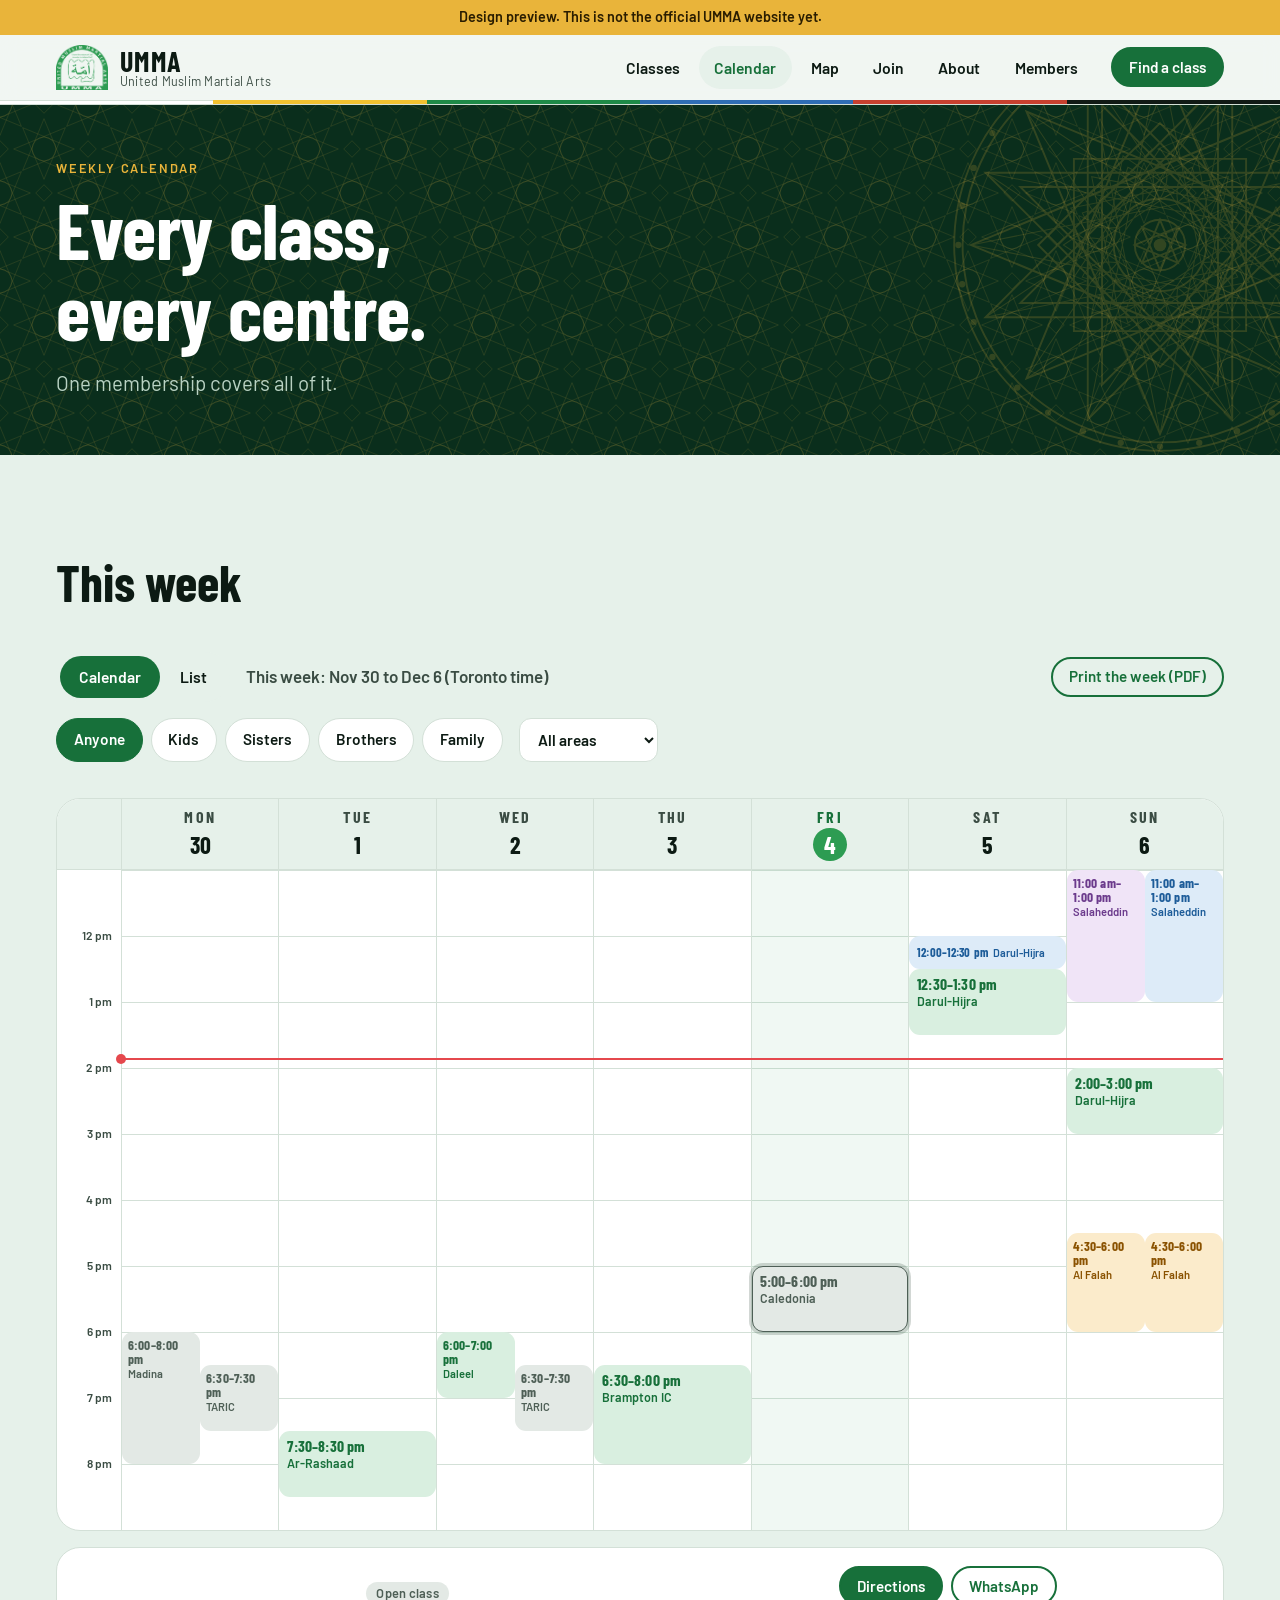
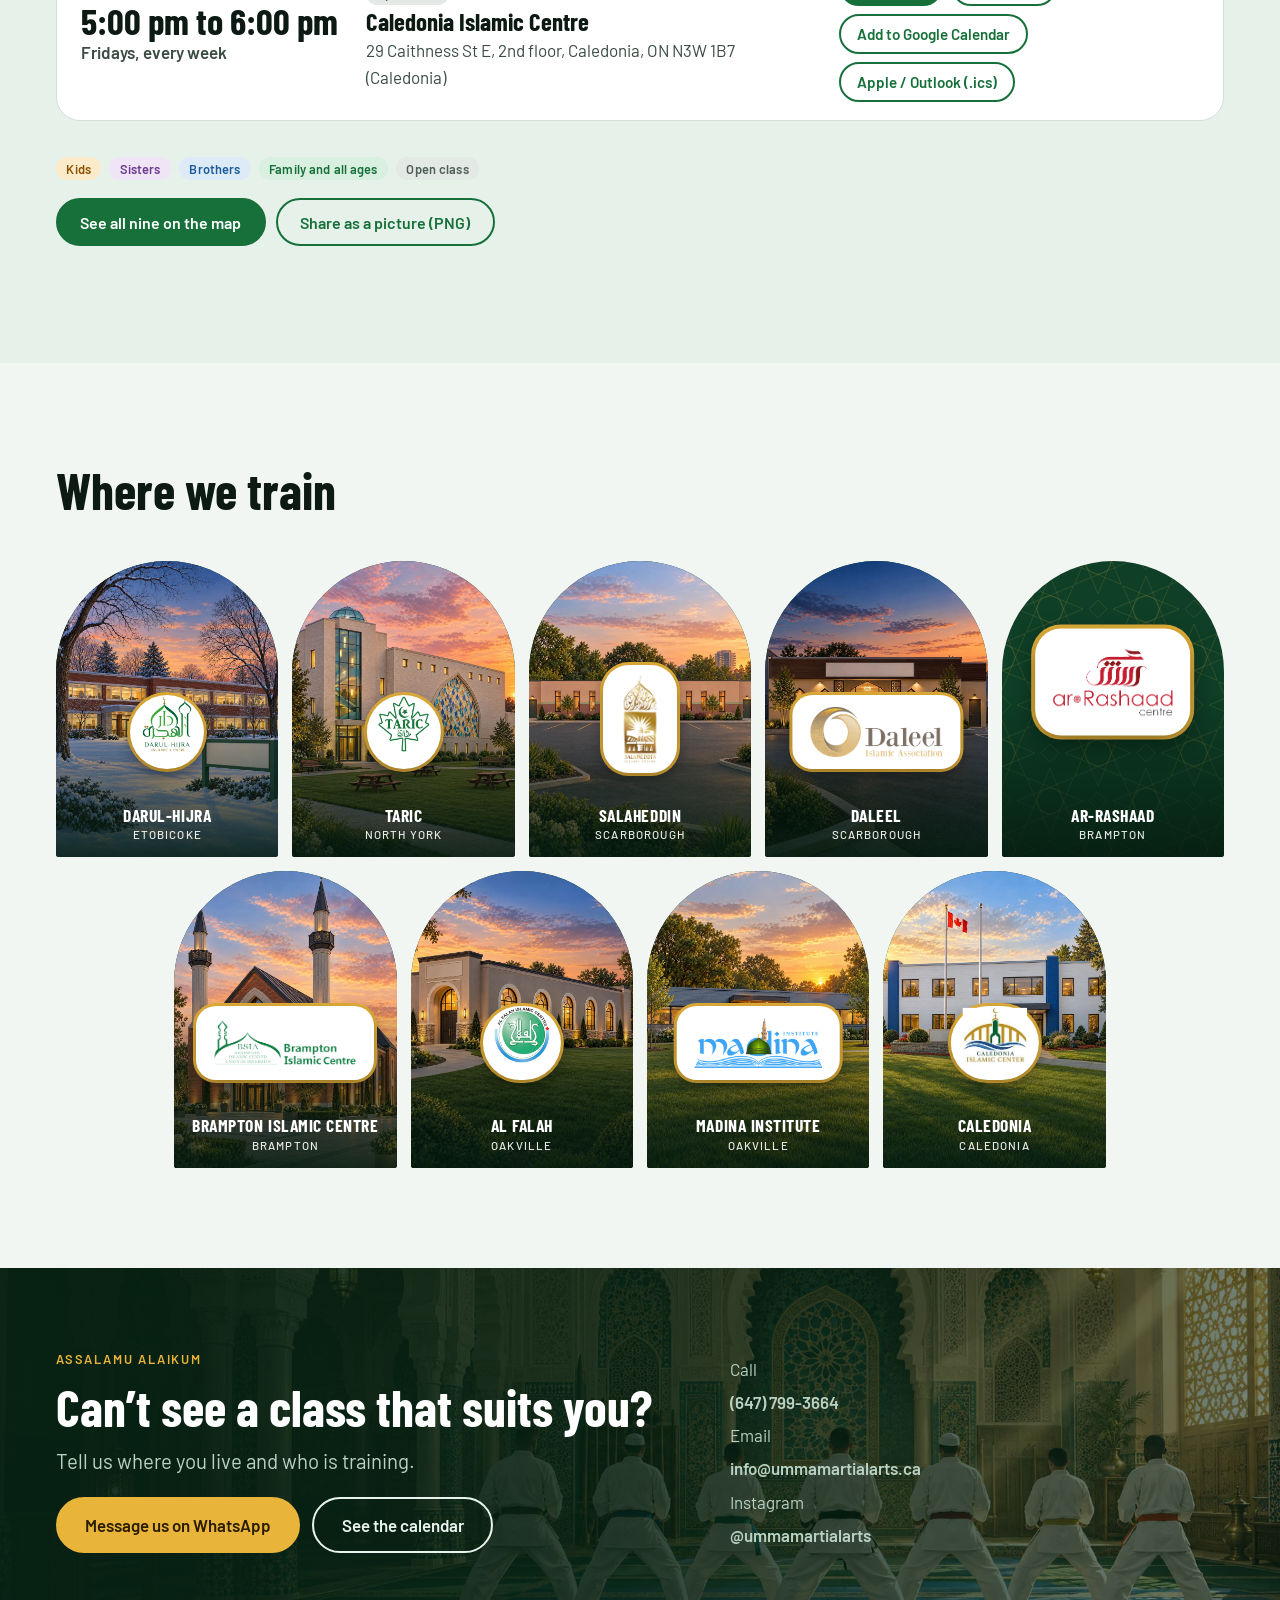
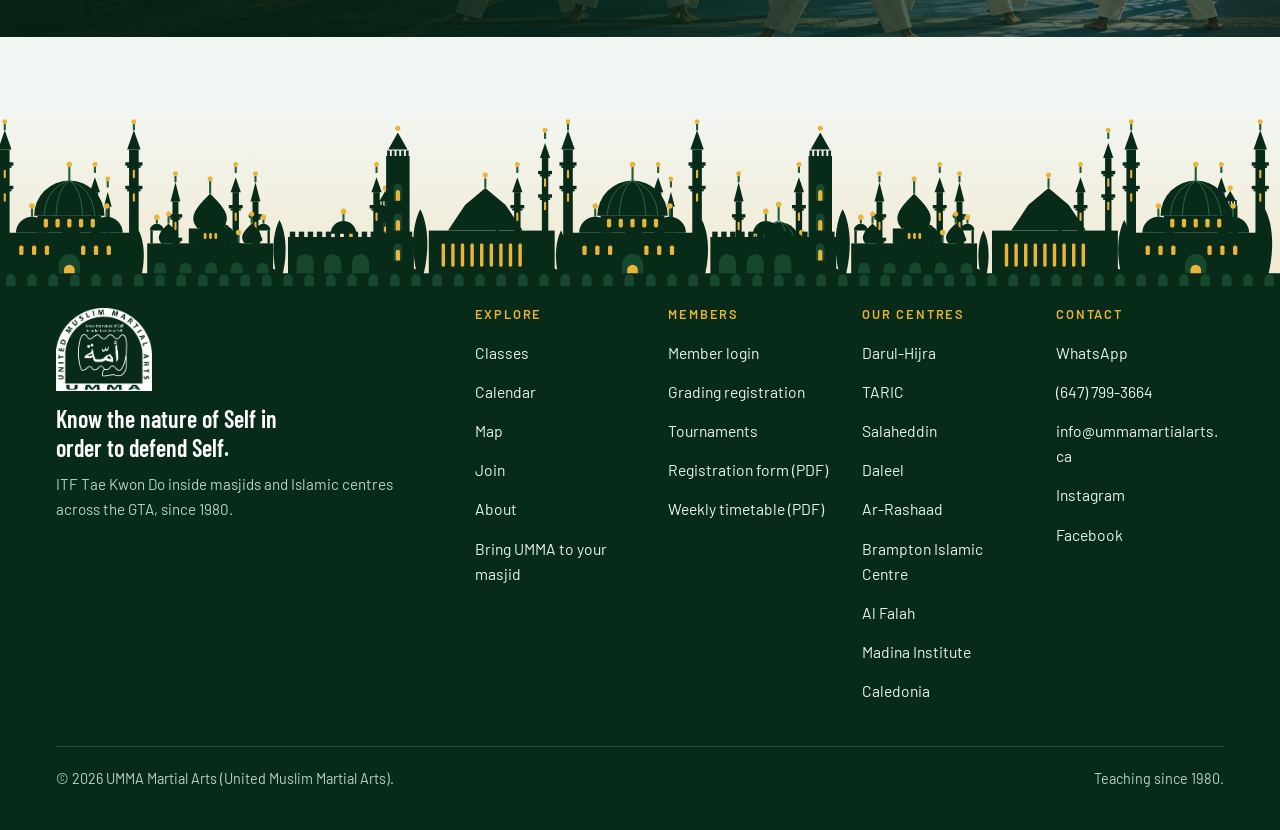
<file: schedule.html>
<!doctype html>
<html lang="en">
<head>
<meta charset="utf-8">
<meta name="viewport" content="width=device-width, initial-scale=1, viewport-fit=cover">
<title>Weekly class calendar | UMMA Martial Arts</title>
<meta name="description" content="The weekly UMMA class calendar for nine masjids and Islamic centres across the GTA. Filter by who is training and where, and add classes to your own calendar.">
<meta name="robots" content="noindex, nofollow">
<link rel="canonical" href="https://sales580.github.io/umma-martial-arts-redesign/schedule.html">
<meta name="theme-color" content="#0A2E1C">
<meta property="og:type" content="website">
<meta property="og:site_name" content="UMMA Martial Arts">
<meta property="og:title" content="Weekly class calendar | UMMA Martial Arts">
<meta property="og:description" content="The weekly UMMA class calendar for nine masjids and Islamic centres across the GTA. Filter by who is training and where, and add classes to your own calendar.">
<meta property="og:url" content="https://sales580.github.io/umma-martial-arts-redesign/schedule.html">
<meta property="og:image" content="https://sales580.github.io/umma-martial-arts-redesign/og-image.jpg">
<meta name="twitter:card" content="summary_large_image">
<link rel="icon" type="image/png" href="favicon-64.png">
<link rel="apple-touch-icon" href="apple-touch-icon.png">
<link rel="preconnect" href="https://fonts.googleapis.com"><link rel="preconnect" href="https://fonts.gstatic.com" crossorigin><link href="https://fonts.googleapis.com/css2?family=Amiri:wght@400&family=Barlow+Condensed:wght@600;700&family=Barlow:wght@400;500;600&display=swap" rel="stylesheet">
<link rel="stylesheet" href="site.css">

</head>
<body>
<script>document.documentElement.classList.add("js")</script>
<a class="skip" href="#main">Skip to content</a>
<div class="preview-bar" role="note">Design preview. This is not the official UMMA website yet.</div>
<header class="site-header">
  <div class="wrap bar">
    <a class="brand" href="index.html" aria-label="UMMA Martial Arts, home">
      <img class="brand-logo" src="umma-logo-green.png" width="52" height="45" alt="">
      <span class="brand-text"><strong>UMMA</strong><span>United Muslim Martial Arts</span></span>
    </a>
    <nav class="nav" aria-label="Main"><a href="classes.html">Classes</a><a href="schedule.html" aria-current="page">Calendar</a><a href="map.html">Map</a><a href="join.html">Join</a><a href="about.html">About</a><a href="members.html">Members</a></nav>
    <a class="btn btn-sm hide-sm" href="schedule.html">Find a class</a>
  </div>
  <div class="beltbar" aria-hidden="true"><i></i><i></i><i></i><i></i><i></i><i></i></div>
</header>
<main id="main">
<section class="page-hero has-orn on-deep"><div class="ph-orn" aria-hidden="true"><svg class="orn" viewBox="0 0 200 200" aria-hidden="true"><circle cx="100" cy="100" r="98" class="orn-ring"/><circle cx="100" cy="100" r="94" class="orn-ring"/><circle cx="196.0" cy="100.0" r="1.5" class="orn-dot"/><circle cx="194.2" cy="118.7" r="1.5" class="orn-dot"/><circle cx="188.7" cy="136.7" r="1.5" class="orn-dot"/><circle cx="179.8" cy="153.3" r="1.5" class="orn-dot"/><circle cx="167.9" cy="167.9" r="1.5" class="orn-dot"/><circle cx="153.3" cy="179.8" r="1.5" class="orn-dot"/><circle cx="136.7" cy="188.7" r="1.5" class="orn-dot"/><circle cx="118.7" cy="194.2" r="1.5" class="orn-dot"/><circle cx="100.0" cy="196.0" r="1.5" class="orn-dot"/><circle cx="81.3" cy="194.2" r="1.5" class="orn-dot"/><circle cx="63.3" cy="188.7" r="1.5" class="orn-dot"/><circle cx="46.7" cy="179.8" r="1.5" class="orn-dot"/><circle cx="32.1" cy="167.9" r="1.5" class="orn-dot"/><circle cx="20.2" cy="153.3" r="1.5" class="orn-dot"/><circle cx="11.3" cy="136.7" r="1.5" class="orn-dot"/><circle cx="5.8" cy="118.7" r="1.5" class="orn-dot"/><circle cx="4.0" cy="100.0" r="1.5" class="orn-dot"/><circle cx="5.8" cy="81.3" r="1.5" class="orn-dot"/><circle cx="11.3" cy="63.3" r="1.5" class="orn-dot"/><circle cx="20.2" cy="46.7" r="1.5" class="orn-dot"/><circle cx="32.1" cy="32.1" r="1.5" class="orn-dot"/><circle cx="46.7" cy="20.2" r="1.5" class="orn-dot"/><circle cx="63.3" cy="11.3" r="1.5" class="orn-dot"/><circle cx="81.3" cy="5.8" r="1.5" class="orn-dot"/><circle cx="100.0" cy="4.0" r="1.5" class="orn-dot"/><circle cx="118.7" cy="5.8" r="1.5" class="orn-dot"/><circle cx="136.7" cy="11.3" r="1.5" class="orn-dot"/><circle cx="153.3" cy="20.2" r="1.5" class="orn-dot"/><circle cx="167.9" cy="32.1" r="1.5" class="orn-dot"/><circle cx="179.8" cy="46.7" r="1.5" class="orn-dot"/><circle cx="188.7" cy="63.3" r="1.5" class="orn-dot"/><circle cx="194.2" cy="81.3" r="1.5" class="orn-dot"/><path d="M100.0 10.0 L163.6 163.6 L10.0 100.0 L163.6 36.4 L100.0 190.0 L36.4 36.4 L190.0 100.0 L36.4 163.6 Z M134.4 16.9 L134.4 183.1 L16.9 65.6 L183.1 65.6 L65.6 183.1 L65.6 16.9 L183.1 134.4 L16.9 134.4 Z" class="orn-star"/><path d="M100.0 10.0 L134.4 183.1 L36.4 36.4 L183.1 134.4 L10.0 100.0 L183.1 65.6 L36.4 163.6 L134.4 16.9 L100.0 190.0 L65.6 16.9 L163.6 163.6 L16.9 65.6 L190.0 100.0 L16.9 134.4 L163.6 36.4 L65.6 183.1 Z" class="orn-star thin"/><path d="M127.6 33.5 L127.6 166.5 L33.5 72.4 L166.5 72.4 L72.4 166.5 L72.4 33.5 L166.5 127.6 L33.5 127.6 Z" class="orn-star"/><path d="M100.0 42.0 L158.0 100.0 L100.0 158.0 L42.0 100.0 Z M141.0 59.0 L141.0 141.0 L59.0 141.0 L59.0 59.0 Z" class="orn-star"/><path d="M100.0 54.0 L142.5 117.6 L67.5 132.5 L82.4 57.5 L146.0 100.0 L82.4 142.5 L67.5 67.5 L142.5 82.4 L100.0 146.0 L57.5 82.4 L132.5 67.5 L117.6 142.5 L54.0 100.0 L117.6 57.5 L132.5 132.5 L57.5 117.6 Z" class="orn-star thin"/><path d="M122.0 100.0Q133.3 106.6 140.0 100.0Q133.3 93.4 122.0 100.0z" class="orn-star thin"/><path d="M120.3 108.4Q128.3 118.9 137.0 115.3Q133.3 106.6 120.3 108.4z" class="orn-star thin"/><path d="M115.6 115.6Q118.9 128.3 128.3 128.3Q128.3 118.9 115.6 115.6z" class="orn-star thin"/><path d="M108.4 120.3Q106.6 133.3 115.3 137.0Q118.9 128.3 108.4 120.3z" class="orn-star thin"/><path d="M100.0 122.0Q93.4 133.3 100.0 140.0Q106.6 133.3 100.0 122.0z" class="orn-star thin"/><path d="M91.6 120.3Q81.1 128.3 84.7 137.0Q93.4 133.3 91.6 120.3z" class="orn-star thin"/><path d="M84.4 115.6Q71.7 118.9 71.7 128.3Q81.1 128.3 84.4 115.6z" class="orn-star thin"/><path d="M79.7 108.4Q66.7 106.6 63.0 115.3Q71.7 118.9 79.7 108.4z" class="orn-star thin"/><path d="M78.0 100.0Q66.7 93.4 60.0 100.0Q66.7 106.6 78.0 100.0z" class="orn-star thin"/><path d="M79.7 91.6Q71.7 81.1 63.0 84.7Q66.7 93.4 79.7 91.6z" class="orn-star thin"/><path d="M84.4 84.4Q81.1 71.7 71.7 71.7Q71.7 81.1 84.4 84.4z" class="orn-star thin"/><path d="M91.6 79.7Q93.4 66.7 84.7 63.0Q81.1 71.7 91.6 79.7z" class="orn-star thin"/><path d="M100.0 78.0Q106.6 66.7 100.0 60.0Q93.4 66.7 100.0 78.0z" class="orn-star thin"/><path d="M108.4 79.7Q118.9 71.7 115.3 63.0Q106.6 66.7 108.4 79.7z" class="orn-star thin"/><path d="M115.6 84.4Q128.3 81.1 128.3 71.7Q118.9 71.7 115.6 84.4z" class="orn-star thin"/><path d="M120.3 91.6Q133.3 93.4 137.0 84.7Q128.3 81.1 120.3 91.6z" class="orn-star thin"/><circle cx="100" cy="100" r="22" class="orn-ring"/><circle cx="100" cy="100" r="12" class="orn-ring"/><path d="M100.0 88.0 L108.5 108.5 L88.0 100.0 L108.5 91.5 L100.0 112.0 L91.5 91.5 L112.0 100.0 L91.5 108.5 Z" class="orn-star"/><circle cx="100" cy="100" r="3" class="orn-dot"/></svg></div><div class="wrap">
  <p class="eyebrow">Weekly calendar</p><h1>Every class, every centre.</h1><p class="lead">One membership covers all of it.</p></div></section>
<section class="section section-tint" id="calendar" aria-labelledby="cal-h"><div class="wrap">
  <div class="section-head"><h2 id="cal-h">This week</h2></div>
  <div class="cal" data-cal>
  <div class="viewbar">
    <div class="viewtabs" role="tablist" aria-label="Calendar view">
      <button type="button" role="tab" id="tab-grid" aria-selected="true" aria-controls="view-grid" data-view="grid">Calendar</button>
      <button type="button" role="tab" id="tab-list" aria-selected="false" aria-controls="view-list" data-view="list">List</button>
    </div>
    <p class="week-range" data-week-range></p>
    <a class="btn btn-sm btn-line" href="UMMA-weekly-timetable.pdf" target="_blank" rel="noopener">Print the week (PDF)</a>
  </div>
  <div class="filters" data-filters hidden>
    <div class="chips" role="group" aria-label="Who is training?"><button class="chip" type="button" data-who-chip="any" aria-pressed="true">Anyone</button><button class="chip" type="button" data-who-chip="kids" aria-pressed="false">Kids</button><button class="chip" type="button" data-who-chip="sisters" aria-pressed="false">Sisters</button><button class="chip" type="button" data-who-chip="brothers" aria-pressed="false">Brothers</button><button class="chip" type="button" data-who-chip="all" aria-pressed="false">Family</button></div>
    <label><span class="sr">Area</span><select id="area-filter" class="area-sel"><option value="">All areas</option><option>Etobicoke</option><option>North York</option><option>Scarborough</option><option>Brampton</option><option>Oakville</option><option>Caledonia</option></select></label>
  </div>
  <div id="view-grid" role="tabpanel" aria-labelledby="tab-grid"><div class="cal-scroll"><div class="cal-in"><div class="cal-head"><div class="cal-corner"></div><div class="cal-day" data-day="1"><b>Mon</b><span class="date" data-date></span></div><div class="cal-day" data-day="2"><b>Tue</b><span class="date" data-date></span></div><div class="cal-day" data-day="3"><b>Wed</b><span class="date" data-date></span></div><div class="cal-day" data-day="4"><b>Thu</b><span class="date" data-date></span></div><div class="cal-day" data-day="5"><b>Fri</b><span class="date" data-date></span></div><div class="cal-day" data-day="6"><b>Sat</b><span class="date" data-date></span></div><div class="cal-day" data-day="7"><b>Sun</b><span class="date" data-date></span></div></div><div class="cal-body"><div class="cal-axis" aria-hidden="true"><span style="top:10.000%">12 pm</span><span style="top:20.000%">1 pm</span><span style="top:30.000%">2 pm</span><span style="top:40.000%">3 pm</span><span style="top:50.000%">4 pm</span><span style="top:60.000%">5 pm</span><span style="top:70.000%">6 pm</span><span style="top:80.000%">7 pm</span><span style="top:90.000%">8 pm</span></div><div class="cal-cols"><div class="cal-col" data-day="1"><button type="button" class="ev t-open" data-id="c1" data-who="open" data-area="Oakville" data-n="2" style="top:70.000%;height:20.000%;left:0.000%;width:50.000%" aria-label="Monday 6:00–8:00 pm, Madina Institute – Canada, Open class"><b>6:00–8:00 pm</b><span>Madina</span></button><button type="button" class="ev t-open" data-id="c2" data-who="open" data-area="North York" data-n="2" style="top:75.000%;height:10.000%;left:50.000%;width:50.000%" aria-label="Monday 6:30–7:30 pm, TARIC Islamic Centre, Open class"><b>6:30–7:30 pm</b><span>TARIC</span></button></div><div class="cal-col" data-day="2"><button type="button" class="ev t-all" data-id="c3" data-who="all kids brothers" data-area="Brampton" data-n="1" style="top:85.000%;height:10.000%;left:0.000%;width:100.000%" aria-label="Tuesday 7:30–8:30 pm, Ar-Rashaad Centre, Family class (5+)"><b>7:30–8:30 pm</b><span>Ar-Rashaad</span></button></div><div class="cal-col" data-day="3"><button type="button" class="ev t-all" data-id="c4" data-who="all kids brothers" data-area="Scarborough" data-n="2" style="top:70.000%;height:10.000%;left:0.000%;width:50.000%" aria-label="Wednesday 6:00–7:00 pm, Daleel Islamic Association, All ages (5+)"><b>6:00–7:00 pm</b><span>Daleel</span></button><button type="button" class="ev t-open" data-id="c5" data-who="open" data-area="North York" data-n="2" style="top:75.000%;height:10.000%;left:50.000%;width:50.000%" aria-label="Wednesday 6:30–7:30 pm, TARIC Islamic Centre, Open class"><b>6:30–7:30 pm</b><span>TARIC</span></button></div><div class="cal-col" data-day="4"><button type="button" class="ev t-all" data-id="c6" data-who="all kids brothers" data-area="Brampton" data-n="1" style="top:75.000%;height:15.000%;left:0.000%;width:100.000%" aria-label="Thursday 6:30–8:00 pm, Brampton Islamic Centre, All ages (5+)"><b>6:30–8:00 pm</b><span>Brampton IC</span></button></div><div class="cal-col" data-day="5"><button type="button" class="ev t-open" data-id="c7" data-who="open" data-area="Caledonia" data-n="1" style="top:60.000%;height:10.000%;left:0.000%;width:100.000%" aria-label="Friday 5:00–6:00 pm, Caledonia Islamic Centre, Open class"><b>5:00–6:00 pm</b><span>Caledonia</span></button></div><div class="cal-col" data-day="6"><button type="button" class="ev t-brothers" data-id="c8" data-who="brothers" data-area="Etobicoke" data-n="1" data-short="1" style="top:10.000%;height:5.000%;left:0.000%;width:100.000%" aria-label="Saturday 12:00–12:30 pm, Darul-Hijra Islamic Centre, Men&#x27;s class (15+)"><b>12:00–12:30 pm</b><span>Darul-Hijra</span></button><button type="button" class="ev t-all" data-id="c9" data-who="all kids brothers" data-area="Etobicoke" data-n="1" style="top:15.000%;height:10.000%;left:0.000%;width:100.000%" aria-label="Saturday 12:30–1:30 pm, Darul-Hijra Islamic Centre, All ages (5+)"><b>12:30–1:30 pm</b><span>Darul-Hijra</span></button></div><div class="cal-col" data-day="7"><button type="button" class="ev t-sisters" data-id="c10" data-who="sisters kids" data-area="Scarborough" data-n="2" style="top:0.000%;height:20.000%;left:0.000%;width:50.000%" aria-label="Sunday 11:00 am–1:00 pm, Salaheddin Islamic Centre, Sisters&#x27; class (girls 5+)"><b>11:00 am–1:00 pm</b><span>Salaheddin</span></button><button type="button" class="ev t-brothers" data-id="c11" data-who="brothers kids" data-area="Scarborough" data-n="2" style="top:0.000%;height:20.000%;left:50.000%;width:50.000%" aria-label="Sunday 11:00 am–1:00 pm, Salaheddin Islamic Centre, Brothers&#x27; class (boys 5+)"><b>11:00 am–1:00 pm</b><span>Salaheddin</span></button><button type="button" class="ev t-all" data-id="c12" data-who="all kids brothers" data-area="Etobicoke" data-n="1" style="top:30.000%;height:10.000%;left:0.000%;width:100.000%" aria-label="Sunday 2:00–3:00 pm, Darul-Hijra Islamic Centre, All ages (5+)"><b>2:00–3:00 pm</b><span>Darul-Hijra</span></button><button type="button" class="ev t-kids" data-id="c13" data-who="kids" data-area="Oakville" data-n="2" style="top:55.000%;height:15.000%;left:0.000%;width:50.000%" aria-label="Sunday 4:30–6:00 pm, Al Falah Islamic Centre, Kids beginner (5+)"><b>4:30–6:00 pm</b><span>Al Falah</span></button><button type="button" class="ev t-kids" data-id="c14" data-who="kids" data-area="Oakville" data-n="2" style="top:55.000%;height:15.000%;left:50.000%;width:50.000%" aria-label="Sunday 4:30–6:00 pm, Al Falah Islamic Centre, Kids advanced (5+)"><b>4:30–6:00 pm</b><span>Al Falah</span></button></div><div class="cal-now" hidden></div></div></div></div></div></div>
  <div id="view-list" role="tabpanel" aria-labelledby="tab-list" hidden><ol class="week" data-week><li class="day" data-day="1"><h3 class="day-name">Monday<span class="today-badge" hidden>Today</span></h3><ul class="slots"><li class="slot" data-id="c1" data-who="open" data-area="Oakville"><a href="map.html#madina"><span class="t">6:00–8:00 pm</span><span class="w">Madina Institute &middot; Oakville</span><span class="tag tag-open">Open class</span></a></li><li class="slot" data-id="c2" data-who="open" data-area="North York"><a href="map.html#taric"><span class="t">6:30–7:30 pm</span><span class="w">TARIC &middot; North York</span><span class="tag tag-open">Open class</span></a></li></ul></li><li class="day" data-day="2"><h3 class="day-name">Tuesday<span class="today-badge" hidden>Today</span></h3><ul class="slots"><li class="slot" data-id="c3" data-who="all kids brothers" data-area="Brampton"><a href="map.html#arrashaad"><span class="t">7:30–8:30 pm</span><span class="w">Ar-Rashaad &middot; Brampton</span><span class="tag tag-all">Family class (5+)</span></a></li></ul></li><li class="day" data-day="3"><h3 class="day-name">Wednesday<span class="today-badge" hidden>Today</span></h3><ul class="slots"><li class="slot" data-id="c4" data-who="all kids brothers" data-area="Scarborough"><a href="map.html#daleel"><span class="t">6:00–7:00 pm</span><span class="w">Daleel &middot; Scarborough</span><span class="tag tag-all">All ages (5+)</span></a></li><li class="slot" data-id="c5" data-who="open" data-area="North York"><a href="map.html#taric"><span class="t">6:30–7:30 pm</span><span class="w">TARIC &middot; North York</span><span class="tag tag-open">Open class</span></a></li></ul></li><li class="day" data-day="4"><h3 class="day-name">Thursday<span class="today-badge" hidden>Today</span></h3><ul class="slots"><li class="slot" data-id="c6" data-who="all kids brothers" data-area="Brampton"><a href="map.html#bic"><span class="t">6:30–8:00 pm</span><span class="w">Brampton Islamic Centre &middot; Brampton</span><span class="tag tag-all">All ages (5+)</span></a></li></ul></li><li class="day" data-day="5"><h3 class="day-name">Friday<span class="today-badge" hidden>Today</span></h3><ul class="slots"><li class="slot" data-id="c7" data-who="open" data-area="Caledonia"><a href="map.html#caledonia"><span class="t">5:00–6:00 pm</span><span class="w">Caledonia &middot; Caledonia</span><span class="tag tag-open">Open class</span></a></li></ul></li><li class="day" data-day="6"><h3 class="day-name">Saturday<span class="today-badge" hidden>Today</span></h3><ul class="slots"><li class="slot" data-id="c8" data-who="brothers" data-area="Etobicoke"><a href="map.html#darulhijra"><span class="t">12:00–12:30 pm</span><span class="w">Darul-Hijra &middot; Etobicoke</span><span class="tag tag-brothers">Men&#x27;s class (15+)</span></a></li><li class="slot" data-id="c9" data-who="all kids brothers" data-area="Etobicoke"><a href="map.html#darulhijra"><span class="t">12:30–1:30 pm</span><span class="w">Darul-Hijra &middot; Etobicoke</span><span class="tag tag-all">All ages (5+)</span></a></li></ul></li><li class="day" data-day="7"><h3 class="day-name">Sunday<span class="today-badge" hidden>Today</span></h3><ul class="slots"><li class="slot" data-id="c10" data-who="sisters kids" data-area="Scarborough"><a href="map.html#salaheddin"><span class="t">11:00 am–1:00 pm</span><span class="w">Salaheddin &middot; Scarborough</span><span class="tag tag-sisters">Sisters&#x27; class (girls 5+)</span></a></li><li class="slot" data-id="c11" data-who="brothers kids" data-area="Scarborough"><a href="map.html#salaheddin"><span class="t">11:00 am–1:00 pm</span><span class="w">Salaheddin &middot; Scarborough</span><span class="tag tag-brothers">Brothers&#x27; class (boys 5+)</span></a></li><li class="slot" data-id="c12" data-who="all kids brothers" data-area="Etobicoke"><a href="map.html#darulhijra"><span class="t">2:00–3:00 pm</span><span class="w">Darul-Hijra &middot; Etobicoke</span><span class="tag tag-all">All ages (5+)</span></a></li><li class="slot" data-id="c13" data-who="kids" data-area="Oakville"><a href="map.html#alfalah"><span class="t">4:30–6:00 pm</span><span class="w">Al Falah &middot; Oakville</span><span class="tag tag-kids">Kids beginner (5+)</span></a></li><li class="slot" data-id="c14" data-who="kids" data-area="Oakville"><a href="map.html#alfalah"><span class="t">4:30–6:00 pm</span><span class="w">Al Falah &middot; Oakville</span><span class="tag tag-kids">Kids advanced (5+)</span></a></li></ul></li></ol></div>
  <p class="week-empty" id="week-empty" role="status" hidden>No class matches that choice. Message us on WhatsApp and we will find one.</p>
  <aside class="cal-detail" id="cal-detail" aria-live="polite">
    <div class="cd-time"><b data-cd="time">Pick a class</b><span data-cd="day">Tap any block above</span></div>
    <div class="cd-main"><span data-cd="tag"></span><h3 data-cd="centre"></h3><p data-cd="addr"></p></div>
    <div class="cd-actions">
      <a class="btn btn-sm" data-cd="dir" href="#" target="_blank" rel="noopener">Directions</a>
      <a class="btn btn-sm btn-line" data-cd="wa" href="#" target="_blank" rel="noopener">WhatsApp</a>
      <a class="btn btn-sm btn-line" data-cd="gcal" href="#" target="_blank" rel="noopener">Add to Google Calendar</a>
      <a class="btn btn-sm btn-line" data-cd="ics" href="#" download="umma-class.ics">Apple / Outlook (.ics)</a>
    </div>
  </aside>
  <p class="legend"><span class="tag tag-kids">Kids</span> <span class="tag tag-sisters">Sisters</span> <span class="tag tag-brothers">Brothers</span> <span class="tag tag-all">Family and all ages</span> <span class="tag tag-open">Open class</span></p>
</div>
  <p class="sec-actions"><a class="btn" href="map.html">See all nine on the map</a><a class="btn btn-line" href="UMMA-weekly-timetable.png" target="_blank" rel="noopener">Share as a picture (PNG)</a></p>
</div></section>
<section class="section" aria-labelledby="homes-h"><div class="wrap">
  <div class="section-head rv"><h2 id="homes-h">Where we train</h2></div>
  <div class="mosaic"><a class="mo" href="map.html#darulhijra"><img class="mo-pic" src="centre-darulhijra.webp" alt="Illustration of the Darul-Hijra Islamic Centre building on Kipling Avenue on a winter evening" width="900" height="1125" loading="lazy"><span class="mo-logo "><img src="logo-darulhijra.png" alt="Darul-Hijra logo" width="160" height="160" loading="lazy"></span><span class="mo-name">Darul-Hijra<em>Etobicoke</em></span></a><a class="mo" href="map.html#taric"><img class="mo-pic" src="centre-taric.webp" alt="Illustration of the TARIC Islamic Centre building with a lawn and picnic tables at dusk" width="900" height="1125" loading="lazy"><span class="mo-logo "><img src="logo-taric.png" alt="TARIC logo" width="160" height="160" loading="lazy"></span><span class="mo-name">TARIC<em>North York</em></span></a><a class="mo" href="map.html#salaheddin"><img class="mo-pic" src="centre-salaheddin.webp" alt="Illustration of the Salaheddin Islamic Centre building and its dome at dusk" width="900" height="1125" loading="lazy"><span class="mo-logo tall"><img src="logo-salaheddin.png" alt="Salaheddin logo" width="160" height="160" loading="lazy"></span><span class="mo-name">Salaheddin<em>Scarborough</em></span></a><a class="mo" href="map.html#daleel"><img class="mo-pic" src="centre-daleel.webp" alt="Illustration of the Daleel Islamic Association centre on Kingston Road" width="900" height="1125" loading="lazy"><span class="mo-logo wide"><img src="logo-daleel.png" alt="Daleel logo" width="160" height="160" loading="lazy"></span><span class="mo-name">Daleel<em>Scarborough</em></span></a><a class="mo is-logo" href="map.html#arrashaad"><span class="mo-logo wide"><img src="logo-arrashaad.png" alt="Ar-Rashaad logo" width="160" height="160" loading="lazy"></span><span class="mo-name">Ar-Rashaad<em>Brampton</em></span></a><a class="mo" href="map.html#bic"><img class="mo-pic" src="centre-bic.webp" alt="Illustration of the Brampton Islamic Centre with its two minarets" width="900" height="1125" loading="lazy"><span class="mo-logo wide"><img src="logo-bic.png" alt="Brampton Islamic Centre logo" width="160" height="160" loading="lazy"></span><span class="mo-name">Brampton Islamic Centre<em>Brampton</em></span></a><a class="mo" href="map.html#alfalah"><img class="mo-pic" src="centre-alfalah.webp" alt="Illustration of the Al Falah Islamic Centre building in Oakville" width="900" height="1125" loading="lazy"><span class="mo-logo "><img src="logo-alfalah.png" alt="Al Falah logo" width="160" height="160" loading="lazy"></span><span class="mo-name">Al Falah<em>Oakville</em></span></a><a class="mo" href="map.html#madina"><img class="mo-pic" src="centre-madina.webp" alt="Illustration of the Madina Institute Canada building" width="900" height="1125" loading="lazy"><span class="mo-logo wide"><img src="logo-madina.png" alt="Madina Institute logo" width="160" height="160" loading="lazy"></span><span class="mo-name">Madina Institute<em>Oakville</em></span></a><a class="mo" href="map.html#caledonia"><img class="mo-pic" src="centre-caledonia.webp" alt="Illustration of the building where the Caledonia Islamic Centre meets, with a Canadian flag" width="900" height="1125" loading="lazy"><span class="mo-logo "><img src="logo-caledonia.png" alt="Caledonia logo" width="160" height="160" loading="lazy"></span><span class="mo-name">Caledonia<em>Caledonia</em></span></a></div>
</div></section><section class="cta has-img on-deep" aria-labelledby="cta-h">
  <div class="cta-bg" style="background-image:url(art-hero-wide.webp);background-position:72% 50%" aria-hidden="true"></div>
  <div class="wrap">
    <div class="rv">
      <p class="eyebrow">Assalamu alaikum</p>
      <h2 id="cta-h">Can’t see a class that suits you?</h2>
      <p class="lead" style="margin-top:.8rem">Tell us where you live and who is training.</p>
      <div class="btn-row"><a class="btn btn-gold btn-lg" href="https://wa.me/16477993664?text=Assalamu%20alaikum%2C%20I%20would%20like%20to%20ask%20about%20UMMA%20classes." target="_blank" rel="noopener">Message us on WhatsApp</a><a class="btn btn-ghost btn-lg" href="schedule.html">See the calendar</a></div>
    </div>
    <p class="contact-lines"><span>Call</span>(647) 799-3664<br><span>Email</span>info@ummamartialarts.ca<br><span>Instagram</span>@ummamartialarts</p>
  </div>
</section>
</main>
<div class="skywrap" aria-hidden="true"><svg class="skyline" viewBox="0 0 1200 170" preserveAspectRatio="xMidYMax slice" aria-hidden="true"><defs><linearGradient id="skh" x1="0" y1="0" x2="0" y2="1"><stop offset="0" stop-color="#E9B43A" stop-opacity="0"/><stop offset="1" stop-color="#E9B43A" stop-opacity=".2"/></linearGradient></defs><rect x="0" y="0" width="1200" height="170" fill="url(#skh)"/><path d="M28.0 162a20.0 20.0 0 0 1 40.0 0z" class="sk-far"/><path d="M48.0 142.0v-10" class="sk-l"/><circle cx="48.0" cy="130.0" r="2.6" class="sk-g"/><rect x="86" y="80" width="6" height="88" class="sk-far"/><rect x="82.5" y="92" width="13" height="3.2" class="sk-far"/><rect x="84.2" y="95.2" width="9.6" height="2" class="sk-far"/><rect x="88.0" y="99" width="2" height="8" rx="1" class="sk-win"/><path d="M84.2 80L89.0 66L93.8 80z" class="sk-far"/><path d="M89.0 62v-6" class="sk-l"/><circle cx="89.0" cy="54" r="2.3" class="sk-g"/><path d="M107.0 164a13.0 13.0 0 0 1 26.0 0z" class="sk-far"/><path d="M120.0 151.0v-6" class="sk-l"/><circle cx="120.0" cy="143.0" r="2.6" class="sk-g"/><path d="M160.0 162a20.0 20.0 0 0 1 40.0 0z" class="sk-far"/><path d="M180.0 142.0v-10" class="sk-l"/><circle cx="180.0" cy="130.0" r="2.6" class="sk-g"/><rect x="218" y="80" width="6" height="88" class="sk-far"/><rect x="214.5" y="92" width="13" height="3.2" class="sk-far"/><rect x="216.2" y="95.2" width="9.6" height="2" class="sk-far"/><rect x="220.0" y="99" width="2" height="8" rx="1" class="sk-win"/><path d="M216.2 80L221.0 66L225.8 80z" class="sk-far"/><path d="M221.0 62v-6" class="sk-l"/><circle cx="221.0" cy="54" r="2.3" class="sk-g"/><path d="M239.0 164a13.0 13.0 0 0 1 26.0 0z" class="sk-far"/><path d="M252.0 151.0v-6" class="sk-l"/><circle cx="252.0" cy="143.0" r="2.6" class="sk-g"/><path d="M292.0 162a20.0 20.0 0 0 1 40.0 0z" class="sk-far"/><path d="M312.0 142.0v-10" class="sk-l"/><circle cx="312.0" cy="130.0" r="2.6" class="sk-g"/><rect x="350" y="80" width="6" height="88" class="sk-far"/><rect x="346.5" y="92" width="13" height="3.2" class="sk-far"/><rect x="348.2" y="95.2" width="9.6" height="2" class="sk-far"/><rect x="352.0" y="99" width="2" height="8" rx="1" class="sk-win"/><path d="M348.2 80L353.0 66L357.8 80z" class="sk-far"/><path d="M353.0 62v-6" class="sk-l"/><circle cx="353.0" cy="54" r="2.3" class="sk-g"/><path d="M371.0 164a13.0 13.0 0 0 1 26.0 0z" class="sk-far"/><path d="M384.0 151.0v-6" class="sk-l"/><circle cx="384.0" cy="143.0" r="2.6" class="sk-g"/><path d="M424.0 162a20.0 20.0 0 0 1 40.0 0z" class="sk-far"/><path d="M444.0 142.0v-10" class="sk-l"/><circle cx="444.0" cy="130.0" r="2.6" class="sk-g"/><rect x="482" y="80" width="6" height="88" class="sk-far"/><rect x="478.5" y="92" width="13" height="3.2" class="sk-far"/><rect x="480.2" y="95.2" width="9.6" height="2" class="sk-far"/><rect x="484.0" y="99" width="2" height="8" rx="1" class="sk-win"/><path d="M480.2 80L485.0 66L489.8 80z" class="sk-far"/><path d="M485.0 62v-6" class="sk-l"/><circle cx="485.0" cy="54" r="2.3" class="sk-g"/><path d="M503.0 164a13.0 13.0 0 0 1 26.0 0z" class="sk-far"/><path d="M516.0 151.0v-6" class="sk-l"/><circle cx="516.0" cy="143.0" r="2.6" class="sk-g"/><path d="M556.0 162a20.0 20.0 0 0 1 40.0 0z" class="sk-far"/><path d="M576.0 142.0v-10" class="sk-l"/><circle cx="576.0" cy="130.0" r="2.6" class="sk-g"/><rect x="614" y="80" width="6" height="88" class="sk-far"/><rect x="610.5" y="92" width="13" height="3.2" class="sk-far"/><rect x="612.2" y="95.2" width="9.6" height="2" class="sk-far"/><rect x="616.0" y="99" width="2" height="8" rx="1" class="sk-win"/><path d="M612.2 80L617.0 66L621.8 80z" class="sk-far"/><path d="M617.0 62v-6" class="sk-l"/><circle cx="617.0" cy="54" r="2.3" class="sk-g"/><path d="M635.0 164a13.0 13.0 0 0 1 26.0 0z" class="sk-far"/><path d="M648.0 151.0v-6" class="sk-l"/><circle cx="648.0" cy="143.0" r="2.6" class="sk-g"/><path d="M688.0 162a20.0 20.0 0 0 1 40.0 0z" class="sk-far"/><path d="M708.0 142.0v-10" class="sk-l"/><circle cx="708.0" cy="130.0" r="2.6" class="sk-g"/><rect x="746" y="80" width="6" height="88" class="sk-far"/><rect x="742.5" y="92" width="13" height="3.2" class="sk-far"/><rect x="744.2" y="95.2" width="9.6" height="2" class="sk-far"/><rect x="748.0" y="99" width="2" height="8" rx="1" class="sk-win"/><path d="M744.2 80L749.0 66L753.8 80z" class="sk-far"/><path d="M749.0 62v-6" class="sk-l"/><circle cx="749.0" cy="54" r="2.3" class="sk-g"/><path d="M767.0 164a13.0 13.0 0 0 1 26.0 0z" class="sk-far"/><path d="M780.0 151.0v-6" class="sk-l"/><circle cx="780.0" cy="143.0" r="2.6" class="sk-g"/><path d="M820.0 162a20.0 20.0 0 0 1 40.0 0z" class="sk-far"/><path d="M840.0 142.0v-10" class="sk-l"/><circle cx="840.0" cy="130.0" r="2.6" class="sk-g"/><rect x="878" y="80" width="6" height="88" class="sk-far"/><rect x="874.5" y="92" width="13" height="3.2" class="sk-far"/><rect x="876.2" y="95.2" width="9.6" height="2" class="sk-far"/><rect x="880.0" y="99" width="2" height="8" rx="1" class="sk-win"/><path d="M876.2 80L881.0 66L885.8 80z" class="sk-far"/><path d="M881.0 62v-6" class="sk-l"/><circle cx="881.0" cy="54" r="2.3" class="sk-g"/><path d="M899.0 164a13.0 13.0 0 0 1 26.0 0z" class="sk-far"/><path d="M912.0 151.0v-6" class="sk-l"/><circle cx="912.0" cy="143.0" r="2.6" class="sk-g"/><path d="M952.0 162a20.0 20.0 0 0 1 40.0 0z" class="sk-far"/><path d="M972.0 142.0v-10" class="sk-l"/><circle cx="972.0" cy="130.0" r="2.6" class="sk-g"/><rect x="1010" y="80" width="6" height="88" class="sk-far"/><rect x="1006.5" y="92" width="13" height="3.2" class="sk-far"/><rect x="1008.2" y="95.2" width="9.6" height="2" class="sk-far"/><rect x="1012.0" y="99" width="2" height="8" rx="1" class="sk-win"/><path d="M1008.2 80L1013.0 66L1017.8 80z" class="sk-far"/><path d="M1013.0 62v-6" class="sk-l"/><circle cx="1013.0" cy="54" r="2.3" class="sk-g"/><path d="M1031.0 164a13.0 13.0 0 0 1 26.0 0z" class="sk-far"/><path d="M1044.0 151.0v-6" class="sk-l"/><circle cx="1044.0" cy="143.0" r="2.6" class="sk-g"/><path d="M1084.0 162a20.0 20.0 0 0 1 40.0 0z" class="sk-far"/><path d="M1104.0 142.0v-10" class="sk-l"/><circle cx="1104.0" cy="130.0" r="2.6" class="sk-g"/><rect x="1142" y="80" width="6" height="88" class="sk-far"/><rect x="1138.5" y="92" width="13" height="3.2" class="sk-far"/><rect x="1140.2" y="95.2" width="9.6" height="2" class="sk-far"/><rect x="1144.0" y="99" width="2" height="8" rx="1" class="sk-win"/><path d="M1140.2 80L1145.0 66L1149.8 80z" class="sk-far"/><path d="M1145.0 62v-6" class="sk-l"/><circle cx="1145.0" cy="54" r="2.3" class="sk-g"/><path d="M1163.0 164a13.0 13.0 0 0 1 26.0 0z" class="sk-far"/><path d="M1176.0 151.0v-6" class="sk-l"/><circle cx="1176.0" cy="143.0" r="2.6" class="sk-g"/><rect x="33.4" y="135.8" width="73.2" height="32.2" class="sk-mid"/><path d="M44.6 135.8L54.5 120.9H78.1L88.0 135.8z" class="sk-mid"/><path d="M54.5 120.9L66.3 111.0L78.1 120.9z" class="sk-mid"/><path d="M66.3 111.0v-9" class="sk-l"/><circle cx="66.3" cy="103.5" r="2.4" class="sk-g"/><rect x="99.14" y="93.6" width="3.7199999999999998" height="74.4" class="sk-mid"/><rect x="95.64" y="105.6" width="10.719999999999999" height="3.2" class="sk-mid"/><rect x="97.34" y="108.8" width="7.32" height="2" class="sk-mid"/><rect x="100.0" y="112.6" width="2" height="8" rx="1" class="sk-win"/><rect x="95.64" y="127.6" width="10.719999999999999" height="3.2" class="sk-mid"/><rect x="97.34" y="130.79999999999998" width="7.32" height="2" class="sk-mid"/><rect x="100.0" y="134.6" width="2" height="8" rx="1" class="sk-win"/><path d="M97.34 93.6L101.0 79.6L104.66 93.6z" class="sk-mid"/><path d="M101.0 75.6v-6" class="sk-l"/><circle cx="101.0" cy="67.6" r="2.3" class="sk-g"/><rect x="40.9" y="143.2" width="2.0" height="13.6" rx="1.4" class="sk-win"/><rect x="46.4" y="143.2" width="2.0" height="13.6" rx="1.4" class="sk-win"/><rect x="52.0" y="143.2" width="2.0" height="13.6" rx="1.4" class="sk-win"/><rect x="57.6" y="143.2" width="2.0" height="13.6" rx="1.4" class="sk-win"/><rect x="63.2" y="143.2" width="2.0" height="13.6" rx="1.4" class="sk-win"/><rect x="68.8" y="143.2" width="2.0" height="13.6" rx="1.4" class="sk-win"/><rect x="74.3" y="143.2" width="2.0" height="13.6" rx="1.4" class="sk-win"/><rect x="79.9" y="143.2" width="2.0" height="13.6" rx="1.4" class="sk-win"/><rect x="85.5" y="143.2" width="2.0" height="13.6" rx="1.4" class="sk-win"/><rect x="165.4" y="137.0" width="73.2" height="31.0" class="sk-mid"/><path d="M171.0 137.0a9.3 9.3 0 0 1 18.6 0z" class="sk-mid"/><path d="M180.3 127.7v-8" class="sk-l"/><circle cx="180.3" cy="117.7" r="2.6" class="sk-g"/><path d="M214.4 137.0a9.3 9.3 0 0 1 18.6 0z" class="sk-mid"/><path d="M223.7 127.7v-8" class="sk-l"/><circle cx="223.7" cy="117.7" r="2.6" class="sk-g"/><rect x="183.4" y="127.1" width="37.2" height="9.9" class="sk-mid"/><path d="M181.5 127.08a20.5 20.5 0 0 1 40.9 0z" class="sk-mid"/><path d="M187.3 127.08Q188.4 111.1 202.0 106.6" class="sk-rib"/><path d="M194.2 127.08Q194.8 111.1 202.0 106.6" class="sk-rib"/><path d="M209.8 127.08Q209.2 111.1 202.0 106.6" class="sk-rib"/><path d="M216.7 127.08Q215.6 111.1 202.0 106.6" class="sk-rib"/><path d="M202.0 106.6v-13" class="sk-l"/><circle cx="202.0" cy="91.6" r="2.6" class="sk-g"/><rect x="187.1" y="128.94" width="2.48" height="4.96" rx="1.6" class="sk-win"/><rect x="193.9" y="128.94" width="2.48" height="4.96" rx="1.6" class="sk-win"/><rect x="200.8" y="128.94" width="2.48" height="4.96" rx="1.6" class="sk-win"/><rect x="207.6" y="128.94" width="2.48" height="4.96" rx="1.6" class="sk-win"/><rect x="214.4" y="128.94" width="2.48" height="4.96" rx="1.6" class="sk-win"/><rect x="161.70000000000002" y="88.64" width="5.58" height="79.36" class="sk-mid"/><rect x="158.20000000000002" y="100.64" width="12.58" height="3.2" class="sk-mid"/><rect x="159.9" y="103.84" width="9.18" height="2" class="sk-mid"/><rect x="163.5" y="107.64" width="2" height="8" rx="1" class="sk-win"/><rect x="158.20000000000002" y="122.64" width="12.58" height="3.2" class="sk-mid"/><rect x="159.9" y="125.84" width="9.18" height="2" class="sk-mid"/><rect x="163.5" y="129.64" width="2" height="8" rx="1" class="sk-win"/><path d="M159.9 88.64L164.5 70.64L169.08000000000004 88.64z" class="sk-mid"/><path d="M164.5 70.64v-6" class="sk-l"/><circle cx="164.5" cy="62.64" r="2.3" class="sk-g"/><rect x="236.72" y="88.64" width="5.58" height="79.36" class="sk-mid"/><rect x="233.22" y="100.64" width="12.58" height="3.2" class="sk-mid"/><rect x="234.92" y="103.84" width="9.18" height="2" class="sk-mid"/><rect x="238.5" y="107.64" width="2" height="8" rx="1" class="sk-win"/><rect x="233.22" y="122.64" width="12.58" height="3.2" class="sk-mid"/><rect x="234.92" y="125.84" width="9.18" height="2" class="sk-mid"/><rect x="238.5" y="129.64" width="2" height="8" rx="1" class="sk-win"/><path d="M234.92 88.64L239.5 70.64L244.10000000000002 88.64z" class="sk-mid"/><path d="M239.5 70.64v-6" class="sk-l"/><circle cx="239.5" cy="62.64" r="2.3" class="sk-g"/><path d="M195.8 168V155.6a6.2 6.2 0 0 1 12.4 0V168z" class="sk-cut"/><path d="M198.9 168V158.7a3.1 3.1 0 0 1 6.2 0V168z" class="sk-win"/><rect x="172.9" y="144.44" width="4" height="5.58" rx="1.6" class="sk-win"/><rect x="180.3" y="144.44" width="4" height="5.58" rx="1.6" class="sk-win"/><rect x="187.7" y="144.44" width="4" height="5.58" rx="1.6" class="sk-win"/><rect x="208.8" y="144.44" width="4" height="5.58" rx="1.6" class="sk-win"/><rect x="216.3" y="144.44" width="4" height="5.58" rx="1.6" class="sk-win"/><rect x="223.7" y="144.44" width="4" height="5.58" rx="1.6" class="sk-win"/><rect x="297.4" y="139.5" width="73.2" height="28.5" class="sk-mid"/><rect x="298.5" y="134.48" width="3.1" height="5" class="sk-mid"/><rect x="303.7" y="134.48" width="3.1" height="5" class="sk-mid"/><rect x="308.9" y="134.48" width="3.1" height="5" class="sk-mid"/><rect x="314.1" y="134.48" width="3.1" height="5" class="sk-mid"/><rect x="319.4" y="134.48" width="3.1" height="5" class="sk-mid"/><rect x="324.6" y="134.48" width="3.1" height="5" class="sk-mid"/><rect x="329.8" y="134.48" width="3.1" height="5" class="sk-mid"/><rect x="335.0" y="134.48" width="3.1" height="5" class="sk-mid"/><rect x="340.3" y="134.48" width="3.1" height="5" class="sk-mid"/><rect x="345.5" y="134.48" width="3.1" height="5" class="sk-mid"/><rect x="350.7" y="134.48" width="3.1" height="5" class="sk-mid"/><rect x="355.9" y="134.48" width="3.1" height="5" class="sk-mid"/><rect x="361.2" y="134.48" width="3.1" height="5" class="sk-mid"/><rect x="366.4" y="134.48" width="3.1" height="5" class="sk-mid"/><rect x="354.5" y="92.4" width="13.6" height="75.6" class="sk-mid"/><rect x="355.0" y="87.36" width="1.6" height="5" class="sk-mid"/><rect x="357.7" y="87.36" width="1.6" height="5" class="sk-mid"/><rect x="360.5" y="87.36" width="1.6" height="5" class="sk-mid"/><rect x="363.2" y="87.36" width="1.6" height="5" class="sk-mid"/><rect x="365.9" y="87.36" width="1.6" height="5" class="sk-mid"/><path d="M355.7 88.6L361.3 78.7L366.9 88.6z" class="sk-mid"/><circle cx="361.3" cy="76.2" r="2.4" class="sk-g"/><path d="M358.8 153.12V145.7a2.5 2.5 0 0 1 5.0 0V153.12z" class="sk-cut"/><path d="M360.0 153.12V148.2a1.2 1.2 0 0 1 2.5 0V153.12z" class="sk-win"/><path d="M358.8 135.76V128.3a2.5 2.5 0 0 1 5.0 0V135.76z" class="sk-cut"/><path d="M360.0 135.76V130.8a1.2 1.2 0 0 1 2.5 0V135.76z" class="sk-win"/><path d="M358.8 118.4V111.0a2.5 2.5 0 0 1 5.0 0V118.4z" class="sk-cut"/><path d="M360.0 118.4V113.4a1.2 1.2 0 0 1 2.5 0V118.4z" class="sk-win"/><path d="M302.4 168V154.4a5.0 5.0 0 0 1 9.9 0V168z" class="sk-cut"/><path d="M318.5 168V154.4a5.0 5.0 0 0 1 9.9 0V168z" class="sk-cut"/><path d="M334.6 168V154.4a5.0 5.0 0 0 1 9.9 0V168z" class="sk-cut"/><path d="M322.2 137.61999999999998a7.4 7.4 0 0 1 14.9 0z" class="sk-mid"/><path d="M329.7 130.2v-7" class="sk-l"/><circle cx="329.7" cy="121.2" r="2.6" class="sk-g"/><rect x="429.4" y="143.2" width="73.2" height="24.8" class="sk-mid"/><rect x="453.6" y="134.5" width="24.8" height="8.7" class="sk-mid"/><path d="M458.8 134.51999999999998C452.3 127.4 459.5 120.8 466.0 114.3C472.5 120.8 479.7 127.4 473.2 134.51999999999998z" class="sk-mid"/><path d="M466.0 114.3v-12" class="sk-l"/><circle cx="466.0" cy="100.3" r="2.4" class="sk-g"/><path d="M437.7 143.2C434.0 139.1 438.1 135.4 441.8 131.7C445.5 135.4 449.6 139.1 445.9 143.2z" class="sk-mid"/><path d="M441.8 131.7v-7" class="sk-l"/><circle cx="441.8" cy="122.7" r="2.4" class="sk-g"/><path d="M486.1 143.2C482.4 139.1 486.5 135.4 490.2 131.7C493.9 135.4 498.0 139.1 494.3 143.2z" class="sk-mid"/><path d="M490.2 131.7v-7" class="sk-l"/><circle cx="490.2" cy="122.7" r="2.4" class="sk-g"/><path d="M431.3 134.5h7.4" class="sk-l"/><rect x="431.3" y="135.8" width="1.4" height="7.4" class="sk-mid"/><rect x="437.4" y="135.8" width="1.4" height="7.4" class="sk-mid"/><path d="M431.0 135.76a4.0 4.0 0 0 1 8.1 0z" class="sk-mid"/><path d="M435.0 131.7v-4" class="sk-l"/><circle cx="435.0" cy="125.7" r="2.6" class="sk-g"/><path d="M493.3 134.5h7.4" class="sk-l"/><rect x="493.3" y="135.8" width="1.4" height="7.4" class="sk-mid"/><rect x="499.4" y="135.8" width="1.4" height="7.4" class="sk-mid"/><path d="M493.0 135.76a4.0 4.0 0 0 1 8.1 0z" class="sk-mid"/><path d="M497.0 131.7v-4" class="sk-l"/><circle cx="497.0" cy="125.7" r="2.6" class="sk-g"/><path d="M433.4 168V157.8a3.4 3.4 0 0 1 6.8 0V168z" class="sk-cut"/><path d="M448.3 168V157.8a3.4 3.4 0 0 1 6.8 0V168z" class="sk-cut"/><path d="M463.2 168V157.8a3.4 3.4 0 0 1 6.8 0V168z" class="sk-cut"/><path d="M478.1 168V157.8a3.4 3.4 0 0 1 6.8 0V168z" class="sk-cut"/><path d="M493.0 168V157.8a3.4 3.4 0 0 1 6.8 0V168z" class="sk-cut"/><rect x="462.3" y="137.0" width="1.612" height="3.7199999999999998" rx="1.6" class="sk-win"/><rect x="465.4" y="137.0" width="1.612" height="3.7199999999999998" rx="1.6" class="sk-win"/><rect x="468.5" y="137.0" width="1.612" height="3.7199999999999998" rx="1.6" class="sk-win"/><rect x="561.4" y="135.8" width="73.2" height="32.2" class="sk-mid"/><path d="M572.6 135.8L582.5 120.9H606.1L616.0 135.8z" class="sk-mid"/><path d="M582.5 120.9L594.3 111.0L606.1 120.9z" class="sk-mid"/><path d="M594.3 111.0v-9" class="sk-l"/><circle cx="594.3" cy="103.5" r="2.4" class="sk-g"/><rect x="627.1399999999999" y="93.6" width="3.7199999999999998" height="74.4" class="sk-mid"/><rect x="623.6399999999999" y="105.6" width="10.719999999999999" height="3.2" class="sk-mid"/><rect x="625.3399999999999" y="108.8" width="7.32" height="2" class="sk-mid"/><rect x="628.0" y="112.6" width="2" height="8" rx="1" class="sk-win"/><rect x="623.6399999999999" y="127.6" width="10.719999999999999" height="3.2" class="sk-mid"/><rect x="625.3399999999999" y="130.79999999999998" width="7.32" height="2" class="sk-mid"/><rect x="628.0" y="134.6" width="2" height="8" rx="1" class="sk-win"/><path d="M625.3399999999999 93.6L629.0 79.6L632.6599999999999 93.6z" class="sk-mid"/><path d="M629.0 75.6v-6" class="sk-l"/><circle cx="629.0" cy="67.6" r="2.3" class="sk-g"/><rect x="568.9" y="143.2" width="2.0" height="13.6" rx="1.4" class="sk-win"/><rect x="574.4" y="143.2" width="2.0" height="13.6" rx="1.4" class="sk-win"/><rect x="580.0" y="143.2" width="2.0" height="13.6" rx="1.4" class="sk-win"/><rect x="585.6" y="143.2" width="2.0" height="13.6" rx="1.4" class="sk-win"/><rect x="591.2" y="143.2" width="2.0" height="13.6" rx="1.4" class="sk-win"/><rect x="596.8" y="143.2" width="2.0" height="13.6" rx="1.4" class="sk-win"/><rect x="602.3" y="143.2" width="2.0" height="13.6" rx="1.4" class="sk-win"/><rect x="607.9" y="143.2" width="2.0" height="13.6" rx="1.4" class="sk-win"/><rect x="613.5" y="143.2" width="2.0" height="13.6" rx="1.4" class="sk-win"/><rect x="693.4" y="137.0" width="73.2" height="31.0" class="sk-mid"/><path d="M699.0 137.0a9.3 9.3 0 0 1 18.6 0z" class="sk-mid"/><path d="M708.3 127.7v-8" class="sk-l"/><circle cx="708.3" cy="117.7" r="2.6" class="sk-g"/><path d="M742.4 137.0a9.3 9.3 0 0 1 18.6 0z" class="sk-mid"/><path d="M751.7 127.7v-8" class="sk-l"/><circle cx="751.7" cy="117.7" r="2.6" class="sk-g"/><rect x="711.4" y="127.1" width="37.2" height="9.9" class="sk-mid"/><path d="M709.5 127.08a20.5 20.5 0 0 1 40.9 0z" class="sk-mid"/><path d="M715.3 127.08Q716.4 111.1 730.0 106.6" class="sk-rib"/><path d="M722.2 127.08Q722.8 111.1 730.0 106.6" class="sk-rib"/><path d="M737.8 127.08Q737.2 111.1 730.0 106.6" class="sk-rib"/><path d="M744.7 127.08Q743.6 111.1 730.0 106.6" class="sk-rib"/><path d="M730.0 106.6v-13" class="sk-l"/><circle cx="730.0" cy="91.6" r="2.6" class="sk-g"/><rect x="715.1" y="128.94" width="2.48" height="4.96" rx="1.6" class="sk-win"/><rect x="721.9" y="128.94" width="2.48" height="4.96" rx="1.6" class="sk-win"/><rect x="728.8" y="128.94" width="2.48" height="4.96" rx="1.6" class="sk-win"/><rect x="735.6" y="128.94" width="2.48" height="4.96" rx="1.6" class="sk-win"/><rect x="742.4" y="128.94" width="2.48" height="4.96" rx="1.6" class="sk-win"/><rect x="689.6999999999999" y="88.64" width="5.58" height="79.36" class="sk-mid"/><rect x="686.1999999999999" y="100.64" width="12.58" height="3.2" class="sk-mid"/><rect x="687.9" y="103.84" width="9.18" height="2" class="sk-mid"/><rect x="691.5" y="107.64" width="2" height="8" rx="1" class="sk-win"/><rect x="686.1999999999999" y="122.64" width="12.58" height="3.2" class="sk-mid"/><rect x="687.9" y="125.84" width="9.18" height="2" class="sk-mid"/><rect x="691.5" y="129.64" width="2" height="8" rx="1" class="sk-win"/><path d="M687.9 88.64L692.5 70.64L697.0799999999999 88.64z" class="sk-mid"/><path d="M692.5 70.64v-6" class="sk-l"/><circle cx="692.5" cy="62.64" r="2.3" class="sk-g"/><rect x="764.7199999999999" y="88.64" width="5.58" height="79.36" class="sk-mid"/><rect x="761.2199999999999" y="100.64" width="12.58" height="3.2" class="sk-mid"/><rect x="762.92" y="103.84" width="9.18" height="2" class="sk-mid"/><rect x="766.5" y="107.64" width="2" height="8" rx="1" class="sk-win"/><rect x="761.2199999999999" y="122.64" width="12.58" height="3.2" class="sk-mid"/><rect x="762.92" y="125.84" width="9.18" height="2" class="sk-mid"/><rect x="766.5" y="129.64" width="2" height="8" rx="1" class="sk-win"/><path d="M762.92 88.64L767.5 70.64L772.0999999999999 88.64z" class="sk-mid"/><path d="M767.5 70.64v-6" class="sk-l"/><circle cx="767.5" cy="62.64" r="2.3" class="sk-g"/><path d="M723.8 168V155.6a6.2 6.2 0 0 1 12.4 0V168z" class="sk-cut"/><path d="M726.9 168V158.7a3.1 3.1 0 0 1 6.2 0V168z" class="sk-win"/><rect x="700.9" y="144.44" width="4" height="5.58" rx="1.6" class="sk-win"/><rect x="708.3" y="144.44" width="4" height="5.58" rx="1.6" class="sk-win"/><rect x="715.7" y="144.44" width="4" height="5.58" rx="1.6" class="sk-win"/><rect x="736.8" y="144.44" width="4" height="5.58" rx="1.6" class="sk-win"/><rect x="744.3" y="144.44" width="4" height="5.58" rx="1.6" class="sk-win"/><rect x="751.7" y="144.44" width="4" height="5.58" rx="1.6" class="sk-win"/><rect x="825.4" y="137.0" width="73.2" height="31.0" class="sk-mid"/><path d="M831.0 137.0a9.3 9.3 0 0 1 18.6 0z" class="sk-mid"/><path d="M840.3 127.7v-8" class="sk-l"/><circle cx="840.3" cy="117.7" r="2.6" class="sk-g"/><path d="M874.4 137.0a9.3 9.3 0 0 1 18.6 0z" class="sk-mid"/><path d="M883.7 127.7v-8" class="sk-l"/><circle cx="883.7" cy="117.7" r="2.6" class="sk-g"/><rect x="843.4" y="127.1" width="37.2" height="9.9" class="sk-mid"/><path d="M841.5 127.08a20.5 20.5 0 0 1 40.9 0z" class="sk-mid"/><path d="M847.3 127.08Q848.4 111.1 862.0 106.6" class="sk-rib"/><path d="M854.2 127.08Q854.8 111.1 862.0 106.6" class="sk-rib"/><path d="M869.8 127.08Q869.2 111.1 862.0 106.6" class="sk-rib"/><path d="M876.7 127.08Q875.6 111.1 862.0 106.6" class="sk-rib"/><path d="M862.0 106.6v-13" class="sk-l"/><circle cx="862.0" cy="91.6" r="2.6" class="sk-g"/><rect x="847.1" y="128.94" width="2.48" height="4.96" rx="1.6" class="sk-win"/><rect x="853.9" y="128.94" width="2.48" height="4.96" rx="1.6" class="sk-win"/><rect x="860.8" y="128.94" width="2.48" height="4.96" rx="1.6" class="sk-win"/><rect x="867.6" y="128.94" width="2.48" height="4.96" rx="1.6" class="sk-win"/><rect x="874.4" y="128.94" width="2.48" height="4.96" rx="1.6" class="sk-win"/><rect x="821.6999999999999" y="88.64" width="5.58" height="79.36" class="sk-mid"/><rect x="818.1999999999999" y="100.64" width="12.58" height="3.2" class="sk-mid"/><rect x="819.9" y="103.84" width="9.18" height="2" class="sk-mid"/><rect x="823.5" y="107.64" width="2" height="8" rx="1" class="sk-win"/><rect x="818.1999999999999" y="122.64" width="12.58" height="3.2" class="sk-mid"/><rect x="819.9" y="125.84" width="9.18" height="2" class="sk-mid"/><rect x="823.5" y="129.64" width="2" height="8" rx="1" class="sk-win"/><path d="M819.9 88.64L824.5 70.64L829.0799999999999 88.64z" class="sk-mid"/><path d="M824.5 70.64v-6" class="sk-l"/><circle cx="824.5" cy="62.64" r="2.3" class="sk-g"/><rect x="896.7199999999999" y="88.64" width="5.58" height="79.36" class="sk-mid"/><rect x="893.2199999999999" y="100.64" width="12.58" height="3.2" class="sk-mid"/><rect x="894.92" y="103.84" width="9.18" height="2" class="sk-mid"/><rect x="898.5" y="107.64" width="2" height="8" rx="1" class="sk-win"/><rect x="893.2199999999999" y="122.64" width="12.58" height="3.2" class="sk-mid"/><rect x="894.92" y="125.84" width="9.18" height="2" class="sk-mid"/><rect x="898.5" y="129.64" width="2" height="8" rx="1" class="sk-win"/><path d="M894.92 88.64L899.5 70.64L904.0999999999999 88.64z" class="sk-mid"/><path d="M899.5 70.64v-6" class="sk-l"/><circle cx="899.5" cy="62.64" r="2.3" class="sk-g"/><path d="M855.8 168V155.6a6.2 6.2 0 0 1 12.4 0V168z" class="sk-cut"/><path d="M858.9 168V158.7a3.1 3.1 0 0 1 6.2 0V168z" class="sk-win"/><rect x="832.9" y="144.44" width="4" height="5.58" rx="1.6" class="sk-win"/><rect x="840.3" y="144.44" width="4" height="5.58" rx="1.6" class="sk-win"/><rect x="847.7" y="144.44" width="4" height="5.58" rx="1.6" class="sk-win"/><rect x="868.8" y="144.44" width="4" height="5.58" rx="1.6" class="sk-win"/><rect x="876.3" y="144.44" width="4" height="5.58" rx="1.6" class="sk-win"/><rect x="883.7" y="144.44" width="4" height="5.58" rx="1.6" class="sk-win"/><rect x="957.4" y="143.2" width="73.2" height="24.8" class="sk-mid"/><rect x="981.6" y="134.5" width="24.8" height="8.7" class="sk-mid"/><path d="M986.8 134.51999999999998C980.3 127.4 987.5 120.8 994.0 114.3C1000.5 120.8 1007.7 127.4 1001.2 134.51999999999998z" class="sk-mid"/><path d="M994.0 114.3v-12" class="sk-l"/><circle cx="994.0" cy="100.3" r="2.4" class="sk-g"/><path d="M965.7 143.2C962.0 139.1 966.1 135.4 969.8 131.7C973.5 135.4 977.6 139.1 973.9 143.2z" class="sk-mid"/><path d="M969.8 131.7v-7" class="sk-l"/><circle cx="969.8" cy="122.7" r="2.4" class="sk-g"/><path d="M1014.1 143.2C1010.4 139.1 1014.5 135.4 1018.2 131.7C1021.9 135.4 1026.0 139.1 1022.3 143.2z" class="sk-mid"/><path d="M1018.2 131.7v-7" class="sk-l"/><circle cx="1018.2" cy="122.7" r="2.4" class="sk-g"/><path d="M959.3 134.5h7.4" class="sk-l"/><rect x="959.3" y="135.8" width="1.4" height="7.4" class="sk-mid"/><rect x="965.4" y="135.8" width="1.4" height="7.4" class="sk-mid"/><path d="M959.0 135.76a4.0 4.0 0 0 1 8.1 0z" class="sk-mid"/><path d="M963.0 131.7v-4" class="sk-l"/><circle cx="963.0" cy="125.7" r="2.6" class="sk-g"/><path d="M1021.3 134.5h7.4" class="sk-l"/><rect x="1021.3" y="135.8" width="1.4" height="7.4" class="sk-mid"/><rect x="1027.4" y="135.8" width="1.4" height="7.4" class="sk-mid"/><path d="M1021.0 135.76a4.0 4.0 0 0 1 8.1 0z" class="sk-mid"/><path d="M1025.0 131.7v-4" class="sk-l"/><circle cx="1025.0" cy="125.7" r="2.6" class="sk-g"/><path d="M961.5 168V157.8a3.4 3.4 0 0 1 6.8 0V168z" class="sk-cut"/><path d="M976.3 168V157.8a3.4 3.4 0 0 1 6.8 0V168z" class="sk-cut"/><path d="M991.2 168V157.8a3.4 3.4 0 0 1 6.8 0V168z" class="sk-cut"/><path d="M1006.1 168V157.8a3.4 3.4 0 0 1 6.8 0V168z" class="sk-cut"/><path d="M1021.0 168V157.8a3.4 3.4 0 0 1 6.8 0V168z" class="sk-cut"/><rect x="990.3" y="137.0" width="1.612" height="3.7199999999999998" rx="1.6" class="sk-win"/><rect x="993.4" y="137.0" width="1.612" height="3.7199999999999998" rx="1.6" class="sk-win"/><rect x="996.5" y="137.0" width="1.612" height="3.7199999999999998" rx="1.6" class="sk-win"/><rect x="1089.4" y="139.5" width="73.2" height="28.5" class="sk-mid"/><rect x="1090.5" y="134.48" width="3.1" height="5" class="sk-mid"/><rect x="1095.7" y="134.48" width="3.1" height="5" class="sk-mid"/><rect x="1100.9" y="134.48" width="3.1" height="5" class="sk-mid"/><rect x="1106.1" y="134.48" width="3.1" height="5" class="sk-mid"/><rect x="1111.4" y="134.48" width="3.1" height="5" class="sk-mid"/><rect x="1116.6" y="134.48" width="3.1" height="5" class="sk-mid"/><rect x="1121.8" y="134.48" width="3.1" height="5" class="sk-mid"/><rect x="1127.0" y="134.48" width="3.1" height="5" class="sk-mid"/><rect x="1132.3" y="134.48" width="3.1" height="5" class="sk-mid"/><rect x="1137.5" y="134.48" width="3.1" height="5" class="sk-mid"/><rect x="1142.7" y="134.48" width="3.1" height="5" class="sk-mid"/><rect x="1147.9" y="134.48" width="3.1" height="5" class="sk-mid"/><rect x="1153.2" y="134.48" width="3.1" height="5" class="sk-mid"/><rect x="1158.4" y="134.48" width="3.1" height="5" class="sk-mid"/><rect x="1146.5" y="92.4" width="13.6" height="75.6" class="sk-mid"/><rect x="1147.0" y="87.36" width="1.6" height="5" class="sk-mid"/><rect x="1149.7" y="87.36" width="1.6" height="5" class="sk-mid"/><rect x="1152.5" y="87.36" width="1.6" height="5" class="sk-mid"/><rect x="1155.2" y="87.36" width="1.6" height="5" class="sk-mid"/><rect x="1157.9" y="87.36" width="1.6" height="5" class="sk-mid"/><path d="M1147.7 88.6L1153.3 78.7L1158.9 88.6z" class="sk-mid"/><circle cx="1153.3" cy="76.2" r="2.4" class="sk-g"/><path d="M1150.8 153.12V145.7a2.5 2.5 0 0 1 5.0 0V153.12z" class="sk-cut"/><path d="M1152.0 153.12V148.2a1.2 1.2 0 0 1 2.5 0V153.12z" class="sk-win"/><path d="M1150.8 135.76V128.3a2.5 2.5 0 0 1 5.0 0V135.76z" class="sk-cut"/><path d="M1152.0 135.76V130.8a1.2 1.2 0 0 1 2.5 0V135.76z" class="sk-win"/><path d="M1150.8 118.4V111.0a2.5 2.5 0 0 1 5.0 0V118.4z" class="sk-cut"/><path d="M1152.0 118.4V113.4a1.2 1.2 0 0 1 2.5 0V118.4z" class="sk-win"/><path d="M1094.4 168V154.4a5.0 5.0 0 0 1 9.9 0V168z" class="sk-cut"/><path d="M1110.5 168V154.4a5.0 5.0 0 0 1 9.9 0V168z" class="sk-cut"/><path d="M1126.6 168V154.4a5.0 5.0 0 0 1 9.9 0V168z" class="sk-cut"/><path d="M1114.2 137.61999999999998a7.4 7.4 0 0 1 14.9 0z" class="sk-mid"/><path d="M1121.7 130.2v-7" class="sk-l"/><circle cx="1121.7" cy="121.2" r="2.6" class="sk-g"/><path d="M130 168C121.7 142.0 125.8 123.8 130 116C134.2 123.8 138.3 142.0 130 168z" class="sk-front"/><path d="M262 168C252.1 137.0 257.0 115.3 262 106C267.0 115.3 271.9 137.0 262 168z" class="sk-front"/><path d="M394 168C382.5 132.0 388.2 106.8 394 96C399.8 106.8 405.5 132.0 394 168z" class="sk-front"/><path d="M526 168C517.7 142.0 521.8 123.8 526 116C530.2 123.8 534.3 142.0 526 168z" class="sk-front"/><path d="M658 168C648.1 137.0 653.0 115.3 658 106C663.0 115.3 667.9 137.0 658 168z" class="sk-front"/><path d="M790 168C778.5 132.0 784.2 106.8 790 96C795.8 106.8 801.5 132.0 790 168z" class="sk-front"/><path d="M922 168C913.7 142.0 917.8 123.8 922 116C926.2 123.8 930.3 142.0 922 168z" class="sk-front"/><path d="M1054 168C1044.1 137.0 1049.0 115.3 1054 106C1059.0 115.3 1063.9 137.0 1054 168z" class="sk-front"/><path d="M1186 168C1174.5 132.0 1180.2 106.8 1186 96C1191.8 106.8 1197.5 132.0 1186 168z" class="sk-front"/><path d="M66 168C61.2 153.0 63.6 142.5 66 138C68.4 142.5 70.8 153.0 66 168z" class="sk-mid"/><path d="M198 168C191.9 149.0 195.0 135.7 198 130C201.0 135.7 204.1 149.0 198 168z" class="sk-mid"/><path d="M330 168C325.2 153.0 327.6 142.5 330 138C332.4 142.5 334.8 153.0 330 168z" class="sk-mid"/><path d="M462 168C455.9 149.0 459.0 135.7 462 130C465.0 135.7 468.1 149.0 462 168z" class="sk-mid"/><path d="M594 168C589.2 153.0 591.6 142.5 594 138C596.4 142.5 598.8 153.0 594 168z" class="sk-mid"/><path d="M726 168C719.9 149.0 723.0 135.7 726 130C729.0 135.7 732.1 149.0 726 168z" class="sk-mid"/><path d="M858 168C853.2 153.0 855.6 142.5 858 138C860.4 142.5 862.8 153.0 858 168z" class="sk-mid"/><path d="M990 168C983.9 149.0 987.0 135.7 990 130C993.0 135.7 996.1 149.0 990 168z" class="sk-mid"/><path d="M1122 168C1117.2 153.0 1119.6 142.5 1122 138C1124.4 142.5 1126.8 153.0 1122 168z" class="sk-mid"/><rect x="6.0" y="118.0" width="118.0" height="50.0" class="sk-front"/><path d="M15.0 118.0a15.0 15.0 0 0 1 30.0 0z" class="sk-front"/><path d="M30.0 103.0v-8" class="sk-l"/><circle cx="30.0" cy="93.0" r="2.6" class="sk-g"/><path d="M85.0 118.0a15.0 15.0 0 0 1 30.0 0z" class="sk-front"/><path d="M100.0 103.0v-8" class="sk-l"/><circle cx="100.0" cy="93.0" r="2.6" class="sk-g"/><rect x="35.0" y="102.0" width="60.0" height="16.0" class="sk-front"/><path d="M32.0 102.0a33.0 33.0 0 0 1 66.0 0z" class="sk-front"/><path d="M41.2 102.0Q43.1 76.3 65.0 69.0" class="sk-rib"/><path d="M52.5 102.0Q53.5 76.3 65.0 69.0" class="sk-rib"/><path d="M77.5 102.0Q76.5 76.3 65.0 69.0" class="sk-rib"/><path d="M88.8 102.0Q86.9 76.3 65.0 69.0" class="sk-rib"/><path d="M65.0 69.0v-13" class="sk-l"/><circle cx="65.0" cy="54.0" r="2.6" class="sk-g"/><rect x="41.0" y="105.0" width="4.0" height="8.0" rx="1.6" class="sk-win"/><rect x="52.0" y="105.0" width="4.0" height="8.0" rx="1.6" class="sk-win"/><rect x="63.0" y="105.0" width="4.0" height="8.0" rx="1.6" class="sk-win"/><rect x="74.0" y="105.0" width="4.0" height="8.0" rx="1.6" class="sk-win"/><rect x="85.0" y="105.0" width="4.0" height="8.0" rx="1.6" class="sk-win"/><rect x="0.0" y="40.0" width="9.0" height="128.0" class="sk-front"/><rect x="-3.5" y="52.0" width="16.0" height="3.2" class="sk-front"/><rect x="-1.8" y="55.2" width="12.6" height="2" class="sk-front"/><rect x="3.5" y="59.0" width="2" height="8" rx="1" class="sk-win"/><rect x="-3.5" y="74.0" width="16.0" height="3.2" class="sk-front"/><rect x="-1.8" y="77.2" width="12.6" height="2" class="sk-front"/><rect x="3.5" y="81.0" width="2" height="8" rx="1" class="sk-win"/><path d="M-1.8 40.0L4.5 22.0L10.8 40.0z" class="sk-front"/><path d="M4.5 22.0v-6" class="sk-l"/><circle cx="4.5" cy="14.0" r="2.3" class="sk-g"/><rect x="121.0" y="40.0" width="9.0" height="128.0" class="sk-front"/><rect x="117.5" y="52.0" width="16.0" height="3.2" class="sk-front"/><rect x="119.2" y="55.2" width="12.6" height="2" class="sk-front"/><rect x="124.5" y="59.0" width="2" height="8" rx="1" class="sk-win"/><rect x="117.5" y="74.0" width="16.0" height="3.2" class="sk-front"/><rect x="119.2" y="77.2" width="12.6" height="2" class="sk-front"/><rect x="124.5" y="81.0" width="2" height="8" rx="1" class="sk-win"/><path d="M119.2 40.0L125.5 22.0L131.8 40.0z" class="sk-front"/><path d="M125.5 22.0v-6" class="sk-l"/><circle cx="125.5" cy="14.0" r="2.3" class="sk-g"/><path d="M55.0 168V148.0a10.0 10.0 0 0 1 20.0 0V168z" class="sk-cut"/><path d="M60.0 168V153.0a5.0 5.0 0 0 1 10.0 0V168z" class="sk-win"/><rect x="18.0" y="130.0" width="4" height="9.0" rx="1.6" class="sk-win"/><rect x="30.0" y="130.0" width="4" height="9.0" rx="1.6" class="sk-win"/><rect x="42.0" y="130.0" width="4" height="9.0" rx="1.6" class="sk-win"/><rect x="76.0" y="130.0" width="4" height="9.0" rx="1.6" class="sk-win"/><rect x="88.0" y="130.0" width="4" height="9.0" rx="1.6" class="sk-win"/><rect x="100.0" y="130.0" width="4" height="9.0" rx="1.6" class="sk-win"/><rect x="138.0" y="128.0" width="118.0" height="40.0" class="sk-front"/><rect x="177.0" y="114.0" width="40.0" height="14.0" class="sk-front"/><path d="M185.4 114.0C174.9 102.5 186.5 92.0 197.0 81.4C207.5 92.0 219.1 102.5 208.6 114.0z" class="sk-front"/><path d="M197.0 81.4v-12" class="sk-l"/><circle cx="197.0" cy="67.4" r="2.4" class="sk-g"/><path d="M151.4 128.0C145.4 121.4 152.0 115.4 158.0 109.4C164.0 115.4 170.6 121.4 164.6 128.0z" class="sk-front"/><path d="M158.0 109.4v-7" class="sk-l"/><circle cx="158.0" cy="100.4" r="2.4" class="sk-g"/><path d="M229.4 128.0C223.4 121.4 230.0 115.4 236.0 109.4C242.0 115.4 248.6 121.4 242.6 128.0z" class="sk-front"/><path d="M236.0 109.4v-7" class="sk-l"/><circle cx="236.0" cy="100.4" r="2.4" class="sk-g"/><path d="M141.0 114.0h12.0" class="sk-l"/><rect x="141.0" y="116.0" width="2.2" height="12.0" class="sk-front"/><rect x="150.8" y="116.0" width="2.2" height="12.0" class="sk-front"/><path d="M140.5 116.0a6.5 6.5 0 0 1 13.0 0z" class="sk-front"/><path d="M147.0 109.5v-4" class="sk-l"/><circle cx="147.0" cy="103.5" r="2.6" class="sk-g"/><path d="M241.0 114.0h12.0" class="sk-l"/><rect x="241.0" y="116.0" width="2.2" height="12.0" class="sk-front"/><rect x="250.8" y="116.0" width="2.2" height="12.0" class="sk-front"/><path d="M240.5 116.0a6.5 6.5 0 0 1 13.0 0z" class="sk-front"/><path d="M247.0 109.5v-4" class="sk-l"/><circle cx="247.0" cy="103.5" r="2.6" class="sk-g"/><path d="M144.5 168V151.5a5.5 5.5 0 0 1 11.0 0V168z" class="sk-cut"/><path d="M168.5 168V151.5a5.5 5.5 0 0 1 11.0 0V168z" class="sk-cut"/><path d="M192.5 168V151.5a5.5 5.5 0 0 1 11.0 0V168z" class="sk-cut"/><path d="M216.5 168V151.5a5.5 5.5 0 0 1 11.0 0V168z" class="sk-cut"/><path d="M240.5 168V151.5a5.5 5.5 0 0 1 11.0 0V168z" class="sk-cut"/><rect x="191.0" y="118.0" width="2.6" height="6.0" rx="1.6" class="sk-win"/><rect x="196.0" y="118.0" width="2.6" height="6.0" rx="1.6" class="sk-win"/><rect x="201.0" y="118.0" width="2.6" height="6.0" rx="1.6" class="sk-win"/><rect x="270.0" y="122.0" width="118.0" height="46.0" class="sk-front"/><rect x="271.7" y="117.0" width="5.1" height="5" class="sk-front"/><rect x="280.1" y="117.0" width="5.1" height="5" class="sk-front"/><rect x="288.5" y="117.0" width="5.1" height="5" class="sk-front"/><rect x="297.0" y="117.0" width="5.1" height="5" class="sk-front"/><rect x="305.4" y="117.0" width="5.1" height="5" class="sk-front"/><rect x="313.8" y="117.0" width="5.1" height="5" class="sk-front"/><rect x="322.3" y="117.0" width="5.1" height="5" class="sk-front"/><rect x="330.7" y="117.0" width="5.1" height="5" class="sk-front"/><rect x="339.1" y="117.0" width="5.1" height="5" class="sk-front"/><rect x="347.5" y="117.0" width="5.1" height="5" class="sk-front"/><rect x="356.0" y="117.0" width="5.1" height="5" class="sk-front"/><rect x="364.4" y="117.0" width="5.1" height="5" class="sk-front"/><rect x="372.8" y="117.0" width="5.1" height="5" class="sk-front"/><rect x="381.3" y="117.0" width="5.1" height="5" class="sk-front"/><rect x="362.0" y="46.0" width="22.0" height="122.0" class="sk-front"/><rect x="362.9" y="41.0" width="2.6" height="5" class="sk-front"/><rect x="367.3" y="41.0" width="2.6" height="5" class="sk-front"/><rect x="371.7" y="41.0" width="2.6" height="5" class="sk-front"/><rect x="376.1" y="41.0" width="2.6" height="5" class="sk-front"/><rect x="380.5" y="41.0" width="2.6" height="5" class="sk-front"/><path d="M364.0 40.0L373.0 24.0L382.0 40.0z" class="sk-front"/><circle cx="373.0" cy="20.0" r="2.4" class="sk-g"/><path d="M369.0 144.0V132.0a4.0 4.0 0 0 1 8.0 0V144.0z" class="sk-cut"/><path d="M371.0 144.0V136.0a2.0 2.0 0 0 1 4.0 0V144.0z" class="sk-win"/><path d="M369.0 116.0V104.0a4.0 4.0 0 0 1 8.0 0V116.0z" class="sk-cut"/><path d="M371.0 116.0V108.0a2.0 2.0 0 0 1 4.0 0V116.0z" class="sk-win"/><path d="M369.0 88.0V76.0a4.0 4.0 0 0 1 8.0 0V88.0z" class="sk-cut"/><path d="M371.0 88.0V80.0a2.0 2.0 0 0 1 4.0 0V88.0z" class="sk-win"/><path d="M278.0 168V146.0a8.0 8.0 0 0 1 16.0 0V168z" class="sk-cut"/><path d="M304.0 168V146.0a8.0 8.0 0 0 1 16.0 0V168z" class="sk-cut"/><path d="M330.0 168V146.0a8.0 8.0 0 0 1 16.0 0V168z" class="sk-cut"/><path d="M310.0 119.0a12.0 12.0 0 0 1 24.0 0z" class="sk-front"/><path d="M322.0 107.0v-7" class="sk-l"/><circle cx="322.0" cy="98.0" r="2.6" class="sk-g"/><rect x="402.0" y="116.0" width="118.0" height="52.0" class="sk-front"/><path d="M420.0 116.0L436.0 92.0H474.0L490.0 116.0z" class="sk-front"/><path d="M436.0 92.0L455.0 76.0L474.0 92.0z" class="sk-front"/><path d="M455.0 76.0v-9" class="sk-l"/><circle cx="455.0" cy="64.0" r="2.4" class="sk-g"/><rect x="508.0" y="48.0" width="6.0" height="120.0" class="sk-front"/><rect x="504.5" y="60.0" width="13.0" height="3.2" class="sk-front"/><rect x="506.2" y="63.2" width="9.6" height="2" class="sk-front"/><rect x="510.0" y="67.0" width="2" height="8" rx="1" class="sk-win"/><rect x="504.5" y="82.0" width="13.0" height="3.2" class="sk-front"/><rect x="506.2" y="85.2" width="9.6" height="2" class="sk-front"/><rect x="510.0" y="89.0" width="2" height="8" rx="1" class="sk-win"/><path d="M506.2 48.0L511.0 34.0L515.8 48.0z" class="sk-front"/><path d="M511.0 30.0v-6" class="sk-l"/><circle cx="511.0" cy="22.0" r="2.3" class="sk-g"/><rect x="414.0" y="128.0" width="3.2" height="22.0" rx="1.4" class="sk-win"/><rect x="423.0" y="128.0" width="3.2" height="22.0" rx="1.4" class="sk-win"/><rect x="432.0" y="128.0" width="3.2" height="22.0" rx="1.4" class="sk-win"/><rect x="441.0" y="128.0" width="3.2" height="22.0" rx="1.4" class="sk-win"/><rect x="450.0" y="128.0" width="3.2" height="22.0" rx="1.4" class="sk-win"/><rect x="459.0" y="128.0" width="3.2" height="22.0" rx="1.4" class="sk-win"/><rect x="468.0" y="128.0" width="3.2" height="22.0" rx="1.4" class="sk-win"/><rect x="477.0" y="128.0" width="3.2" height="22.0" rx="1.4" class="sk-win"/><rect x="486.0" y="128.0" width="3.2" height="22.0" rx="1.4" class="sk-win"/><rect x="534.0" y="118.0" width="118.0" height="50.0" class="sk-front"/><path d="M543.0 118.0a15.0 15.0 0 0 1 30.0 0z" class="sk-front"/><path d="M558.0 103.0v-8" class="sk-l"/><circle cx="558.0" cy="93.0" r="2.6" class="sk-g"/><path d="M613.0 118.0a15.0 15.0 0 0 1 30.0 0z" class="sk-front"/><path d="M628.0 103.0v-8" class="sk-l"/><circle cx="628.0" cy="93.0" r="2.6" class="sk-g"/><rect x="563.0" y="102.0" width="60.0" height="16.0" class="sk-front"/><path d="M560.0 102.0a33.0 33.0 0 0 1 66.0 0z" class="sk-front"/><path d="M569.2 102.0Q571.1 76.3 593.0 69.0" class="sk-rib"/><path d="M580.5 102.0Q581.5 76.3 593.0 69.0" class="sk-rib"/><path d="M605.5 102.0Q604.5 76.3 593.0 69.0" class="sk-rib"/><path d="M616.8 102.0Q614.9 76.3 593.0 69.0" class="sk-rib"/><path d="M593.0 69.0v-13" class="sk-l"/><circle cx="593.0" cy="54.0" r="2.6" class="sk-g"/><rect x="569.0" y="105.0" width="4.0" height="8.0" rx="1.6" class="sk-win"/><rect x="580.0" y="105.0" width="4.0" height="8.0" rx="1.6" class="sk-win"/><rect x="591.0" y="105.0" width="4.0" height="8.0" rx="1.6" class="sk-win"/><rect x="602.0" y="105.0" width="4.0" height="8.0" rx="1.6" class="sk-win"/><rect x="613.0" y="105.0" width="4.0" height="8.0" rx="1.6" class="sk-win"/><rect x="528.0" y="40.0" width="9.0" height="128.0" class="sk-front"/><rect x="524.5" y="52.0" width="16.0" height="3.2" class="sk-front"/><rect x="526.2" y="55.2" width="12.6" height="2" class="sk-front"/><rect x="531.5" y="59.0" width="2" height="8" rx="1" class="sk-win"/><rect x="524.5" y="74.0" width="16.0" height="3.2" class="sk-front"/><rect x="526.2" y="77.2" width="12.6" height="2" class="sk-front"/><rect x="531.5" y="81.0" width="2" height="8" rx="1" class="sk-win"/><path d="M526.2 40.0L532.5 22.0L538.8 40.0z" class="sk-front"/><path d="M532.5 22.0v-6" class="sk-l"/><circle cx="532.5" cy="14.0" r="2.3" class="sk-g"/><rect x="649.0" y="40.0" width="9.0" height="128.0" class="sk-front"/><rect x="645.5" y="52.0" width="16.0" height="3.2" class="sk-front"/><rect x="647.2" y="55.2" width="12.6" height="2" class="sk-front"/><rect x="652.5" y="59.0" width="2" height="8" rx="1" class="sk-win"/><rect x="645.5" y="74.0" width="16.0" height="3.2" class="sk-front"/><rect x="647.2" y="77.2" width="12.6" height="2" class="sk-front"/><rect x="652.5" y="81.0" width="2" height="8" rx="1" class="sk-win"/><path d="M647.2 40.0L653.5 22.0L659.8 40.0z" class="sk-front"/><path d="M653.5 22.0v-6" class="sk-l"/><circle cx="653.5" cy="14.0" r="2.3" class="sk-g"/><path d="M583.0 168V148.0a10.0 10.0 0 0 1 20.0 0V168z" class="sk-cut"/><path d="M588.0 168V153.0a5.0 5.0 0 0 1 10.0 0V168z" class="sk-win"/><rect x="546.0" y="130.0" width="4" height="9.0" rx="1.6" class="sk-win"/><rect x="558.0" y="130.0" width="4" height="9.0" rx="1.6" class="sk-win"/><rect x="570.0" y="130.0" width="4" height="9.0" rx="1.6" class="sk-win"/><rect x="604.0" y="130.0" width="4" height="9.0" rx="1.6" class="sk-win"/><rect x="616.0" y="130.0" width="4" height="9.0" rx="1.6" class="sk-win"/><rect x="628.0" y="130.0" width="4" height="9.0" rx="1.6" class="sk-win"/><rect x="666.0" y="122.0" width="118.0" height="46.0" class="sk-front"/><rect x="667.7" y="117.0" width="5.1" height="5" class="sk-front"/><rect x="676.1" y="117.0" width="5.1" height="5" class="sk-front"/><rect x="684.5" y="117.0" width="5.1" height="5" class="sk-front"/><rect x="693.0" y="117.0" width="5.1" height="5" class="sk-front"/><rect x="701.4" y="117.0" width="5.1" height="5" class="sk-front"/><rect x="709.8" y="117.0" width="5.1" height="5" class="sk-front"/><rect x="718.3" y="117.0" width="5.1" height="5" class="sk-front"/><rect x="726.7" y="117.0" width="5.1" height="5" class="sk-front"/><rect x="735.1" y="117.0" width="5.1" height="5" class="sk-front"/><rect x="743.5" y="117.0" width="5.1" height="5" class="sk-front"/><rect x="752.0" y="117.0" width="5.1" height="5" class="sk-front"/><rect x="760.4" y="117.0" width="5.1" height="5" class="sk-front"/><rect x="768.8" y="117.0" width="5.1" height="5" class="sk-front"/><rect x="777.3" y="117.0" width="5.1" height="5" class="sk-front"/><rect x="758.0" y="46.0" width="22.0" height="122.0" class="sk-front"/><rect x="758.9" y="41.0" width="2.6" height="5" class="sk-front"/><rect x="763.3" y="41.0" width="2.6" height="5" class="sk-front"/><rect x="767.7" y="41.0" width="2.6" height="5" class="sk-front"/><rect x="772.1" y="41.0" width="2.6" height="5" class="sk-front"/><rect x="776.5" y="41.0" width="2.6" height="5" class="sk-front"/><path d="M760.0 40.0L769.0 24.0L778.0 40.0z" class="sk-front"/><circle cx="769.0" cy="20.0" r="2.4" class="sk-g"/><path d="M765.0 144.0V132.0a4.0 4.0 0 0 1 8.0 0V144.0z" class="sk-cut"/><path d="M767.0 144.0V136.0a2.0 2.0 0 0 1 4.0 0V144.0z" class="sk-win"/><path d="M765.0 116.0V104.0a4.0 4.0 0 0 1 8.0 0V116.0z" class="sk-cut"/><path d="M767.0 116.0V108.0a2.0 2.0 0 0 1 4.0 0V116.0z" class="sk-win"/><path d="M765.0 88.0V76.0a4.0 4.0 0 0 1 8.0 0V88.0z" class="sk-cut"/><path d="M767.0 88.0V80.0a2.0 2.0 0 0 1 4.0 0V88.0z" class="sk-win"/><path d="M674.0 168V146.0a8.0 8.0 0 0 1 16.0 0V168z" class="sk-cut"/><path d="M700.0 168V146.0a8.0 8.0 0 0 1 16.0 0V168z" class="sk-cut"/><path d="M726.0 168V146.0a8.0 8.0 0 0 1 16.0 0V168z" class="sk-cut"/><path d="M706.0 119.0a12.0 12.0 0 0 1 24.0 0z" class="sk-front"/><path d="M718.0 107.0v-7" class="sk-l"/><circle cx="718.0" cy="98.0" r="2.6" class="sk-g"/><rect x="798.0" y="128.0" width="118.0" height="40.0" class="sk-front"/><rect x="837.0" y="114.0" width="40.0" height="14.0" class="sk-front"/><path d="M845.5 114.0C835.0 102.5 846.5 92.0 857.0 81.4C867.5 92.0 879.0 102.5 868.5 114.0z" class="sk-front"/><path d="M857.0 81.4v-12" class="sk-l"/><circle cx="857.0" cy="67.4" r="2.4" class="sk-g"/><path d="M811.4 128.0C805.4 121.4 812.0 115.4 818.0 109.4C824.0 115.4 830.6 121.4 824.6 128.0z" class="sk-front"/><path d="M818.0 109.4v-7" class="sk-l"/><circle cx="818.0" cy="100.4" r="2.4" class="sk-g"/><path d="M889.4 128.0C883.4 121.4 890.0 115.4 896.0 109.4C902.0 115.4 908.6 121.4 902.6 128.0z" class="sk-front"/><path d="M896.0 109.4v-7" class="sk-l"/><circle cx="896.0" cy="100.4" r="2.4" class="sk-g"/><path d="M801.0 114.0h12.0" class="sk-l"/><rect x="801.0" y="116.0" width="2.2" height="12.0" class="sk-front"/><rect x="810.8" y="116.0" width="2.2" height="12.0" class="sk-front"/><path d="M800.5 116.0a6.5 6.5 0 0 1 13.0 0z" class="sk-front"/><path d="M807.0 109.5v-4" class="sk-l"/><circle cx="807.0" cy="103.5" r="2.6" class="sk-g"/><path d="M901.0 114.0h12.0" class="sk-l"/><rect x="901.0" y="116.0" width="2.2" height="12.0" class="sk-front"/><rect x="910.8" y="116.0" width="2.2" height="12.0" class="sk-front"/><path d="M900.5 116.0a6.5 6.5 0 0 1 13.0 0z" class="sk-front"/><path d="M907.0 109.5v-4" class="sk-l"/><circle cx="907.0" cy="103.5" r="2.6" class="sk-g"/><path d="M804.5 168V151.5a5.5 5.5 0 0 1 11.0 0V168z" class="sk-cut"/><path d="M828.5 168V151.5a5.5 5.5 0 0 1 11.0 0V168z" class="sk-cut"/><path d="M852.5 168V151.5a5.5 5.5 0 0 1 11.0 0V168z" class="sk-cut"/><path d="M876.5 168V151.5a5.5 5.5 0 0 1 11.0 0V168z" class="sk-cut"/><path d="M900.5 168V151.5a5.5 5.5 0 0 1 11.0 0V168z" class="sk-cut"/><rect x="851.0" y="118.0" width="2.6" height="6.0" rx="1.6" class="sk-win"/><rect x="856.0" y="118.0" width="2.6" height="6.0" rx="1.6" class="sk-win"/><rect x="861.0" y="118.0" width="2.6" height="6.0" rx="1.6" class="sk-win"/><rect x="930.0" y="116.0" width="118.0" height="52.0" class="sk-front"/><path d="M948.0 116.0L964.0 92.0H1002.0L1018.0 116.0z" class="sk-front"/><path d="M964.0 92.0L983.0 76.0L1002.0 92.0z" class="sk-front"/><path d="M983.0 76.0v-9" class="sk-l"/><circle cx="983.0" cy="64.0" r="2.4" class="sk-g"/><rect x="1036.0" y="48.0" width="6.0" height="120.0" class="sk-front"/><rect x="1032.5" y="60.0" width="13.0" height="3.2" class="sk-front"/><rect x="1034.2" y="63.2" width="9.6" height="2" class="sk-front"/><rect x="1038.0" y="67.0" width="2" height="8" rx="1" class="sk-win"/><rect x="1032.5" y="82.0" width="13.0" height="3.2" class="sk-front"/><rect x="1034.2" y="85.2" width="9.6" height="2" class="sk-front"/><rect x="1038.0" y="89.0" width="2" height="8" rx="1" class="sk-win"/><path d="M1034.2 48.0L1039.0 34.0L1043.8 48.0z" class="sk-front"/><path d="M1039.0 30.0v-6" class="sk-l"/><circle cx="1039.0" cy="22.0" r="2.3" class="sk-g"/><rect x="942.0" y="128.0" width="3.2" height="22.0" rx="1.4" class="sk-win"/><rect x="951.0" y="128.0" width="3.2" height="22.0" rx="1.4" class="sk-win"/><rect x="960.0" y="128.0" width="3.2" height="22.0" rx="1.4" class="sk-win"/><rect x="969.0" y="128.0" width="3.2" height="22.0" rx="1.4" class="sk-win"/><rect x="978.0" y="128.0" width="3.2" height="22.0" rx="1.4" class="sk-win"/><rect x="987.0" y="128.0" width="3.2" height="22.0" rx="1.4" class="sk-win"/><rect x="996.0" y="128.0" width="3.2" height="22.0" rx="1.4" class="sk-win"/><rect x="1005.0" y="128.0" width="3.2" height="22.0" rx="1.4" class="sk-win"/><rect x="1014.0" y="128.0" width="3.2" height="22.0" rx="1.4" class="sk-win"/><rect x="1062.0" y="118.0" width="118.0" height="50.0" class="sk-front"/><path d="M1071.0 118.0a15.0 15.0 0 0 1 30.0 0z" class="sk-front"/><path d="M1086.0 103.0v-8" class="sk-l"/><circle cx="1086.0" cy="93.0" r="2.6" class="sk-g"/><path d="M1141.0 118.0a15.0 15.0 0 0 1 30.0 0z" class="sk-front"/><path d="M1156.0 103.0v-8" class="sk-l"/><circle cx="1156.0" cy="93.0" r="2.6" class="sk-g"/><rect x="1091.0" y="102.0" width="60.0" height="16.0" class="sk-front"/><path d="M1088.0 102.0a33.0 33.0 0 0 1 66.0 0z" class="sk-front"/><path d="M1097.2 102.0Q1099.1 76.3 1121.0 69.0" class="sk-rib"/><path d="M1108.5 102.0Q1109.5 76.3 1121.0 69.0" class="sk-rib"/><path d="M1133.5 102.0Q1132.5 76.3 1121.0 69.0" class="sk-rib"/><path d="M1144.8 102.0Q1142.9 76.3 1121.0 69.0" class="sk-rib"/><path d="M1121.0 69.0v-13" class="sk-l"/><circle cx="1121.0" cy="54.0" r="2.6" class="sk-g"/><rect x="1097.0" y="105.0" width="4.0" height="8.0" rx="1.6" class="sk-win"/><rect x="1108.0" y="105.0" width="4.0" height="8.0" rx="1.6" class="sk-win"/><rect x="1119.0" y="105.0" width="4.0" height="8.0" rx="1.6" class="sk-win"/><rect x="1130.0" y="105.0" width="4.0" height="8.0" rx="1.6" class="sk-win"/><rect x="1141.0" y="105.0" width="4.0" height="8.0" rx="1.6" class="sk-win"/><rect x="1056.0" y="40.0" width="9.0" height="128.0" class="sk-front"/><rect x="1052.5" y="52.0" width="16.0" height="3.2" class="sk-front"/><rect x="1054.2" y="55.2" width="12.6" height="2" class="sk-front"/><rect x="1059.5" y="59.0" width="2" height="8" rx="1" class="sk-win"/><rect x="1052.5" y="74.0" width="16.0" height="3.2" class="sk-front"/><rect x="1054.2" y="77.2" width="12.6" height="2" class="sk-front"/><rect x="1059.5" y="81.0" width="2" height="8" rx="1" class="sk-win"/><path d="M1054.2 40.0L1060.5 22.0L1066.8 40.0z" class="sk-front"/><path d="M1060.5 22.0v-6" class="sk-l"/><circle cx="1060.5" cy="14.0" r="2.3" class="sk-g"/><rect x="1177.0" y="40.0" width="9.0" height="128.0" class="sk-front"/><rect x="1173.5" y="52.0" width="16.0" height="3.2" class="sk-front"/><rect x="1175.2" y="55.2" width="12.6" height="2" class="sk-front"/><rect x="1180.5" y="59.0" width="2" height="8" rx="1" class="sk-win"/><rect x="1173.5" y="74.0" width="16.0" height="3.2" class="sk-front"/><rect x="1175.2" y="77.2" width="12.6" height="2" class="sk-front"/><rect x="1180.5" y="81.0" width="2" height="8" rx="1" class="sk-win"/><path d="M1175.2 40.0L1181.5 22.0L1187.8 40.0z" class="sk-front"/><path d="M1181.5 22.0v-6" class="sk-l"/><circle cx="1181.5" cy="14.0" r="2.3" class="sk-g"/><path d="M1111.0 168V148.0a10.0 10.0 0 0 1 20.0 0V168z" class="sk-cut"/><path d="M1116.0 168V153.0a5.0 5.0 0 0 1 10.0 0V168z" class="sk-win"/><rect x="1074.0" y="130.0" width="4" height="9.0" rx="1.6" class="sk-win"/><rect x="1086.0" y="130.0" width="4" height="9.0" rx="1.6" class="sk-win"/><rect x="1098.0" y="130.0" width="4" height="9.0" rx="1.6" class="sk-win"/><rect x="1132.0" y="130.0" width="4" height="9.0" rx="1.6" class="sk-win"/><rect x="1144.0" y="130.0" width="4" height="9.0" rx="1.6" class="sk-win"/><rect x="1156.0" y="130.0" width="4" height="9.0" rx="1.6" class="sk-win"/><rect x="0" y="156" width="1200" height="14" class="sk-front"/><path d="M5.5 168V161.5a4.5 4.5 0 0 1 9.0 0V168z" class="sk-cut"/><path d="M25.5 168V161.5a4.5 4.5 0 0 1 9.0 0V168z" class="sk-cut"/><path d="M45.5 168V161.5a4.5 4.5 0 0 1 9.0 0V168z" class="sk-cut"/><path d="M65.5 168V161.5a4.5 4.5 0 0 1 9.0 0V168z" class="sk-cut"/><path d="M85.5 168V161.5a4.5 4.5 0 0 1 9.0 0V168z" class="sk-cut"/><path d="M105.5 168V161.5a4.5 4.5 0 0 1 9.0 0V168z" class="sk-cut"/><path d="M125.5 168V161.5a4.5 4.5 0 0 1 9.0 0V168z" class="sk-cut"/><path d="M145.5 168V161.5a4.5 4.5 0 0 1 9.0 0V168z" class="sk-cut"/><path d="M165.5 168V161.5a4.5 4.5 0 0 1 9.0 0V168z" class="sk-cut"/><path d="M185.5 168V161.5a4.5 4.5 0 0 1 9.0 0V168z" class="sk-cut"/><path d="M205.5 168V161.5a4.5 4.5 0 0 1 9.0 0V168z" class="sk-cut"/><path d="M225.5 168V161.5a4.5 4.5 0 0 1 9.0 0V168z" class="sk-cut"/><path d="M245.5 168V161.5a4.5 4.5 0 0 1 9.0 0V168z" class="sk-cut"/><path d="M265.5 168V161.5a4.5 4.5 0 0 1 9.0 0V168z" class="sk-cut"/><path d="M285.5 168V161.5a4.5 4.5 0 0 1 9.0 0V168z" class="sk-cut"/><path d="M305.5 168V161.5a4.5 4.5 0 0 1 9.0 0V168z" class="sk-cut"/><path d="M325.5 168V161.5a4.5 4.5 0 0 1 9.0 0V168z" class="sk-cut"/><path d="M345.5 168V161.5a4.5 4.5 0 0 1 9.0 0V168z" class="sk-cut"/><path d="M365.5 168V161.5a4.5 4.5 0 0 1 9.0 0V168z" class="sk-cut"/><path d="M385.5 168V161.5a4.5 4.5 0 0 1 9.0 0V168z" class="sk-cut"/><path d="M405.5 168V161.5a4.5 4.5 0 0 1 9.0 0V168z" class="sk-cut"/><path d="M425.5 168V161.5a4.5 4.5 0 0 1 9.0 0V168z" class="sk-cut"/><path d="M445.5 168V161.5a4.5 4.5 0 0 1 9.0 0V168z" class="sk-cut"/><path d="M465.5 168V161.5a4.5 4.5 0 0 1 9.0 0V168z" class="sk-cut"/><path d="M485.5 168V161.5a4.5 4.5 0 0 1 9.0 0V168z" class="sk-cut"/><path d="M505.5 168V161.5a4.5 4.5 0 0 1 9.0 0V168z" class="sk-cut"/><path d="M525.5 168V161.5a4.5 4.5 0 0 1 9.0 0V168z" class="sk-cut"/><path d="M545.5 168V161.5a4.5 4.5 0 0 1 9.0 0V168z" class="sk-cut"/><path d="M565.5 168V161.5a4.5 4.5 0 0 1 9.0 0V168z" class="sk-cut"/><path d="M585.5 168V161.5a4.5 4.5 0 0 1 9.0 0V168z" class="sk-cut"/><path d="M605.5 168V161.5a4.5 4.5 0 0 1 9.0 0V168z" class="sk-cut"/><path d="M625.5 168V161.5a4.5 4.5 0 0 1 9.0 0V168z" class="sk-cut"/><path d="M645.5 168V161.5a4.5 4.5 0 0 1 9.0 0V168z" class="sk-cut"/><path d="M665.5 168V161.5a4.5 4.5 0 0 1 9.0 0V168z" class="sk-cut"/><path d="M685.5 168V161.5a4.5 4.5 0 0 1 9.0 0V168z" class="sk-cut"/><path d="M705.5 168V161.5a4.5 4.5 0 0 1 9.0 0V168z" class="sk-cut"/><path d="M725.5 168V161.5a4.5 4.5 0 0 1 9.0 0V168z" class="sk-cut"/><path d="M745.5 168V161.5a4.5 4.5 0 0 1 9.0 0V168z" class="sk-cut"/><path d="M765.5 168V161.5a4.5 4.5 0 0 1 9.0 0V168z" class="sk-cut"/><path d="M785.5 168V161.5a4.5 4.5 0 0 1 9.0 0V168z" class="sk-cut"/><path d="M805.5 168V161.5a4.5 4.5 0 0 1 9.0 0V168z" class="sk-cut"/><path d="M825.5 168V161.5a4.5 4.5 0 0 1 9.0 0V168z" class="sk-cut"/><path d="M845.5 168V161.5a4.5 4.5 0 0 1 9.0 0V168z" class="sk-cut"/><path d="M865.5 168V161.5a4.5 4.5 0 0 1 9.0 0V168z" class="sk-cut"/><path d="M885.5 168V161.5a4.5 4.5 0 0 1 9.0 0V168z" class="sk-cut"/><path d="M905.5 168V161.5a4.5 4.5 0 0 1 9.0 0V168z" class="sk-cut"/><path d="M925.5 168V161.5a4.5 4.5 0 0 1 9.0 0V168z" class="sk-cut"/><path d="M945.5 168V161.5a4.5 4.5 0 0 1 9.0 0V168z" class="sk-cut"/><path d="M965.5 168V161.5a4.5 4.5 0 0 1 9.0 0V168z" class="sk-cut"/><path d="M985.5 168V161.5a4.5 4.5 0 0 1 9.0 0V168z" class="sk-cut"/><path d="M1005.5 168V161.5a4.5 4.5 0 0 1 9.0 0V168z" class="sk-cut"/><path d="M1025.5 168V161.5a4.5 4.5 0 0 1 9.0 0V168z" class="sk-cut"/><path d="M1045.5 168V161.5a4.5 4.5 0 0 1 9.0 0V168z" class="sk-cut"/><path d="M1065.5 168V161.5a4.5 4.5 0 0 1 9.0 0V168z" class="sk-cut"/><path d="M1085.5 168V161.5a4.5 4.5 0 0 1 9.0 0V168z" class="sk-cut"/><path d="M1105.5 168V161.5a4.5 4.5 0 0 1 9.0 0V168z" class="sk-cut"/><path d="M1125.5 168V161.5a4.5 4.5 0 0 1 9.0 0V168z" class="sk-cut"/><path d="M1145.5 168V161.5a4.5 4.5 0 0 1 9.0 0V168z" class="sk-cut"/><path d="M1165.5 168V161.5a4.5 4.5 0 0 1 9.0 0V168z" class="sk-cut"/><path d="M1185.5 168V161.5a4.5 4.5 0 0 1 9.0 0V168z" class="sk-cut"/></svg></div>
<footer class="site-footer on-deep">
  <div class="wrap">
    <div class="f-top">
      <div class="f-brand">
        <img src="umma-logo-white.png" width="96" height="83" alt="UMMA, United Muslim Martial Arts" loading="lazy">
        <p class="f-tag">Know the nature of Self in order to defend Self.</p>
        <p class="f-small">ITF Tae Kwon Do inside masjids and Islamic centres across the GTA, since 1980.</p>
      </div>
      <nav class="f-cols" aria-label="Footer">
        <div><h2>Explore</h2><ul>
          <li><a href="classes.html">Classes</a></li><li><a href="schedule.html">Calendar</a></li><li><a href="map.html">Map</a></li><li><a href="join.html">Join</a></li>
          <li><a href="about.html">About</a></li><li><a href="host.html">Bring UMMA to your masjid</a></li></ul></div>
        <div><h2>Members</h2><ul>
          <li><a href="https://ummamartialarts.ca/membership-login/">Member login</a></li><li><a href="members.html#grading">Grading registration</a></li>
          <li><a href="members.html#tournaments">Tournaments</a></li><li><a href="UMMA-Registration-Form.pdf">Registration form (PDF)</a></li>
          <li><a href="UMMA-weekly-timetable.pdf">Weekly timetable (PDF)</a></li></ul></div>
        <div><h2>Our centres</h2><ul><li><a href="map.html#darulhijra">Darul-Hijra</a></li><li><a href="map.html#taric">TARIC</a></li><li><a href="map.html#salaheddin">Salaheddin</a></li><li><a href="map.html#daleel">Daleel</a></li><li><a href="map.html#arrashaad">Ar-Rashaad</a></li><li><a href="map.html#bic">Brampton Islamic Centre</a></li><li><a href="map.html#alfalah">Al Falah</a></li><li><a href="map.html#madina">Madina Institute</a></li><li><a href="map.html#caledonia">Caledonia</a></li></ul></div>
        <div><h2>Contact</h2><ul>
          <li><a href="https://wa.me/16477993664?text=Assalamu%20alaikum%2C%20I%20would%20like%20to%20ask%20about%20UMMA%20classes.">WhatsApp</a></li><li><a href="tel:+16477993664">(647) 799-3664</a></li>
          <li><a href="mailto:info@ummamartialarts.ca">info@ummamartialarts.ca</a></li><li><a href="https://www.instagram.com/ummamartialarts/">Instagram</a></li><li><a href="https://www.facebook.com/ummamartialarts">Facebook</a></li></ul></div>
      </nav>
    </div>
    <div class="f-bottom"><p>&copy; <span data-year>2026</span> UMMA Martial Arts (United Muslim Martial Arts).</p><p>Teaching since 1980.</p></div>
  </div>
</footer>
<div class="dock" role="region" aria-label="Quick actions">
  <a class="btn" href="schedule.html">Find a class</a>
  <a class="btn btn-line" href="https://wa.me/16477993664?text=Assalamu%20alaikum%2C%20I%20would%20like%20to%20ask%20about%20UMMA%20classes.">WhatsApp</a>
</div>
<script type="application/json" id="umma-data">{"wa":"16477993664","days":["Monday","Tuesday","Wednesday","Thursday","Friday","Saturday","Sunday"],"centres":[{"id":"darulhijra","name":"Darul-Hijra Islamic Centre","short":"Darul-Hijra","area":"Etobicoke","addr":"2050 Kipling Ave, Etobicoke, ON M9W 4J9","map":"https://maps.app.goo.gl/ABDz5UqgkPnk5zuh7","photo":"centre-darulhijra.webp","alt":"Illustration of the Darul-Hijra Islamic Centre building on Kipling Avenue on a winter evening","lat":43.713455,"lng":-79.568149,"logo":"logo-darulhijra.png","logoCls":""},{"id":"taric","name":"TARIC Islamic Centre","short":"TARIC","area":"North York","addr":"99 Beverly Hills Dr, North York, ON M3L 1A2","map":"https://maps.app.goo.gl/xTGG3JLx4Mif1kCe7","photo":"centre-taric.webp","alt":"Illustration of the TARIC Islamic Centre building with a lawn and picnic tables at dusk","lat":43.7179693,"lng":-79.5186412,"logo":"logo-taric.png","logoCls":""},{"id":"salaheddin","name":"Salaheddin Islamic Centre","short":"Salaheddin","area":"Scarborough","addr":"741 Kennedy Rd, Scarborough, ON M1K 2C6","map":"https://maps.app.goo.gl/5JVKrB4BvmsMBJ7f7","photo":"centre-salaheddin.webp","alt":"Illustration of the Salaheddin Islamic Centre building and its dome at dusk","lat":43.730917,"lng":-79.266082,"logo":"logo-salaheddin.png","logoCls":"tall"},{"id":"daleel","name":"Daleel Islamic Association","short":"Daleel","area":"Scarborough","addr":"3545 Kingston Rd, Lower Level, Scarborough, ON M1M 1R6","map":"https://maps.app.goo.gl/gHQnkxqMhV5S12TV7","photo":"centre-daleel.webp","alt":"Illustration of the Daleel Islamic Association centre on Kingston Road","lat":43.738956,"lng":-79.215788,"logo":"logo-daleel.png","logoCls":"wide"},{"id":"arrashaad","name":"Ar-Rashaad Centre","short":"Ar-Rashaad","area":"Brampton","addr":"18 Automatic Rd #2, Brampton, ON L6S 5N5","map":"https://maps.app.goo.gl/piWBNWQpcQof9dG48","photo":"","alt":"","lat":43.758041,"lng":-79.711597,"logo":"logo-arrashaad.png","logoCls":"wide"},{"id":"bic","name":"Brampton Islamic Centre","short":"Brampton Islamic Centre","area":"Brampton","addr":"6 Lowry Dr, Brampton, ON L7A 1C4","map":"https://maps.app.goo.gl/vK9FgS64ToUbrmBQ9","photo":"centre-bic.webp","alt":"Illustration of the Brampton Islamic Centre with its two minarets","lat":43.701855,"lng":-79.80469,"logo":"logo-bic.png","logoCls":"wide"},{"id":"alfalah","name":"Al Falah Islamic Centre","short":"Al Falah","area":"Oakville","addr":"391 Burnhamthorpe Rd E, Oakville, ON L6H 7B4","map":"https://maps.app.goo.gl/okpEYG2BcZbHngow7","photo":"centre-alfalah.webp","alt":"Illustration of the Al Falah Islamic Centre building in Oakville","lat":43.50394,"lng":-79.736395,"logo":"logo-alfalah.png","logoCls":""},{"id":"madina","name":"Madina Institute – Canada","short":"Madina Institute","area":"Oakville","addr":"520 Speers Rd, Oakville, ON L6K 2G3","map":"https://maps.app.goo.gl/2kn98jf4WPV65jMU6","photo":"centre-madina.webp","alt":"Illustration of the Madina Institute Canada building","lat":43.4361618,"lng":-79.6987111,"logo":"logo-madina.png","logoCls":"wide"},{"id":"caledonia","name":"Caledonia Islamic Centre","short":"Caledonia","area":"Caledonia","addr":"29 Caithness St E, 2nd floor, Caledonia, ON N3W 1B7","map":"https://maps.app.goo.gl/1Fk1wcTzRh7DUk2FA","photo":"centre-caledonia.webp","alt":"Illustration of the building where the Caledonia Islamic Centre meets, with a Canadian flag","lat":43.0732647,"lng":-79.9535186,"logo":"logo-caledonia.png","logoCls":""}],"classes":[{"id":"c1","day":1,"start":"18:00","end":"20:00","label":"Open class","kind":"open","centre":"madina","who":["open"]},{"id":"c2","day":1,"start":"18:30","end":"19:30","label":"Open class","kind":"open","centre":"taric","who":["open"]},{"id":"c3","day":2,"start":"19:30","end":"20:30","label":"Family class (5+)","kind":"all","centre":"arrashaad","who":["all","kids","brothers"]},{"id":"c4","day":3,"start":"18:00","end":"19:00","label":"All ages (5+)","kind":"all","centre":"daleel","who":["all","kids","brothers"]},{"id":"c5","day":3,"start":"18:30","end":"19:30","label":"Open class","kind":"open","centre":"taric","who":["open"]},{"id":"c6","day":4,"start":"18:30","end":"20:00","label":"All ages (5+)","kind":"all","centre":"bic","who":["all","kids","brothers"]},{"id":"c7","day":5,"start":"17:00","end":"18:00","label":"Open class","kind":"open","centre":"caledonia","who":["open"]},{"id":"c8","day":6,"start":"12:00","end":"12:30","label":"Men's class (15+)","kind":"brothers","centre":"darulhijra","who":["brothers"]},{"id":"c9","day":6,"start":"12:30","end":"13:30","label":"All ages (5+)","kind":"all","centre":"darulhijra","who":["all","kids","brothers"]},{"id":"c10","day":7,"start":"11:00","end":"13:00","label":"Sisters' class (girls 5+)","kind":"sisters","centre":"salaheddin","who":["sisters","kids"]},{"id":"c11","day":7,"start":"11:00","end":"13:00","label":"Brothers' class (boys 5+)","kind":"brothers","centre":"salaheddin","who":["brothers","kids"]},{"id":"c12","day":7,"start":"14:00","end":"15:00","label":"All ages (5+)","kind":"all","centre":"darulhijra","who":["all","kids","brothers"]},{"id":"c13","day":7,"start":"16:30","end":"18:00","label":"Kids beginner (5+)","kind":"kids","centre":"alfalah","who":["kids"]},{"id":"c14","day":7,"start":"16:30","end":"18:00","label":"Kids advanced (5+)","kind":"kids","centre":"alfalah","who":["kids"]}]}</script>
<script src="app.js" defer></script>
</body>
</html>
</file>
<file: site.css>
/* UMMA Martial Arts. Arch-framed photography and a belt-stripe rhythm on green-tinted paper; the weekly timetable is the centrepiece. */
:root{
  --fig:#0A2E1C; --fig-2:#5C8870; --ill-a:#0F4D2E; --ill-b:#2D9C52; --footer:#082A18;
  --map-land:#EAF1EC; --map-water:#CFE4EE; --map-line:#D3E0D7; --map-text:#2A3D33;
  --paper:#F2F6F3; --card:#FFFFFF; --ink:#0C1A13; --ink-2:#3A4C43; --line:#D3E0D7; --tint:#E6F1EA;
  --brand:#2D9C52; --brand-text:#17703A; --btn:#17703A; --btn-ink:#FFFFFF; --btn-hover:#0F5A2D;
  --deep:#0A2E1C; --deep-2:#0F3F27; --deep-ink:#EAF4EE; --deep-ink-2:#B9D2C3; --deep-line:rgba(255,255,255,.16);
  --gold:#E9B43A; --gold-hover:#F2C45C; --gold-ink:#2A1D00;
  --focus:#1B5EDB;
  --who-kids:#8A5200; --who-kids-bg:#FBEBCB; --who-sis:#6B3A8C; --who-sis-bg:#F0E4F7;
  --who-bro:#1D5C99; --who-bro-bg:#DDEBF8; --who-all:#17703A; --who-all-bg:#D9EFE0;
  --who-open:#4E5F56; --who-open-bg:#E3E9E5;
  --belt-white:#FFFFFF; --belt-yellow:#F2C230; --belt-green:#1E8A47; --belt-blue:#2F6DB5; --belt-red:#C8402F; --belt-black:#111A15;
  --shadow:0 1px 2px rgba(10,46,28,.06),0 10px 28px rgba(10,46,28,.08);
  --f-display:"Barlow Condensed","Arial Narrow",system-ui,sans-serif;
  --f-body:"Barlow",system-ui,-apple-system,"Segoe UI",Roboto,sans-serif;
  --f-arabic:"Amiri","Geeza Pro","Noto Naskh Arabic",serif;
  --pattern:url("data:image/svg+xml,%3Csvg%20xmlns='http://www.w3.org/2000/svg'%20width='96'%20height='96'%20viewBox='0%200%2096%2096'%3E%3Cg%20fill='none'%20stroke='%23E9B43A'%20stroke-opacity='.13'%20stroke-width='1'%3E%3Cpath%20d='M48.0%2015.0%20L71.3%2071.3%20L15.0%2048.0%20L71.3%2024.7%20L48.0%2081.0%20L24.7%2024.7%20L81.0%2048.0%20L24.7%2071.3%20Z%20M61%2048A13%2013%200%201%201%2035%2048A13%2013%200%201%201%2061%2048%20M0.0%20-33.0%20L23.3%2023.3%20L-33.0%200.0%20L23.3%20-23.3%20L0.0%2033.0%20L-23.3%20-23.3%20L33.0%200.0%20L-23.3%2023.3%20Z%20M13%200A13%2013%200%201%201%20-13%200A13%2013%200%201%201%2013%200%20M96.0%20-33.0%20L119.3%2023.3%20L63.0%200.0%20L119.3%20-23.3%20L96.0%2033.0%20L72.7%20-23.3%20L129.0%200.0%20L72.7%2023.3%20Z%20M109%200A13%2013%200%201%201%2083%200A13%2013%200%201%201%20109%200%20M0.0%2063.0%20L23.3%20119.3%20L-33.0%2096.0%20L23.3%2072.7%20L0.0%20129.0%20L-23.3%2072.7%20L33.0%2096.0%20L-23.3%20119.3%20Z%20M13%2096A13%2013%200%201%201%20-13%2096A13%2013%200%201%201%2013%2096%20M96.0%2063.0%20L119.3%20119.3%20L63.0%2096.0%20L119.3%2072.7%20L96.0%20129.0%20L72.7%2072.7%20L129.0%2096.0%20L72.7%20119.3%20Z%20M109%2096A13%2013%200%201%201%2083%2096A13%2013%200%201%201%20109%2096%20M48%20-9L57%200L48%209L39%200Z%20M0%2039L9%2048L0%2057L-9%2048Z%20M96%2039L105%2048L96%2057L87%2048Z%20M48%2087L57%2096L48%20105L39%2096Z'/%3E%3C/g%3E%3C/svg%3E");
}
@media (prefers-color-scheme: dark){:root:not([data-theme="light"]){
  --paper:#09130E; --card:#0F1D15; --ink:#E8F2EC; --ink-2:#A6BBAE; --line:#203528; --tint:#12281C;
  --brand:#3DBB68; --brand-text:#5BD186; --btn:#3DBB68; --btn-ink:#04140A; --btn-hover:#5BD186;
  --focus:#7FB0FF;
  --who-kids:#F2BC5A; --who-kids-bg:#2D2210; --who-sis:#D2ABEA; --who-sis-bg:#2A1B36;
  --who-bro:#93C2F2; --who-bro-bg:#14263C; --who-all:#6FD493; --who-all-bg:#12301F;
  --who-open:#A6BBAE; --who-open-bg:#1A2B21; --belt-black:#2B3A31;
  --shadow:0 1px 2px rgba(0,0,0,.4),0 10px 28px rgba(0,0,0,.35);
  color-scheme:dark;
  --fig:#DDF0E4; --fig-2:#86AE98; --ill-a:#1F8A4F; --ill-b:#3DBB68;
  --map-land:#10201A; --map-water:#0E2C3C; --map-line:#1B3328; --map-text:#B8CDC0;
}}
:root[data-theme="dark"]{
  --paper:#09130E; --card:#0F1D15; --ink:#E8F2EC; --ink-2:#A6BBAE; --line:#203528; --tint:#12281C;
  --brand:#3DBB68; --brand-text:#5BD186; --btn:#3DBB68; --btn-ink:#04140A; --btn-hover:#5BD186;
  --focus:#7FB0FF;
  --who-kids:#F2BC5A; --who-kids-bg:#2D2210; --who-sis:#D2ABEA; --who-sis-bg:#2A1B36;
  --who-bro:#93C2F2; --who-bro-bg:#14263C; --who-all:#6FD493; --who-all-bg:#12301F;
  --who-open:#A6BBAE; --who-open-bg:#1A2B21; --belt-black:#2B3A31;
  --shadow:0 1px 2px rgba(0,0,0,.4),0 10px 28px rgba(0,0,0,.35);
  color-scheme:dark;
  --fig:#DDF0E4; --fig-2:#86AE98; --ill-a:#1F8A4F; --ill-b:#3DBB68;
  --map-land:#10201A; --map-water:#0E2C3C; --map-line:#1B3328; --map-text:#B8CDC0;
}

*,*::before,*::after{box-sizing:border-box}
html{-webkit-text-size-adjust:100%;scroll-padding-top:128px}
body{margin:0;background:var(--paper);color:var(--ink);font:400 1.0625rem/1.6 var(--f-body);-webkit-font-smoothing:antialiased;text-rendering:optimizeLegibility;overflow-x:hidden}
body::before{content:"";position:fixed;inset:0 0 auto;height:env(safe-area-inset-top,0px);background:var(--paper);z-index:70}
img{max-width:100%;height:auto;display:block}
a{color:var(--brand-text)}
h1,h2,h3{font-family:var(--f-display);font-weight:700;line-height:1.04;margin:0;text-wrap:balance}
h1{font-size:clamp(2.7rem,6.4vw,4.9rem);letter-spacing:-.005em}
h2{font-size:clamp(2.05rem,4.4vw,3.2rem)}
h3{font-size:1.55rem}
p{margin:0 0 1em}
ul,ol{margin:0;padding:0}
.wrap{width:100%;max-width:1200px;margin-inline:auto;padding-left:max(16px,env(safe-area-inset-left,0px));padding-right:max(16px,env(safe-area-inset-right,0px))}
.sr{position:absolute;width:1px;height:1px;overflow:hidden;clip:rect(0 0 0 0);white-space:nowrap}
.skip{position:absolute;left:-999px;top:8px;z-index:100;background:var(--gold);color:var(--gold-ink);padding:.6rem 1rem;border-radius:8px;font-weight:600}
.skip:focus{left:16px}
:focus-visible{outline:3px solid var(--focus);outline-offset:3px;border-radius:6px}
.on-deep :focus-visible{outline-color:var(--gold)}
.ar{font-family:var(--f-arabic);font-size:1.15em;letter-spacing:0}
@media (prefers-reduced-motion:reduce){*{scroll-behavior:auto!important;}}

.preview-bar{background:var(--gold);color:var(--gold-ink);text-align:center;font:600 .9rem/1.3 var(--f-body);padding:.5rem 16px}

/* header */
.site-header{position:sticky;top:env(safe-area-inset-top,0px);z-index:60;background:color-mix(in srgb,var(--paper) 93%,transparent);-webkit-backdrop-filter:saturate(1.4) blur(10px);backdrop-filter:saturate(1.4) blur(10px);border-bottom:1px solid var(--line)}
.bar{display:flex;align-items:center;gap:18px;padding-block:10px}
.brand{display:flex;align-items:center;gap:12px;text-decoration:none;color:var(--ink);margin-right:auto}
.brand-logo{width:52px;height:auto}
.brand-text{display:grid;line-height:1.05}
.brand-text strong{font:700 1.75rem/1 var(--f-display);letter-spacing:.05em}
.brand-text span{font-size:.78rem;color:var(--ink-2);letter-spacing:.02em}
.nav{display:flex;gap:4px}
.nav a{padding:.55rem .95rem;border-radius:999px;text-decoration:none;color:var(--ink);font-weight:600;font-size:.98rem}
.nav a:hover{background:var(--tint)}
.nav a[aria-current="page"]{background:var(--tint);color:var(--brand-text)}
.beltbar{display:flex;height:4px}
.beltbar i{flex:1}
.beltbar i:nth-child(1){background:var(--belt-white);box-shadow:inset 0 1px 0 var(--line)}
.beltbar i:nth-child(2){background:var(--belt-yellow)}
.beltbar i:nth-child(3){background:var(--belt-green)}
.beltbar i:nth-child(4){background:var(--belt-blue)}
.beltbar i:nth-child(5){background:var(--belt-red)}
.beltbar i:nth-child(6){background:var(--belt-black)}

/* buttons */
.btn{display:inline-flex;align-items:center;justify-content:center;gap:.5rem;min-height:48px;padding:.7rem 1.4rem;border-radius:999px;font:600 1rem/1.1 var(--f-body);text-decoration:none;border:2px solid var(--btn);background:var(--btn);color:var(--btn-ink);cursor:pointer;text-align:center}
.btn:hover{background:var(--btn-hover);border-color:var(--btn-hover)}
.btn:active{transform:translateY(1px)}
.btn-gold{background:var(--gold);border-color:var(--gold);color:var(--gold-ink)}
.btn-gold:hover{background:var(--gold-hover);border-color:var(--gold-hover)}
.btn-ghost{background:transparent;color:inherit;border-color:currentColor}
.btn-ghost:hover{background:rgba(255,255,255,.1);border-color:currentColor}
.btn-line{background:transparent;color:var(--brand-text);border-color:var(--brand-text)}
.btn-line:hover{background:var(--tint);border-color:var(--brand-text)}
.btn-sm{min-height:40px;padding:.5rem 1rem;font-size:.95rem}
.btn-lg{min-height:56px;padding:.9rem 1.7rem;font-size:1.06rem}
.btn-row{display:flex;flex-wrap:wrap;gap:12px}

/* sections */
.section{padding-block:clamp(56px,8vw,100px)}
.section-tint{background:var(--tint)}
.section-head{max-width:46rem;margin-bottom:clamp(24px,4vw,44px)}
.eyebrow{font:600 .8rem/1.2 var(--f-body);letter-spacing:.14em;text-transform:uppercase;color:var(--brand-text);margin:0 0 .8rem}
.on-deep .eyebrow{color:var(--gold)}
.lead{font-size:clamp(1.1rem,1.6vw,1.3rem);line-height:1.5;color:var(--ink-2);max-width:40rem}
.on-deep{--ink:var(--deep-ink);--ink-2:var(--deep-ink-2);--line:var(--deep-line);color:var(--deep-ink)}

/* hero */
.hero{position:relative;background:var(--deep);color:var(--deep-ink);overflow:hidden;isolation:isolate}
.hero::before{content:"";position:absolute;inset:0;background-image:var(--pattern);background-size:88px 88px;z-index:-2}
.hero::after{content:"\0623\0645\0651\0629";position:absolute;left:-1%;bottom:-20%;font:400 min(44vw,520px)/1 var(--f-arabic);color:#fff;opacity:.05;z-index:-1;direction:rtl;pointer-events:none}
.hero-grid{display:grid;grid-template-columns:minmax(0,1.05fr) minmax(0,.95fr);gap:clamp(28px,5vw,72px);align-items:center;padding-block:clamp(36px,6vw,80px)}
.hero h1{color:#fff;margin:.2rem 0 1.1rem}
.hero .lead{color:var(--deep-ink-2);margin-bottom:1.6rem}
.hero-eyebrow{display:flex;flex-wrap:wrap;gap:8px 14px;align-items:center;font:600 .85rem/1.2 var(--f-body);letter-spacing:.1em;text-transform:uppercase;color:var(--gold);margin:0}
.hero-eyebrow .ar{font-size:1.4rem;letter-spacing:0;text-transform:none;color:#fff}
.hero-points{list-style:none;display:flex;flex-wrap:wrap;gap:6px 18px;margin:1.4rem 0 0;color:var(--deep-ink-2);font-size:.98rem}
.hero-points li::before{content:"";display:inline-block;width:8px;height:8px;border-radius:50%;background:var(--gold);margin-right:8px;vertical-align:middle}
.hero-art{position:relative;justify-self:end;width:min(100%,520px);aspect-ratio:1/1.1}
.arch{overflow:hidden;border-radius:999px 999px 22px 22px;background:var(--deep-2)}
.arch img{width:100%;height:100%;object-fit:cover}
.arch-lg{position:absolute;right:0;top:0;width:74%;height:94%}
.arch-lg img{object-position:36% 60%}
.arch-sm{position:absolute;left:0;bottom:0;width:46%;height:50%;border:7px solid var(--deep)}
.arch-sm img{object-position:62% 50%}
.hero-badge{position:absolute;right:6px;bottom:7%;background:var(--gold);color:var(--gold-ink);border-radius:18px;padding:12px 16px;display:grid;line-height:1.05;box-shadow:0 10px 24px rgba(0,0,0,.28)}
.hero-badge b{font:700 2.6rem/1 var(--f-display)}
.hero-badge span{font-weight:600;font-size:.86rem;max-width:9rem}
.facts{display:grid;grid-template-columns:repeat(4,minmax(0,1fr));border-top:1px solid var(--deep-line)}
.fact{padding:22px 20px 24px 0;display:grid;gap:2px}
.fact b{font:700 2.7rem/1 var(--f-display);color:var(--gold)}
.fact span{color:var(--deep-ink-2);font-size:.98rem;line-height:1.3}

/* cards */
.cards3{display:grid;grid-template-columns:repeat(3,minmax(0,1fr));gap:20px}
.card{background:var(--card);border:1px solid var(--line);border-radius:22px;padding:28px;display:flex;flex-direction:column;gap:12px}
.ico{width:54px;height:54px;border-radius:18px;background:var(--tint);color:var(--brand-text);display:grid;place-items:center}
.ico svg{width:30px;height:30px;stroke:currentColor;fill:none;stroke-width:2;stroke-linecap:round;stroke-linejoin:round}
.card h3{margin-top:6px}
.card p{margin:0;color:var(--ink-2)}
.proof{margin-top:auto!important;padding-top:12px;border-top:1px solid var(--line);font-weight:600;font-size:.94rem;color:var(--brand-text)!important}

/* timetable */
.filters{display:flex;flex-wrap:wrap;gap:12px 16px;align-items:center;margin-bottom:20px}
.chips{display:flex;flex-wrap:wrap;gap:8px}
.chip{min-height:44px;padding:.5rem 1.05rem;border-radius:999px;border:1.5px solid var(--line);background:var(--card);color:var(--ink);font:600 .96rem/1 var(--f-body);cursor:pointer}
.chip:hover{border-color:var(--brand)}
.chip[aria-pressed="true"]{background:var(--btn);border-color:var(--btn);color:var(--btn-ink)}
.area-sel{min-height:44px;padding:.5rem .9rem;border-radius:12px;border:1.5px solid var(--line);background:var(--card);color:var(--ink);font:600 .96rem var(--f-body)}
.week{list-style:none;display:grid;gap:12px}
.day{display:grid;grid-template-columns:150px minmax(0,1fr);gap:18px;align-items:start;padding:16px 18px;background:var(--card);border:1px solid var(--line);border-radius:18px}
.day.is-today{border-color:var(--brand);box-shadow:0 0 0 3px color-mix(in srgb,var(--brand) 22%,transparent)}
.day-name{font-size:1.75rem;display:flex;flex-wrap:wrap;align-items:center;gap:8px;padding-top:4px}
.today-badge{font:700 .72rem/1 var(--f-body);letter-spacing:.08em;text-transform:uppercase;background:var(--brand);color:#fff;padding:.3rem .55rem;border-radius:999px}
.slots{list-style:none;display:grid;grid-template-columns:repeat(auto-fill,minmax(min(100%,235px),1fr));gap:10px}
.slot a{display:grid;gap:3px;height:100%;padding:11px 14px 12px;border-radius:14px;background:var(--tint);text-decoration:none;color:var(--ink);border:1.5px solid transparent}
.slot a:hover{border-color:var(--brand)}
.slot .t{font:700 1.45rem/1.1 var(--f-display);font-variant-numeric:tabular-nums}
.slot .w{font-size:.96rem;color:var(--ink-2)}
.tag{display:inline-block;justify-self:start;padding:.2rem .65rem;border-radius:999px;font:600 .8rem/1.3 var(--f-body);letter-spacing:.01em;margin-top:2px}
.tag-kids{color:var(--who-kids);background:var(--who-kids-bg)}
.tag-sisters{color:var(--who-sis);background:var(--who-sis-bg)}
.tag-brothers{color:var(--who-bro);background:var(--who-bro-bg)}
.tag-all{color:var(--who-all);background:var(--who-all-bg)}
.tag-open{color:var(--who-open);background:var(--who-open-bg)}
.week-empty{padding:22px;border-radius:16px;background:var(--card);border:1px dashed var(--line);color:var(--ink-2)}
.legend{display:flex;flex-wrap:wrap;gap:8px;margin:18px 0 0;font-size:.92rem;color:var(--ink-2);align-items:center}

/* tiles */
.tiles{display:grid;grid-template-columns:repeat(auto-fit,minmax(min(100%,220px),1fr));gap:16px}
.tile{display:flex;flex-direction:column;gap:10px;padding:24px;border-radius:22px;background:var(--card);border:1px solid var(--line);text-decoration:none;color:var(--ink)}
.tile:hover{border-color:var(--brand);box-shadow:var(--shadow)}
.tile p{margin:0;color:var(--ink-2);font-size:1rem}
.tile .more{margin-top:auto;font-weight:600;color:var(--brand-text);padding-top:6px}

/* body mind soul */
.bms{display:grid;grid-template-columns:repeat(3,minmax(0,1fr));border-top:2px solid var(--ink)}
.bms>div{padding:26px 28px 8px 0}
.bms .word{font:700 clamp(3rem,6vw,4.6rem)/1 var(--f-display);color:var(--brand-text);display:block;margin-bottom:10px}
.bms p{color:var(--ink-2);max-width:22rem}
.band{margin-top:clamp(24px,4vw,44px);aspect-ratio:16/5;border-radius:26px;overflow:hidden;background:var(--deep-2)}
.band img{width:100%;height:100%;object-fit:cover;object-position:50% 55%}

/* centres */
.centres{display:grid;grid-template-columns:repeat(auto-fill,minmax(min(100%,300px),1fr));gap:18px}
.centre{display:flex;flex-direction:column;background:var(--card);border:1px solid var(--line);border-radius:22px;overflow:hidden}
.centre-photo{position:relative;aspect-ratio:16/10;background:var(--deep-2)}
.centre-photo img{width:100%;height:100%;object-fit:cover}
.centre-photo.is-empty{display:grid;place-items:center;background:var(--deep-2) var(--pattern)}
.centre-photo.is-empty img{width:30%;height:auto;object-fit:contain;opacity:.92}
.centre-body{display:flex;flex-direction:column;gap:8px;padding:18px 18px 20px;flex:1}
.centre h3{font-size:1.5rem}
.area{font:600 .78rem/1 var(--f-body);letter-spacing:.13em;text-transform:uppercase;color:var(--brand-text);margin:0}
.addr{margin:0;color:var(--ink-2);font-size:.97rem}
.mini{list-style:none;display:grid;gap:6px;margin:6px 0 2px;font-size:.96rem}
.mini li{display:grid;grid-template-columns:3.1rem minmax(0,1fr);gap:8px;align-items:baseline}
.mini b{font:700 1.1rem/1.1 var(--f-display);letter-spacing:.03em}
.centre .note{margin:0;font-size:.92rem;color:var(--ink-2)}
.actions{display:flex;flex-wrap:wrap;gap:8px;margin-top:auto;padding-top:12px}
.centre-link{display:flex;flex-direction:column;text-decoration:none;color:inherit;height:100%}
.centre-link:hover .centre{border-color:var(--brand)}

/* belt path */
.path{list-style:none;display:grid;grid-template-columns:repeat(auto-fit,minmax(min(46%,140px),1fr));gap:10px}
.belt{display:flex;align-items:flex-start;min-height:66px;padding:10px 14px;border-radius:12px;font:700 1.2rem/1.1 var(--f-display);box-shadow:inset 0 -10px 0 var(--stripe,transparent);border:1px solid rgba(0,0,0,.14);letter-spacing:.01em}
.belt.has-stripe{padding-bottom:22px}
.b-white{background:var(--belt-white);color:#111}
.b-yellow{background:var(--belt-yellow);color:#1a1400}
.b-green{background:var(--belt-green);color:#fff}
.b-blue{background:var(--belt-blue);color:#fff}
.b-red{background:var(--belt-red);color:#fff}
.b-black{background:var(--belt-black);color:#fff;border-color:var(--line)}
.grades{display:grid;grid-template-columns:repeat(3,minmax(0,1fr));gap:16px;margin-top:28px}
.grade{background:var(--card);border:1px solid var(--line);border-radius:20px;padding:22px;display:flex;flex-direction:column;gap:8px}
.grade h3{font-size:1.45rem}
.grade p{margin:0;color:var(--ink-2);font-size:.98rem}
.grade .btn{margin-top:auto;align-self:flex-start}

/* founder */
.split{display:grid;grid-template-columns:minmax(0,1.1fr) minmax(0,1fr);gap:clamp(24px,5vw,64px);align-items:center}
.video{border-radius:24px;overflow:hidden;background:#000;aspect-ratio:16/9;box-shadow:var(--shadow)}
.video video{width:100%;height:100%;display:block;object-fit:cover}
.quote{margin:1.2rem 0;padding:0 0 0 18px;border-left:4px solid var(--gold);font:600 1.5rem/1.25 var(--f-display);color:var(--ink)}
.role{font:600 .85rem/1.2 var(--f-body);letter-spacing:.12em;text-transform:uppercase;color:var(--brand-text);margin:.5rem 0 1rem}

/* plans */
.plans{display:grid;grid-template-columns:repeat(2,minmax(0,1fr));gap:22px;max-width:900px}
.plan{position:relative;background:var(--card);border:1.5px solid var(--line);border-radius:26px;padding:30px;display:flex;flex-direction:column;gap:14px}
.plan.is-featured{border-color:var(--brand);box-shadow:var(--shadow)}
.plan h3{font-size:1.5rem}
.ribbon{position:absolute;top:-14px;right:24px;background:var(--gold);color:var(--gold-ink);font:700 .85rem/1 var(--f-body);padding:.45rem .85rem;border-radius:999px}
.price{font:700 4rem/1 var(--f-display);letter-spacing:-.01em}
.price small{font:600 1.05rem var(--f-body);color:var(--ink-2);letter-spacing:0}
.checks{list-style:none;display:grid;gap:10px;margin:0 0 8px}
.checks li{display:grid;grid-template-columns:24px minmax(0,1fr);gap:10px;align-items:start}
.checks li::before{content:"";width:24px;height:24px;border-radius:50%;margin-top:1px;background:var(--tint) url("data:image/svg+xml,%3Csvg xmlns='http://www.w3.org/2000/svg' viewBox='0 0 24 24' fill='none' stroke='%232D9C52' stroke-width='3' stroke-linecap='round' stroke-linejoin='round'%3E%3Cpath d='M6 12.5l4 4 8-9'/%3E%3C/svg%3E") center/15px no-repeat}
.fine{font-size:.95rem;color:var(--ink-2);margin:18px 0 0;max-width:46rem}
.plan .btn{margin-top:auto}

/* faq */
.faq{display:grid;grid-template-columns:repeat(2,minmax(0,1fr));gap:30px 56px}
.faq h3{font-size:1.45rem;margin-bottom:6px}
.faq p{margin:0;color:var(--ink-2)}

/* steps, forms, notes */
.steps{list-style:none;display:grid;gap:16px;counter-reset:s;max-width:42rem}
.steps li{counter-increment:s;display:grid;grid-template-columns:44px minmax(0,1fr);gap:14px;align-items:start}
.steps li::before{content:counter(s);width:44px;height:44px;border-radius:50%;display:grid;place-items:center;background:var(--btn);color:var(--btn-ink);font:700 1.4rem/1 var(--f-display)}
.steps strong{display:block}
.steps span{color:var(--ink-2)}
.form{display:grid;gap:14px;background:var(--card);border:1px solid var(--line);border-radius:24px;padding:clamp(20px,3vw,32px)}
.form .row{display:grid;grid-template-columns:repeat(2,minmax(0,1fr));gap:14px}
.form .row .field:only-child{grid-column:1/-1}
.field{display:grid;gap:6px;min-width:0}
.field label{font-weight:600;font-size:.95rem}
.field input,.field select,.field textarea{width:100%;min-height:48px;padding:.7rem .9rem;border-radius:12px;border:1.5px solid var(--line);background:var(--paper);color:var(--ink);font:inherit}
.field textarea{min-height:104px;resize:vertical}
.preview{white-space:pre-wrap;background:var(--tint);border-radius:14px;padding:14px 16px;font-size:.96rem;color:var(--ink-2);margin:0}
.callout{background:var(--card);border:1px solid var(--line);border-left:5px solid var(--gold);border-radius:14px;padding:16px 20px;color:var(--ink-2)}
.callout p{margin:0}
.two{display:grid;grid-template-columns:minmax(0,1fr) minmax(0,1fr);gap:clamp(24px,5vw,56px);align-items:start}
.list-plain{list-style:none;display:grid;gap:10px}
.list-plain li{display:grid;grid-template-columns:24px minmax(0,1fr);gap:10px}
.list-plain li::before{content:"";width:24px;height:24px;border-radius:50%;margin-top:1px;background:var(--tint) url("data:image/svg+xml,%3Csvg xmlns='http://www.w3.org/2000/svg' viewBox='0 0 24 24' fill='none' stroke='%232D9C52' stroke-width='3' stroke-linecap='round' stroke-linejoin='round'%3E%3Cpath d='M6 12.5l4 4 8-9'/%3E%3C/svg%3E") center/15px no-repeat}
.values{display:grid;grid-template-columns:repeat(4,minmax(0,1fr));gap:16px}
.value{background:var(--card);border:1px solid var(--line);border-radius:20px;padding:22px}
.value .ar{display:block;font-size:2rem;color:var(--brand-text);line-height:1.2;margin-bottom:6px}
.value h3{font-size:1.5rem;margin-bottom:6px}
.value p{margin:0;color:var(--ink-2);font-size:1rem}
.page-hero{background:var(--deep);color:var(--deep-ink);position:relative;overflow:hidden;isolation:isolate}
.page-hero::before{content:"";position:absolute;inset:0;background-image:var(--pattern);background-size:88px 88px;z-index:-1}
.page-hero .wrap{padding-block:clamp(36px,6vw,72px)}
.page-hero h1{color:#fff;margin:.2rem 0 1rem;max-width:18ch}
.page-hero .lead{color:var(--deep-ink-2);margin:0}
.photo-arch{width:min(100%,420px);aspect-ratio:3/4}
.stack{display:grid;gap:18px}
.rowline{display:flex;flex-wrap:wrap;gap:8px}

/* cta + footer */
.cta{background:var(--deep);color:var(--deep-ink);position:relative;overflow:hidden;isolation:isolate}
.cta::before{content:"";position:absolute;inset:0;background-image:var(--pattern);background-size:88px 88px;z-index:-1}
.cta .wrap{padding-block:clamp(48px,7vw,84px);display:grid;grid-template-columns:minmax(0,1.3fr) minmax(0,1fr);gap:32px;align-items:center}
.cta h2{color:#fff}
.cta p{color:var(--deep-ink-2)}
.contact-lines{display:grid;gap:6px;margin:0;font-weight:600}
.contact-lines span{color:var(--deep-ink-2);font-weight:400;margin-right:8px}
.site-footer{background:#07210F;background:color-mix(in srgb,var(--deep) 88%,#000);color:var(--deep-ink);padding-block:56px 40px}
.f-top{display:grid;grid-template-columns:minmax(0,1fr) minmax(0,2fr);gap:44px}
.f-brand img{width:96px;height:auto;margin-bottom:14px}
.f-tag{font:600 1.5rem/1.2 var(--f-display);color:#fff;max-width:16rem;margin-bottom:.6rem}
.f-small{color:var(--deep-ink-2);font-size:.95rem;max-width:22rem}
.f-cols{display:grid;grid-template-columns:repeat(4,minmax(0,1fr));gap:26px}
.f-cols h2{font:600 .8rem/1 var(--f-body);letter-spacing:.14em;text-transform:uppercase;color:var(--gold);margin-bottom:12px}
.f-cols ul{list-style:none;display:grid;gap:0}
.f-cols a{color:var(--deep-ink);text-decoration:none;display:inline-block;padding:7px 0;min-height:38px;font-size:.98rem;overflow-wrap:anywhere;max-width:100%}
.contact-lines{overflow-wrap:anywhere}
.f-cols a:hover{text-decoration:underline}
.f-bottom{margin-top:36px;padding-top:20px;border-top:1px solid var(--deep-line);color:var(--deep-ink-2);font-size:.9rem;display:flex;flex-wrap:wrap;gap:8px 24px;justify-content:space-between}
.f-bottom p{margin:0}
.dock{display:none}

@media (max-width:1000px){
  .hero-grid{grid-template-columns:1fr}
  .hero-art{justify-self:center;width:min(100%,440px)}
  .facts{grid-template-columns:repeat(2,minmax(0,1fr))}
  .cards3,.grades,.bms{grid-template-columns:1fr}
  .bms>div{padding-right:0}
  .values{grid-template-columns:repeat(2,minmax(0,1fr))}
  .split,.two,.cta .wrap{grid-template-columns:1fr}
  .f-top{grid-template-columns:1fr}
  .f-cols{grid-template-columns:repeat(2,minmax(0,1fr))}
}
@media (max-width:820px){
  .bar{flex-wrap:wrap;gap:8px;padding-block:8px}
  .nav{order:3;width:100%;display:grid;grid-template-columns:repeat(5,minmax(0,1fr));gap:2px}
  .nav a{text-align:center;padding:.6rem .1rem;font-size:.93rem}
  .hide-sm{display:none}
  .brand-logo{width:44px}
  .brand-text strong{font-size:1.5rem}
  .dock{position:fixed;left:0;right:0;bottom:0;z-index:55;display:grid;grid-template-columns:1fr 1fr;gap:10px;padding:10px max(16px,env(safe-area-inset-right,0px)) calc(10px + env(safe-area-inset-bottom,0px)) max(16px,env(safe-area-inset-left,0px));background:color-mix(in srgb,var(--paper) 95%,transparent);-webkit-backdrop-filter:blur(10px);backdrop-filter:blur(10px);border-top:1px solid var(--line)}
  body{padding-bottom:calc(76px + env(safe-area-inset-bottom,0px))}
  html{scroll-padding-top:110px}
  .day{grid-template-columns:1fr;gap:8px}
  .day-name{font-size:1.55rem}
  .plans,.faq{grid-template-columns:1fr}
  .form .row{grid-template-columns:1fr}
  .band{aspect-ratio:16/8}
}
@media (max-width:560px){
  .hero .btn-row .btn,.cta .btn-row .btn{width:100%}
}
@media (max-width:480px){
  .facts{grid-template-columns:repeat(2,minmax(0,1fr))}
  .fact b{font-size:2.3rem}
  .values{grid-template-columns:1fr}
  .f-cols{grid-template-columns:repeat(2,minmax(0,1fr))}
  .hero-badge b{font-size:2.1rem}
}

/* ===== v2: pictures and motion ===== */
[hidden]{display:none!important}













/* hero */
.hero-orn{position:absolute;right:-140px;top:-110px;width:min(72vw,680px);color:var(--gold);opacity:.2;z-index:-1;pointer-events:none}
.orn{display:block;width:100%;height:auto;}
.orn-ring,.orn-star{fill:none;stroke:currentColor;stroke-width:.9}
.hero::after{display:none}
.hero-badge{}

/* marquee */

/* pillars and illustrations */
.pillars{display:grid;grid-template-columns:repeat(3,minmax(0,1fr));gap:20px}

/* weekly calendar */
.cal{display:grid;gap:16px}
.viewbar{display:flex;flex-wrap:wrap;align-items:center;gap:10px 16px}
.viewtabs{display:inline-flex;background:var(--tint);border-radius:999px;padding:4px}
.viewtabs button{min-height:42px;padding:.4rem 1.2rem;border:0;border-radius:999px;background:transparent;color:var(--ink);font:600 .98rem var(--f-body);cursor:pointer}
.viewtabs button[aria-selected="true"]{background:var(--btn);color:var(--btn-ink)}
.week-range{margin:0 auto 0 0;color:var(--ink-2);font-weight:600}
.cal-scroll{overflow-x:auto;border:1px solid var(--line);border-radius:24px;background:var(--card)}
.cal-in{min-width:880px}
.cal-head{display:grid;grid-template-columns:64px repeat(7,minmax(0,1fr));background:var(--tint);border-bottom:1px solid var(--line)}
.cal-day{padding:10px 4px 8px;text-align:center;border-left:1px solid var(--line);display:grid;gap:3px;justify-items:center}
.cal-day b{font:700 1rem/1 var(--f-display);letter-spacing:.14em;text-transform:uppercase;color:var(--ink-2)}
.cal-day .date{font:700 1.5rem/1 var(--f-display);min-width:2.1rem;height:2.1rem;display:grid;place-items:center;border-radius:999px}
.cal-day .date:empty{display:none}
.cal-day.is-today .date{background:var(--brand);color:#fff}
.cal-day.is-today b{color:var(--brand-text)}
.cal-body{display:grid;grid-template-columns:64px minmax(0,1fr);height:660px}
.cal-axis{position:relative}
.cal-axis span{position:absolute;right:9px;transform:translateY(-50%);font:600 .74rem/1 var(--f-body);color:var(--ink-2)}
.cal-cols{position:relative;display:grid;grid-template-columns:repeat(7,minmax(0,1fr));background-image:linear-gradient(to bottom,var(--line) 1px,transparent 1px);background-size:100% 10%}
.cal-col{position:relative;border-left:1px solid var(--line)}
.cal-col.is-today{background:color-mix(in srgb,var(--brand) 7%,transparent)}
.ev{position:absolute;margin:0;padding:6px 7px 5px;border-radius:11px;border:1.5px solid transparent;text-align:left;overflow:hidden;cursor:pointer;display:grid;align-content:start;gap:1px;font:inherit;}
.ev b{font:700 .98rem/1.05 var(--f-display);letter-spacing:.01em}
.ev span{font-size:.78rem;line-height:1.15;font-weight:600}
.ev i{font-style:normal;font-size:.72rem;line-height:1.15;opacity:.85}
.ev b,.ev span{overflow-wrap:anywhere}
.ev[data-n="2"]{padding:5px 5px 4px}
.ev[data-n="2"] b{font-size:.84rem}
.ev[data-n="2"] span{font-size:.7rem;overflow-wrap:normal}
.ev[data-n="2"] i{font-size:.64rem}
.ev[data-short]{display:flex;flex-wrap:wrap;align-items:center;gap:0 6px;padding-block:3px}
.ev[data-short]{flex-wrap:nowrap;gap:0 5px}
.ev[data-short] b{font-size:.78rem;white-space:nowrap}
.ev[data-short] span{font-size:.68rem;white-space:nowrap;overflow:hidden;text-overflow:ellipsis}

.ev:hover{transform:translateY(-1px);box-shadow:0 6px 16px rgba(10,46,28,.2);z-index:3}
.ev[aria-pressed="true"]{border-color:currentColor;box-shadow:0 0 0 3px color-mix(in srgb,currentColor 25%,transparent);z-index:4}
.ev.t-kids{background:var(--who-kids-bg);color:var(--who-kids)}
.ev.t-sisters{background:var(--who-sis-bg);color:var(--who-sis)}
.ev.t-brothers{background:var(--who-bro-bg);color:var(--who-bro)}
.ev.t-all{background:var(--who-all-bg);color:var(--who-all)}
.ev.t-open{background:var(--who-open-bg);color:var(--who-open)}
.cal-now{position:absolute;left:0;right:0;height:0;border-top:2px solid #E5484D;z-index:5;pointer-events:none}
.cal-now::before{content:"";position:absolute;left:-5px;top:-6px;width:10px;height:10px;border-radius:50%;background:#E5484D}
.cal-detail{display:grid;grid-template-columns:auto minmax(0,1fr) auto;gap:14px 28px;align-items:center;background:var(--card);border:1px solid var(--line);border-radius:24px;padding:18px 24px}
.cd-time b{display:block;font:700 2.3rem/1 var(--f-display)}
.cd-time span{color:var(--ink-2);font-weight:600}
.cd-main h3{font-size:1.55rem;margin-top:4px}
.cd-main p{margin:2px 0 0;color:var(--ink-2)}
.cd-actions{display:flex;flex-wrap:wrap;gap:8px;max-width:360px}
.week{list-style:none;display:grid;gap:12px}
.day{display:grid;grid-template-columns:150px minmax(0,1fr);gap:18px;align-items:start;padding:16px 18px;background:var(--card);border:1px solid var(--line);border-radius:20px}
.day.is-today{border-color:var(--brand);box-shadow:0 0 0 3px color-mix(in srgb,var(--brand) 22%,transparent)}

/* map */
.map{display:grid;grid-template-columns:minmax(0,1.5fr) minmax(0,1fr);gap:20px;align-items:start}
.map-stage{position:relative;border-radius:28px;overflow:hidden;border:1px solid var(--line);background:var(--map-land)}
.map-svg{display:block;width:100%;height:auto}
.m-land{fill:var(--map-land)}.m-grid{stroke:var(--map-line);stroke-width:.7;fill:none;opacity:.8}
.m-water{fill:var(--map-water)}.m-shore{fill:none;stroke:#7FB3CF;stroke-width:1.6;opacity:.85}
.m-lake{font:italic 600 20px var(--f-body);fill:#6C9BB5;letter-spacing:.14em}
.m-city{font:600 12.5px var(--f-body);fill:var(--map-text);opacity:.72;letter-spacing:.1em;text-transform:uppercase;paint-order:stroke;stroke:var(--map-land);stroke-width:4px}
.m-scale path{stroke:var(--map-text);stroke-width:1.5;fill:none}
.m-scale text,.m-north text{font:600 11px var(--f-body);fill:var(--map-text)}
.m-north path{fill:var(--map-text)}
.pin{cursor:pointer;outline:none}
.pin-body{fill:var(--brand);transform-origin:0 0;}
.pin-body circle{fill:#fff}
.pin:hover .pin-body,.pin:focus-visible .pin-body,.pin.is-sel .pin-body{transform:scale(1.3)}
.pin.is-sel .pin-body{fill:var(--gold)}
.pin.is-sel .pin-body circle{fill:var(--deep)}
.pin:focus-visible .pin-body{stroke:var(--focus);stroke-width:2px}
.pulse{fill:none;stroke:var(--brand);stroke-width:2;opacity:0;transform-box:fill-box;transform-origin:center}
.pin.today .pulse{}
.m-pin{font:700 14px var(--f-body);fill:var(--ink);paint-order:stroke;stroke:var(--map-land);stroke-width:4.5px;stroke-linejoin:round;pointer-events:none}
.map-tools{display:flex;align-items:center;gap:10px;flex-wrap:wrap;padding:12px 14px;background:var(--card);border-bottom:1px solid var(--line)}
.map-msg{font-size:.9rem;font-weight:600;background:var(--card);padding:.3rem .7rem;border-radius:10px;border:1px solid var(--line)}
.map-msg:empty{display:none}
.map-note{margin:0;padding:8px 14px 10px;font-size:.78rem;color:var(--ink-2);background:var(--card);border-top:1px solid var(--line)}
.map-panel{background:var(--card);border:1px solid var(--line);border-radius:28px;overflow:hidden;position:sticky;top:132px}
.mp-photo{aspect-ratio:16/10;background:var(--deep-2) var(--pattern);display:grid;place-items:center;overflow:hidden}
.mp-photo img{width:100%;height:100%;object-fit:cover}
.mp-photo.is-empty img{width:32%;height:auto;object-fit:contain}
.mp-body{padding:18px 20px 22px;display:grid;gap:8px}
.mp-body h3{font-size:1.7rem}
.mp-picks{display:grid;grid-template-columns:repeat(auto-fill,minmax(150px,1fr));gap:10px;margin-top:16px}
.mp-pick{display:grid;gap:2px;text-align:left;padding:12px 14px;border-radius:16px;border:1.5px solid var(--line);background:var(--card);color:var(--ink);cursor:pointer;font:inherit}
.mp-pick b{font:700 1.2rem/1.1 var(--f-display)}
.mp-pick span{font-size:.82rem;color:var(--ink-2)}
.mp-pick[aria-pressed="true"]{border-color:var(--brand);background:var(--tint)}

/* picture-led class tiles */
.vtiles{display:grid;grid-template-columns:repeat(4,minmax(0,1fr));grid-auto-rows:minmax(210px,auto);gap:16px}
.vtile{position:relative;border-radius:28px;overflow:hidden;color:#fff;text-decoration:none;isolation:isolate;display:grid;align-items:end;min-height:210px;background:var(--deep-2)}
.vtile.big{grid-column:1/3;grid-row:1/3}
.vt-img{position:absolute;inset:0;z-index:-2}
.vt-img img{width:100%;height:100%;object-fit:cover;}
.vtile::after{content:"";position:absolute;inset:0;z-index:-1;background:linear-gradient(to top,rgba(5,28,16,.9),rgba(5,28,16,.05) 62%)}
.vt-body{padding:18px 20px 20px}
.vt-body h3{font-size:2.1rem;color:#fff;margin-top:6px}
.vt-body p{margin:.15rem 0 0;color:#DCEBE1;font-size:1rem}
.vt-body .tag{background:rgba(255,255,255,.92)}

/* body, mind, soul */
.bms3{display:grid;grid-template-columns:repeat(3,minmax(0,1fr));gap:20px}
.bm{background:var(--card);border:1px solid var(--line);border-radius:30px;overflow:hidden;display:grid}
.bm-txt{padding:16px 24px 26px}
.bm-txt .word{display:block;font:700 3.2rem/1 var(--f-display);color:var(--brand-text)}
.bm-txt p{margin:.3rem 0 0;color:var(--ink-2)}

/* animated student */

/* mosaic of buildings */
.mosaic{display:grid;grid-template-columns:repeat(10,minmax(0,1fr));gap:14px}
.mo{grid-column:span 2;position:relative;border-radius:999px 999px 24px 24px;overflow:hidden;aspect-ratio:3/4;background:var(--deep-2);text-decoration:none;color:#fff;isolation:isolate;display:grid;align-items:end;}
.mo:nth-child(6){grid-column:2/span 2}
.mo img{position:absolute;inset:0;width:100%;height:100%;object-fit:cover;z-index:-2;}
.mo::after{content:"";position:absolute;inset:0;z-index:-1;background:linear-gradient(to top,rgba(5,28,16,.88),transparent 55%)}
.mo span{padding:0 10px 16px;text-align:center;font:700 1.1rem/1.1 var(--f-display);letter-spacing:.03em;text-transform:uppercase}
.mo em{display:block;font:500 .72rem var(--f-body);letter-spacing:.1em;opacity:.9;font-style:normal;margin-top:2px}
.mo.is-empty{background:var(--deep-2) var(--pattern)}
.mo.is-empty img{object-fit:contain;padding:30% 26% 36%}

/* belts */
.ladder{list-style:none;display:grid;grid-template-columns:repeat(auto-fit,minmax(min(46%,150px),1fr));gap:14px 16px}
.bl{display:grid;gap:4px;justify-items:center;text-align:center}
.bl svg{width:100%;height:auto;filter:drop-shadow(0 4px 6px rgba(0,0,0,.16))}
.bl span{font:700 1.1rem/1.1 var(--f-display);letter-spacing:.05em;text-transform:uppercase;color:var(--ink-2)}

/* sample content and placeholders */
.sample{position:relative}
.sample::after{content:"Sample";position:absolute;top:12px;right:12px;background:var(--gold);color:var(--gold-ink);font:700 .72rem/1 var(--f-body);letter-spacing:.1em;text-transform:uppercase;padding:.32rem .6rem;border-radius:999px;z-index:2}
.ph{margin:0;border-radius:26px;background:repeating-linear-gradient(45deg,var(--tint) 0 14px,color-mix(in srgb,var(--tint) 65%,var(--card)) 14px 28px);border:2px dashed var(--line);display:grid;place-content:center;justify-items:center;gap:6px;color:var(--ink-2);overflow:hidden;min-height:140px;text-align:center;padding:16px}
.ph svg{width:44px;height:44px}
.ph b{display:block;font:700 1.1rem/1 var(--f-display);letter-spacing:.1em;text-transform:uppercase}
.ph span{font-size:.95rem}
.people{display:grid;grid-template-columns:repeat(3,minmax(0,1fr));gap:18px}
.person{background:var(--card);border:1px solid var(--line);border-radius:26px;padding:26px 20px 22px;display:grid;gap:4px;justify-items:center;text-align:center}
.avatar{width:104px;height:104px}
.av-bg{fill:var(--tint)}.av-fig{fill:var(--ill-b);opacity:.85}
.person h3{font-size:1.45rem;margin-top:6px}
.person p{margin:0;color:var(--ink-2);font-size:.98rem}
.quotes{display:grid;grid-template-columns:repeat(3,minmax(0,1fr));gap:18px}
.qcard{background:var(--card);border:1px solid var(--line);border-radius:26px;padding:44px 24px 24px;position:relative}
.qcard::before{content:"\201C";position:absolute;top:10px;left:20px;font:700 4.4rem/1 var(--f-display);color:var(--gold)}
.qcard p{margin:0 0 8px;font-size:1.12rem;line-height:1.4}
.qcard small{color:var(--ink-2);font-weight:600}

/* footer skyline */
.vt-body,.vt-img{display:block}
.site-footer{background:var(--footer);padding-top:20px}

/* page heroes with art */
.page-hero .ph-orn{position:absolute;right:-90px;top:-70px;width:420px;color:var(--gold);opacity:.18;z-index:-1}
.page-hero.has-orn .wrap{padding-block:clamp(30px,5vw,56px)}
.tl-note{font-size:.95rem;color:var(--ink-2)}
.sec-actions{display:flex;flex-wrap:wrap;gap:10px;margin-top:18px}
.steps3{display:grid;grid-template-columns:repeat(3,minmax(0,1fr));gap:16px;list-style:none;counter-reset:s}
.steps3 li{counter-increment:s;background:var(--card);border:1px solid var(--line);border-radius:24px;padding:22px;display:grid;gap:6px}
.steps3 li::before{content:counter(s);width:46px;height:46px;border-radius:50%;display:grid;place-items:center;background:var(--btn);color:var(--btn-ink);font:700 1.5rem/1 var(--f-display)}
.steps3 b{font:700 1.5rem/1.1 var(--f-display)}
.steps3 span{color:var(--ink-2)}
.val-art{width:64px;height:64px;color:var(--brand-text)}
.val-art svg{width:100%;height:100%}

@media (max-width:1000px){
  .pillars,.bms3,.people,.quotes,.steps3{grid-template-columns:1fr}
  .map{grid-template-columns:1fr}
  .map-panel{position:static}
  .cal-detail{grid-template-columns:1fr}
  .vtiles{grid-template-columns:repeat(2,minmax(0,1fr))}
  .vtile.big{grid-column:1/-1;grid-row:auto;min-height:340px}
}
@media (max-width:900px){
  .mosaic{grid-template-columns:repeat(2,minmax(0,1fr))}
  .mo,.mo:nth-child(6){grid-column:auto}
  .hero-orn{width:420px;right:-120px;top:-60px}
}
@media (max-width:820px){
  .nav{grid-template-columns:repeat(6,minmax(0,1fr))}
}
@media (max-width:700px){
  .m-pin{display:none}
  .pin.is-sel .m-pin{display:block}
  .pin-body{transform:scale(1.45)}
  .pin:hover .pin-body,.pin.is-sel .pin-body{transform:scale(1.7)}
  .day{grid-template-columns:1fr;gap:8px}
  .viewbar .btn{width:100%}
  .nav a{font-size:.85rem}
}

/* ===== v3: still pictures, no motion at all ===== */
*,*::before,*::after{animation:none!important;transition:none!important;scroll-behavior:auto!important}
.orn{display:block;width:100%;height:auto}
.orn-dot{fill:currentColor}
.orn-star.thin{stroke-width:.5;opacity:.85}
.hero-orn{opacity:.22}

/* hero pictures */
.arch-lg{outline:2px solid color-mix(in srgb,var(--gold) 70%,transparent);outline-offset:9px;background:var(--deep-2)}
.arch-lg img{object-position:50% 52%}
.arch-sm img{object-position:50% 38%}
.hero-badge{box-shadow:0 10px 24px rgba(0,0,0,.35)}

/* centres strip (still) */
.strip{background:var(--deep);border-top:1px solid var(--deep-line);color:var(--deep-ink-2)}
.strip ul{list-style:none;margin:0 auto;padding:16px 20px;display:flex;flex-wrap:wrap;justify-content:center;gap:10px 22px;max-width:1280px}
.strip li{display:inline-flex;align-items:center;gap:22px;font:600 1.05rem/1 var(--f-display);letter-spacing:.16em;text-transform:uppercase;white-space:nowrap}
.strip li:not(:last-child)::after{content:"";width:12px;height:12px;background:var(--gold);flex:none;clip-path:polygon(50% 0,62% 38%,100% 50%,62% 62%,50% 100%,38% 62%,0 50%,38% 38%)}

/* three reasons, with pictures */
.pillars{display:grid;grid-template-columns:repeat(3,minmax(0,1fr));gap:20px}
.pillar{background:var(--card);border:1px solid var(--line);border-radius:28px;overflow:hidden;display:grid;align-content:start}
.pillar-img{aspect-ratio:3/2;background:var(--deep-2);overflow:hidden}
.pillar-img img{display:block;width:100%;height:100%;object-fit:cover}
.pillar-txt{padding:20px 24px 26px;display:grid;gap:4px}
.pillar-txt h3{font-size:2rem}
.pillar-txt p{margin:0;color:var(--ink-2);font-size:1.05rem}

/* body, mind, soul with pictures */
.bm-vis{aspect-ratio:4/5;background:var(--deep-2);overflow:hidden}
.bm-vis img{display:block;width:100%;height:100%;object-fit:cover}

/* belts */
.belt-band{margin:0 0 30px;aspect-ratio:21/9;border-radius:28px;overflow:hidden;background:var(--deep-2)}
.belt-band img{display:block;width:100%;height:100%;object-fit:cover;object-position:50% 45%}
.bl svg{filter:drop-shadow(0 3px 4px rgba(0,0,0,.18))}

/* classes, members: wide pictures */
.band img{display:block}
.pic-card{border-radius:26px;overflow:hidden;background:var(--deep-2)}
.pic-card img{display:block;width:100%;height:100%;object-fit:cover}

/* page heroes and call-to-action bands with a picture behind */
.ph-bg,.cta-bg{position:absolute;inset:0;z-index:-1;background-size:cover;background-repeat:no-repeat}
.page-hero.has-img::after{content:"";position:absolute;inset:0;z-index:-1;background:linear-gradient(90deg,rgba(6,34,20,.96) 0,rgba(6,34,20,.86) 38%,rgba(6,34,20,.34) 100%)}
.page-hero.has-img::before{opacity:.45}
.page-hero.has-img .wrap{padding-block:clamp(60px,10vw,128px)}
.cta.has-img::after{content:"";position:absolute;inset:0;z-index:-1;background:linear-gradient(90deg,rgba(6,34,20,.95) 0,rgba(6,34,20,.82) 52%,rgba(6,34,20,.55) 100%)}

/* layered footer skyline (still) */
.skywrap{margin-top:clamp(40px,6vw,72px);line-height:0}
.skyline{display:block;width:100%;height:clamp(96px,14vw,200px)}
.sk-far,.sk-mid,.sk-front{fill:var(--footer)}
.sk-cut{fill:#16482E}
.sk-win{fill:var(--gold)}
.sk-g{fill:var(--gold)}
.sk-l{stroke:color-mix(in srgb,var(--footer) 55%,#3F9D6C);stroke-width:2;fill:none}
.sk-rib{stroke:color-mix(in srgb,var(--footer) 50%,#58BE8C);stroke-width:.9;fill:none;opacity:.85}

/* hover without movement */
.ev:hover{transform:none}
.pin.today .pulse{opacity:.55;transform:scale(2)}

/* centre cards: the masjid's own logo as a badge (height fixed, width follows the logo's shape) */
.mo-logo{position:absolute;left:50%;bottom:88px;translate:-50% 0;min-width:74px;height:74px;border-radius:37px;background:#fff;box-shadow:0 5px 16px rgba(0,0,0,.4),0 0 0 3px var(--gold);display:flex;align-items:center;justify-content:center;padding:8px 10px;z-index:1}
.mo .mo-logo img{display:block;position:static;inset:auto;z-index:auto;height:58px;width:auto;max-width:150px;object-fit:contain}
.mo-logo.wide{border-radius:20px;padding:9px 14px}
.mo-logo.tall{height:108px;bottom:84px;border-radius:26px;padding:8px 10px}
.mo .mo-logo.tall img{height:92px}
.mo-logo.dark,.mp-logo.dark{background:var(--deep)}
.mo .mo-pic{position:absolute;inset:0;width:100%;height:100%;object-fit:cover;z-index:-2}
.mo.is-logo{background:var(--deep-2) var(--pattern)}
.mo.is-logo .mo-logo{bottom:auto;top:41%;translate:-50% -50%;height:auto;width:70%;min-width:0;padding:16px 14px;border-radius:26px;box-shadow:0 8px 26px rgba(0,0,0,.45),0 0 0 4px var(--gold)}
.mo.is-logo .mo-logo img,.mo.is-logo .mo-logo.tall img{height:auto;width:100%;max-width:none;max-height:150px}
.mo.is-logo .mo-logo.tall{width:46%;border-radius:22px}
.mo-name{padding:0 10px 16px;text-align:center;font:700 1.1rem/1.1 var(--f-display);letter-spacing:.03em;text-transform:uppercase}
.mo-name em{display:block;font:500 .72rem var(--f-body);letter-spacing:.1em;opacity:.9;font-style:normal;margin-top:2px}
.mp-photo{position:relative}
.mp-logo{position:absolute;left:14px;top:14px;min-width:68px;height:68px;border-radius:34px;background:#fff;box-shadow:0 4px 14px rgba(0,0,0,.35),0 0 0 3px var(--gold);display:flex;align-items:center;justify-content:center;padding:7px 9px;z-index:2}
.mp-photo .mp-logo img{display:block;height:52px;width:auto;max-width:140px;object-fit:contain}
.mp-logo.wide{border-radius:16px;padding:7px 12px}
.mp-logo.tall{height:98px;border-radius:24px}
.mp-photo .mp-logo.tall img{height:82px}
.mp-photo.is-empty .mp-logo{position:static;height:auto;min-width:0;width:min(46%,200px);padding:16px;border-radius:26px}
.mp-photo.is-empty .mp-logo img,.mp-photo.is-empty .mp-logo.tall img{height:auto;width:100%;max-width:none;max-height:150px}

@media (max-width:700px){
  .strip ul{gap:8px 14px;padding:14px 16px}
  .strip li{font-size:.88rem;gap:14px;letter-spacing:.1em}
  .belt-band{aspect-ratio:16/9}
  .pillar-txt h3{font-size:1.8rem}
}
</file>
